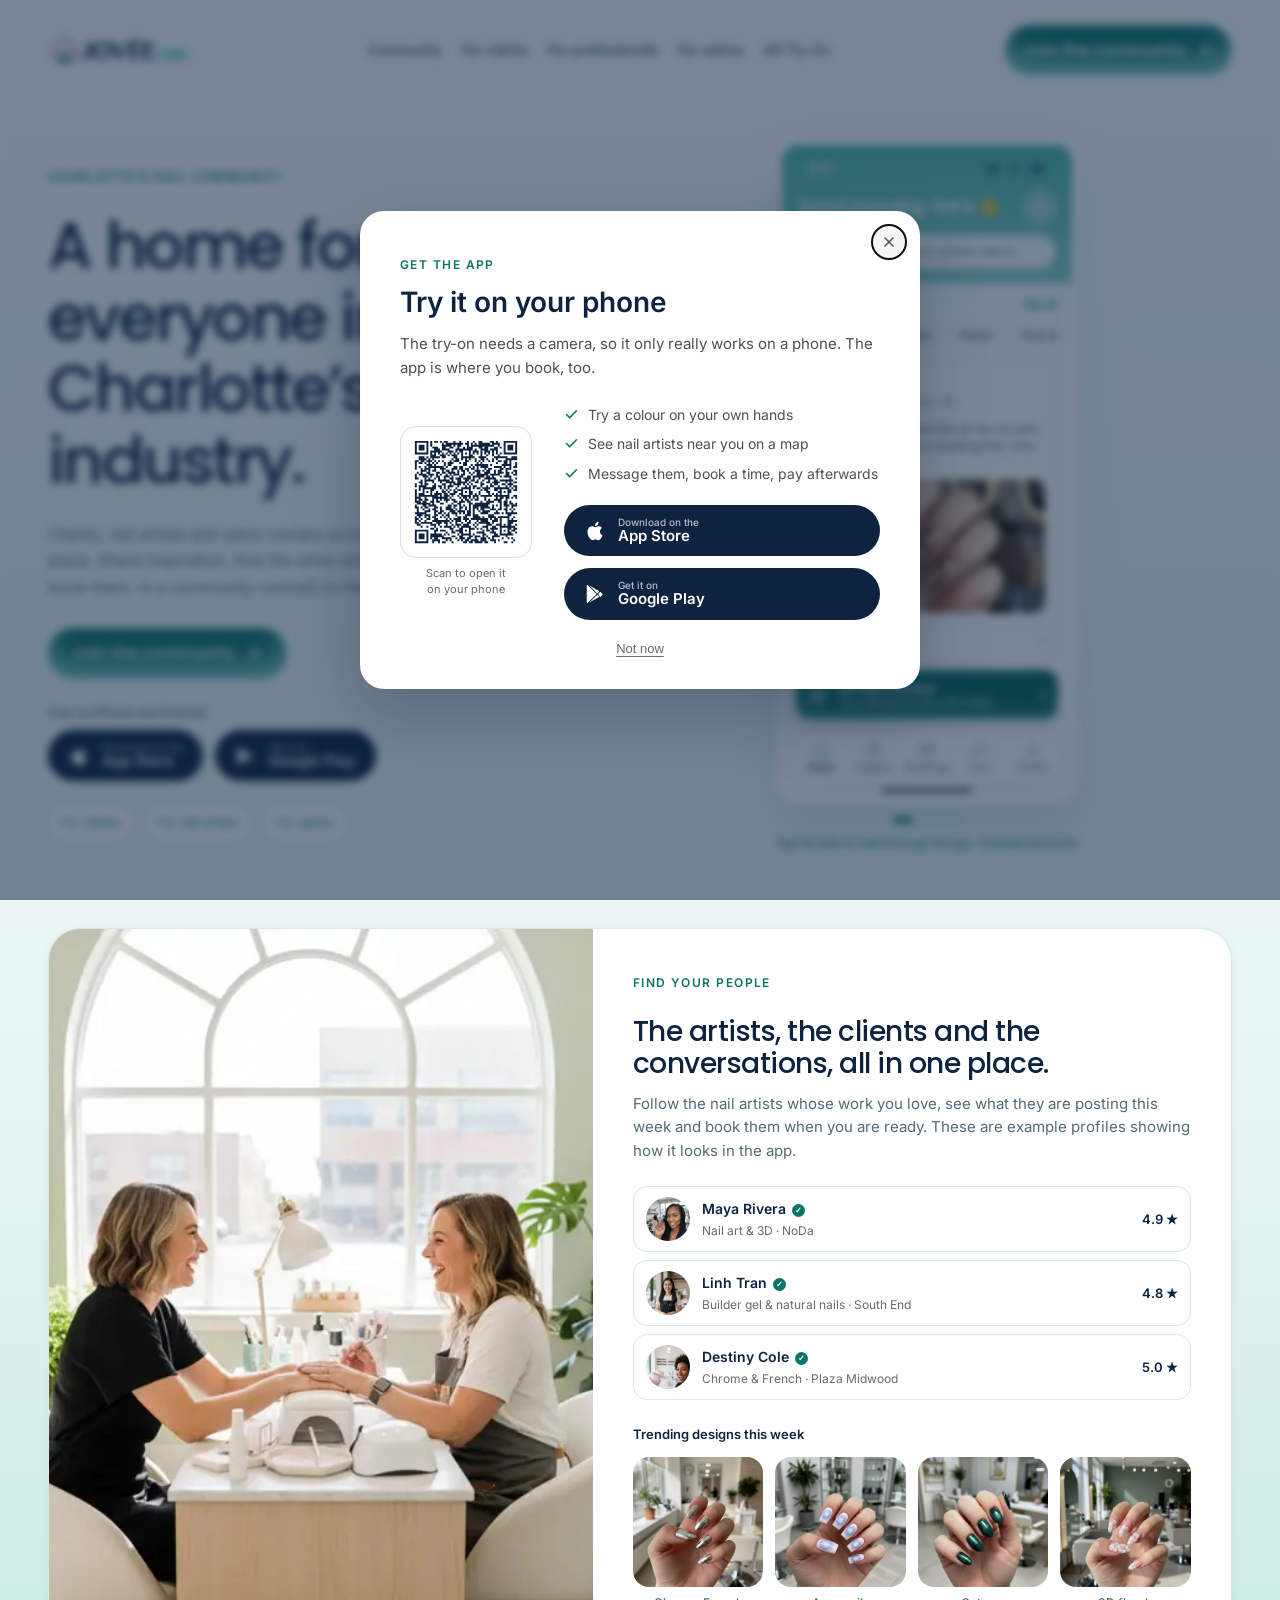
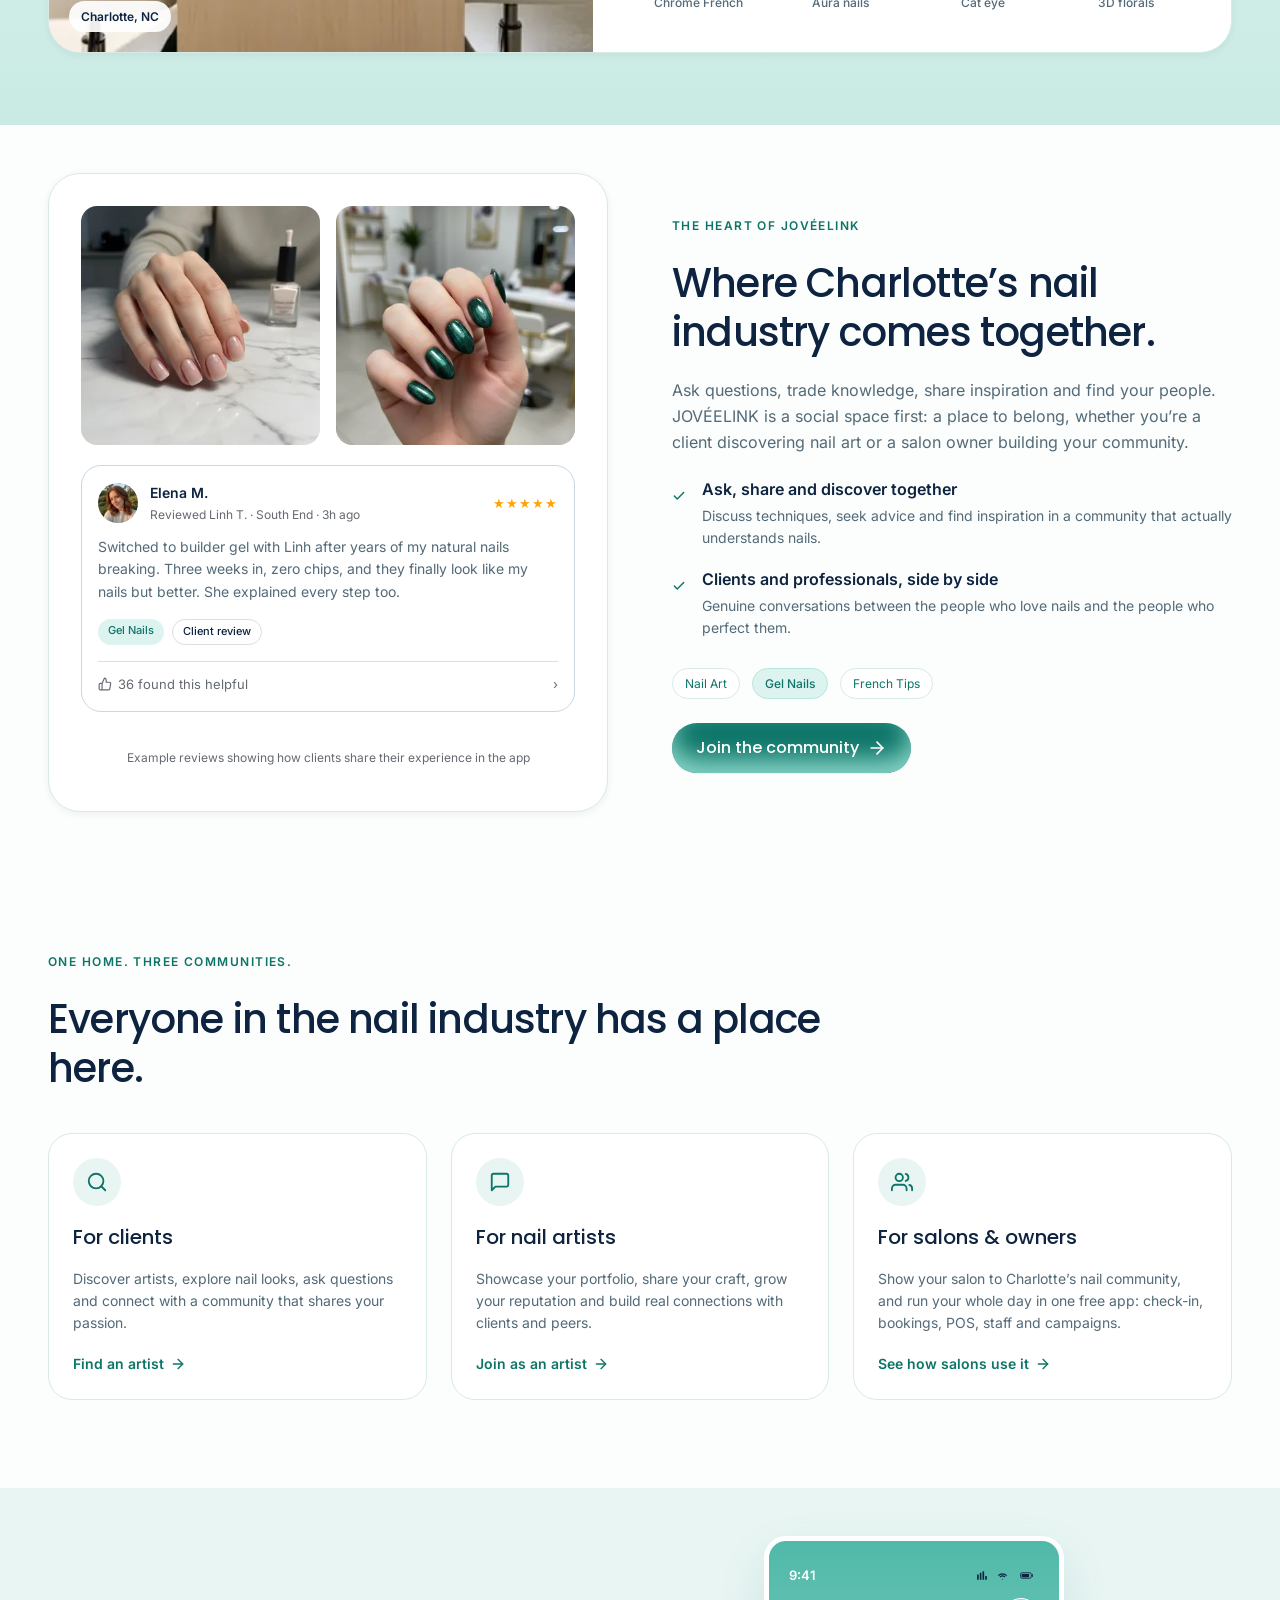
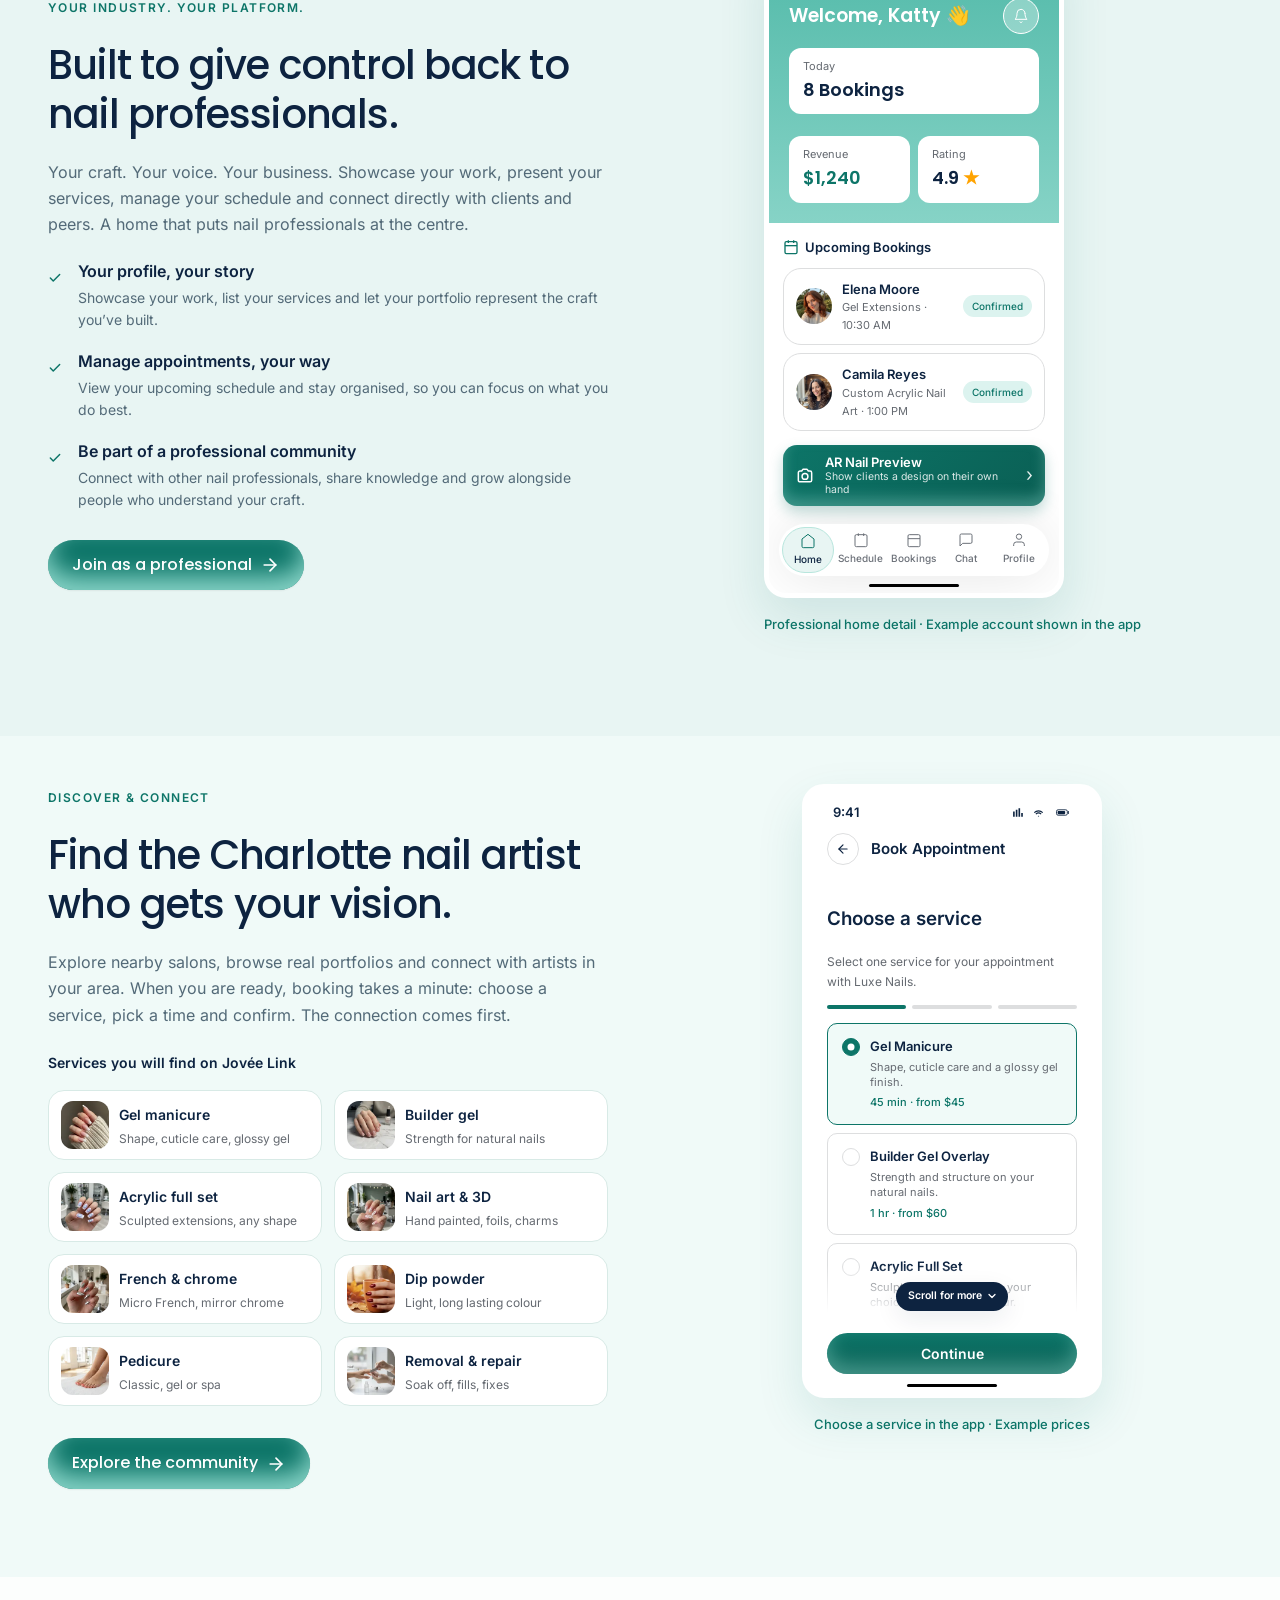
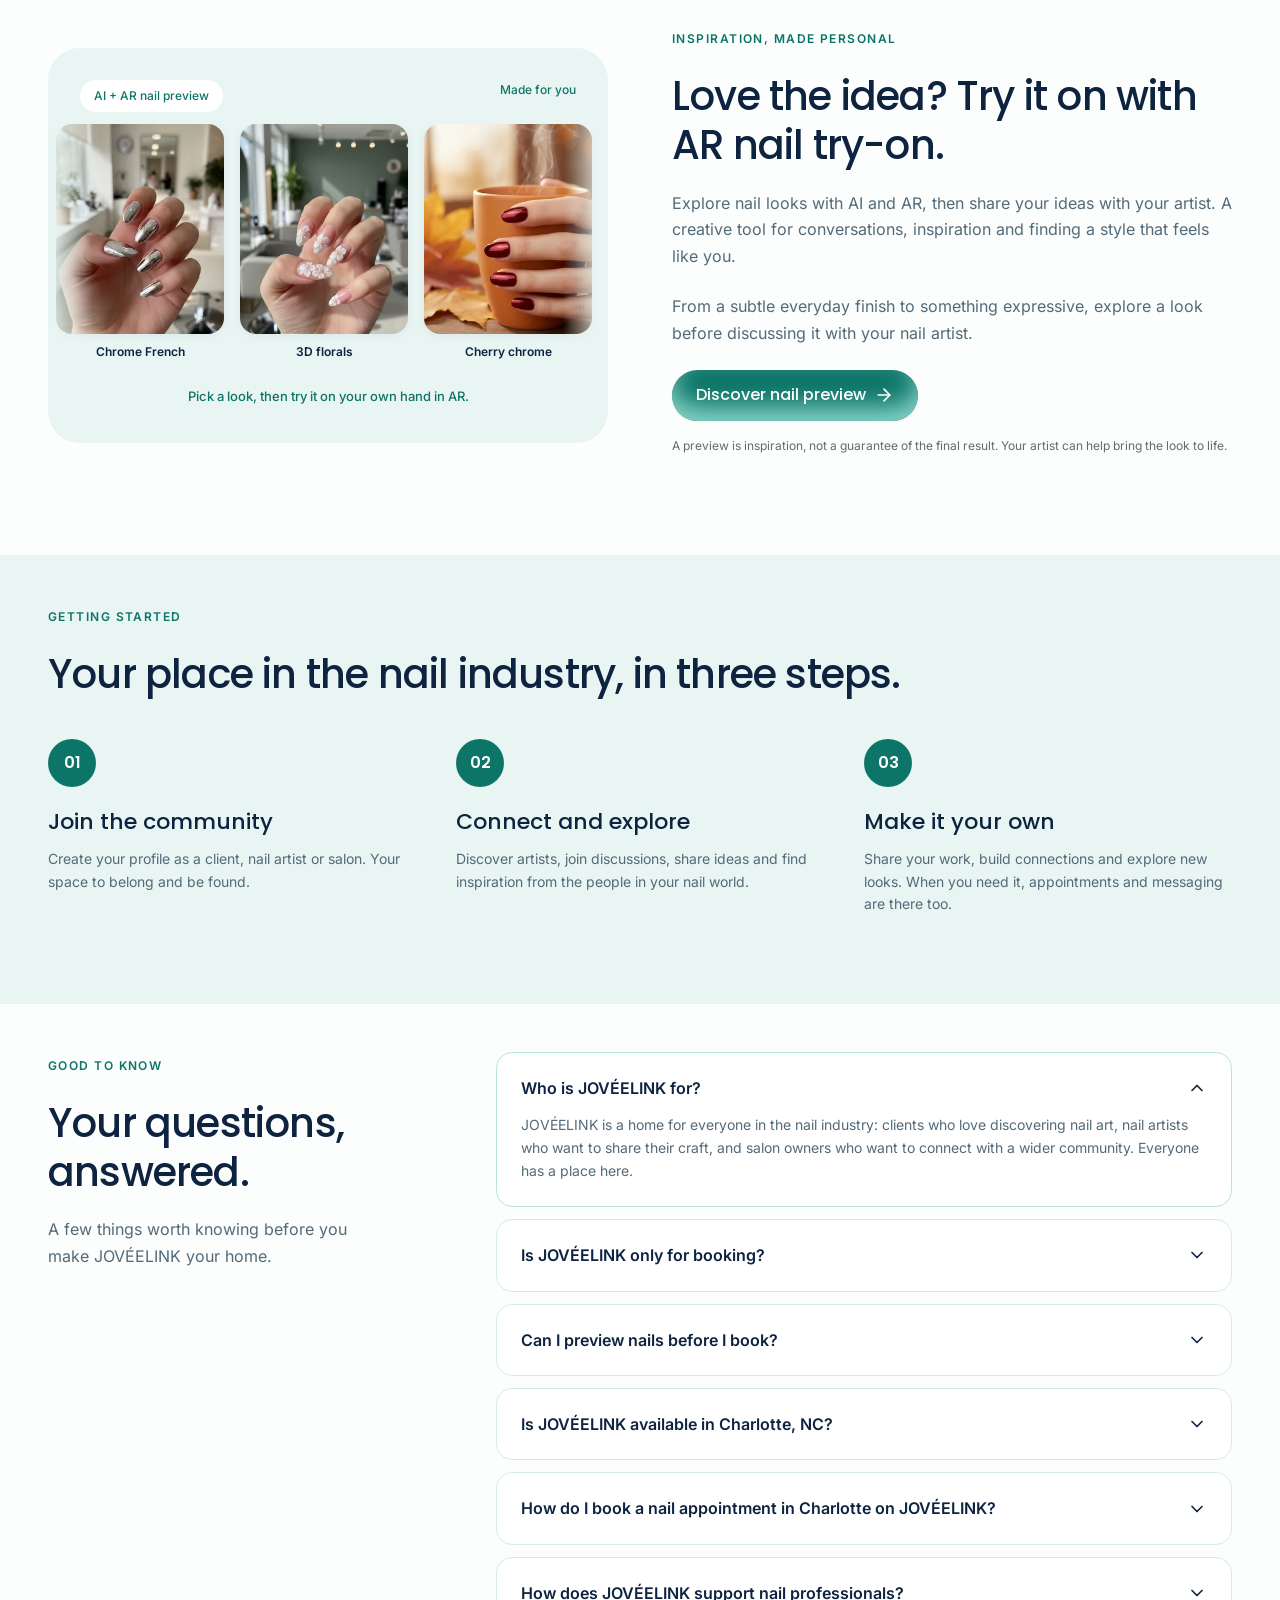
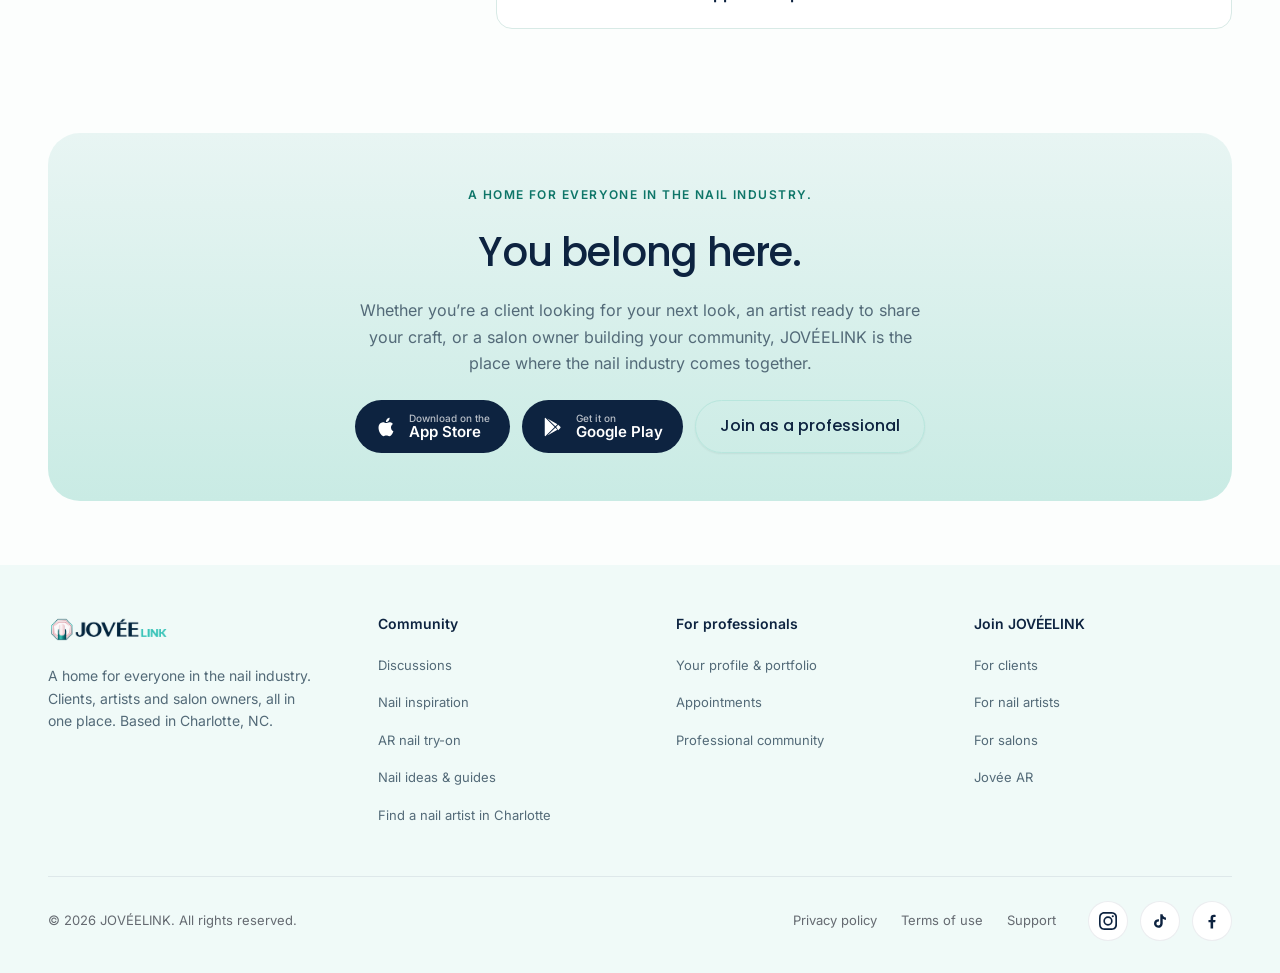
<file: index.html>
<!DOCTYPE html>
<html lang="en-US">
<head>
    <meta charset="UTF-8">
    <meta name="viewport" content="width=device-width, initial-scale=1.0, viewport-fit=cover">
    <!-- Google tag (gtag.js) -->
    <script async src="https://www.googletagmanager.com/gtag/js?id=G-ERKQ239G6V"></script>
    <script>
      window.dataLayer = window.dataLayer || [];
      function gtag(){dataLayer.push(arguments);}
      gtag('js', new Date());
      if (/(^|\.)joveelink\.com$/.test(location.hostname)) {
        gtag('config', 'G-ERKQ239G6V', { linker: { domains: ['joveelink.com', 'joveear.ai'] } });
        gtag('config', 'AW-18434585912');
      }
    </script>
    <title>Jovée Link: Charlotte's Nail Community | Find & Book Nail Artists</title>
    <meta name="description" content="Charlotte's nail community. Find nail artists near you, see their real work and prices, book your nail appointment and try designs on your own hand with AR. Free app.">
    <link rel="canonical" href="https://www.joveelink.com/">
    <meta property="og:type" content="website">
    <meta property="og:site_name" content="Jovée Link">
    <meta property="og:url" content="https://www.joveelink.com/">
    <meta property="og:title" content="Jovée Link: Charlotte&#x27;s Nail Community | Find &amp; Book Nail Artists">
    <meta property="og:description" content="Charlotte's nail community. Find nail artists near you, see their real work and prices, book your nail appointment and try designs on your own hand with AR. Free app.">
    <meta property="og:locale" content="en_US">
    <meta property="og:image" content="https://www.joveelink.com/assets/og-home.jpg">
    <meta property="og:image:width" content="1200">
    <meta property="og:image:height" content="630">
    <meta property="og:image:alt" content="A nail artist and her client at the manicure table in a bright Charlotte salon">
    <meta name="twitter:image" content="https://www.joveelink.com/assets/og-home.jpg">
    <meta name="twitter:card" content="summary_large_image">
    <meta name="twitter:title" content="Jovée Link: Charlotte&#x27;s Nail Community | Find &amp; Book Nail Artists">
    <meta name="twitter:description" content="Charlotte's nail community. Find nail artists near you, see their real work and prices, book your nail appointment and try designs on your own hand with AR. Free app.">
    <link rel="icon" type="image/png" sizes="32x32" href="/assets/favicon-32.png">
    <link rel="icon" type="image/png" sizes="192x192" href="/assets/favicon-192.png">
    <link rel="apple-touch-icon" sizes="180x180" href="/assets/apple-touch-icon.png">
    <meta name="theme-color" content="#0d7568">
    <link rel="preload" href="/assets/fonts/poppins-latin-500-normal.woff2" as="font" type="font/woff2" crossorigin>
    <link rel="preload" href="/assets/fonts/inter-latin-400-normal.woff2" as="font" type="font/woff2" crossorigin>
    <style>
@font-face { font-family: 'Poppins'; font-style: normal; font-weight: 400; font-display: swap; src: url(/assets/fonts/poppins-latin-400-normal.woff2) format('woff2'); unicode-range: U+0000-00FF, U+0131, U+0152-0153, U+02BB-02BC, U+02C6, U+02DA, U+02DC, U+0304, U+0308, U+0329, U+2000-206F, U+20AC, U+2122, U+2191, U+2193, U+2212, U+2215, U+FEFF, U+FFFD; }
@font-face { font-family: 'Poppins'; font-style: normal; font-weight: 500; font-display: swap; src: url(/assets/fonts/poppins-latin-500-normal.woff2) format('woff2'); unicode-range: U+0000-00FF, U+0131, U+0152-0153, U+02BB-02BC, U+02C6, U+02DA, U+02DC, U+0304, U+0308, U+0329, U+2000-206F, U+20AC, U+2122, U+2191, U+2193, U+2212, U+2215, U+FEFF, U+FFFD; }
@font-face { font-family: 'Poppins'; font-style: normal; font-weight: 600; font-display: swap; src: url(/assets/fonts/poppins-latin-600-normal.woff2) format('woff2'); unicode-range: U+0000-00FF, U+0131, U+0152-0153, U+02BB-02BC, U+02C6, U+02DA, U+02DC, U+0304, U+0308, U+0329, U+2000-206F, U+20AC, U+2122, U+2191, U+2193, U+2212, U+2215, U+FEFF, U+FFFD; }
@font-face { font-family: 'Inter'; font-style: normal; font-weight: 400; font-display: swap; src: url(/assets/fonts/inter-latin-400-normal.woff2) format('woff2'); unicode-range: U+0000-00FF, U+0131, U+0152-0153, U+02BB-02BC, U+02C6, U+02DA, U+02DC, U+0304, U+0308, U+0329, U+2000-206F, U+20AC, U+2122, U+2191, U+2193, U+2212, U+2215, U+FEFF, U+FFFD; }
@font-face { font-family: 'Inter'; font-style: normal; font-weight: 500; font-display: swap; src: url(/assets/fonts/inter-latin-500-normal.woff2) format('woff2'); unicode-range: U+0000-00FF, U+0131, U+0152-0153, U+02BB-02BC, U+02C6, U+02DA, U+02DC, U+0304, U+0308, U+0329, U+2000-206F, U+20AC, U+2122, U+2191, U+2193, U+2212, U+2215, U+FEFF, U+FFFD; }
@font-face { font-family: 'Inter'; font-style: normal; font-weight: 600; font-display: swap; src: url(/assets/fonts/inter-latin-600-normal.woff2) format('woff2'); unicode-range: U+0000-00FF, U+0131, U+0152-0153, U+02BB-02BC, U+02C6, U+02DA, U+02DC, U+0304, U+0308, U+0329, U+2000-206F, U+20AC, U+2122, U+2191, U+2193, U+2212, U+2215, U+FEFF, U+FFFD; }
        /* ==========================================
           DESIGN TOKENS (from Figma v2)
           ========================================== */
        :root {
            /* Brand */
            --brand-navy: #0d2340;
            --brand-teal: #0d7568;
            --brand-mint: #e8f5f3;

            /* Teal scale */
            --teal-50: #f0faf8;
            --teal-100: #dcf3ef;
            --teal-200: #b8e6dd;
            --teal-300: #86d3c6;
            --teal-950: #062a25;

            /* Dark blue scale */
            --navy-200: #c9d8e2;
            --navy-800: #1f3a4f;
            --navy-900: #0d2340;

            /* Neutral */
            --white: #ffffff;
            --gray-50: #f5f5f5;
            --gray-100: #dddedf;
            --gray-400: #6b7078;
            --gray-500: #656a71;
            --gray-700: #4d5157;
            --gray-800: #383b40;
            --gray-900: #212326;
            --black: #101828;

            /* Accent */
            --orange: #ffa300;

            /* Semantic */
            --text-strong: var(--navy-900);
            --text-body: var(--gray-700);
            --text-muted: var(--gray-500);
            --text-eyebrow: var(--brand-teal);

            /* Spacing */
            --sp-1: 4px;
            --sp-2: 8px;
            --sp-3: 12px;
            --sp-4: 16px;
            --sp-5: 20px;
            --sp-6: 24px;
            --sp-8: 32px;
            --sp-10: 40px;
            --sp-12: 48px;
            --sp-16: 64px;
            --sp-20: 80px;
            --sp-24: 96px;

            /* Radius */
            --r-sm: 8px;
            --r-md: 16px;
            --r-lg: 24px;
            --r-xl: 32px;
            --r-pill: 999px;

            /* Shadow */
            --shadow-xs: 0 1px 2px rgba(13, 13, 18, 0.06);
            --shadow-sm: 0 2px 8px rgba(13, 35, 64, 0.06);
            --shadow-md: 0 8px 24px rgba(13, 35, 64, 0.08);
            --shadow-lg: 0 16px 40px rgba(13, 35, 64, 0.10);

            /* Teal button w/ inner-shadow glow (per Figma Button Inner shadow) */
            --shadow-btn: 0 1px 2px rgba(13, 13, 18, 0.06), inset 0 -14px 24px rgba(134, 211, 198, 0.5);

            /* Easing */
            --ease: cubic-bezier(0.16, 1, 0.3, 1);

            /* Fonts */
            --font-head: 'Poppins', -apple-system, BlinkMacSystemFont, 'Segoe UI', sans-serif;
            --font-body: 'Inter', -apple-system, BlinkMacSystemFont, 'Segoe UI', sans-serif;

            /* Layout */
            --container: 1200px;
            --gutter: 24px;
        }

        * { box-sizing: border-box; }

        html { scroll-behavior: smooth; }

        body {
            margin: 0;
            font-family: var(--font-body);
            font-size: 16px;
            line-height: 1.6;
            color: var(--text-body);
            background: var(--white);
            -webkit-font-smoothing: antialiased;
            -moz-osx-font-smoothing: grayscale;
        }

        img { max-width: 100%; height: auto; display: block; }

        a { color: inherit; text-decoration: none; }

        .container {
            max-width: var(--container);
            margin: 0 auto;
            padding: 0 var(--gutter);
        }

        /* ==========================================
           TYPOGRAPHY
           ========================================== */
        .eyebrow {
            display: inline-block;
            font-family: var(--font-body);
            font-size: 12px;
            font-weight: 600;
            letter-spacing: 1.6px;
            text-transform: uppercase;
            color: var(--text-eyebrow);
            margin: 0 0 var(--sp-5);
        }

        .h1 {
            font-family: var(--font-head);
            font-weight: 600;
            font-size: clamp(40px, 5.6vw, 72px);
            line-height: 1.08;
            letter-spacing: -1.5px;
            color: var(--text-strong);
            margin: 0 0 var(--sp-6);
        }

        .h2 {
            font-family: var(--font-head);
            font-weight: 600;
            font-size: clamp(30px, 3.8vw, 48px);
            line-height: 1.1;
            letter-spacing: -1px;
            color: var(--text-strong);
            margin: 0 0 var(--sp-5);
        }

        .lede {
            font-size: 17px;
            line-height: 1.6;
            color: var(--text-body);
            margin: 0 0 var(--sp-8);
            max-width: 60ch;
        }

        .lede--tight { margin-bottom: var(--sp-6); max-width: 56ch; }

        strong { font-weight: 600; color: var(--text-strong); }

        /* ==========================================
           BUTTONS
           ========================================== */
        .btn {
            display: inline-flex;
            align-items: center;
            gap: var(--sp-3);
            padding: 14px 24px;
            border-radius: var(--r-pill);
            font-family: var(--font-body);
            font-weight: 600;
            font-size: 15px;
            text-decoration: none;
            cursor: pointer;
            border: none;
            transition: transform 0.3s var(--ease), box-shadow 0.3s var(--ease), background 0.3s var(--ease);
            white-space: nowrap;
        }
        .btn-primary {
            background: var(--brand-teal);
            color: var(--white);
            box-shadow: var(--shadow-btn);
        }
        .btn-primary:hover {
            transform: translateY(-1px);
            background: #0a5f54;
        }
        .btn-primary svg { width: 18px; height: 18px; stroke: currentColor; }

        .btn-outline {
            background: transparent;
            color: var(--text-strong);
            border: 1.5px solid var(--gray-100);
        }
        .btn-outline:hover {
            border-color: var(--text-strong);
            background: var(--white);
        }

        .btn-sm { padding: 10px 18px; font-size: 14px; }

        /* App-store buttons */
        .btn-store {
            display: inline-flex;
            align-items: center;
            gap: 12px;
            background: var(--navy-900);
            color: var(--white);
            padding: 14px 22px;
            border-radius: var(--r-md);
            text-decoration: none;
            transition: transform 0.3s var(--ease), box-shadow 0.3s var(--ease);
        }
        .btn-store:hover { transform: translateY(-1px); box-shadow: var(--shadow-md); }
        .btn-store svg { width: 22px; height: 22px; flex-shrink: 0; fill: currentColor; }
        .btn-store-text { display: flex; flex-direction: column; line-height: 1.1; text-align: left; }
        .btn-store-text small { font-size: 10px; font-weight: 500; opacity: 0.7; }
        .btn-store-text strong { font-size: 15px; font-weight: 700; color: var(--white); }

        /* ==========================================
           PILL CHIPS (outlined tags)
           ========================================== */
        .chip {
            display: inline-flex;
            align-items: center;
            padding: 8px 16px;
            border-radius: var(--r-pill);
            border: 1.5px solid var(--teal-200);
            background: var(--white);
            font-size: 13px;
            font-weight: 500;
            color: var(--text-strong);
        }
        .chip-mint {
            background: var(--teal-100);
            border-color: var(--teal-200);
            color: var(--brand-teal);
        }

        /* ==========================================
           NAV
           ========================================== */
        .nav {
            position: sticky;
            top: 0;
            z-index: 100;
            background: rgba(255, 255, 255, 0.85);
            backdrop-filter: blur(16px) saturate(1.6);
            -webkit-backdrop-filter: blur(16px) saturate(1.6);
            border-bottom: 1px solid rgba(13, 35, 64, 0.04);
        }
        .nav-inner {
            display: flex;
            align-items: center;
            justify-content: space-between;
            gap: var(--sp-6);
            padding: 16px 0;
        }
        .nav-logo { display: flex; align-items: center; }
        .nav-logo img { height: 34px; width: auto; }
        .nav-links {
            display: flex;
            align-items: center;
            gap: var(--sp-8);
            list-style: none;
            margin: 0;
            padding: 0;
        }
        .nav-links a {
            font-size: 15px;
            font-weight: 500;
            color: var(--text-strong);
            transition: color 0.3s var(--ease);
        }
        .nav-links a:hover { color: var(--brand-teal); }

        .nav-cta { display: flex; align-items: center; gap: var(--sp-3); }

        .hamburger {
            display: none;
            background: none;
            border: none;
            padding: 8px;
            cursor: pointer;
        }
        .hamburger span {
            display: block;
            width: 24px;
            height: 2px;
            background: var(--text-strong);
            margin: 5px 0;
            transition: all 0.3s var(--ease);
        }

        .mobile-menu {
            display: none;
            position: fixed;
            inset: 64px 0 0;
            background: var(--white);
            z-index: 99;
            padding: var(--sp-8) var(--gutter);
            flex-direction: column;
            gap: var(--sp-6);
        }
        .mobile-menu.open { display: flex; }
        .mobile-menu a {
            font-size: 20px;
            font-weight: 500;
            color: var(--text-strong);
            padding: var(--sp-3) 0;
            border-bottom: 1px solid var(--gray-100);
        }
        .mobile-menu .btn-primary { margin-top: var(--sp-4); align-self: flex-start; }
        .hamburger[aria-expanded="true"] span:nth-child(1) { transform: translateY(7px) rotate(45deg); }
        .hamburger[aria-expanded="true"] span:nth-child(2) { opacity: 0; }
        .hamburger[aria-expanded="true"] span:nth-child(3) { transform: translateY(-7px) rotate(-45deg); }
        .mobile-menu { overflow-y: auto; -webkit-overflow-scrolling: touch; }
        .mobile-menu a.btn-primary { color: var(--white); border-bottom: 0; justify-content: center; align-self: stretch; font-size: 16px; }
        .mobile-menu .mobile-menu-ext { display: inline-flex; align-items: center; gap: 6px; }
        .mobile-menu .mobile-menu-ext svg { width: 16px; height: 16px; opacity: .7; }

        /* ==========================================
           SECTIONS – shared
           ========================================== */
        section { padding: var(--sp-24) 0; }

        /* Keep in step with assets/v2/site.css — this page inlines its own
           copy of the design system instead of linking it. 96px bottom against
           96px top is 192px between any two blocks, a quarter of a 768px
           viewport; the page still opens and closes on a full 96px and only
           the joint halves. The footer is --brand-mint and so are several of
           the sections running into it, so that joint has no visual boundary
           at all and is trimmed from both sides. */
        section + section,
        section + .footer { padding-top: var(--sp-12); }
        section:has(+ .footer) { padding-bottom: var(--sp-16); }

        .section-mint { background: var(--brand-mint); }

        .section-head { margin-bottom: var(--sp-12); max-width: 820px; }
        .section-head .lede { max-width: 60ch; }

        .checklist { list-style: none; padding: 0; margin: 0 0 var(--sp-8); display: flex; flex-direction: column; gap: var(--sp-6); }
        .checklist li { display: flex; gap: var(--sp-4); align-items: flex-start; }
        .checklist .check {
            flex-shrink: 0;
            width: 22px;
            height: 22px;
            margin-top: 2px;
            color: var(--brand-teal);
        }
        .checklist .check svg { width: 100%; height: 100%; }
        .checklist h3 {
            font-family: var(--font-body);
            font-size: 16px;
            font-weight: 600;
            color: var(--text-strong);
            margin: 0 0 4px;
            line-height: 1.4;
        }
        .checklist p {
            font-size: 15px;
            color: var(--text-body);
            margin: 0;
            line-height: 1.55;
        }

        .two-col {
            display: grid;
            grid-template-columns: 1fr 1fr;
            gap: var(--sp-16);
            align-items: center;
        }

        /* ==========================================
           1 · HERO (Welcome)
           ========================================== */
        .hero {
            padding: var(--sp-20) 0 var(--sp-24);
            background: linear-gradient(180deg, var(--brand-mint) 0%, #f3faf8 100%);
            overflow: hidden;
        }
        .hero-grid {
            display: grid;
            grid-template-columns: 1.1fr 0.9fr 0.75fr;
            gap: var(--sp-8);
            align-items: start;
        }
        .hero-copy { padding-top: var(--sp-8); }
        .hero-copy .ctas { display: flex; gap: var(--sp-3); flex-wrap: wrap; margin-bottom: var(--sp-6); }
        .hero-chips { display: flex; gap: var(--sp-3); flex-wrap: wrap; }
        .hero-chips .chip { text-decoration: none; transition: border-color 0.2s var(--ease), color 0.2s var(--ease); }
        .hero-chips .chip:hover { border-color: var(--brand-teal); color: var(--brand-teal); }
        .hero-stores { display: flex; flex-direction: column; gap: var(--sp-2); margin-bottom: var(--sp-6); }
        .hero-stores-label { font-size: 13px; font-weight: 600; color: var(--text-muted, #5b6b78); }
        .hero-stores-row { display: flex; gap: var(--sp-3); flex-wrap: wrap; }

        .hero-phone-col {
            display: flex;
            justify-content: center;
            align-items: start;
        }

        .hero-side {
            display: flex;
            flex-direction: column;
            gap: var(--sp-6);
            margin-top: var(--sp-12);
        }
        .hero-side-img {
            border-radius: var(--r-lg);
            overflow: hidden;
            aspect-ratio: 4/5;
            background: var(--teal-100);
        }
        .hero-side-img img { width: 100%; height: 100%; object-fit: cover; }
        .hero-side-title {
            font-family: var(--font-head);
            font-weight: 600;
            font-size: 28px;
            line-height: 1.15;
            color: var(--text-strong);
            margin: var(--sp-2) 0 var(--sp-2);
        }
        .hero-side-sub {
            font-size: 15px;
            color: var(--text-body);
            margin: 0;
            line-height: 1.5;
        }

        .hero-caption {
            text-align: right;
            margin-top: var(--sp-10);
            font-size: 13px;
            color: var(--brand-teal);
            font-weight: 500;
        }

        /* ==========================================
           PHONE FRAME (shared)
           ========================================== */
        .phone {
            width: 320px;
            background: var(--white);
            border-radius: 42px;
            border: 10px solid var(--navy-900);
            box-shadow: 0 24px 48px rgba(13, 35, 64, 0.18), 0 4px 12px rgba(13, 35, 64, 0.08);
            overflow: hidden;
            position: relative;
            font-family: var(--font-body);
            color: var(--navy-900);
            flex-shrink: 0;
        }
        .phone-notch {
            position: absolute;
            top: 8px;
            left: 50%;
            transform: translateX(-50%);
            width: 92px;
            height: 24px;
            background: var(--navy-900);
            border-radius: 999px;
            z-index: 2;
        }
        .phone-status {
            display: flex;
            justify-content: space-between;
            align-items: center;
            padding: 10px 24px 2px;
            font-size: 13px;
            font-weight: 600;
            color: var(--navy-900);
        }
        .phone-status-icons {
            display: flex;
            gap: 4px;
            align-items: center;
            font-size: 11px;
        }

        /* Community/Home phone */
        .phone-home-head {
            background: linear-gradient(180deg, #a9ddd2 0%, #86d3c6 100%);
            padding: 44px 20px 20px;
            margin-top: -20px;
            position: relative;
        }
        .phone-home-head .status-bar {
            display: flex;
            justify-content: space-between;
            font-size: 13px;
            font-weight: 600;
            color: var(--navy-900);
            margin-bottom: 12px;
        }
        .phone-greet {
            font-family: var(--font-head);
            font-size: 20px;
            font-weight: 600;
            color: var(--navy-900);
        }
        .phone-bell {
            position: absolute;
            top: 54px;
            right: 20px;
            width: 36px;
            height: 36px;
            border-radius: 50%;
            background: rgba(255, 255, 255, 0.9);
            display: flex;
            align-items: center;
            justify-content: center;
            color: var(--navy-900);
        }
        .phone-bell svg { width: 16px; height: 16px; }

        .phone-body { padding: 16px 14px 0; }
        .phone-row-head { display: flex; align-items: center; gap: 8px; margin-bottom: 6px; }
        .phone-row-head .avatar {
            width: 24px; height: 24px; border-radius: 50%;
            background: var(--teal-100);
            display: flex; align-items: center; justify-content: center;
            color: var(--brand-teal);
        }
        .phone-row-head .avatar svg { width: 14px; height: 14px; }
        .phone-row-head .label { font-size: 14px; font-weight: 600; color: var(--navy-900); }
        .phone-sub {
            font-size: 12px;
            color: var(--gray-500);
            margin: 0 0 10px;
            line-height: 1.4;
        }
        .phone-ask-btn {
            background: linear-gradient(180deg, #0d7568 0%, #0a5f54 100%);
            color: #fff;
            border: none;
            border-radius: 999px;
            padding: 10px 14px;
            font-size: 12px;
            font-weight: 500;
            width: 100%;
            text-align: center;
            margin-bottom: 10px;
            box-shadow: inset 0 -8px 14px rgba(134, 211, 198, 0.5);
            font-family: var(--font-body);
        }
        .phone-photos {
            display: grid;
            grid-template-columns: 1fr 1fr;
            gap: 6px;
            margin-bottom: 10px;
        }
        .phone-photos img {
            width: 100%;
            aspect-ratio: 1/1;
            object-fit: cover;
            border-radius: 10px;
        }
        .phone-post {
            background: var(--white);
            border: 1px solid var(--gray-100);
            border-radius: 14px;
            padding: 12px;
            margin-bottom: 10px;
        }
        .phone-post-head { display: flex; gap: 8px; align-items: center; margin-bottom: 8px; }
        .phone-post-avatar {
            width: 28px; height: 28px; border-radius: 50%;
            background: linear-gradient(135deg, #d8c3b8, #a88877);
            flex-shrink: 0;
        }
        .phone-post-name { font-size: 13px; font-weight: 600; color: var(--navy-900); }
        .phone-post-meta { font-size: 11px; color: var(--gray-500); }
        .phone-post-text { font-size: 12px; color: var(--gray-700); line-height: 1.45; margin: 0 0 10px; }
        .phone-post-tags { display: flex; gap: 6px; margin-bottom: 10px; }
        .phone-tag {
            padding: 3px 10px;
            border-radius: 999px;
            font-size: 11px;
            font-weight: 500;
            background: var(--teal-100);
            color: var(--brand-teal);
        }
        .phone-tag--outline {
            background: var(--white);
            border: 1px solid var(--gray-100);
            color: var(--navy-900);
        }
        .phone-post-foot {
            display: flex;
            justify-content: space-between;
            align-items: center;
            font-size: 11px;
            color: var(--gray-500);
            border-top: 1px solid var(--gray-100);
            padding-top: 8px;
        }
        .phone-ar-pill {
            display: inline-flex;
            align-items: center;
            gap: 6px;
            background: linear-gradient(135deg, #e4c3d5, #b891a9);
            color: var(--white);
            padding: 7px 16px;
            border-radius: 999px;
            font-size: 12px;
            font-weight: 500;
            margin: 0 auto 12px;
            box-shadow: inset 0 -4px 8px rgba(255, 255, 255, 0.25);
        }
        .phone-ar-wrap { display: flex; justify-content: center; }

        .phone-tabs {
            display: grid;
            grid-template-columns: repeat(5, 1fr);
            padding: 6px 8px 14px;
            border-top: 1px solid var(--gray-100);
        }
        .phone-tab {
            display: flex;
            flex-direction: column;
            align-items: center;
            gap: 2px;
            font-size: 10px;
            font-weight: 500;
            color: var(--gray-500);
        }
        .phone-tab svg { width: 18px; height: 18px; stroke-width: 1.5; }
        .phone-tab.active { color: var(--brand-teal); }
        .phone-tab.active .tab-icon {
            background: var(--teal-100);
            color: var(--brand-teal);
            border-radius: 50%;
            padding: 5px;
        }
        .tab-icon { padding: 5px; display: flex; align-items: center; justify-content: center; }

        .phone-home-indicator {
            width: 110px;
            height: 4px;
            background: var(--navy-900);
            border-radius: 999px;
            margin: 0 auto 6px;
        }

        /* Pro-dashboard phone (section 5) */
        .phone-pro-head {
            background: linear-gradient(180deg, #a9ddd2 0%, #86d3c6 100%);
            padding: 44px 20px 20px;
            margin-top: -20px;
            position: relative;
        }
        .phone-pro-head .greet {
            font-family: var(--font-head);
            font-size: 19px;
            font-weight: 600;
            color: var(--navy-900);
        }
        .phone-stat-card {
            background: var(--white);
            border-radius: 12px;
            padding: 10px 14px;
            margin: 14px 0 0;
        }
        .phone-stat-card .lbl { font-size: 11px; color: var(--gray-500); }
        .phone-stat-card .val {
            font-family: var(--font-head);
            font-size: 18px;
            font-weight: 600;
            color: var(--navy-900);
        }
        .phone-stat-row { display: grid; grid-template-columns: 1fr 1fr; gap: 8px; margin: 8px 0 0; }
        .phone-stat-row .val-tr { color: var(--brand-teal); }

        .phone-section-h {
            display: flex;
            align-items: center;
            gap: 6px;
            font-size: 13px;
            font-weight: 600;
            color: var(--navy-900);
            padding: 14px 14px 10px;
        }
        .phone-section-h svg { width: 16px; height: 16px; color: var(--brand-teal); }

        .phone-booking {
            display: flex;
            align-items: center;
            gap: 10px;
            background: var(--white);
            border: 1px solid var(--gray-100);
            border-radius: 14px;
            padding: 10px 12px;
            margin: 0 14px 8px;
        }
        .phone-booking-avatar {
            width: 36px; height: 36px; border-radius: 50%;
            background: linear-gradient(135deg, #d8c3b8, #a88877);
            flex-shrink: 0;
        }
        .phone-booking-main { flex: 1; min-width: 0; }
        .phone-booking-name { font-size: 13px; font-weight: 600; color: var(--navy-900); }
        .phone-booking-svc { font-size: 11px; color: var(--gray-500); }
        .phone-booking-tag {
            background: var(--teal-100);
            color: var(--brand-teal);
            padding: 3px 9px;
            border-radius: 999px;
            font-size: 10px;
            font-weight: 500;
        }

        /* Booking-flow phone (section 6) */
        .phone-book-head {
            padding: 44px 20px 10px;
            margin-top: -20px;
            display: flex;
            align-items: center;
            gap: 12px;
        }
        .phone-back {
            width: 32px; height: 32px; border-radius: 50%;
            border: 1px solid var(--gray-100);
            display: flex; align-items: center; justify-content: center;
            color: var(--navy-900);
        }
        .phone-back svg { width: 14px; height: 14px; }
        .phone-book-title { font-size: 15px; font-weight: 600; color: var(--navy-900); }
        .phone-book-body { padding: 10px 20px 0; }
        .phone-book-body h4 {
            font-family: var(--font-head);
            font-size: 20px;
            font-weight: 600;
            color: var(--navy-900);
            margin: 0 0 4px;
        }
        .phone-book-body .intro { font-size: 12px; color: var(--gray-500); margin: 0 0 14px; }
        .phone-progress { display: flex; gap: 6px; margin: 0 0 20px; }
        .phone-progress span {
            flex: 1;
            height: 4px;
            border-radius: 999px;
            background: var(--gray-100);
        }
        .phone-progress span.active { background: var(--brand-teal); }
        .phone-svc {
            display: flex;
            align-items: flex-start;
            gap: 10px;
            padding: 12px 14px;
            border: 1.5px solid var(--gray-100);
            border-radius: 14px;
            margin-bottom: 10px;
        }
        .phone-svc.selected {
            border-color: var(--brand-teal);
            background: var(--teal-50);
        }
        .phone-svc-radio {
            width: 18px; height: 18px; border-radius: 50%;
            border: 1.5px solid var(--gray-100);
            flex-shrink: 0;
            margin-top: 2px;
            background: var(--white);
            position: relative;
        }
        .phone-svc.selected .phone-svc-radio {
            border-color: var(--brand-teal);
            background: var(--brand-teal);
        }
        .phone-svc.selected .phone-svc-radio::after {
            content: '';
            position: absolute;
            top: 50%; left: 50%;
            transform: translate(-50%, -50%);
            width: 7px; height: 7px;
            background: var(--white);
            border-radius: 50%;
        }
        .phone-svc-main { flex: 1; }
        .phone-svc-name { font-size: 13px; font-weight: 600; color: var(--navy-900); margin-bottom: 3px; }
        .phone-svc-desc { font-size: 11px; color: var(--gray-500); line-height: 1.4; margin-bottom: 4px; }
        .phone-svc-dur { font-size: 11px; color: var(--brand-teal); font-weight: 500; }

        .phone-continue {
            margin: 24px 20px 10px;
            background: linear-gradient(180deg, #0d7568 0%, #0a5f54 100%);
            color: #fff;
            border: none;
            border-radius: 999px;
            padding: 12px;
            width: calc(100% - 40px);
            font-size: 14px;
            font-weight: 600;
            box-shadow: inset 0 -10px 18px rgba(134, 211, 198, 0.45);
            font-family: var(--font-body);
        }

        /* Salon card (section 6) */
        .salon-card {
            width: 300px;
            background: var(--white);
            border-radius: 20px;
            box-shadow: var(--shadow-md);
            overflow: hidden;
            margin-right: 20px;
            align-self: flex-start;
        }
        .salon-card-img {
            width: 100%;
            aspect-ratio: 4/3;
            position: relative;
            background: var(--teal-100);
        }
        .salon-card-img img { width: 100%; height: 100%; object-fit: cover; }
        .salon-card-badge {
            position: absolute;
            top: 10px;
            right: 10px;
            background: rgba(255, 255, 255, 0.95);
            padding: 4px 10px;
            border-radius: 999px;
            font-size: 11px;
            font-weight: 500;
            color: var(--navy-900);
            display: inline-flex;
            align-items: center;
            gap: 4px;
        }
        .salon-card-body { padding: 14px; }
        .salon-card-name { font-size: 15px; font-weight: 600; color: var(--navy-900); display: inline-flex; align-items: center; gap: 6px; }
        .salon-card-tag {
            background: var(--teal-100);
            color: var(--brand-teal);
            padding: 3px 10px;
            border-radius: 999px;
            font-size: 11px;
            font-weight: 500;
            margin-left: 6px;
        }
        .salon-card-desc {
            font-size: 12px;
            color: var(--gray-500);
            margin: 6px 0 12px;
            line-height: 1.45;
        }
        .salon-card-foot {
            display: flex;
            align-items: center;
            justify-content: space-between;
            gap: 10px;
        }
        .salon-card-distance {
            display: inline-flex;
            align-items: center;
            gap: 4px;
            font-size: 12px;
            color: var(--brand-teal);
            font-weight: 500;
        }
        .salon-card-distance svg { width: 14px; height: 14px; }
        .salon-card-book {
            background: linear-gradient(180deg, #0d7568 0%, #0a5f54 100%);
            color: #fff;
            border: none;
            padding: 7px 14px;
            border-radius: 999px;
            font-size: 12px;
            font-weight: 500;
            box-shadow: inset 0 -5px 8px rgba(134, 211, 198, 0.45);
            font-family: var(--font-body);
        }

        /* ==========================================
           2 · COMMUNITY ("Where the nail industry comes together")
           ========================================== */
        .community-left {
            display: grid;
            grid-template-rows: auto auto;
            gap: var(--sp-5);
            padding: var(--sp-6);
            background: var(--white);
            border-radius: var(--r-xl);
            box-shadow: var(--shadow-sm);
            border: 1px solid var(--teal-100);
            position: relative;
        }
        .community-photos { display: grid; grid-template-columns: 1fr 1fr; gap: var(--sp-4); }
        .community-photos img { aspect-ratio: 1/1; object-fit: cover; border-radius: var(--r-md); width: 100%; height: auto; }
        .community-post {
            background: var(--white);
            border: 1px solid var(--teal-100);
            border-radius: var(--r-md);
            padding: var(--sp-5);
        }
        .community-post-head { display: flex; align-items: center; gap: var(--sp-3); margin-bottom: var(--sp-3); }
        .community-post-avatar {
            width: 36px; height: 36px; border-radius: 50%;
            background: var(--teal-100); color: var(--brand-teal);
            display: flex; align-items: center; justify-content: center;
            font-size: 13px; font-weight: 700; letter-spacing: 0.02em; flex-shrink: 0;
        }
        .community-post-avatar[data-tone="blush"] { background: #f7e1e7; color: #a3445f; }
        .community-post-avatar[data-tone="sand"] { background: #f1e6dc; color: #8a5a3c; }
        .community-left .community-photos img, .community-left .community-post { transition: opacity 0.25s var(--ease); }
        .community-left.is-swapping .community-photos img, .community-left.is-swapping .community-post { opacity: 0; }
        @media (prefers-reduced-motion: reduce) { .community-left .community-photos img, .community-left .community-post { transition: none; } }
        .community-post-name { font-size: 14px; font-weight: 600; color: var(--text-strong); }
        .community-post-meta { font-size: 12px; color: var(--text-muted); }
        .community-post-body { font-size: 14px; color: var(--text-body); margin: 0 0 var(--sp-4); line-height: 1.55; }
        .community-post-tags { display: flex; gap: var(--sp-2); margin-bottom: var(--sp-4); }
        .community-post-foot {
            display: flex;
            justify-content: space-between;
            align-items: center;
            padding-top: var(--sp-3);
            border-top: 1px solid var(--gray-100);
            font-size: 13px;
            color: var(--text-muted);
        }
        .community-post-foot svg { width: 14px; height: 14px; }
        .community-caption { text-align: center; margin-top: var(--sp-4); font-size: 12px; color: var(--text-muted); }

        .benefit-card--link { display: flex; flex-direction: column; text-decoration: none; color: inherit; transition: border-color 0.2s var(--ease), box-shadow 0.2s var(--ease), transform 0.2s var(--ease); }
        .benefit-card--link:hover { border-color: var(--teal-200); box-shadow: var(--shadow-md); transform: translateY(-2px); }
        .benefit-card--link:focus-visible { outline: 2px solid var(--brand-teal); outline-offset: 3px; }
        .benefit-more { margin-top: auto; padding-top: var(--sp-4); display: inline-flex; align-items: center; gap: 6px; font-size: 14px; font-weight: 600; color: var(--brand-teal); }
        .benefit-more svg { width: 16px; height: 16px; transition: transform 0.2s var(--ease); }
        .benefit-card--link:hover .benefit-more svg { transform: translateX(3px); }
        .community-chips { display: flex; gap: var(--sp-3); flex-wrap: wrap; margin-bottom: var(--sp-6); }
        .community-chips button.chip { cursor: pointer; font-family: inherit; transition: background 0.2s var(--ease), border-color 0.2s var(--ease), color 0.2s var(--ease); }
        .community-chips button.chip:hover { border-color: var(--brand-teal); }
        .community-chips button.chip[aria-selected="true"] { background: var(--teal-100); border-color: var(--teal-200); color: var(--brand-teal); font-weight: 600; }
        .community-chips button.chip:focus-visible { outline: 2px solid var(--brand-teal); outline-offset: 2px; }

        /* ==========================================
           3 · BENEFITS (Three audience cards)
           ========================================== */
        .benefits-head { margin-bottom: var(--sp-10); max-width: 820px; }
        .benefit-grid { display: grid; grid-template-columns: repeat(3, 1fr); gap: var(--sp-5); }
        .benefit-card {
            background: var(--white);
            border: 1px solid var(--gray-100);
            border-radius: var(--r-lg);
            padding: var(--sp-8);
            transition: transform 0.3s var(--ease), box-shadow 0.3s var(--ease);
        }
        .benefit-card:hover {
            transform: translateY(-4px);
            box-shadow: var(--shadow-md);
        }
        .benefit-icon {
            width: 48px;
            height: 48px;
            border-radius: 50%;
            background: var(--brand-mint);
            color: var(--brand-teal);
            display: flex;
            align-items: center;
            justify-content: center;
            margin-bottom: var(--sp-6);
        }
        .benefit-icon svg { width: 22px; height: 22px; }
        .benefit-card h3 {
            font-family: var(--font-head);
            font-size: 20px;
            font-weight: 600;
            color: var(--text-strong);
            margin: 0 0 var(--sp-3);
        }
        .benefit-card p {
            font-size: 15px;
            color: var(--text-body);
            margin: 0;
            line-height: 1.6;
        }

        /* ==========================================
           5 · PROS (Pro dashboard) & 6 · DISCOVERY  share two-col mint
           ========================================== */
        .pros-visual, .discovery-visual {
            display: flex;
            justify-content: center;
            align-items: start;
        }
        .pros-caption, .discovery-caption {
            text-align: center;
            font-size: 13px;
            color: var(--brand-teal);
            font-weight: 500;
            margin-top: var(--sp-4);
        }
        .discovery-visual { gap: var(--sp-6); align-items: flex-start; }
        .discovery-cards { display: flex; gap: var(--sp-6); align-items: flex-start; }

        /* ==========================================
           7 · AR (Love the idea)
           ========================================== */
        .ar-visual {
            background: var(--brand-mint);
            border-radius: var(--r-xl);
            padding: var(--sp-10);
            position: relative;
            overflow: hidden;
            text-align: center;
        }
        .ar-badge {
            position: absolute;
            top: var(--sp-6);
            left: var(--sp-6);
            background: var(--white);
            padding: 6px 14px;
            border-radius: var(--r-pill);
            font-size: 12px;
            font-weight: 500;
            color: var(--brand-teal);
        }
        .ar-made-for-you {
            position: absolute;
            top: var(--sp-6);
            right: var(--sp-6);
            font-size: 12px;
            color: var(--brand-teal);
            font-weight: 500;
        }
        .ar-hand {
            max-width: 320px;
            margin: var(--sp-8) auto 0;
            border-radius: var(--r-md);
            overflow: hidden;
        }
        .ar-hand img { width: 100%; display: block; }
        .ar-caption {
            margin-top: var(--sp-6);
            font-size: 13px;
            color: var(--brand-teal);
            font-weight: 500;
        }
        .ar-finepr {
            font-size: 12px;
            color: var(--text-muted);
            margin-top: var(--sp-4);
            line-height: 1.5;
        }

        /* ==========================================
           8 · HOW IT WORKS (3 steps)
           ========================================== */
        .how-head { margin-bottom: var(--sp-10); max-width: 920px; }
        .how-grid { display: grid; grid-template-columns: repeat(3, 1fr); gap: var(--sp-10); }
        .how-step { }
        .how-num {
            display: inline-flex;
            align-items: center;
            justify-content: center;
            width: 48px;
            height: 48px;
            border-radius: 50%;
            background: linear-gradient(135deg, #a9ddd2 0%, #86d3c6 100%);
            color: var(--navy-900);
            font-family: var(--font-head);
            font-weight: 600;
            font-size: 14px;
            margin-bottom: var(--sp-5);
        }
        .how-step h3 {
            font-family: var(--font-head);
            font-size: 22px;
            font-weight: 600;
            color: var(--text-strong);
            margin: 0 0 var(--sp-3);
        }
        .how-step p {
            font-size: 15px;
            color: var(--text-body);
            line-height: 1.55;
            margin: 0;
        }

        /* ==========================================
           9 · FAQ
           ========================================== */
        .faq-two {
            display: grid;
            grid-template-columns: 0.75fr 1.5fr;
            gap: var(--sp-16);
        }
        .faq-head .lede { max-width: 32ch; }
        .faq-list { display: flex; flex-direction: column; gap: var(--sp-3); }
        .faq-item {
            background: var(--white);
            border: 1px solid var(--gray-100);
            border-radius: var(--r-lg);
            padding: var(--sp-6) var(--sp-8);
            transition: border-color 0.3s var(--ease);
        }
        .faq-item[open] { border-color: var(--teal-200); }
        .faq-item summary {
            list-style: none;
            cursor: pointer;
            display: flex;
            justify-content: space-between;
            align-items: center;
            gap: var(--sp-4);
            font-family: var(--font-body);
            font-weight: 600;
            font-size: 17px;
            color: var(--text-strong);
            line-height: 1.4;
        }
        .faq-item summary::-webkit-details-marker { display: none; }
        .faq-chev {
            flex-shrink: 0;
            width: 20px;
            height: 20px;
            transition: transform 0.3s var(--ease);
            color: var(--text-strong);
            transform: rotate(180deg); /* the drawn arrow points up: turned, it points down on a closed question */
        }
        .faq-item[open] .faq-chev { transform: none; }
        .faq-item p {
            margin: var(--sp-4) 0 0;
            font-size: 15px;
            color: var(--text-body);
            line-height: 1.65;
        }

        /* ==========================================
           10 · YOU BELONG HERE + FOOTER
           ========================================== */
        .belong-wrap { padding: var(--sp-20) 0 var(--sp-12); }
        .belong-card {
            background: linear-gradient(180deg, #d5ebe6 0%, var(--brand-mint) 100%);
            border-radius: var(--r-xl);
            padding: var(--sp-16) var(--sp-16);
            display: grid;
            grid-template-columns: 1.5fr 1fr;
            gap: var(--sp-10);
            align-items: center;
        }
        .belong-card .ctas { display: flex; gap: var(--sp-3); flex-wrap: wrap; margin-top: var(--sp-4); }
        .belong-imgs { display: grid; grid-template-columns: 1fr 1.1fr; gap: var(--sp-4); }
        .belong-imgs img {
            width: 100%;
            height: 100%;
            aspect-ratio: 3/4;
            object-fit: cover;
            border-radius: var(--r-md);
        }

        .footer {
            background: var(--brand-mint);
            padding: var(--sp-16) 0 var(--sp-10);
            margin-top: 0;
        }
        .footer-grid {
            display: grid;
            grid-template-columns: 1.5fr 1fr 1fr 1fr;
            gap: var(--sp-10);
            margin-bottom: var(--sp-12);
        }
        .footer-brand img { height: 32px; width: auto; margin-bottom: var(--sp-5); }
        .footer-tag {
            font-size: 15px;
            color: var(--text-body);
            line-height: 1.6;
            margin: 0;
            max-width: 30ch;
        }
        .footer-col h3 {
            font-family: var(--font-body);
            font-size: 15px;
            font-weight: 600;
            color: var(--text-strong);
            margin: 0 0 var(--sp-5);
        }
        .footer-col ul { list-style: none; padding: 0; margin: 0; display: flex; flex-direction: column; gap: var(--sp-3); }
        .footer-col a {
            font-size: 15px;
            color: var(--text-body);
            transition: color 0.3s var(--ease);
        }
        .footer-col a:hover { color: var(--brand-teal); }
        .footer-bottom {
            display: flex;
            justify-content: space-between;
            align-items: center;
            padding-top: var(--sp-6);
            border-top: 1px solid rgba(13, 35, 64, 0.08);
            font-size: 14px;
            color: var(--text-muted);
            flex-wrap: wrap;
            gap: var(--sp-4);
        }
        .footer-legal { display: flex; gap: var(--sp-8); }
        .footer-legal a:hover { color: var(--brand-teal); }

        /* ==========================================
           APP WALKTHROUGH PHONE (hero)
           ========================================== */
        .phone { width: 320px; max-width: 100%; }
        .phone-topbar {
            display: flex; justify-content: space-between; align-items: center;
            padding: 12px 22px 0 26px; font-size: 13px; font-weight: 600; color: var(--navy-900);
            position: relative; z-index: 3; height: 34px;
        }
        .phone-topbar-icons { display: inline-flex; align-items: center; gap: 5px; color: var(--navy-900); }
        .phone-topbar-icons svg { width: 15px; height: 13px; }
        .phone-topbar-icons svg:last-child { width: 24px; }
        .phone--tour { display: flex; flex-direction: column; }
        .phone--tour .phone-topbar { position: absolute; top: 0; left: 0; right: 0; }
        .phone-screens { position: relative; height: 584px; overflow: hidden; background: #f7fcff; }
        .ps {
            position: absolute; inset: 0; display: flex; flex-direction: column;
            opacity: 0; transform: translateX(12px); pointer-events: none;
            transition: opacity 0.35s var(--ease), transform 0.45s var(--ease);
        }
        .ps.is-active { opacity: 1; transform: none; pointer-events: auto; }
        @media (prefers-reduced-motion: reduce) { .ps { transition: none; transform: none; } }
        .ps-head { background: linear-gradient(180deg, #a9ddd2 0%, #86d3c6 100%); padding: 46px 16px 14px; }
        .ps-head--plain { background: var(--white); border-bottom: 1px solid var(--gray-100); }
        .ps-head-row { display: flex; justify-content: space-between; align-items: center; gap: 10px; }
        .ps-head-row .phone-greet { font-size: 17px; }
        .ps-head-row .phone-bell { position: static; width: 32px; height: 32px; flex-shrink: 0; }
        .ps-search {
            margin-top: 12px; background: rgba(255,255,255,0.92); border-radius: 999px;
            padding: 8px 12px; display: flex; align-items: center; gap: 8px;
            font-size: 11px; color: var(--gray-500);
        }
        .ps-search svg { width: 14px; height: 14px; color: var(--gray-500); flex-shrink: 0; }
        .ps-body { padding: 12px 14px 10px; flex: 1; min-height: 0; }
        .ps-row-title { display: flex; justify-content: space-between; align-items: center; font-size: 13px; font-weight: 600; color: var(--navy-900); margin-bottom: 8px; }
        .ps-link { font-size: 11px; font-weight: 500; color: var(--brand-teal); }
        .ps-filters { display: flex; gap: 6px; overflow: hidden; margin-bottom: 10px; }
        .ps-filter { flex-shrink: 0; padding: 4px 10px; border-radius: 999px; border: 1px solid var(--gray-100); font-size: 10.5px; font-weight: 500; color: var(--navy-900); background: var(--white); }
        .ps-filter.is-on { background: var(--brand-teal); border-color: var(--brand-teal); color: var(--white); }
        .phone-post-avatar { object-fit: cover; }
        .ps-verified { display: inline-flex; align-items: center; justify-content: center; width: 13px; height: 13px; border-radius: 50%; background: var(--brand-teal); color: #fff; font-size: 8px; margin-left: 2px; vertical-align: middle; }
        .ps-post-img { border-radius: 10px; overflow: hidden; margin-bottom: 10px; }
        .ps-post-img img { width: 100%; aspect-ratio: 16/9; object-fit: cover; }
        .ps-home .ps-body { display: flex; flex-direction: column; }
        .ps-home .phone-post { margin-bottom: 10px; flex: 1; min-height: 0; overflow: hidden; }
        .ps-home .ps-ar-btn { margin-top: auto; flex-shrink: 0; }
        .ps-home .phone-post-text { margin-bottom: 8px; }
        .ps-ar-btn {
            display: flex; align-items: center; gap: 10px;
            background: linear-gradient(135deg, #0d7568 0%, #0a5f54 100%); color: #fff;
            border-radius: 14px; padding: 10px 12px; text-decoration: none;
            box-shadow: inset 0 -8px 14px rgba(134, 211, 198, 0.4), 0 6px 14px rgba(13, 117, 104, 0.25);
            transition: transform 0.2s var(--ease), box-shadow 0.2s var(--ease);
        }
        .ps-ar-btn:hover { transform: translateY(-1px); box-shadow: inset 0 -8px 14px rgba(134, 211, 198, 0.4), 0 10px 18px rgba(13, 117, 104, 0.3); }
        .ps-ar-btn:focus-visible { outline: 2px solid var(--white); outline-offset: 2px; }
        .ps-ar-ico { display: inline-flex; width: 20px; height: 20px; }
        .ps-ar-ico svg { width: 20px; height: 20px; }
        .ps-ar-txt { display: flex; flex-direction: column; line-height: 1.2; flex: 1; }
        .ps-ar-txt strong { color: #fff; font-size: 13px; font-weight: 600; }
        .ps-ar-txt small { font-size: 10.5px; opacity: 0.85; }
        .ps-ar-go { font-size: 18px; opacity: 0.9; }

        /* Explore */
        .ps-map { position: relative; flex: 1; min-height: 0; background: #e9f1ee; overflow: hidden; }
        .ps-map-roads {
            position: absolute; inset: 0;
            background:
                linear-gradient(90deg, transparent 48%, #fff 48%, #fff 52%, transparent 52%),
                linear-gradient(0deg, transparent 58%, #fff 58%, #fff 62%, transparent 62%),
                linear-gradient(30deg, transparent 49%, #fff 49%, #fff 51%, transparent 51%),
                linear-gradient(90deg, rgba(255,255,255,0.7) 1px, transparent 1px) 0 0 / 34px 34px,
                linear-gradient(0deg, rgba(255,255,255,0.7) 1px, transparent 1px) 0 0 / 34px 34px,
                radial-gradient(circle at 78% 18%, #cfe9e2 0 42px, transparent 43px),
                radial-gradient(circle at 18% 80%, #cfe9e2 0 36px, transparent 37px);
        }
        .ps-map-label { position: absolute; font-size: 9.5px; font-weight: 600; color: #6b7d88; letter-spacing: 0.3px; }
        .ps-pin {
            position: absolute; width: 22px; height: 22px; transform: translate(-50%, -100%);
            background: var(--navy-900); border-radius: 50% 50% 50% 0; rotate: -45deg;
            border: 3px solid #fff; box-shadow: 0 3px 6px rgba(13,35,64,0.25);
        }
        .ps-pin--on { background: var(--brand-teal); width: 26px; height: 26px; }
        .ps-pin--me { background: #3b82f6; border-radius: 50%; rotate: 0deg; width: 16px; height: 16px; transform: translate(-50%, -50%); box-shadow: 0 0 0 8px rgba(59,130,246,0.18); }
        .ps-map-search {
            position: absolute; left: 14px; right: 14px; top: 42px; background: #fff; border-radius: 999px;
            padding: 9px 12px; display: flex; align-items: center; gap: 8px; font-size: 11px; color: var(--navy-900);
            font-weight: 500; box-shadow: var(--shadow-sm);
        }
        .ps-map-search svg { width: 14px; height: 14px; color: var(--gray-500); }
        .ps-sheet { background: #fff; border-radius: 20px 20px 0 0; padding: 8px 14px 10px; box-shadow: 0 -8px 20px rgba(13,35,64,0.08); }
        .ps-sheet-handle { width: 36px; height: 4px; border-radius: 999px; background: var(--gray-100); margin: 0 auto 10px; }
        .ps-salon { display: flex; gap: 10px; align-items: center; padding: 8px; border: 1px solid var(--gray-100); border-radius: 14px; margin-bottom: 8px; }
        .ps-salon img { width: 56px; height: 56px; border-radius: 10px; object-fit: cover; flex-shrink: 0; }
        .ps-salon-main { min-width: 0; }
        .ps-salon-name { font-size: 13px; font-weight: 600; color: var(--navy-900); display: flex; justify-content: space-between; gap: 6px; }
        .ps-rate { color: #ffa300; font-size: 11px; font-weight: 600; }
        .ps-salon-meta { font-size: 10.5px; color: var(--gray-500); margin: 1px 0 5px; }
        .ps-salon-tags { display: flex; gap: 4px; }
        .ps-salon-tags span { background: var(--teal-100); color: var(--brand-teal); font-size: 9.5px; font-weight: 500; padding: 2px 7px; border-radius: 999px; }

        /* Bookings */
        .ps-title { font-family: var(--font-head); font-size: 20px; font-weight: 600; color: var(--navy-900); }
        .ps-title--sm { font-size: 14px; }
        .ps-seg { display: flex; background: var(--gray-50); border-radius: 999px; padding: 3px; margin-top: 10px; }
        .ps-seg span { flex: 1; text-align: center; font-size: 11px; font-weight: 600; color: var(--gray-500); padding: 6px; border-radius: 999px; }
        .ps-seg span.is-on { background: #fff; color: var(--navy-900); box-shadow: var(--shadow-xs); }
        .ps-date { font-size: 11px; font-weight: 600; color: var(--gray-500); text-transform: uppercase; letter-spacing: 0.6px; margin: 4px 0 6px; }
        .ps-bookings .phone-booking { margin: 0 0 10px; }
        .phone-booking-avatar { object-fit: cover; }
        .phone-booking-tag--pending { background: #fff4df; color: #b26a00; }
        .ps-book-new { margin-top: 6px; text-align: center; font-size: 12px; font-weight: 600; color: var(--brand-teal); border: 1.5px dashed var(--teal-200); border-radius: 12px; padding: 10px; }

        /* Chat */
        .ps-chat-head { display: flex; align-items: center; gap: 10px; }
        .ps-chat-head img { width: 36px; height: 36px; border-radius: 50%; object-fit: cover; }
        .ps-online { font-size: 10.5px; color: #16a34a; font-weight: 500; }
        .ps-thread { display: flex; flex-direction: column; gap: 8px; background: #f7fcff; }
        .ps-bubble { max-width: 82%; font-size: 12px; line-height: 1.4; padding: 9px 12px; border-radius: 16px; }
        .ps-bubble--them { align-self: flex-start; background: #fff; border: 1px solid var(--gray-100); color: var(--navy-900); border-bottom-left-radius: 4px; }
        .ps-bubble--me { align-self: flex-end; background: var(--brand-teal); color: #fff; border-bottom-right-radius: 4px; }
        .ps-bubble--img { padding: 6px; }
        .ps-bubble--img img { width: 150px; aspect-ratio: 4/3; object-fit: cover; border-radius: 10px; display: block; margin-bottom: 4px; }
        .ps-bubble--img span { display: block; padding: 0 4px 2px; }
        .ps-chat-input { margin-top: auto; display: flex; align-items: center; justify-content: space-between; border: 1px solid var(--gray-100); background: #fff; border-radius: 999px; padding: 8px 8px 8px 14px; font-size: 11px; color: var(--gray-500); }
        .ps-send { width: 26px; height: 26px; border-radius: 50%; background: var(--brand-teal); color: #fff; display: inline-flex; align-items: center; justify-content: center; font-size: 11px; }

        /* Profile */
        .ps-cover { height: 112px; background: linear-gradient(135deg, #a9ddd2 0%, #86d3c6 55%, #e4c3d5 100%); flex-shrink: 0; }
        .ps-profile-body { padding-top: 0; }
        .ps-profile-avatar { width: 68px; height: 68px; border-radius: 50%; object-fit: cover; border: 3px solid #fff; margin-top: -34px; box-shadow: var(--shadow-sm); }
        .ps-profile-name { font-family: var(--font-head); font-size: 16px; font-weight: 600; color: var(--navy-900); margin-top: 6px; }
        .ps-profile-meta { font-size: 11px; color: var(--gray-500); margin-bottom: 10px; }
        .ps-stats { display: grid; grid-template-columns: repeat(3, 1fr); gap: 6px; margin-bottom: 10px; }
        .ps-stats div { background: #fff; border: 1px solid var(--gray-100); border-radius: 10px; padding: 7px 4px; text-align: center; display: flex; flex-direction: column; }
        .ps-stats strong { font-size: 13px; color: var(--navy-900); font-weight: 600; }
        .ps-stats span { font-size: 9.5px; color: var(--gray-500); }
        .ps-profile-actions { display: flex; gap: 8px; margin-bottom: 12px; }
        .ps-btn-fill, .ps-btn-line { flex: 1; text-align: center; font-size: 12px; font-weight: 600; padding: 8px; border-radius: 999px; }
        .ps-btn-fill { background: var(--brand-teal); color: #fff; box-shadow: inset 0 -6px 10px rgba(134, 211, 198, 0.45); }
        .ps-btn-line { border: 1.5px solid var(--gray-100); color: var(--navy-900); background: #fff; }
        .ps-portfolio { display: grid; grid-template-columns: repeat(4, 1fr); gap: 5px; }
        .ps-portfolio img { width: 100%; aspect-ratio: 1; object-fit: cover; border-radius: 8px; }

        .phone-tabs button.phone-tab { background: none; border: 0; cursor: pointer; font-family: inherit; padding: 4px 0 0; }
        .phone-tabs button.phone-tab:focus-visible { outline: 2px solid var(--brand-teal); outline-offset: -2px; border-radius: 8px; }
        .tour-steps { display: flex; justify-content: center; gap: 6px; margin-top: 14px; }
        .tour-step { width: 6px; height: 6px; border-radius: 999px; background: var(--teal-200); transition: width 0.3s var(--ease), background 0.3s var(--ease); }
        .tour-step.is-active { width: 20px; background: var(--brand-teal); }
        .hero-phone-col { flex-direction: column; align-items: center; min-width: 0; }
        .hero-grid > *, .two-col > *, .people > * { min-width: 0; }
        .hero-phone-col .hero-caption { text-align: center; margin-top: var(--sp-3); }
        .hero-grid { grid-template-columns: 1.15fr 0.85fr; gap: var(--sp-12); align-items: start; }

        /* ==========================================
           FIND YOUR PEOPLE (under the hero)
           ========================================== */
        .people {
            margin-top: var(--sp-16);
            display: grid; grid-template-columns: 1fr 1.1fr; gap: var(--sp-10); align-items: stretch;
            background: var(--white); border-radius: var(--r-xl); box-shadow: var(--shadow-sm); border: 1px solid var(--teal-100); overflow: hidden;
        }
        .people-img { position: relative; min-height: 320px; background: var(--teal-100); }
        .people-img img { position: absolute; inset: 0; width: 100%; height: 100%; object-fit: cover; }
        .people-img-tag { position: absolute; left: var(--sp-5); bottom: var(--sp-5); background: rgba(255,255,255,0.92); color: var(--navy-900); font-size: 12px; font-weight: 600; padding: 6px 12px; border-radius: 999px; }
        .people-copy { padding: var(--sp-10) var(--sp-10) var(--sp-10) 0; }
        .people-title { font-family: var(--font-head); font-weight: 600; font-size: clamp(24px, 2.6vw, 32px); line-height: 1.15; letter-spacing: -0.5px; color: var(--text-strong); margin: 0 0 var(--sp-3); }
        .people-sub { font-size: 15px; color: var(--text-body); margin: 0 0 var(--sp-6); line-height: 1.55; }
        .people-artists { display: flex; flex-direction: column; gap: var(--sp-2); margin-bottom: var(--sp-6); }
        .people-artist { display: flex; align-items: center; gap: var(--sp-3); padding: 10px 12px; border: 1px solid var(--gray-100); border-radius: 14px; background: var(--white); }
        .people-artist img { width: 44px; height: 44px; border-radius: 50%; object-fit: cover; flex-shrink: 0; }
        .people-artist-main { flex: 1; min-width: 0; }
        .people-artist-name { font-size: 14px; font-weight: 600; color: var(--text-strong); }
        .people-artist-meta { font-size: 12px; color: var(--text-muted); }
        .people-artist-rate { font-size: 13px; font-weight: 600; color: var(--text-strong); white-space: nowrap; }
        .people-artist-rate, .ps-rate { color: var(--text-strong); }
        .people-trend-head { font-size: 13px; font-weight: 600; color: var(--text-strong); margin-bottom: var(--sp-3); }
        .people-trends { display: grid; grid-template-columns: repeat(4, 1fr); gap: var(--sp-3); }
        .people-trend { display: block; text-decoration: none; color: var(--text-body); font-size: 12px; font-weight: 500; text-align: center; }
        .people-trend img { width: 100%; aspect-ratio: 1; object-fit: cover; border-radius: var(--r-md); margin-bottom: 6px; transition: transform 0.3s var(--ease); }
        .people-trend:hover img { transform: translateY(-2px); }

        /* Community review card */
        .community-post-avatar { object-fit: cover; }
        img.community-post-avatar { width: 40px; height: 40px; }
        .community-post-head { position: relative; }
        .community-stars { margin-left: auto; color: #ffa300; font-size: 13px; letter-spacing: 1px; white-space: nowrap; }

        /* ==========================================
           SERVICES GRID + SCROLLABLE BOOKING PHONE
           ========================================== */
        .svc-head { font-size: 14px; font-weight: 600; color: var(--text-strong); margin: 0 0 var(--sp-4); }
        .svc-grid { list-style: none; padding: 0; margin: 0 0 var(--sp-8); display: grid; grid-template-columns: repeat(2, 1fr); gap: var(--sp-3); }
        .svc-grid li { background: var(--white); border: 1px solid var(--gray-100); border-radius: var(--r-md); padding: 10px 12px; display: grid; grid-template-columns: 48px 1fr; grid-template-rows: auto auto; column-gap: 10px; align-items: center; }
        .svc-ico { grid-row: 1 / span 2; width: 48px; height: 48px; border-radius: 12px; overflow: hidden; background: var(--teal-100); }
        .svc-ico img { width: 100%; height: 100%; object-fit: cover; display: block; }
        .svc-grid strong { font-size: 14px; color: var(--text-strong); font-weight: 600; }
        .svc-grid small { font-size: 12px; color: var(--text-muted); line-height: 1.3; }
        .two-col--discovery { align-items: start; }
        .phone--book .phone-book-head { padding-top: 10px; margin-top: 0; }
        .phone--book .phone-book-body { padding-bottom: 0; }
        .phone--book .phone-progress { margin-bottom: 12px; }
        .phone-svc-scroll { position: relative; }
        .phone-svc-list { height: 300px; overflow-y: auto; padding: 2px 20px 40px; scrollbar-width: none; overscroll-behavior: contain; }
        .phone-svc-list::-webkit-scrollbar { display: none; }
        .phone-svc-list .phone-svc { margin-bottom: 8px; }
        .phone-svc-fade { position: absolute; left: 0; right: 0; bottom: 0; height: 56px; background: linear-gradient(180deg, rgba(255,255,255,0) 0%, #fff 85%); pointer-events: none; }
        .phone-scroll-hint {
            position: absolute; left: 50%; bottom: 10px; transform: translateX(-50%);
            display: inline-flex; align-items: center; gap: 4px; background: var(--navy-900); color: #fff;
            font-size: 10.5px; font-weight: 600; padding: 6px 10px 6px 12px; border-radius: 999px; box-shadow: var(--shadow-md);
            animation: hintBob 1.6s ease-in-out infinite; transition: opacity 0.3s var(--ease);
        }
        .phone-scroll-hint svg { width: 12px; height: 12px; }
        .phone-scroll-hint.is-hidden { opacity: 0; }
        @keyframes hintBob { 0%, 100% { transform: translate(-50%, 0); } 50% { transform: translate(-50%, 4px); } }
        @media (prefers-reduced-motion: reduce) { .phone-scroll-hint { animation: none; } }
        .phone--book .phone-continue { margin-top: 12px; }

        /* ==========================================
           AUTO-SCROLLING DESIGN CAROUSEL
           ========================================== */
        .ar-visual { padding: var(--sp-16) 0 var(--sp-8); }
        .ar-marquee { overflow: hidden; margin-top: var(--sp-4); -webkit-mask-image: linear-gradient(90deg, transparent, #000 8%, #000 92%, transparent); mask-image: linear-gradient(90deg, transparent, #000 8%, #000 92%, transparent); }
        .ar-track { display: flex; gap: var(--sp-4); width: max-content; animation: arScroll 48s linear infinite; padding: 0 var(--sp-2); }
        .ar-marquee:hover .ar-track { animation-play-state: paused; }
        .ar-item { margin: 0; width: 168px; flex-shrink: 0; }
        .ar-item img { width: 168px; height: 210px; object-fit: cover; border-radius: var(--r-md); box-shadow: var(--shadow-sm); }
        .ar-item figcaption { font-size: 12px; font-weight: 600; color: var(--text-strong); margin-top: 8px; text-align: center; }
        @keyframes arScroll { from { transform: translateX(0); } to { transform: translateX(-50%); } }
        @media (prefers-reduced-motion: reduce) { .ar-track { animation: none; } .ar-marquee { overflow-x: auto; } }
        .ar-visual .ar-caption { padding: 0 var(--sp-6); }

        /* Belong without images */
        .belong-card { grid-template-columns: 1fr; text-align: center; justify-items: center; }
        .belong-card .lede { margin-left: auto; margin-right: auto; }
        .belong-card .ctas { justify-content: center; }

        /* Footer social icons */
        .footer-social { display: flex; align-items: center; gap: var(--sp-3); }
        .footer-social a {
            width: 40px; height: 40px; border-radius: 50%; background: var(--white); color: var(--navy-900);
            display: inline-flex; align-items: center; justify-content: center; border: 1px solid rgba(13,35,64,0.08);
            transition: background 0.2s var(--ease), color 0.2s var(--ease), transform 0.2s var(--ease);
        }
        .footer-social a:hover { background: var(--brand-teal); color: var(--white); transform: translateY(-2px); }
        .footer-social svg { width: 18px; height: 18px; fill: currentColor; }
        .footer-bottom-right { display: flex; align-items: center; gap: var(--sp-8); flex-wrap: wrap; }

        /* ==========================================
           RESPONSIVE
           ========================================== */
        @media (max-width: 1100px) {
            .hero-grid { gap: var(--sp-8); }
            .people { grid-template-columns: 1fr 1.2fr; gap: var(--sp-8); }
            .people-copy { padding: var(--sp-8) var(--sp-8) var(--sp-8) 0; }
            .svc-grid { grid-template-columns: 1fr 1fr; }
        }

        @media (max-width: 900px) {
            .nav-links, .nav-cta .btn { display: none; }
            .hamburger { display: block; }
            .nav-cta { gap: var(--sp-2); }

            .two-col { grid-template-columns: 1fr; gap: var(--sp-12); }
            .hero-grid { grid-template-columns: 1fr; gap: var(--sp-10); }
            .hero-copy { text-align: left; }
            .hero-phone-col { justify-content: center; }

            .people { grid-template-columns: 1fr; gap: 0; margin-top: var(--sp-12); }
            .people-img { min-height: 0; aspect-ratio: 16/10; }
            .people-img img { position: absolute; }
            .people-copy { padding: var(--sp-8); }

            .benefit-grid { grid-template-columns: 1fr; gap: var(--sp-4); }
            .how-grid { grid-template-columns: 1fr; gap: var(--sp-8); }
            .faq-two { grid-template-columns: 1fr; gap: var(--sp-8); }

            .discovery-visual { order: 2; }
            .belong-card { padding: var(--sp-10); gap: var(--sp-8); }

            .footer-grid { grid-template-columns: 1fr 1fr; gap: var(--sp-8); }
            .footer-brand { grid-column: 1 / -1; }

            section { padding: var(--sp-16) 0; }
            .hero { padding: var(--sp-12) 0 var(--sp-16); }
            .ar-visual { padding: var(--sp-10) 0 var(--sp-6); }
        }

        @media (max-width: 640px) {
            .people-trends { grid-template-columns: repeat(2, 1fr); }
            .people-copy { padding: var(--sp-6); }
            .svc-grid { grid-template-columns: 1fr; }
            .ar-item { width: 136px; }
            .ar-item img { width: 136px; height: 170px; }
            .community-stars { margin-left: 0; width: 100%; padding-left: 52px; }
            .community-post-head { flex-wrap: wrap; }
        }

        @media (max-width: 540px) {
            .footer-grid { grid-template-columns: 1fr; }
            .footer-bottom { flex-direction: column; text-align: center; }
            .footer-bottom-right { justify-content: center; }
            .ar-visual { padding: var(--sp-8) 0 var(--sp-4); }
            .community-left { padding: var(--sp-4); }
            .faq-item { padding: var(--sp-5); }
            .faq-item summary { font-size: 16px; }
            .belong-card { padding: var(--sp-8) var(--sp-5); }
            .hero-stores-row .btn-store { padding: 12px 16px; }
            .h1 { font-size: clamp(34px, 10vw, 44px); letter-spacing: -1px; }
            .phone { border-width: 8px; border-radius: 36px; }
            .phone-screens { height: 560px; }
        }

        @media (max-width: 360px) {
            .phone-topbar { padding: 12px 16px 0 20px; }
            .phone-screens { height: 540px; }
            .ps-body { padding: 10px 10px 8px; }
        }

        /* ==========================================
           ANIMATIONS
           ========================================== */
        .reveal {
            opacity: 0;
            transform: translateY(16px);
            transition: opacity 0.7s var(--ease), transform 0.7s var(--ease);
        }
        .reveal.in {
            opacity: 1;
            transform: translateY(0);
        }
        /* ==========================================
           FIGMA PASS · tokens and layout per breakpoint
           (Desktop 1440 / Tablet 834 / Mobile 390)
           ========================================== */
        :root {
            --page-bg: #fcfefd;
            --text-body: #536a78;
            --line: #d8eae6;
            --line-teal: #b8e6dd;
            --surface-2: #f0faf8;
            --container: 1440px;
            --gutter: 96px;
            --sec-y: 88px;
        }
        body { background: var(--page-bg); color: var(--text-body); }
        .container { max-width: var(--container); padding: 0 var(--gutter); }
        section { padding: var(--sec-y) 0; }
        .section-mint { background: var(--brand-mint); }
        .discovery.section-mint { background: var(--surface-2); }

        /* Type */
        .eyebrow { font-size: 12px; font-weight: 600; letter-spacing: 0.12em; margin-bottom: 24px; }
        .h1 { font-weight: 500; font-size: 64px; line-height: 1.12; letter-spacing: -0.04em; margin-bottom: 24px; }
        .h2 { font-weight: 500; font-size: 40px; line-height: 1.22; letter-spacing: -0.02em; margin-bottom: 20px; }
        .lede { font-size: 16px; line-height: 1.65; color: var(--text-body); margin-bottom: 28px; }
        .lede--tight { margin-bottom: 24px; }
        .checklist { gap: 20px; margin-bottom: 28px; }
        .checklist .check { width: 14px; height: 14px; margin-top: 5px; }
        .checklist h3 { font-size: 16px; font-weight: 600; margin-bottom: 6px; line-height: 1.2; }
        .checklist p { font-size: 14px; line-height: 1.6; }
        .hero-copy .ctas { margin-bottom: 24px; }
        .hero-chips .chip, .chip { padding: 7px 12px; font-size: 12px; font-weight: 400; color: var(--brand-teal); border-color: var(--line); }
        .community-chips button.chip[aria-selected="true"] { font-weight: 500; }

        /* Buttons */
        .btn { font-family: var(--font-head); font-weight: 500; font-size: 16px; line-height: 1.55; padding: 13px 24px; gap: 8px; }
        .btn-primary { box-shadow: 0 1px 2px rgba(13, 13, 18, 0.06), inset 0 -14px 24px #86d3c6; }
        .btn-primary svg { width: 20px; height: 20px; }
        .btn-outline { border: 1px solid var(--line-teal); box-shadow: 0 1px 2px rgba(13, 13, 18, 0.06); background: transparent; }
        .btn-outline:hover { border-color: var(--brand-teal); background: var(--white); }
        .btn-sm { padding: 13px 24px; font-size: 16px; }
        .btn-store { padding: 12px 20px; border-radius: 100px; }

        /* Nav + welcome gradient */
        .nav { position: sticky; background: rgba(252, 254, 253, 0.82); border-bottom: 0; }
        .nav-inner { padding: 24px var(--gutter); min-height: 100px; }
        .nav-logo img { height: 38px; }
        .nav-links { gap: 28px; }
        .nav-links a { font-size: 14px; font-weight: 400; }
        .hero { background: linear-gradient(180deg, #fcfefd 0%, #e8f5f3 60%, #c9ebe4 100%); padding: 40px 0 72px; }
        .hero-grid { grid-template-columns: minmax(0, 1fr) 610px; gap: 50px; align-items: center; }
        .hero-copy { padding-top: 0; }
        .hero-stores-label { font-size: 12px; color: var(--text-body); }
        .hero-caption { font-size: 11px; }

        /* Phone frame, Figma style: white bezel, teal shadow, floating pill nav */
        .phone {
            border: 5px solid var(--white);
            border-radius: 22px;
            box-shadow: 0 20px 48px rgba(13, 117, 104, 0.12);
            background: var(--white);
            width: 300px;
        }
        .phone-screens { background: linear-gradient(180deg, #e8f5f3 0%, #fff 40%); }
        .ps-head { background: linear-gradient(180deg, #4db7a6 0%, #86d3c6 100%); }
        .ps-head .phone-greet { color: var(--white); }
        .ps-head .phone-bell { background: rgba(255, 255, 255, 0.3); border: 1px solid #fff; color: var(--white); }
        .phone-topbar, .phone-topbar-icons { color: var(--navy-900); }
        .phone--tour[data-screen="home"] .phone-topbar { color: var(--white); }
        .phone-tabs {
            margin: 6px 10px 8px; padding: 3px; border-top: 0; border-radius: 100px;
            background: var(--white); box-shadow: 0 1px 54px rgba(10, 14, 18, 0.1);
        }
        .phone-tab { padding: 5px 4px; border-radius: 100px; font-size: 10px; color: var(--gray-400); }
        .phone-tab.active { background: var(--brand-mint); border: 1px solid var(--line-teal); color: var(--navy-900); }
        .phone-tab.active .tab-icon { background: transparent; color: var(--brand-teal); padding: 0; }
        .tab-icon { padding: 0; }
        .phone-tab svg { width: 16px; height: 16px; }
        .phone-tabs button.phone-tab { padding: 5px 4px; }
        .phone-home-indicator { width: 90px; height: 3px; background: #000; margin-bottom: 6px; }
        .phone-pro-head { background: linear-gradient(180deg, #4db7a6 0%, #86d3c6 100%); }
        .phone-pro-head .greet, .phone-pro-head .status-bar { color: var(--white); }
        .phone-pro-head .phone-bell { background: rgba(255, 255, 255, 0.3); border: 1px solid #fff; color: var(--white); }
        .phone-booking { border-color: #dddedf; border-radius: 18px; }
        .phone-svc { border-radius: 10px; }
        .phone-svc.selected { border-color: var(--brand-teal); background: var(--surface-2); }

        /* Find your people band */
        .people { border-color: var(--line); border-radius: 32px; }
        .people-title { font-weight: 500; font-size: 28px; }
        .people-artist { border-color: var(--line); }

        /* Community showcase */
        .community-left { padding: 32px; border-radius: 32px; border-color: var(--line); gap: 20px; }
        .community-post { border-color: #c9d8e2; border-radius: 20px; padding: 16px; }
        .community-post-body { font-size: 14px; line-height: 1.6; }

        /* Benefits */
        .benefits-head { margin-bottom: 40px; }
        .benefit-grid { gap: 24px; }
        .benefit-card { padding: 24px; border-radius: 24px; border-color: var(--line); gap: 18px; }
        .benefit-icon { margin-bottom: 0; }
        .benefit-card h3 { font-weight: 500; font-size: 20px; line-height: 1.3; margin-bottom: 0; }
        .benefit-card p { font-size: 14px; line-height: 1.6; }
        .benefit-more { padding-top: 0; }

        /* Services grid */
        .svc-grid li { border-color: var(--line); }

        /* AR preview visual */
        .ar-visual { background: var(--brand-mint); border-radius: 32px; padding: 32px 0 24px; }
        .ar-badge, .ar-made-for-you { top: 32px; }
        .ar-badge { left: 32px; } .ar-made-for-you { right: 32px; }
        .ar-marquee { margin-top: 44px; }
        .ar-finepr { font-size: 12px; }

        /* How it works */
        .how-head { margin-bottom: 40px; }
        .how-num { background: var(--brand-teal); color: var(--white); font-size: 16px; margin-bottom: 20px; }
        .how-step h3 { font-weight: 500; font-size: 22px; line-height: 1.35; margin-bottom: 12px; }
        .how-step p { font-size: 14px; line-height: 1.6; }

        /* FAQ */
        .faq-two { grid-template-columns: 360px minmax(0, 1fr); gap: 88px; }
        .faq-list { gap: 12px; }
        .faq-item { border-radius: 16px; border-color: var(--line); padding: 24px; }
        .faq-item summary { font-size: 16px; line-height: 1.4; }
        .faq-item p { font-size: 14px; line-height: 1.65; margin-top: 14px; }

        /* Invitation + footer */
        .belong-wrap { padding: 16px 0 80px; }
        .belong-card { border-radius: 32px; padding: 48px; background: linear-gradient(180deg, #e8f5f3 0%, #c9ebe4 100%); }
        .footer { background: var(--surface-2); padding: 56px 0 32px; }
        .footer-grid { grid-template-columns: 290px repeat(3, 1fr); gap: 48px 40px; margin-bottom: 48px; }
        .footer-tag { font-size: 14px; }
        .footer-col h3 { font-size: 14px; margin-bottom: 16px; }
        .footer-col ul { gap: 12px; }
        .footer-col a { font-size: 13px; }
        .footer-bottom { padding-top: 24px; font-size: 13px; }
        .footer-legal { gap: 24px; }

        /* Reveal: never leave blank space. Reveal early, and fall back to visible. */
        .reveal { opacity: 1; transform: none; }
        .js-reveal .reveal { opacity: 0; transform: translateY(14px); }
        .js-reveal .reveal.in { opacity: 1; transform: none; }

        /* Desktop nav between the tablet break and 1280: tighter gutters so five links and the button fit */
        @media (min-width: 1101px) and (max-width: 1280px) {
            :root { --gutter: 48px; }
            .nav-links { gap: 20px; }
            .nav-cta .btn { padding-left: 18px; padding-right: 18px; }
        }
        .nav-links .nav-ext { display: inline-flex; align-items: center; gap: 3px; }
        .nav-links .nav-ext svg { width: 12px; height: 12px; opacity: .7; }
        /* ---------- Touch: bigger tap targets, readable captions ---------- */
        @media (pointer: coarse), (max-width: 1100px) {
            .nav-links a { display: inline-block; padding: 10px 2px; }
            .footer-col ul { gap: 2px; }
            .footer-col a, .footer-legal a { display: inline-block; padding: 7px 0; }
            .footer-legal { gap: 16px; }
            .hero-caption, .pros-caption, .discovery-caption, .ar-caption { font-size: 12px; }
            .community-chips .chip, .hero-chips .chip { padding: 10px 14px; }
            .faq-item summary { padding: 4px 0; }
        }
        /* ---------- Tablet (Figma 834) ---------- */
        @media (max-width: 1100px) {
            :root { --gutter: 40px; }
            .nav-inner { flex-wrap: wrap; row-gap: 8px; padding: 24px var(--gutter) 8px; min-height: 0; }
            .nav-logo { order: 1; }
            .nav-cta { order: 2; }
            .nav-links { order: 3; width: 100%; display: flex; gap: 20px; padding-bottom: 0; }
            .nav-cta .btn { display: inline-flex; }
            .hamburger { display: none; }
            .hero { padding: 40px 0 72px; }
            .hero-grid { grid-template-columns: minmax(0, 1fr); gap: 40px; }
            .hero-phone-col { justify-content: center; }
            .h1 { font-size: 52px; }
            .two-col { grid-template-columns: minmax(0, 1fr); gap: 40px; }
            .two-col > .reveal:first-child { order: 0; }
            .pros-visual, .discovery-visual, .ar-visual { order: 1; }
            .benefit-grid { grid-template-columns: 1fr; gap: 16px; }
            .how-grid { grid-template-columns: 1fr; gap: 32px; }
            .faq-two { grid-template-columns: 1fr; gap: 32px; }
            .belong-card { padding: 40px; }
            .footer-grid { grid-template-columns: 1fr 1fr; gap: 40px; }
            .footer-brand { grid-column: 1 / -1; }
            .people { grid-template-columns: 1fr; gap: 0; }
            .people-copy { padding: 40px; }
            .svc-grid { grid-template-columns: 1fr 1fr; }
        }

        /* ---------- Landscape tablets and small laptops (901 to 1100): keep two columns ---------- */
        @media (min-width: 901px) and (max-width: 1100px) {
            .hero-grid { grid-template-columns: minmax(0, 1fr) 320px; gap: 40px; align-items: center; }
            .h1 { font-size: 46px; }
            .people { grid-template-columns: 1fr 1.15fr; gap: 0; }
            .people-img { min-height: 100%; aspect-ratio: auto; }
            .people-copy { padding: 32px 32px 32px 0; }
            .people-trends { grid-template-columns: repeat(4, 1fr); }
            .two-col { grid-template-columns: 1fr 1fr; gap: 40px; align-items: center; }
            .two-col--discovery { align-items: start; }
            .pros-visual, .discovery-visual, .ar-visual { order: 0; }
            .benefit-grid { grid-template-columns: repeat(3, 1fr); gap: 16px; }
            .benefit-card { padding: 20px; }
            .how-grid { grid-template-columns: repeat(3, 1fr); gap: 24px; }
            .faq-two { grid-template-columns: 280px minmax(0, 1fr); gap: 40px; }
            .footer-grid { grid-template-columns: 1.3fr 1fr 1fr 1fr; gap: 32px 24px; }
            .footer-brand { grid-column: auto; }
            .svc-grid { grid-template-columns: 1fr 1fr; }
            .ar-item { width: 150px; }
            .ar-item img { width: 150px; height: 188px; }
        }

        /* ---------- Mobile (Figma 390) ---------- */
        @media (max-width: 640px) {
            :root { --gutter: 24px; --sec-y: 56px; }
            .nav-inner { flex-wrap: nowrap; padding: 20px var(--gutter); }
            .nav-links { display: none; }
            .nav-cta .btn { display: none; }
            .hamburger { display: block; }
            .mobile-menu { inset: 78px 0 0; }
            .hero { padding: 32px 0 40px; }
            .hero-grid { gap: 40px; }
            .h1 { font-size: 40px; }
            .h2 { font-size: 32px; }
            .hero-copy .ctas, .hero-copy .ctas .btn { width: 100%; }
            .hero-copy .ctas .btn { justify-content: center; }
            .hero-stores-row { flex-direction: column; }
            .hero-stores-row .btn-store { width: 100%; justify-content: center; }
            .belong-card { padding: 32px 20px; }
            .belong-card .ctas .btn, .belong-card .ctas .btn-store { width: 100%; justify-content: center; }
            .people-copy { padding: 24px; }
            .people-title { font-size: 22px; }
            .community-left { padding: 20px; border-radius: 24px; }
            .ar-visual { border-radius: 24px; padding: 24px 0 16px; }
            .ar-badge { left: 20px; top: 20px; } .ar-made-for-you { right: 20px; top: 24px; }
            .footer-grid { grid-template-columns: 1fr; gap: 32px; }
            .faq-item { padding: 20px; }
            .btn-store { width: auto; }
            .svc-grid { grid-template-columns: 1fr; }
        }

        /* The header's own phone button. Hidden above 640px. */
        .nav-app { display: none; }

        /* ==========================================
           PHONE PASS (640 and under)
           Less box, more content: tighter type and spacing, cards
           become plain rows with a hairline between them, store
           buttons sit side by side, the footer folds to two columns.
           The header is a floating bar that folds away while you
           scroll down, and the menu drops from it.
           ========================================== */
        @media (max-width: 640px) {
            :root { --gutter: 20px; }

            /* ---------- Header: a floating bar ---------- */
            /* At the top of the page it is part of the page and scrolls away with it, so nothing sits on what
               you are reading. Scroll back up and it returns as a floating bar. */
            .nav { position: relative; top: auto; z-index: 100; padding: 8px 10px 0; background: none; border: 0; -webkit-backdrop-filter: none; backdrop-filter: none; pointer-events: none; transition: transform 0.32s var(--ease); }
            .nav.is-stuck { position: sticky; top: 0; }
            .nav-inner { pointer-events: auto; flex-wrap: nowrap; gap: 8px; max-width: none; min-height: 0; height: 52px; margin: 0; padding: 0 10px; border-radius: 26px; background-color: rgba(255, 255, 255, 0); box-shadow: 0 0 0 1px rgba(13, 35, 64, 0), 0 8px 24px rgba(13, 35, 64, 0); transition: background-color 0.25s var(--ease), box-shadow 0.25s var(--ease), padding 0.3s var(--ease); }
            .nav-logo { flex: 0 0 auto; order: 0; height: 44px; margin-left: -3px; -webkit-tap-highlight-color: transparent; }
            .nav-logo img { height: 32px; width: auto; }
            .nav-links, .nav-cta .btn { display: none; }
            .nav-cta { order: 0; gap: 6px; }
            .nav-app { position: relative; display: inline-flex; align-items: center; justify-content: center; box-sizing: border-box; height: 36px; padding: 0 15px; border-radius: 18px; background: var(--brand-teal); color: #fff; font-family: var(--font-body); font-size: 13.5px; font-weight: 600; line-height: 1; white-space: nowrap; transition: transform 0.15s var(--ease); -webkit-tap-highlight-color: transparent; }
            .nav-app::after { content: ""; position: absolute; inset: -6px -3px; } /* a 48px target for the thumb */
            .nav-app:active { transform: scale(0.96); }
            .hamburger { display: block; position: relative; flex: 0 0 auto; width: 44px; height: 44px; padding: 0; border: 0; border-radius: 50%; background-color: rgba(13, 35, 64, 0.06); cursor: pointer; transition: background-color 0.25s var(--ease); -webkit-tap-highlight-color: transparent; }
            .hamburger span { position: absolute; left: 13px; top: 21px; width: 18px; height: 2px; margin: 0; border-radius: 2px; background: var(--navy-900); transition: transform 0.3s var(--ease), opacity 0.2s var(--ease); }
            .hamburger span:nth-child(1) { transform: translateY(-6px); }
            .hamburger span:nth-child(3) { transform: translateY(6px); }
            .hamburger[aria-expanded="true"] span:nth-child(1) { transform: rotate(45deg); }
            .hamburger[aria-expanded="true"] span:nth-child(2) { opacity: 0; }
            .hamburger[aria-expanded="true"] span:nth-child(3) { transform: rotate(-45deg); }
            /* scrolled back up, or the menu is open: the bar lifts off the page */
            .nav.is-float .nav-inner, .nav.is-menu .nav-inner { padding: 0 4px 0 14px; background-color: #fff; box-shadow: 0 0 0 1px rgba(13, 35, 64, 0.06), 0 8px 24px rgba(13, 35, 64, 0.12); }
            .nav.is-float { animation: nav-in 0.34s var(--ease); }
            /* scrolling down again: out of the way, shadow and all */
            .nav.is-hide { transform: translateY(calc(-100% - 36px)); }
            .nav.is-hide .nav-inner { pointer-events: none; }

            /* ---------- Menu: a card that drops from the bar ---------- */
            .mobile-menu, .mobile-menu.open { display: flex; }
            .mobile-menu { position: fixed; inset: 68px 10px auto 10px; z-index: 99; flex-direction: column; gap: 2px; box-sizing: border-box; max-height: calc(100vh - 84px); max-height: calc(100dvh - 84px); padding: 8px; overflow-y: auto; overscroll-behavior: contain; border-radius: 24px; background: #fff; box-shadow: 0 0 0 1px rgba(13, 35, 64, 0.06), 0 24px 60px rgba(13, 35, 64, 0.28); transform-origin: calc(100% - 26px) 0; transform: translateY(-8px) scale(0.96); opacity: 0; visibility: hidden; pointer-events: none; transition: transform 0.26s cubic-bezier(0.2, 0.8, 0.2, 1), opacity 0.18s var(--ease), visibility 0s linear 0.26s; }
            .mobile-menu.open { transform: none; opacity: 1; visibility: visible; pointer-events: auto; transition: transform 0.26s cubic-bezier(0.2, 0.8, 0.2, 1), opacity 0.18s var(--ease); }
            .mobile-menu > a { display: grid; grid-template-columns: 40px minmax(0, 1fr) 18px; column-gap: 12px; align-items: center; padding: 9px 10px; border: 0; border-radius: 16px; font-size: 16px; color: var(--text-strong); -webkit-tap-highlight-color: transparent; }
            .mobile-menu > a:active, .mobile-menu > a[aria-current="page"] { background: var(--brand-mint); }
            .mm-ico { display: grid; place-items: center; width: 40px; height: 40px; border-radius: 50%; background: var(--brand-mint); color: var(--brand-teal); }
            .mobile-menu > a[aria-current="page"] .mm-ico { background: #fff; }
            .mm-ico svg, .mm-go { fill: none; stroke: currentColor; stroke-width: 2; stroke-linecap: round; stroke-linejoin: round; }
            .mm-ico svg { width: 19px; height: 19px; }
            .mm-txt strong { display: block; font-family: var(--font-head); font-size: 16px; font-weight: 600; line-height: 1.25; color: var(--text-strong); }
            .mm-txt small { display: block; margin-top: 1px; font-size: 13px; font-weight: 400; line-height: 1.35; color: var(--text-body); }
            .mm-go { width: 18px; height: 18px; color: #9aa6b2; }
            .mm-foot { margin-top: 6px; padding: 14px 10px 8px; border-top: 1px solid rgba(13, 35, 64, 0.08); }
            .mm-foot p { margin: 0 0 10px; font-size: 13px; font-weight: 500; line-height: 1.3; color: var(--text-body); }
            .mm-stores { display: flex; gap: 10px; }
            .mm-stores .btn-store { flex: 1 1 0; min-width: 0; width: auto; justify-content: center; padding: 10px 8px; gap: 8px; border: 0; border-radius: 12px; color: #fff; }
            .mobile-menu.open > * { animation: mm-in 0.36s cubic-bezier(0.2, 0.8, 0.2, 1) both; }
            .mobile-menu.open > :nth-child(2) { animation-delay: 0.03s; }
            .mobile-menu.open > :nth-child(3) { animation-delay: 0.06s; }
            .mobile-menu.open > :nth-child(4) { animation-delay: 0.09s; }
            .mobile-menu.open > :nth-child(5) { animation-delay: 0.12s; }
            .mobile-menu.open > :nth-child(6) { animation-delay: 0.15s; }
            .nav-scrim { position: fixed; inset: 0; z-index: 98; background: rgba(13, 35, 64, 0.4); opacity: 0; visibility: hidden; transition: opacity 0.25s var(--ease), visibility 0s linear 0.25s; -webkit-tap-highlight-color: transparent; }
            .nav-scrim.show { opacity: 1; visibility: visible; transition: opacity 0.25s var(--ease); }

            /* ---------- Touch: things answer the finger ---------- */
            a, button, summary { -webkit-tap-highlight-color: rgba(13, 117, 104, 0.1); }
            .btn, .btn-store { transition: transform 0.15s var(--ease), box-shadow 0.2s var(--ease), background-color 0.2s var(--ease); }
            .btn:active, .btn-store:active, .btn-store:hover:active { transform: scale(0.97); }

            /* ---------- Type and spacing ---------- */
            h1, h2, h3, .h1, .h2 { text-wrap: balance; }
            p, li { text-wrap: pretty; }
            section { padding: 44px 0; }
            .h1 { font-size: clamp(30px, 8.4vw, 36px); line-height: 1.12; letter-spacing: -0.02em; }
            .h2 { font-size: clamp(24px, 6.6vw, 28px); line-height: 1.18; }
            .lede { font-size: 16px; line-height: 1.55; }
            .page-hero { margin-top: -60px; padding: 84px 0 36px; }
            .page-hero .h1 { margin-bottom: 14px; }
            .section-head { margin-bottom: 20px; }
            /* store buttons: two across, never stacked */
            .ctas { flex-wrap: wrap; gap: 10px; }
            .ctas > .btn { flex: 1 0 100%; justify-content: center; }
            .ctas .btn-store { flex: 1 1 0; min-width: 0; justify-content: center; padding: 10px 8px; gap: 8px; border-radius: 12px; }
            .ctas .btn-store svg { width: 20px; height: 20px; }
            .btn-store-text small { font-size: 9px; white-space: nowrap; }
            .btn-store-text strong { font-size: 14px; white-space: nowrap; }
            /* feature tiles: rows, not boxes */
            .feature-grid { gap: 0; }
            .feature-tile, .feature-tile:hover { display: grid; grid-template-columns: 40px minmax(0, 1fr); column-gap: 14px; align-items: start; background: none; border: 0; border-radius: 0; box-shadow: none; transform: none; padding: 16px 0; border-bottom: 1px solid rgba(13, 35, 64, 0.09); }
            .feature-tile:last-child { border-bottom: 0; padding-bottom: 0; }
            .feature-tile:first-child { padding-top: 0; }
            .feature-icon { width: 40px; height: 40px; margin: 0; grid-row: 1 / span 2; }
            .feature-icon svg { width: 19px; height: 19px; }
            .feature-tile h3 { font-size: 16.5px; margin: 0 0 3px; }
            .feature-tile p { font-size: 14.5px; line-height: 1.5; }
            /* "two ways" cards: two plain entries with a hairline between them */
            div.ways-grid { gap: 0; } /* the page's own rule sets a gap; this one has to outrank it */
            .ways-grid .way-card, .ways-grid .way-card:hover { padding: 18px 0; background: none; border: 0; border-bottom: 1px solid rgba(13, 35, 64, 0.1); border-radius: 0; box-shadow: none; transform: none; }
            .ways-grid .way-card:first-child { padding-top: 0; }
            .ways-grid .way-card:last-child { border-bottom: 0; padding-bottom: 0; }
            .ways-grid .way-tag { background: #fff; margin-bottom: 0; }
            .ways-grid .way-card h3 { font-size: 18px; margin: 10px 0 5px; }
            .ways-grid .way-card p { font-size: 14.5px; line-height: 1.55; }
            /* steps */
            .steps-grid { gap: 18px; }
            .step-card { display: grid; grid-template-columns: 40px minmax(0, 1fr); column-gap: 14px; }
            .step-card .step-num { grid-row: 1 / span 2; width: 40px; height: 40px; margin: 0; font-size: 14px; }
            .step-card h3 { font-size: 17px; margin: 0 0 3px; }
            .step-card p { font-size: 14.5px; line-height: 1.5; margin: 0; }
            /* the try-on page keeps its own step styles: on phones they follow the same plain rows */
            .steps-grid .step-card, .steps-grid .step-card:hover { padding: 0; background: none; border: 0; border-radius: 0; box-shadow: none; transform: none; }
            .steps-grid .step-card .step-num { width: 40px; height: 40px; margin: 0; }
            /* questions: a plain list with hairlines */
            .faq-list { gap: 0; }
            .faq-item, .faq-item[open] { background: none; border: 0; border-bottom: 1px solid rgba(13, 35, 64, 0.1); border-radius: 0; padding: 0; }
            .faq-item summary { font-size: 15.5px; padding: 15px 0; margin: 0; }
            .faq-item p { margin: -4px 0 16px; font-size: 14.5px; line-height: 1.6; }
            /* closing band */
            .cta-band { padding: 40px 0; }
            .cta-band .h2 { margin-bottom: 10px; }
            .cta-band .lede { margin-bottom: 22px; font-size: 15px; }
            /* footer: two columns of links */
            .footer { padding: 36px 0 24px; }
            .footer-grid { grid-template-columns: 1fr 1fr; gap: 22px 16px; }
            .footer-brand { grid-column: 1 / -1; }
            .footer-tag { font-size: 14px; margin-top: 10px; }
            .footer-col h3 { margin-bottom: 6px; font-size: 13px; }
            .footer-col a { font-size: 14px; padding: 6px 0; }
            .footer-bottom { margin-top: 22px; padding-top: 18px; gap: 12px; }
            .prose-page { padding: 28px 0 44px; }
        }
        /* the narrowest phones: the logo and the button give a little so the bar still fits */
        @media (max-width: 350px) {
            .nav-logo img { height: 28px; }
            .nav-app { padding: 0 12px; font-size: 13px; }
        }
        @keyframes mm-in { from { opacity: 0; transform: translateY(-6px); } }
        /* Phones: going from one page to the next cross-fades instead of flashing white. The switch for it
           (@view-transition) sits in each page's <head>, because the browser reads it before this file has
           loaded; this only sets the pace. Browsers that do not know it ignore it. */
        @media (max-width: 640px) {
            ::view-transition-old(root), ::view-transition-new(root) { animation-duration: 0.22s; }
        }
        @keyframes nav-in { from { transform: translateY(calc(-100% - 36px)); } }
        @media (max-width: 640px) and (prefers-reduced-motion: reduce) {
            .nav, .nav-inner, .nav-app, .hamburger, .hamburger span, .mobile-menu, .mobile-menu.open, .nav-scrim, .nav-scrim.show { transition: none; }
            .mobile-menu.open > *, .nav.is-float { animation: none; }
        }

        /* PHONE PASS, homepage pieces */
        @media (max-width: 640px) {
            :root { --sec-y: 44px; }
            .hero { padding: 12px 0 32px; }
            .hero-grid { gap: 28px; }
            .hero-copy .lede { margin-bottom: 20px; }
            .hero-copy .ctas { display: none; }
            .hero-stores { margin-top: 0; margin-bottom: 16px; }
            .hero-stores-row { flex-direction: row; gap: 10px; }
            .hero-stores-row .btn-store { flex: 1 1 0; min-width: 0; width: auto; justify-content: center; padding: 10px 8px; gap: 8px; border-radius: 12px; }
            .hero-chips { gap: 8px; margin-top: 16px; flex-wrap: nowrap; overflow-x: auto; scrollbar-width: none; margin-right: calc(var(--gutter) * -1); padding-right: var(--gutter); }
            .hero-chips::-webkit-scrollbar { display: none; }
            .hero-chips .chip { flex-shrink: 0; }
            /* the people band: photo shorter, designs in one swipeable row */
            .people-img { aspect-ratio: 16 / 9; }
            .people-copy { padding: 20px; }
            .people-title { font-size: 20px; }
            /* the three artists: plain rows, like the rest of the page */
            .people-artists { gap: 0; margin-bottom: 18px; }
            .people-artist { padding: 11px 0; border: 0; border-bottom: 1px solid rgba(13, 35, 64, 0.09); border-radius: 0; background: none; }
            .people-artist:last-child { border-bottom: 0; }
            .people-trends { display: flex; grid-template-columns: none; gap: 10px; overflow-x: auto; scroll-snap-type: x mandatory; scroll-padding: 0 20px; overscroll-behavior-x: contain; scrollbar-width: none; margin: 0 -20px; padding: 0 20px 2px; }
            .people-trends::-webkit-scrollbar { display: none; }
            .people-trend { flex: 0 0 31%; scroll-snap-align: start; }
            /* three audiences: rows, not boxes */
            .benefits-head { margin-bottom: 18px; }
            .benefit-grid { gap: 0; }
            .benefit-card, .benefit-card:hover { display: grid; grid-template-columns: 40px minmax(0, 1fr) 18px; column-gap: 14px; row-gap: 2px; align-items: center; background: none; border: 0; border-radius: 0; box-shadow: none; transform: none; padding: 16px 0; border-bottom: 1px solid rgba(13, 35, 64, 0.09); }
            .benefit-card:last-child { border-bottom: 0; }
            .benefit-icon { grid-row: 1 / span 2; width: 40px; height: 40px; margin: 0; align-self: start; }
            .benefit-icon svg { width: 19px; height: 19px; }
            .benefit-card h3 { grid-column: 2; font-size: 17px; margin: 0; }
            .benefit-card p { grid-column: 2; font-size: 14.5px; line-height: 1.5; margin: 0; }
            .benefit-more { grid-column: 3; grid-row: 1 / span 2; padding: 0; margin: 0; font-size: 0; gap: 0; }
            .benefit-more svg { width: 18px; height: 18px; }
            /* services: small tiles, two across */
            .svc-grid { grid-template-columns: 1fr 1fr; gap: 8px; margin-bottom: 22px; }
            .svc-grid li { grid-template-columns: 36px minmax(0, 1fr); grid-template-rows: auto; align-items: center; padding: 7px 9px; column-gap: 9px; border-radius: 12px; }
            .svc-ico { grid-row: auto; width: 36px; height: 36px; border-radius: 9px; }
            .svc-grid li strong { font-size: 13.5px; line-height: 1.25; }
            .svc-grid li small { display: none; }
            /* three steps: number beside the text */
            .how-head { margin-bottom: 20px; }
            .faq-two { gap: 10px; }
            .faq-head .lede { margin-bottom: 0; }
            .how-grid { gap: 18px; }
            .how-step { display: grid; grid-template-columns: 40px minmax(0, 1fr); column-gap: 14px; }
            .how-num { grid-row: 1 / span 2; width: 40px; height: 40px; margin: 0; font-size: 14px; }
            .how-step h3 { font-size: 17px; margin: 0 0 3px; }
            .how-step p { font-size: 14.5px; line-height: 1.5; margin: 0; }
            .checklist { gap: 14px; }
            .checklist li { gap: 12px; }
            .community-left { padding: 14px; border-radius: 20px; }
            .belong-card { padding: 28px 18px; border-radius: 22px; }
            .belong-card .ctas { flex-wrap: wrap; }
            .belong-card .ctas .btn-store { flex: 1 1 0; width: auto; min-width: 0; padding: 10px 8px; }
            .belong-card .ctas .btn { flex: 1 0 100%; }
            .phone-screens { height: 520px; }
            /* the services list inside the booking phone: when it reaches its end, the next swipe moves the page
               (it used to hold the swipe, which left a thumb stuck inside the phone) */
            .phone-svc-list { overscroll-behavior: auto; }
        }
    </style>
    <script type="application/ld+json">
{
  "@context": "https://schema.org",
  "@graph": [
    {
      "@type": "Organization",
      "@id": "https://www.joveelink.com/#organization",
      "name": "Jovée Link",
      "alternateName": [
        "JOVÉELINK",
        "Jovee Link"
      ],
      "url": "https://www.joveelink.com/",
      "logo": {
        "@type": "ImageObject",
        "url": "https://www.joveelink.com/assets/logo-icon.png",
        "width": 512,
        "height": 512
      },
      "description": "Charlotte's nail community. Clients, nail artists and salon owners share inspiration, find each other, book nail appointments and try designs with AR.",
      "email": "support@joveear.ai",
      "areaServed": {
        "@type": "City",
        "name": "Charlotte",
        "containedInPlace": {
          "@type": "State",
          "name": "North Carolina"
        }
      },
      "sameAs": [
        "https://www.joveear.ai/",
        "https://www.instagram.com/joveear/",
        "https://www.tiktok.com/@jovee.ar",
        "https://www.facebook.com/profile.php?id=61593995901920",
        "https://apps.apple.com/us/app/jovee-link/id6755535426",
        "https://play.google.com/store/apps/details?id=com.joveelink.app"
      ]
    },
    {
      "@type": "WebSite",
      "@id": "https://www.joveelink.com/#website",
      "url": "https://www.joveelink.com/",
      "name": "Jovée Link",
      "publisher": {
        "@id": "https://www.joveelink.com/#organization"
      },
      "inLanguage": "en-US"
    },
    {
      "@type": "WebPage",
      "@id": "https://www.joveelink.com/#webpage",
      "url": "https://www.joveelink.com/",
      "name": "Jovée Link: Charlotte's Nail Community | Find & Book Nail Artists",
      "description": "Charlotte's nail community. Find nail artists near you, see their real work and prices, book your nail appointment and try designs on your own hand with AR. Free app.",
      "isPartOf": {
        "@id": "https://www.joveelink.com/#website"
      },
      "about": {
        "@id": "https://www.joveelink.com/#organization"
      },
      "primaryImageOfPage": {
        "@type": "ImageObject",
        "url": "https://www.joveelink.com/assets/og-home.jpg",
        "width": 1200,
        "height": 630
      },
      "inLanguage": "en-US"
    },
    {
      "@type": [
        "SoftwareApplication",
        "MobileApplication"
      ],
      "@id": "https://www.joveelink.com/#app",
      "name": "Jovée Link: Nail Community",
      "operatingSystem": "iOS, Android",
      "applicationCategory": "LifestyleApplication",
      "description": "Charlotte's nail community app. Follow nail artists, share and find nail ideas, book nail appointments near you and try designs on your own hand with AR nail try-on.",
      "offers": {
        "@type": "Offer",
        "price": "0",
        "priceCurrency": "USD"
      },
      "installUrl": "https://apps.apple.com/us/app/jovee-link/id6755535426",
      "downloadUrl": "https://play.google.com/store/apps/details?id=com.joveelink.app",
      "author": {
        "@id": "https://www.joveelink.com/#organization"
      },
      "publisher": {
        "@id": "https://www.joveelink.com/#organization"
      },
      "featureList": [
        "Nail community and discussions",
        "Find nail artists and salons near you",
        "Book nail appointments",
        "AR nail try-on",
        "Message your artist"
      ],
      "areaServed": {
        "@type": "City",
        "name": "Charlotte"
      }
    },
    {
      "@type": "FAQPage",
      "@id": "https://www.joveelink.com/#faq",
      "mainEntity": [
        {
          "@type": "Question",
          "name": "Who is JOVÉELINK for?",
          "acceptedAnswer": {
            "@type": "Answer",
            "text": "JOVÉELINK is a home for everyone in the nail industry: clients who love discovering nail art, nail artists who want to share their craft, and salon owners who want to connect with a wider community. Everyone has a place here."
          }
        },
        {
          "@type": "Question",
          "name": "Is JOVÉELINK only for booking?",
          "acceptedAnswer": {
            "@type": "Answer",
            "text": "Not at all. Booking is one part of JOVÉELINK. The community, with its discussions, inspiration and connections between artists and clients, is the heart of what we’re building. Nail professionals and clients come here to belong, not just to transact."
          }
        },
        {
          "@type": "Question",
          "name": "Can I preview nails before I book?",
          "acceptedAnswer": {
            "@type": "Answer",
            "text": "Yes. The AI and AR nail preview feature lets you explore a look before discussing it with your artist. Think of it as inspiration made personal, something to bring to your consultation."
          }
        },
        {
          "@type": "Question",
          "name": "Is JOVÉELINK available in Charlotte, NC?",
          "acceptedAnswer": {
            "@type": "Answer",
            "text": "Yes. JOVÉELINK is built for Charlotte first. The community, the artists and the salons on the map are local, from Uptown and South End to NoDa and Plaza Midwood, and the app is free on iPhone and Android."
          }
        },
        {
          "@type": "Question",
          "name": "How do I book a nail appointment in Charlotte on JOVÉELINK?",
          "acceptedAnswer": {
            "@type": "Answer",
            "text": "Open Explore to see nail salons and artists near you, look through their portfolio and reviews, pick a service and a time, and confirm. You can message the artist first if you want to talk through a design."
          }
        },
        {
          "@type": "Question",
          "name": "How does JOVÉELINK support nail professionals?",
          "acceptedAnswer": {
            "@type": "Answer",
            "text": "Professionals can build and showcase their portfolio, present their services, manage their schedule and stay connected with clients and peers, all in one place designed for the nail industry."
          }
        }
      ]
    }
  ]
}
    </script>
    <style>@media (max-width: 640px) and (prefers-reduced-motion: no-preference) { @view-transition { navigation: auto; } }</style>
</head>
<body>

    <!-- =================================== -->
    <!-- NAV                                  -->
    <!-- =================================== -->
    <header class="nav">
        <div class="container nav-inner">
            <a href="/" class="nav-logo" aria-label="Jovée Link home">
                <img src="assets/logo-dark.png" alt="Jovée Link" width="600" height="158">
            </a>
            <nav class="nav-links" aria-label="Primary">
                <a href="#community">Community</a>
                <a href="/for-clients">For clients</a>
                <a href="/for-artists">For professionals</a>
                <a href="/for-salons">For salons</a>
                <a href="/try-on" data-tt-track="nav_ar_tryon">AR Try On</a>
            </nav>
            <div class="nav-cta">
                <a href="#belong" class="btn btn-primary btn-sm" data-tt-track="nav_join">
                    Join the community
                    <svg viewBox="0 0 24 24" fill="none" stroke="currentColor" stroke-width="2" stroke-linecap="round" stroke-linejoin="round"><line x1="5" y1="12" x2="19" y2="12"/><polyline points="12 5 19 12 12 19"/></svg>
                </a>
                <a href="#belong" class="nav-app" data-store-link data-tt-track="nav_get_app">Get the app</a>
                <button class="hamburger" id="hamburger" aria-label="Open menu" aria-expanded="false">
                    <span></span><span></span><span></span>
                </button>
            </div>
        </div>
    </header>

    <nav class="mobile-menu" id="mobileMenu" aria-label="Mobile">
        <a href="#community"><span class="mm-ico"><svg viewBox="0 0 24 24" aria-hidden="true"><path d="M7.9 20A9 9 0 1 0 4 16.1L2 22Z"/></svg></span><span class="mm-txt"><strong>Community</strong><small>Discussions, inspiration and your people</small></span><svg class="mm-go" viewBox="0 0 24 24" aria-hidden="true"><path d="m9 18 6-6-6-6"/></svg></a>
        <a href="/for-clients"><span class="mm-ico"><svg viewBox="0 0 24 24" aria-hidden="true"><circle cx="11" cy="11" r="8"/><path d="m21 21-4.3-4.3"/></svg></span><span class="mm-txt"><strong>For clients</strong><small>Find a nail artist and book</small></span><svg class="mm-go" viewBox="0 0 24 24" aria-hidden="true"><path d="m9 18 6-6-6-6"/></svg></a>
        <a href="/for-artists"><span class="mm-ico"><svg viewBox="0 0 24 24" aria-hidden="true"><path d="m9.06 11.9 8.07-8.06a2.85 2.85 0 1 1 4.03 4.03l-8.06 8.08"/><path d="M7.07 14.94c-1.66 0-3 1.35-3 3.02 0 1.33-2.5 1.52-2 2.02 1.08 1.1 2.49 2.02 4 2.02 2.2 0 4-1.8 4-4.04a3.01 3.01 0 0 0-3-3.02z"/></svg></span><span class="mm-txt"><strong>For professionals</strong><small>Your portfolio, clients and bookings</small></span><svg class="mm-go" viewBox="0 0 24 24" aria-hidden="true"><path d="m9 18 6-6-6-6"/></svg></a>
        <a href="/for-salons"><span class="mm-ico"><svg viewBox="0 0 24 24" aria-hidden="true"><path d="m2 7 4.41-4.41A2 2 0 0 1 7.83 2h8.34a2 2 0 0 1 1.42.59L22 7"/><path d="M4 12v8a2 2 0 0 0 2 2h12a2 2 0 0 0 2-2v-8"/><path d="M15 22v-4a2 2 0 0 0-2-2h-2a2 2 0 0 0-2 2v4"/><path d="M2 7h20"/><path d="M22 7v3a2 2 0 0 1-2 2a2.7 2.7 0 0 1-1.59-.63.7.7 0 0 0-.82 0A2.7 2.7 0 0 1 16 12a2.7 2.7 0 0 1-1.59-.63.7.7 0 0 0-.82 0A2.7 2.7 0 0 1 12 12a2.7 2.7 0 0 1-1.59-.63.7.7 0 0 0-.82 0A2.7 2.7 0 0 1 8 12a2.7 2.7 0 0 1-1.59-.63.7.7 0 0 0-.82 0A2.7 2.7 0 0 1 4 12a2 2 0 0 1-2-2V7"/></svg></span><span class="mm-txt"><strong>For salons</strong><small>Run your salon in one free app</small></span><svg class="mm-go" viewBox="0 0 24 24" aria-hidden="true"><path d="m9 18 6-6-6-6"/></svg></a>
        <a href="/try-on" data-tt-track="nav_ar_tryon"><span class="mm-ico"><svg viewBox="0 0 24 24" aria-hidden="true"><path d="M9.937 15.5A2 2 0 0 0 8.5 14.063l-6.135-1.582a.5.5 0 0 1 0-.962L8.5 9.936A2 2 0 0 0 9.937 8.5l1.582-6.135a.5.5 0 0 1 .963 0L14.063 8.5A2 2 0 0 0 15.5 9.937l6.135 1.581a.5.5 0 0 1 0 .964L15.5 14.063a2 2 0 0 0-1.437 1.437l-1.582 6.135a.5.5 0 0 1-.963 0z"/><path d="M20 3v4"/><path d="M22 5h-4"/><path d="M4 17v2"/><path d="M5 18H3"/></svg></span><span class="mm-txt"><strong>AR Try On</strong><small>See a look on your own hands</small></span><svg class="mm-go" viewBox="0 0 24 24" aria-hidden="true"><path d="m9 18 6-6-6-6"/></svg></a>
        <div class="mm-foot">
            <p>Join the community. Free on iPhone and Android.</p>
            <div class="mm-stores">
                <a href="https://apps.apple.com/us/app/jovee-link/id6755535426" target="_blank" rel="noopener noreferrer" class="btn-store" data-tt-track="menu_appstore" aria-label="Download on the App Store">
                    <svg viewBox="0 0 24 24"><path d="M18.71 19.5c-.83 1.24-1.71 2.45-3.05 2.47-1.34.03-1.77-.79-3.29-.79-1.53 0-2 .77-3.27.82-1.31.05-2.3-1.32-3.14-2.53C4.25 17 2.94 12.45 4.7 9.39c.87-1.52 2.43-2.48 4.12-2.51 1.28-.02 2.5.87 3.29.87.78 0 2.26-1.07 3.8-.91.65.03 2.47.26 3.64 1.98-.09.06-2.17 1.28-2.15 3.81.03 3.02 2.65 4.03 2.68 4.04-.03.07-.42 1.44-1.38 2.83M13 3.5c.73-.83 1.94-1.46 2.94-1.5.13 1.17-.34 2.35-1.04 3.19-.69.85-1.83 1.51-2.95 1.42-.15-1.15.41-2.35 1.05-3.11z"/></svg>
                    <span class="btn-store-text"><small>Download on the</small> <strong>App Store</strong></span>
                </a>
                <a href="https://play.google.com/store/apps/details?id=com.joveelink.app" target="_blank" rel="noopener noreferrer" class="btn-store" data-tt-track="menu_playstore" aria-label="Get it on Google Play">
                    <svg viewBox="0 0 24 24"><path d="M3.609 1.814 13.792 12 3.61 22.186a.996.996 0 0 1-.61-.92V2.734a1 1 0 0 1 .609-.92zm10.89 10.893 2.302 2.302-10.937 6.333 8.635-8.635zm3.199-3.199 2.302 2.302a1 1 0 0 1 0 1.38l-2.302 2.302L15.395 12l2.303-2.492zM5.864 2.658l10.937 6.333-2.302 2.302L5.864 2.658z"/></svg>
                    <span class="btn-store-text"><small>Get it on</small> <strong>Google Play</strong></span>
                </a>
            </div>
        </div>
    </nav>

    <!-- =================================== -->
    <!-- 1 · HERO                             -->
    <!-- =================================== -->
    <section class="hero">
        <div class="container">
            <div class="hero-grid">
                <div class="hero-copy">
                    <span class="eyebrow">Charlotte&rsquo;s nail community</span>
                    <h1 class="h1">A home for everyone in Charlotte&rsquo;s nail industry.</h1>
                    <p class="lede">Clients, nail artists and salon owners across Charlotte, all in one place. Share inspiration, find the artist whose work you love and book them, in a community centred on the people behind the craft.</p>
                    <div class="ctas">
                        <a href="#belong" class="btn btn-primary" data-tt-track="hero_join">
                            Join the community
                            <svg viewBox="0 0 24 24" fill="none" stroke="currentColor" stroke-width="2" stroke-linecap="round" stroke-linejoin="round"><line x1="5" y1="12" x2="19" y2="12"/><polyline points="12 5 19 12 12 19"/></svg>
                        </a>
                    </div>
                    <div class="hero-stores">
                        <span class="hero-stores-label">Free on iPhone and Android</span>
                        <div class="hero-stores-row">
                            <a href="https://apps.apple.com/us/app/jovee-link/id6755535426" target="_blank" rel="noopener noreferrer" class="btn-store" data-tt-track="hero_appstore" aria-label="Download on the App Store">
                                <svg viewBox="0 0 24 24" fill="currentColor"><path d="M18.71 19.5c-.83 1.24-1.71 2.45-3.05 2.47-1.34.03-1.77-.79-3.29-.79-1.53 0-2 .77-3.27.82-1.31.05-2.3-1.32-3.14-2.53C4.25 17 2.94 12.45 4.7 9.39c.87-1.52 2.43-2.48 4.12-2.51 1.28-.02 2.5.87 3.29.87.78 0 2.26-1.07 3.8-.91.65.03 2.47.26 3.64 1.98-.09.06-2.17 1.28-2.15 3.81.03 3.02 2.65 4.03 2.68 4.04-.03.07-.42 1.44-1.38 2.83M13 3.5c.73-.83 1.94-1.46 2.94-1.5.13 1.17-.34 2.35-1.04 3.19-.69.85-1.83 1.51-2.95 1.42-.15-1.15.41-2.35 1.05-3.11z"/></svg>
                                <span class="btn-store-text"><small>Download on the</small> <strong>App Store</strong></span>
                            </a>
                            <a href="https://play.google.com/store/apps/details?id=com.joveelink.app" target="_blank" rel="noopener noreferrer" class="btn-store" data-tt-track="hero_playstore" aria-label="Get it on Google Play">
                                <svg viewBox="0 0 24 24" fill="currentColor"><path d="M3.609 1.814 13.792 12 3.61 22.186a.996.996 0 0 1-.61-.92V2.734a1 1 0 0 1 .609-.92zm10.89 10.893 2.302 2.302-10.937 6.333 8.635-8.635zm3.199-3.199 2.302 2.302a1 1 0 0 1 0 1.38l-2.302 2.302L15.395 12l2.303-2.492zM5.864 2.658l10.937 6.333-2.302 2.302L5.864 2.658z"/></svg>
                                <span class="btn-store-text"><small>Get it on</small> <strong>Google Play</strong></span>
                            </a>
                        </div>
                    </div>
                    <div class="hero-chips">
                        <a href="/for-clients" class="chip">For clients</a>
                        <a href="/for-artists" class="chip">For nail artists</a>
                        <a href="/for-salons" class="chip">For salons</a>
                    </div>
                </div>

                <div class="hero-phone-col">
                    <div class="phone phone--tour" id="app-tour" data-screen="home">
                        <div class="phone-topbar" aria-hidden="true">
                            <span>9:41</span>
                            <span class="phone-topbar-icons">
                                <svg viewBox="0 0 24 24" fill="currentColor"><path d="M2 20h3V10H2zM7 20h3V7H7zM12 20h3V4h-3zM17 20h3V13h-3z"/></svg>
                                <svg viewBox="0 0 24 24" fill="currentColor"><path d="M12 20l-1.4-1.4a2 2 0 0 1 2.8 0zM7.8 15.8l-1.4-1.4a8 8 0 0 1 11.2 0l-1.4 1.4a6 6 0 0 0-8.4 0zM4.9 12.9l-1.4-1.4a12 12 0 0 1 17 0l-1.4 1.4a10 10 0 0 0-14.2 0z"/></svg>
                                <svg viewBox="0 0 28 24" fill="none" stroke="currentColor" stroke-width="1.6"><rect x="2" y="7" width="20" height="10" rx="3"/><rect x="4" y="9" width="14" height="6" rx="1.5" fill="currentColor" stroke="none"/><path d="M24 10v4" stroke-linecap="round"/></svg>
                            </span>
                        </div>

                        <div class="phone-screens">
                            <!-- HOME -->
                            <div class="ps ps-home is-active" data-screen="home">
                                <div class="ps-head">
                                    <div class="ps-head-row">
                                        <div class="phone-greet">Good morning, Sara <span>&#128075;</span></div>
                                        <div class="phone-bell">
                                            <svg viewBox="0 0 24 24" fill="none" stroke="currentColor" stroke-width="1.5" stroke-linecap="round" stroke-linejoin="round"><path d="M18 8A6 6 0 0 0 6 8c0 7-3 9-3 9h18s-3-2-3-9"/><path d="M13.73 21a2 2 0 0 1-3.46 0"/></svg>
                                        </div>
                                    </div>
                                    <div class="ps-search">
                                        <svg viewBox="0 0 24 24" fill="none" stroke="currentColor" stroke-width="2" stroke-linecap="round"><circle cx="11" cy="11" r="7"/><line x1="20" y1="20" x2="16.5" y2="16.5"/></svg>
                                        <span>Search discussions, artists, salons</span>
                                    </div>
                                </div>
                                <div class="ps-body">
                                    <div class="ps-row-title">
                                        <span>Discussions</span>
                                        <span class="ps-link">See all</span>
                                    </div>
                                    <div class="ps-filters">
                                        <span class="ps-filter is-on">All</span><span class="ps-filter">Nail Art</span><span class="ps-filter">Gel</span><span class="ps-filter">French</span><span class="ps-filter">Pros only</span>
                                    </div>
                                    <div class="phone-post">
                                        <div class="phone-post-head">
                                            <img class="phone-post-avatar" src="assets/v2/img/avatar-artist-braids.webp" alt="" width="240" height="240">
                                            <div>
                                                <div class="phone-post-name">Maya R. <span class="ps-verified" title="Verified nail professional">&#10003;</span></div>
                                                <div class="phone-post-meta">Nail artist &middot; NoDa &middot; 2h</div>
                                            </div>
                                        </div>
                                        <p class="phone-post-text">Tortoiseshell with gold foil on two accent nails. Autumn sets are booking fast, who else is seeing it?</p>
                                        <div class="ps-post-img"><img src="assets/v2/img/nails-tortoiseshell.webp" alt="" width="640" height="640" fetchpriority="high"></div>
                                        <div class="phone-post-foot">
                                            <span>&#10084;&#65039; 128 &nbsp; &#128172; 41 replies</span>
                                            <span>&rsaquo;</span>
                                        </div>
                                    </div>
                                    <a class="ps-ar-btn" href="https://www.joveear.ai/try-on" target="_blank" rel="noopener noreferrer" data-tt-track="tour_ar_preview">
                                        <span class="ps-ar-ico"><svg viewBox="0 0 24 24" fill="none" stroke="currentColor" stroke-width="1.8" stroke-linecap="round" stroke-linejoin="round" aria-hidden="true"><path d="M4 8a2 2 0 0 1 2-2h2l1.5-2h5L16 6h2a2 2 0 0 1 2 2v9a2 2 0 0 1-2 2H6a2 2 0 0 1-2-2z"/><circle cx="12" cy="12.5" r="3.5"/></svg></span>
                                        <span class="ps-ar-txt"><strong>AR Nail Preview</strong><small>Try a design on your own hand</small></span>
                                        <span class="ps-ar-go">&rsaquo;</span>
                                    </a>
                                </div>
                            </div>

                            <!-- EXPLORE -->
                            <div class="ps ps-explore" data-screen="explore">
                                <div class="ps-map" aria-hidden="true">
                                    <div class="ps-map-roads"></div>
                                    <span class="ps-map-label" style="left:14%;top:22%">Uptown</span>
                                    <span class="ps-map-label" style="left:60%;top:16%">NoDa</span>
                                    <span class="ps-map-label" style="left:22%;top:66%">South End</span>
                                    <span class="ps-map-label" style="left:64%;top:58%">Plaza Midwood</span>
                                    <span class="ps-pin" style="left:30%;top:36%"></span>
                                    <span class="ps-pin" style="left:68%;top:30%"></span>
                                    <span class="ps-pin ps-pin--on" style="left:40%;top:60%"></span>
                                    <span class="ps-pin" style="left:76%;top:72%"></span>
                                    <span class="ps-pin ps-pin--me" style="left:48%;top:48%"></span>
                                    <div class="ps-map-search">
                                        <svg viewBox="0 0 24 24" fill="none" stroke="currentColor" stroke-width="2" stroke-linecap="round"><circle cx="11" cy="11" r="7"/><line x1="20" y1="20" x2="16.5" y2="16.5"/></svg>
                                        <span>Nail salons near me</span>
                                    </div>
                                </div>
                                <div class="ps-sheet">
                                    <div class="ps-sheet-handle"></div>
                                    <div class="ps-row-title"><span>Nearby</span><span class="ps-link">12 salons</span></div>
                                    <div class="ps-salon">
                                        <img src="assets/v2/img/salon-service-sm.webp" alt="" width="240" height="181" loading="lazy">
                                        <div class="ps-salon-main">
                                            <div class="ps-salon-name">Luxe Nails <span class="ps-rate">&#9733; 4.9</span></div>
                                            <div class="ps-salon-meta">South End &middot; 1.2 mi &middot; Open until 7pm</div>
                                            <div class="ps-salon-tags"><span>Gel</span><span>Builder gel</span><span>Nail art</span></div>
                                        </div>
                                    </div>
                                    <div class="ps-salon">
                                        <img src="assets/v2/img/salon-together-sm.webp" alt="" width="240" height="175" loading="lazy">
                                        <div class="ps-salon-main">
                                            <div class="ps-salon-name">Studio Linh <span class="ps-rate">&#9733; 4.8</span></div>
                                            <div class="ps-salon-meta">NoDa &middot; 2.4 mi &middot; Open until 6pm</div>
                                            <div class="ps-salon-tags"><span>French</span><span>Chrome</span><span>Pedicure</span></div>
                                        </div>
                                    </div>
                                </div>
                            </div>

                            <!-- BOOKINGS -->
                            <div class="ps ps-bookings" data-screen="bookings">
                                <div class="ps-head ps-head--plain">
                                    <div class="ps-title">Bookings</div>
                                    <div class="ps-seg"><span class="is-on">Upcoming</span><span>Past</span></div>
                                </div>
                                <div class="ps-body">
                                    <div class="ps-date">Tomorrow</div>
                                    <div class="phone-booking">
                                        <img class="phone-booking-avatar" src="assets/v2/img/avatar-artist-braids.webp" alt="" width="240" height="240" loading="lazy">
                                        <div class="phone-booking-main">
                                            <div class="phone-booking-name">Maya R. &middot; NoDa</div>
                                            <div class="phone-booking-svc">Nail art full set &middot; 10:30 AM</div>
                                        </div>
                                        <span class="phone-booking-tag">Confirmed</span>
                                    </div>
                                    <div class="ps-date">Sat 8 Nov</div>
                                    <div class="phone-booking">
                                        <img class="phone-booking-avatar" src="assets/v2/img/avatar-artist-vn.webp" alt="" width="240" height="240" loading="lazy">
                                        <div class="phone-booking-main">
                                            <div class="phone-booking-name">Linh T. &middot; South End</div>
                                            <div class="phone-booking-svc">Builder gel refill &middot; 2:00 PM</div>
                                        </div>
                                        <span class="phone-booking-tag phone-booking-tag--pending">Pending</span>
                                    </div>
                                    <div class="ps-date">Fri 21 Nov</div>
                                    <div class="phone-booking">
                                        <img class="phone-booking-avatar" src="assets/v2/img/avatar-artist-curly.webp" alt="" width="240" height="240" loading="lazy">
                                        <div class="phone-booking-main">
                                            <div class="phone-booking-name">Destiny C. &middot; Plaza Midwood</div>
                                            <div class="phone-booking-svc">Chrome French &middot; 5:30 PM</div>
                                        </div>
                                        <span class="phone-booking-tag">Confirmed</span>
                                    </div>
                                    <div class="ps-book-new">+ Book a new appointment</div>
                                </div>
                            </div>

                            <!-- CHAT -->
                            <div class="ps ps-chat" data-screen="chat">
                                <div class="ps-head ps-head--plain ps-chat-head">
                                    <img src="assets/v2/img/avatar-artist-braids.webp" alt="" width="240" height="240" loading="lazy">
                                    <div>
                                        <div class="ps-title ps-title--sm">Maya R.</div>
                                        <div class="ps-online">Online now</div>
                                    </div>
                                </div>
                                <div class="ps-body ps-thread">
                                    <div class="ps-bubble ps-bubble--them">Hey Sara! Saw your post about the tortoiseshell set. Want it with gold foil or kept plain?</div>
                                    <div class="ps-bubble ps-bubble--me">Gold foil please, just on two nails like your photo &#128525;</div>
                                    <div class="ps-bubble ps-bubble--them ps-bubble--img"><img src="assets/v2/img/nails-tortoiseshell-360.webp" alt="" width="360" height="360" loading="lazy"><span>Like this?</span></div>
                                    <div class="ps-bubble ps-bubble--me">Exactly that. Tomorrow at 10:30 still good?</div>
                                    <div class="ps-bubble ps-bubble--them">Perfect, it&rsquo;s confirmed in your bookings. See you then!</div>
                                    <div class="ps-chat-input"><span>Message Maya&hellip;</span><span class="ps-send">&#10148;</span></div>
                                </div>
                            </div>

                            <!-- PROFILE -->
                            <div class="ps ps-profile" data-screen="profile">
                                <div class="ps-cover"></div>
                                <div class="ps-body ps-profile-body">
                                    <img class="ps-profile-avatar" src="assets/v2/img/avatar-artist-braids.webp" alt="" width="240" height="240" loading="lazy">
                                    <div class="ps-profile-name">Maya Rivera <span class="ps-verified" title="Verified nail professional">&#10003;</span></div>
                                    <div class="ps-profile-meta">Nail artist &middot; NoDa, Charlotte</div>
                                    <div class="ps-stats">
                                        <div><strong>4.9 &#9733;</strong><span>Rating</span></div>
                                        <div><strong>128</strong><span>Reviews</span></div>
                                        <div><strong>312</strong><span>Bookings</span></div>
                                    </div>
                                    <div class="ps-profile-actions"><span class="ps-btn-fill">Book</span><span class="ps-btn-line">Message</span></div>
                                    <div class="ps-row-title"><span>Portfolio</span><span class="ps-link">See all</span></div>
                                    <div class="ps-portfolio">
                                        <img src="assets/v2/img/nails-tortoiseshell-360.webp" alt="" width="360" height="360" loading="lazy">
                                        <img src="assets/v2/img/nails-3d-floral-360.webp" alt="" width="360" height="360" loading="lazy">
                                        <img src="assets/v2/img/nails-aura-360.webp" alt="" width="360" height="360" loading="lazy">
                                        <img src="assets/v2/img/nails-cherry-chrome-360.webp" alt="" width="360" height="360" loading="lazy">
                                    </div>
                                </div>
                            </div>
                        </div>

                        <div class="phone-tabs" role="tablist" aria-label="App walkthrough">
                            <button type="button" class="phone-tab active" role="tab" aria-selected="true" data-tour="home">
                                <span class="tab-icon"><svg viewBox="0 0 24 24" fill="none" stroke="currentColor" stroke-width="2"><path d="M3 9l9-7 9 7v11a2 2 0 0 1-2 2H5a2 2 0 0 1-2-2z"/></svg></span>
                                <span>Home</span>
                            </button>
                            <button type="button" class="phone-tab" role="tab" aria-selected="false" data-tour="explore">
                                <span class="tab-icon"><svg viewBox="0 0 24 24" fill="none" stroke="currentColor" stroke-width="2"><path d="M21 10c0 7-9 13-9 13s-9-6-9-13a9 9 0 0 1 18 0z"/><circle cx="12" cy="10" r="3"/></svg></span>
                                <span>Explore</span>
                            </button>
                            <button type="button" class="phone-tab" role="tab" aria-selected="false" data-tour="bookings">
                                <span class="tab-icon"><svg viewBox="0 0 24 24" fill="none" stroke="currentColor" stroke-width="2"><rect x="3" y="4" width="18" height="18" rx="2"/><line x1="16" y1="2" x2="16" y2="6"/><line x1="8" y1="2" x2="8" y2="6"/><line x1="3" y1="10" x2="21" y2="10"/></svg></span>
                                <span>Bookings</span>
                            </button>
                            <button type="button" class="phone-tab" role="tab" aria-selected="false" data-tour="chat">
                                <span class="tab-icon"><svg viewBox="0 0 24 24" fill="none" stroke="currentColor" stroke-width="2"><path d="M21 15a2 2 0 0 1-2 2H7l-4 4V5a2 2 0 0 1 2-2h14a2 2 0 0 1 2 2z"/></svg></span>
                                <span>Chat</span>
                            </button>
                            <button type="button" class="phone-tab" role="tab" aria-selected="false" data-tour="profile">
                                <span class="tab-icon"><svg viewBox="0 0 24 24" fill="none" stroke="currentColor" stroke-width="2"><path d="M20 21v-2a4 4 0 0 0-4-4H8a4 4 0 0 0-4 4v2"/><circle cx="12" cy="7" r="4"/></svg></span>
                                <span>Profile</span>
                            </button>
                        </div>
                        <div class="phone-home-indicator"></div>
                    </div>
                    <div class="tour-steps" aria-hidden="true">
                        <span class="tour-step is-active" data-tour-dot="home"></span><span class="tour-step" data-tour-dot="explore"></span><span class="tour-step" data-tour-dot="bookings"></span><span class="tour-step" data-tour-dot="chat"></span><span class="tour-step" data-tour-dot="profile"></span>
                    </div>
                    <p class="hero-caption">Tap the tabs to walk through the app &middot; Example accounts</p>
                </div>
            </div>

            <!-- Find your people -->
            <div class="people reveal">
                <div class="people-img">
                    <img src="assets/v2/img/salon-together.webp" srcset="assets/v2/img/salon-together-800.webp 800w, assets/v2/img/salon-together.webp 1200w" sizes="(max-width: 900px) calc(100vw - 48px), 50vw" alt="Nail artist and client laughing together at a manicure table in a Charlotte salon" width="1200" height="876" loading="lazy">
                    <span class="people-img-tag">Charlotte, NC</span>
                </div>
                <div class="people-copy">
                    <span class="eyebrow">Find your people</span>
                    <h2 class="people-title">The artists, the clients and the conversations, all in one place.</h2>
                    <p class="people-sub">Follow the nail artists whose work you love, see what they are posting this week and book them when you are ready. These are example profiles showing how it looks in the app.</p>
                    <div class="people-artists">
                        <div class="people-artist">
                            <img src="assets/v2/img/avatar-artist-braids.webp" alt="" width="240" height="240">
                            <div class="people-artist-main">
                                <div class="people-artist-name">Maya Rivera <span class="ps-verified">&#10003;</span></div>
                                <div class="people-artist-meta">Nail art &amp; 3D &middot; NoDa</div>
                            </div>
                            <span class="people-artist-rate">4.9 &#9733;</span>
                        </div>
                        <div class="people-artist">
                            <img src="assets/v2/img/avatar-artist-vn.webp" alt="" width="240" height="240">
                            <div class="people-artist-main">
                                <div class="people-artist-name">Linh Tran <span class="ps-verified">&#10003;</span></div>
                                <div class="people-artist-meta">Builder gel &amp; natural nails &middot; South End</div>
                            </div>
                            <span class="people-artist-rate">4.8 &#9733;</span>
                        </div>
                        <div class="people-artist">
                            <img src="assets/v2/img/avatar-artist-curly.webp" alt="" width="240" height="240">
                            <div class="people-artist-main">
                                <div class="people-artist-name">Destiny Cole <span class="ps-verified">&#10003;</span></div>
                                <div class="people-artist-meta">Chrome &amp; French &middot; Plaza Midwood</div>
                            </div>
                            <span class="people-artist-rate">5.0 &#9733;</span>
                        </div>
                    </div>
                    <div class="people-trend-head">Trending designs this week</div>
                    <div class="people-trends">
                        <a href="https://www.joveear.ai/try-on" target="_blank" rel="noopener noreferrer" class="people-trend"><img src="assets/v2/img/nails-chrome-french.webp" srcset="assets/v2/img/nails-chrome-french-360.webp 360w, assets/v2/img/nails-chrome-french.webp 640w" sizes="(max-width: 640px) 42vw, (max-width: 1100px) 20vw, 140px" alt="" width="640" height="640" loading="lazy"><span>Chrome French</span></a>
                        <a href="https://www.joveear.ai/try-on" target="_blank" rel="noopener noreferrer" class="people-trend"><img src="assets/v2/img/nails-aura.webp" srcset="assets/v2/img/nails-aura-360.webp 360w, assets/v2/img/nails-aura.webp 640w" sizes="(max-width: 640px) 42vw, (max-width: 1100px) 20vw, 140px" alt="" width="640" height="640" loading="lazy"><span>Aura nails</span></a>
                        <a href="https://www.joveear.ai/try-on" target="_blank" rel="noopener noreferrer" class="people-trend"><img src="assets/v2/img/nails-cat-eye.webp" srcset="assets/v2/img/nails-cat-eye-360.webp 360w, assets/v2/img/nails-cat-eye.webp 640w" sizes="(max-width: 640px) 42vw, (max-width: 1100px) 20vw, 140px" alt="" width="640" height="640" loading="lazy"><span>Cat eye</span></a>
                        <a href="https://www.joveear.ai/try-on" target="_blank" rel="noopener noreferrer" class="people-trend"><img src="assets/v2/img/nails-3d-floral.webp" srcset="assets/v2/img/nails-3d-floral-360.webp 360w, assets/v2/img/nails-3d-floral.webp 640w" sizes="(max-width: 640px) 42vw, (max-width: 1100px) 20vw, 140px" alt="" width="640" height="640" loading="lazy"><span>3D florals</span></a>
                    </div>
                </div>
            </div>
        </div>
    </section>

    <!-- =================================== -->
    <!-- 2 · COMMUNITY                        -->
    <!-- =================================== -->
    <section id="community">
        <div class="container">
            <div class="two-col">
                <div class="community-left reveal" id="community-preview" role="tabpanel" aria-live="polite">
                    <div class="community-photos">
                        <img src="assets/v2/img/nails-builder-gel.webp" srcset="assets/v2/img/nails-builder-gel-360.webp 360w, assets/v2/img/nails-builder-gel.webp 640w" sizes="(max-width: 900px) 44vw, 262px" alt="Sheer milky builder gel manicure" data-cp="img1" width="640" height="640" loading="lazy">
                        <img src="assets/v2/img/nails-cat-eye.webp" srcset="assets/v2/img/nails-cat-eye-360.webp 360w, assets/v2/img/nails-cat-eye.webp 640w" sizes="(max-width: 900px) 44vw, 262px" alt="Emerald green cat eye gel nails" data-cp="img2" width="640" height="640" loading="lazy">
                    </div>
                    <div class="community-post">
                        <div class="community-post-head">
                            <img class="community-post-avatar" data-cp="avatar" src="assets/v2/img/avatar-client-auburn.webp" alt="" width="240" height="240" loading="lazy">
                            <div>
                                <div class="community-post-name"><span data-cp="name">Elena M.</span></div>
                                <div class="community-post-meta" data-cp="meta">Reviewed Linh T. &middot; South End &middot; 3h ago</div>
                            </div>
                            <span class="community-stars" data-cp="stars" aria-label="5 out of 5 stars">&#9733;&#9733;&#9733;&#9733;&#9733;</span>
                        </div>
                        <p class="community-post-body" data-cp="body">Switched to builder gel with Linh after years of my natural nails breaking. Three weeks in, zero chips, and they finally look like my nails but better. She explained every step too.</p>
                        <div class="community-post-tags">
                            <span class="phone-tag" data-cp="tag">Gel Nails</span>
                            <span class="phone-tag phone-tag--outline" data-cp="kind">Client review</span>
                        </div>
                        <div class="community-post-foot">
                            <span style="display:inline-flex;align-items:center;gap:6px">
                                <svg viewBox="0 0 24 24" fill="none" stroke="currentColor" stroke-width="2" stroke-linecap="round" stroke-linejoin="round"><path d="M14 9V5a3 3 0 0 0-3-3l-4 9v11h11.28a2 2 0 0 0 2-1.7l1.38-9a2 2 0 0 0-2-2.3zM7 22H4a2 2 0 0 1-2-2v-7a2 2 0 0 1 2-2h3"/></svg>
                                <span data-cp="replies">36 found this helpful</span>
                            </span>
                            <span>&rsaquo;</span>
                        </div>
                    </div>
                    <p class="community-caption">Example reviews showing how clients share their experience in the app</p>
                </div>

                <div class="reveal">
                    <span class="eyebrow">The heart of Jovéelink</span>
                    <h2 class="h2">Where Charlotte&rsquo;s nail industry comes together.</h2>
                    <p class="lede lede--tight">Ask questions, trade knowledge, share inspiration and find your people. JOVÉELINK is a social space first: a place to belong, whether you&rsquo;re a client discovering nail art or a salon owner building your community.</p>
                    <ul class="checklist">
                        <li>
                            <span class="check">
                                <svg viewBox="0 0 24 24" fill="none" stroke="currentColor" stroke-width="2.5" stroke-linecap="round" stroke-linejoin="round"><polyline points="20 6 9 17 4 12"/></svg>
                            </span>
                            <div>
                                <h3>Ask, share and discover together</h3>
                                <p>Discuss techniques, seek advice and find inspiration in a community that actually understands nails.</p>
                            </div>
                        </li>
                        <li>
                            <span class="check">
                                <svg viewBox="0 0 24 24" fill="none" stroke="currentColor" stroke-width="2.5" stroke-linecap="round" stroke-linejoin="round"><polyline points="20 6 9 17 4 12"/></svg>
                            </span>
                            <div>
                                <h3>Clients and professionals, side by side</h3>
                                <p>Genuine conversations between the people who love nails and the people who perfect them.</p>
                            </div>
                        </li>
                    </ul>
                    <div class="community-chips" role="tablist" aria-label="Browse example reviews by topic">
                        <button type="button" class="chip" role="tab" aria-selected="false" aria-controls="community-preview" data-topic="art">Nail Art</button>
                        <button type="button" class="chip" role="tab" aria-selected="true" aria-controls="community-preview" data-topic="gel">Gel Nails</button>
                        <button type="button" class="chip" role="tab" aria-selected="false" aria-controls="community-preview" data-topic="french">French Tips</button>
                    </div>
                    <a href="#belong" class="btn btn-primary" data-tt-track="community_join">
                        Join the community
                        <svg viewBox="0 0 24 24" fill="none" stroke="currentColor" stroke-width="2" stroke-linecap="round" stroke-linejoin="round"><line x1="5" y1="12" x2="19" y2="12"/><polyline points="12 5 19 12 12 19"/></svg>
                    </a>
                </div>
            </div>
        </div>
    </section>

    <!-- =================================== -->
    <!-- 3 · BENEFITS (three cards)           -->
    <!-- =================================== -->
    <section>
        <div class="container">
            <div class="benefits-head reveal">
                <span class="eyebrow">One home. Three communities.</span>
                <h2 class="h2">Everyone in the nail industry has a place here.</h2>
            </div>
            <div class="benefit-grid">
                <a href="/for-clients" class="benefit-card benefit-card--link reveal" data-tt-track="benefit_client">
                    <div class="benefit-icon">
                        <svg viewBox="0 0 24 24" fill="none" stroke="currentColor" stroke-width="2" stroke-linecap="round" stroke-linejoin="round"><circle cx="11" cy="11" r="8"/><line x1="21" y1="21" x2="16.65" y2="16.65"/></svg>
                    </div>
                    <h3>For clients</h3>
                    <p>Discover artists, explore nail looks, ask questions and connect with a community that shares your passion.</p>
                    <span class="benefit-more">Find an artist <svg viewBox="0 0 24 24" fill="none" stroke="currentColor" stroke-width="2" stroke-linecap="round" stroke-linejoin="round" aria-hidden="true"><line x1="5" y1="12" x2="19" y2="12"/><polyline points="12 5 19 12 12 19"/></svg></span>
                </a>
                <a href="/for-artists" class="benefit-card benefit-card--link reveal" data-tt-track="benefit_artist">
                    <div class="benefit-icon">
                        <svg viewBox="0 0 24 24" fill="none" stroke="currentColor" stroke-width="2" stroke-linecap="round" stroke-linejoin="round"><path d="M21 15a2 2 0 0 1-2 2H7l-4 4V5a2 2 0 0 1 2-2h14a2 2 0 0 1 2 2z"/></svg>
                    </div>
                    <h3>For nail artists</h3>
                    <p>Showcase your portfolio, share your craft, grow your reputation and build real connections with clients and peers.</p>
                    <span class="benefit-more">Join as an artist <svg viewBox="0 0 24 24" fill="none" stroke="currentColor" stroke-width="2" stroke-linecap="round" stroke-linejoin="round" aria-hidden="true"><line x1="5" y1="12" x2="19" y2="12"/><polyline points="12 5 19 12 12 19"/></svg></span>
                </a>
                <a href="/for-salons" class="benefit-card benefit-card--link reveal" data-tt-track="benefit_salon">
                    <div class="benefit-icon">
                        <svg viewBox="0 0 24 24" fill="none" stroke="currentColor" stroke-width="2" stroke-linecap="round" stroke-linejoin="round"><path d="M17 21v-2a4 4 0 0 0-4-4H5a4 4 0 0 0-4 4v2"/><circle cx="9" cy="7" r="4"/><path d="M23 21v-2a4 4 0 0 0-3-3.87"/><path d="M16 3.13a4 4 0 0 1 0 7.75"/></svg>
                    </div>
                    <h3>For salons &amp; owners</h3>
                    <p>Show your salon to Charlotte&rsquo;s nail community, and run your whole day in one free app: check-in, bookings, POS, staff and campaigns.</p>
                    <span class="benefit-more">See how salons use it <svg viewBox="0 0 24 24" fill="none" stroke="currentColor" stroke-width="2" stroke-linecap="round" stroke-linejoin="round" aria-hidden="true"><line x1="5" y1="12" x2="19" y2="12"/><polyline points="12 5 19 12 12 19"/></svg></span>
                </a>
            </div>
        </div>
    </section>

    <!-- =================================== -->
    <!-- 5 · PROS (Built to give control)     -->
    <!-- =================================== -->
    <section class="section-mint">
        <div class="container">
            <div class="two-col">
                <div class="reveal">
                    <span class="eyebrow">Your industry. Your platform.</span>
                    <h2 class="h2">Built to give control back to nail professionals.</h2>
                    <p class="lede lede--tight">Your craft. Your voice. Your business. Showcase your work, present your services, manage your schedule and connect directly with clients and peers. A home that puts nail professionals at the centre.</p>
                    <ul class="checklist">
                        <li>
                            <span class="check"><svg viewBox="0 0 24 24" fill="none" stroke="currentColor" stroke-width="2.5" stroke-linecap="round" stroke-linejoin="round"><polyline points="20 6 9 17 4 12"/></svg></span>
                            <div>
                                <h3>Your profile, your story</h3>
                                <p>Showcase your work, list your services and let your portfolio represent the craft you&rsquo;ve built.</p>
                            </div>
                        </li>
                        <li>
                            <span class="check"><svg viewBox="0 0 24 24" fill="none" stroke="currentColor" stroke-width="2.5" stroke-linecap="round" stroke-linejoin="round"><polyline points="20 6 9 17 4 12"/></svg></span>
                            <div>
                                <h3>Manage appointments, your way</h3>
                                <p>View your upcoming schedule and stay organised, so you can focus on what you do best.</p>
                            </div>
                        </li>
                        <li>
                            <span class="check"><svg viewBox="0 0 24 24" fill="none" stroke="currentColor" stroke-width="2.5" stroke-linecap="round" stroke-linejoin="round"><polyline points="20 6 9 17 4 12"/></svg></span>
                            <div>
                                <h3>Be part of a professional community</h3>
                                <p>Connect with other nail professionals, share knowledge and grow alongside people who understand your craft.</p>
                            </div>
                        </li>
                    </ul>
                    <a href="/for-artists" class="btn btn-primary" data-tt-track="pros_join">
                        Join as a professional
                        <svg viewBox="0 0 24 24" fill="none" stroke="currentColor" stroke-width="2" stroke-linecap="round" stroke-linejoin="round"><line x1="5" y1="12" x2="19" y2="12"/><polyline points="12 5 19 12 12 19"/></svg>
                    </a>
                </div>

                <div class="pros-visual reveal">
                    <div>
                        <div class="phone">
                            <div class="phone-pro-head" aria-hidden="true">
                                <div class="status-bar" style="display:flex;justify-content:space-between;align-items:center;font-size:13px;font-weight:600;margin-bottom:12px">
                                    <span>9:41</span>
                                    <span class="phone-topbar-icons">
                                        <svg viewBox="0 0 24 24" fill="currentColor"><path d="M2 20h3V10H2zM7 20h3V7H7zM12 20h3V4h-3zM17 20h3V13h-3z"/></svg>
                                        <svg viewBox="0 0 24 24" fill="currentColor"><path d="M12 20l-1.4-1.4a2 2 0 0 1 2.8 0zM7.8 15.8l-1.4-1.4a8 8 0 0 1 11.2 0l-1.4 1.4a6 6 0 0 0-8.4 0zM4.9 12.9l-1.4-1.4a12 12 0 0 1 17 0l-1.4 1.4a10 10 0 0 0-14.2 0z"/></svg>
                                        <svg viewBox="0 0 28 24" fill="none" stroke="currentColor" stroke-width="1.6"><rect x="2" y="7" width="20" height="10" rx="3"/><rect x="4" y="9" width="14" height="6" rx="1.5" fill="currentColor" stroke="none"/><path d="M24 10v4" stroke-linecap="round"/></svg>
                                    </span>
                                </div>
                                <div style="display:flex;justify-content:space-between;align-items:center">
                                    <div class="greet">Welcome, Katty <span>&#128075;</span></div>
                                    <div class="phone-bell" style="position:static;top:auto;right:auto">
                                        <svg viewBox="0 0 24 24" fill="none" stroke="currentColor" stroke-width="1.5" stroke-linecap="round" stroke-linejoin="round"><path d="M18 8A6 6 0 0 0 6 8c0 7-3 9-3 9h18s-3-2-3-9"/><path d="M13.73 21a2 2 0 0 1-3.46 0"/></svg>
                                    </div>
                                </div>
                                <div class="phone-stat-card">
                                    <div class="lbl">Today</div>
                                    <div class="val">8 Bookings</div>
                                </div>
                                <div class="phone-stat-row">
                                    <div class="phone-stat-card">
                                        <div class="lbl">Revenue</div>
                                        <div class="val val-tr">$1,240</div>
                                    </div>
                                    <div class="phone-stat-card">
                                        <div class="lbl">Rating</div>
                                        <div class="val">4.9 <span style="color:#ffa300">&#9733;</span></div>
                                    </div>
                                </div>
                            </div>
                            <div class="phone-section-h">
                                <svg viewBox="0 0 24 24" fill="none" stroke="currentColor" stroke-width="2"><rect x="3" y="4" width="18" height="18" rx="2"/><line x1="16" y1="2" x2="16" y2="6"/><line x1="8" y1="2" x2="8" y2="6"/><line x1="3" y1="10" x2="21" y2="10"/></svg>
                                Upcoming Bookings
                            </div>
                            <div class="phone-booking">
                                <img class="phone-booking-avatar" src="assets/v2/img/avatar-client-auburn.webp" alt="" width="240" height="240">
                                <div class="phone-booking-main">
                                    <div class="phone-booking-name">Elena Moore</div>
                                    <div class="phone-booking-svc">Gel Extensions &middot; 10:30 AM</div>
                                </div>
                                <span class="phone-booking-tag">Confirmed</span>
                            </div>
                            <div class="phone-booking">
                                <img class="phone-booking-avatar" src="assets/v2/img/avatar-client-latina.webp" alt="" width="240" height="240">
                                <div class="phone-booking-main">
                                    <div class="phone-booking-name">Camila Reyes</div>
                                    <div class="phone-booking-svc">Custom Acrylic Nail Art &middot; 1:00 PM</div>
                                </div>
                                <span class="phone-booking-tag">Confirmed</span>
                            </div>
                            <div style="padding:6px 14px 12px">
                                <a class="ps-ar-btn" href="https://www.joveear.ai/try-on" target="_blank" rel="noopener noreferrer" data-tt-track="pros_ar_preview">
                                    <span class="ps-ar-ico"><svg viewBox="0 0 24 24" fill="none" stroke="currentColor" stroke-width="1.8" stroke-linecap="round" stroke-linejoin="round" aria-hidden="true"><path d="M4 8a2 2 0 0 1 2-2h2l1.5-2h5L16 6h2a2 2 0 0 1 2 2v9a2 2 0 0 1-2 2H6a2 2 0 0 1-2-2z"/><circle cx="12" cy="12.5" r="3.5"/></svg></span>
                                    <span class="ps-ar-txt"><strong>AR Nail Preview</strong><small>Show clients a design on their own hand</small></span>
                                    <span class="ps-ar-go">&rsaquo;</span>
                                </a>
                            </div>
                            <div class="phone-tabs">
                                <div class="phone-tab active">
                                    <span class="tab-icon"><svg viewBox="0 0 24 24" fill="none" stroke="currentColor" stroke-width="2"><path d="M3 9l9-7 9 7v11a2 2 0 0 1-2 2H5a2 2 0 0 1-2-2z"/></svg></span>
                                    <span>Home</span>
                                </div>
                                <div class="phone-tab">
                                    <span class="tab-icon"><svg viewBox="0 0 24 24" fill="none" stroke="currentColor" stroke-width="2"><rect x="3" y="4" width="18" height="18" rx="2"/><line x1="16" y1="2" x2="16" y2="6"/><line x1="8" y1="2" x2="8" y2="6"/></svg></span>
                                    <span>Schedule</span>
                                </div>
                                <div class="phone-tab">
                                    <span class="tab-icon"><svg viewBox="0 0 24 24" fill="none" stroke="currentColor" stroke-width="2"><rect x="3" y="4" width="18" height="18" rx="2"/><line x1="3" y1="10" x2="21" y2="10"/></svg></span>
                                    <span>Bookings</span>
                                </div>
                                <div class="phone-tab">
                                    <span class="tab-icon"><svg viewBox="0 0 24 24" fill="none" stroke="currentColor" stroke-width="2"><path d="M21 15a2 2 0 0 1-2 2H7l-4 4V5a2 2 0 0 1 2-2h14a2 2 0 0 1 2 2z"/></svg></span>
                                    <span>Chat</span>
                                </div>
                                <div class="phone-tab">
                                    <span class="tab-icon"><svg viewBox="0 0 24 24" fill="none" stroke="currentColor" stroke-width="2"><path d="M20 21v-2a4 4 0 0 0-4-4H8a4 4 0 0 0-4 4v2"/><circle cx="12" cy="7" r="4"/></svg></span>
                                    <span>Profile</span>
                                </div>
                            </div>
                            <div class="phone-home-indicator"></div>
                        </div>
                        <p class="pros-caption">Professional home detail &middot; Example account shown in the app</p>
                    </div>
                </div>
            </div>
        </div>
    </section>

    <!-- =================================== -->
    <!-- 6 · DISCOVERY (Find the artist)      -->
    <!-- =================================== -->
    <section class="section-mint discovery">
        <div class="container">
            <div class="two-col two-col--discovery">
                <div class="reveal">
                    <span class="eyebrow">Discover &amp; connect</span>
                    <h2 class="h2">Find the Charlotte nail artist who gets your vision.</h2>
                    <p class="lede lede--tight">Explore nearby salons, browse real portfolios and connect with artists in your area. When you are ready, booking takes a minute: choose a service, pick a time and confirm. The connection comes first.</p>
                    <div class="svc-head">Services you will find on Jov&eacute;e Link</div>
                    <ul class="svc-grid" aria-label="Services offered by artists and salons">
                        <li><span class="svc-ico"><img src="assets/v2/img/nails-baby-boomer-160.webp" alt="Glossy gel manicure" width="160" height="160"></span><strong>Gel manicure</strong><small>Shape, cuticle care, glossy gel</small></li>
                        <li><span class="svc-ico"><img src="assets/v2/img/nails-builder-gel-160.webp" alt="Builder gel overlay" width="160" height="160"></span><strong>Builder gel</strong><small>Strength for natural nails</small></li>
                        <li><span class="svc-ico"><img src="assets/v2/img/nails-aura-160.webp" alt="Long square acrylic set" width="160" height="160"></span><strong>Acrylic full set</strong><small>Sculpted extensions, any shape</small></li>
                        <li><span class="svc-ico"><img src="assets/v2/img/nails-3d-floral-160.webp" alt="3D floral nail art" width="160" height="160"></span><strong>Nail art &amp; 3D</strong><small>Hand painted, foils, charms</small></li>
                        <li><span class="svc-ico"><img src="assets/v2/img/nails-chrome-french-160.webp" alt="Chrome French tips" width="160" height="160"></span><strong>French &amp; chrome</strong><small>Micro French, mirror chrome</small></li>
                        <li><span class="svc-ico"><img src="assets/v2/img/nails-cherry-chrome-160.webp" alt="Deep red dip-style colour" width="160" height="160"></span><strong>Dip powder</strong><small>Light, long lasting colour</small></li>
                        <li><span class="svc-ico"><img src="assets/v2/img/svc-pedicure.webp" alt="Fresh pedicure" width="160" height="160"></span><strong>Pedicure</strong><small>Classic, gel or spa</small></li>
                        <li><span class="svc-ico"><img src="assets/v2/img/svc-repair.webp" alt="Nail tidy and repair" width="160" height="160"></span><strong>Removal &amp; repair</strong><small>Soak off, fills, fixes</small></li>
                    </ul>
                    <a href="#community" class="btn btn-primary" data-tt-track="discovery_explore">
                        Explore the community
                        <svg viewBox="0 0 24 24" fill="none" stroke="currentColor" stroke-width="2" stroke-linecap="round" stroke-linejoin="round"><line x1="5" y1="12" x2="19" y2="12"/><polyline points="12 5 19 12 12 19"/></svg>
                    </a>
                </div>

                <div class="discovery-visual reveal">
                    <div>
                        <div class="phone phone--book" aria-hidden="true">
                            <div class="phone-topbar">
                                <span>9:41</span>
                                <span class="phone-topbar-icons">
                                    <svg viewBox="0 0 24 24" fill="currentColor"><path d="M2 20h3V10H2zM7 20h3V7H7zM12 20h3V4h-3zM17 20h3V13h-3z"/></svg>
                                    <svg viewBox="0 0 24 24" fill="currentColor"><path d="M12 20l-1.4-1.4a2 2 0 0 1 2.8 0zM7.8 15.8l-1.4-1.4a8 8 0 0 1 11.2 0l-1.4 1.4a6 6 0 0 0-8.4 0zM4.9 12.9l-1.4-1.4a12 12 0 0 1 17 0l-1.4 1.4a10 10 0 0 0-14.2 0z"/></svg>
                                    <svg viewBox="0 0 28 24" fill="none" stroke="currentColor" stroke-width="1.6"><rect x="2" y="7" width="20" height="10" rx="3"/><rect x="4" y="9" width="14" height="6" rx="1.5" fill="currentColor" stroke="none"/><path d="M24 10v4" stroke-linecap="round"/></svg>
                                </span>
                            </div>
                            <div class="phone-book-head">
                                <div class="phone-back"><svg viewBox="0 0 24 24" fill="none" stroke="currentColor" stroke-width="2" stroke-linecap="round" stroke-linejoin="round"><line x1="19" y1="12" x2="5" y2="12"/><polyline points="12 19 5 12 12 5"/></svg></div>
                                <span class="phone-book-title">Book Appointment</span>
                            </div>
                            <div class="phone-book-body">
                                <h3 class="footer-h">Choose a service</h3>
                                <p class="intro">Select one service for your appointment with Luxe Nails.</p>
                                <div class="phone-progress">
                                    <span class="active"></span><span></span><span></span>
                                </div>
                            </div>
                            <div class="phone-svc-scroll" id="svcScroll">
                                <div class="phone-svc-list">
                                    <div class="phone-svc selected"><div class="phone-svc-radio"></div><div class="phone-svc-main"><div class="phone-svc-name">Gel Manicure</div><div class="phone-svc-desc">Shape, cuticle care and a glossy gel finish.</div><div class="phone-svc-dur">45 min &middot; from $45</div></div></div>
                                    <div class="phone-svc"><div class="phone-svc-radio"></div><div class="phone-svc-main"><div class="phone-svc-name">Builder Gel Overlay</div><div class="phone-svc-desc">Strength and structure on your natural nails.</div><div class="phone-svc-dur">1 hr &middot; from $60</div></div></div>
                                    <div class="phone-svc"><div class="phone-svc-radio"></div><div class="phone-svc-main"><div class="phone-svc-name">Acrylic Full Set</div><div class="phone-svc-desc">Sculpted extensions with your choice of shape and colour.</div><div class="phone-svc-dur">1 hr 30 min &middot; from $75</div></div></div>
                                    <div class="phone-svc"><div class="phone-svc-radio"></div><div class="phone-svc-main"><div class="phone-svc-name">Nail Art Add-on</div><div class="phone-svc-desc">Hand painted designs, foils, charms and 3D details.</div><div class="phone-svc-dur">30 min &middot; from $15</div></div></div>
                                    <div class="phone-svc"><div class="phone-svc-radio"></div><div class="phone-svc-main"><div class="phone-svc-name">Chrome or French Finish</div><div class="phone-svc-desc">Mirror chrome, micro French or classic tips.</div><div class="phone-svc-dur">20 min &middot; from $12</div></div></div>
                                    <div class="phone-svc"><div class="phone-svc-radio"></div><div class="phone-svc-main"><div class="phone-svc-name">Dipping Powder</div><div class="phone-svc-desc">Long lasting colour with a lightweight natural feel.</div><div class="phone-svc-dur">1 hr &middot; from $55</div></div></div>
                                    <div class="phone-svc"><div class="phone-svc-radio"></div><div class="phone-svc-main"><div class="phone-svc-name">Gel Pedicure</div><div class="phone-svc-desc">Soak, shape, callus care and a gel polish finish.</div><div class="phone-svc-dur">1 hr &middot; from $55</div></div></div>
                                    <div class="phone-svc"><div class="phone-svc-radio"></div><div class="phone-svc-main"><div class="phone-svc-name">Fill / Refill</div><div class="phone-svc-desc">Refresh your current acrylic or gel set.</div><div class="phone-svc-dur">1 hr &middot; from $50</div></div></div>
                                    <div class="phone-svc"><div class="phone-svc-radio"></div><div class="phone-svc-main"><div class="phone-svc-name">Soak-off Removal</div><div class="phone-svc-desc">Gentle removal of gel, dip or acrylic.</div><div class="phone-svc-dur">30 min &middot; from $15</div></div></div>
                                    <div class="phone-svc"><div class="phone-svc-radio"></div><div class="phone-svc-main"><div class="phone-svc-name">Nail Repair</div><div class="phone-svc-desc">Fix a broken or lifted nail between visits.</div><div class="phone-svc-dur">15 min &middot; from $8</div></div></div>
                                </div>
                                <div class="phone-svc-fade"></div>
                                <div class="phone-scroll-hint" id="svcHint"><span>Scroll for more</span><svg viewBox="0 0 24 24" fill="none" stroke="currentColor" stroke-width="2.5" stroke-linecap="round" stroke-linejoin="round"><polyline points="6 9 12 15 18 9"/></svg></div>
                            </div>
                            <button type="button" class="phone-continue" tabindex="-1">Continue</button>
                            <div class="phone-home-indicator"></div>
                        </div>
                        <p class="discovery-caption">Choose a service in the app &middot; Example prices</p>
                    </div>
                </div>
            </div>
        </div>
    </section>

    <!-- =================================== -->
    <!-- 7 · AR (Love the idea)               -->
    <!-- =================================== -->
    <section>
        <div class="container">
            <div class="two-col">
                <div class="ar-visual reveal">
                    <span class="ar-badge">AI + AR nail preview</span>
                    <span class="ar-made-for-you">Made for you</span>
                    <div class="ar-marquee" aria-label="Nail design ideas">
                        <div class="ar-track">
                            <figure class="ar-item"><img src="assets/v2/img/nails-chrome-french.webp" srcset="assets/v2/img/nails-chrome-french-360.webp 360w, assets/v2/img/nails-chrome-french.webp 640w" sizes="(max-width: 640px) 136px, 168px" alt="Chrome French tips" width="640" height="640" loading="lazy"><figcaption>Chrome French</figcaption></figure>
                            <figure class="ar-item"><img src="assets/v2/img/nails-3d-floral.webp" srcset="assets/v2/img/nails-3d-floral-360.webp 360w, assets/v2/img/nails-3d-floral.webp 640w" sizes="(max-width: 640px) 136px, 168px" alt="3D floral nail art" width="640" height="640" loading="lazy"><figcaption>3D florals</figcaption></figure>
                            <figure class="ar-item"><img src="assets/v2/img/nails-cherry-chrome.webp" srcset="assets/v2/img/nails-cherry-chrome-360.webp 360w, assets/v2/img/nails-cherry-chrome.webp 640w" sizes="(max-width: 640px) 136px, 168px" alt="Cherry red chrome nails" width="640" height="640" loading="lazy"><figcaption>Cherry chrome</figcaption></figure>
                            <figure class="ar-item"><img src="assets/v2/img/nails-aura.webp" srcset="assets/v2/img/nails-aura-360.webp 360w, assets/v2/img/nails-aura.webp 640w" sizes="(max-width: 640px) 136px, 168px" alt="Aura nails" width="640" height="640" loading="lazy"><figcaption>Aura nails</figcaption></figure>
                            <figure class="ar-item"><img src="assets/v2/img/nails-tortoiseshell.webp" srcset="assets/v2/img/nails-tortoiseshell-360.webp 360w, assets/v2/img/nails-tortoiseshell.webp 640w" sizes="(max-width: 640px) 136px, 168px" alt="Tortoiseshell nail art" width="640" height="640" loading="lazy"><figcaption>Tortoiseshell</figcaption></figure>
                            <figure class="ar-item"><img src="assets/v2/img/nails-pearl-chrome.webp" srcset="assets/v2/img/nails-pearl-chrome-360.webp 360w, assets/v2/img/nails-pearl-chrome.webp 640w" sizes="(max-width: 640px) 136px, 168px" alt="Pearl chrome nails" width="640" height="640" loading="lazy"><figcaption>Pearl chrome</figcaption></figure>
                            <figure class="ar-item"><img src="assets/v2/img/nails-cat-eye.webp" srcset="assets/v2/img/nails-cat-eye-360.webp 360w, assets/v2/img/nails-cat-eye.webp 640w" sizes="(max-width: 640px) 136px, 168px" alt="Emerald cat eye nails" width="640" height="640" loading="lazy"><figcaption>Cat eye</figcaption></figure>
                            <figure class="ar-item"><img src="assets/v2/img/nails-baby-boomer.webp" srcset="assets/v2/img/nails-baby-boomer-360.webp 360w, assets/v2/img/nails-baby-boomer.webp 640w" sizes="(max-width: 640px) 136px, 168px" alt="Baby boomer ombre nails" width="640" height="640" loading="lazy"><figcaption>Baby boomer</figcaption></figure>
                            <figure class="ar-item"><img src="assets/v2/img/nails-micro-french.webp" srcset="assets/v2/img/nails-micro-french-360.webp 360w, assets/v2/img/nails-micro-french.webp 640w" sizes="(max-width: 640px) 136px, 168px" alt="Micro French manicure" width="640" height="640" loading="lazy"><figcaption>Micro French</figcaption></figure>
                            <figure class="ar-item"><img src="assets/v2/img/nails-builder-gel.webp" srcset="assets/v2/img/nails-builder-gel-360.webp 360w, assets/v2/img/nails-builder-gel.webp 640w" sizes="(max-width: 640px) 136px, 168px" alt="Milky builder gel manicure" width="640" height="640" loading="lazy"><figcaption>Milky builder gel</figcaption></figure>
                            <!-- duplicated for a seamless loop -->
                            <figure class="ar-item" aria-hidden="true"><img src="assets/v2/img/nails-chrome-french.webp" srcset="assets/v2/img/nails-chrome-french-360.webp 360w, assets/v2/img/nails-chrome-french.webp 640w" sizes="(max-width: 640px) 136px, 168px" alt="" width="640" height="640" loading="lazy"><figcaption>Chrome French</figcaption></figure>
                            <figure class="ar-item" aria-hidden="true"><img src="assets/v2/img/nails-3d-floral.webp" srcset="assets/v2/img/nails-3d-floral-360.webp 360w, assets/v2/img/nails-3d-floral.webp 640w" sizes="(max-width: 640px) 136px, 168px" alt="" width="640" height="640" loading="lazy"><figcaption>3D florals</figcaption></figure>
                            <figure class="ar-item" aria-hidden="true"><img src="assets/v2/img/nails-cherry-chrome.webp" srcset="assets/v2/img/nails-cherry-chrome-360.webp 360w, assets/v2/img/nails-cherry-chrome.webp 640w" sizes="(max-width: 640px) 136px, 168px" alt="" width="640" height="640" loading="lazy"><figcaption>Cherry chrome</figcaption></figure>
                            <figure class="ar-item" aria-hidden="true"><img src="assets/v2/img/nails-aura.webp" srcset="assets/v2/img/nails-aura-360.webp 360w, assets/v2/img/nails-aura.webp 640w" sizes="(max-width: 640px) 136px, 168px" alt="" width="640" height="640" loading="lazy"><figcaption>Aura nails</figcaption></figure>
                            <figure class="ar-item" aria-hidden="true"><img src="assets/v2/img/nails-tortoiseshell.webp" srcset="assets/v2/img/nails-tortoiseshell-360.webp 360w, assets/v2/img/nails-tortoiseshell.webp 640w" sizes="(max-width: 640px) 136px, 168px" alt="" width="640" height="640" loading="lazy"><figcaption>Tortoiseshell</figcaption></figure>
                            <figure class="ar-item" aria-hidden="true"><img src="assets/v2/img/nails-pearl-chrome.webp" srcset="assets/v2/img/nails-pearl-chrome-360.webp 360w, assets/v2/img/nails-pearl-chrome.webp 640w" sizes="(max-width: 640px) 136px, 168px" alt="" width="640" height="640" loading="lazy"><figcaption>Pearl chrome</figcaption></figure>
                            <figure class="ar-item" aria-hidden="true"><img src="assets/v2/img/nails-cat-eye.webp" srcset="assets/v2/img/nails-cat-eye-360.webp 360w, assets/v2/img/nails-cat-eye.webp 640w" sizes="(max-width: 640px) 136px, 168px" alt="" width="640" height="640" loading="lazy"><figcaption>Cat eye</figcaption></figure>
                            <figure class="ar-item" aria-hidden="true"><img src="assets/v2/img/nails-baby-boomer.webp" srcset="assets/v2/img/nails-baby-boomer-360.webp 360w, assets/v2/img/nails-baby-boomer.webp 640w" sizes="(max-width: 640px) 136px, 168px" alt="" width="640" height="640" loading="lazy"><figcaption>Baby boomer</figcaption></figure>
                            <figure class="ar-item" aria-hidden="true"><img src="assets/v2/img/nails-micro-french.webp" srcset="assets/v2/img/nails-micro-french-360.webp 360w, assets/v2/img/nails-micro-french.webp 640w" sizes="(max-width: 640px) 136px, 168px" alt="" width="640" height="640" loading="lazy"><figcaption>Micro French</figcaption></figure>
                            <figure class="ar-item" aria-hidden="true"><img src="assets/v2/img/nails-builder-gel.webp" srcset="assets/v2/img/nails-builder-gel-360.webp 360w, assets/v2/img/nails-builder-gel.webp 640w" sizes="(max-width: 640px) 136px, 168px" alt="" width="640" height="640" loading="lazy"><figcaption>Milky builder gel</figcaption></figure>
                        </div>
                    </div>
                    <p class="ar-caption">Pick a look, then try it on your own hand in AR.</p>
                </div>

                <div class="reveal">
                    <span class="eyebrow">Inspiration, made personal</span>
                    <h2 class="h2">Love the idea? Try it on with AR nail try-on.</h2>
                    <p class="lede lede--tight">Explore nail looks with AI and AR, then share your ideas with your artist. A creative tool for conversations, inspiration and finding a style that feels like you.</p>
                    <p class="lede lede--tight">From a subtle everyday finish to something expressive, explore a look before discussing it with your nail artist.</p>
                    <a href="https://www.joveear.ai/try-on" target="_blank" rel="noopener noreferrer" class="btn btn-primary" data-tt-track="ar_discover">
                        Discover nail preview
                        <svg viewBox="0 0 24 24" fill="none" stroke="currentColor" stroke-width="2" stroke-linecap="round" stroke-linejoin="round"><line x1="5" y1="12" x2="19" y2="12"/><polyline points="12 5 19 12 12 19"/></svg>
                    </a>
                    <p class="ar-finepr">A preview is inspiration, not a guarantee of the final result. Your artist can help bring the look to life.</p>
                </div>
            </div>
        </div>
    </section>

    <!-- =================================== -->
    <!-- 8 · HOW IT WORKS                      -->
    <!-- =================================== -->
    <section class="section-mint">
        <div class="container">
            <div class="how-head reveal">
                <span class="eyebrow">Getting started</span>
                <h2 class="h2">Your place in the nail industry, in three steps.</h2>
            </div>
            <div class="how-grid">
                <div class="how-step reveal">
                    <div class="how-num">01</div>
                    <h3>Join the community</h3>
                    <p>Create your profile as a client, nail artist or salon. Your space to belong and be found.</p>
                </div>
                <div class="how-step reveal">
                    <div class="how-num">02</div>
                    <h3>Connect and explore</h3>
                    <p>Discover artists, join discussions, share ideas and find inspiration from the people in your nail world.</p>
                </div>
                <div class="how-step reveal">
                    <div class="how-num">03</div>
                    <h3>Make it your own</h3>
                    <p>Share your work, build connections and explore new looks. When you need it, appointments and messaging are there too.</p>
                </div>
            </div>
        </div>
    </section>

    <!-- =================================== -->
    <!-- 9 · FAQ                              -->
    <!-- =================================== -->
    <section>
        <div class="container">
            <div class="faq-two">
                <div class="faq-head reveal">
                    <span class="eyebrow">Good to know</span>
                    <h2 class="h2">Your questions, answered.</h2>
                    <p class="lede">A few things worth knowing before you make JOVÉELINK your home.</p>
                </div>
                <div class="faq-list reveal">
                    <details class="faq-item" open>
                        <summary>Who is JOVÉELINK for?
                            <svg class="faq-chev" viewBox="0 0 24 24" fill="none" stroke="currentColor" stroke-width="2" stroke-linecap="round" stroke-linejoin="round"><polyline points="18 15 12 9 6 15"/></svg>
                        </summary>
                        <p>JOVÉELINK is a home for everyone in the nail industry: clients who love discovering nail art, nail artists who want to share their craft, and salon owners who want to connect with a wider community. Everyone has a place here.</p>
                    </details>
                    <details class="faq-item">
                        <summary>Is JOVÉELINK only for booking?
                            <svg class="faq-chev" viewBox="0 0 24 24" fill="none" stroke="currentColor" stroke-width="2" stroke-linecap="round" stroke-linejoin="round"><polyline points="18 15 12 9 6 15"/></svg>
                        </summary>
                        <p>Not at all. Booking is one part of JOVÉELINK. The community, with its discussions, inspiration and connections between artists and clients, is the heart of what we&rsquo;re building. Nail professionals and clients come here to belong, not just to transact.</p>
                    </details>
                    <details class="faq-item">
                        <summary>Can I preview nails before I book?
                            <svg class="faq-chev" viewBox="0 0 24 24" fill="none" stroke="currentColor" stroke-width="2" stroke-linecap="round" stroke-linejoin="round"><polyline points="18 15 12 9 6 15"/></svg>
                        </summary>
                        <p>Yes. The AI and AR nail preview feature lets you explore a look before discussing it with your artist. Think of it as inspiration made personal, something to bring to your consultation.</p>
                    </details>
                    <details class="faq-item">
                        <summary>Is JOVÉELINK available in Charlotte, NC?
                            <svg class="faq-chev" viewBox="0 0 24 24" fill="none" stroke="currentColor" stroke-width="2" stroke-linecap="round" stroke-linejoin="round"><polyline points="18 15 12 9 6 15"/></svg>
                        </summary>
                        <p>Yes. JOVÉELINK is built for Charlotte first. The community, the artists and the salons on the map are local, from Uptown and South End to NoDa and Plaza Midwood, and the app is free on iPhone and Android.</p>
                    </details>
                    <details class="faq-item">
                        <summary>How do I book a nail appointment in Charlotte on JOVÉELINK?
                            <svg class="faq-chev" viewBox="0 0 24 24" fill="none" stroke="currentColor" stroke-width="2" stroke-linecap="round" stroke-linejoin="round"><polyline points="18 15 12 9 6 15"/></svg>
                        </summary>
                        <p>Open Explore to see nail salons and artists near you, look through their portfolio and reviews, pick a service and a time, and confirm. You can message the artist first if you want to talk through a design.</p>
                    </details>
                    <details class="faq-item">
                        <summary>How does JOVÉELINK support nail professionals?
                            <svg class="faq-chev" viewBox="0 0 24 24" fill="none" stroke="currentColor" stroke-width="2" stroke-linecap="round" stroke-linejoin="round"><polyline points="18 15 12 9 6 15"/></svg>
                        </summary>
                        <p>Professionals can build and showcase their portfolio, present their services, manage their schedule and stay connected with clients and peers, all in one place designed for the nail industry.</p>
                    </details>
                </div>
            </div>
        </div>
    </section>

    <!-- =================================== -->
    <!-- 10 · YOU BELONG HERE                 -->
    <!-- =================================== -->
    <section class="belong-wrap" id="belong">
        <div class="container">
            <div class="belong-card reveal">
                <div>
                    <span class="eyebrow">A home for everyone in the nail industry.</span>
                    <h2 class="h2">You belong here.</h2>
                    <p class="lede lede--tight">Whether you&rsquo;re a client looking for your next look, an artist ready to share your craft, or a salon owner building your community, JOVÉELINK is the place where the nail industry comes together.</p>
                    <div class="ctas" id="download">
                        <a href="https://apps.apple.com/us/app/jovee-link/id6755535426" target="_blank" rel="noopener noreferrer" class="btn-store" data-tt-track="belong_appstore" aria-label="Download on the App Store">
                            <svg viewBox="0 0 24 24" fill="currentColor"><path d="M18.71 19.5c-.83 1.24-1.71 2.45-3.05 2.47-1.34.03-1.77-.79-3.29-.79-1.53 0-2 .77-3.27.82-1.31.05-2.3-1.32-3.14-2.53C4.25 17 2.94 12.45 4.7 9.39c.87-1.52 2.43-2.48 4.12-2.51 1.28-.02 2.5.87 3.29.87.78 0 2.26-1.07 3.8-.91.65.03 2.47.26 3.64 1.98-.09.06-2.17 1.28-2.15 3.81.03 3.02 2.65 4.03 2.68 4.04-.03.07-.42 1.44-1.38 2.83M13 3.5c.73-.83 1.94-1.46 2.94-1.5.13 1.17-.34 2.35-1.04 3.19-.69.85-1.83 1.51-2.95 1.42-.15-1.15.41-2.35 1.05-3.11z"/></svg>
                            <span class="btn-store-text"><small>Download on the</small> <strong>App Store</strong></span>
                        </a>
                        <a href="https://play.google.com/store/apps/details?id=com.joveelink.app" target="_blank" rel="noopener noreferrer" class="btn-store" data-tt-track="belong_playstore" aria-label="Get it on Google Play">
                            <svg viewBox="0 0 24 24" fill="currentColor"><path d="M3.609 1.814 13.792 12 3.61 22.186a.996.996 0 0 1-.61-.92V2.734a1 1 0 0 1 .609-.92zm10.89 10.893 2.302 2.302-10.937 6.333 8.635-8.635zm3.199-3.199 2.302 2.302a1 1 0 0 1 0 1.38l-2.302 2.302L15.395 12l2.303-2.492zM5.864 2.658l10.937 6.333-2.302 2.302L5.864 2.658z"/></svg>
                            <span class="btn-store-text"><small>Get it on</small> <strong>Google Play</strong></span>
                        </a>
                        <a href="/for-artists" class="btn btn-outline" data-tt-track="belong_pro">Join as a professional</a>
                    </div>
                </div>
            </div>
        </div>
    </section>

    <!-- =================================== -->
    <!-- FOOTER                               -->
    <!-- =================================== -->
    <footer class="footer">
        <div class="container">
            <div class="footer-grid">
                <div class="footer-brand">
                    <img src="assets/logo-dark.png" alt="Jovée Link" width="600" height="158">
                    <p class="footer-tag">A home for everyone in the nail industry. Clients, artists and salon owners, all in one place. Based in Charlotte, NC.</p>
                </div>
                <div class="footer-col">
                    <h3 class="footer-h">Community</h3>
                    <ul>
                        <li><a href="#community">Discussions</a></li>
                        <li><a href="#community">Nail inspiration</a></li>
                        <li><a href="/try-on">AR nail try-on</a></li>
                        <li><a href="https://www.joveear.ai/blog" target="_blank" rel="noopener noreferrer">Nail ideas &amp; guides</a></li>
                        <li><a href="/for-clients">Find a nail artist in Charlotte</a></li>
                    </ul>
                </div>
                <div class="footer-col">
                    <h3 class="footer-h">For professionals</h3>
                    <ul>
                        <li><a href="/for-artists">Your profile &amp; portfolio</a></li>
                        <li><a href="/for-artists">Appointments</a></li>
                        <li><a href="/for-artists">Professional community</a></li>
                    </ul>
                </div>
                <div class="footer-col">
                    <h3 class="footer-h">Join JOVÉELINK</h3>
                    <ul>
                        <li><a href="/for-clients">For clients</a></li>
                        <li><a href="/for-artists">For nail artists</a></li>
                        <li><a href="/for-salons">For salons</a></li>
                        <li><a href="https://www.joveear.ai/" target="_blank" rel="noopener noreferrer">Jov&eacute;e AR</a></li>
                    </ul>
                </div>
            </div>
            <div class="footer-bottom">
                <span>&copy; 2026 JOVÉELINK. All rights reserved.</span>
                <div class="footer-bottom-right">
                    <div class="footer-legal">
                        <a href="/privacy">Privacy policy</a>
                        <a href="/terms">Terms of use</a>
                        <a href="/support">Support</a>
                    </div>
                    <div class="footer-social" aria-label="Follow Jovée on social media">
                        <a href="https://www.instagram.com/joveear/" target="_blank" rel="noopener noreferrer" aria-label="Instagram" data-tt-track="footer_instagram">
                            <svg viewBox="0 0 24 24" aria-hidden="true"><path d="M12 2.2c3.2 0 3.6 0 4.8.1 1.2.1 1.8.2 2.2.4.6.2 1 .5 1.4.9.4.4.7.8.9 1.4.2.4.4 1.1.4 2.2.1 1.3.1 1.6.1 4.8s0 3.6-.1 4.8c-.1 1.2-.2 1.8-.4 2.2-.2.6-.5 1-.9 1.4-.4.4-.8.7-1.4.9-.4.2-1.1.4-2.2.4-1.3.1-1.6.1-4.8.1s-3.6 0-4.8-.1c-1.2-.1-1.8-.2-2.2-.4-.6-.2-1-.5-1.4-.9-.4-.4-.7-.8-.9-1.4-.2-.4-.4-1.1-.4-2.2C2.2 15.6 2.2 15.2 2.2 12s0-3.6.1-4.8c.1-1.2.2-1.8.4-2.2.2-.6.5-1 .9-1.4.4-.4.8-.7 1.4-.9.4-.2 1.1-.4 2.2-.4C8.4 2.2 8.8 2.2 12 2.2M12 0C8.7 0 8.3 0 7.1.1 5.8.1 4.9.3 4.1.6c-.8.3-1.5.7-2.1 1.4C1.3 2.6.9 3.3.6 4.1.3 4.9.1 5.8.1 7.1 0 8.3 0 8.7 0 12s0 3.7.1 4.9c.1 1.3.3 2.2.6 3 .3.8.7 1.5 1.4 2.1.6.7 1.3 1.1 2.1 1.4.8.3 1.7.5 3 .6 1.2.1 1.6.1 4.9.1s3.7 0 4.9-.1c1.3-.1 2.2-.3 3-.6.8-.3 1.5-.7 2.1-1.4.7-.6 1.1-1.3 1.4-2.1.3-.8.5-1.7.6-3 .1-1.2.1-1.6.1-4.9s0-3.7-.1-4.9c-.1-1.3-.3-2.2-.6-3-.3-.8-.7-1.5-1.4-2.1-.6-.7-1.3-1.1-2.1-1.4-.8-.3-1.7-.5-3-.6C15.7 0 15.3 0 12 0zm0 5.8a6.2 6.2 0 1 0 0 12.4 6.2 6.2 0 0 0 0-12.4zM12 16a4 4 0 1 1 0-8 4 4 0 0 1 0 8zm6.4-11.8a1.4 1.4 0 1 0 0 2.9 1.4 1.4 0 0 0 0-2.9z"/></svg>
                        </a>
                        <a href="https://www.tiktok.com/@jovee.ar" target="_blank" rel="noopener noreferrer" aria-label="TikTok" data-tt-track="footer_tiktok">
                            <svg viewBox="0 0 24 24" aria-hidden="true"><path d="M16.6 5.8A4.3 4.3 0 0 1 15.5 3h-3.1v12.4a2.6 2.6 0 1 1-2.6-2.7c.3 0 .5 0 .8.1V9.6a5.8 5.8 0 1 0 5 5.8V9.1a7.3 7.3 0 0 0 4.3 1.4V7.4a4.3 4.3 0 0 1-3.3-1.6z"/></svg>
                        </a>
                        <a href="https://www.facebook.com/profile.php?id=61593995901920" target="_blank" rel="noopener noreferrer" aria-label="Facebook" data-tt-track="footer_facebook">
                            <svg viewBox="0 0 24 24" aria-hidden="true"><path d="M13.5 22v-8.2h2.8l.4-3.3h-3.2V8.4c0-.9.3-1.6 1.6-1.6h1.7V3.9c-.3 0-1.3-.1-2.5-.1-2.5 0-4.2 1.5-4.2 4.3v2.4H7.3v3.3h2.8V22h3.4z"/></svg>
                        </a>
                    </div>
                </div>
            </div>
        </div>
    </footer>

    <!-- =================================== -->
    <!-- SCRIPTS                              -->
    <!-- =================================== -->
    <script>
    (function() {
        'use strict';

        // Section links (/#community, #belong, ...): land on the section when
        // arriving from a link, then clear the #hash from the address bar so a
        // refresh starts at the top of the page instead of jumping back down.
        if ('scrollRestoration' in history) history.scrollRestoration = 'manual';
        function clearHash() {
            if (location.hash && history.replaceState) history.replaceState(null, '', location.pathname + location.search);
        }
        function scrollToHash() {
            if (!location.hash) return;
            var t = document.getElementById(location.hash.slice(1));
            if (t) t.scrollIntoView({ behavior: 'auto', block: 'start' });
        }
        if (location.hash) {
            var landedHash = location.hash;
            var settle = function () { if (location.hash === landedHash) scrollToHash(); };
            settle();
            if (document.readyState === 'complete') {
                setTimeout(settle, 50);
            } else {
                window.addEventListener('load', function () { setTimeout(settle, 50); }, { once: true });
            }
            setTimeout(function () { settle(); clearHash(); }, 400);
        } else {
            window.scrollTo(0, 0);
        }
        // Same-page section links scroll smoothly without leaving #hash behind
        document.addEventListener('click', function (e) {
            var a = e.target.closest && e.target.closest('a[href^="#"], a[href^="/#"]');
            if (!a || e.defaultPrevented || e.metaKey || e.ctrlKey || e.shiftKey || e.button !== 0) return;
            var href = a.getAttribute('href');
            var id = href.slice(href.indexOf('#') + 1);
            if (href.charAt(0) === '/' && location.pathname !== '/' && location.pathname !== '/index.html') return;
            var t = id && document.getElementById(id);
            if (!t) return;
            e.preventDefault();
            t.scrollIntoView({ behavior: 'smooth', block: 'start' });
            clearHash();
        });

        // The header and the mobile menu live in nav.js

        // Booking phone: hide the scroll hint once the services list has been scrolled
        var svcList = document.querySelector('.phone-svc-list');
        var svcHint = document.getElementById('svcHint');
        if (svcList && svcHint) {
            svcList.addEventListener('scroll', function () {
                var atEnd = svcList.scrollTop + svcList.clientHeight >= svcList.scrollHeight - 8;
                svcHint.classList.toggle('is-hidden', svcList.scrollTop > 24 || atEnd);
            }, { passive: true });
        }

        // FAQ accordion: close others when one opens (optional, but nicer UX)
        document.querySelectorAll('.faq-item').forEach(function(item) {
            item.addEventListener('toggle', function() {
                if (item.open) {
                    document.querySelectorAll('.faq-item').forEach(function(other) {
                        if (other !== item && other.open) other.open = false;
                    });
                }
            });
        });

        // Reveal-on-scroll: only when IntersectionObserver exists, reveal early
        // (20% before entering) and never leave sections blank for long.
        var revealed = document.querySelectorAll('.reveal');
        if ('IntersectionObserver' in window && !(window.matchMedia && window.matchMedia('(prefers-reduced-motion: reduce)').matches)) {
            document.documentElement.classList.add('js-reveal');
            var io = new IntersectionObserver(function(entries) {
                entries.forEach(function(e) {
                    if (e.isIntersecting) { e.target.classList.add('in'); io.unobserve(e.target); }
                });
            }, { rootMargin: '0px 0px 20% 0px', threshold: 0 });
            revealed.forEach(function(el) { io.observe(el); });
            setTimeout(function () { revealed.forEach(function (el) { el.classList.add('in'); }); }, 1200);
        }

        // TikTok ClickButton tracking (parallels existing /api/tiktok-track relay)
        function ttGenId() {
            return 'evt_' + Date.now().toString(36) + '_' + Math.random().toString(36).slice(2, 10);
        }
        function ttReadCookie(name) {
            var m = document.cookie.match(new RegExp('(?:^|;\\s*)' + name.replace(/[.*+?^${}()|[\]\\]/g, '\\$&') + '=([^;]*)'));
            return m ? decodeURIComponent(m[1]) : null;
        }
        document.addEventListener('click', function(e) {
            var el = e.target.closest('[data-tt-track]');
            if (!el) return;
            var name = el.getAttribute('data-tt-track');
            var eventId = ttGenId();
            var props = { content_name: name, content_type: 'button', url: location.href };
            if (window.ttq && typeof window.ttq.track === 'function') {
                try { window.ttq.track('ClickButton', props, { event_id: eventId }); } catch (_) {}
            }
            try {
                fetch('/api/tiktok-track', {
                    method: 'POST',
                    headers: { 'Content-Type': 'application/json' },
                    body: JSON.stringify({
                        event: 'ClickButton',
                        event_id: eventId,
                        properties: props,
                        url: location.href,
                        referrer: document.referrer || '',
                        ttp: ttReadCookie('_ttp'),
                        ttclid: new URLSearchParams(location.search).get('ttclid') || ttReadCookie('ttclid')
                    }),
                    keepalive: true
                }).catch(function() {});
            } catch (_) {}
        });
    })();
    </script>

    <!-- Community topic tabs: swap the example review and photos -->
    <script>
    (function () {
        var panel = document.getElementById('community-preview');
        var tabs = document.querySelectorAll('.community-chips [data-topic]');
        if (!panel || !tabs.length) return;
        var posts = {
            art: { img1: ['assets/v2/img/nails-tortoiseshell.webp', 'Tortoiseshell nail art with gold foil accents'], img2: ['assets/v2/img/nails-3d-floral.webp', '3D white floral nail art with pearls'],
                   avatar: 'assets/v2/img/avatar-client-southasian.webp', name: 'Priya S.', meta: 'Reviewed Maya R. · NoDa · 2h ago',
                   body: 'Showed Maya a tortoiseshell photo from the community and she made it better than the picture. The gold foil is hand placed and people keep stopping me to ask where I went.',
                   tag: 'Nail Art', kind: 'Client review', replies: '52 found this helpful' },
            gel: { img1: ['assets/v2/img/nails-builder-gel.webp', 'Sheer milky builder gel manicure'], img2: ['assets/v2/img/nails-cat-eye.webp', 'Emerald green cat eye gel nails'],
                   avatar: 'assets/v2/img/avatar-client-auburn.webp', name: 'Elena M.', meta: 'Reviewed Linh T. · South End · 3h ago',
                   body: 'Switched to builder gel with Linh after years of my natural nails breaking. Three weeks in, zero chips, and they finally look like my nails but better. She explained every step too.',
                   tag: 'Gel Nails', kind: 'Client review', replies: '36 found this helpful' },
            french: { img1: ['assets/v2/img/nails-chrome-french.webp', 'Mirror chrome French tips on almond nails'], img2: ['assets/v2/img/nails-micro-french.webp', 'Micro French manicure with a thin gold line'],
                   avatar: 'assets/v2/img/avatar-client-latina.webp', name: 'Camila R.', meta: 'Reviewed Destiny C. · Plaza Midwood · 5h ago',
                   body: 'Booked Destiny for a chrome French before my sister’s wedding. Clean lines, no smudges at the cuticle, and the chrome still looks like glass two weeks later. Already rebooked.',
                   tag: 'French Tips', kind: 'Client review', replies: '29 found this helpful' }
        };
        var q = function (k) { return panel.querySelector('[data-cp="' + k + '"]'); };
        var reduce = window.matchMedia && window.matchMedia('(prefers-reduced-motion: reduce)').matches;
        function render(p) {
            [['img1', p.img1], ['img2', p.img2]].forEach(function (pair) {
                var el = q(pair[0]), src = pair[1][0];
                el.srcset = src.replace('.webp', '-360.webp') + ' 360w, ' + src + ' 640w';
                el.src = src; el.alt = pair[1][1];
            });
            q('avatar').src = p.avatar;
            q('name').textContent = p.name;
            q('meta').textContent = p.meta; q('body').textContent = p.body;
            q('tag').textContent = p.tag; q('kind').textContent = p.kind; q('replies').textContent = p.replies;
        }
        function select(tab) {
            var p = posts[tab.getAttribute('data-topic')]; if (!p) return;
            tabs.forEach(function (t) { t.setAttribute('aria-selected', t === tab ? 'true' : 'false'); });
            if (reduce) { render(p); return; }
            panel.classList.add('is-swapping');
            setTimeout(function () { render(p); panel.classList.remove('is-swapping'); }, 220);
            if (typeof window.ttq !== 'undefined' && window.ttq.track) { try { window.ttq.track('ClickButton', { content_name: 'community_topic_' + tab.getAttribute('data-topic') }); } catch (_) {} }
        }
        tabs.forEach(function (t) { t.addEventListener('click', function () { select(t); }); });
    })();
    </script>

    <!-- Hero phone walkthrough -->
    <script>
    (function () {
        var phone = document.getElementById('app-tour');
        if (!phone) return;
        var tabs = Array.prototype.slice.call(phone.querySelectorAll('[data-tour]'));
        var screens = phone.querySelectorAll('.ps');
        var dots = document.querySelectorAll('[data-tour-dot]');
        var order = ['home', 'explore', 'bookings', 'chat', 'profile'];
        var reduce = window.matchMedia && window.matchMedia('(prefers-reduced-motion: reduce)').matches;
        var idx = 0, timer = null, paused = false;
        function show(name) {
            idx = order.indexOf(name); if (idx < 0) idx = 0;
            screens.forEach(function (s) { s.classList.toggle('is-active', s.getAttribute('data-screen') === name); });
            phone.setAttribute('data-screen', name);
            tabs.forEach(function (t) { var on = t.getAttribute('data-tour') === name; t.classList.toggle('active', on); t.setAttribute('aria-selected', on ? 'true' : 'false'); });
            dots.forEach(function (d) { d.classList.toggle('is-active', d.getAttribute('data-tour-dot') === name); });
        }
        function next() { show(order[(idx + 1) % order.length]); }
        function start() { if (reduce || timer) return; timer = setInterval(function () { if (!paused) next(); }, 3800); }
        function stop() { if (timer) { clearInterval(timer); timer = null; } }
        tabs.forEach(function (t) {
            t.addEventListener('click', function () {
                show(t.getAttribute('data-tour'));
                stop(); setTimeout(start, 12000);
            });
        });
        phone.addEventListener('mouseenter', function () { paused = true; });
        phone.addEventListener('mouseleave', function () { paused = false; });
        phone.addEventListener('focusin', function () { paused = true; });
        phone.addEventListener('focusout', function () { paused = false; });
        if ('IntersectionObserver' in window) {
            var io = new IntersectionObserver(function (entries) {
                entries.forEach(function (e) { if (e.isIntersecting) start(); else stop(); });
            }, { threshold: 0.4 });
            io.observe(phone);
        } else { start(); }
    })();
    </script>

    <!-- TikTok Pixel Code Start -->
    <script>
    !function (w, d, t) {
      w.TiktokAnalyticsObject=t;var ttq=w[t]=w[t]||[];ttq.methods=["page","track","identify","instances","debug","on","off","once","ready","alias","group","enableCookie","disableCookie","holdConsent","revokeConsent","grantConsent"],ttq.setAndDefer=function(t,e){t[e]=function(){t.push([e].concat(Array.prototype.slice.call(arguments,0)))}};for(var i=0;i<ttq.methods.length;i++)ttq.setAndDefer(ttq,ttq.methods[i]);ttq.instance=function(t){for(
    var e=ttq._i[t]||[],n=0;n<ttq.methods.length;n++)ttq.setAndDefer(e,ttq.methods[n]);return e},ttq.load=function(e,n){var r="https://analytics.tiktok.com/i18n/pixel/events.js",o=n&&n.partner;ttq._i=ttq._i||{},ttq._i[e]=[],ttq._i[e]._u=r,ttq._t=ttq._t||{},ttq._t[e]=+new Date,ttq._o=ttq._o||{},ttq._o[e]=n||{};n=document.createElement("script")
    ;n.type="text/javascript",n.async=!0,n.src=r+"?sdkid="+e+"&lib="+t;e=document.getElementsByTagName("script")[0];e.parentNode.insertBefore(n,e)};


      if (/(^|\.)joveelink\.com$/.test(location.hostname)) {
        ttq.load('DA0FUTJC77UDKVSV2FQG');
        ttq.page();
      }
    }(window, document, 'ttq');
    </script>
    <!-- TikTok Pixel Code End -->
    <script src="assets/v2/nav.js?v=20261122" defer></script>
    <script src="assets/v2/app-prompt.js" defer></script>
  <script src="/assets/v2/track.js?v=20261127" defer></script>
</body>
</html>
</file>
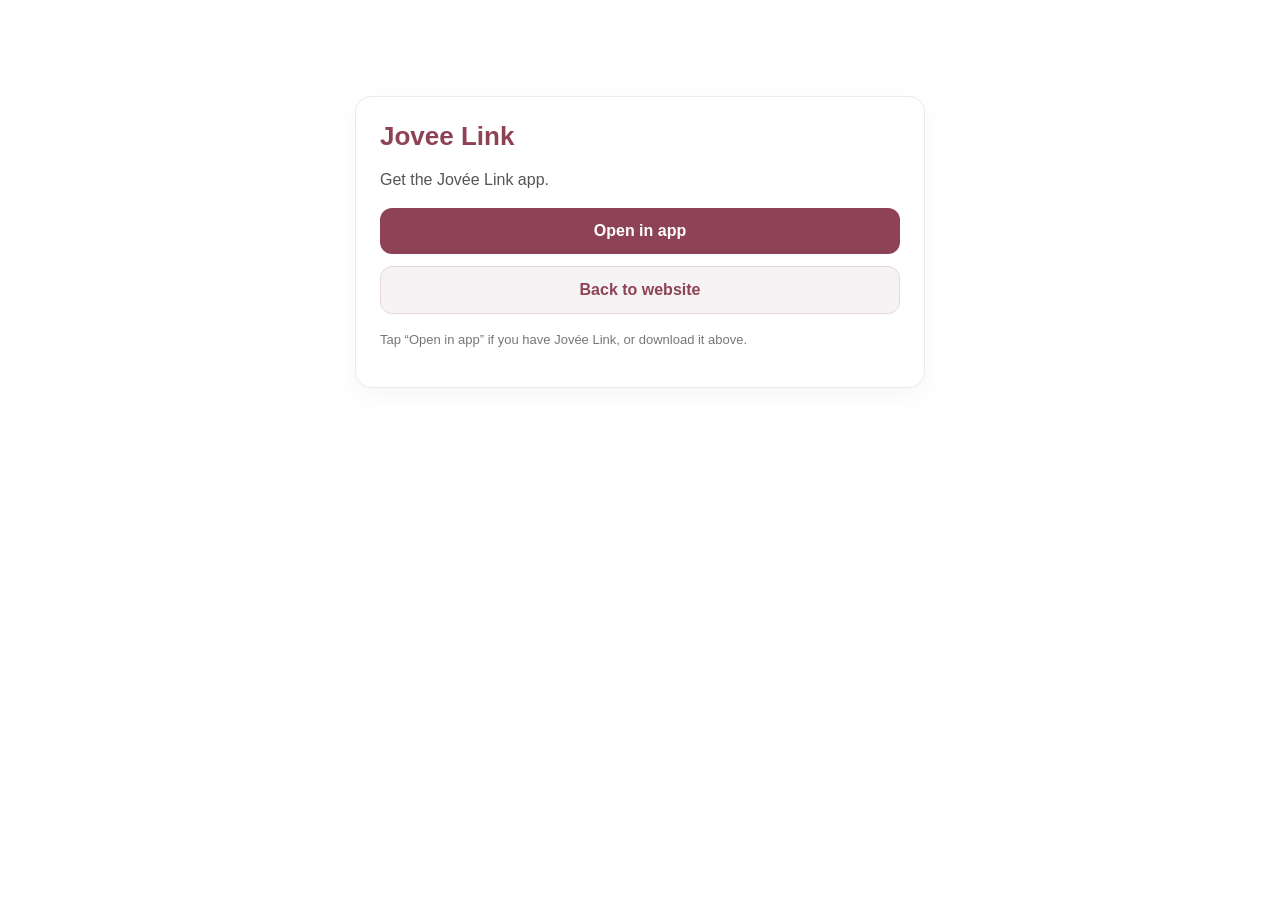
<file: artist.html>
<!DOCTYPE html>
<html lang="en">
  <head>
    <!-- Google tag (gtag.js) -->
    <script async src="https://www.googletagmanager.com/gtag/js?id=G-ERKQ239G6V"></script>
    <script>
      window.dataLayer = window.dataLayer || [];
      function gtag(){dataLayer.push(arguments);}
      gtag('js', new Date());
      if (/(^|\.)joveelink\.com$/.test(location.hostname)) {
        gtag('config', 'G-ERKQ239G6V', { linker: { domains: ['joveelink.com', 'joveear.ai'] } });
        gtag('config', 'AW-18434585912');
      }
    </script>
    <meta charset="utf-8" />
    <meta name="viewport" content="width=device-width, initial-scale=1" />
    <meta name="robots" content="noindex">
    <meta name="apple-itunes-app" content="app-id=6755535426" />
    <title>Open in Jovee Link</title>
    <style>
      body {
        margin: 0;
        padding: 24px;
        background: #ffffff;
        color: #1f1f1f;
        font-family: -apple-system, BlinkMacSystemFont, "Segoe UI", Roboto, sans-serif;
      }
      .card {
        max-width: 520px;
        margin: 8vh auto 0;
        border: 1px solid #ece8eb;
        border-radius: 16px;
        padding: 24px;
        box-shadow: 0 8px 24px rgba(0, 0, 0, 0.04);
      }
      h1 {
        margin: 0 0 8px;
        font-size: 26px;
        color: #8e4256;
      }
      p {
        line-height: 1.5;
        color: #555;
      }
      .btn {
        display: block;
        text-decoration: none;
        text-align: center;
        border-radius: 12px;
        padding: 14px 16px;
        font-weight: 600;
        margin-top: 12px;
      }
      .primary {
        background: #8e4256;
        color: #fff;
      }
      .secondary {
        background: #f6f3f4;
        color: #8e4256;
        border: 1px solid #e6d8dd;
      }
      .muted {
        margin-top: 16px;
        font-size: 13px;
        color: #777;
      }
    </style>

    <!-- TikTok Pixel Code Start -->
    <script>
    !function (w, d, t) {
      w.TiktokAnalyticsObject=t;var ttq=w[t]=w[t]||[];ttq.methods=["page","track","identify","instances","debug","on","off","once","ready","alias","group","enableCookie","disableCookie","holdConsent","revokeConsent","grantConsent"],ttq.setAndDefer=function(t,e){t[e]=function(){t.push([e].concat(Array.prototype.slice.call(arguments,0)))}};for(var i=0;i<ttq.methods.length;i++)ttq.setAndDefer(ttq,ttq.methods[i]);ttq.instance=function(t){for(
    var e=ttq._i[t]||[],n=0;n<ttq.methods.length;n++)ttq.setAndDefer(e,ttq.methods[n]);return e},ttq.load=function(e,n){var r="https://analytics.tiktok.com/i18n/pixel/events.js",o=n&&n.partner;ttq._i=ttq._i||{},ttq._i[e]=[],ttq._i[e]._u=r,ttq._t=ttq._t||{},ttq._t[e]=+new Date,ttq._o=ttq._o||{},ttq._o[e]=n||{};n=document.createElement("script")
    ;n.type="text/javascript",n.async=!0,n.src=r+"?sdkid="+e+"&lib="+t;e=document.getElementsByTagName("script")[0];e.parentNode.insertBefore(n,e)};


      if (/(^|\.)joveelink\.com$/.test(location.hostname)) {
        ttq.load('DA0FUTJC77UDKVSV2FQG');
        ttq.page();
      }
    }(window, document, 'ttq');
    </script>
    <!-- TikTok Pixel Code End -->
  </head>
  <body>
    <div class="card">
      <h1>Jovee Link</h1>
      <p id="desc">See this artist in the Jovée Link app.</p>
      <a id="openAppBtn" class="btn primary" href="#">Open in app</a>
      <a id="iosBtn" class="btn secondary" href="https://apps.apple.com/us/app/jovee-link/id6755535426">Download on App Store</a>
      <a id="androidBtn" class="btn secondary" href="https://play.google.com/store/apps/details?id=com.joveelink.app">Get it on Google Play</a>
      <a class="btn secondary" href="https://www.joveelink.com/">Back to website</a>
      <p class="muted">Tap “Open in app” if you have Jovée Link, or download it above.</p>
    </div>

    <script>
      (function () {
        var parts = window.location.pathname.split("/").filter(Boolean);
        var pathArtistId = parts[0] === "artist" ? parts[1] : null;
        var queryArtistId = new URLSearchParams(window.location.search).get("artistId");
        var artistId = queryArtistId || pathArtistId;

        var deepLink = artistId
          ? "joveelinkmobile://artist/" + encodeURIComponent(artistId)
          : "joveelinkmobile://";

        var desc = document.getElementById("desc");
        var openBtn = document.getElementById("openAppBtn");
        openBtn.href = deepLink;
        desc.textContent = artistId ? "See this artist's work and book in the Jovée Link app." : "Get the Jovée Link app.";

        var ua = navigator.userAgent || "";
        var isIOS = /iPhone|iPad|iPod/i.test(ua);
        var isAndroid = /Android/i.test(ua);

        if (!isIOS) document.getElementById("iosBtn").style.display = "none";
        if (!isAndroid) document.getElementById("androidBtn").style.display = "none";

        // No automatic jumps: the old timer sent people who HAVE the app to the
        // store when they came back to the browser. Android's intent link opens
        // the app when it's installed and Google Play when it isn't; iPhones get
        // Safari's Smart App Banner plus these buttons.
        if (isAndroid) {
          openBtn.href = "intent://" + deepLink.replace("joveelinkmobile://", "") +
            "#Intent;scheme=joveelinkmobile;package=com.joveelink.app;S.browser_fallback_url=" +
            encodeURIComponent("https://play.google.com/store/apps/details?id=com.joveelink.app") + ";end";
        }
      })();
    </script>
    <script src="/assets/v2/track.js?v=20261127" defer></script>
  </body>
</html>
</file>
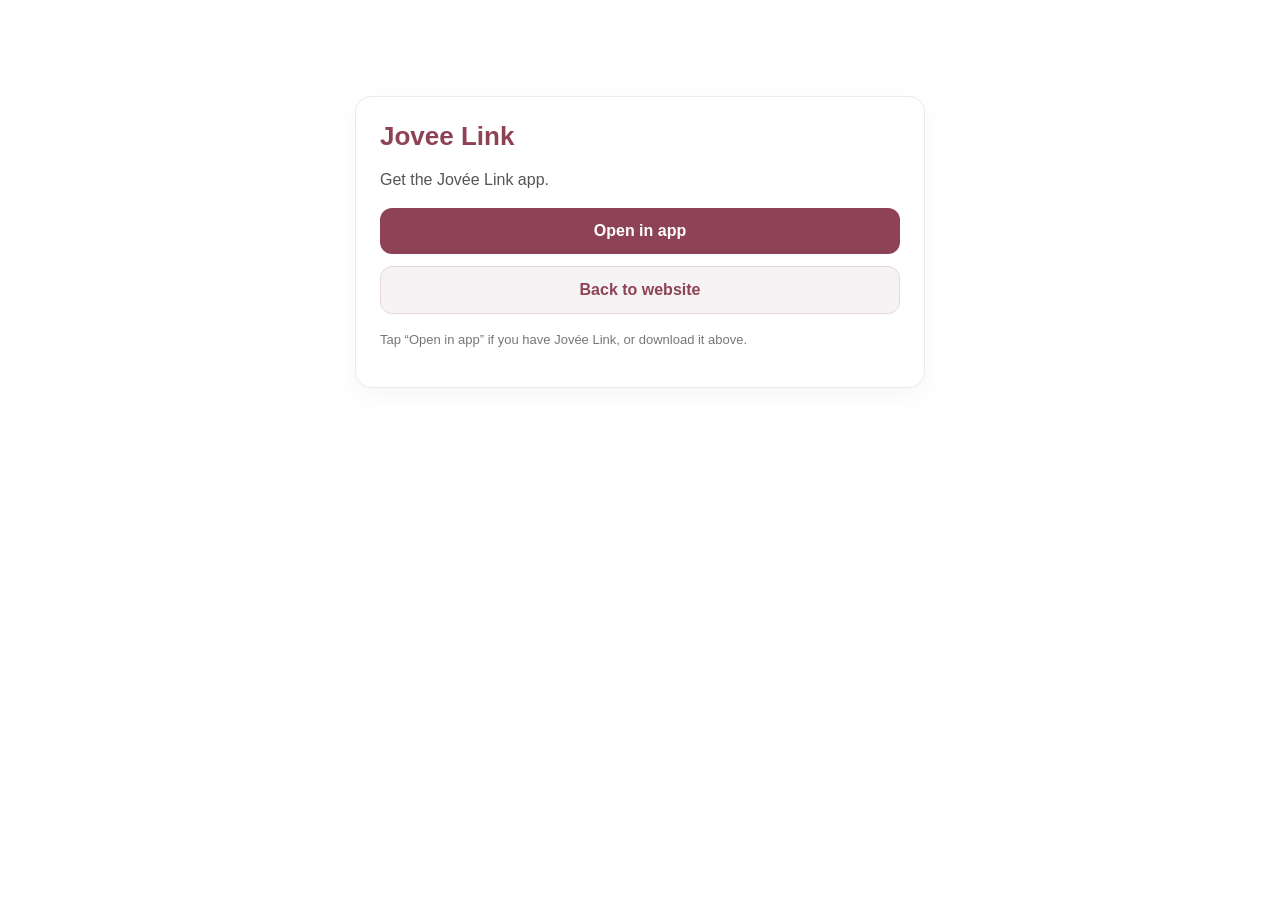
<file: community.html>
<!DOCTYPE html>
<html lang="en">
  <head>
    <!-- Google tag (gtag.js) -->
    <script async src="https://www.googletagmanager.com/gtag/js?id=G-ERKQ239G6V"></script>
    <script>
      window.dataLayer = window.dataLayer || [];
      function gtag(){dataLayer.push(arguments);}
      gtag('js', new Date());
      if (/(^|\.)joveelink\.com$/.test(location.hostname)) {
        gtag('config', 'G-ERKQ239G6V', { linker: { domains: ['joveelink.com', 'joveear.ai'] } });
        gtag('config', 'AW-18434585912');
      }
    </script>
    <meta charset="utf-8" />
    <meta name="viewport" content="width=device-width, initial-scale=1" />
    <meta name="robots" content="noindex">
    <meta name="apple-itunes-app" content="app-id=6755535426" />
    <title>Open in Jovee Link</title>
    <style>
      body {
        margin: 0;
        padding: 24px;
        background: #ffffff;
        color: #1f1f1f;
        font-family: -apple-system, BlinkMacSystemFont, "Segoe UI", Roboto, sans-serif;
      }
      .card {
        max-width: 520px;
        margin: 8vh auto 0;
        border: 1px solid #ece8eb;
        border-radius: 16px;
        padding: 24px;
        box-shadow: 0 8px 24px rgba(0, 0, 0, 0.04);
      }
      h1 {
        margin: 0 0 8px;
        font-size: 26px;
        color: #8e4256;
      }
      p {
        line-height: 1.5;
        color: #555;
      }
      .btn {
        display: block;
        text-decoration: none;
        text-align: center;
        border-radius: 12px;
        padding: 14px 16px;
        font-weight: 600;
        margin-top: 12px;
      }
      .primary {
        background: #8e4256;
        color: #fff;
      }
      .secondary {
        background: #f6f3f4;
        color: #8e4256;
        border: 1px solid #e6d8dd;
      }
      .muted {
        margin-top: 16px;
        font-size: 13px;
        color: #777;
      }
    </style>

    <!-- TikTok Pixel Code Start -->
    <script>
    !function (w, d, t) {
      w.TiktokAnalyticsObject=t;var ttq=w[t]=w[t]||[];ttq.methods=["page","track","identify","instances","debug","on","off","once","ready","alias","group","enableCookie","disableCookie","holdConsent","revokeConsent","grantConsent"],ttq.setAndDefer=function(t,e){t[e]=function(){t.push([e].concat(Array.prototype.slice.call(arguments,0)))}};for(var i=0;i<ttq.methods.length;i++)ttq.setAndDefer(ttq,ttq.methods[i]);ttq.instance=function(t){for(
    var e=ttq._i[t]||[],n=0;n<ttq.methods.length;n++)ttq.setAndDefer(e,ttq.methods[n]);return e},ttq.load=function(e,n){var r="https://analytics.tiktok.com/i18n/pixel/events.js",o=n&&n.partner;ttq._i=ttq._i||{},ttq._i[e]=[],ttq._i[e]._u=r,ttq._t=ttq._t||{},ttq._t[e]=+new Date,ttq._o=ttq._o||{},ttq._o[e]=n||{};n=document.createElement("script")
    ;n.type="text/javascript",n.async=!0,n.src=r+"?sdkid="+e+"&lib="+t;e=document.getElementsByTagName("script")[0];e.parentNode.insertBefore(n,e)};


      if (/(^|\.)joveelink\.com$/.test(location.hostname)) {
        ttq.load('DA0FUTJC77UDKVSV2FQG');
        ttq.page();
      }
    }(window, document, 'ttq');
    </script>
    <!-- TikTok Pixel Code End -->
  </head>
  <body>
    <div class="card">
      <h1>Jovee Link</h1>
      <p id="desc">Join this discussion in the Jovée Link app.</p>
      <a id="openAppBtn" class="btn primary" href="#">Open in app</a>
      <a id="iosBtn" class="btn secondary" href="https://apps.apple.com/us/app/jovee-link/id6755535426">Download on App Store</a>
      <a id="androidBtn" class="btn secondary" href="https://play.google.com/store/apps/details?id=com.joveelink.app">Get it on Google Play</a>
      <a class="btn secondary" href="https://www.joveelink.com/">Back to website</a>
      <p class="muted">Tap “Open in app” if you have Jovée Link, or download it above.</p>
    </div>

    <script>
      (function () {
        var parts = window.location.pathname.split("/").filter(Boolean);
        // /community/post/<id>  ->  parts = ["community","post","<id>"]
        var pathPostId = parts[0] === "community" && parts[1] === "post" ? parts[2] : null;
        var queryPostId = new URLSearchParams(window.location.search).get("postId");
        var postId = queryPostId || pathPostId;

        var deepLink = postId
          ? "joveelinkmobile://community/post/" + encodeURIComponent(postId)
          : "joveelinkmobile://";

        var desc = document.getElementById("desc");
        var openBtn = document.getElementById("openAppBtn");
        openBtn.href = deepLink;
        desc.textContent = postId ? "Join this discussion in the Jovée Link app." : "Get the Jovée Link app.";

        var ua = navigator.userAgent || "";
        var isIOS = /iPhone|iPad|iPod/i.test(ua);
        var isAndroid = /Android/i.test(ua);

        if (!isIOS) document.getElementById("iosBtn").style.display = "none";
        if (!isAndroid) document.getElementById("androidBtn").style.display = "none";

        // No automatic jumps: the old timer sent people who HAVE the app to the
        // store when they came back to the browser. Android's intent link opens
        // the app when it's installed and Google Play when it isn't; iPhones get
        // Safari's Smart App Banner plus these buttons.
        if (isAndroid) {
          openBtn.href = "intent://" + deepLink.replace("joveelinkmobile://", "") +
            "#Intent;scheme=joveelinkmobile;package=com.joveelink.app;S.browser_fallback_url=" +
            encodeURIComponent("https://play.google.com/store/apps/details?id=com.joveelink.app") + ";end";
        }
      })();
    </script>
    <script src="/assets/v2/track.js?v=20261127" defer></script>
  </body>
</html>
</file>
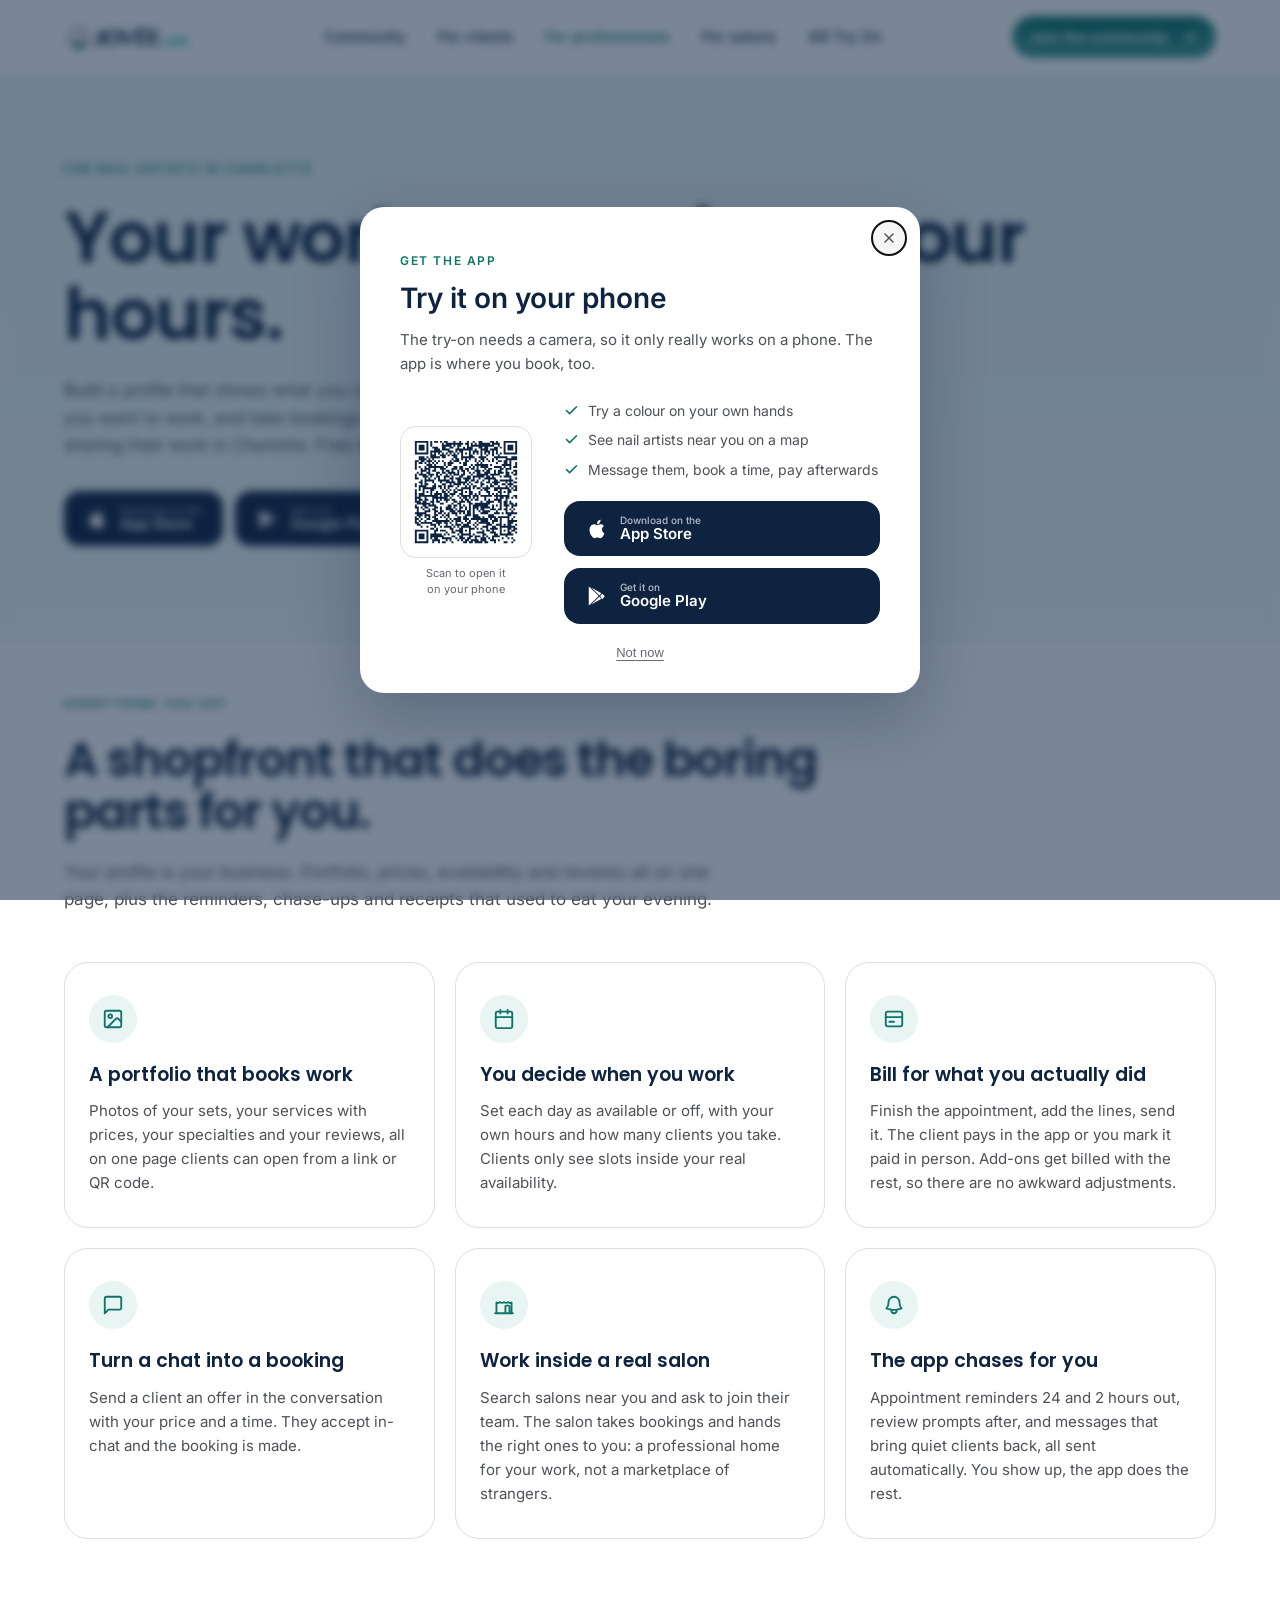
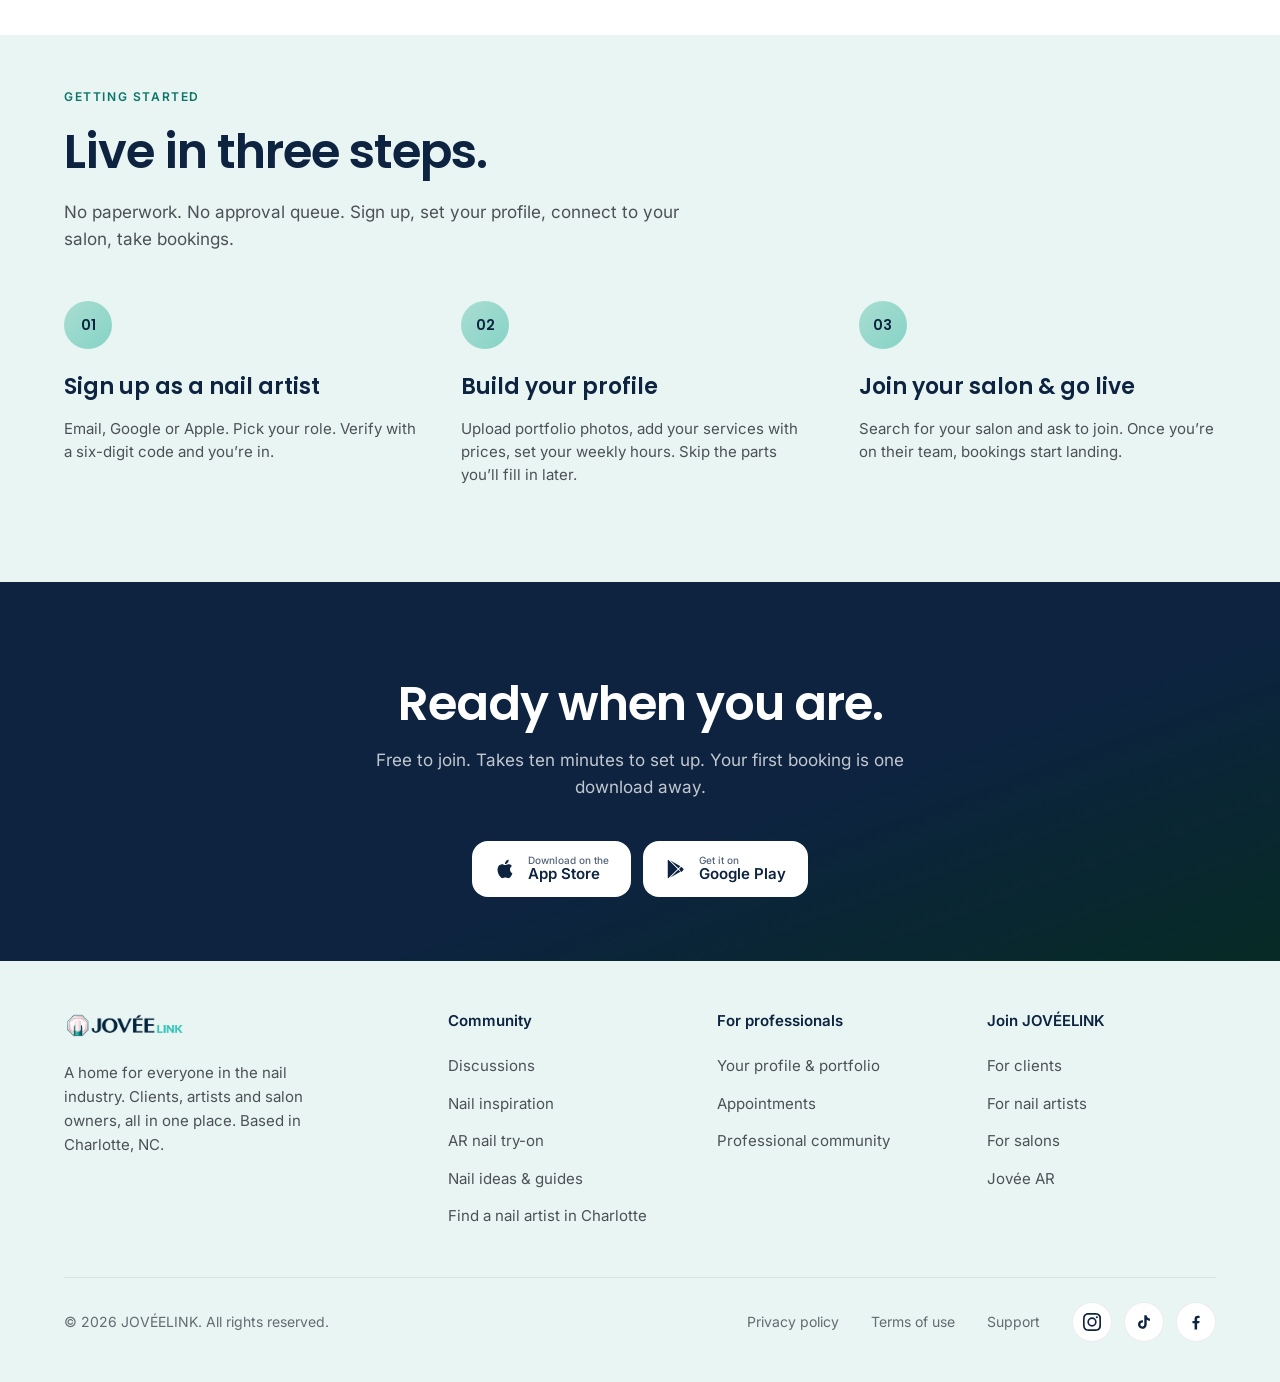
<file: for-artists.html>
<!DOCTYPE html>
<html lang="en">
<head>
    <meta charset="UTF-8">
    <meta name="viewport" content="width=device-width, initial-scale=1.0, viewport-fit=cover">
    <!-- Google tag (gtag.js) -->
    <script async src="https://www.googletagmanager.com/gtag/js?id=G-ERKQ239G6V"></script>
    <script>
      window.dataLayer = window.dataLayer || [];
      function gtag(){dataLayer.push(arguments);}
      gtag('js', new Date());
      if (/(^|\.)joveelink\.com$/.test(location.hostname)) {
        gtag('config', 'G-ERKQ239G6V', { linker: { domains: ['joveelink.com', 'joveear.ai'] } });
        gtag('config', 'AW-18434585912');
      }
    </script>
    <title>For Nail Artists in Charlotte | Jovée Link</title>
    <meta name="description" content="Charlotte nail artists: show your real work, set your prices and hours, and take bookings without a phone call. Join Charlotte's nail community on Jovée Link.">
    <link rel="canonical" href="https://www.joveelink.com/for-artists">
    <meta property="og:type" content="website">
    <meta property="og:site_name" content="Jovée Link">
    <meta property="og:url" content="https://www.joveelink.com/for-artists">
    <meta property="og:title" content="For Nail Artists in Charlotte | Jovée Link">
    <meta property="og:description" content="Charlotte nail artists: show your real work, set your prices and hours, and take bookings without a phone call. Join Charlotte's nail community on Jovée Link.">
    <meta name="twitter:card" content="summary">
    <meta name="twitter:title" content="For Nail Artists in Charlotte | Jovée Link">
    <meta name="twitter:description" content="Charlotte nail artists: show your real work, set your prices and hours, and take bookings without a phone call. Join Charlotte's nail community on Jovée Link.">
    <link rel="icon" type="image/png" sizes="32x32" href="/assets/favicon-32.png">
    <link rel="icon" type="image/png" sizes="192x192" href="/assets/favicon-192.png">
    <link rel="apple-touch-icon" sizes="180x180" href="/assets/apple-touch-icon.png">
    <meta name="theme-color" content="#0d7568">
    <link rel="preload" href="/assets/fonts/poppins-latin-500-normal.woff2" as="font" type="font/woff2" crossorigin>
    <link rel="preload" href="/assets/fonts/inter-latin-400-normal.woff2" as="font" type="font/woff2" crossorigin>
    <link rel="stylesheet" href="assets/v2/site.css?v=20261122">
    <style>@media (max-width: 640px) and (prefers-reduced-motion: no-preference) { @view-transition { navigation: auto; } }</style>
</head>
<body>

    <!-- NAV -->
    <header class="nav">
        <div class="container nav-inner">
            <a href="/" class="nav-logo" aria-label="Jovée Link home">
                <img src="assets/logo-dark.png" alt="Jovée Link" width="600" height="158">
            </a>
            <nav class="nav-links" aria-label="Primary">
                <a href="/#community">Community</a>
                <a href="/for-clients">For clients</a>
                <a href="/for-artists" aria-current="page">For professionals</a>
                <a href="/for-salons">For salons</a>
                <a href="/try-on" data-tt-track="nav_ar_tryon">AR Try On</a>
            </nav>
            <div class="nav-cta">
                <a href="/#belong" class="btn btn-primary btn-sm" data-tt-track="nav_join">
                    Join the community
                    <svg viewBox="0 0 24 24" fill="none" stroke="currentColor" stroke-width="2" stroke-linecap="round" stroke-linejoin="round"><line x1="5" y1="12" x2="19" y2="12"/><polyline points="12 5 19 12 12 19"/></svg>
                </a>
                <a href="/#belong" class="nav-app" data-store-link data-tt-track="nav_get_app">Get the app</a>
                <button class="hamburger" id="hamburger" aria-label="Open menu" aria-expanded="false">
                    <span></span><span></span><span></span>
                </button>
            </div>
        </div>
    </header>

    <nav class="mobile-menu" id="mobileMenu" aria-label="Mobile">
        <a href="/#community"><span class="mm-ico"><svg viewBox="0 0 24 24" aria-hidden="true"><path d="M7.9 20A9 9 0 1 0 4 16.1L2 22Z"/></svg></span><span class="mm-txt"><strong>Community</strong><small>Discussions, inspiration and your people</small></span><svg class="mm-go" viewBox="0 0 24 24" aria-hidden="true"><path d="m9 18 6-6-6-6"/></svg></a>
        <a href="/for-clients"><span class="mm-ico"><svg viewBox="0 0 24 24" aria-hidden="true"><circle cx="11" cy="11" r="8"/><path d="m21 21-4.3-4.3"/></svg></span><span class="mm-txt"><strong>For clients</strong><small>Find a nail artist and book</small></span><svg class="mm-go" viewBox="0 0 24 24" aria-hidden="true"><path d="m9 18 6-6-6-6"/></svg></a>
        <a href="/for-artists" aria-current="page"><span class="mm-ico"><svg viewBox="0 0 24 24" aria-hidden="true"><path d="m9.06 11.9 8.07-8.06a2.85 2.85 0 1 1 4.03 4.03l-8.06 8.08"/><path d="M7.07 14.94c-1.66 0-3 1.35-3 3.02 0 1.33-2.5 1.52-2 2.02 1.08 1.1 2.49 2.02 4 2.02 2.2 0 4-1.8 4-4.04a3.01 3.01 0 0 0-3-3.02z"/></svg></span><span class="mm-txt"><strong>For professionals</strong><small>Your portfolio, clients and bookings</small></span><svg class="mm-go" viewBox="0 0 24 24" aria-hidden="true"><path d="m9 18 6-6-6-6"/></svg></a>
        <a href="/for-salons"><span class="mm-ico"><svg viewBox="0 0 24 24" aria-hidden="true"><path d="m2 7 4.41-4.41A2 2 0 0 1 7.83 2h8.34a2 2 0 0 1 1.42.59L22 7"/><path d="M4 12v8a2 2 0 0 0 2 2h12a2 2 0 0 0 2-2v-8"/><path d="M15 22v-4a2 2 0 0 0-2-2h-2a2 2 0 0 0-2 2v4"/><path d="M2 7h20"/><path d="M22 7v3a2 2 0 0 1-2 2a2.7 2.7 0 0 1-1.59-.63.7.7 0 0 0-.82 0A2.7 2.7 0 0 1 16 12a2.7 2.7 0 0 1-1.59-.63.7.7 0 0 0-.82 0A2.7 2.7 0 0 1 12 12a2.7 2.7 0 0 1-1.59-.63.7.7 0 0 0-.82 0A2.7 2.7 0 0 1 8 12a2.7 2.7 0 0 1-1.59-.63.7.7 0 0 0-.82 0A2.7 2.7 0 0 1 4 12a2 2 0 0 1-2-2V7"/></svg></span><span class="mm-txt"><strong>For salons</strong><small>Run your salon in one free app</small></span><svg class="mm-go" viewBox="0 0 24 24" aria-hidden="true"><path d="m9 18 6-6-6-6"/></svg></a>
        <a href="/try-on" data-tt-track="nav_ar_tryon"><span class="mm-ico"><svg viewBox="0 0 24 24" aria-hidden="true"><path d="M9.937 15.5A2 2 0 0 0 8.5 14.063l-6.135-1.582a.5.5 0 0 1 0-.962L8.5 9.936A2 2 0 0 0 9.937 8.5l1.582-6.135a.5.5 0 0 1 .963 0L14.063 8.5A2 2 0 0 0 15.5 9.937l6.135 1.581a.5.5 0 0 1 0 .964L15.5 14.063a2 2 0 0 0-1.437 1.437l-1.582 6.135a.5.5 0 0 1-.963 0z"/><path d="M20 3v4"/><path d="M22 5h-4"/><path d="M4 17v2"/><path d="M5 18H3"/></svg></span><span class="mm-txt"><strong>AR Try On</strong><small>See a look on your own hands</small></span><svg class="mm-go" viewBox="0 0 24 24" aria-hidden="true"><path d="m9 18 6-6-6-6"/></svg></a>
        <div class="mm-foot">
            <p>Join the community. Free on iPhone and Android.</p>
            <div class="mm-stores">
                <a href="https://apps.apple.com/us/app/jovee-link/id6755535426" target="_blank" rel="noopener noreferrer" class="btn-store" data-tt-track="menu_appstore" aria-label="Download on the App Store">
                    <svg viewBox="0 0 24 24"><path d="M18.71 19.5c-.83 1.24-1.71 2.45-3.05 2.47-1.34.03-1.77-.79-3.29-.79-1.53 0-2 .77-3.27.82-1.31.05-2.3-1.32-3.14-2.53C4.25 17 2.94 12.45 4.7 9.39c.87-1.52 2.43-2.48 4.12-2.51 1.28-.02 2.5.87 3.29.87.78 0 2.26-1.07 3.8-.91.65.03 2.47.26 3.64 1.98-.09.06-2.17 1.28-2.15 3.81.03 3.02 2.65 4.03 2.68 4.04-.03.07-.42 1.44-1.38 2.83M13 3.5c.73-.83 1.94-1.46 2.94-1.5.13 1.17-.34 2.35-1.04 3.19-.69.85-1.83 1.51-2.95 1.42-.15-1.15.41-2.35 1.05-3.11z"/></svg>
                    <span class="btn-store-text"><small>Download on the</small> <strong>App Store</strong></span>
                </a>
                <a href="https://play.google.com/store/apps/details?id=com.joveelink.app" target="_blank" rel="noopener noreferrer" class="btn-store" data-tt-track="menu_playstore" aria-label="Get it on Google Play">
                    <svg viewBox="0 0 24 24"><path d="M3.609 1.814 13.792 12 3.61 22.186a.996.996 0 0 1-.61-.92V2.734a1 1 0 0 1 .609-.92zm10.89 10.893 2.302 2.302-10.937 6.333 8.635-8.635zm3.199-3.199 2.302 2.302a1 1 0 0 1 0 1.38l-2.302 2.302L15.395 12l2.303-2.492zM5.864 2.658l10.937 6.333-2.302 2.302L5.864 2.658z"/></svg>
                    <span class="btn-store-text"><small>Get it on</small> <strong>Google Play</strong></span>
                </a>
            </div>
        </div>
    </nav>

    <!-- HERO -->
    <section class="page-hero">
        <div class="container">
            <span class="eyebrow">For nail artists in Charlotte</span>
            <h1 class="h1">Your work, your prices, your hours.</h1>
            <p class="lede">Build a profile that shows what you can actually do, set the services and hours you want to work, and take bookings without a phone call. Join the artists already sharing their work in Charlotte. Free to join.</p>
            <div class="ctas">
                <a href="https://apps.apple.com/us/app/jovee-link/id6755535426" target="_blank" rel="noopener noreferrer" class="btn-store" data-tt-track="artist_hero_appstore" aria-label="Download on the App Store">
                    <svg viewBox="0 0 24 24"><path d="M18.71 19.5c-.83 1.24-1.71 2.45-3.05 2.47-1.34.03-1.77-.79-3.29-.79-1.53 0-2 .77-3.27.82-1.31.05-2.3-1.32-3.14-2.53C4.25 17 2.94 12.45 4.7 9.39c.87-1.52 2.43-2.48 4.12-2.51 1.28-.02 2.5.87 3.29.87.78 0 2.26-1.07 3.8-.91.65.03 2.47.26 3.64 1.98-.09.06-2.17 1.28-2.15 3.81.03 3.02 2.65 4.03 2.68 4.04-.03.07-.42 1.44-1.38 2.83M13 3.5c.73-.83 1.94-1.46 2.94-1.5.13 1.17-.34 2.35-1.04 3.19-.69.85-1.83 1.51-2.95 1.42-.15-1.15.41-2.35 1.05-3.11z"/></svg>
                    <span class="btn-store-text"><small>Download on the</small> <strong>App Store</strong></span>
                </a>
                <a href="https://play.google.com/store/apps/details?id=com.joveelink.app" target="_blank" rel="noopener noreferrer" class="btn-store" data-tt-track="artist_hero_playstore" aria-label="Get it on Google Play">
                    <svg viewBox="0 0 24 24"><path d="M3.609 1.814 13.792 12 3.61 22.186a.996.996 0 0 1-.61-.92V2.734a1 1 0 0 1 .609-.92zm10.89 10.893 2.302 2.302-10.937 6.333 8.635-8.635zm3.199-3.199 2.302 2.302a1 1 0 0 1 0 1.38l-2.302 2.302L15.395 12l2.303-2.492zM5.864 2.658l10.937 6.333-2.302 2.302L5.864 2.658z"/></svg>
                    <span class="btn-store-text"><small>Get it on</small> <strong>Google Play</strong></span>
                </a>
            </div>
        </div>
    </section>

    <!-- FEATURES -->
    <section>
        <div class="container">
            <div class="section-head reveal">
                <span class="eyebrow">Everything you get</span>
                <h2 class="h2">A shopfront that does the boring parts for you.</h2>
                <p class="lede">Your profile is your business. Portfolio, prices, availability and reviews all on one page, plus the reminders, chase-ups and receipts that used to eat your evening.</p>
            </div>
            <div class="feature-grid">
                <div class="feature-tile reveal">
                    <div class="feature-icon">
                        <svg viewBox="0 0 24 24" fill="none" stroke="currentColor" stroke-width="2" stroke-linecap="round" stroke-linejoin="round"><rect x="3" y="3" width="18" height="18" rx="2"/><circle cx="9" cy="9" r="2"/><path d="m21 15-3.086-3.086a2 2 0 0 0-2.828 0L6 21"/></svg>
                    </div>
                    <h3>A portfolio that books work</h3>
                    <p>Photos of your sets, your services with prices, your specialties and your reviews, all on one page clients can open from a link or QR code.</p>
                </div>
                <div class="feature-tile reveal">
                    <div class="feature-icon">
                        <svg viewBox="0 0 24 24" fill="none" stroke="currentColor" stroke-width="2" stroke-linecap="round" stroke-linejoin="round"><rect x="3" y="4" width="18" height="18" rx="2"/><line x1="16" y1="2" x2="16" y2="6"/><line x1="8" y1="2" x2="8" y2="6"/><line x1="3" y1="10" x2="21" y2="10"/></svg>
                    </div>
                    <h3>You decide when you work</h3>
                    <p>Set each day as available or off, with your own hours and how many clients you take. Clients only see slots inside your real availability.</p>
                </div>
                <div class="feature-tile reveal">
                    <div class="feature-icon">
                        <svg viewBox="0 0 24 24" fill="none" stroke="currentColor" stroke-width="2" stroke-linecap="round" stroke-linejoin="round"><rect x="3" y="4" width="18" height="16" rx="2"/><line x1="3" y1="10" x2="21" y2="10"/><line x1="7" y1="15" x2="12" y2="15"/></svg>
                    </div>
                    <h3>Bill for what you actually did</h3>
                    <p>Finish the appointment, add the lines, send it. The client pays in the app or you mark it paid in person. Add-ons get billed with the rest, so there are no awkward adjustments.</p>
                </div>
                <div class="feature-tile reveal">
                    <div class="feature-icon">
                        <svg viewBox="0 0 24 24" fill="none" stroke="currentColor" stroke-width="2" stroke-linecap="round" stroke-linejoin="round"><path d="M21 15a2 2 0 0 1-2 2H7l-4 4V5a2 2 0 0 1 2-2h14a2 2 0 0 1 2 2z"/></svg>
                    </div>
                    <h3>Turn a chat into a booking</h3>
                    <p>Send a client an offer in the conversation with your price and a time. They accept in-chat and the booking is made.</p>
                </div>
                <div class="feature-tile reveal">
                    <div class="feature-icon">
                        <svg viewBox="0 0 24 24" fill="none" stroke="currentColor" stroke-width="2" stroke-linecap="round" stroke-linejoin="round"><path d="M13.5 21v-7.5a.75.75 0 0 1 .75-.75h3a.75.75 0 0 1 .75.75V21m-4.5 0H2.36m11.14 0H18m0 0h3.64m-1.39 0V9.349m-16.5 11.65V9.35m0 0a3.001 3.001 0 0 0 3.75-.615A2.993 2.993 0 0 0 9.75 9.75c.896 0 1.7-.393 2.25-1.016a2.993 2.993 0 0 0 2.25 1.016c.896 0 1.7-.393 2.25-1.015a3.001 3.001 0 0 0 3.75.614"/></svg>
                    </div>
                    <h3>Work inside a real salon</h3>
                    <p>Search salons near you and ask to join their team. The salon takes bookings and hands the right ones to you: a professional home for your work, not a marketplace of strangers.</p>
                </div>
                <div class="feature-tile reveal">
                    <div class="feature-icon">
                        <svg viewBox="0 0 24 24" fill="none" stroke="currentColor" stroke-width="2" stroke-linecap="round" stroke-linejoin="round"><path d="M14.857 17.082a23.848 23.848 0 0 0 5.454-1.31A8.967 8.967 0 0 1 18 9.75V9A6 6 0 0 0 6 9v.75a8.967 8.967 0 0 1-2.312 6.022c1.733.64 3.56 1.085 5.455 1.31m5.714 0a24.255 24.255 0 0 1-5.714 0m5.714 0a3 3 0 1 1-5.714 0"/></svg>
                    </div>
                    <h3>The app chases for you</h3>
                    <p>Appointment reminders 24 and 2 hours out, review prompts after, and messages that bring quiet clients back, all sent automatically. You show up, the app does the rest.</p>
                </div>
            </div>
        </div>
    </section>

    <!-- GET STARTED -->
    <section class="section-mint">
        <div class="container">
            <div class="section-head reveal">
                <span class="eyebrow">Getting started</span>
                <h2 class="h2">Live in three steps.</h2>
                <p class="lede">No paperwork. No approval queue. Sign up, set your profile, connect to your salon, take bookings.</p>
            </div>
            <div class="steps-grid">
                <div class="step-card reveal">
                    <div class="step-num">01</div>
                    <h3>Sign up as a nail artist</h3>
                    <p>Email, Google or Apple. Pick your role. Verify with a six-digit code and you&rsquo;re in.</p>
                </div>
                <div class="step-card reveal">
                    <div class="step-num">02</div>
                    <h3>Build your profile</h3>
                    <p>Upload portfolio photos, add your services with prices, set your weekly hours. Skip the parts you&rsquo;ll fill in later.</p>
                </div>
                <div class="step-card reveal">
                    <div class="step-num">03</div>
                    <h3>Join your salon &amp; go live</h3>
                    <p>Search for your salon and ask to join. Once you&rsquo;re on their team, bookings start landing.</p>
                </div>
            </div>
        </div>
    </section>

    <!-- CTA -->
    <section class="cta-band">
        <div class="container">
            <h2 class="h2">Ready when you are.</h2>
            <p class="lede">Free to join. Takes ten minutes to set up. Your first booking is one download away.</p>
            <div class="ctas">
                <a href="https://apps.apple.com/us/app/jovee-link/id6755535426" target="_blank" rel="noopener noreferrer" class="btn-store" data-tt-track="artist_cta_appstore" aria-label="Download on the App Store">
                    <svg viewBox="0 0 24 24"><path d="M18.71 19.5c-.83 1.24-1.71 2.45-3.05 2.47-1.34.03-1.77-.79-3.29-.79-1.53 0-2 .77-3.27.82-1.31.05-2.3-1.32-3.14-2.53C4.25 17 2.94 12.45 4.7 9.39c.87-1.52 2.43-2.48 4.12-2.51 1.28-.02 2.5.87 3.29.87.78 0 2.26-1.07 3.8-.91.65.03 2.47.26 3.64 1.98-.09.06-2.17 1.28-2.15 3.81.03 3.02 2.65 4.03 2.68 4.04-.03.07-.42 1.44-1.38 2.83M13 3.5c.73-.83 1.94-1.46 2.94-1.5.13 1.17-.34 2.35-1.04 3.19-.69.85-1.83 1.51-2.95 1.42-.15-1.15.41-2.35 1.05-3.11z"/></svg>
                    <span class="btn-store-text"><small>Download on the</small> <strong>App Store</strong></span>
                </a>
                <a href="https://play.google.com/store/apps/details?id=com.joveelink.app" target="_blank" rel="noopener noreferrer" class="btn-store" data-tt-track="artist_cta_playstore" aria-label="Get it on Google Play">
                    <svg viewBox="0 0 24 24"><path d="M3.609 1.814 13.792 12 3.61 22.186a.996.996 0 0 1-.61-.92V2.734a1 1 0 0 1 .609-.92zm10.89 10.893 2.302 2.302-10.937 6.333 8.635-8.635zm3.199-3.199 2.302 2.302a1 1 0 0 1 0 1.38l-2.302 2.302L15.395 12l2.303-2.492zM5.864 2.658l10.937 6.333-2.302 2.302L5.864 2.658z"/></svg>
                    <span class="btn-store-text"><small>Get it on</small> <strong>Google Play</strong></span>
                </a>
            </div>
        </div>
    </section>

    <!-- FOOTER -->
    <footer class="footer">
        <div class="container">
            <div class="footer-grid">
                <div class="footer-brand">
                    <img src="assets/logo-dark.png" alt="Jovée Link" width="600" height="158">
                    <p class="footer-tag">A home for everyone in the nail industry. Clients, artists and salon owners, all in one place. Based in Charlotte, NC.</p>
                </div>
                <div class="footer-col">
                    <h3 class="footer-h">Community</h3>
                    <ul>
                        <li><a href="/#community">Discussions</a></li>
                        <li><a href="/#community">Nail inspiration</a></li>
                        <li><a href="/try-on">AR nail try-on</a></li>
                        <li><a href="https://www.joveear.ai/blog" target="_blank" rel="noopener noreferrer">Nail ideas &amp; guides</a></li>
                        <li><a href="/for-clients">Find a nail artist in Charlotte</a></li>
                    </ul>
                </div>
                <div class="footer-col">
                    <h3 class="footer-h">For professionals</h3>
                    <ul>
                        <li><a href="/for-artists">Your profile &amp; portfolio</a></li>
                        <li><a href="/for-artists">Appointments</a></li>
                        <li><a href="/for-artists">Professional community</a></li>
                    </ul>
                </div>
                <div class="footer-col">
                    <h3 class="footer-h">Join JOVÉELINK</h3>
                    <ul>
                        <li><a href="/for-clients">For clients</a></li>
                        <li><a href="/for-artists">For nail artists</a></li>
                        <li><a href="/for-salons">For salons</a></li>
                        <li><a href="https://www.joveear.ai/" target="_blank" rel="noopener noreferrer">Jov&eacute;e AR</a></li>
                    </ul>
                </div>
            </div>
            <div class="footer-bottom">
                <span>&copy; 2026 JOVÉELINK. All rights reserved.</span>
                <div class="footer-bottom-right">
                    <div class="footer-legal">
                        <a href="/privacy">Privacy policy</a>
                        <a href="/terms">Terms of use</a>
                        <a href="/support">Support</a>
                    </div>
                    <div class="footer-social" aria-label="Follow Jovée on social media">
                        <a href="https://www.instagram.com/joveear/" target="_blank" rel="noopener noreferrer" aria-label="Instagram" data-tt-track="footer_instagram">
                            <svg viewBox="0 0 24 24" aria-hidden="true"><path d="M12 2.2c3.2 0 3.6 0 4.8.1 1.2.1 1.8.2 2.2.4.6.2 1 .5 1.4.9.4.4.7.8.9 1.4.2.4.4 1.1.4 2.2.1 1.3.1 1.6.1 4.8s0 3.6-.1 4.8c-.1 1.2-.2 1.8-.4 2.2-.2.6-.5 1-.9 1.4-.4.4-.8.7-1.4.9-.4.2-1.1.4-2.2.4-1.3.1-1.6.1-4.8.1s-3.6 0-4.8-.1c-1.2-.1-1.8-.2-2.2-.4-.6-.2-1-.5-1.4-.9-.4-.4-.7-.8-.9-1.4-.2-.4-.4-1.1-.4-2.2C2.2 15.6 2.2 15.2 2.2 12s0-3.6.1-4.8c.1-1.2.2-1.8.4-2.2.2-.6.5-1 .9-1.4.4-.4.8-.7 1.4-.9.4-.2 1.1-.4 2.2-.4C8.4 2.2 8.8 2.2 12 2.2M12 0C8.7 0 8.3 0 7.1.1 5.8.1 4.9.3 4.1.6c-.8.3-1.5.7-2.1 1.4C1.3 2.6.9 3.3.6 4.1.3 4.9.1 5.8.1 7.1 0 8.3 0 8.7 0 12s0 3.7.1 4.9c.1 1.3.3 2.2.6 3 .3.8.7 1.5 1.4 2.1.6.7 1.3 1.1 2.1 1.4.8.3 1.7.5 3 .6 1.2.1 1.6.1 4.9.1s3.7 0 4.9-.1c1.3-.1 2.2-.3 3-.6.8-.3 1.5-.7 2.1-1.4.7-.6 1.1-1.3 1.4-2.1.3-.8.5-1.7.6-3 .1-1.2.1-1.6.1-4.9s0-3.7-.1-4.9c-.1-1.3-.3-2.2-.6-3-.3-.8-.7-1.5-1.4-2.1-.6-.7-1.3-1.1-2.1-1.4-.8-.3-1.7-.5-3-.6C15.7 0 15.3 0 12 0zm0 5.8a6.2 6.2 0 1 0 0 12.4 6.2 6.2 0 0 0 0-12.4zM12 16a4 4 0 1 1 0-8 4 4 0 0 1 0 8zm6.4-11.8a1.4 1.4 0 1 0 0 2.9 1.4 1.4 0 0 0 0-2.9z"/></svg>
                        </a>
                        <a href="https://www.tiktok.com/@jovee.ar" target="_blank" rel="noopener noreferrer" aria-label="TikTok" data-tt-track="footer_tiktok">
                            <svg viewBox="0 0 24 24" aria-hidden="true"><path d="M16.6 5.8A4.3 4.3 0 0 1 15.5 3h-3.1v12.4a2.6 2.6 0 1 1-2.6-2.7c.3 0 .5 0 .8.1V9.6a5.8 5.8 0 1 0 5 5.8V9.1a7.3 7.3 0 0 0 4.3 1.4V7.4a4.3 4.3 0 0 1-3.3-1.6z"/></svg>
                        </a>
                        <a href="https://www.facebook.com/profile.php?id=61593995901920" target="_blank" rel="noopener noreferrer" aria-label="Facebook" data-tt-track="footer_facebook">
                            <svg viewBox="0 0 24 24" aria-hidden="true"><path d="M13.5 22v-8.2h2.8l.4-3.3h-3.2V8.4c0-.9.3-1.6 1.6-1.6h1.7V3.9c-.3 0-1.3-.1-2.5-.1-2.5 0-4.2 1.5-4.2 4.3v2.4H7.3v3.3h2.8V22h3.4z"/></svg>
                        </a>
                    </div>
                </div>
            </div>
        </div>
    </footer>

    <script src="assets/v2/site.js?v=20261122"></script>
    <script src="assets/v2/nav.js?v=20261122" defer></script>

    <!-- TikTok Pixel Code Start -->
    <script>
    !function (w, d, t) {
      w.TiktokAnalyticsObject=t;var ttq=w[t]=w[t]||[];ttq.methods=["page","track","identify","instances","debug","on","off","once","ready","alias","group","enableCookie","disableCookie","holdConsent","revokeConsent","grantConsent"],ttq.setAndDefer=function(t,e){t[e]=function(){t.push([e].concat(Array.prototype.slice.call(arguments,0)))}};for(var i=0;i<ttq.methods.length;i++)ttq.setAndDefer(ttq,ttq.methods[i]);ttq.instance=function(t){for(
    var e=ttq._i[t]||[],n=0;n<ttq.methods.length;n++)ttq.setAndDefer(e,ttq.methods[n]);return e},ttq.load=function(e,n){var r="https://analytics.tiktok.com/i18n/pixel/events.js",o=n&&n.partner;ttq._i=ttq._i||{},ttq._i[e]=[],ttq._i[e]._u=r,ttq._t=ttq._t||{},ttq._t[e]=+new Date,ttq._o=ttq._o||{},ttq._o[e]=n||{};n=document.createElement("script")
    ;n.type="text/javascript",n.async=!0,n.src=r+"?sdkid="+e+"&lib="+t;e=document.getElementsByTagName("script")[0];e.parentNode.insertBefore(n,e)};


      if (/(^|\.)joveelink\.com$/.test(location.hostname)) {
        ttq.load('DA0FUTJC77UDKVSV2FQG');
        ttq.page();
      }
    }(window, document, 'ttq');
    </script>
    <!-- TikTok Pixel Code End -->
    <script src="assets/v2/app-prompt.js" defer></script>
  <script src="/assets/v2/track.js?v=20261127" defer></script>
</body>
</html>
</file>
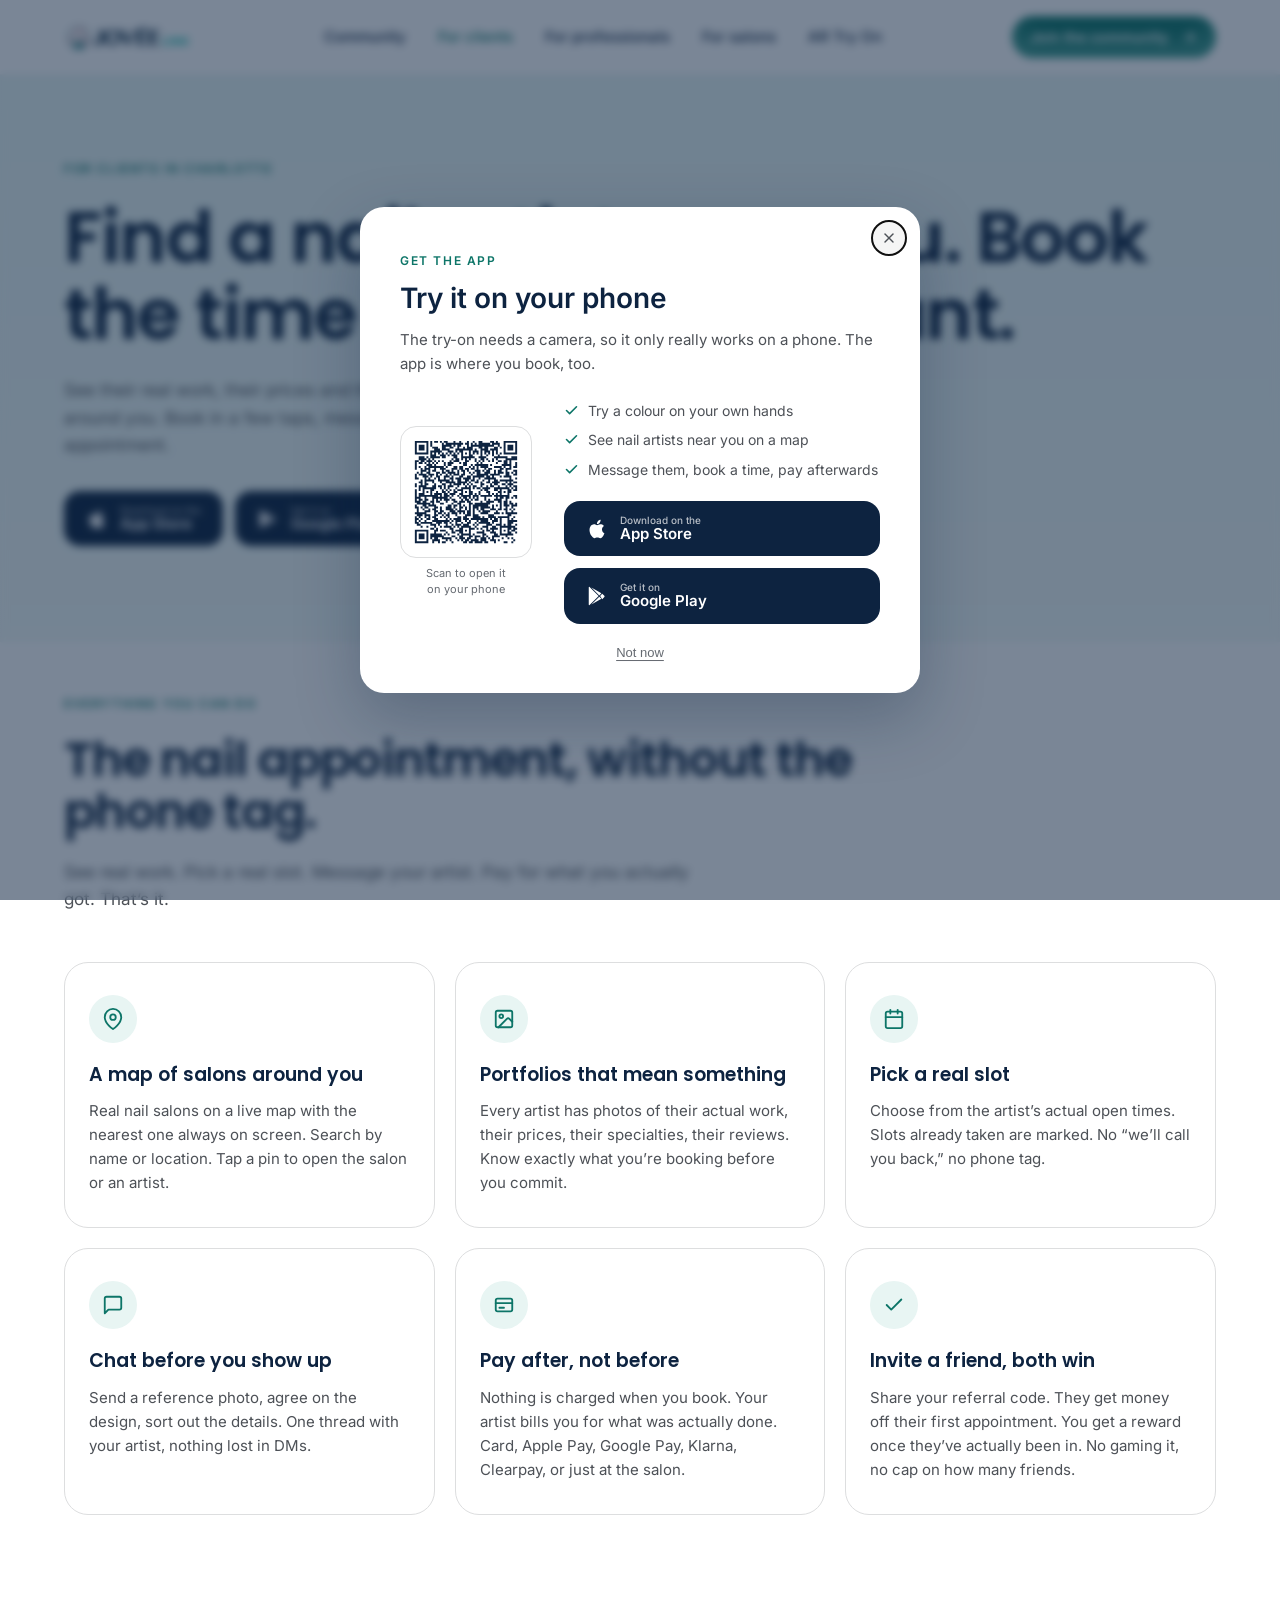
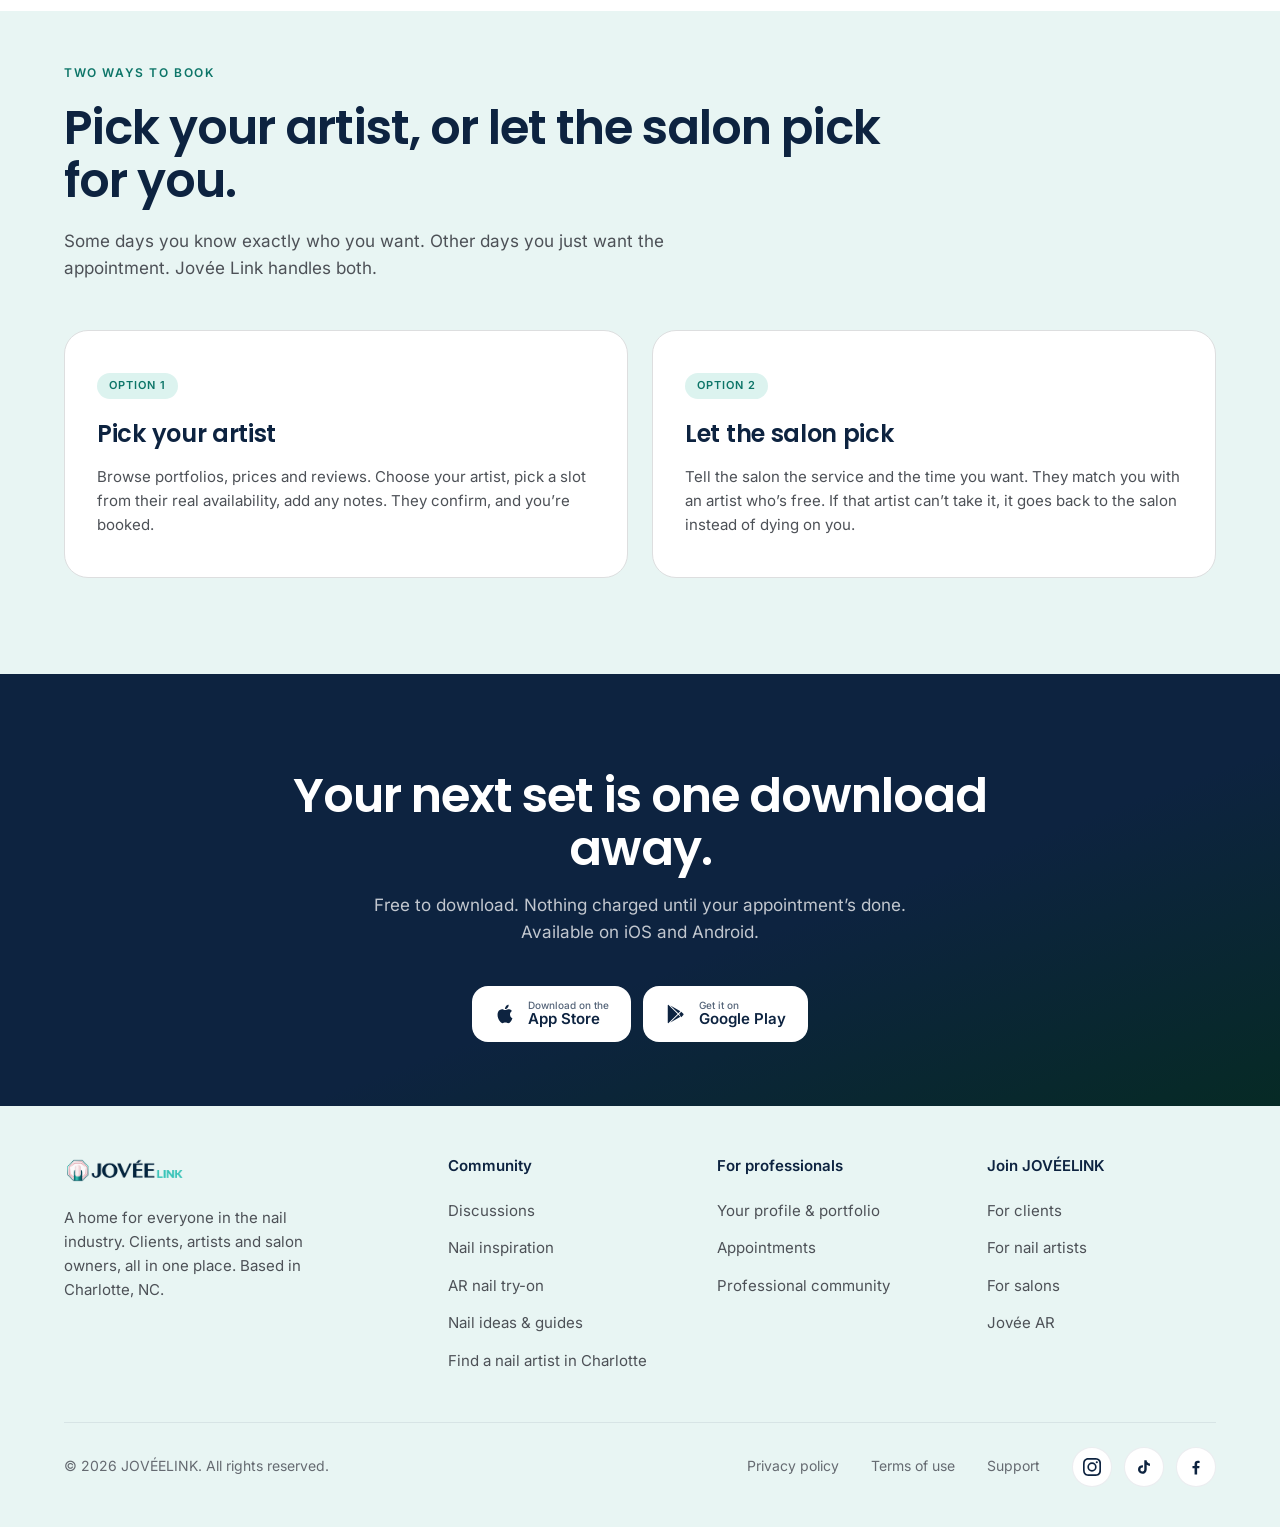
<file: for-clients.html>
<!DOCTYPE html>
<html lang="en">
<head>
    <meta charset="UTF-8">
    <meta name="viewport" content="width=device-width, initial-scale=1.0, viewport-fit=cover">
    <script async src="https://www.googletagmanager.com/gtag/js?id=G-ERKQ239G6V"></script>
    <script>
      window.dataLayer = window.dataLayer || [];
      function gtag(){dataLayer.push(arguments);}
      gtag('js', new Date());
      if (/(^|\.)joveelink\.com$/.test(location.hostname)) {
        gtag('config', 'G-ERKQ239G6V', { linker: { domains: ['joveelink.com', 'joveear.ai'] } });
        gtag('config', 'AW-18434585912');
      }
    </script>
    <title>Find a Nail Artist in Charlotte | Jovée Link</title>
    <meta name="description" content="Find a nail artist near you in Charlotte. See their real work and prices, message them directly, book the time you want and pay after your appointment.">
    <link rel="canonical" href="https://www.joveelink.com/for-clients">
    <meta property="og:type" content="website">
    <meta property="og:site_name" content="Jovée Link">
    <meta property="og:url" content="https://www.joveelink.com/for-clients">
    <meta property="og:title" content="Find a Nail Artist in Charlotte | Jovée Link">
    <meta property="og:description" content="Find a nail artist near you in Charlotte. See their real work and prices, message them directly, book the time you want and pay after your appointment.">
    <meta name="twitter:card" content="summary">
    <meta name="twitter:title" content="Find a Nail Artist in Charlotte | Jovée Link">
    <meta name="twitter:description" content="Find a nail artist near you in Charlotte. See their real work and prices, message them directly, book the time you want and pay after your appointment.">
    <link rel="icon" type="image/png" sizes="32x32" href="/assets/favicon-32.png">
    <link rel="icon" type="image/png" sizes="192x192" href="/assets/favicon-192.png">
    <link rel="apple-touch-icon" sizes="180x180" href="/assets/apple-touch-icon.png">
    <meta name="theme-color" content="#0d7568">
    <link rel="preload" href="/assets/fonts/poppins-latin-500-normal.woff2" as="font" type="font/woff2" crossorigin>
    <link rel="preload" href="/assets/fonts/inter-latin-400-normal.woff2" as="font" type="font/woff2" crossorigin>
    <link rel="stylesheet" href="assets/v2/site.css?v=20261122">
    <style>
        /* Page-specific */
        .ways-grid {
            display: grid;
            grid-template-columns: 1fr 1fr;
            gap: var(--sp-6);
            margin-top: var(--sp-10);
        }
        .way-card {
            background: var(--white);
            border: 1px solid var(--gray-100);
            border-radius: var(--r-lg);
            padding: var(--sp-10) var(--sp-8);
            transition: transform 0.3s var(--ease), box-shadow 0.3s var(--ease);
        }
        .way-card:hover { transform: translateY(-3px); box-shadow: var(--shadow-md); }
        .way-tag {
            display: inline-block;
            font-size: 11px;
            font-weight: 600;
            color: var(--brand-teal);
            background: var(--teal-100);
            padding: 4px 12px;
            border-radius: var(--r-pill);
            letter-spacing: 1px;
            text-transform: uppercase;
            margin-bottom: var(--sp-4);
        }
        .way-card h3 {
            font-family: var(--font-head);
            font-size: 24px;
            font-weight: 600;
            color: var(--text-strong);
            margin: 0 0 var(--sp-3);
            letter-spacing: -0.3px;
        }
        .way-card p { font-size: 15px; color: var(--text-body); line-height: 1.6; margin: 0; }
        @media (max-width: 640px) {
            .ways-grid { grid-template-columns: 1fr; }
        }
    </style>
    <style>@media (max-width: 640px) and (prefers-reduced-motion: no-preference) { @view-transition { navigation: auto; } }</style>
</head>
<body>

    <!-- NAV -->
    <header class="nav">
        <div class="container nav-inner">
            <a href="/" class="nav-logo" aria-label="Jovée Link home">
                <img src="assets/logo-dark.png" alt="Jovée Link" width="600" height="158">
            </a>
            <nav class="nav-links" aria-label="Primary">
                <a href="/#community">Community</a>
                <a href="/for-clients" aria-current="page">For clients</a>
                <a href="/for-artists">For professionals</a>
                <a href="/for-salons">For salons</a>
                <a href="/try-on" data-tt-track="nav_ar_tryon">AR Try On</a>
            </nav>
            <div class="nav-cta">
                <a href="/#belong" class="btn btn-primary btn-sm" data-tt-track="nav_join">
                    Join the community
                    <svg viewBox="0 0 24 24" fill="none" stroke="currentColor" stroke-width="2" stroke-linecap="round" stroke-linejoin="round"><line x1="5" y1="12" x2="19" y2="12"/><polyline points="12 5 19 12 12 19"/></svg>
                </a>
                <a href="/#belong" class="nav-app" data-store-link data-tt-track="nav_get_app">Get the app</a>
                <button class="hamburger" id="hamburger" aria-label="Open menu" aria-expanded="false">
                    <span></span><span></span><span></span>
                </button>
            </div>
        </div>
    </header>

    <nav class="mobile-menu" id="mobileMenu" aria-label="Mobile">
        <a href="/#community"><span class="mm-ico"><svg viewBox="0 0 24 24" aria-hidden="true"><path d="M7.9 20A9 9 0 1 0 4 16.1L2 22Z"/></svg></span><span class="mm-txt"><strong>Community</strong><small>Discussions, inspiration and your people</small></span><svg class="mm-go" viewBox="0 0 24 24" aria-hidden="true"><path d="m9 18 6-6-6-6"/></svg></a>
        <a href="/for-clients" aria-current="page"><span class="mm-ico"><svg viewBox="0 0 24 24" aria-hidden="true"><circle cx="11" cy="11" r="8"/><path d="m21 21-4.3-4.3"/></svg></span><span class="mm-txt"><strong>For clients</strong><small>Find a nail artist and book</small></span><svg class="mm-go" viewBox="0 0 24 24" aria-hidden="true"><path d="m9 18 6-6-6-6"/></svg></a>
        <a href="/for-artists"><span class="mm-ico"><svg viewBox="0 0 24 24" aria-hidden="true"><path d="m9.06 11.9 8.07-8.06a2.85 2.85 0 1 1 4.03 4.03l-8.06 8.08"/><path d="M7.07 14.94c-1.66 0-3 1.35-3 3.02 0 1.33-2.5 1.52-2 2.02 1.08 1.1 2.49 2.02 4 2.02 2.2 0 4-1.8 4-4.04a3.01 3.01 0 0 0-3-3.02z"/></svg></span><span class="mm-txt"><strong>For professionals</strong><small>Your portfolio, clients and bookings</small></span><svg class="mm-go" viewBox="0 0 24 24" aria-hidden="true"><path d="m9 18 6-6-6-6"/></svg></a>
        <a href="/for-salons"><span class="mm-ico"><svg viewBox="0 0 24 24" aria-hidden="true"><path d="m2 7 4.41-4.41A2 2 0 0 1 7.83 2h8.34a2 2 0 0 1 1.42.59L22 7"/><path d="M4 12v8a2 2 0 0 0 2 2h12a2 2 0 0 0 2-2v-8"/><path d="M15 22v-4a2 2 0 0 0-2-2h-2a2 2 0 0 0-2 2v4"/><path d="M2 7h20"/><path d="M22 7v3a2 2 0 0 1-2 2a2.7 2.7 0 0 1-1.59-.63.7.7 0 0 0-.82 0A2.7 2.7 0 0 1 16 12a2.7 2.7 0 0 1-1.59-.63.7.7 0 0 0-.82 0A2.7 2.7 0 0 1 12 12a2.7 2.7 0 0 1-1.59-.63.7.7 0 0 0-.82 0A2.7 2.7 0 0 1 8 12a2.7 2.7 0 0 1-1.59-.63.7.7 0 0 0-.82 0A2.7 2.7 0 0 1 4 12a2 2 0 0 1-2-2V7"/></svg></span><span class="mm-txt"><strong>For salons</strong><small>Run your salon in one free app</small></span><svg class="mm-go" viewBox="0 0 24 24" aria-hidden="true"><path d="m9 18 6-6-6-6"/></svg></a>
        <a href="/try-on" data-tt-track="nav_ar_tryon"><span class="mm-ico"><svg viewBox="0 0 24 24" aria-hidden="true"><path d="M9.937 15.5A2 2 0 0 0 8.5 14.063l-6.135-1.582a.5.5 0 0 1 0-.962L8.5 9.936A2 2 0 0 0 9.937 8.5l1.582-6.135a.5.5 0 0 1 .963 0L14.063 8.5A2 2 0 0 0 15.5 9.937l6.135 1.581a.5.5 0 0 1 0 .964L15.5 14.063a2 2 0 0 0-1.437 1.437l-1.582 6.135a.5.5 0 0 1-.963 0z"/><path d="M20 3v4"/><path d="M22 5h-4"/><path d="M4 17v2"/><path d="M5 18H3"/></svg></span><span class="mm-txt"><strong>AR Try On</strong><small>See a look on your own hands</small></span><svg class="mm-go" viewBox="0 0 24 24" aria-hidden="true"><path d="m9 18 6-6-6-6"/></svg></a>
        <div class="mm-foot">
            <p>Join the community. Free on iPhone and Android.</p>
            <div class="mm-stores">
                <a href="https://apps.apple.com/us/app/jovee-link/id6755535426" target="_blank" rel="noopener noreferrer" class="btn-store" data-tt-track="menu_appstore" aria-label="Download on the App Store">
                    <svg viewBox="0 0 24 24"><path d="M18.71 19.5c-.83 1.24-1.71 2.45-3.05 2.47-1.34.03-1.77-.79-3.29-.79-1.53 0-2 .77-3.27.82-1.31.05-2.3-1.32-3.14-2.53C4.25 17 2.94 12.45 4.7 9.39c.87-1.52 2.43-2.48 4.12-2.51 1.28-.02 2.5.87 3.29.87.78 0 2.26-1.07 3.8-.91.65.03 2.47.26 3.64 1.98-.09.06-2.17 1.28-2.15 3.81.03 3.02 2.65 4.03 2.68 4.04-.03.07-.42 1.44-1.38 2.83M13 3.5c.73-.83 1.94-1.46 2.94-1.5.13 1.17-.34 2.35-1.04 3.19-.69.85-1.83 1.51-2.95 1.42-.15-1.15.41-2.35 1.05-3.11z"/></svg>
                    <span class="btn-store-text"><small>Download on the</small> <strong>App Store</strong></span>
                </a>
                <a href="https://play.google.com/store/apps/details?id=com.joveelink.app" target="_blank" rel="noopener noreferrer" class="btn-store" data-tt-track="menu_playstore" aria-label="Get it on Google Play">
                    <svg viewBox="0 0 24 24"><path d="M3.609 1.814 13.792 12 3.61 22.186a.996.996 0 0 1-.61-.92V2.734a1 1 0 0 1 .609-.92zm10.89 10.893 2.302 2.302-10.937 6.333 8.635-8.635zm3.199-3.199 2.302 2.302a1 1 0 0 1 0 1.38l-2.302 2.302L15.395 12l2.303-2.492zM5.864 2.658l10.937 6.333-2.302 2.302L5.864 2.658z"/></svg>
                    <span class="btn-store-text"><small>Get it on</small> <strong>Google Play</strong></span>
                </a>
            </div>
        </div>
    </nav>

    <!-- HERO -->
    <section class="page-hero">
        <div class="container">
            <span class="eyebrow">For clients in Charlotte</span>
            <h1 class="h1">Find a nail artist near you. Book the time you actually want.</h1>
            <p class="lede">See their real work, their prices and their open slots on a map of Charlotte salons around you. Book in a few taps, message them directly, and pay after your appointment.</p>
            <div class="ctas">
                <a href="https://apps.apple.com/us/app/jovee-link/id6755535426" target="_blank" rel="noopener noreferrer" class="btn-store" data-tt-track="client_hero_appstore" aria-label="Download on the App Store">
                    <svg viewBox="0 0 24 24"><path d="M18.71 19.5c-.83 1.24-1.71 2.45-3.05 2.47-1.34.03-1.77-.79-3.29-.79-1.53 0-2 .77-3.27.82-1.31.05-2.3-1.32-3.14-2.53C4.25 17 2.94 12.45 4.7 9.39c.87-1.52 2.43-2.48 4.12-2.51 1.28-.02 2.5.87 3.29.87.78 0 2.26-1.07 3.8-.91.65.03 2.47.26 3.64 1.98-.09.06-2.17 1.28-2.15 3.81.03 3.02 2.65 4.03 2.68 4.04-.03.07-.42 1.44-1.38 2.83M13 3.5c.73-.83 1.94-1.46 2.94-1.5.13 1.17-.34 2.35-1.04 3.19-.69.85-1.83 1.51-2.95 1.42-.15-1.15.41-2.35 1.05-3.11z"/></svg>
                    <span class="btn-store-text"><small>Download on the</small> <strong>App Store</strong></span>
                </a>
                <a href="https://play.google.com/store/apps/details?id=com.joveelink.app" target="_blank" rel="noopener noreferrer" class="btn-store" data-tt-track="client_hero_playstore" aria-label="Get it on Google Play">
                    <svg viewBox="0 0 24 24"><path d="M3.609 1.814 13.792 12 3.61 22.186a.996.996 0 0 1-.61-.92V2.734a1 1 0 0 1 .609-.92zm10.89 10.893 2.302 2.302-10.937 6.333 8.635-8.635zm3.199-3.199 2.302 2.302a1 1 0 0 1 0 1.38l-2.302 2.302L15.395 12l2.303-2.492zM5.864 2.658l10.937 6.333-2.302 2.302L5.864 2.658z"/></svg>
                    <span class="btn-store-text"><small>Get it on</small> <strong>Google Play</strong></span>
                </a>
            </div>
        </div>
    </section>

    <!-- FEATURES -->
    <section>
        <div class="container">
            <div class="section-head reveal">
                <span class="eyebrow">Everything you can do</span>
                <h2 class="h2">The nail appointment, without the phone tag.</h2>
                <p class="lede">See real work. Pick a real slot. Message your artist. Pay for what you actually got. That&rsquo;s it.</p>
            </div>
            <div class="feature-grid">
                <div class="feature-tile reveal">
                    <div class="feature-icon">
                        <svg viewBox="0 0 24 24" fill="none" stroke="currentColor" stroke-width="2" stroke-linecap="round" stroke-linejoin="round"><path d="M21 10c0 7-9 13-9 13s-9-6-9-13a9 9 0 0 1 18 0z"/><circle cx="12" cy="10" r="3"/></svg>
                    </div>
                    <h3>A map of salons around you</h3>
                    <p>Real nail salons on a live map with the nearest one always on screen. Search by name or location. Tap a pin to open the salon or an artist.</p>
                </div>
                <div class="feature-tile reveal">
                    <div class="feature-icon">
                        <svg viewBox="0 0 24 24" fill="none" stroke="currentColor" stroke-width="2" stroke-linecap="round" stroke-linejoin="round"><rect x="3" y="3" width="18" height="18" rx="2"/><circle cx="9" cy="9" r="2"/><path d="m21 15-3.086-3.086a2 2 0 0 0-2.828 0L6 21"/></svg>
                    </div>
                    <h3>Portfolios that mean something</h3>
                    <p>Every artist has photos of their actual work, their prices, their specialties, their reviews. Know exactly what you&rsquo;re booking before you commit.</p>
                </div>
                <div class="feature-tile reveal">
                    <div class="feature-icon">
                        <svg viewBox="0 0 24 24" fill="none" stroke="currentColor" stroke-width="2" stroke-linecap="round" stroke-linejoin="round"><rect x="3" y="4" width="18" height="18" rx="2"/><line x1="16" y1="2" x2="16" y2="6"/><line x1="8" y1="2" x2="8" y2="6"/><line x1="3" y1="10" x2="21" y2="10"/></svg>
                    </div>
                    <h3>Pick a real slot</h3>
                    <p>Choose from the artist&rsquo;s actual open times. Slots already taken are marked. No &ldquo;we&rsquo;ll call you back,&rdquo; no phone tag.</p>
                </div>
                <div class="feature-tile reveal">
                    <div class="feature-icon">
                        <svg viewBox="0 0 24 24" fill="none" stroke="currentColor" stroke-width="2" stroke-linecap="round" stroke-linejoin="round"><path d="M21 15a2 2 0 0 1-2 2H7l-4 4V5a2 2 0 0 1 2-2h14a2 2 0 0 1 2 2z"/></svg>
                    </div>
                    <h3>Chat before you show up</h3>
                    <p>Send a reference photo, agree on the design, sort out the details. One thread with your artist, nothing lost in DMs.</p>
                </div>
                <div class="feature-tile reveal">
                    <div class="feature-icon">
                        <svg viewBox="0 0 24 24" fill="none" stroke="currentColor" stroke-width="2" stroke-linecap="round" stroke-linejoin="round"><rect x="3" y="5" width="18" height="14" rx="2"/><line x1="3" y1="10" x2="21" y2="10"/><line x1="7" y1="15" x2="12" y2="15"/></svg>
                    </div>
                    <h3>Pay after, not before</h3>
                    <p>Nothing is charged when you book. Your artist bills you for what was actually done. Card, Apple Pay, Google Pay, Klarna, Clearpay, or just at the salon.</p>
                </div>
                <div class="feature-tile reveal">
                    <div class="feature-icon">
                        <svg viewBox="0 0 24 24" fill="none" stroke="currentColor" stroke-width="2" stroke-linecap="round" stroke-linejoin="round"><polyline points="20 6 9 17 4 12"/></svg>
                    </div>
                    <h3>Invite a friend, both win</h3>
                    <p>Share your referral code. They get money off their first appointment. You get a reward once they&rsquo;ve actually been in. No gaming it, no cap on how many friends.</p>
                </div>
            </div>
        </div>
    </section>

    <!-- TWO WAYS TO BOOK -->
    <section class="section-mint">
        <div class="container">
            <div class="section-head reveal">
                <span class="eyebrow">Two ways to book</span>
                <h2 class="h2">Pick your artist, or let the salon pick for you.</h2>
                <p class="lede">Some days you know exactly who you want. Other days you just want the appointment. Jovée Link handles both.</p>
            </div>
            <div class="ways-grid">
                <div class="way-card reveal">
                    <span class="way-tag">Option 1</span>
                    <h3>Pick your artist</h3>
                    <p>Browse portfolios, prices and reviews. Choose your artist, pick a slot from their real availability, add any notes. They confirm, and you&rsquo;re booked.</p>
                </div>
                <div class="way-card reveal">
                    <span class="way-tag">Option 2</span>
                    <h3>Let the salon pick</h3>
                    <p>Tell the salon the service and the time you want. They match you with an artist who&rsquo;s free. If that artist can&rsquo;t take it, it goes back to the salon instead of dying on you.</p>
                </div>
            </div>
        </div>
    </section>

    <!-- CTA -->
    <section class="cta-band">
        <div class="container">
            <h2 class="h2">Your next set is one download away.</h2>
            <p class="lede">Free to download. Nothing charged until your appointment&rsquo;s done. Available on iOS and Android.</p>
            <div class="ctas">
                <a href="https://apps.apple.com/us/app/jovee-link/id6755535426" target="_blank" rel="noopener noreferrer" class="btn-store" data-tt-track="client_cta_appstore" aria-label="Download on the App Store">
                    <svg viewBox="0 0 24 24"><path d="M18.71 19.5c-.83 1.24-1.71 2.45-3.05 2.47-1.34.03-1.77-.79-3.29-.79-1.53 0-2 .77-3.27.82-1.31.05-2.3-1.32-3.14-2.53C4.25 17 2.94 12.45 4.7 9.39c.87-1.52 2.43-2.48 4.12-2.51 1.28-.02 2.5.87 3.29.87.78 0 2.26-1.07 3.8-.91.65.03 2.47.26 3.64 1.98-.09.06-2.17 1.28-2.15 3.81.03 3.02 2.65 4.03 2.68 4.04-.03.07-.42 1.44-1.38 2.83M13 3.5c.73-.83 1.94-1.46 2.94-1.5.13 1.17-.34 2.35-1.04 3.19-.69.85-1.83 1.51-2.95 1.42-.15-1.15.41-2.35 1.05-3.11z"/></svg>
                    <span class="btn-store-text"><small>Download on the</small> <strong>App Store</strong></span>
                </a>
                <a href="https://play.google.com/store/apps/details?id=com.joveelink.app" target="_blank" rel="noopener noreferrer" class="btn-store" data-tt-track="client_cta_playstore" aria-label="Get it on Google Play">
                    <svg viewBox="0 0 24 24"><path d="M3.609 1.814 13.792 12 3.61 22.186a.996.996 0 0 1-.61-.92V2.734a1 1 0 0 1 .609-.92zm10.89 10.893 2.302 2.302-10.937 6.333 8.635-8.635zm3.199-3.199 2.302 2.302a1 1 0 0 1 0 1.38l-2.302 2.302L15.395 12l2.303-2.492zM5.864 2.658l10.937 6.333-2.302 2.302L5.864 2.658z"/></svg>
                    <span class="btn-store-text"><small>Get it on</small> <strong>Google Play</strong></span>
                </a>
            </div>
        </div>
    </section>

    <!-- FOOTER -->
    <footer class="footer">
        <div class="container">
            <div class="footer-grid">
                <div class="footer-brand">
                    <img src="assets/logo-dark.png" alt="Jovée Link" width="600" height="158">
                    <p class="footer-tag">A home for everyone in the nail industry. Clients, artists and salon owners, all in one place. Based in Charlotte, NC.</p>
                </div>
                <div class="footer-col">
                    <h3 class="footer-h">Community</h3>
                    <ul>
                        <li><a href="/#community">Discussions</a></li>
                        <li><a href="/#community">Nail inspiration</a></li>
                        <li><a href="/try-on">AR nail try-on</a></li>
                        <li><a href="https://www.joveear.ai/blog" target="_blank" rel="noopener noreferrer">Nail ideas &amp; guides</a></li>
                        <li><a href="/for-clients">Find a nail artist in Charlotte</a></li>
                    </ul>
                </div>
                <div class="footer-col">
                    <h3 class="footer-h">For professionals</h3>
                    <ul>
                        <li><a href="/for-artists">Your profile &amp; portfolio</a></li>
                        <li><a href="/for-artists">Appointments</a></li>
                        <li><a href="/for-artists">Professional community</a></li>
                    </ul>
                </div>
                <div class="footer-col">
                    <h3 class="footer-h">Join JOVÉELINK</h3>
                    <ul>
                        <li><a href="/for-clients">For clients</a></li>
                        <li><a href="/for-artists">For nail artists</a></li>
                        <li><a href="/for-salons">For salons</a></li>
                        <li><a href="https://www.joveear.ai/" target="_blank" rel="noopener noreferrer">Jov&eacute;e AR</a></li>
                    </ul>
                </div>
            </div>
            <div class="footer-bottom">
                <span>&copy; 2026 JOVÉELINK. All rights reserved.</span>
                <div class="footer-bottom-right">
                    <div class="footer-legal">
                        <a href="/privacy">Privacy policy</a>
                        <a href="/terms">Terms of use</a>
                        <a href="/support">Support</a>
                    </div>
                    <div class="footer-social" aria-label="Follow Jovée on social media">
                        <a href="https://www.instagram.com/joveear/" target="_blank" rel="noopener noreferrer" aria-label="Instagram" data-tt-track="footer_instagram">
                            <svg viewBox="0 0 24 24" aria-hidden="true"><path d="M12 2.2c3.2 0 3.6 0 4.8.1 1.2.1 1.8.2 2.2.4.6.2 1 .5 1.4.9.4.4.7.8.9 1.4.2.4.4 1.1.4 2.2.1 1.3.1 1.6.1 4.8s0 3.6-.1 4.8c-.1 1.2-.2 1.8-.4 2.2-.2.6-.5 1-.9 1.4-.4.4-.8.7-1.4.9-.4.2-1.1.4-2.2.4-1.3.1-1.6.1-4.8.1s-3.6 0-4.8-.1c-1.2-.1-1.8-.2-2.2-.4-.6-.2-1-.5-1.4-.9-.4-.4-.7-.8-.9-1.4-.2-.4-.4-1.1-.4-2.2C2.2 15.6 2.2 15.2 2.2 12s0-3.6.1-4.8c.1-1.2.2-1.8.4-2.2.2-.6.5-1 .9-1.4.4-.4.8-.7 1.4-.9.4-.2 1.1-.4 2.2-.4C8.4 2.2 8.8 2.2 12 2.2M12 0C8.7 0 8.3 0 7.1.1 5.8.1 4.9.3 4.1.6c-.8.3-1.5.7-2.1 1.4C1.3 2.6.9 3.3.6 4.1.3 4.9.1 5.8.1 7.1 0 8.3 0 8.7 0 12s0 3.7.1 4.9c.1 1.3.3 2.2.6 3 .3.8.7 1.5 1.4 2.1.6.7 1.3 1.1 2.1 1.4.8.3 1.7.5 3 .6 1.2.1 1.6.1 4.9.1s3.7 0 4.9-.1c1.3-.1 2.2-.3 3-.6.8-.3 1.5-.7 2.1-1.4.7-.6 1.1-1.3 1.4-2.1.3-.8.5-1.7.6-3 .1-1.2.1-1.6.1-4.9s0-3.7-.1-4.9c-.1-1.3-.3-2.2-.6-3-.3-.8-.7-1.5-1.4-2.1-.6-.7-1.3-1.1-2.1-1.4-.8-.3-1.7-.5-3-.6C15.7 0 15.3 0 12 0zm0 5.8a6.2 6.2 0 1 0 0 12.4 6.2 6.2 0 0 0 0-12.4zM12 16a4 4 0 1 1 0-8 4 4 0 0 1 0 8zm6.4-11.8a1.4 1.4 0 1 0 0 2.9 1.4 1.4 0 0 0 0-2.9z"/></svg>
                        </a>
                        <a href="https://www.tiktok.com/@jovee.ar" target="_blank" rel="noopener noreferrer" aria-label="TikTok" data-tt-track="footer_tiktok">
                            <svg viewBox="0 0 24 24" aria-hidden="true"><path d="M16.6 5.8A4.3 4.3 0 0 1 15.5 3h-3.1v12.4a2.6 2.6 0 1 1-2.6-2.7c.3 0 .5 0 .8.1V9.6a5.8 5.8 0 1 0 5 5.8V9.1a7.3 7.3 0 0 0 4.3 1.4V7.4a4.3 4.3 0 0 1-3.3-1.6z"/></svg>
                        </a>
                        <a href="https://www.facebook.com/profile.php?id=61593995901920" target="_blank" rel="noopener noreferrer" aria-label="Facebook" data-tt-track="footer_facebook">
                            <svg viewBox="0 0 24 24" aria-hidden="true"><path d="M13.5 22v-8.2h2.8l.4-3.3h-3.2V8.4c0-.9.3-1.6 1.6-1.6h1.7V3.9c-.3 0-1.3-.1-2.5-.1-2.5 0-4.2 1.5-4.2 4.3v2.4H7.3v3.3h2.8V22h3.4z"/></svg>
                        </a>
                    </div>
                </div>
            </div>
        </div>
    </footer>

    <script src="assets/v2/site.js?v=20261122"></script>
    <script src="assets/v2/nav.js?v=20261122" defer></script>

    <!-- TikTok Pixel -->
    <script>
    !function (w, d, t) {
      w.TiktokAnalyticsObject=t;var ttq=w[t]=w[t]||[];ttq.methods=["page","track","identify","instances","debug","on","off","once","ready","alias","group","enableCookie","disableCookie","holdConsent","revokeConsent","grantConsent"],ttq.setAndDefer=function(t,e){t[e]=function(){t.push([e].concat(Array.prototype.slice.call(arguments,0)))}};for(var i=0;i<ttq.methods.length;i++)ttq.setAndDefer(ttq,ttq.methods[i]);ttq.instance=function(t){for(
    var e=ttq._i[t]||[],n=0;n<ttq.methods.length;n++)ttq.setAndDefer(e,ttq.methods[n]);return e},ttq.load=function(e,n){var r="https://analytics.tiktok.com/i18n/pixel/events.js",o=n&&n.partner;ttq._i=ttq._i||{},ttq._i[e]=[],ttq._i[e]._u=r,ttq._t=ttq._t||{},ttq._t[e]=+new Date,ttq._o=ttq._o||{},ttq._o[e]=n||{};n=document.createElement("script")
    ;n.type="text/javascript",n.async=!0,n.src=r+"?sdkid="+e+"&lib="+t;e=document.getElementsByTagName("script")[0];e.parentNode.insertBefore(n,e)};


      if (/(^|\.)joveelink\.com$/.test(location.hostname)) {
        ttq.load('DA0FUTJC77UDKVSV2FQG');
        ttq.page();
      }
    }(window, document, 'ttq');
    </script>
    <script src="assets/v2/app-prompt.js" defer></script>
  <script src="/assets/v2/track.js?v=20261127" defer></script>
</body>
</html>
</file>
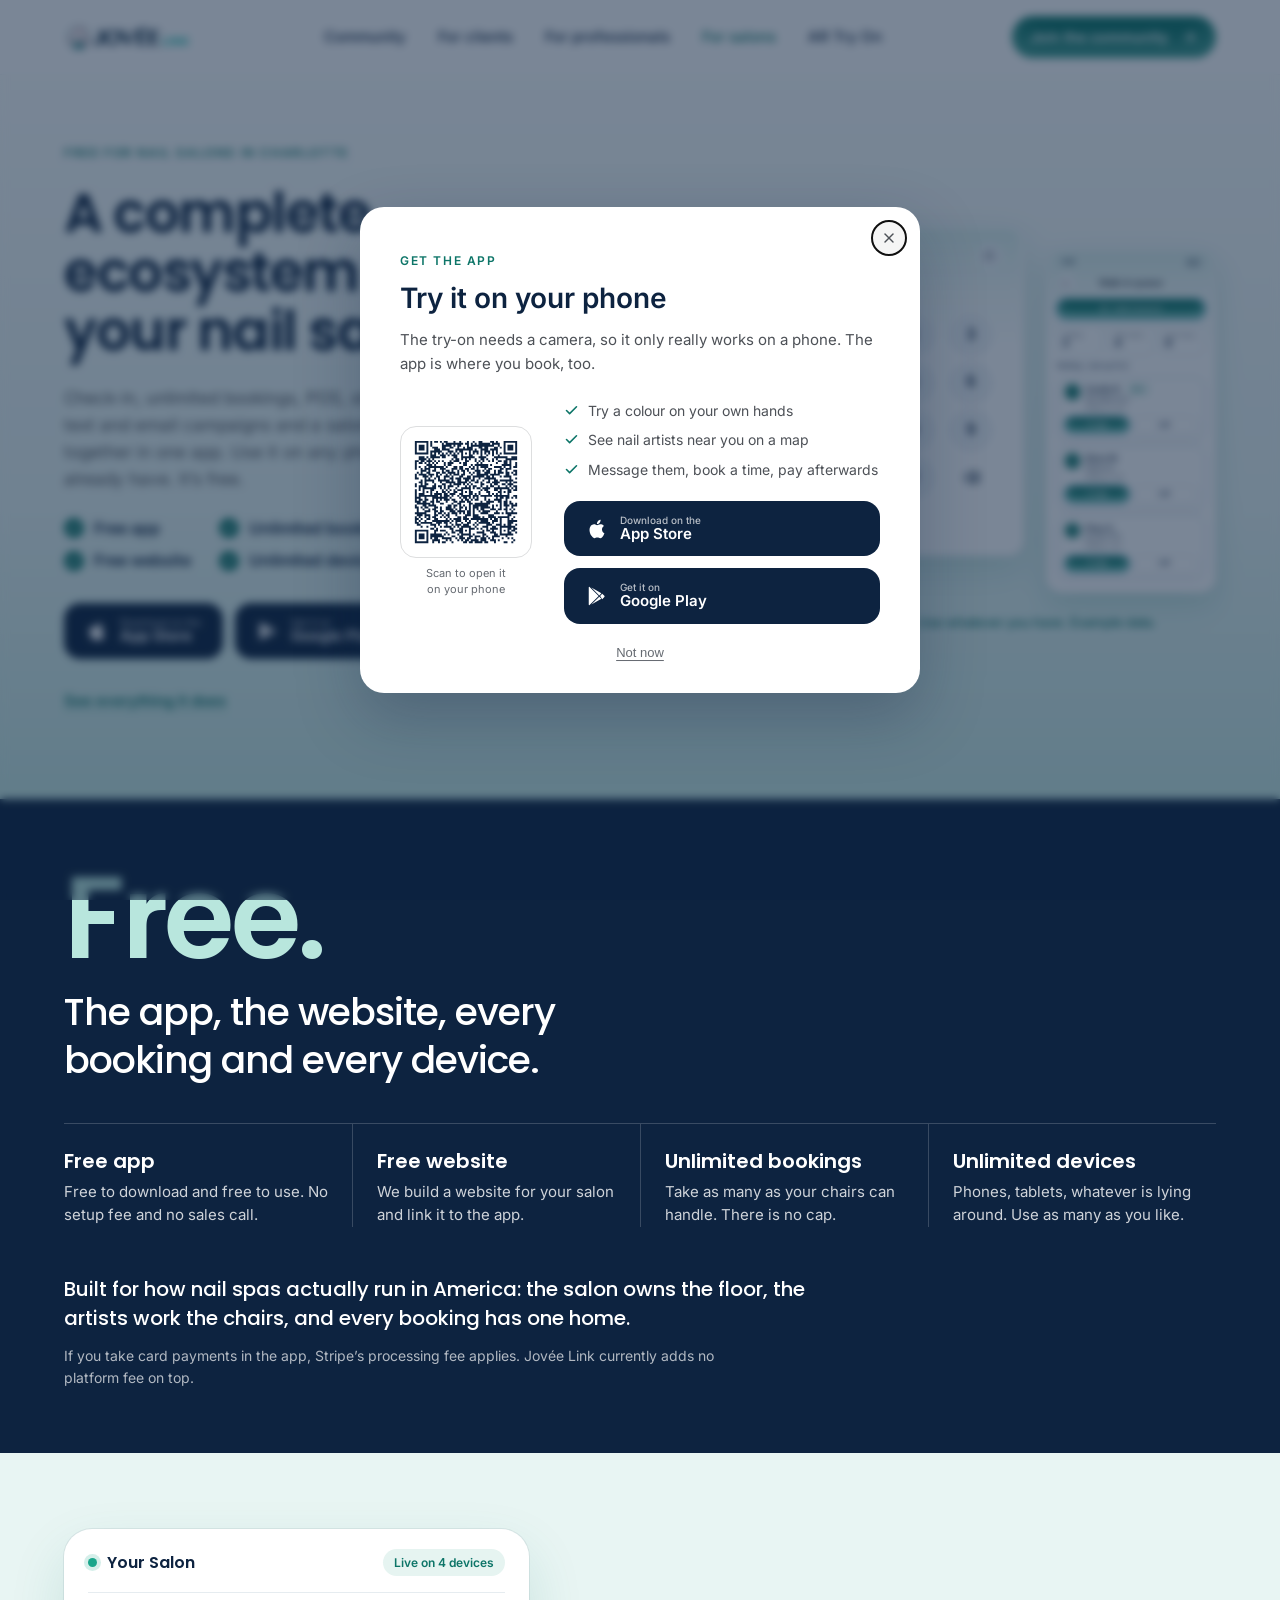
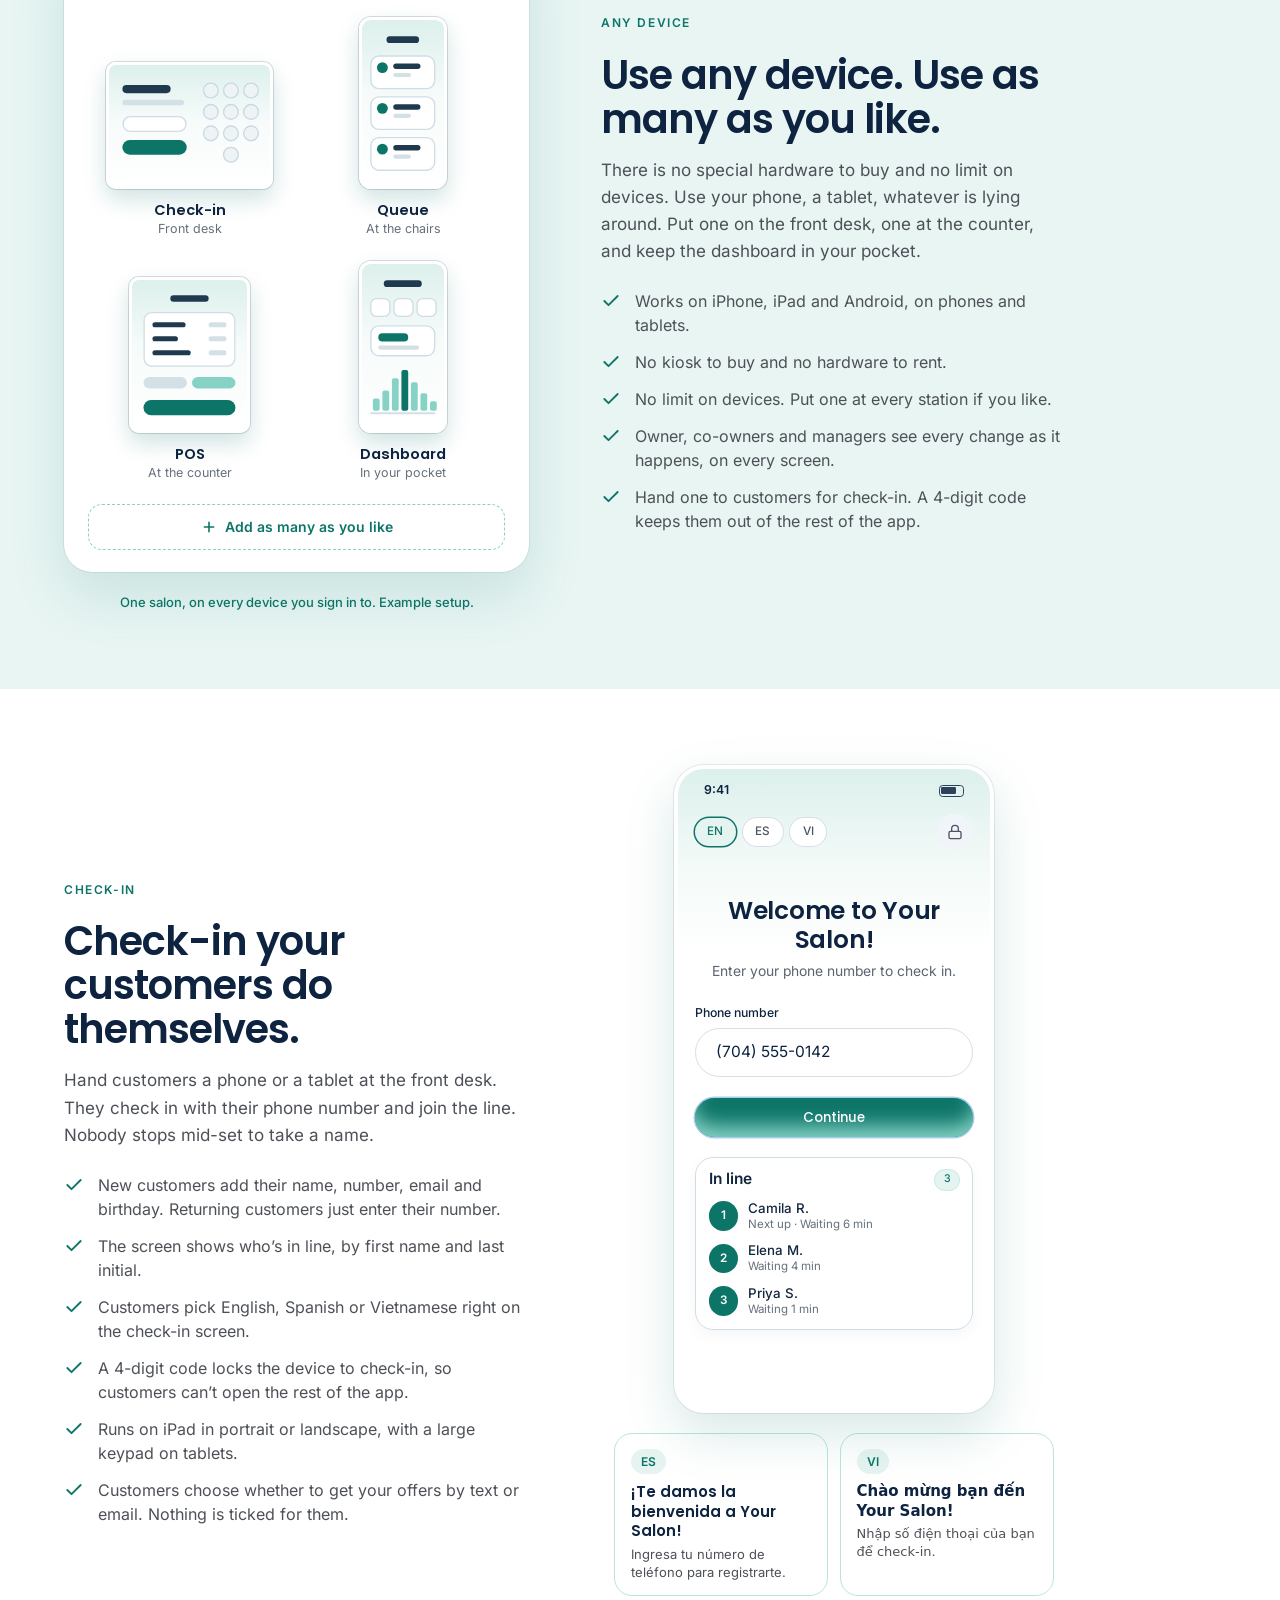
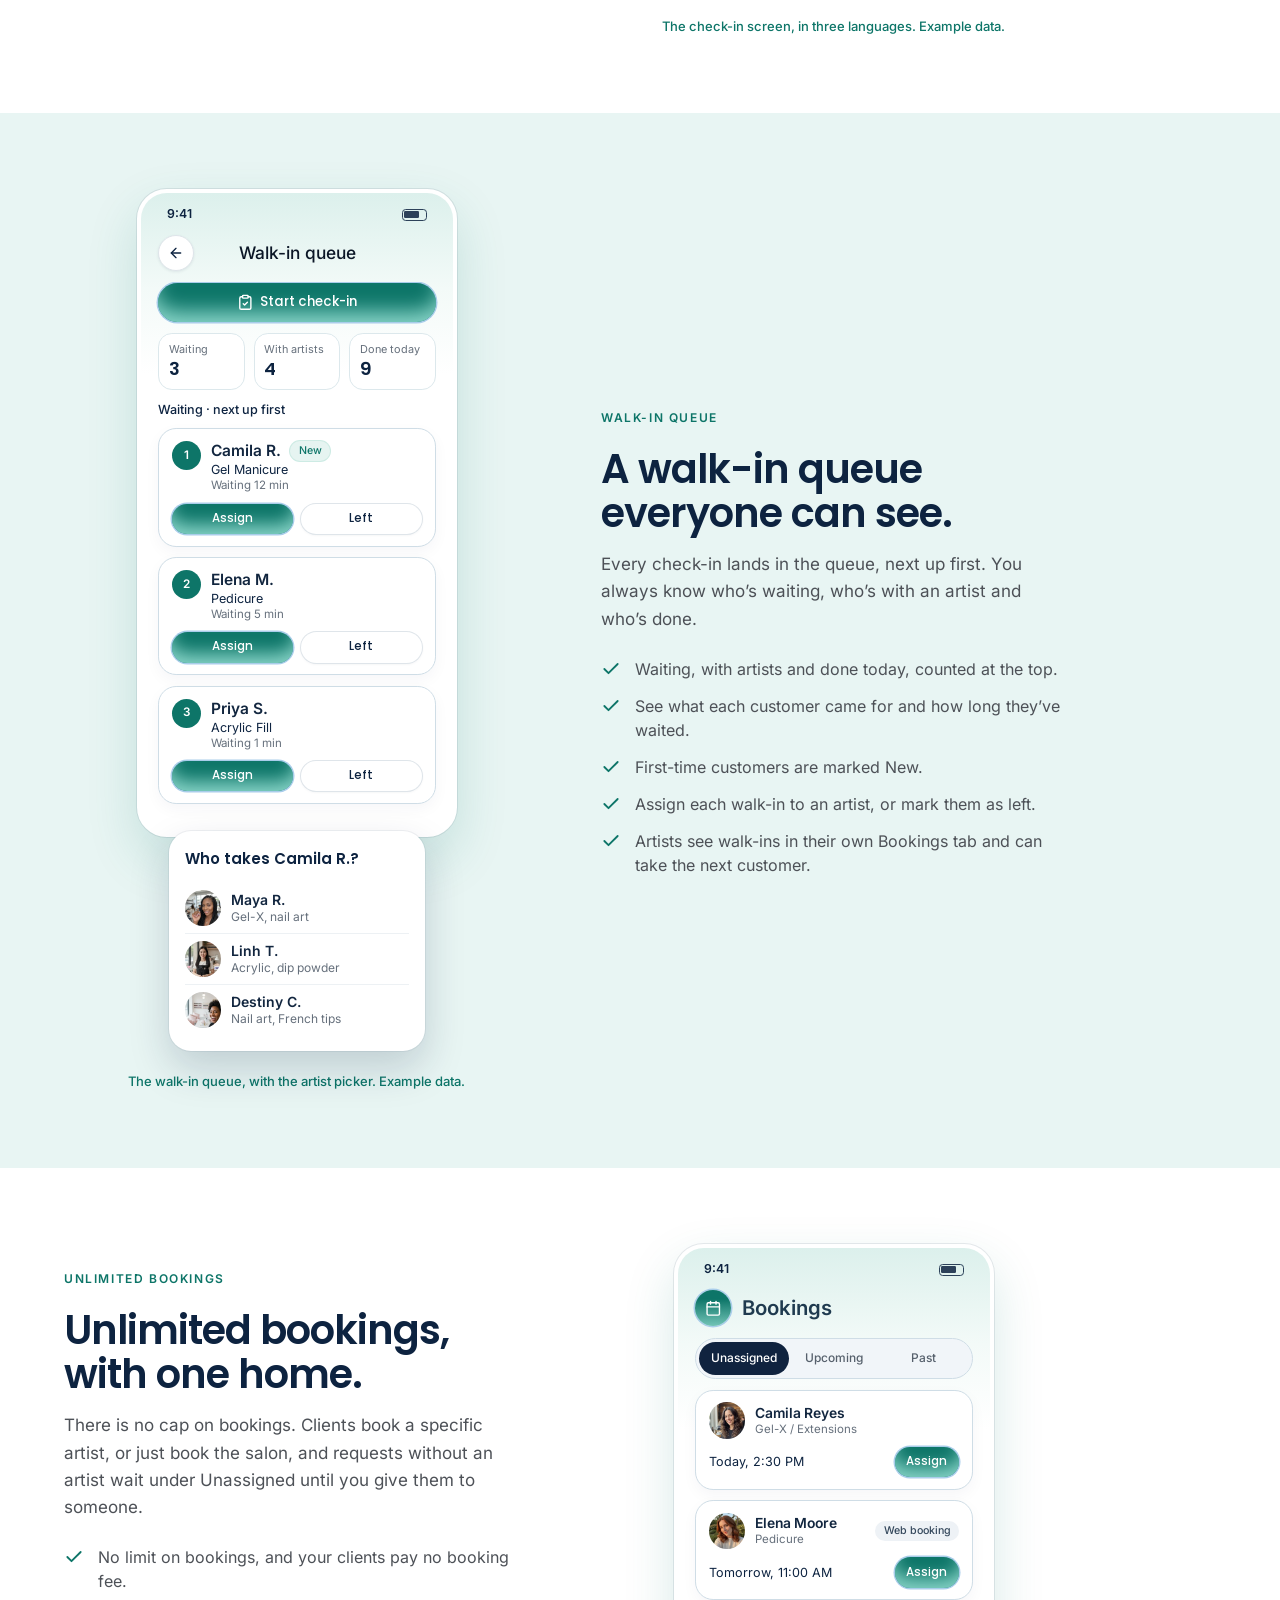
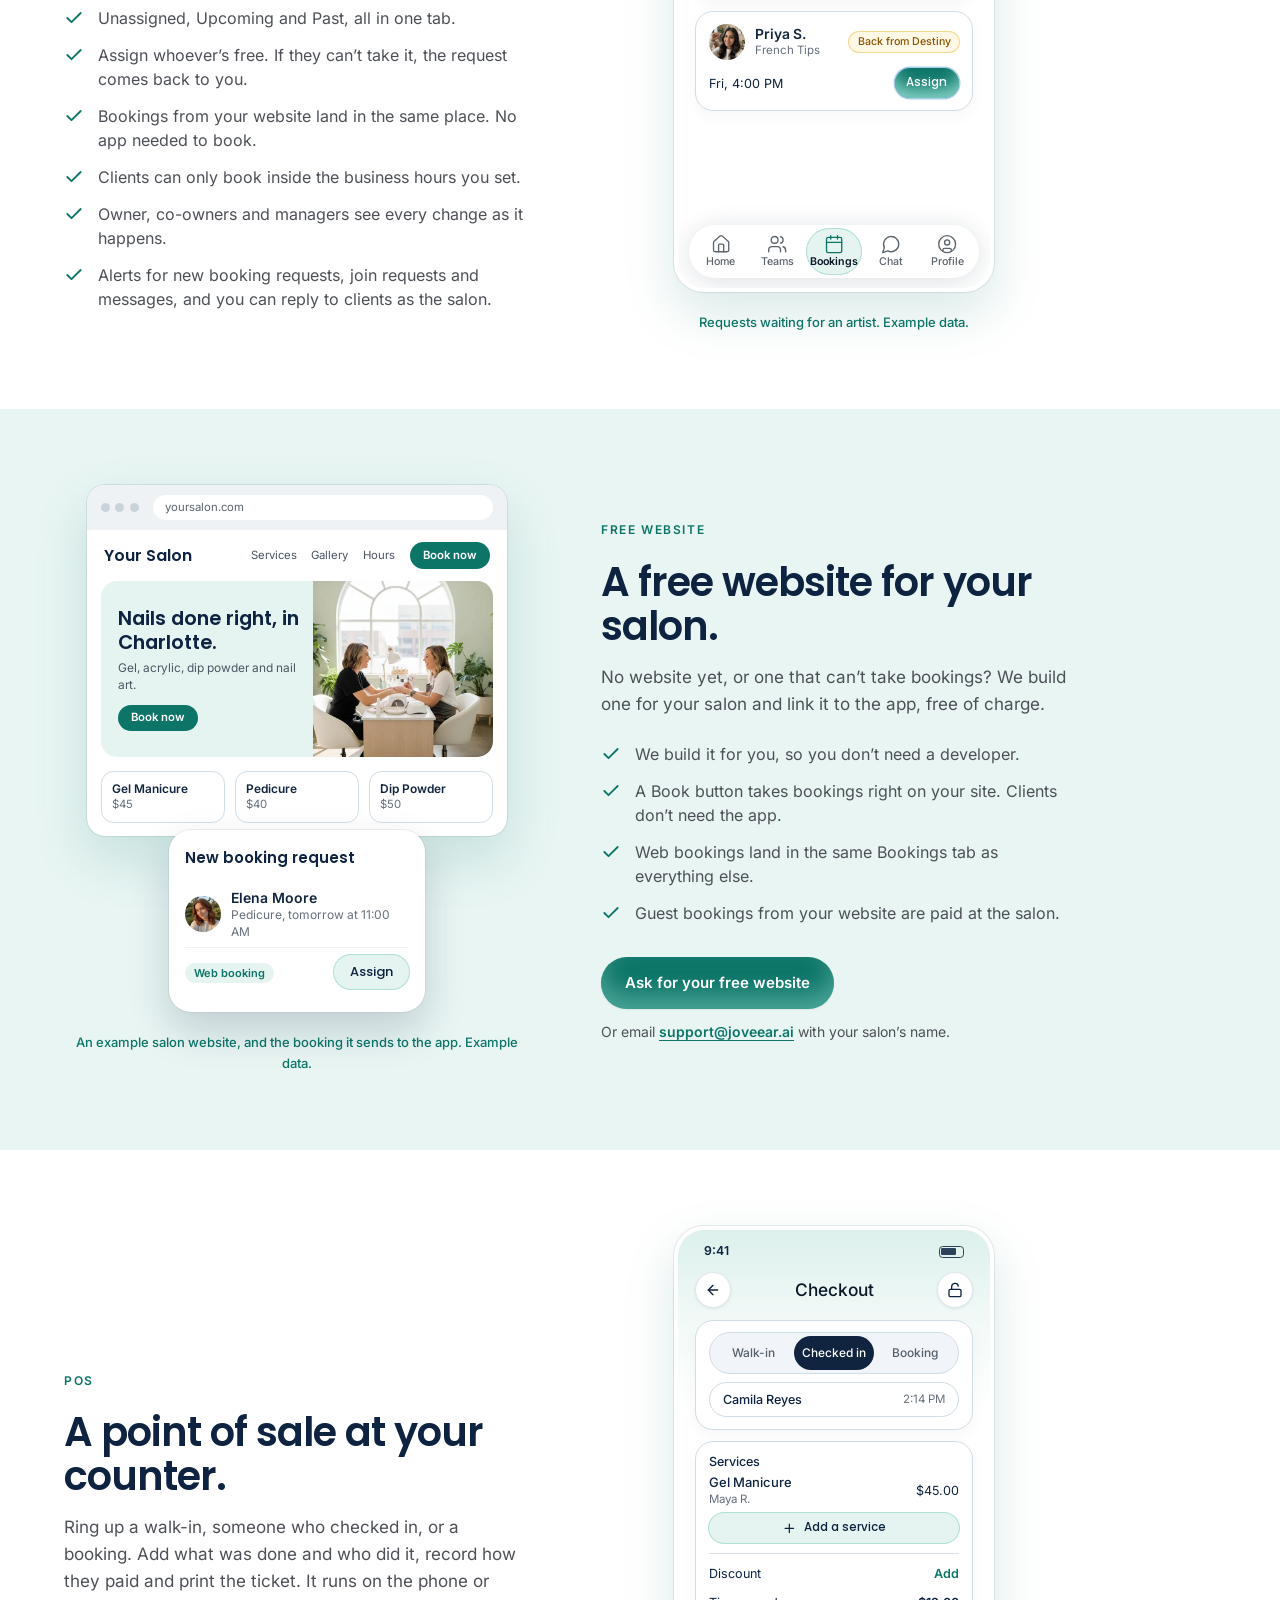
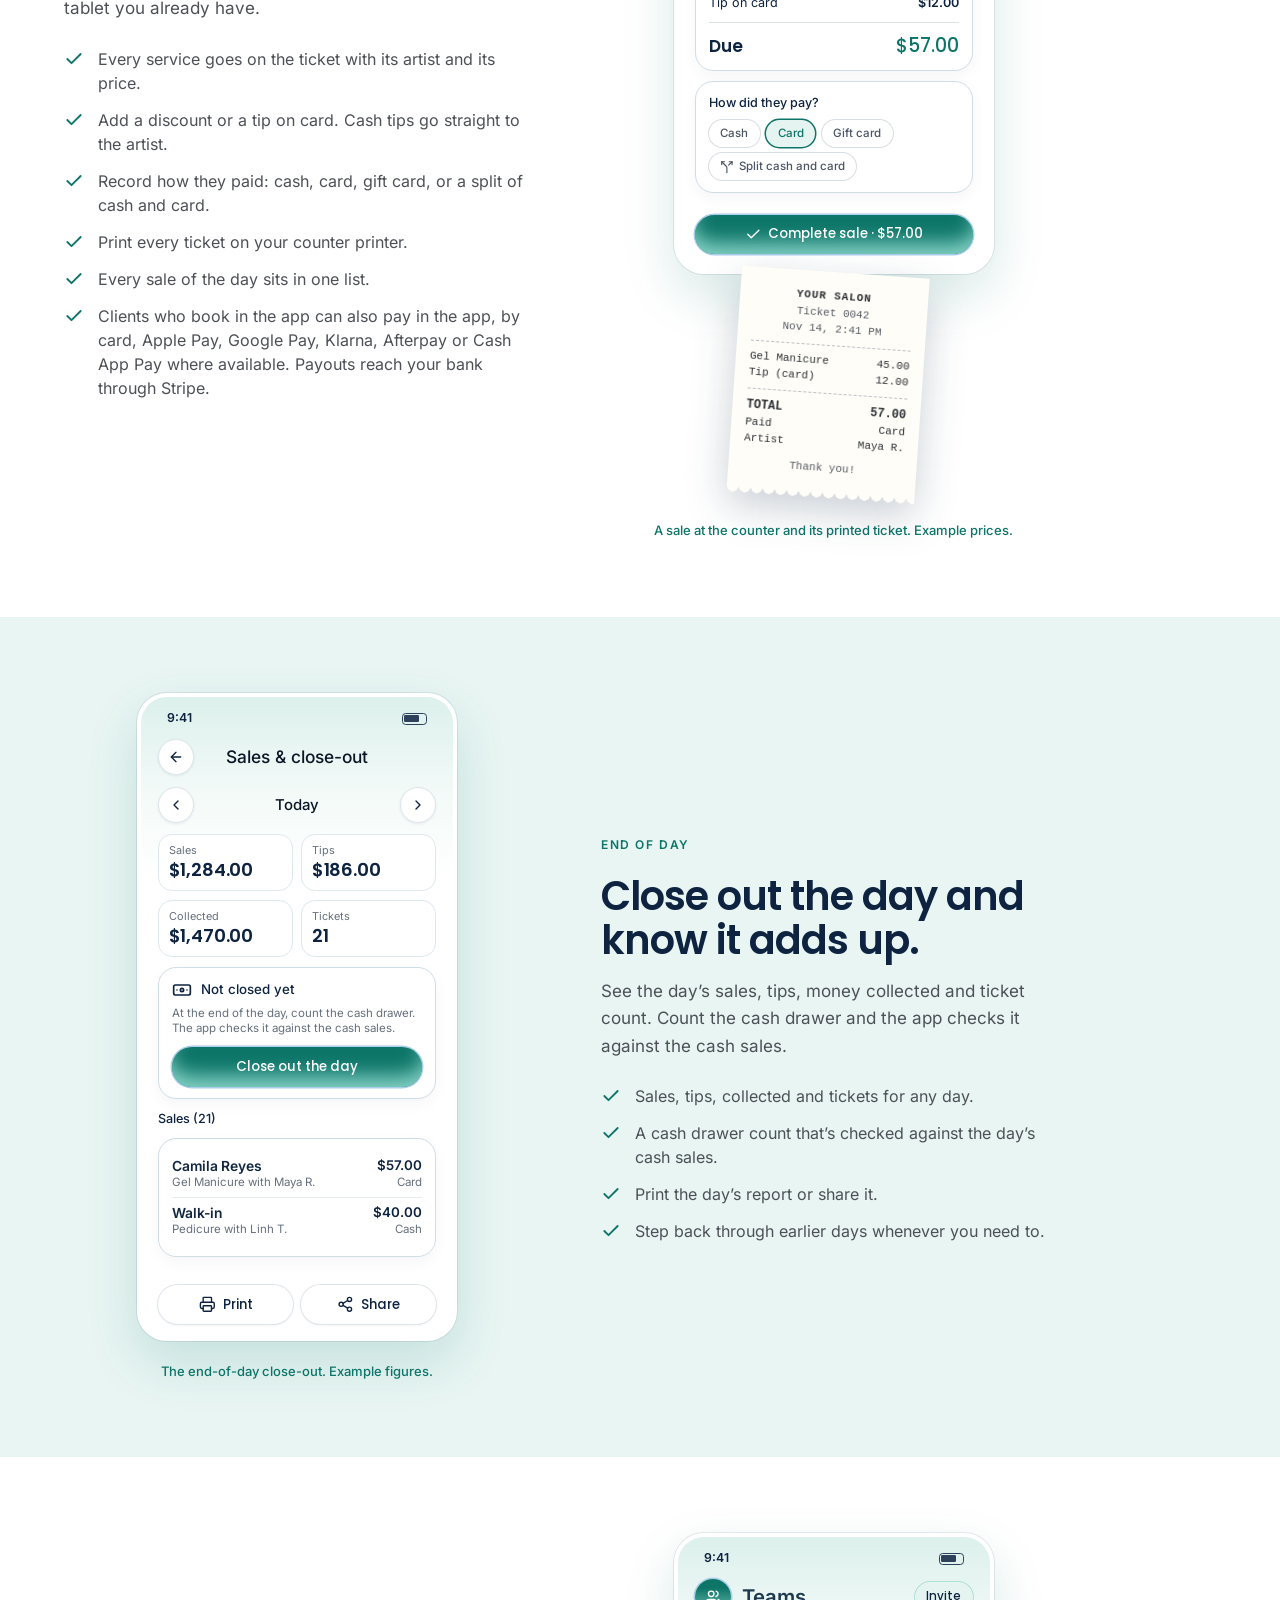
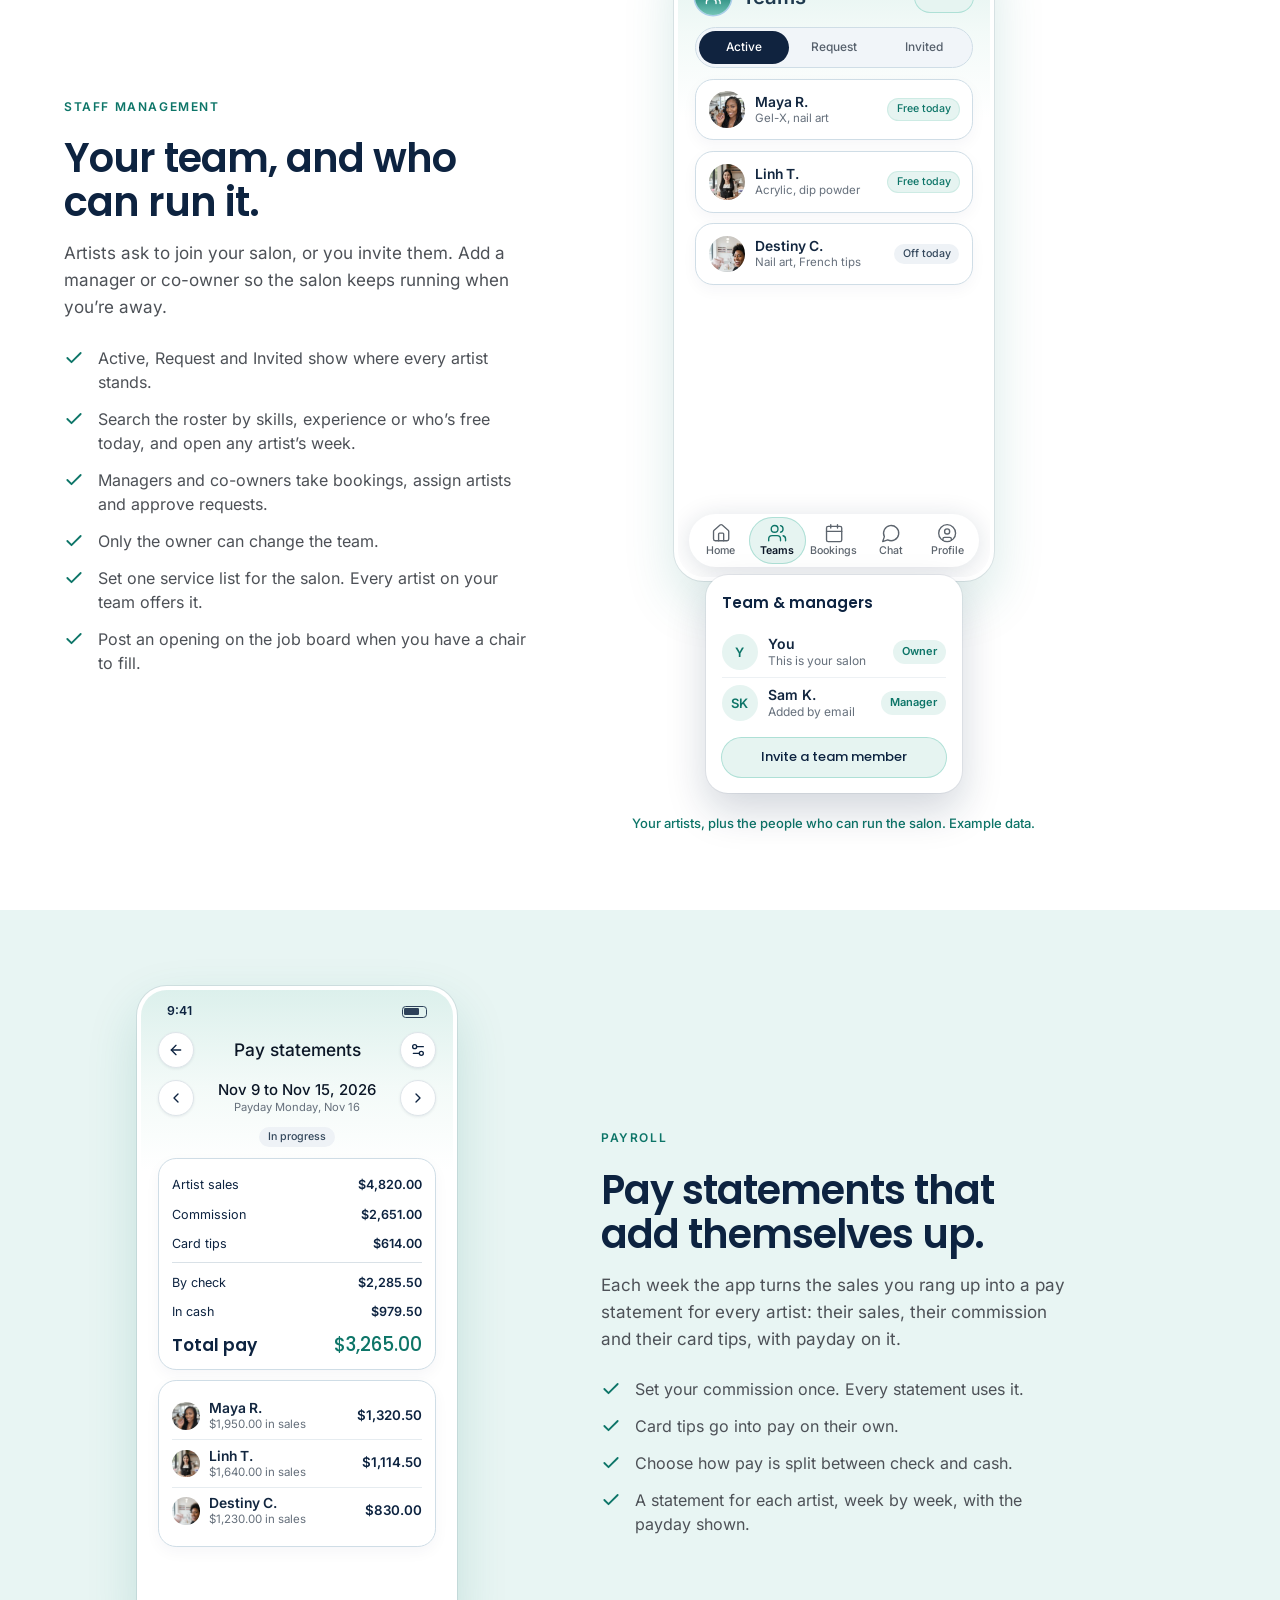
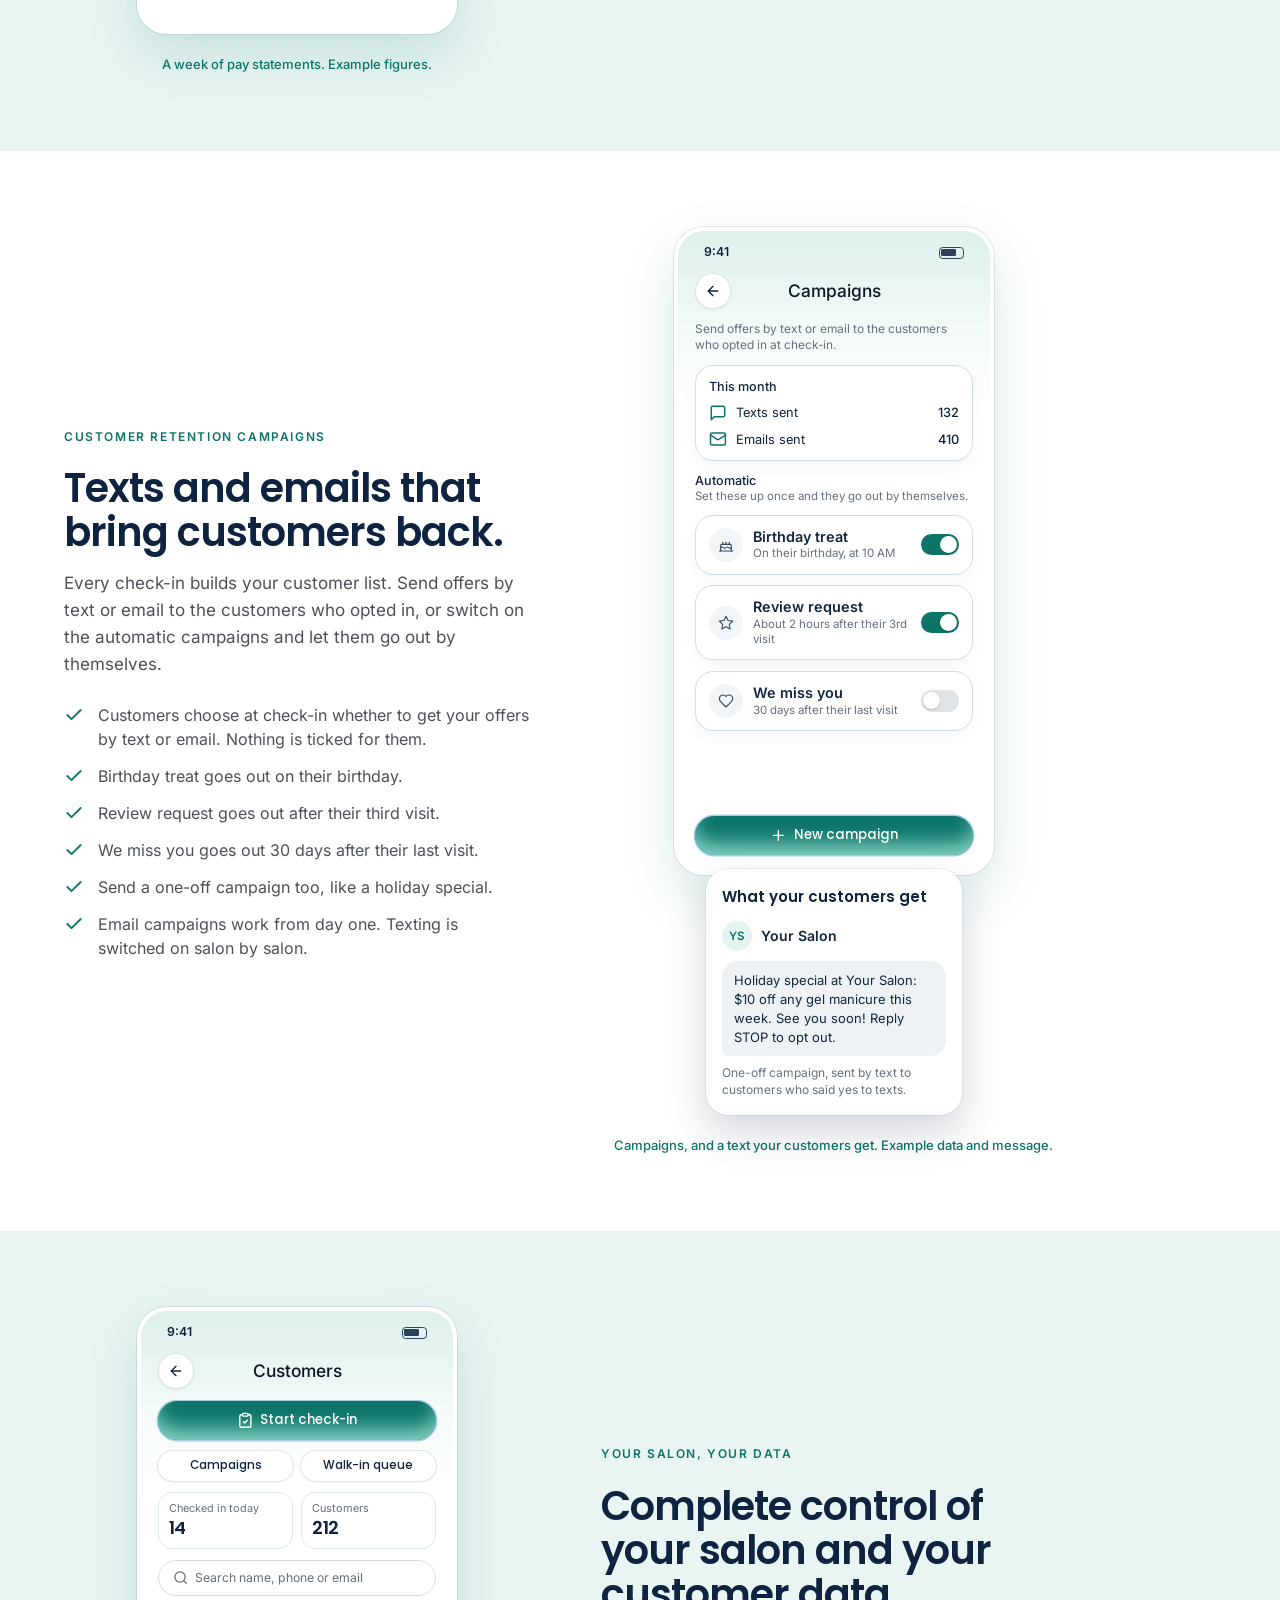
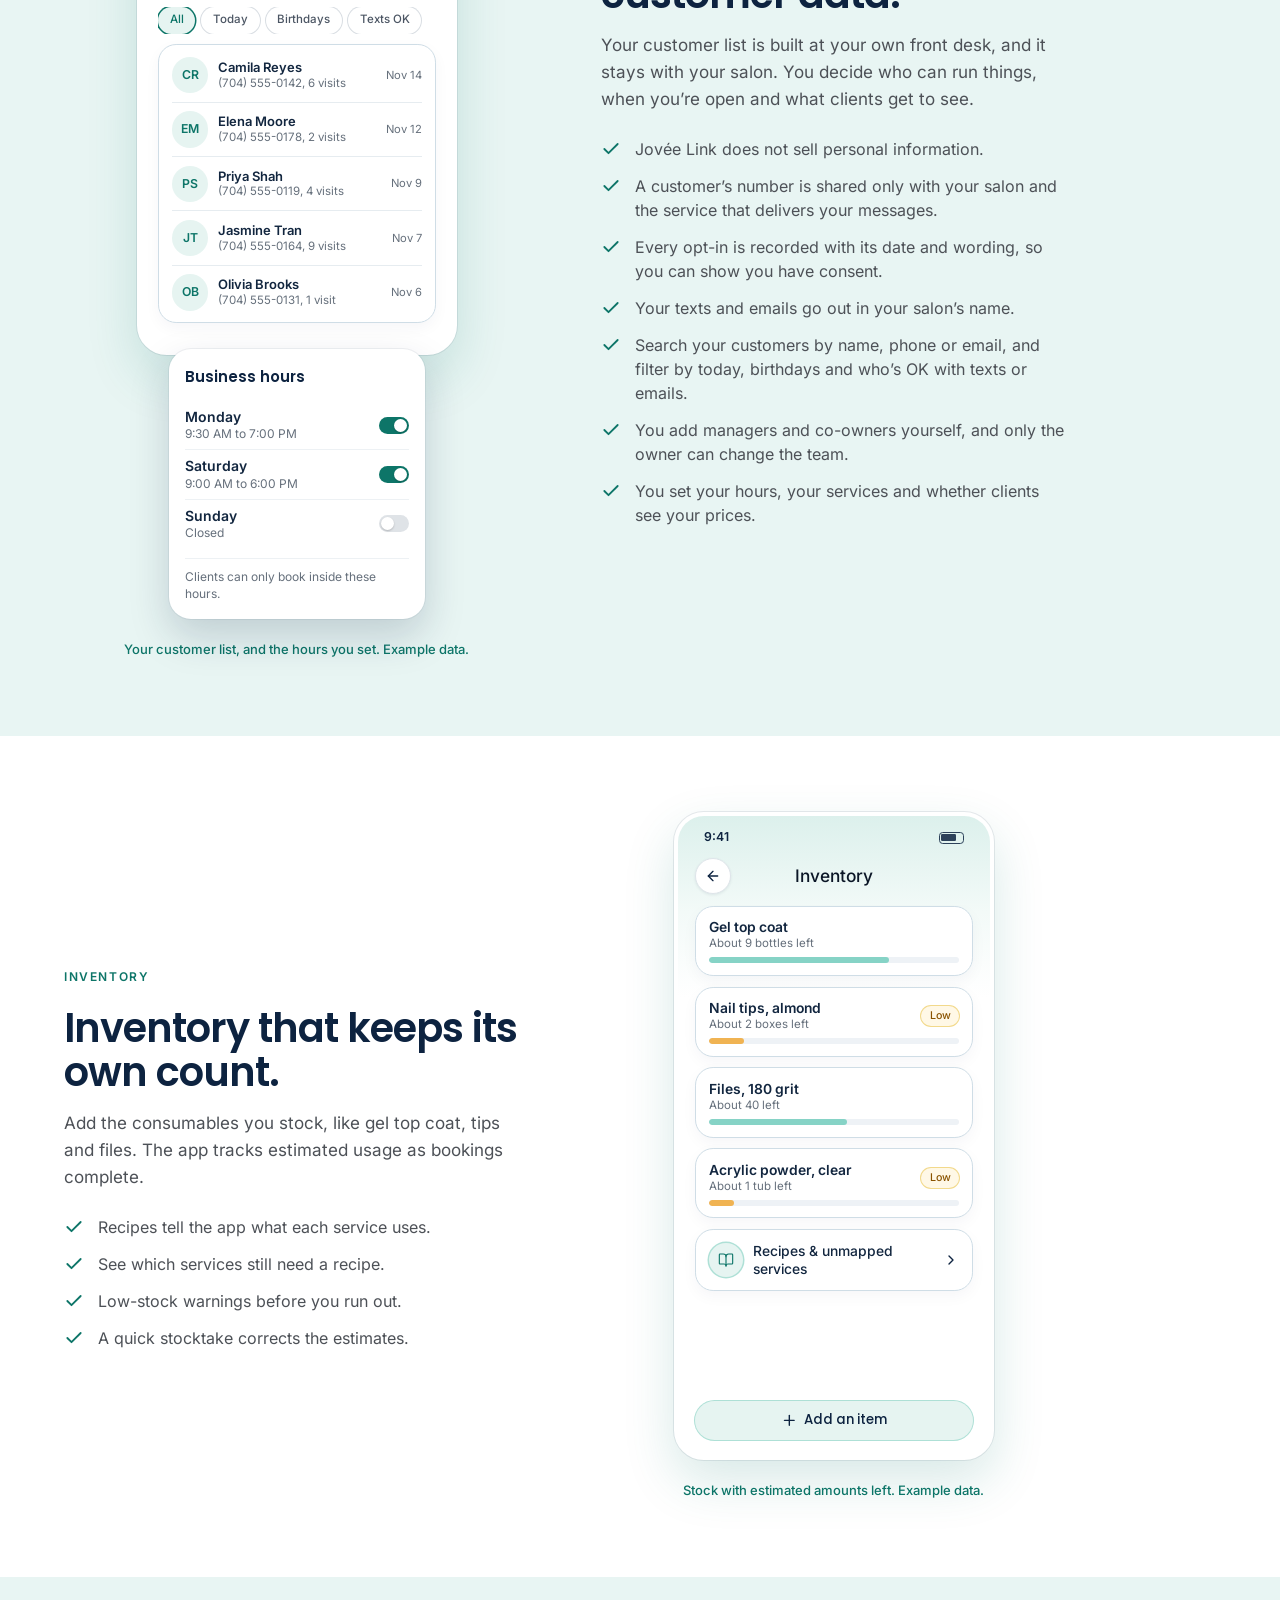
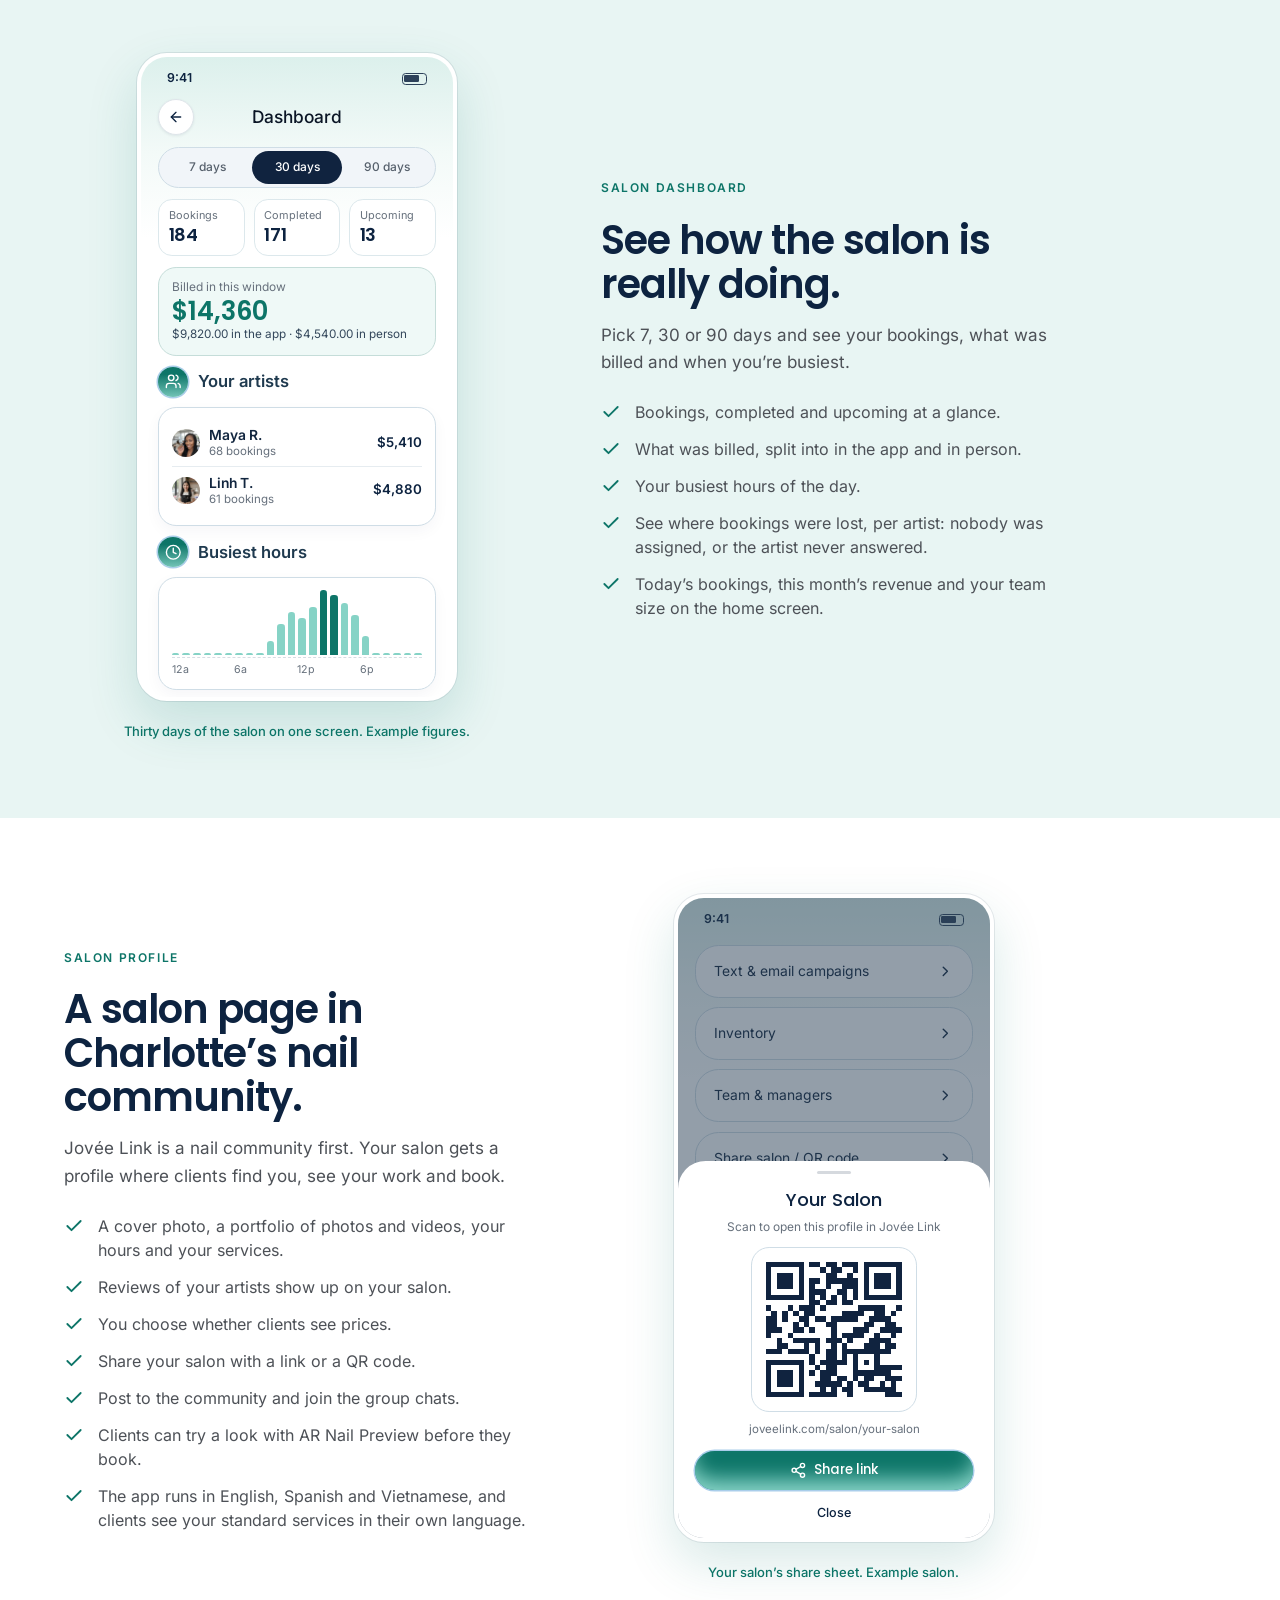
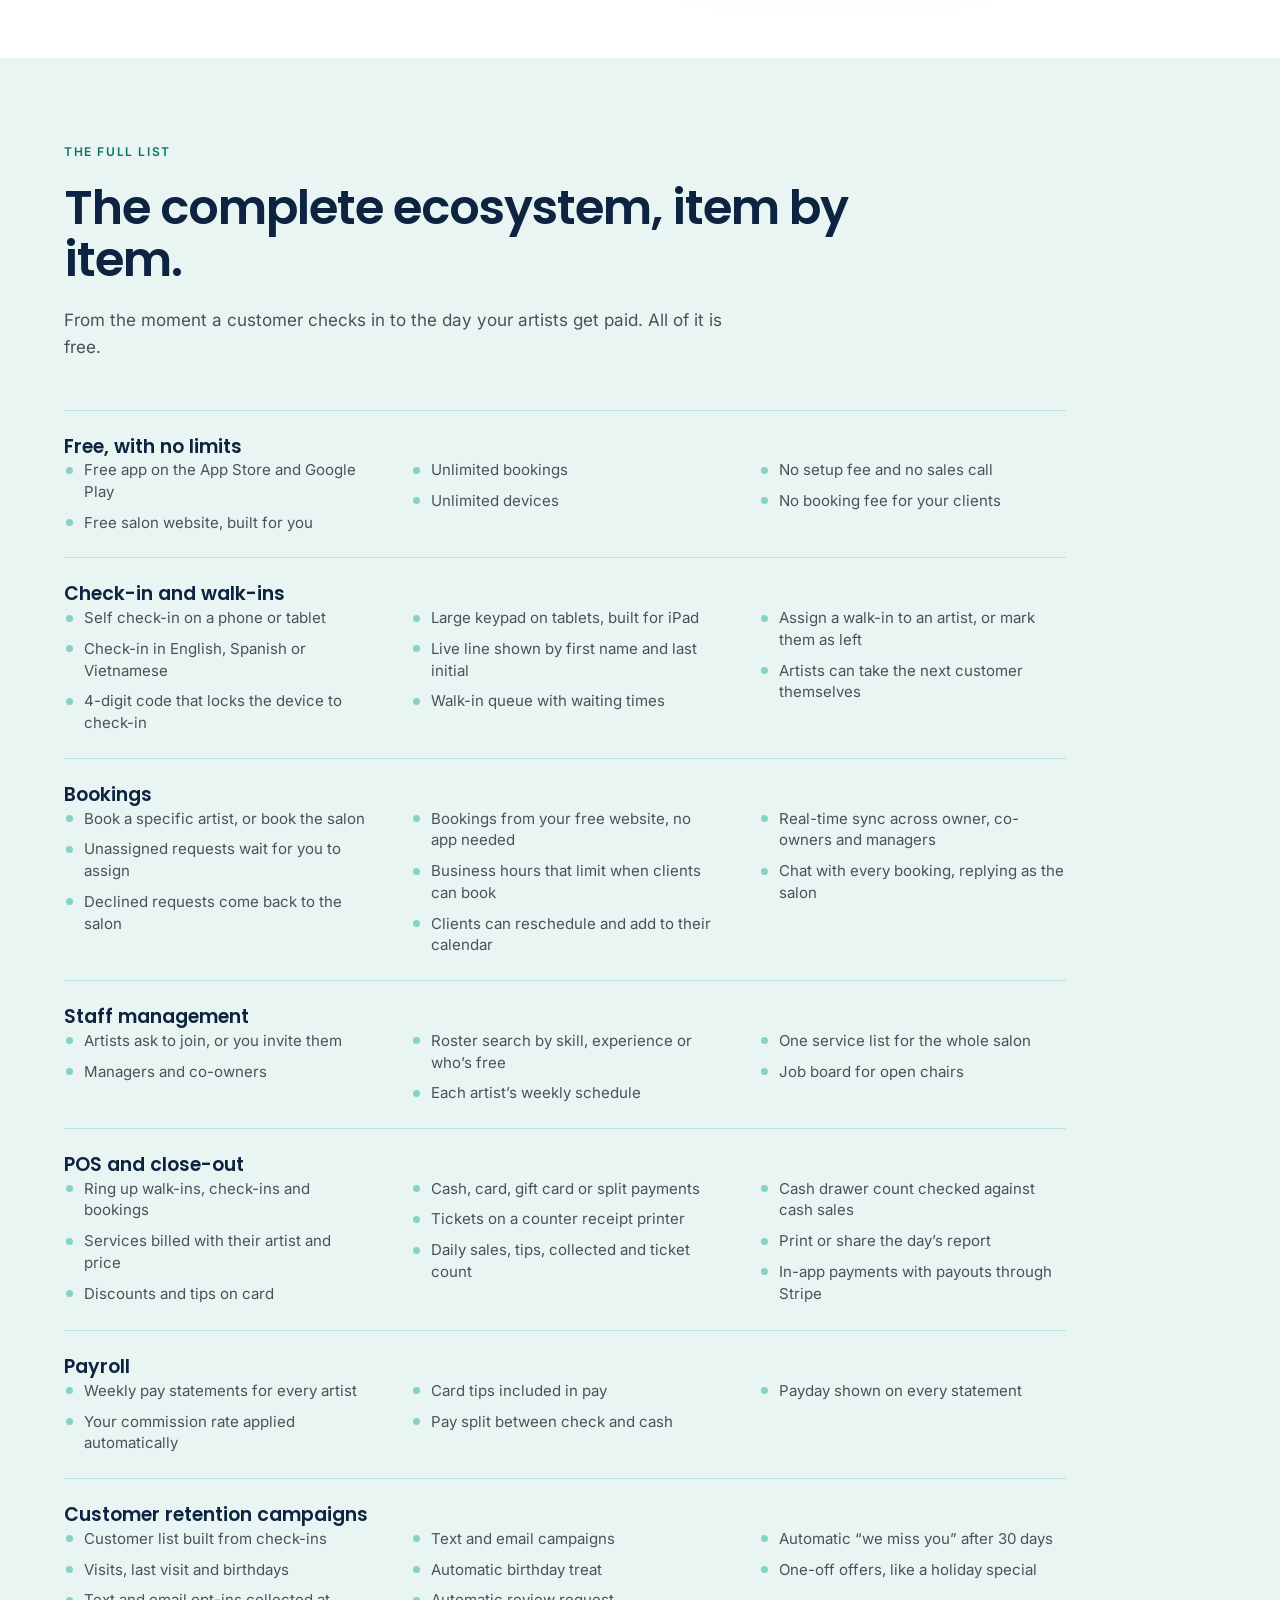
<file: for-salons.html>
<!DOCTYPE html>
<html lang="en-US">
<head>
    <meta charset="UTF-8">
    <meta name="viewport" content="width=device-width, initial-scale=1.0, viewport-fit=cover">
    <script async src="https://www.googletagmanager.com/gtag/js?id=G-ERKQ239G6V"></script>
    <script>
      window.dataLayer = window.dataLayer || [];
      function gtag(){dataLayer.push(arguments);}
      gtag('js', new Date());
      if (/(^|\.)joveelink\.com$/.test(location.hostname)) {
        gtag('config', 'G-ERKQ239G6V', { linker: { domains: ['joveelink.com', 'joveear.ai'] } });
        gtag('config', 'AW-18434585912');
      }
    </script>
    <title>Free Nail Salon App in Charlotte: Check-In, POS | Jovée Link</title>
    <meta name="description" content="A complete ecosystem for your nail salon, free: check-in, unlimited bookings, POS, staff management, text and email campaigns, a dashboard and a free website.">
    <link rel="canonical" href="https://www.joveelink.com/for-salons">
    <meta property="og:type" content="website">
    <meta property="og:site_name" content="Jovée Link">
    <meta property="og:url" content="https://www.joveelink.com/for-salons">
    <meta property="og:title" content="Free Nail Salon App in Charlotte: Check-In, POS | Jovée Link">
    <meta property="og:description" content="A complete ecosystem for your nail salon, free: check-in, unlimited bookings, POS, staff management, text and email campaigns, a dashboard and a free website.">
    <meta name="twitter:card" content="summary">
    <meta name="twitter:title" content="Free Nail Salon App in Charlotte: Check-In, POS | Jovée Link">
    <meta name="twitter:description" content="A complete ecosystem for your nail salon, free: check-in, unlimited bookings, POS, staff management, text and email campaigns, a dashboard and a free website.">
    <link rel="icon" type="image/png" sizes="32x32" href="/assets/favicon-32.png">
    <link rel="icon" type="image/png" sizes="192x192" href="/assets/favicon-192.png">
    <link rel="apple-touch-icon" sizes="180x180" href="/assets/apple-touch-icon.png">
    <meta name="theme-color" content="#0d7568">
    <link rel="preload" href="/assets/fonts/poppins-latin-500-normal.woff2" as="font" type="font/woff2" crossorigin>
    <link rel="preload" href="/assets/fonts/inter-latin-400-normal.woff2" as="font" type="font/woff2" crossorigin>
    <link rel="stylesheet" href="assets/v2/site.css?v=20261122">
    <style>
        /* ==========================================================
           FOR SALONS: the salon day, check-in to payroll.
           Page layout + the app-screen kit. Screens are drawn in
           HTML from the real salon screens; every size inside a
           device is in em, so a screen scales with its frame.
           ========================================================== */
        :root { --line: #cfdde6; --mint: #e6f4f1; --mint-line: #aee0d6; --ink: #12263f; --mute: #66707c; --amber-bg: #fff8e6; --amber-line: #f2d98b; --amber: #8a5300; }

        /* ---------- Hero ---------- */
        .sal-hero { padding: var(--sp-16) 0 var(--sp-20); background: linear-gradient(180deg, #fcfefd 0%, var(--brand-mint) 60%, #c9ebe4 100%); overflow: hidden; }
        .sal-hero-grid { display: grid; grid-template-columns: minmax(0, 0.86fr) minmax(0, 1.14fr); gap: 48px; align-items: center; }
        .sal-hero-grid > * { min-width: 0; }
        .sal-hero .h1 { font-size: clamp(36px, 4.3vw, 56px); }
        .sal-hero .lede { max-width: 48ch; margin-bottom: var(--sp-6); }
        /* what is free and what has no limit, said once before the buttons */
        .sal-free { list-style: none; margin: 0 0 var(--sp-8); padding: 0; display: grid; grid-template-columns: repeat(2, max-content); gap: 12px 28px; }
        .sal-free li { display: flex; align-items: center; gap: 10px; font-size: 16px; font-weight: 600; line-height: 1.3; color: var(--text-strong); }
        .sal-free svg { width: 20px; height: 20px; padding: 4px; box-sizing: border-box; border-radius: 50%; background: var(--brand-teal); color: #fff; fill: none; stroke: currentColor; stroke-width: 3.2; stroke-linecap: round; stroke-linejoin: round; flex-shrink: 0; }
        .sal-hero-more { display: inline-block; margin-top: var(--sp-6); padding: 6px 0; font-size: 15px; font-weight: 600; color: var(--brand-teal); text-decoration: underline; text-decoration-color: rgba(13, 117, 104, 0.35); text-underline-offset: 4px; }
        .sal-hero-more:hover { text-decoration-color: var(--brand-teal); }
        /* two devices on the same salon: the front-desk tablet and a phone beside it */
        .hero-devices { width: 100%; max-width: 700px; margin: 0 auto; display: flex; align-items: flex-end; gap: 3.5%; }
        .hero-tab { flex: 1 1 0; min-width: 0; }
        .hero-phone { flex: 0 0 27%; min-width: 0; }
        .dev-stand { width: 30%; margin: 0 auto; }
        .dev-stand::before { content: ""; display: block; width: 24%; height: 26px; margin: 0 auto; background: linear-gradient(180deg, #cfe0dc, #eef6f4); }
        .dev-stand::after { content: ""; display: block; height: 11px; border-radius: 12px 12px 5px 5px; background: #fff; box-shadow: 0 10px 22px rgba(13, 117, 104, 0.18), 0 0 0 1px rgba(13, 35, 64, 0.07); }
        .shot-caption { font-size: 13px; font-weight: 500; color: var(--brand-teal); text-align: center; margin: var(--sp-5) 0 0; }

        /* ---------- Page index: section names down the right edge, middle of the screen ---------- */
        /* Like the letters down the side of a phone's contact list. The section you are in grows
           big, the ones beside it a little, the rest stay small. Tap or drag down it on a phone. */
        :root { --idx-w: 150px; }
        .idx { position: fixed; z-index: 120; top: calc(50% + var(--nav-h, 67px) / 2); right: max(8px, calc((100vw - var(--container)) / 2 - var(--idx-w) - 8px)); transform: translate(10px, -50%); opacity: 0; visibility: hidden; transition: opacity 0.25s var(--ease), transform 0.25s var(--ease), visibility 0s linear 0.25s; }
        .idx.is-shown { opacity: 1; visibility: visible; transform: translate(0, -50%); transition: opacity 0.25s var(--ease), transform 0.25s var(--ease); }
        .idx-list { list-style: none; margin: 0; padding: 0; display: flex; flex-direction: column; align-items: flex-end; touch-action: none; }
        .idx-list li { display: flex; justify-content: flex-end; }
        .idx-list a { display: block; padding: 4px 10px 4px 12px; border-right: 2px solid rgba(13, 35, 64, 0.1); font-family: var(--font-head); font-size: 13px; font-weight: 500; line-height: 1.25; text-align: right; white-space: nowrap; color: #5f6b78; transition: font-size 0.28s var(--ease), color 0.28s var(--ease), border-color 0.28s var(--ease), padding 0.28s var(--ease); -webkit-tap-highlight-color: transparent; }
        .idx-list a:hover { color: var(--text-strong); }
        .idx-list a.is-near { font-size: 15px; color: #364250; }
        .idx-list a.is-on { font-size: 21px; font-weight: 600; color: var(--brand-teal); border-right-color: var(--brand-teal); padding-top: 6px; padding-bottom: 6px; }
        .idx-list a:focus-visible, .sal-hero-more:focus-visible, .feat-cta:focus-visible, .feat-cta-note a:focus-visible { outline: 2px solid var(--brand-teal); outline-offset: 2px; }
        /* where the screen has no margin beside the page, the features move over to make room */
        @media (max-width: 1599px) { .sal-body .container { padding-right: calc(var(--gutter) + var(--idx-w)); } }
        @media (max-width: 900px) {
            :root { --idx-w: 106px; }
            .idx-list a { padding: 3px 8px 3px 6px; font-size: 11px; }
            .idx-list a.is-near { font-size: 12px; }
            .idx-list a.is-on { font-size: 14.5px; padding-top: 5px; padding-bottom: 5px; }
            .sal-body .container { padding-right: calc(var(--idx-w) + 14px); }
        }
        @media (max-width: 380px) {
            :root { --idx-w: 88px; }
            .idx-list a { font-size: 10.5px; padding-left: 4px; padding-right: 6px; }
            .idx-list a.is-near { font-size: 11px; }
            .idx-list a.is-on { font-size: 12.5px; }
        }
        @media (max-height: 560px) { .idx-list a { padding-top: 1px; padding-bottom: 1px; } }
        @media (prefers-reduced-motion: reduce) { .idx, .idx-list a { transition: none !important; } }

        /* ---------- Promise strip ---------- */
        .promise { background: var(--navy-900); color: var(--white); padding: var(--sp-16) 0; }
        .promise .h2 { color: var(--white); margin: 0 0 var(--sp-10); font-size: clamp(26px, 3vw, 38px); font-weight: 500; line-height: 1.25; max-width: 24ch; }
        .promise .h2 span { display: block; font-size: clamp(64px, 9vw, 116px); font-weight: 600; line-height: 0.95; letter-spacing: -0.03em; color: var(--teal-200); margin-bottom: var(--sp-4); }
        .promise-grid { list-style: none; margin: 0; padding: 0; display: grid; grid-template-columns: repeat(4, minmax(0, 1fr)); border-top: 1px solid rgba(255, 255, 255, 0.18); }
        .promise-grid li { padding: var(--sp-6) var(--sp-6) 0 0; }
        .promise-grid li + li { padding-left: var(--sp-6); border-left: 1px solid rgba(255, 255, 255, 0.18); }
        .promise-grid h3 { font-family: var(--font-head); font-size: 20px; font-weight: 600; line-height: 1.3; color: var(--white); margin: 0 0 6px; }
        .promise-grid p { margin: 0; font-size: 15px; line-height: 1.55; color: rgba(255, 255, 255, 0.8); }
        .promise-built { margin: var(--sp-12) 0 0; font-family: var(--font-head); font-size: clamp(17px, 1.7vw, 20px); font-weight: 500; line-height: 1.45; color: var(--white); max-width: 60ch; }
        .promise-note { margin: var(--sp-3) 0 0; font-size: 14px; line-height: 1.6; color: rgba(255, 255, 255, 0.68); max-width: 74ch; }

        /* ---------- Feature sections ---------- */
        .feat { padding: 76px 0; scroll-margin-top: var(--nav-h, 67px); overflow: hidden; }
        .feat--tint { background: var(--brand-mint); }
        .feat-grid { display: grid; grid-template-columns: minmax(0, 1fr) minmax(0, 1fr); gap: 72px; align-items: center; }
        .feat-grid > * { min-width: 0; }
        .feat--flip .feat-visual { order: -1; }
        .feat-copy { max-width: 540px; }
        .feat-copy .h2 { font-size: clamp(28px, 3.2vw, 40px); margin-bottom: var(--sp-4); }
        .feat-copy .lede { margin-bottom: var(--sp-6); max-width: 52ch; }
        .feat-list { list-style: none; margin: 0; padding: 0; display: grid; gap: 13px; }
        .feat-list li { display: grid; grid-template-columns: 22px minmax(0, 1fr); gap: 12px; font-size: 16px; line-height: 1.5; color: var(--text-body); }
        .feat-list svg { width: 20px; height: 20px; margin-top: 2px; color: var(--brand-teal); fill: none; stroke: currentColor; stroke-width: 2.2; stroke-linecap: round; stroke-linejoin: round; }
        .feat-cta { margin-top: var(--sp-8); }
        .feat-cta-note { margin: var(--sp-3) 0 0; font-size: 14px; line-height: 1.5; color: var(--text-body); }
        .feat-cta-note a { color: var(--brand-teal); font-weight: 600; text-decoration: underline; text-underline-offset: 3px; }
        .feat-visual { display: flex; flex-direction: column; align-items: center; container-type: inline-size; container-name: vis; }
        .stack { position: relative; width: 100%; max-width: 320px; margin: 0 auto; }
        /* a phone with a companion card (or printed ticket) beside it */
        .stack--side { max-width: 540px; display: flex; align-items: center; justify-content: center; }
        .stack--side .dev--phone { flex: 0 1 320px; min-width: 0; }

        /* ---------- Device frames ---------- */
        .dev { container-type: inline-size; container-name: dev; width: 100%; }
        .dev--phone { max-width: 320px; }
        .dev--tablet { max-width: 640px; }
        .dev-frame {
            position: relative; overflow: hidden; background: var(--white);
            border: 0.45em solid var(--white); border-radius: 2.8em;
            box-shadow: 0 2em 4.8em rgba(13, 117, 104, 0.16), 0 0 0 1px rgba(13, 35, 64, 0.09);
            font-family: var(--font-body); color: var(--navy-900); line-height: 1.35;
            font-size: 10px;
            font-size: calc(100cqi / 30);
        }
        .dev--tablet .dev-frame { font-size: 10px; font-size: calc(100cqi / 62); border-radius: 2.2em; }
        .dev svg { fill: none; stroke: currentColor; stroke-width: 2; stroke-linecap: round; stroke-linejoin: round; flex-shrink: 0; }

        /* ---------- App kit: the pieces every screen is made of ---------- */
        .scr { height: 60em; display: flex; flex-direction: column; position: relative; overflow: hidden; background: linear-gradient(180deg, #dcf0ec 0, #f3faf8 9em, #fff 17em); }
        .app-status { display: flex; justify-content: space-between; align-items: center; padding: 1.1em 2.1em 0; font-size: 1.15em; font-weight: 700; flex-shrink: 0; }
        .app-status i { display: block; width: 2.1em; height: 1em; border: 1.5px solid currentColor; border-radius: 0.3em; position: relative; opacity: 0.85; }
        .app-status i::after { content: ""; position: absolute; inset: 1.5px 30% 1.5px 1.5px; background: currentColor; border-radius: 0.1em; }
        .app-hd { display: grid; grid-template-columns: 3.4em minmax(0, 1fr) 3.4em; align-items: center; gap: 0.6em; padding: 1.1em 1.6em 1em; flex-shrink: 0; position: relative; }
        .app-hd-t { text-align: center; font-size: 1.62em; font-weight: 500; color: #0b1626; white-space: nowrap; }
        .app-hd-r { position: absolute; right: 1.6em; top: 1.1em; display: flex; gap: 0.6em; }
        .app-circ { width: 3.4em; height: 3.4em; border-radius: 50%; background: #fff; border: 1px solid #dfe5ea; box-shadow: 0 1px 3px rgba(13, 35, 64, 0.08); display: inline-flex; align-items: center; justify-content: center; color: var(--navy-900); }
        .app-circ svg { width: 1.5em; height: 1.5em; }
        .app-circ--flat { background: #f1f5f9; border-color: transparent; box-shadow: none; color: #4b5563; }
        .app-hd--root { display: flex; align-items: center; gap: 1em; }
        .app-hd--root b { font-size: 1.9em; font-weight: 600; color: #1f3a4f; flex: 1; }
        .app-badge { width: 3.4em; height: 3.4em; border-radius: 50%; background: linear-gradient(180deg, #0d7568 25%, #86d3c6 115%); box-shadow: 0 0 0 1.5px #a9cdea; color: #fff; display: inline-flex; align-items: center; justify-content: center; flex-shrink: 0; }
        .app-badge svg { width: 1.55em; height: 1.55em; }
        .app-badge--sm { width: 2.8em; height: 2.8em; }
        .app-body { flex: 1; min-height: 0; padding: 0.1em 1.6em 0; display: flex; flex-direction: column; gap: 1em; overflow: hidden; }
        .app-card { background: #fff; border: 1px solid var(--line); border-radius: 1.7em; padding: 1.1em 1.2em; box-shadow: 0 0.5em 1.4em rgba(13, 35, 64, 0.04); }
        .app-card--soft { background: #f3f6f9; border-color: transparent; box-shadow: none; }
        .app-card--mint { background: #eff9f7; border-color: #c5ddd9; box-shadow: none; }
        .app-tiles { display: grid; gap: 0.8em; grid-template-columns: repeat(var(--n, 3), minmax(0, 1fr)); flex-shrink: 0; }
        .app-tile { background: #fff; border: 1px solid #dce8ec; border-radius: 1.3em; padding: 0.8em 0.9em; min-width: 0; }
        .app-tile span { display: block; font-size: 1.02em; color: var(--mute); white-space: nowrap; }
        .app-tile strong { display: block; font-family: var(--font-head); font-size: 1.7em; font-weight: 600; color: var(--navy-900); line-height: 1.3; letter-spacing: -0.01em; }
        .app-seg { display: flex; padding: 0.28em; background: #f1f5f9; border: 1px solid var(--line); border-radius: 99em; flex-shrink: 0; }
        .app-seg span { flex: 1; text-align: center; font-size: 1.12em; font-weight: 500; color: #56606c; padding: 0.72em 0.3em; border-radius: 99em; white-space: nowrap; }
        .app-seg .on { background: #10233f; color: #fff; }
        .app-btn { display: flex; align-items: center; justify-content: center; gap: 0.55em; font-family: var(--font-head); font-size: 1.25em; font-weight: 500; padding: 0.8em 1em; border-radius: 99em; background: var(--brand-teal); color: #fff; box-shadow: inset 0 -1.15em 1.5em -0.35em #86d3c6, 0 0 0 1.5px #a9cdea; white-space: nowrap; flex-shrink: 0; }
        .app-btn svg { width: 1.25em; height: 1.25em; }
        .app-btn--ghost { background: #fff; color: var(--navy-900); box-shadow: 0 0 0 1px #dfe5ea, 0 1px 3px rgba(13, 35, 64, 0.08); }
        .app-btn--mint { background: var(--mint); color: var(--navy-900); box-shadow: 0 0 0 1px var(--mint-line); }
        .app-btn--sm { font-size: 1.1em; padding: 0.62em 1em; }
        .app-btns { display: flex; gap: 0.7em; }
        .app-btns > * { flex: 1; }
        .app-row { display: flex; align-items: center; gap: 0.9em; min-width: 0; }
        .app-main { flex: 1; min-width: 0; }
        .app-name { font-size: 1.3em; font-weight: 600; color: var(--ink); line-height: 1.3; }
        .app-meta { font-size: 1.08em; color: var(--mute); line-height: 1.35; }
        .app-text { font-size: 1.18em; color: var(--navy-900); line-height: 1.35; }
        .app-sub { font-size: 1.12em; color: var(--mute); line-height: 1.4; }
        .app-label { font-size: 1.18em; font-weight: 500; color: var(--navy-900); }
        .app-num { width: 2.5em; height: 2.5em; border-radius: 50%; background: var(--brand-teal); color: #fff; display: inline-flex; align-items: center; justify-content: center; font-size: 1.1em; font-weight: 600; flex-shrink: 0; }
        .app-pill { display: inline-flex; align-items: center; font-size: 1em; font-weight: 500; padding: 0.28em 0.8em; border-radius: 99em; background: var(--mint); color: var(--brand-teal); box-shadow: 0 0 0 1px #cdebe4; white-space: nowrap; flex-shrink: 0; }
        .app-pill--amber { background: var(--amber-bg); color: var(--amber); box-shadow: 0 0 0 1px var(--amber-line); }
        .app-pill--slate { background: #eef2f6; color: #33475b; box-shadow: none; }
        .app-av { width: 3.4em; height: 3.4em; border-radius: 50%; object-fit: cover; flex-shrink: 0; background: var(--mint); }
        .app-av--sm { width: 2.6em; height: 2.6em; }
        .app-av--txt { display: inline-flex; align-items: center; justify-content: center; font-size: 1.15em; font-weight: 600; color: var(--brand-teal); width: 2.96em; height: 2.96em; }
        .app-chips { display: flex; flex-wrap: wrap; gap: 0.6em; }
        .app-chips--row { flex-wrap: nowrap; overflow: hidden; }
        .app-chip { font-size: 1.08em; font-weight: 500; padding: 0.5em 1em; border-radius: 99em; background: #fff; color: #4b5563; box-shadow: 0 0 0 1px #d9dee3; white-space: nowrap; display: inline-flex; align-items: center; gap: 0.4em; }
        .app-chip svg { width: 1.2em; height: 1.2em; }
        .app-chip.on { background: var(--mint); color: var(--brand-teal); box-shadow: 0 0 0 1.5px var(--brand-teal); }
        .app-tabs { margin: auto 1em 0.9em; flex-shrink: 0; display: grid; grid-template-columns: repeat(5, 1fr); padding: 0.35em; background: #fff; border-radius: 99em; box-shadow: 0 0.3em 2.4em rgba(13, 35, 64, 0.14); position: relative; z-index: 2; }
        .app-tabs span { display: flex; flex-direction: column; align-items: center; gap: 0.15em; padding: 0.5em 0 0.45em; border-radius: 99em; font-size: 1em; color: #5c646d; font-weight: 500; }
        .app-tabs svg { width: 1.9em; height: 1.9em; stroke-width: 1.6; }
        .app-tabs .on { background: var(--mint); box-shadow: inset 0 0 0 1px var(--mint-line); color: #0b1626; font-weight: 600; }
        .app-tabs .on svg { color: var(--brand-teal); }
        .app-toggle { width: 3.6em; height: 2em; border-radius: 99em; background: #dfe3e7; position: relative; flex-shrink: 0; }
        .app-toggle::after { content: ""; position: absolute; top: 0.2em; left: 0.2em; width: 1.6em; height: 1.6em; border-radius: 50%; background: #fff; box-shadow: 0 1px 2px rgba(0, 0, 0, 0.2); }
        .app-toggle.on { background: var(--brand-teal); }
        .app-toggle.on::after { left: auto; right: 0.2em; }
        .app-ico { width: 3.2em; height: 3.2em; border-radius: 50%; background: #f1f5f9; display: inline-flex; align-items: center; justify-content: center; color: #33475b; flex-shrink: 0; }
        .app-ico svg { width: 1.5em; height: 1.5em; stroke-width: 1.7; }
        .app-ico--mint { background: var(--mint); box-shadow: 0 0 0 1.5px var(--mint-line); color: var(--brand-teal); }
        .app-sec { display: flex; align-items: center; gap: 0.9em; flex-shrink: 0; }
        .app-sec b { font-size: 1.55em; font-weight: 600; color: #1f3a4f; flex: 1; }
        .app-kv { display: flex; justify-content: space-between; align-items: baseline; gap: 1em; font-size: 1.18em; color: var(--navy-900); padding: 0.48em 0; }
        .app-kv b { font-weight: 600; }
        .app-kv--teal b, .app-kv--teal a { color: var(--brand-teal); }
        .app-rule { height: 1px; background: #d9e1e7; margin: 0.45em 0; }
        .app-bar { height: 0.55em; border-radius: 99em; background: #eef2f6; position: relative; overflow: hidden; }
        .app-bar::after { content: ""; position: absolute; inset: 0; width: var(--w); border-radius: 99em; background: var(--teal-300); }
        .app-bar--low::after { background: #f0b352; }
        .app-chev { width: 1.5em; height: 1.5em; color: var(--navy-900); }
        .app-note { display: flex; gap: 0.8em; align-items: flex-start; background: var(--amber-bg); border: 1px solid var(--amber-line); border-radius: 1.5em; padding: 0.9em 1.1em; font-size: 1.12em; line-height: 1.4; color: var(--ink); }
        .app-note svg { width: 1.5em; height: 1.5em; color: #8a6d1a; margin-top: 0.05em; }
        .app-total { display: flex; justify-content: space-between; align-items: baseline; gap: 1em; padding-top: 0.5em; }
        .app-total span { font-family: var(--font-head); font-size: 1.6em; font-weight: 600; color: var(--navy-900); }
        .app-total strong { font-family: var(--font-head); font-size: 1.75em; font-weight: 500; color: var(--brand-teal); }

        /* ---------- Check-in (tablet in the hero, phone in section 1) ---------- */
        .ci-top { display: flex; align-items: center; justify-content: space-between; }
        .ci-langs { display: flex; gap: 0.7em; }
        .ci-langs span { font-size: 1.1em; font-weight: 500; padding: 0.55em 1.05em; border-radius: 99em; background: #fff; color: #4b5563; box-shadow: 0 0 0 1px #d9dee3; }
        .ci-langs .on { background: var(--mint); color: var(--brand-teal); box-shadow: 0 0 0 1.5px var(--brand-teal); }
        .ci-hello { font-family: var(--font-head); font-size: 2.3em; font-weight: 600; line-height: 1.2; text-align: center; color: var(--navy-900); letter-spacing: -0.01em; }
        .ci-ask { font-size: 1.3em; color: #5b6470; text-align: center; margin-top: 0.5em; }
        .ci-field-l { font-size: 1.15em; font-weight: 500; color: var(--navy-900); margin-bottom: 0.5em; }
        .ci-field { display: flex; align-items: center; background: #fff; border: 1px solid #d9dee3; border-radius: 99em; padding: 0.85em 1.3em; font-size: 1.45em; color: var(--navy-900); }
        .ci-caret { width: 1.5px; height: 1.15em; background: var(--brand-teal); margin-left: 0.1em; animation: ci-blink 1.1s steps(1) infinite; }
        .ci-inline b { font-size: 1.45em; font-weight: 600; color: var(--ink); flex: 1; }
        .ci-inline .app-row + .app-row { margin-top: 0.9em; }
        .ci-inline .app-name { font-size: 1.25em; font-weight: 500; }
        @keyframes ci-blink { 50% { opacity: 0; } }

        .ci--phone .app-body { padding-top: 0.6em; gap: 0; }
        .ci--phone .ci-top { padding: 1.4em 1.6em 0; }
        .ci--phone .ci-hello { margin-top: 1.6em; }
        .ci--phone .ci-field-l { margin-top: 2em; }
        .ci--phone .app-btn { margin-top: 1.6em; }
        .ci--phone .ci-inline { margin-top: 1.8em; }

        .ci--tab { height: 46em; background: linear-gradient(180deg, #dcf0ec 0, #f3faf8 9em, #fff 17em); display: grid; grid-template-columns: minmax(0, 1fr) minmax(0, 0.92fr); grid-template-rows: auto auto auto 1fr; grid-template-areas: "top top" "intro pad" "go pad" "line pad"; column-gap: 3em; padding: 2.2em 2.8em 2.4em; }
        .ci--tab .ci-top { grid-area: top; margin-bottom: 1.4em; }
        .ci--tab .ci-intro { grid-area: intro; }
        .ci--tab .ci-hello { text-align: left; font-size: 2.7em; }
        .ci--tab .ci-ask { text-align: left; font-size: 1.4em; }
        .ci--tab .ci-field-l { margin-top: 1.5em; }
        .ci--tab .ci-go { grid-area: go; margin-top: 1.2em; }
        .ci--tab .ci-inline { grid-area: line; margin-top: 1.4em; align-self: start; }
        .ci-pad { grid-area: pad; display: grid; grid-template-columns: repeat(3, 1fr); gap: 1.1em 1.6em; align-content: center; justify-items: center; padding: 0 1em; }
        .ci-pad span { width: 2.55em; height: 2.55em; border-radius: 50%; background: #f1f5f9; border: 1px solid #c9d9e3; display: flex; align-items: center; justify-content: center; font-family: var(--font-head); font-size: 2.2em; font-weight: 500; color: var(--navy-900); }
        .ci-pad .ci-pad-x { background: transparent; border-color: transparent; }
        .ci-pad .ci-pad-x svg { width: 1.1em; height: 1.1em; }
        /* On a phone-sized page: the same tablet, turned to portrait */
        @media (max-width: 520px) {
            .dev--tablet .dev-frame { font-size: calc(100cqi / 40); }
            .ci--tab { height: auto; grid-template-columns: minmax(0, 1fr); grid-template-rows: none; grid-template-areas: "top" "intro" "pad" "go" "line"; padding: 2em 2.2em 2.2em; }
            .ci--tab .ci-hello, .ci--tab .ci-ask { text-align: center; }
            .ci--tab .ci-hello { font-size: 2.4em; }
            .ci-pad { margin-top: 1.6em; gap: 0.9em 1.6em; padding: 0 3em; }
            .ci-pad span { font-size: 1.9em; }
        }

        /* ---------- Home (phone in the hero) ---------- */
        .hm { background: linear-gradient(180deg, #3d9f91 0, #7fcdbf 13em, #e3f4f0 24em, #fff 34em); }
        .hm .app-status { color: #fff; }
        .hm-hello { display: flex; align-items: center; justify-content: space-between; gap: 1em; padding: 1.5em 1.6em 1.4em; }
        .hm-hello b { font-family: var(--font-head); font-size: 1.85em; font-weight: 700; color: #fff; letter-spacing: -0.02em; line-height: 1.2; }
        .hm-bell { width: 3.4em; height: 3.4em; border-radius: 50%; border: 1px solid rgba(255, 255, 255, 0.75); background: rgba(255, 255, 255, 0.22); display: inline-flex; align-items: center; justify-content: center; color: #fff; flex-shrink: 0; }
        .hm-bell svg { width: 1.5em; height: 1.5em; }
        .hm-today span { display: block; font-size: 1.1em; color: var(--mute); }
        .hm-today strong { font-family: var(--font-head); font-size: 2em; font-weight: 600; color: var(--navy-900); }
        .hm .app-tile strong.teal { color: var(--brand-teal); }
        .hm-link .app-name { font-weight: 500; }

        /* ---------- Language cards under the check-in phone ---------- */
        .lang-cards { display: grid; grid-template-columns: 1fr 1fr; gap: 12px; width: 100%; max-width: 440px; margin: 20px auto 0; }
        .lang-card { background: var(--white); border: 1px solid var(--teal-200); border-radius: 18px; padding: 14px 16px; }
        .lang-card span { display: inline-block; font-size: 12px; font-weight: 600; color: var(--brand-teal); background: var(--mint); border-radius: 99px; padding: 3px 10px; margin-bottom: 8px; }
        .lang-card strong { display: block; font-family: var(--font-head); font-size: 15px; font-weight: 600; line-height: 1.3; color: var(--text-strong); }
        .lang-card small { display: block; margin-top: 4px; font-size: 13px; line-height: 1.4; color: var(--text-body); }
        .lang-card--vi strong, .lang-card--vi small { font-family: system-ui, -apple-system, "Segoe UI", Roboto, "Helvetica Neue", Arial, sans-serif; }

        /* ---------- Companion cards beside a phone ---------- */
        .side-card { position: relative; z-index: 3; flex: 0 0 auto; width: 226px; margin-left: -22px; background: #fff; border-radius: 22px; padding: 16px; box-shadow: 0 18px 40px rgba(13, 35, 64, 0.18), 0 0 0 1px rgba(13, 35, 64, 0.06); font-family: var(--font-body); }
        .side-card-t { font-family: var(--font-head); font-size: 15px; font-weight: 600; color: var(--navy-900); margin-bottom: 12px; }
        .float-row { display: flex; align-items: center; gap: 10px; padding: 7px 0; }
        .float-row + .float-row { border-top: 1px solid #edf1f4; }
        .float-row img, .float-ini { width: 36px; height: 36px; border-radius: 50%; object-fit: cover; flex-shrink: 0; }
        .float-ini { background: var(--mint); color: var(--brand-teal); font-size: 13px; font-weight: 600; display: inline-flex; align-items: center; justify-content: center; }
        .float-row div { flex: 1; min-width: 0; }
        .float-row b { display: block; font-size: 14px; font-weight: 600; color: var(--ink); line-height: 1.3; }
        .float-row small { display: block; font-size: 12px; color: var(--mute); line-height: 1.35; }
        .float-tag { font-size: 11px; font-weight: 600; color: var(--brand-teal); background: var(--mint); border-radius: 99px; padding: 3px 9px; white-space: nowrap; }
        .float-btn { display: block; text-align: center; margin-top: 10px; background: var(--mint); color: var(--navy-900); font-family: var(--font-head); font-size: 13px; font-weight: 500; padding: 9px 12px; border-radius: 99px; box-shadow: 0 0 0 1px var(--mint-line); }
        .float-chips { display: flex; flex-wrap: wrap; gap: 6px; margin-bottom: 8px; }
        .float-chips span { font-size: 11.5px; font-weight: 500; color: #4b5563; padding: 4px 10px; border-radius: 99px; box-shadow: 0 0 0 1px #d9dee3; }
        .float-chips .on { background: var(--mint); color: var(--brand-teal); box-shadow: 0 0 0 1.5px var(--brand-teal); }
        .float-btn--in { display: inline-block; margin-top: 0; padding: 7px 16px; flex-shrink: 0; }
        .float-tog { width: 30px; height: 17px; border-radius: 99px; background: #dfe3e7; position: relative; flex-shrink: 0; }
        .float-tog::after { content: ""; position: absolute; top: 2px; left: 2px; width: 13px; height: 13px; border-radius: 50%; background: #fff; box-shadow: 0 1px 2px rgba(0, 0, 0, 0.2); }
        .float-tog.on { background: var(--brand-teal); }
        .float-tog.on::after { left: auto; right: 2px; }
        .float-note { display: block; margin-top: 10px; padding-top: 10px; border-top: 1px solid #edf1f4; font-size: 12px; line-height: 1.4; color: var(--mute); }
        /* the text a customer receives */
        .sms-from { display: flex; align-items: center; gap: 9px; margin-bottom: 10px; font-size: 14px; font-weight: 600; color: var(--ink); }
        .sms-from .float-ini { width: 30px; height: 30px; font-size: 11.5px; }
        .sms { background: #eef2f5; border-radius: 16px 16px 16px 5px; padding: 10px 12px; font-size: 13px; line-height: 1.45; color: var(--ink); }
        .sms-meta { margin-top: 9px; font-size: 12px; line-height: 1.4; color: var(--mute); }

        /* ---------- Any device: one salon, live on four screens ---------- */
        .lineup { container-type: inline-size; container-name: lineup; width: 100%; max-width: 540px; margin: 0 auto; background: #fff; border-radius: 28px; padding: 20px 24px 22px; box-shadow: 0 24px 56px rgba(13, 117, 104, 0.14), 0 0 0 1px rgba(13, 35, 64, 0.07); font-family: var(--font-body); }
        .lineup-bar { display: flex; align-items: center; gap: 10px; padding-bottom: 16px; border-bottom: 1px solid #e6ecf0; font-family: var(--font-head); font-size: 16px; font-weight: 600; color: var(--navy-900); }
        .lineup-bar i { width: 9px; height: 9px; border-radius: 50%; background: #1aa68b; box-shadow: 0 0 0 4px rgba(26, 166, 139, 0.18); }
        .lineup-bar span { margin-left: auto; font-family: var(--font-body); font-size: 12px; font-weight: 600; color: var(--brand-teal); background: var(--mint); border-radius: 99px; padding: 4px 11px; white-space: nowrap; }
        .lineup-row { display: flex; align-items: flex-end; justify-content: space-between; padding: 30px 0 24px; }
        .ld { display: flex; flex-direction: column; align-items: center; text-align: center; min-width: 0; }
        .ld-scr { box-sizing: border-box; border: 3px solid #fff; border-radius: 10px; overflow: hidden; background: linear-gradient(180deg, #dcf0ec 0, #f6fbfa 45%, #fff 100%); box-shadow: 0 0 0 1px rgba(13, 35, 64, 0.16), 0 10px 22px rgba(13, 117, 104, 0.2); margin-bottom: 12px; }
        .ld-scr svg { display: block; width: 100%; height: auto; }
        .ld--tab .ld-scr { width: 28cqi; }
        .ld--ph .ld-scr { width: 15cqi; border-radius: 12px; }
        .ld--tabp .ld-scr { width: 20cqi; }
        .u-ink { fill: #1f3a4f; }
        .u-soft { fill: #d3e0e5; }
        .u-teal { fill: var(--brand-teal); }
        .u-mint { fill: var(--teal-300); }
        .u-card { fill: #fff; stroke: #cfdde6; stroke-width: 1; }
        .u-key circle { fill: #eef3f6; stroke: #c9d9e3; stroke-width: 1; }
        .ld b { font-family: var(--font-head); font-size: 14.5px; font-weight: 600; line-height: 1.3; color: var(--navy-900); white-space: nowrap; }
        .ld > span { font-size: 12.5px; line-height: 1.4; color: var(--mute); white-space: nowrap; }
        .lineup-more { display: flex; align-items: center; justify-content: center; gap: 8px; border: 1.5px dashed var(--teal-300); border-radius: 14px; padding: 11px 12px; font-size: 14px; font-weight: 600; color: var(--brand-teal); }
        .lineup-more svg { width: 16px; height: 16px; fill: none; stroke: currentColor; stroke-width: 2.4; stroke-linecap: round; stroke-linejoin: round; }
        @container lineup (max-width: 429px) {
            .lineup-row { display: grid; grid-template-columns: repeat(2, minmax(0, 1fr)); align-items: end; justify-items: center; gap: 24px 10px; padding: 24px 0 22px; }
            .ld--tab .ld-scr { width: 40cqi; }
            .ld--ph .ld-scr { width: 21cqi; }
            .ld--tabp .ld-scr { width: 29cqi; }
        }

        /* ---------- Free website: a salon site in a browser window ---------- */
        .site { flex: 0 1 380px; min-width: 0; container-type: inline-size; container-name: site; }
        .site-frame { font-size: 9px; font-size: calc(100cqi / 37); background: #fff; border-radius: 1.6em; overflow: hidden; box-shadow: 0 2em 4.8em rgba(13, 117, 104, 0.16), 0 0 0 1px rgba(13, 35, 64, 0.09); font-family: var(--font-body); color: var(--navy-900); line-height: 1.35; }
        .site-bar { display: flex; align-items: center; gap: 0.5em; padding: 0.9em 1.2em; background: #eef2f5; }
        .site-bar i { width: 0.8em; height: 0.8em; border-radius: 50%; background: #cbd3da; }
        .site-bar span { flex: 1; margin-left: 0.7em; background: #fff; border-radius: 99em; padding: 0.4em 1.1em; font-size: 1em; color: #5b6470; }
        .site-nav { display: flex; align-items: center; gap: 1.3em; padding: 1.1em 1.5em; font-size: 1em; color: #4b5563; }
        .site-nav b { margin-right: auto; font-family: var(--font-head); font-size: 1.4em; font-weight: 600; color: var(--navy-900); white-space: nowrap; }
        .site-nav em, .site-hero em { font-style: normal; font-weight: 600; background: var(--brand-teal); color: #fff; border-radius: 99em; padding: 0.5em 1.15em; white-space: nowrap; }
        .site-hero { display: grid; grid-template-columns: minmax(0, 1.08fr) minmax(0, 0.92fr); margin: 0 1.2em; border-radius: 1.4em; overflow: hidden; background: var(--mint); }
        .site-hero img { display: block; width: 100%; height: 100%; min-height: 15.5em; object-fit: cover; object-position: 58% 30%; }
        .site-hero div { order: -1; display: flex; flex-direction: column; justify-content: center; align-items: flex-start; gap: 0.55em; padding: 1.5em 1.2em 1.5em 1.5em; }
        .site-hero strong { font-family: var(--font-head); font-size: 1.72em; font-weight: 600; line-height: 1.2; color: var(--navy-900); }
        .site-hero small { font-size: 1.05em; line-height: 1.4; color: #4b5563; margin-bottom: 0.4em; }
        .site-svcs { display: grid; grid-template-columns: repeat(3, minmax(0, 1fr)); gap: 0.8em; padding: 1.2em; }
        .site-svcs div { border: 1px solid var(--line); border-radius: 1.1em; padding: 0.8em 0.9em; }
        .site-svcs b { display: block; font-size: 1.05em; font-weight: 600; color: var(--ink); white-space: nowrap; }
        .site-svcs span { font-size: 1em; color: var(--mute); }

        /* narrow column: the companion drops under the phone and only laps over its bottom edge, so nothing on the screen is hidden */
        @container vis (max-width: 523px) {
            .stack--side { flex-direction: column; }
            .stack--side .dev--phone { flex: 0 0 auto; width: 100%; }
            .site { flex: 0 0 auto; width: 100%; max-width: 420px; }
            .side-card { margin: -6px 0 0; width: min(256px, 92%); }
            .ticket { margin: -2px 0 0 64px; }
        }

        /* ---------- Screen specifics ---------- */
        .q-card .app-btns { margin-top: 0.9em; }
        .q-card .app-name { font-size: 1.45em; }
        .bk-card { display: grid; gap: 0.75em; }
        .bk-foot { display: flex; align-items: center; justify-content: space-between; gap: 0.8em; }
        .co-svc { display: flex; justify-content: space-between; align-items: center; gap: 1em; padding: 0.35em 0 0.55em; }
        .co-svc b { font-size: 1.22em; font-weight: 500; color: var(--navy-900); }
        .co-pick { display: flex; justify-content: space-between; align-items: center; gap: 1em; background: #fff; border: 1px solid var(--line); border-radius: 99em; padding: 0.75em 1.2em; margin-top: 0.8em; }
        .ticket { position: relative; z-index: 3; flex: 0 0 auto; width: 188px; margin-left: -12px; transform: rotate(4deg); filter: drop-shadow(0 14px 20px rgba(13, 35, 64, 0.22)); }
        .ticket-paper {
            background: #fffdf8; color: #2b2f33; padding: 16px 14px 24px;
            font-family: ui-monospace, "SF Mono", "Cascadia Mono", Menlo, Consolas, monospace; font-size: 11px; line-height: 1.5;
            -webkit-mask: linear-gradient(#000 0 0) top / 100% calc(100% - 8px) no-repeat, radial-gradient(circle at 6px 0, #000 5.5px, transparent 6px) bottom left / 12px 8px repeat-x;
            mask: linear-gradient(#000 0 0) top / 100% calc(100% - 8px) no-repeat, radial-gradient(circle at 6px 0, #000 5.5px, transparent 6px) bottom left / 12px 8px repeat-x;
        }
        .ticket-head { text-align: center; font-weight: 700; letter-spacing: 0.08em; }
        .ticket-sub { text-align: center; color: #555b62; }
        .ticket-rule { border-top: 1px dashed #b9bdc2; margin: 7px 0; }
        .ticket-row { display: flex; justify-content: space-between; gap: 8px; }
        .ticket-row--total { font-weight: 700; font-size: 12px; }
        .ticket-foot { text-align: center; color: #555b62; margin-top: 8px; }
        .cl-date { display: grid; grid-template-columns: 3.4em 1fr 3.4em; align-items: center; flex-shrink: 0; }
        .cl-date b { text-align: center; font-size: 1.4em; font-weight: 500; color: #0b1626; }
        .cl-date small { display: block; text-align: center; font-size: 1.05em; color: var(--mute); }
        .cl-card-h { display: flex; align-items: center; gap: 0.7em; font-size: 1.25em; font-weight: 500; color: var(--navy-900); }
        .cl-card-h svg { width: 1.5em; height: 1.5em; }
        .cl-sale { display: flex; align-items: center; justify-content: space-between; gap: 1em; padding: 0.6em 0; }
        .cl-sale + .cl-sale { border-top: 1px solid #e6ecf0; }
        .pay-total { display: flex; justify-content: space-between; align-items: baseline; padding-top: 0.5em; }
        .pay-total span { font-family: var(--font-head); font-size: 1.6em; font-weight: 600; color: var(--navy-900); }
        .pay-total strong { font-family: var(--font-head); font-size: 1.75em; font-weight: 500; color: var(--brand-teal); }
        .pay-amt { font-size: 1.25em; font-weight: 600; color: var(--navy-900); white-space: nowrap; }
        .cm-line { display: flex; align-items: center; gap: 0.7em; font-size: 1.2em; color: var(--navy-900); margin-top: 0.7em; }
        .cm-line svg { width: 1.4em; height: 1.4em; color: var(--brand-teal); }
        .cm-line b { margin-left: auto; font-weight: 500; }
        .cm-auto .app-name { font-size: 1.35em; }
        .cu-search { display: flex; align-items: center; gap: 0.6em; background: #fff; border: 1px solid #d9dee3; border-radius: 99em; padding: 0.72em 1.1em; font-size: 1.15em; color: var(--mute); flex-shrink: 0; white-space: nowrap; overflow: hidden; }
        .cu-search svg { width: 1.25em; height: 1.25em; }
        .cu-row + .cu-row { margin-top: 0.8em; padding-top: 0.8em; border-top: 1px solid #e6ecf0; }
        .cu-row .app-name { font-size: 1.22em; }
        .cu-last { font-size: 1.05em; color: var(--mute); white-space: nowrap; flex-shrink: 0; }
        .inv-item { display: grid; gap: 0.5em; }
        .db-billed span { display: block; font-size: 1.12em; color: var(--mute); }
        .db-billed strong { display: block; font-family: var(--font-head); font-size: 2.4em; font-weight: 600; color: var(--brand-teal); line-height: 1.25; }
        .db-billed small { display: block; font-size: 1.1em; color: #33475b; }
        .db-hours { display: flex; align-items: flex-end; gap: 0.28em; height: 6.4em; padding-bottom: 0.2em; border-bottom: 1px dashed #d6dde3; }
        .db-hours i { flex: 1; height: var(--h); min-height: 2px; border-radius: 0.3em 0.3em 0 0; background: var(--teal-300); }
        .db-hours i.pk { background: var(--brand-teal); }
        .db-axis { display: grid; grid-template-columns: repeat(4, 1fr); font-size: 1em; color: var(--mute); margin-top: 0.4em; }
        .pf-dim { position: absolute; inset: 0; background: rgba(40, 62, 84, 0.5); }
        .pf-list { padding: 0 1.6em; display: grid; gap: 0.9em; }
        .pf-list div { display: flex; justify-content: space-between; align-items: center; border: 1px solid var(--line); border-radius: 1.7em; padding: 1.15em 1.3em; font-size: 1.3em; color: var(--ink); background: #fff; }
        .pf-list svg { width: 1.2em; height: 1.2em; }
        .pf-sheet { position: absolute; left: 0; right: 0; bottom: 0; background: #fff; border-radius: 2.6em 2.6em 0 0; padding: 0.9em 1.6em 1.6em; text-align: center; }
        .pf-grab { width: 3.2em; height: 0.35em; border-radius: 99em; background: #d5d9de; margin: 0 auto 1.3em; }
        .pf-sheet-t { font-family: var(--font-head); font-size: 1.7em; font-weight: 500; color: var(--navy-900); }
        .pf-qr { width: 15.5em; margin: 1.1em auto 0.9em; padding: 1.3em; border: 1px solid var(--line); border-radius: 1.7em; color: #10233f; background: #fff; }
        .pf-qr svg { display: block; width: 100%; height: auto; fill: currentColor; stroke: none; }
        .pf-sheet .app-btn { margin-top: 1em; }

        /* ---------- The full list ---------- */
        .spec { padding: var(--sp-20) 0; scroll-margin-top: var(--nav-h, 67px); }
        .spec-rows { border-bottom: 1px solid var(--teal-200); }
        .spec-row { display: grid; grid-template-columns: 250px minmax(0, 1fr); gap: 40px; padding: 24px 0; border-top: 1px solid var(--teal-200); }
        .spec-row summary { list-style: none; display: flex; align-items: flex-start; justify-content: space-between; gap: 16px; pointer-events: none; }
        .spec-row summary::-webkit-details-marker { display: none; }
        .spec-row h3 { font-family: var(--font-head); font-size: 19px; font-weight: 600; line-height: 1.3; color: var(--text-strong); margin: 0; }
        .spec-chev { display: none; width: 22px; height: 22px; flex-shrink: 0; fill: none; stroke: var(--text-strong); stroke-width: 2; stroke-linecap: round; stroke-linejoin: round; transition: transform 0.3s var(--ease); }
        .spec-row[open] .spec-chev { transform: rotate(180deg); }
        .spec-row ul { list-style: none; margin: 0; padding: 0; columns: 3; column-gap: 40px; }
        .spec-row li { position: relative; padding-left: 20px; margin-bottom: 9px; font-size: 15px; line-height: 1.45; color: var(--text-body); break-inside: avoid; }
        .spec-row li::before { content: ""; position: absolute; left: 2px; top: 0.5em; width: 7px; height: 7px; border-radius: 50%; background: var(--teal-300); }

        /* ---------- Devices and languages ---------- */
        .kit { display: grid; grid-template-columns: repeat(3, minmax(0, 1fr)); margin-top: var(--sp-16); border: 1px solid var(--teal-200); border-radius: var(--r-lg); background: var(--white); overflow: hidden; }
        .kit div { padding: var(--sp-8); }
        .kit div + div { border-left: 1px solid var(--teal-200); }
        .kit h3 { font-family: var(--font-head); font-size: 20px; font-weight: 600; color: var(--text-strong); margin: 0 0 6px; }
        .kit p { margin: 0; font-size: 15px; line-height: 1.55; color: var(--text-body); }

        /* ---------- Steps + FAQ ---------- */
        .sal-steps { padding: 76px 0; overflow: hidden; }
        .sal-steps-list { list-style: none; margin: var(--sp-8) 0 0; padding: 0; display: grid; gap: 26px; }
        .sal-step { display: grid; grid-template-columns: 48px minmax(0, 1fr); gap: 20px; align-items: start; }
        .sal-step .step-num { margin: 0; }
        .sal-step h3 { font-family: var(--font-head); font-size: 20px; font-weight: 600; color: var(--text-strong); margin: 2px 0 6px; line-height: 1.3; }
        .sal-step p { margin: 0; font-size: 15.5px; line-height: 1.55; color: var(--text-body); }
        .sal-faq { padding: var(--sp-20) 0; }
        .sal-faq-grid { display: grid; grid-template-columns: 320px minmax(0, 1fr); gap: 64px; align-items: start; }
        .sal-faq-grid .h2 { font-size: clamp(28px, 3.2vw, 40px); }
        .sal-faq-grid .lede { margin-bottom: 0; }
        .sal-faq-grid .lede a { color: var(--brand-teal); text-decoration: underline; text-underline-offset: 3px; }
        .sal-faq .faq-item summary { padding: 12px 0; margin: -12px 0; }

        /* ---------- Responsive ---------- */
        @media (max-width: 1100px) {
            .sal-hero-grid { gap: 40px; }
            .feat-grid { grid-template-columns: minmax(0, 1fr) 300px; gap: 40px; }
            .feat--flip .feat-grid { grid-template-columns: 300px minmax(0, 1fr); }
            .spec-row { grid-template-columns: 200px minmax(0, 1fr); gap: 28px; }
            .spec-row ul { columns: 2; }
            .sal-faq-grid { grid-template-columns: 260px minmax(0, 1fr); gap: 40px; }
        }
        @media (max-width: 900px) {
            .sal-hero { padding: var(--sp-10) 0 var(--sp-16); }
            .sal-hero-grid { grid-template-columns: minmax(0, 1fr); gap: var(--sp-10); }
            .feat, .spec, .sal-steps, .sal-faq { padding: 60px 0; }
            .feat-grid { gap: 32px; }
            .sal-faq-grid { grid-template-columns: minmax(0, 1fr); gap: var(--sp-8); }
            .promise-grid { grid-template-columns: repeat(2, minmax(0, 1fr)); row-gap: var(--sp-6); }
            .promise-grid li:nth-child(odd) { padding-left: 0; border-left: 0; }
            .promise-grid li:nth-child(n + 3) { border-top: 1px solid rgba(255, 255, 255, 0.18); }
        }
        @media (max-width: 640px) {
            .promise { padding: var(--sp-12) 0; }
            .promise .h2 { margin-bottom: var(--sp-8); }
            .promise-grid { grid-template-columns: minmax(0, 1fr); row-gap: 0; }
            .promise-grid li, .promise-grid li + li { padding: var(--sp-5) 0; border-left: 0; }
            .promise-grid li + li { border-top: 1px solid rgba(255, 255, 255, 0.18); }
            .promise-built { margin-top: var(--sp-6); }
            .hero-phone, .cap-pair { display: none; }
            .sal-free { gap: 10px 20px; }
            .sal-free li { font-size: 15px; }
            .lineup { padding: 18px 18px 20px; border-radius: 24px; }
            .feat, .spec, .sal-steps, .sal-faq { padding: 48px 0; }
            .feat-grid, .feat--flip .feat-grid { grid-template-columns: minmax(0, 1fr); gap: var(--sp-8); }
            .feat--flip .feat-visual { order: 0; }
            .spec-row { display: block; padding: 0; }
            .spec-row summary { pointer-events: auto; cursor: pointer; padding: 18px 0; align-items: center; }
            .spec-row summary:focus-visible { outline: 2px solid var(--brand-teal); outline-offset: 2px; }
            .spec-chev { display: block; }
            .spec-row ul { columns: 1; padding-bottom: 14px; }
            .dev--phone { max-width: 280px; }
            .stack { max-width: 280px; }
            .stack--side { max-width: 100%; }
            .lang-cards { margin-top: 14px; }
            .kit { grid-template-columns: minmax(0, 1fr); margin-top: var(--sp-12); }
            .kit div + div { border-left: 0; border-top: 1px solid var(--teal-200); }
            .kit div { padding: var(--sp-6); }
            .sal-hero .ctas .btn-store { flex: 1 1 150px; justify-content: center; }
        }
        @media (max-width: 343px) {
            .sal-free { grid-template-columns: minmax(0, 1fr); }
        }
        @media (prefers-reduced-motion: reduce) {
            .ci-caret { animation: none; }
        }

        /* ---------- Phone pass (640 and under) ---------- */
        /* Each feature reads: heading, one line, the screen, then the top three points with the
           rest behind "Show all". Screens are smaller, and the section names show only while
           the page is moving, so the text keeps the full width. */
        @media (max-width: 640px) {
            .sal-hero { padding: 24px 0 36px; }
            .sal-hero .lede { margin-bottom: 16px; }
            .sal-free { margin-bottom: 20px; gap: 8px 18px; }
            .sal-free li { font-size: 14.5px; gap: 8px; }
            .sal-hero-more { margin-top: 14px; }
            .sal-hero-grid { gap: 26px; }
            .hero-devices { max-width: 330px; }
            .dev-stand { display: none; }
            .promise { padding: 36px 0; }
            .promise .h2 { font-size: 20px; margin-bottom: 18px; max-width: none; }
            .promise .h2 span { font-size: 54px; margin-bottom: 6px; }
            .promise-grid { grid-template-columns: 1fr 1fr; column-gap: 18px; row-gap: 0; }
            .promise-grid li, .promise-grid li + li { padding: 14px 0; border-left: 0; border-top: 1px solid rgba(255, 255, 255, 0.18); }
            .promise-grid h3 { font-size: 15.5px; margin-bottom: 3px; }
            .promise-grid p { font-size: 13px; line-height: 1.45; }
            .promise-built { margin-top: 18px; font-size: 15.5px; }
            .promise-note { font-size: 12.5px; }
            .feat, .spec, .sal-steps, .sal-faq { padding: 40px 0; }
            .feat, .spec { scroll-margin-top: 0; }
            /* a section chosen from the map or the index settles in */
            .feat.is-arrive > .container, .spec.is-arrive > .container { animation: sec-arrive 0.42s var(--ease) both; }
            .sal-body .container { padding-right: var(--gutter); }
            .feat-grid, .feat--flip .feat-grid { gap: 0; }
            .feat-copy { display: contents; }
            .feat-copy > * { order: 1; }
            .feat-copy .h2 { font-size: clamp(23px, 6.4vw, 27px); margin-bottom: 8px; }
            .feat-copy .lede { margin-bottom: 0; font-size: 15.5px; }
            .feat-grid .feat-visual, .feat--flip .feat-grid .feat-visual { order: 2; margin: 22px 0 6px; }
            .feat-copy .feat-list { order: 3; margin-top: 16px; gap: 10px; }
            .feat-copy .feat-more { order: 4; }
            .feat-copy .feat-cta, .feat-copy .feat-cta-note { order: 5; }
            .feat-list li { font-size: 15px; grid-template-columns: 20px minmax(0, 1fr); gap: 10px; }
            .feat-list svg { width: 18px; height: 18px; }
            .feat-list.is-clipped li:nth-child(n + 4) { display: none; }
            .feat-more { display: inline-flex; align-items: center; gap: 6px; align-self: start; justify-self: start; margin-top: 12px; padding: 9px 14px 9px 12px; border: 1px solid var(--teal-200); border-radius: var(--r-pill); background: #fff; color: var(--brand-teal); font: 600 14px/1 var(--font-body, Inter, system-ui, sans-serif); cursor: pointer; }
            .feat-more svg { width: 16px; height: 16px; fill: none; stroke: currentColor; stroke-width: 2.4; stroke-linecap: round; stroke-linejoin: round; transition: transform 0.2s var(--ease); }
            .feat-more[aria-expanded="true"] svg { transform: rotate(180deg); }
            .dev--phone, .stack { max-width: 236px; }
            .stack--side { max-width: 300px; }
            .stack--side .dev--phone { flex-basis: 236px; }
            .shot-caption { margin-top: 12px; font-size: 12.5px; }
            /* Section index on phones: small marks in the right margin, like the letters down the side
               of a phone's contact list. They never sit on the text. Tap them and the names open out
               beside your thumb; pick one, or press and slide and the page follows. A swipe that
               starts on the marks still scrolls the page (touch-action: pan-y). */
            .idx, .idx.is-shown { top: 0; right: 0; bottom: 0; left: auto; width: 0; z-index: 90; transform: none; }
            .idx-rail { display: flex; flex-direction: column; align-items: flex-end; position: absolute; right: 0; top: 50%; padding: 14px 4px 14px 12px; transform: translateY(-50%); touch-action: pan-y; -webkit-user-select: none; user-select: none; -webkit-tap-highlight-color: transparent; -webkit-touch-callout: none; transition: opacity 0.15s var(--ease); }
            .idx-rail i { position: relative; display: block; width: 14px; height: 11px; }
            .idx-rail i::after, .idx-list a::after { content: ""; position: absolute; right: 0; top: 50%; width: 5px; height: 2px; margin-top: -1px; border-radius: 2px; background: rgba(13, 35, 64, 0.28); transition: width 0.18s var(--ease), background-color 0.18s var(--ease); }
            .idx-rail i.is-near::after, .idx-list a.is-near::after { width: 9px; background: rgba(13, 35, 64, 0.42); }
            .idx-rail i.is-on::after, .idx-list a.is-on::after { width: 14px; height: 3px; margin-top: -1.5px; background: var(--brand-teal); }
            .idx.is-open .idx-rail { opacity: 0; }
            /* the first time the marks appear, a ripple runs down them once: they are there to be touched */
            .idx-rail.is-wave i::after { animation: idx-wave 0.5s var(--ease) both; animation-delay: calc(var(--k, 0) * 32ms); transform-origin: right center; }
            .idx-list { display: block; position: absolute; right: 0; top: 0; width: max-content; padding: 10px 34px 10px 20px; border-radius: 22px 0 0 22px; background: #fff; box-shadow: 0 0 0 1px rgba(13, 35, 64, 0.06), 0 14px 44px rgba(13, 35, 64, 0.22); opacity: 0; transform: translateX(14px); pointer-events: none; -webkit-user-select: none; user-select: none; -webkit-touch-callout: none; transition: opacity 0.16s var(--ease), transform 0.22s cubic-bezier(0.2, 0.8, 0.2, 1); }
            .idx.is-open .idx-list { opacity: 1; transform: none; pointer-events: auto; }
            .idx-list li { align-items: center; height: var(--idx-row, 30px); }
            .idx-list a, .idx-list a.is-near, .idx-list a.is-on { position: relative; padding: 0; border: 0; line-height: 1; -webkit-tap-highlight-color: transparent; }
            .idx-list a { font-size: 13px; color: #5f6b78; transition: font-size 0.14s var(--ease), color 0.14s var(--ease); }
            .idx-list a.is-near { font-size: 15px; color: #364250; }
            .idx-list a.is-on { font-size: 20px; color: var(--brand-teal); }
            .idx-list a.is-touch { color: var(--text-strong); }
            .idx-list a.is-touch::after { background: var(--navy-900); width: 9px; }
            .idx-list a::after { right: -30px; }
            /* everything in one app: the page at a glance */
            .eco { display: block; padding: 36px 0 30px; background: #fff; }
            .eco .eyebrow { margin-bottom: 8px; }
            .eco .h2 { font-size: clamp(23px, 6.4vw, 27px); margin: 0 0 4px; }
            .eco-sub { margin: 0 0 20px; font-size: 14.5px; line-height: 1.5; color: var(--text-body); }
            .eco-grid { list-style: none; margin: 0 -6px; padding: 0; display: flex; flex-wrap: wrap; justify-content: center; row-gap: 16px; }
            .eco-grid li { flex: 0 0 25%; min-width: 0; }
            .eco-grid a { display: flex; flex-direction: column; align-items: center; gap: 7px; padding: 2px; font-size: 12px; font-weight: 500; line-height: 1.25; text-align: center; color: var(--text-strong); -webkit-tap-highlight-color: transparent; }
            .eco-ico { display: grid; place-items: center; width: 54px; height: 54px; border-radius: 17px; background: var(--brand-mint); color: var(--brand-teal); transition: transform 0.15s var(--ease), background-color 0.15s var(--ease); }
            .eco-ico svg { width: 24px; height: 24px; fill: none; stroke: currentColor; stroke-width: 1.9; stroke-linecap: round; stroke-linejoin: round; }
            .eco-grid a:active .eco-ico { transform: scale(0.92); background: var(--teal-100); }
            .eco-grid a:focus-visible { outline: 2px solid var(--brand-teal); outline-offset: 2px; border-radius: 12px; }
            .sal-steps .feat-copy { display: block; }
            .sal-step h3 { font-size: 17px; }
            .sal-step p { font-size: 14.5px; }
            .spec-row summary { padding: 14px 0; }
            .sal-faq-grid { gap: 14px; }
            .sal-faq .faq-item summary { padding: 15px 0; margin: 0; }
            .kit { margin-top: 22px; border: 0; border-radius: 0; background: none; }
            .kit > div, .kit > div + div { padding: 12px 0; border: 0; border-top: 1px solid rgba(13, 35, 64, 0.1); }
            .kit h3 { font-size: 15.5px; margin-bottom: 2px; }
            .kit p { font-size: 14px; line-height: 1.5; }
        }
        @media (min-width: 641px) { .feat-more, .eco, .idx-rail { display: none; } }
        @keyframes idx-wave { 40% { transform: scaleX(2.4); background-color: var(--brand-teal); } }
        @keyframes sec-arrive { from { opacity: 0.2; transform: translateY(12px); } }
        @media (prefers-reduced-motion: reduce) { .idx-rail.is-wave i::after, .feat.is-arrive > .container, .spec.is-arrive > .container { animation: none; } .idx-list, .idx-rail { transition: none !important; } }
    </style>
    <style>@media (max-width: 640px) and (prefers-reduced-motion: no-preference) { @view-transition { navigation: auto; } }</style>
    <script type="application/ld+json">
{
  "@context": "https://schema.org",
  "@graph": [
    {
      "@type": "WebPage",
      "@id": "https://www.joveelink.com/for-salons#webpage",
      "url": "https://www.joveelink.com/for-salons",
      "name": "Free Nail Salon App in Charlotte: Check-In, POS | Jovée Link",
      "description": "A complete ecosystem for your nail salon, free: check-in, unlimited bookings, POS, staff management, text and email campaigns, a dashboard and a free website.",
      "inLanguage": "en-US",
      "isPartOf": {
        "@id": "https://www.joveelink.com/#website"
      },
      "about": {
        "@id": "https://www.joveelink.com/#app"
      },
      "breadcrumb": {
        "@id": "https://www.joveelink.com/for-salons#breadcrumb"
      }
    },
    {
      "@type": "BreadcrumbList",
      "@id": "https://www.joveelink.com/for-salons#breadcrumb",
      "itemListElement": [
        {
          "@type": "ListItem",
          "position": 1,
          "name": "Jovée Link",
          "item": "https://www.joveelink.com/"
        },
        {
          "@type": "ListItem",
          "position": 2,
          "name": "For salons",
          "item": "https://www.joveelink.com/for-salons"
        }
      ]
    },
    {
      "@type": "FAQPage",
      "@id": "https://www.joveelink.com/for-salons#faq",
      "mainEntity": [
        {
          "@type": "Question",
          "name": "What does Jovée Link do for a nail salon?",
          "acceptedAnswer": {
            "@type": "Answer",
            "text": "It is a complete ecosystem for your salon in one app: walk-in check-in, a walk-in queue, unlimited bookings, a point of sale at the counter, end-of-day close-out, weekly pay statements, staff management, text and email campaigns, inventory and a dashboard. Your salon also gets a free website and a profile in Charlotte’s nail community, where clients find artists, try a look with AR Nail Preview and book."
          }
        },
        {
          "@type": "Question",
          "name": "How much does it cost?",
          "acceptedAnswer": {
            "@type": "Answer",
            "text": "It’s free. The app is free to download and free to use, with no setup fee and no sales call. There is no cap on bookings and no limit on devices, and we build your salon a website at no charge. If you take card payments in the app, Stripe’s processing fee applies, and Jovée Link currently charges no platform fee on top."
          }
        },
        {
          "@type": "Question",
          "name": "What devices can I use, and how many?",
          "acceptedAnswer": {
            "@type": "Answer",
            "text": "Any iPhone, iPad or Android phone or tablet, and as many as you like. There is no special hardware to buy. Keep a tablet at the front desk for check-in, another at the counter for checkout, and the dashboard on your own phone. Owner, co-owners and managers see every change as it happens."
          }
        },
        {
          "@type": "Question",
          "name": "How do I get the free website?",
          "acceptedAnswer": {
            "@type": "Answer",
            "text": "Email support@joveear.ai with your salon’s name. We build the website and link it to your salon in the app, so clients can book from it without downloading anything. Bookings from your website land in the same Bookings tab as everything else."
          }
        },
        {
          "@type": "Question",
          "name": "Do my customers need the app?",
          "acceptedAnswer": {
            "@type": "Answer",
            "text": "No. Walk-ins check in on your phone or tablet with their phone number, and clients can book on the web without downloading anything. Clients who do use the app can also follow your artists, chat with you and pay in the app."
          }
        },
        {
          "@type": "Question",
          "name": "What do I need for walk-in check-in?",
          "acceptedAnswer": {
            "@type": "Answer",
            "text": "A phone or a tablet at the front desk. You choose a 4-digit code, hand the device over, and customers check themselves in. The code keeps them out of the rest of the app. On iPad, check-in runs in portrait or landscape with a large keypad."
          }
        },
        {
          "@type": "Question",
          "name": "How do pay statements work?",
          "acceptedAnswer": {
            "@type": "Answer",
            "text": "Each week the app builds a pay statement for every artist from the sales you rang up: their sales, their commission and their card tips. You set the commission rate and how pay is split between check and cash, and each statement shows the payday."
          }
        },
        {
          "@type": "Question",
          "name": "How do in-app payments and payouts work?",
          "acceptedAnswer": {
            "@type": "Answer",
            "text": "You set up payouts through Stripe inside the app and give your business and bank details to Stripe directly. After an appointment you send an itemized bill, the client pays in the app, and the money reaches your bank on your Stripe payout schedule. You can also take payment at the counter and ring it up in Checkout."
          }
        },
        {
          "@type": "Question",
          "name": "Can I send texts and emails to my customers?",
          "acceptedAnswer": {
            "@type": "Answer",
            "text": "Yes. Customers choose at check-in whether to get your offers by text or email. You can send one-off campaigns, or switch on automatic ones for birthdays, review requests and customers who haven’t visited in 30 days. Email campaigns work from day one, and texting is switched on salon by salon."
          }
        },
        {
          "@type": "Question",
          "name": "Who controls my customer list?",
          "acceptedAnswer": {
            "@type": "Answer",
            "text": "You do. Your customer list is built from your own check-ins and stays with your salon. A customer’s number is shared only with your salon and the service that delivers your messages. Jovée Link does not sell personal information, and every opt-in is recorded with its date and wording."
          }
        },
        {
          "@type": "Question",
          "name": "Which languages does it support?",
          "acceptedAnswer": {
            "@type": "Answer",
            "text": "English, Spanish and Vietnamese. Customers pick their language on the check-in screen, and clients see your standard services in their own app language."
          }
        },
        {
          "@type": "Question",
          "name": "Is Jovée Link only in Charlotte?",
          "acceptedAnswer": {
            "@type": "Answer",
            "text": "Jovée Link is live in Charlotte, NC and is growing city by city."
          }
        }
      ]
    }
  ]
}
    </script>
</head>
<body>

    <!-- NAV -->
    <header class="nav">
        <div class="container nav-inner">
            <a href="/" class="nav-logo" aria-label="Jovée Link home">
                <img src="assets/logo-dark.png" alt="Jovée Link" width="600" height="158">
            </a>
            <nav class="nav-links" aria-label="Primary">
                <a href="/#community">Community</a>
                <a href="/for-clients">For clients</a>
                <a href="/for-artists">For professionals</a>
                <a href="/for-salons" aria-current="page">For salons</a>
                <a href="/try-on" data-tt-track="nav_ar_tryon">AR Try On</a>
            </nav>
            <div class="nav-cta">
                <a href="/#belong" class="btn btn-primary btn-sm" data-tt-track="nav_join">
                    Join the community
                    <svg viewBox="0 0 24 24" fill="none" stroke="currentColor" stroke-width="2" stroke-linecap="round" stroke-linejoin="round"><line x1="5" y1="12" x2="19" y2="12"/><polyline points="12 5 19 12 12 19"/></svg>
                </a>
                <a href="/#belong" class="nav-app" data-store-link data-tt-track="nav_get_app">Get the app</a>
                <button class="hamburger" id="hamburger" aria-label="Open menu" aria-expanded="false">
                    <span></span><span></span><span></span>
                </button>
            </div>
        </div>
    </header>

    <nav class="mobile-menu" id="mobileMenu" aria-label="Mobile">
        <a href="/#community"><span class="mm-ico"><svg viewBox="0 0 24 24" aria-hidden="true"><path d="M7.9 20A9 9 0 1 0 4 16.1L2 22Z"/></svg></span><span class="mm-txt"><strong>Community</strong><small>Discussions, inspiration and your people</small></span><svg class="mm-go" viewBox="0 0 24 24" aria-hidden="true"><path d="m9 18 6-6-6-6"/></svg></a>
        <a href="/for-clients"><span class="mm-ico"><svg viewBox="0 0 24 24" aria-hidden="true"><circle cx="11" cy="11" r="8"/><path d="m21 21-4.3-4.3"/></svg></span><span class="mm-txt"><strong>For clients</strong><small>Find a nail artist and book</small></span><svg class="mm-go" viewBox="0 0 24 24" aria-hidden="true"><path d="m9 18 6-6-6-6"/></svg></a>
        <a href="/for-artists"><span class="mm-ico"><svg viewBox="0 0 24 24" aria-hidden="true"><path d="m9.06 11.9 8.07-8.06a2.85 2.85 0 1 1 4.03 4.03l-8.06 8.08"/><path d="M7.07 14.94c-1.66 0-3 1.35-3 3.02 0 1.33-2.5 1.52-2 2.02 1.08 1.1 2.49 2.02 4 2.02 2.2 0 4-1.8 4-4.04a3.01 3.01 0 0 0-3-3.02z"/></svg></span><span class="mm-txt"><strong>For professionals</strong><small>Your portfolio, clients and bookings</small></span><svg class="mm-go" viewBox="0 0 24 24" aria-hidden="true"><path d="m9 18 6-6-6-6"/></svg></a>
        <a href="/for-salons" aria-current="page"><span class="mm-ico"><svg viewBox="0 0 24 24" aria-hidden="true"><path d="m2 7 4.41-4.41A2 2 0 0 1 7.83 2h8.34a2 2 0 0 1 1.42.59L22 7"/><path d="M4 12v8a2 2 0 0 0 2 2h12a2 2 0 0 0 2-2v-8"/><path d="M15 22v-4a2 2 0 0 0-2-2h-2a2 2 0 0 0-2 2v4"/><path d="M2 7h20"/><path d="M22 7v3a2 2 0 0 1-2 2a2.7 2.7 0 0 1-1.59-.63.7.7 0 0 0-.82 0A2.7 2.7 0 0 1 16 12a2.7 2.7 0 0 1-1.59-.63.7.7 0 0 0-.82 0A2.7 2.7 0 0 1 12 12a2.7 2.7 0 0 1-1.59-.63.7.7 0 0 0-.82 0A2.7 2.7 0 0 1 8 12a2.7 2.7 0 0 1-1.59-.63.7.7 0 0 0-.82 0A2.7 2.7 0 0 1 4 12a2 2 0 0 1-2-2V7"/></svg></span><span class="mm-txt"><strong>For salons</strong><small>Run your salon in one free app</small></span><svg class="mm-go" viewBox="0 0 24 24" aria-hidden="true"><path d="m9 18 6-6-6-6"/></svg></a>
        <a href="/try-on" data-tt-track="nav_ar_tryon"><span class="mm-ico"><svg viewBox="0 0 24 24" aria-hidden="true"><path d="M9.937 15.5A2 2 0 0 0 8.5 14.063l-6.135-1.582a.5.5 0 0 1 0-.962L8.5 9.936A2 2 0 0 0 9.937 8.5l1.582-6.135a.5.5 0 0 1 .963 0L14.063 8.5A2 2 0 0 0 15.5 9.937l6.135 1.581a.5.5 0 0 1 0 .964L15.5 14.063a2 2 0 0 0-1.437 1.437l-1.582 6.135a.5.5 0 0 1-.963 0z"/><path d="M20 3v4"/><path d="M22 5h-4"/><path d="M4 17v2"/><path d="M5 18H3"/></svg></span><span class="mm-txt"><strong>AR Try On</strong><small>See a look on your own hands</small></span><svg class="mm-go" viewBox="0 0 24 24" aria-hidden="true"><path d="m9 18 6-6-6-6"/></svg></a>
        <div class="mm-foot">
            <p>Join the community. Free on iPhone and Android.</p>
            <div class="mm-stores">
                <a href="https://apps.apple.com/us/app/jovee-link/id6755535426" target="_blank" rel="noopener noreferrer" class="btn-store" data-tt-track="menu_appstore" aria-label="Download on the App Store">
                    <svg viewBox="0 0 24 24"><path d="M18.71 19.5c-.83 1.24-1.71 2.45-3.05 2.47-1.34.03-1.77-.79-3.29-.79-1.53 0-2 .77-3.27.82-1.31.05-2.3-1.32-3.14-2.53C4.25 17 2.94 12.45 4.7 9.39c.87-1.52 2.43-2.48 4.12-2.51 1.28-.02 2.5.87 3.29.87.78 0 2.26-1.07 3.8-.91.65.03 2.47.26 3.64 1.98-.09.06-2.17 1.28-2.15 3.81.03 3.02 2.65 4.03 2.68 4.04-.03.07-.42 1.44-1.38 2.83M13 3.5c.73-.83 1.94-1.46 2.94-1.5.13 1.17-.34 2.35-1.04 3.19-.69.85-1.83 1.51-2.95 1.42-.15-1.15.41-2.35 1.05-3.11z"/></svg>
                    <span class="btn-store-text"><small>Download on the</small> <strong>App Store</strong></span>
                </a>
                <a href="https://play.google.com/store/apps/details?id=com.joveelink.app" target="_blank" rel="noopener noreferrer" class="btn-store" data-tt-track="menu_playstore" aria-label="Get it on Google Play">
                    <svg viewBox="0 0 24 24"><path d="M3.609 1.814 13.792 12 3.61 22.186a.996.996 0 0 1-.61-.92V2.734a1 1 0 0 1 .609-.92zm10.89 10.893 2.302 2.302-10.937 6.333 8.635-8.635zm3.199-3.199 2.302 2.302a1 1 0 0 1 0 1.38l-2.302 2.302L15.395 12l2.303-2.492zM5.864 2.658l10.937 6.333-2.302 2.302L5.864 2.658z"/></svg>
                    <span class="btn-store-text"><small>Get it on</small> <strong>Google Play</strong></span>
                </a>
            </div>
        </div>
    </nav>

    <!-- Icons used inside the app screens (Lucide, ISC licence) -->
    <svg width="0" height="0" style="position:absolute" aria-hidden="true" focusable="false">
        <defs>
            <symbol id="i-back" viewBox="0 0 24 24"><path d="m12 19-7-7 7-7"/><path d="M19 12H5"/></symbol>
            <symbol id="i-chev-l" viewBox="0 0 24 24"><path d="m15 18-6-6 6-6"/></symbol>
            <symbol id="i-chev-r" viewBox="0 0 24 24"><path d="m9 18 6-6-6-6"/></symbol>
            <symbol id="i-lock" viewBox="0 0 24 24"><rect width="18" height="11" x="3" y="11" rx="2"/><path d="M7 11V7a5 5 0 0 1 10 0v4"/></symbol>
            <symbol id="i-unlock" viewBox="0 0 24 24"><rect width="18" height="11" x="3" y="11" rx="2"/><path d="M7 11V7a5 5 0 0 1 9.9-1"/></symbol>
            <symbol id="i-bell" viewBox="0 0 24 24"><path d="M6 8a6 6 0 0 1 12 0c0 7 3 9 3 9H3s3-2 3-9"/><path d="M10.3 21a1.94 1.94 0 0 0 3.4 0"/></symbol>
            <symbol id="i-home" viewBox="0 0 24 24"><path d="M15 21v-8a1 1 0 0 0-1-1h-4a1 1 0 0 0-1 1v8"/><path d="M3 10a2 2 0 0 1 .709-1.528l7-5.999a2 2 0 0 1 2.582 0l7 5.999A2 2 0 0 1 21 10v9a2 2 0 0 1-2 2H5a2 2 0 0 1-2-2z"/></symbol>
            <symbol id="i-users" viewBox="0 0 24 24"><path d="M16 21v-2a4 4 0 0 0-4-4H6a4 4 0 0 0-4 4v2"/><circle cx="9" cy="7" r="4"/><path d="M22 21v-2a4 4 0 0 0-3-3.87"/><path d="M16 3.13a4 4 0 0 1 0 7.75"/></symbol>
            <symbol id="i-cal" viewBox="0 0 24 24"><path d="M8 2v4"/><path d="M16 2v4"/><rect width="18" height="18" x="3" y="4" rx="2"/><path d="M3 10h18"/></symbol>
            <symbol id="i-chat" viewBox="0 0 24 24"><path d="M7.9 20A9 9 0 1 0 4 16.1L2 22Z"/></symbol>
            <symbol id="i-user" viewBox="0 0 24 24"><circle cx="12" cy="12" r="10"/><circle cx="12" cy="10" r="3"/><path d="M7 20.662V19a2 2 0 0 1 2-2h6a2 2 0 0 1 2 2v1.662"/></symbol>
            <symbol id="i-clip" viewBox="0 0 24 24"><rect width="8" height="4" x="8" y="2" rx="1"/><path d="M16 4h2a2 2 0 0 1 2 2v14a2 2 0 0 1-2 2H6a2 2 0 0 1-2-2V6a2 2 0 0 1 2-2h2"/><path d="m9 14 2 2 4-4"/></symbol>
            <symbol id="i-printer" viewBox="0 0 24 24"><path d="M6 18H4a2 2 0 0 1-2-2v-5a2 2 0 0 1 2-2h16a2 2 0 0 1 2 2v5a2 2 0 0 1-2 2h-2"/><path d="M6 9V3a1 1 0 0 1 1-1h10a1 1 0 0 1 1 1v6"/><rect x="6" y="14" width="12" height="8" rx="1"/></symbol>
            <symbol id="i-share" viewBox="0 0 24 24"><circle cx="18" cy="5" r="3"/><circle cx="6" cy="12" r="3"/><circle cx="18" cy="19" r="3"/><path d="m8.59 13.51 6.83 3.98"/><path d="m15.41 6.51-6.82 3.98"/></symbol>
            <symbol id="i-receipt" viewBox="0 0 24 24"><path d="M4 2v20l2-1 2 1 2-1 2 1 2-1 2 1 2-1 2 1V2l-2 1-2-1-2 1-2-1-2 1-2-1-2 1Z"/><path d="M16 8h-6a2 2 0 1 0 0 4h4a2 2 0 1 1 0 4H8"/><path d="M12 17.5v-11"/></symbol>
            <symbol id="i-plus" viewBox="0 0 24 24"><path d="M5 12h14"/><path d="M12 5v14"/></symbol>
            <symbol id="i-cake" viewBox="0 0 24 24"><path d="M20 21v-8a2 2 0 0 0-2-2H6a2 2 0 0 0-2 2v8"/><path d="M4 16s.5-1 2-1 2.5 2 4 2 2.5-2 4-2 2.5 2 4 2 2-1 2-1"/><path d="M2 21h20"/><path d="M7 8v3"/><path d="M12 8v3"/><path d="M17 8v3"/></symbol>
            <symbol id="i-star" viewBox="0 0 24 24"><path d="M12 2l3.09 6.26L22 9.27l-5 4.87 1.18 6.88L12 17.77l-6.18 3.25L7 14.14 2 9.27l6.91-1.01L12 2z"/></symbol>
            <symbol id="i-heart" viewBox="0 0 24 24"><path d="M19 14c1.49-1.46 3-3.21 3-5.5A5.5 5.5 0 0 0 16.5 3c-1.76 0-3 .5-4.5 2-1.5-1.5-2.74-2-4.5-2A5.5 5.5 0 0 0 2 8.5c0 2.3 1.5 4.05 3 5.5l7 7Z"/></symbol>
            <symbol id="i-msg" viewBox="0 0 24 24"><path d="M21 15a2 2 0 0 1-2 2H7l-4 4V5a2 2 0 0 1 2-2h14a2 2 0 0 1 2 2z"/></symbol>
            <symbol id="i-mail" viewBox="0 0 24 24"><rect width="20" height="16" x="2" y="4" rx="2"/><path d="m22 7-8.97 5.7a1.94 1.94 0 0 1-2.06 0L2 7"/></symbol>
            <symbol id="i-book" viewBox="0 0 24 24"><path d="M12 7v14"/><path d="M3 18a1 1 0 0 1-1-1V4a1 1 0 0 1 1-1h5a4 4 0 0 1 4 4 4 4 0 0 1 4-4h5a1 1 0 0 1 1 1v13a1 1 0 0 1-1 1h-6a3 3 0 0 0-3 3 3 3 0 0 0-3-3z"/></symbol>
            <symbol id="i-clock" viewBox="0 0 24 24"><circle cx="12" cy="12" r="10"/><path d="M12 6v6l4 2"/></symbol>
            <symbol id="i-del" viewBox="0 0 24 24"><path d="M10 5a2 2 0 0 0-1.344.519l-6.328 5.74a1 1 0 0 0 0 1.481l6.328 5.741A2 2 0 0 0 10 19h10a2 2 0 0 0 2-2V7a2 2 0 0 0-2-2z"/><path d="m12 9 6 6"/><path d="m18 9-6 6"/></symbol>
            <symbol id="i-x" viewBox="0 0 24 24"><path d="M18 6 6 18"/><path d="m6 6 12 12"/></symbol>
            <symbol id="i-sliders" viewBox="0 0 24 24"><path d="M20 7h-9"/><path d="M14 17H5"/><circle cx="17" cy="17" r="3"/><circle cx="7" cy="7" r="3"/></symbol>
            <symbol id="i-check" viewBox="0 0 24 24"><path d="M20 6 9 17l-5-5"/></symbol>
            <symbol id="i-cash" viewBox="0 0 24 24"><rect width="20" height="12" x="2" y="6" rx="2"/><circle cx="12" cy="12" r="2"/><path d="M6 12h.01M18 12h.01"/></symbol>
            <symbol id="i-split" viewBox="0 0 24 24"><path d="M16 3h5v5"/><path d="M8 3H3v5"/><path d="M12 22v-8.3a4 4 0 0 0-1.172-2.872L3 3"/><path d="m15 9 6-6"/></symbol>
            <symbol id="i-chart" viewBox="0 0 24 24"><path d="M3 3v18h18"/><path d="M18 17V9"/><path d="M13 17V5"/><path d="M8 17v-3"/></symbol>
            <symbol id="i-search" viewBox="0 0 24 24"><circle cx="11" cy="11" r="8"/><path d="m21 21-4.3-4.3"/></symbol>
        </defs>
        <!-- the "everything in one app" map on phones (Lucide) -->
        <symbol id="e-devices" viewBox="0 0 24 24"><rect width="10" height="14" x="3" y="8" rx="2"/><path d="M5 4a2 2 0 0 1 2-2h12a2 2 0 0 1 2 2v16a2 2 0 0 1-2 2h-2.4"/><path d="M8 18h.01"/></symbol>
        <symbol id="e-check-in" viewBox="0 0 24 24"><rect width="8" height="4" x="8" y="2" rx="1" ry="1"/><path d="M16 4h2a2 2 0 0 1 2 2v14a2 2 0 0 1-2 2H6a2 2 0 0 1-2-2V6a2 2 0 0 1 2-2h2"/><path d="m9 14 2 2 4-4"/></symbol>
        <symbol id="e-queue" viewBox="0 0 24 24"><path d="M10 12h11"/><path d="M10 18h11"/><path d="M10 6h11"/><path d="M4 10h2"/><path d="M4 6h1v4"/><path d="M6 18H4c0-1 2-2 2-3s-1-1.5-2-1"/></symbol>
        <symbol id="e-bookings" viewBox="0 0 24 24"><path d="M8 2v4"/><path d="M16 2v4"/><rect width="18" height="18" x="3" y="4" rx="2"/><path d="M3 10h18"/><path d="m9 16 2 2 4-4"/></symbol>
        <symbol id="e-website" viewBox="0 0 24 24"><circle cx="12" cy="12" r="10"/><path d="M12 2a14.5 14.5 0 0 0 0 20 14.5 14.5 0 0 0 0-20"/><path d="M2 12h20"/></symbol>
        <symbol id="e-pos" viewBox="0 0 24 24"><path d="M4 2v20l2-1 2 1 2-1 2 1 2-1 2 1 2-1 2 1V2l-2 1-2-1-2 1-2-1-2 1-2-1-2 1Z"/><path d="M16 8h-6a2 2 0 1 0 0 4h4a2 2 0 1 1 0 4H8"/><path d="M12 17.5v-11"/></symbol>
        <symbol id="e-close-out" viewBox="0 0 24 24"><rect width="16" height="20" x="4" y="2" rx="2"/><line x1="8" x2="16" y1="6" y2="6"/><line x1="16" x2="16" y1="14" y2="18"/><path d="M16 10h.01"/><path d="M12 10h.01"/><path d="M8 10h.01"/><path d="M12 14h.01"/><path d="M8 14h.01"/><path d="M12 18h.01"/><path d="M8 18h.01"/></symbol>
        <symbol id="e-team" viewBox="0 0 24 24"><path d="M16 21v-2a4 4 0 0 0-4-4H6a4 4 0 0 0-4 4v2"/><circle cx="9" cy="7" r="4"/><path d="M22 21v-2a4 4 0 0 0-3-3.87"/><path d="M16 3.13a4 4 0 0 1 0 7.75"/></symbol>
        <symbol id="e-payroll" viewBox="0 0 24 24"><path d="M19 7V4a1 1 0 0 0-1-1H5a2 2 0 0 0 0 4h15a1 1 0 0 1 1 1v4h-3a2 2 0 0 0 0 4h3a1 1 0 0 0 1-1v-2a1 1 0 0 0-1-1"/><path d="M3 5v14a2 2 0 0 0 2 2h15a1 1 0 0 0 1-1v-4"/></symbol>
        <symbol id="e-customers" viewBox="0 0 24 24"><path d="m3 11 18-5v12L3 14v-3z"/><path d="M11.6 16.8a3 3 0 1 1-5.8-1.6"/></symbol>
        <symbol id="e-your-data" viewBox="0 0 24 24"><path d="M20 13c0 5-3.5 7.5-7.66 8.95a1 1 0 0 1-.67-.01C7.5 20.5 4 18 4 13V6a1 1 0 0 1 1-1c2 0 4.5-1.2 6.24-2.72a1.17 1.17 0 0 1 1.52 0C14.51 3.81 17 5 19 5a1 1 0 0 1 1 1z"/><path d="m9 12 2 2 4-4"/></symbol>
        <symbol id="e-inventory" viewBox="0 0 24 24"><path d="M11 21.73a2 2 0 0 0 2 0l7-4A2 2 0 0 0 21 16V8a2 2 0 0 0-1-1.73l-7-4a2 2 0 0 0-2 0l-7 4A2 2 0 0 0 3 8v8a2 2 0 0 0 1 1.73z"/><path d="M12 22V12"/><path d="m3.3 7 7.703 4.734a2 2 0 0 0 1.994 0L20.7 7"/><path d="m7.5 4.27 9 5.15"/></symbol>
        <symbol id="e-dashboard" viewBox="0 0 24 24"><path d="M3 3v16a2 2 0 0 0 2 2h16"/><path d="M18 17V9"/><path d="M13 17V5"/><path d="M8 17v-3"/></symbol>
        <symbol id="e-profile" viewBox="0 0 24 24"><path d="m2 7 4.41-4.41A2 2 0 0 1 7.83 2h8.34a2 2 0 0 1 1.42.59L22 7"/><path d="M4 12v8a2 2 0 0 0 2 2h12a2 2 0 0 0 2-2v-8"/><path d="M15 22v-4a2 2 0 0 0-2-2h-2a2 2 0 0 0-2 2v4"/><path d="M2 7h20"/><path d="M22 7v3a2 2 0 0 1-2 2a2.7 2.7 0 0 1-1.59-.63.7.7 0 0 0-.82 0A2.7 2.7 0 0 1 16 12a2.7 2.7 0 0 1-1.59-.63.7.7 0 0 0-.82 0A2.7 2.7 0 0 1 12 12a2.7 2.7 0 0 1-1.59-.63.7.7 0 0 0-.82 0A2.7 2.7 0 0 1 8 12a2.7 2.7 0 0 1-1.59-.63.7.7 0 0 0-.82 0A2.7 2.7 0 0 1 4 12a2 2 0 0 1-2-2V7"/></symbol>
        <symbol id="e-everything" viewBox="0 0 24 24"><rect width="7" height="7" x="3" y="3" rx="1"/><rect width="7" height="7" x="3" y="14" rx="1"/><path d="M14 4h7"/><path d="M14 9h7"/><path d="M14 15h7"/><path d="M14 20h7"/></symbol>
    </svg>

    <!-- HERO -->
    <section class="sal-hero">
        <div class="container sal-hero-grid">
            <div>
                <span class="eyebrow">Free for nail salons in Charlotte</span>
                <h1 class="h1">A complete ecosystem for your nail salon.</h1>
                <p class="lede">Check-in, unlimited bookings, POS, staff management, text and email campaigns and a salon dashboard, working together in one app. Use it on any phone or tablet you already have. It&rsquo;s free.</p>
                <ul class="sal-free">
                    <li><svg aria-hidden="true"><use href="#i-check"/></svg>Free app</li>
                    <li><svg aria-hidden="true"><use href="#i-check"/></svg>Unlimited bookings</li>
                    <li><svg aria-hidden="true"><use href="#i-check"/></svg>Free website</li>
                    <li><svg aria-hidden="true"><use href="#i-check"/></svg>Unlimited devices</li>
                </ul>
                <div class="ctas">
                    <a href="https://apps.apple.com/us/app/jovee-link/id6755535426" target="_blank" rel="noopener noreferrer" class="btn-store" data-tt-track="salon_hero_appstore" aria-label="Download on the App Store">
                        <svg viewBox="0 0 24 24"><path d="M18.71 19.5c-.83 1.24-1.71 2.45-3.05 2.47-1.34.03-1.77-.79-3.29-.79-1.53 0-2 .77-3.27.82-1.31.05-2.3-1.32-3.14-2.53C4.25 17 2.94 12.45 4.7 9.39c.87-1.52 2.43-2.48 4.12-2.51 1.28-.02 2.5.87 3.29.87.78 0 2.26-1.07 3.8-.91.65.03 2.47.26 3.64 1.98-.09.06-2.17 1.28-2.15 3.81.03 3.02 2.65 4.03 2.68 4.04-.03.07-.42 1.44-1.38 2.83M13 3.5c.73-.83 1.94-1.46 2.94-1.5.13 1.17-.34 2.35-1.04 3.19-.69.85-1.83 1.51-2.95 1.42-.15-1.15.41-2.35 1.05-3.11z"/></svg>
                        <span class="btn-store-text"><small>Download on the</small> <strong>App Store</strong></span>
                    </a>
                    <a href="https://play.google.com/store/apps/details?id=com.joveelink.app" target="_blank" rel="noopener noreferrer" class="btn-store" data-tt-track="salon_hero_playstore" aria-label="Get it on Google Play">
                        <svg viewBox="0 0 24 24"><path d="M3.609 1.814 13.792 12 3.61 22.186a.996.996 0 0 1-.61-.92V2.734a1 1 0 0 1 .609-.92zm10.89 10.893 2.302 2.302-10.937 6.333 8.635-8.635zm3.199-3.199 2.302 2.302a1 1 0 0 1 0 1.38l-2.302 2.302L15.395 12l2.303-2.492zM5.864 2.658l10.937 6.333-2.302 2.302L5.864 2.658z"/></svg>
                        <span class="btn-store-text"><small>Get it on</small> <strong>Google Play</strong></span>
                    </a>
                </div>
                <a class="sal-hero-more" href="#devices">See everything it does</a>
            </div>
            <div class="sal-hero-visual">
                <div class="hero-devices">
                    <div class="hero-tab" role="img" aria-label="Walk-in check-in on a tablet at the front desk: a customer enters their phone number on a large keypad, and the screen shows who is in line">
                        <div class="dev dev--tablet">
                            <div class="dev-frame">
                                <div class="ci--tab" aria-hidden="true">
                                    <div class="ci-top">
                                        <div class="ci-langs"><span class="on">EN</span><span>ES</span><span>VI</span></div>
                                        <span class="app-circ app-circ--flat"><svg><use href="#i-lock"/></svg></span>
                                    </div>
                                    <div class="ci-intro">
                                        <div class="ci-hello">Welcome to Your Salon!</div>
                                        <div class="ci-ask">Enter your phone number to check in.</div>
                                        <div class="ci-field-l">Phone number</div>
                                        <div class="ci-field">(704) 555-01<i class="ci-caret"></i></div>
                                    </div>
                                    <div class="ci-go"><div class="app-btn">Continue</div></div>
                                    <div class="app-card ci-inline">
                                        <div class="app-row"><b>In line</b><span class="app-pill">2</span></div>
                                        <div class="app-row"><span class="app-num">1</span><div class="app-main"><div class="app-name">Camila R.</div><div class="app-meta">Next up &middot; Waiting 6 min</div></div></div>
                                        <div class="app-row"><span class="app-num">2</span><div class="app-main"><div class="app-name">Elena M.</div><div class="app-meta">Waiting 2 min</div></div></div>
                                    </div>
                                    <div class="ci-pad"><span>1</span><span>2</span><span>3</span><span>4</span><span>5</span><span>6</span><span>7</span><span>8</span><span>9</span><span class="ci-pad-x"></span><span>0</span><span class="ci-pad-x"><svg><use href="#i-del"/></svg></span></div>
                                </div>
                            </div>
                        </div>
                        <div class="dev-stand"></div>
                    </div>
                    <div class="hero-phone" role="img" aria-label="The same salon on a phone at the same time: the walk-in queue, with who is waiting and for how long">
                        <div class="dev dev--phone">
                            <div class="dev-frame">
                                <div class="scr" aria-hidden="true">
                                    <div class="app-status"><b>9:41</b><i></i></div>
                                    <div class="app-hd"><span class="app-circ"><svg><use href="#i-back"/></svg></span><span class="app-hd-t">Walk-in queue</span><span></span></div>
                                    <div class="app-body">
                                        <div class="app-btn"><svg><use href="#i-clip"/></svg>Start check-in</div>
                                        <div class="app-tiles">
                                            <div class="app-tile"><span>Waiting</span><strong>3</strong></div>
                                            <div class="app-tile"><span>With artists</span><strong>4</strong></div>
                                            <div class="app-tile"><span>Done today</span><strong>9</strong></div>
                                        </div>
                                        <div class="app-label">Waiting &middot; next up first</div>
                                        <div class="app-card q-card">
                                            <div class="app-row" style="align-items:flex-start"><span class="app-num">1</span><div class="app-main"><div class="app-row"><span class="app-name">Camila R.</span><span class="app-pill">New</span></div><div class="app-text">Gel Manicure</div><div class="app-meta">Waiting 12 min</div></div></div>
                                            <div class="app-btns"><div class="app-btn app-btn--sm">Assign</div><div class="app-btn app-btn--ghost app-btn--sm">Left</div></div>
                                        </div>
                                        <div class="app-card q-card">
                                            <div class="app-row" style="align-items:flex-start"><span class="app-num">2</span><div class="app-main"><div class="app-name">Elena M.</div><div class="app-text">Pedicure</div><div class="app-meta">Waiting 5 min</div></div></div>
                                            <div class="app-btns"><div class="app-btn app-btn--sm">Assign</div><div class="app-btn app-btn--ghost app-btn--sm">Left</div></div>
                                        </div>
                                        <div class="app-card q-card">
                                            <div class="app-row" style="align-items:flex-start"><span class="app-num">3</span><div class="app-main"><div class="app-name">Priya S.</div><div class="app-text">Acrylic Fill</div><div class="app-meta">Waiting 1 min</div></div></div>
                                            <div class="app-btns"><div class="app-btn app-btn--sm">Assign</div><div class="app-btn app-btn--ghost app-btn--sm">Left</div></div>
                                        </div>
                                    </div>
                                </div>
                            </div>
                        </div>
                    </div>
                </div>
                <p class="shot-caption">Check-in on a tablet<span class="cap-pair">, the queue on a phone</span>. Use whatever you have. Example data.</p>
            </div>
        </div>
    </section>

    <!-- PROMISE STRIP -->
    <section class="promise">
        <div class="container">
            <h2 class="h2"><span>Free.</span> The app, the website, every booking and every device.</h2>
            <ul class="promise-grid">
                <li><h3>Free app</h3><p>Free to download and free to use. No setup fee and no sales call.</p></li>
                <li><h3>Free website</h3><p>We build a website for your salon and link it to the app.</p></li>
                <li><h3>Unlimited bookings</h3><p>Take as many as your chairs can handle. There is no cap.</p></li>
                <li><h3>Unlimited devices</h3><p>Phones, tablets, whatever is lying around. Use as many as you like.</p></li>
            </ul>
            <p class="promise-built">Built for how nail spas actually run in America: the salon owns the floor, the artists work the chairs, and every booking has one home.</p>
            <p class="promise-note">If you take card payments in the app, Stripe&rsquo;s processing fee applies. Jov&eacute;e Link currently adds no platform fee on top.</p>
        </div>
    </section>

    <!-- EVERYTHING IN ONE APP: the page at a glance, phones only -->
    <section class="eco" id="one-app" aria-labelledby="eco-title">
        <div class="container">
            <span class="eyebrow">One app</span>
            <h2 class="h2" id="eco-title">Everything your salon runs on.</h2>
            <p class="eco-sub">Tap one to see it.</p>
            <ul class="eco-grid">
                <li><a href="#devices"><span class="eco-ico"><svg aria-hidden="true"><use href="#e-devices"/></svg></span><span>Any device</span></a></li>
                <li><a href="#check-in"><span class="eco-ico"><svg aria-hidden="true"><use href="#e-check-in"/></svg></span><span>Check-in</span></a></li>
                <li><a href="#queue"><span class="eco-ico"><svg aria-hidden="true"><use href="#e-queue"/></svg></span><span>Walk-ins</span></a></li>
                <li><a href="#bookings"><span class="eco-ico"><svg aria-hidden="true"><use href="#e-bookings"/></svg></span><span>Bookings</span></a></li>
                <li><a href="#website"><span class="eco-ico"><svg aria-hidden="true"><use href="#e-website"/></svg></span><span>Free website</span></a></li>
                <li><a href="#pos"><span class="eco-ico"><svg aria-hidden="true"><use href="#e-pos"/></svg></span><span>POS</span></a></li>
                <li><a href="#close-out"><span class="eco-ico"><svg aria-hidden="true"><use href="#e-close-out"/></svg></span><span>End of day</span></a></li>
                <li><a href="#team"><span class="eco-ico"><svg aria-hidden="true"><use href="#e-team"/></svg></span><span>Staff</span></a></li>
                <li><a href="#payroll"><span class="eco-ico"><svg aria-hidden="true"><use href="#e-payroll"/></svg></span><span>Payroll</span></a></li>
                <li><a href="#customers"><span class="eco-ico"><svg aria-hidden="true"><use href="#e-customers"/></svg></span><span>Campaigns</span></a></li>
                <li><a href="#your-data"><span class="eco-ico"><svg aria-hidden="true"><use href="#e-your-data"/></svg></span><span>Your data</span></a></li>
                <li><a href="#inventory"><span class="eco-ico"><svg aria-hidden="true"><use href="#e-inventory"/></svg></span><span>Inventory</span></a></li>
                <li><a href="#dashboard"><span class="eco-ico"><svg aria-hidden="true"><use href="#e-dashboard"/></svg></span><span>Dashboard</span></a></li>
                <li><a href="#profile"><span class="eco-ico"><svg aria-hidden="true"><use href="#e-profile"/></svg></span><span>Salon profile</span></a></li>
                <li><a href="#everything"><span class="eco-ico"><svg aria-hidden="true"><use href="#e-everything"/></svg></span><span>Full list</span></a></li>
            </ul>
        </div>
    </section>

    <!-- FEATURES, WITH THE PAGE INDEX BESIDE THEM -->
    <div class="sal-body">
        <!-- page index: the section names down the right edge. On phones: marks in the margin, like the letters down the side of a phone's contact list -->
        <nav class="idx" id="page-index" aria-label="On this page">
            <ol class="idx-list">
                <li><a href="#devices">Any device</a></li>
                <li><a href="#check-in">Check-in</a></li>
                <li><a href="#queue">Walk-ins</a></li>
                <li><a href="#bookings">Bookings</a></li>
                <li><a href="#website">Free website</a></li>
                <li><a href="#pos">POS</a></li>
                <li><a href="#close-out">End of day</a></li>
                <li><a href="#team">Staff</a></li>
                <li><a href="#payroll">Payroll</a></li>
                <li><a href="#customers">Campaigns</a></li>
                <li><a href="#your-data">Your data</a></li>
                <li><a href="#inventory">Inventory</a></li>
                <li><a href="#dashboard">Dashboard</a></li>
                <li><a href="#profile">Salon profile</a></li>
                <li><a href="#everything">Full list</a></li>
            </ol>
            <div class="idx-rail" aria-hidden="true"><i></i><i></i><i></i><i></i><i></i><i></i><i></i><i></i><i></i><i></i><i></i><i></i><i></i><i></i><i></i></div>
        </nav>

    <!-- 1. ANY DEVICE -->
    <section class="feat feat--tint feat--flip" id="devices">
        <div class="container feat-grid">
            <div class="feat-copy">
                <span class="eyebrow">Any device</span>
                <h2 class="h2">Use any device. Use as many as you like.</h2>
                <p class="lede">There is no special hardware to buy and no limit on devices. Use your phone, a tablet, whatever is lying around. Put one on the front desk, one at the counter, and keep the dashboard in your pocket.</p>
                <ul class="feat-list">
                    <li><svg aria-hidden="true"><use href="#i-check"/></svg><span>Works on iPhone, iPad and Android, on phones and tablets.</span></li>
                    <li><svg aria-hidden="true"><use href="#i-check"/></svg><span>No kiosk to buy and no hardware to rent.</span></li>
                    <li><svg aria-hidden="true"><use href="#i-check"/></svg><span>No limit on devices. Put one at every station if you like.</span></li>
                    <li><svg aria-hidden="true"><use href="#i-check"/></svg><span>Owner, co-owners and managers see every change as it happens, on every screen.</span></li>
                    <li><svg aria-hidden="true"><use href="#i-check"/></svg><span>Hand one to customers for check-in. A 4-digit code keeps them out of the rest of the app.</span></li>
                </ul>
            </div>
            <div class="feat-visual">
                <div class="lineup" role="img" aria-label="Four devices running the same salon at once: a tablet at the front desk for check-in, a phone at the chairs for the walk-in queue, a tablet at the counter for POS, and the owner&rsquo;s phone for the dashboard">
                    <div class="lineup-bar" aria-hidden="true"><i></i>Your Salon<span>Live on 4 devices</span></div>
                    <div class="lineup-row" aria-hidden="true">
                        <div class="ld ld--tab"><div class="ld-scr"><svg viewBox="0 0 120 90"><rect class="u-ink" x="10" y="15" width="36" height="6" rx="3"/><rect class="u-soft" x="10" y="26" width="46" height="4" rx="2"/><rect class="u-card" x="10.5" y="38.5" width="47" height="11" rx="5.5"/><rect class="u-teal" x="10" y="56" width="48" height="11" rx="5.5"/><g class="u-key"><circle cx="76" cy="19" r="5.5"/><circle cx="91" cy="19" r="5.5"/><circle cx="106" cy="19" r="5.5"/><circle cx="76" cy="35" r="5.5"/><circle cx="91" cy="35" r="5.5"/><circle cx="106" cy="35" r="5.5"/><circle cx="76" cy="51" r="5.5"/><circle cx="91" cy="51" r="5.5"/><circle cx="106" cy="51" r="5.5"/><circle cx="91" cy="67" r="5.5"/></g></svg></div><b>Check-in</b><span>Front desk</span></div>
                        <div class="ld ld--ph"><div class="ld-scr"><svg viewBox="0 0 60 122"><rect class="u-ink" x="18" y="12" width="24" height="5" rx="2.5"/><rect class="u-card" x="6.5" y="26.5" width="47" height="24" rx="6"/><circle class="u-teal" cx="15" cy="35" r="4"/><rect class="u-ink" x="23" y="32" width="20" height="4" rx="2"/><rect class="u-soft" x="23" y="39" width="13" height="3" rx="1.5"/><rect class="u-card" x="6.5" y="56.5" width="47" height="24" rx="6"/><circle class="u-teal" cx="15" cy="65" r="4"/><rect class="u-ink" x="23" y="62" width="20" height="4" rx="2"/><rect class="u-soft" x="23" y="69" width="13" height="3" rx="1.5"/><rect class="u-card" x="6.5" y="86.5" width="47" height="24" rx="6"/><circle class="u-teal" cx="15" cy="95" r="4"/><rect class="u-ink" x="23" y="92" width="20" height="4" rx="2"/><rect class="u-soft" x="23" y="99" width="13" height="3" rx="1.5"/></svg></div><b>Queue</b><span>At the chairs</span></div>
                        <div class="ld ld--tabp"><div class="ld-scr"><svg viewBox="0 0 90 118"><rect class="u-ink" x="30" y="12" width="30" height="5" rx="2.5"/><rect class="u-card" x="9.5" y="25.5" width="71" height="42" rx="6"/><rect class="u-ink" x="16" y="33" width="26" height="4" rx="2"/><rect class="u-soft" x="60" y="33" width="14" height="4" rx="2"/><rect class="u-ink" x="16" y="44" width="20" height="4" rx="2"/><rect class="u-soft" x="60" y="44" width="14" height="4" rx="2"/><rect class="u-ink" x="16" y="55" width="30" height="4" rx="2"/><rect class="u-soft" x="60" y="55" width="14" height="4" rx="2"/><rect class="u-soft" x="9" y="76" width="34" height="9" rx="4.5"/><rect class="u-mint" x="47" y="76" width="34" height="9" rx="4.5"/><rect class="u-teal" x="9" y="94" width="72" height="12" rx="6"/></svg></div><b>POS</b><span>At the counter</span></div>
                        <div class="ld ld--ph"><div class="ld-scr"><svg viewBox="0 0 60 122"><rect class="u-ink" x="16" y="12" width="28" height="5" rx="2.5"/><rect class="u-card" x="6.5" y="25.5" width="14" height="13" rx="4"/><rect class="u-card" x="23.5" y="25.5" width="14" height="13" rx="4"/><rect class="u-card" x="40.5" y="25.5" width="14" height="13" rx="4"/><rect class="u-card" x="6.5" y="45.5" width="47" height="22" rx="6"/><rect class="u-teal" x="12" y="51" width="22" height="6" rx="3"/><rect class="u-soft" x="12" y="60" width="30" height="3" rx="1.5"/><rect class="u-mint" x="8" y="99" width="5" height="9" rx="1.5"/><rect class="u-mint" x="15" y="93" width="5" height="15" rx="1.5"/><rect class="u-mint" x="22" y="84" width="5" height="24" rx="1.5"/><rect class="u-teal" x="29" y="78" width="5" height="30" rx="1.5"/><rect class="u-mint" x="36" y="87" width="5" height="21" rx="1.5"/><rect class="u-mint" x="43" y="95" width="5" height="13" rx="1.5"/><rect class="u-mint" x="50" y="101" width="5" height="7" rx="1.5"/><rect class="u-soft" x="6" y="109" width="48" height="1.5" rx="0.75"/></svg></div><b>Dashboard</b><span>In your pocket</span></div>
                    </div>
                    <div class="lineup-more" aria-hidden="true"><svg viewBox="0 0 24 24"><path d="M12 5v14M5 12h14"/></svg>Add as many as you like</div>
                </div>
                <p class="shot-caption">One salon, on every device you sign in to. Example setup.</p>
            </div>
        </div>
    </section>

    <!-- 2. CHECK-IN -->
    <section class="feat" id="check-in">
        <div class="container feat-grid">
            <div class="feat-copy">
                <span class="eyebrow">Check-in</span>
                <h2 class="h2">Check-in your customers do themselves.</h2>
                <p class="lede">Hand customers a phone or a tablet at the front desk. They check in with their phone number and join the line. Nobody stops mid-set to take a name.</p>
                <ul class="feat-list">
                    <li><svg aria-hidden="true"><use href="#i-check"/></svg><span>New customers add their name, number, email and birthday. Returning customers just enter their number.</span></li>
                    <li><svg aria-hidden="true"><use href="#i-check"/></svg><span>The screen shows who&rsquo;s in line, by first name and last initial.</span></li>
                    <li><svg aria-hidden="true"><use href="#i-check"/></svg><span>Customers pick English, Spanish or Vietnamese right on the check-in screen.</span></li>
                    <li><svg aria-hidden="true"><use href="#i-check"/></svg><span>A 4-digit code locks the device to check-in, so customers can&rsquo;t open the rest of the app.</span></li>
                    <li><svg aria-hidden="true"><use href="#i-check"/></svg><span>Runs on iPad in portrait or landscape, with a large keypad on tablets.</span></li>
                    <li><svg aria-hidden="true"><use href="#i-check"/></svg><span>Customers choose whether to get your offers by text or email. Nothing is ticked for them.</span></li>
                </ul>
            </div>
            <div class="feat-visual">
                <div class="stack">
                    <div class="dev dev--phone" role="img" aria-label="The check-in screen a customer sees: language choice, a phone number field and the list of people in line">
                        <div class="dev-frame">
                            <div class="scr ci--phone" aria-hidden="true">
                                <div class="app-status"><b>9:41</b><i></i></div>
                                <div class="ci-top">
                                    <div class="ci-langs"><span class="on">EN</span><span>ES</span><span>VI</span></div>
                                    <span class="app-circ app-circ--flat"><svg><use href="#i-lock"/></svg></span>
                                </div>
                                <div class="app-body">
                                    <div class="ci-hello">Welcome to Your Salon!</div>
                                    <div class="ci-ask">Enter your phone number to check in.</div>
                                    <div class="ci-field-l">Phone number</div>
                                    <div class="ci-field">(704) 555-0142</div>
                                    <div class="app-btn">Continue</div>
                                    <div class="app-card ci-inline">
                                        <div class="app-row"><b>In line</b><span class="app-pill">3</span></div>
                                        <div class="app-row"><span class="app-num">1</span><div class="app-main"><div class="app-name">Camila R.</div><div class="app-meta">Next up &middot; Waiting 6 min</div></div></div>
                                        <div class="app-row"><span class="app-num">2</span><div class="app-main"><div class="app-name">Elena M.</div><div class="app-meta">Waiting 4 min</div></div></div>
                                        <div class="app-row"><span class="app-num">3</span><div class="app-main"><div class="app-name">Priya S.</div><div class="app-meta">Waiting 1 min</div></div></div>
                                    </div>
                                </div>
                            </div>
                        </div>
                    </div>
                </div>
                <div class="lang-cards">
                    <div class="lang-card" lang="es"><span>ES</span><strong>&iexcl;Te damos la bienvenida a Your Salon!</strong><small>Ingresa tu n&uacute;mero de tel&eacute;fono para registrarte.</small></div>
                    <div class="lang-card lang-card--vi" lang="vi"><span>VI</span><strong>Chào mừng bạn đến Your Salon!</strong><small>Nhập số điện thoại của bạn để check-in.</small></div>
                </div>
                <p class="shot-caption">The check-in screen, in three languages. Example data.</p>
            </div>
        </div>
    </section>

    <!-- 3. WALK-IN QUEUE -->
    <section class="feat feat--tint feat--flip" id="queue">
        <div class="container feat-grid">
            <div class="feat-copy">
                <span class="eyebrow">Walk-in queue</span>
                <h2 class="h2">A walk-in queue everyone can see.</h2>
                <p class="lede">Every check-in lands in the queue, next up first. You always know who&rsquo;s waiting, who&rsquo;s with an artist and who&rsquo;s done.</p>
                <ul class="feat-list">
                    <li><svg aria-hidden="true"><use href="#i-check"/></svg><span>Waiting, with artists and done today, counted at the top.</span></li>
                    <li><svg aria-hidden="true"><use href="#i-check"/></svg><span>See what each customer came for and how long they&rsquo;ve waited.</span></li>
                    <li><svg aria-hidden="true"><use href="#i-check"/></svg><span>First-time customers are marked New.</span></li>
                    <li><svg aria-hidden="true"><use href="#i-check"/></svg><span>Assign each walk-in to an artist, or mark them as left.</span></li>
                    <li><svg aria-hidden="true"><use href="#i-check"/></svg><span>Artists see walk-ins in their own Bookings tab and can take the next customer.</span></li>
                </ul>
            </div>
            <div class="feat-visual">
                <div class="stack stack--side">
                    <div class="dev dev--phone" role="img" aria-label="The walk-in queue: three customers waiting, each with Assign and Left buttons">
                        <div class="dev-frame">
                            <div class="scr" aria-hidden="true">
                                <div class="app-status"><b>9:41</b><i></i></div>
                                <div class="app-hd"><span class="app-circ"><svg><use href="#i-back"/></svg></span><span class="app-hd-t">Walk-in queue</span><span></span></div>
                                <div class="app-body">
                                    <div class="app-btn"><svg><use href="#i-clip"/></svg>Start check-in</div>
                                    <div class="app-tiles">
                                        <div class="app-tile"><span>Waiting</span><strong>3</strong></div>
                                        <div class="app-tile"><span>With artists</span><strong>4</strong></div>
                                        <div class="app-tile"><span>Done today</span><strong>9</strong></div>
                                    </div>
                                    <div class="app-label">Waiting &middot; next up first</div>
                                    <div class="app-card q-card">
                                        <div class="app-row" style="align-items:flex-start"><span class="app-num">1</span><div class="app-main"><div class="app-row"><span class="app-name">Camila R.</span><span class="app-pill">New</span></div><div class="app-text">Gel Manicure</div><div class="app-meta">Waiting 12 min</div></div></div>
                                        <div class="app-btns"><div class="app-btn app-btn--sm">Assign</div><div class="app-btn app-btn--ghost app-btn--sm">Left</div></div>
                                    </div>
                                    <div class="app-card q-card">
                                        <div class="app-row" style="align-items:flex-start"><span class="app-num">2</span><div class="app-main"><div class="app-name">Elena M.</div><div class="app-text">Pedicure</div><div class="app-meta">Waiting 5 min</div></div></div>
                                        <div class="app-btns"><div class="app-btn app-btn--sm">Assign</div><div class="app-btn app-btn--ghost app-btn--sm">Left</div></div>
                                    </div>
                                    <div class="app-card q-card">
                                        <div class="app-row" style="align-items:flex-start"><span class="app-num">3</span><div class="app-main"><div class="app-name">Priya S.</div><div class="app-text">Acrylic Fill</div><div class="app-meta">Waiting 1 min</div></div></div>
                                        <div class="app-btns"><div class="app-btn app-btn--sm">Assign</div><div class="app-btn app-btn--ghost app-btn--sm">Left</div></div>
                                    </div>
                                </div>
                            </div>
                        </div>
                    </div>
                    <div class="side-card" aria-hidden="true">
                        <div class="side-card-t">Who takes Camila R.?</div>
                        <div class="float-row"><img src="assets/v2/img/avatar-artist-braids.webp" alt="" width="240" height="240" loading="lazy" decoding="async"><div><b>Maya R.</b><small>Gel-X, nail art</small></div></div>
                        <div class="float-row"><img src="assets/v2/img/avatar-artist-vn.webp" alt="" width="240" height="240" loading="lazy" decoding="async"><div><b>Linh T.</b><small>Acrylic, dip powder</small></div></div>
                        <div class="float-row"><img src="assets/v2/img/avatar-artist-curly.webp" alt="" width="240" height="240" loading="lazy" decoding="async"><div><b>Destiny C.</b><small>Nail art, French tips</small></div></div>
                    </div>
                </div>
                <p class="shot-caption">The walk-in queue, with the artist picker. Example data.</p>
            </div>
        </div>
    </section>

    <!-- 4. BOOKINGS -->
    <section class="feat" id="bookings">
        <div class="container feat-grid">
            <div class="feat-copy">
                <span class="eyebrow">Unlimited bookings</span>
                <h2 class="h2">Unlimited bookings, with one home.</h2>
                <p class="lede">There is no cap on bookings. Clients book a specific artist, or just book the salon, and requests without an artist wait under Unassigned until you give them to someone.</p>
                <ul class="feat-list">
                    <li><svg aria-hidden="true"><use href="#i-check"/></svg><span>No limit on bookings, and your clients pay no booking fee.</span></li>
                    <li><svg aria-hidden="true"><use href="#i-check"/></svg><span>Unassigned, Upcoming and Past, all in one tab.</span></li>
                    <li><svg aria-hidden="true"><use href="#i-check"/></svg><span>Assign whoever&rsquo;s free. If they can&rsquo;t take it, the request comes back to you.</span></li>
                    <li><svg aria-hidden="true"><use href="#i-check"/></svg><span>Bookings from your website land in the same place. No app needed to book.</span></li>
                    <li><svg aria-hidden="true"><use href="#i-check"/></svg><span>Clients can only book inside the business hours you set.</span></li>
                    <li><svg aria-hidden="true"><use href="#i-check"/></svg><span>Owner, co-owners and managers see every change as it happens.</span></li>
                    <li><svg aria-hidden="true"><use href="#i-check"/></svg><span>Alerts for new booking requests, join requests and messages, and you can reply to clients as the salon.</span></li>
                </ul>
            </div>
            <div class="feat-visual">
                <div class="stack">
                    <div class="dev dev--phone" role="img" aria-label="The Bookings tab: unassigned requests waiting for the salon to assign an artist">
                        <div class="dev-frame">
                            <div class="scr" aria-hidden="true">
                                <div class="app-status"><b>9:41</b><i></i></div>
                                <div class="app-hd app-hd--root"><span class="app-badge"><svg><use href="#i-cal"/></svg></span><b>Bookings</b></div>
                                <div class="app-body">
                                    <div class="app-seg"><span class="on">Unassigned</span><span>Upcoming</span><span>Past</span></div>
                                    <div class="app-card bk-card">
                                        <div class="app-row"><img class="app-av" src="assets/v2/img/avatar-client-latina.webp" alt="" width="240" height="240" loading="lazy" decoding="async"><div class="app-main"><div class="app-name">Camila Reyes</div><div class="app-meta">Gel-X / Extensions</div></div></div>
                                        <div class="bk-foot"><span class="app-text">Today, 2:30 PM</span><div class="app-btn app-btn--sm">Assign</div></div>
                                    </div>
                                    <div class="app-card bk-card">
                                        <div class="app-row"><img class="app-av" src="assets/v2/img/avatar-client-auburn.webp" alt="" width="240" height="240" loading="lazy" decoding="async"><div class="app-main"><div class="app-name">Elena Moore</div><div class="app-meta">Pedicure</div></div><span class="app-pill app-pill--slate">Web booking</span></div>
                                        <div class="bk-foot"><span class="app-text">Tomorrow, 11:00 AM</span><div class="app-btn app-btn--sm">Assign</div></div>
                                    </div>
                                    <div class="app-card bk-card">
                                        <div class="app-row"><img class="app-av" src="assets/v2/img/avatar-client-southasian.webp" alt="" width="240" height="240" loading="lazy" decoding="async"><div class="app-main"><div class="app-name">Priya S.</div><div class="app-meta">French Tips</div></div><span class="app-pill app-pill--amber">Back from Destiny</span></div>
                                        <div class="bk-foot"><span class="app-text">Fri, 4:00 PM</span><div class="app-btn app-btn--sm">Assign</div></div>
                                    </div>
                                </div>
                                <div class="app-tabs"><span><svg><use href="#i-home"/></svg>Home</span><span><svg><use href="#i-users"/></svg>Teams</span><span class="on"><svg><use href="#i-cal"/></svg>Bookings</span><span><svg><use href="#i-chat"/></svg>Chat</span><span><svg><use href="#i-user"/></svg>Profile</span></div>
                            </div>
                        </div>
                    </div>
                </div>
                <p class="shot-caption">Requests waiting for an artist. Example data.</p>
            </div>
        </div>
    </section>

    <!-- 5. FREE WEBSITE -->
    <section class="feat feat--tint feat--flip" id="website">
        <div class="container feat-grid">
            <div class="feat-copy">
                <span class="eyebrow">Free website</span>
                <h2 class="h2">A free website for your salon.</h2>
                <p class="lede">No website yet, or one that can&rsquo;t take bookings? We build one for your salon and link it to the app, free of charge.</p>
                <ul class="feat-list">
                    <li><svg aria-hidden="true"><use href="#i-check"/></svg><span>We build it for you, so you don&rsquo;t need a developer.</span></li>
                    <li><svg aria-hidden="true"><use href="#i-check"/></svg><span>A Book button takes bookings right on your site. Clients don&rsquo;t need the app.</span></li>
                    <li><svg aria-hidden="true"><use href="#i-check"/></svg><span>Web bookings land in the same Bookings tab as everything else.</span></li>
                    <li><svg aria-hidden="true"><use href="#i-check"/></svg><span>Guest bookings from your website are paid at the salon.</span></li>
                </ul>
                <a class="btn btn-primary feat-cta" href="mailto:support@joveear.ai?subject=Free%20website%20for%20my%20salon">Ask for your free website</a>
                <p class="feat-cta-note">Or email <a href="mailto:support@joveear.ai?subject=Free%20website%20for%20my%20salon">support@joveear.ai</a> with your salon&rsquo;s name.</p>
            </div>
            <div class="feat-visual">
                <div class="stack stack--side">
                    <div class="site" role="img" aria-label="An example salon website with a Book now button. A booking made on it arrives in the salon&rsquo;s Bookings tab, marked as a web booking">
                        <div class="site-frame" aria-hidden="true">
                            <div class="site-bar"><i></i><i></i><i></i><span>yoursalon.com</span></div>
                            <div class="site-nav"><b>Your Salon</b><span>Services</span><span>Gallery</span><span>Hours</span><em>Book now</em></div>
                            <div class="site-hero">
                                <img src="assets/v2/img/salon-together-800.webp" alt="" width="800" height="584" loading="lazy" decoding="async">
                                <div><strong>Nails done right, in Charlotte.</strong><small>Gel, acrylic, dip powder and nail art.</small><em>Book now</em></div>
                            </div>
                            <div class="site-svcs"><div><b>Gel Manicure</b><span>$45</span></div><div><b>Pedicure</b><span>$40</span></div><div><b>Dip Powder</b><span>$50</span></div></div>
                        </div>
                    </div>
                    <div class="side-card" aria-hidden="true">
                        <div class="side-card-t">New booking request</div>
                        <div class="float-row"><img src="assets/v2/img/avatar-client-auburn.webp" alt="" width="240" height="240" loading="lazy" decoding="async"><div><b>Elena Moore</b><small>Pedicure, tomorrow at 11:00 AM</small></div></div>
                        <div class="float-row"><div><span class="float-tag">Web booking</span></div><span class="float-btn float-btn--in">Assign</span></div>
                    </div>
                </div>
                <p class="shot-caption">An example salon website, and the booking it sends to the app. Example data.</p>
            </div>
        </div>
    </section>

    <!-- 6. POS -->
    <section class="feat" id="pos">
        <div class="container feat-grid">
            <div class="feat-copy">
                <span class="eyebrow">POS</span>
                <h2 class="h2">A point of sale at your counter.</h2>
                <p class="lede">Ring up a walk-in, someone who checked in, or a booking. Add what was done and who did it, record how they paid and print the ticket. It runs on the phone or tablet you already have.</p>
                <ul class="feat-list">
                    <li><svg aria-hidden="true"><use href="#i-check"/></svg><span>Every service goes on the ticket with its artist and its price.</span></li>
                    <li><svg aria-hidden="true"><use href="#i-check"/></svg><span>Add a discount or a tip on card. Cash tips go straight to the artist.</span></li>
                    <li><svg aria-hidden="true"><use href="#i-check"/></svg><span>Record how they paid: cash, card, gift card, or a split of cash and card.</span></li>
                    <li><svg aria-hidden="true"><use href="#i-check"/></svg><span>Print every ticket on your counter printer.</span></li>
                    <li><svg aria-hidden="true"><use href="#i-check"/></svg><span>Every sale of the day sits in one list.</span></li>
                    <li><svg aria-hidden="true"><use href="#i-check"/></svg><span>Clients who book in the app can also pay in the app, by card, Apple Pay, Google Pay, Klarna, Afterpay or Cash App Pay where available. Payouts reach your bank through Stripe.</span></li>
                </ul>
            </div>
            <div class="feat-visual">
                <div class="stack stack--side">
                    <div class="dev dev--phone" role="img" aria-label="The checkout screen: services with their artist and price, a tip on card, the amount due and how the customer paid">
                        <div class="dev-frame">
                            <div class="scr" aria-hidden="true">
                                <div class="app-status"><b>9:41</b><i></i></div>
                                <div class="app-hd"><span class="app-circ"><svg><use href="#i-back"/></svg></span><span class="app-hd-t">Checkout</span><span></span><div class="app-hd-r"><span class="app-circ"><svg><use href="#i-unlock"/></svg></span></div></div>
                                <div class="app-body">
                                    <div class="app-card">
                                        <div class="app-seg"><span>Walk-in</span><span class="on">Checked in</span><span>Booking</span></div>
                                        <div class="co-pick"><span class="app-label">Camila Reyes</span><span class="app-meta">2:14 PM</span></div>
                                    </div>
                                    <div class="app-card">
                                        <div class="app-label">Services</div>
                                        <div class="co-svc"><div><b>Gel Manicure</b><div class="app-meta">Maya R.</div></div><span class="app-text">$45.00</span></div>
                                        <div class="app-btn app-btn--mint app-btn--sm"><svg><use href="#i-plus"/></svg>Add a service</div>
                                        <div class="app-rule" style="margin-top:0.9em"></div>
                                        <div class="app-kv app-kv--teal"><span>Discount</span><b>Add</b></div>
                                        <div class="app-kv"><span>Tip on card</span><b>$12.00</b></div>
                                        <div class="app-rule"></div>
                                        <div class="app-total"><span>Due</span><strong>$57.00</strong></div>
                                    </div>
                                    <div class="app-card">
                                        <div class="app-label" style="margin-bottom:0.7em">How did they pay?</div>
                                        <div class="app-chips"><span class="app-chip">Cash</span><span class="app-chip on">Card</span><span class="app-chip">Gift card</span><span class="app-chip"><svg><use href="#i-split"/></svg>Split cash and card</span></div>
                                    </div>
                                    <div class="app-btn" style="margin-top:auto;margin-bottom:1.2em"><svg><use href="#i-check"/></svg>Complete sale &middot; $57.00</div>
                                </div>
                            </div>
                        </div>
                    </div>
                    <div class="ticket" aria-hidden="true"><div class="ticket-paper">
                        <div class="ticket-head">YOUR SALON</div>
                        <div class="ticket-sub">Ticket 0042</div>
                        <div class="ticket-sub">Nov 14, 2:41 PM</div>
                        <div class="ticket-rule"></div>
                        <div class="ticket-row"><span>Gel Manicure</span><span>45.00</span></div>
                        <div class="ticket-row"><span>Tip (card)</span><span>12.00</span></div>
                        <div class="ticket-rule"></div>
                        <div class="ticket-row ticket-row--total"><span>TOTAL</span><span>57.00</span></div>
                        <div class="ticket-row"><span>Paid</span><span>Card</span></div>
                        <div class="ticket-row"><span>Artist</span><span>Maya R.</span></div>
                        <div class="ticket-foot">Thank you!</div>
                    </div></div>
                </div>
                <p class="shot-caption">A sale at the counter and its printed ticket. Example prices.</p>
            </div>
        </div>
    </section>

    <!-- 7. CLOSE-OUT -->
    <section class="feat feat--tint feat--flip" id="close-out">
        <div class="container feat-grid">
            <div class="feat-copy">
                <span class="eyebrow">End of day</span>
                <h2 class="h2">Close out the day and know it adds up.</h2>
                <p class="lede">See the day&rsquo;s sales, tips, money collected and ticket count. Count the cash drawer and the app checks it against the cash sales.</p>
                <ul class="feat-list">
                    <li><svg aria-hidden="true"><use href="#i-check"/></svg><span>Sales, tips, collected and tickets for any day.</span></li>
                    <li><svg aria-hidden="true"><use href="#i-check"/></svg><span>A cash drawer count that&rsquo;s checked against the day&rsquo;s cash sales.</span></li>
                    <li><svg aria-hidden="true"><use href="#i-check"/></svg><span>Print the day&rsquo;s report or share it.</span></li>
                    <li><svg aria-hidden="true"><use href="#i-check"/></svg><span>Step back through earlier days whenever you need to.</span></li>
                </ul>
            </div>
            <div class="feat-visual">
                <div class="stack">
                    <div class="dev dev--phone" role="img" aria-label="Sales and close-out: the day's sales, tips, collected total and ticket count, with a button to close out the day">
                        <div class="dev-frame">
                            <div class="scr" aria-hidden="true">
                                <div class="app-status"><b>9:41</b><i></i></div>
                                <div class="app-hd"><span class="app-circ"><svg><use href="#i-back"/></svg></span><span class="app-hd-t">Sales &amp; close-out</span><span></span></div>
                                <div class="app-body">
                                    <div class="cl-date"><span class="app-circ"><svg><use href="#i-chev-l"/></svg></span><b>Today</b><span class="app-circ"><svg><use href="#i-chev-r"/></svg></span></div>
                                    <div class="app-tiles" style="--n:2">
                                        <div class="app-tile"><span>Sales</span><strong>$1,284.00</strong></div>
                                        <div class="app-tile"><span>Tips</span><strong>$186.00</strong></div>
                                        <div class="app-tile"><span>Collected</span><strong>$1,470.00</strong></div>
                                        <div class="app-tile"><span>Tickets</span><strong>21</strong></div>
                                    </div>
                                    <div class="app-card">
                                        <div class="cl-card-h"><svg><use href="#i-cash"/></svg>Not closed yet</div>
                                        <div class="app-meta" style="margin:0.5em 0 0.9em">At the end of the day, count the cash drawer. The app checks it against the cash sales.</div>
                                        <div class="app-btn">Close out the day</div>
                                    </div>
                                    <div class="app-label">Sales (21)</div>
                                    <div class="app-card">
                                        <div class="cl-sale"><div><div class="app-name">Camila Reyes</div><div class="app-meta">Gel Manicure with Maya R.</div></div><div style="text-align:right"><div class="pay-amt">$57.00</div><div class="app-meta">Card</div></div></div>
                                        <div class="cl-sale"><div><div class="app-name">Walk-in</div><div class="app-meta">Pedicure with Linh T.</div></div><div style="text-align:right"><div class="pay-amt">$40.00</div><div class="app-meta">Cash</div></div></div>
                                    </div>
                                    <div class="app-btns" style="margin-top:auto;padding-bottom:1.2em"><div class="app-btn app-btn--ghost"><svg><use href="#i-printer"/></svg>Print</div><div class="app-btn app-btn--ghost"><svg><use href="#i-share"/></svg>Share</div></div>
                                </div>
                            </div>
                        </div>
                    </div>
                </div>
                <p class="shot-caption">The end-of-day close-out. Example figures.</p>
            </div>
        </div>
    </section>

    <!-- 8. STAFF -->
    <section class="feat" id="team">
        <div class="container feat-grid">
            <div class="feat-copy">
                <span class="eyebrow">Staff management</span>
                <h2 class="h2">Your team, and who can run it.</h2>
                <p class="lede">Artists ask to join your salon, or you invite them. Add a manager or co-owner so the salon keeps running when you&rsquo;re away.</p>
                <ul class="feat-list">
                    <li><svg aria-hidden="true"><use href="#i-check"/></svg><span>Active, Request and Invited show where every artist stands.</span></li>
                    <li><svg aria-hidden="true"><use href="#i-check"/></svg><span>Search the roster by skills, experience or who&rsquo;s free today, and open any artist&rsquo;s week.</span></li>
                    <li><svg aria-hidden="true"><use href="#i-check"/></svg><span>Managers and co-owners take bookings, assign artists and approve requests.</span></li>
                    <li><svg aria-hidden="true"><use href="#i-check"/></svg><span>Only the owner can change the team.</span></li>
                    <li><svg aria-hidden="true"><use href="#i-check"/></svg><span>Set one service list for the salon. Every artist on your team offers it.</span></li>
                    <li><svg aria-hidden="true"><use href="#i-check"/></svg><span>Post an opening on the job board when you have a chair to fill.</span></li>
                </ul>
            </div>
            <div class="feat-visual">
                <div class="stack stack--side">
                    <div class="dev dev--phone" role="img" aria-label="The Teams tab: active artists on the salon's team, with tabs for join requests and invitations">
                        <div class="dev-frame">
                            <div class="scr" aria-hidden="true">
                                <div class="app-status"><b>9:41</b><i></i></div>
                                <div class="app-hd app-hd--root"><span class="app-badge"><svg><use href="#i-users"/></svg></span><b>Teams</b><div class="app-btn app-btn--mint app-btn--sm">Invite</div></div>
                                <div class="app-body">
                                    <div class="app-seg"><span class="on">Active</span><span>Request</span><span>Invited</span></div>
                                    <div class="app-card"><div class="app-row"><img class="app-av" src="assets/v2/img/avatar-artist-braids.webp" alt="" width="240" height="240" loading="lazy" decoding="async"><div class="app-main"><div class="app-name">Maya R.</div><div class="app-meta">Gel-X, nail art</div></div><span class="app-pill">Free today</span></div></div>
                                    <div class="app-card"><div class="app-row"><img class="app-av" src="assets/v2/img/avatar-artist-vn.webp" alt="" width="240" height="240" loading="lazy" decoding="async"><div class="app-main"><div class="app-name">Linh T.</div><div class="app-meta">Acrylic, dip powder</div></div><span class="app-pill">Free today</span></div></div>
                                    <div class="app-card"><div class="app-row"><img class="app-av" src="assets/v2/img/avatar-artist-curly.webp" alt="" width="240" height="240" loading="lazy" decoding="async"><div class="app-main"><div class="app-name">Destiny C.</div><div class="app-meta">Nail art, French tips</div></div><span class="app-pill app-pill--slate">Off today</span></div></div>
                                </div>
                                <div class="app-tabs"><span><svg><use href="#i-home"/></svg>Home</span><span class="on"><svg><use href="#i-users"/></svg>Teams</span><span><svg><use href="#i-cal"/></svg>Bookings</span><span><svg><use href="#i-chat"/></svg>Chat</span><span><svg><use href="#i-user"/></svg>Profile</span></div>
                            </div>
                        </div>
                    </div>
                    <div class="side-card" aria-hidden="true">
                        <div class="side-card-t">Team &amp; managers</div>
                        <div class="float-row"><span class="float-ini">Y</span><div><b>You</b><small>This is your salon</small></div><span class="float-tag">Owner</span></div>
                        <div class="float-row"><span class="float-ini">SK</span><div><b>Sam K.</b><small>Added by email</small></div><span class="float-tag">Manager</span></div>
                        <span class="float-btn">Invite a team member</span>
                    </div>
                </div>
                <p class="shot-caption">Your artists, plus the people who can run the salon. Example data.</p>
            </div>
        </div>
    </section>

    <!-- 9. PAYROLL -->
    <section class="feat feat--tint feat--flip" id="payroll">
        <div class="container feat-grid">
            <div class="feat-copy">
                <span class="eyebrow">Payroll</span>
                <h2 class="h2">Pay statements that add themselves up.</h2>
                <p class="lede">Each week the app turns the sales you rang up into a pay statement for every artist: their sales, their commission and their card tips, with payday on it.</p>
                <ul class="feat-list">
                    <li><svg aria-hidden="true"><use href="#i-check"/></svg><span>Set your commission once. Every statement uses it.</span></li>
                    <li><svg aria-hidden="true"><use href="#i-check"/></svg><span>Card tips go into pay on their own.</span></li>
                    <li><svg aria-hidden="true"><use href="#i-check"/></svg><span>Choose how pay is split between check and cash.</span></li>
                    <li><svg aria-hidden="true"><use href="#i-check"/></svg><span>A statement for each artist, week by week, with the payday shown.</span></li>
                </ul>
            </div>
            <div class="feat-visual">
                <div class="stack">
                    <div class="dev dev--phone" role="img" aria-label="Weekly pay statements: artist sales, commission, card tips, how much is paid by check and in cash, and total pay, with each artist listed">
                        <div class="dev-frame">
                            <div class="scr" aria-hidden="true">
                                <div class="app-status"><b>9:41</b><i></i></div>
                                <div class="app-hd"><span class="app-circ"><svg><use href="#i-back"/></svg></span><span class="app-hd-t">Pay statements</span><span class="app-circ"><svg><use href="#i-sliders"/></svg></span></div>
                                <div class="app-body">
                                    <div class="cl-date"><span class="app-circ"><svg><use href="#i-chev-l"/></svg></span><div><b style="display:block">Nov 9 to Nov 15, 2026</b><small>Payday Monday, Nov 16</small></div><span class="app-circ"><svg><use href="#i-chev-r"/></svg></span></div>
                                    <div style="text-align:center"><span class="app-pill app-pill--slate">In progress</span></div>
                                    <div class="app-card">
                                        <div class="app-kv"><span>Artist sales</span><b>$4,820.00</b></div>
                                        <div class="app-kv"><span>Commission</span><b>$2,651.00</b></div>
                                        <div class="app-kv"><span>Card tips</span><b>$614.00</b></div>
                                        <div class="app-rule"></div>
                                        <div class="app-kv"><span>By check</span><b>$2,285.50</b></div>
                                        <div class="app-kv"><span>In cash</span><b>$979.50</b></div>
                                        <div class="pay-total"><span>Total pay</span><strong>$3,265.00</strong></div>
                                    </div>
                                    <div class="app-card">
                                        <div class="cl-sale"><div class="app-row"><img class="app-av app-av--sm" src="assets/v2/img/avatar-artist-braids.webp" alt="" width="240" height="240" loading="lazy" decoding="async"><div><div class="app-name">Maya R.</div><div class="app-meta">$1,950.00 in sales</div></div></div><div class="pay-amt">$1,320.50</div></div>
                                        <div class="cl-sale"><div class="app-row"><img class="app-av app-av--sm" src="assets/v2/img/avatar-artist-vn.webp" alt="" width="240" height="240" loading="lazy" decoding="async"><div><div class="app-name">Linh T.</div><div class="app-meta">$1,640.00 in sales</div></div></div><div class="pay-amt">$1,114.50</div></div>
                                        <div class="cl-sale"><div class="app-row"><img class="app-av app-av--sm" src="assets/v2/img/avatar-artist-curly.webp" alt="" width="240" height="240" loading="lazy" decoding="async"><div><div class="app-name">Destiny C.</div><div class="app-meta">$1,230.00 in sales</div></div></div><div class="pay-amt">$830.00</div></div>
                                    </div>
                                </div>
                            </div>
                        </div>
                    </div>
                </div>
                <p class="shot-caption">A week of pay statements. Example figures.</p>
            </div>
        </div>
    </section>

    <!-- 10. CAMPAIGNS -->
    <section class="feat" id="customers">
        <div class="container feat-grid">
            <div class="feat-copy">
                <span class="eyebrow">Customer retention campaigns</span>
                <h2 class="h2">Texts and emails that bring customers back.</h2>
                <p class="lede">Every check-in builds your customer list. Send offers by text or email to the customers who opted in, or switch on the automatic campaigns and let them go out by themselves.</p>
                <ul class="feat-list">
                    <li><svg aria-hidden="true"><use href="#i-check"/></svg><span>Customers choose at check-in whether to get your offers by text or email. Nothing is ticked for them.</span></li>
                    <li><svg aria-hidden="true"><use href="#i-check"/></svg><span>Birthday treat goes out on their birthday.</span></li>
                    <li><svg aria-hidden="true"><use href="#i-check"/></svg><span>Review request goes out after their third visit.</span></li>
                    <li><svg aria-hidden="true"><use href="#i-check"/></svg><span>We miss you goes out 30 days after their last visit.</span></li>
                    <li><svg aria-hidden="true"><use href="#i-check"/></svg><span>Send a one-off campaign too, like a holiday special.</span></li>
                    <li><svg aria-hidden="true"><use href="#i-check"/></svg><span>Email campaigns work from day one. Texting is switched on salon by salon.</span></li>
                </ul>
            </div>
            <div class="feat-visual">
                <div class="stack stack--side">
                    <div class="dev dev--phone" role="img" aria-label="Campaigns: texts and emails sent this month, and three automatic campaigns for birthdays, review requests and customers who have not visited in 30 days">
                        <div class="dev-frame">
                            <div class="scr" aria-hidden="true">
                                <div class="app-status"><b>9:41</b><i></i></div>
                                <div class="app-hd"><span class="app-circ"><svg><use href="#i-back"/></svg></span><span class="app-hd-t">Campaigns</span><span></span></div>
                                <div class="app-body">
                                    <div class="app-sub">Send offers by text or email to the customers who opted in at check-in.</div>
                                    <div class="app-card">
                                        <div class="app-label">This month</div>
                                        <div class="cm-line"><svg><use href="#i-msg"/></svg>Texts sent<b>132</b></div>
                                        <div class="cm-line"><svg><use href="#i-mail"/></svg>Emails sent<b>410</b></div>
                                    </div>
                                    <div><div class="app-label">Automatic</div><div class="app-meta">Set these up once and they go out by themselves.</div></div>
                                    <div class="app-card cm-auto"><div class="app-row"><span class="app-ico"><svg><use href="#i-cake"/></svg></span><div class="app-main"><div class="app-name">Birthday treat</div><div class="app-meta">On their birthday, at 10 AM</div></div><span class="app-toggle on"></span></div></div>
                                    <div class="app-card cm-auto"><div class="app-row"><span class="app-ico"><svg><use href="#i-star"/></svg></span><div class="app-main"><div class="app-name">Review request</div><div class="app-meta">About 2 hours after their 3rd visit</div></div><span class="app-toggle on"></span></div></div>
                                    <div class="app-card cm-auto"><div class="app-row"><span class="app-ico"><svg><use href="#i-heart"/></svg></span><div class="app-main"><div class="app-name">We miss you</div><div class="app-meta">30 days after their last visit</div></div><span class="app-toggle"></span></div></div>
                                    <div class="app-btn" style="margin-top:auto;margin-bottom:1.2em"><svg><use href="#i-plus"/></svg>New campaign</div>
                                </div>
                            </div>
                        </div>
                    </div>
                    <div class="side-card" aria-hidden="true">
                        <div class="side-card-t">What your customers get</div>
                        <div class="sms-from"><span class="float-ini">YS</span>Your Salon</div>
                        <div class="sms">Holiday special at Your Salon: $10 off any gel manicure this week. See you soon! Reply STOP to opt out.</div>
                        <div class="sms-meta">One-off campaign, sent by text to customers who said yes to texts.</div>
                    </div>
                </div>
                <p class="shot-caption">Campaigns, and a text your customers get. Example data and message.</p>
            </div>
        </div>
    </section>

    <!-- 11. YOUR DATA -->
    <section class="feat feat--tint feat--flip" id="your-data">
        <div class="container feat-grid">
            <div class="feat-copy">
                <span class="eyebrow">Your salon, your data</span>
                <h2 class="h2">Complete control of your salon and your customer data.</h2>
                <p class="lede">Your customer list is built at your own front desk, and it stays with your salon. You decide who can run things, when you&rsquo;re open and what clients get to see.</p>
                <ul class="feat-list">
                    <li><svg aria-hidden="true"><use href="#i-check"/></svg><span>Jov&eacute;e Link does not sell personal information.</span></li>
                    <li><svg aria-hidden="true"><use href="#i-check"/></svg><span>A customer&rsquo;s number is shared only with your salon and the service that delivers your messages.</span></li>
                    <li><svg aria-hidden="true"><use href="#i-check"/></svg><span>Every opt-in is recorded with its date and wording, so you can show you have consent.</span></li>
                    <li><svg aria-hidden="true"><use href="#i-check"/></svg><span>Your texts and emails go out in your salon&rsquo;s name.</span></li>
                    <li><svg aria-hidden="true"><use href="#i-check"/></svg><span>Search your customers by name, phone or email, and filter by today, birthdays and who&rsquo;s OK with texts or emails.</span></li>
                    <li><svg aria-hidden="true"><use href="#i-check"/></svg><span>You add managers and co-owners yourself, and only the owner can change the team.</span></li>
                    <li><svg aria-hidden="true"><use href="#i-check"/></svg><span>You set your hours, your services and whether clients see your prices.</span></li>
                </ul>
            </div>
            <div class="feat-visual">
                <div class="stack stack--side">
                    <div class="dev dev--phone" role="img" aria-label="The Customers screen: customers checked in today, the total customer count, a search box, filters and each customer with their visits and last visit">
                        <div class="dev-frame">
                            <div class="scr" aria-hidden="true">
                                <div class="app-status"><b>9:41</b><i></i></div>
                                <div class="app-hd"><span class="app-circ"><svg><use href="#i-back"/></svg></span><span class="app-hd-t">Customers</span><span></span></div>
                                <div class="app-body">
                                    <div class="app-btn"><svg><use href="#i-clip"/></svg>Start check-in</div>
                                    <div class="app-btns"><div class="app-btn app-btn--ghost app-btn--sm">Campaigns</div><div class="app-btn app-btn--ghost app-btn--sm">Walk-in queue</div></div>
                                    <div class="app-tiles" style="--n:2">
                                        <div class="app-tile"><span>Checked in today</span><strong>14</strong></div>
                                        <div class="app-tile"><span>Customers</span><strong>212</strong></div>
                                    </div>
                                    <div class="cu-search"><svg><use href="#i-search"/></svg>Search name, phone or email</div>
                                    <div class="app-chips app-chips--row"><span class="app-chip on">All</span><span class="app-chip">Today</span><span class="app-chip">Birthdays</span><span class="app-chip">Texts OK</span></div>
                                    <div class="app-card">
                                        <div class="app-row cu-row"><span class="app-av app-av--txt">CR</span><div class="app-main"><div class="app-name">Camila Reyes</div><div class="app-meta">(704) 555-0142, 6 visits</div></div><span class="cu-last">Nov 14</span></div>
                                        <div class="app-row cu-row"><span class="app-av app-av--txt">EM</span><div class="app-main"><div class="app-name">Elena Moore</div><div class="app-meta">(704) 555-0178, 2 visits</div></div><span class="cu-last">Nov 12</span></div>
                                        <div class="app-row cu-row"><span class="app-av app-av--txt">PS</span><div class="app-main"><div class="app-name">Priya Shah</div><div class="app-meta">(704) 555-0119, 4 visits</div></div><span class="cu-last">Nov 9</span></div>
                                        <div class="app-row cu-row"><span class="app-av app-av--txt">JT</span><div class="app-main"><div class="app-name">Jasmine Tran</div><div class="app-meta">(704) 555-0164, 9 visits</div></div><span class="cu-last">Nov 7</span></div>
                                        <div class="app-row cu-row"><span class="app-av app-av--txt">OB</span><div class="app-main"><div class="app-name">Olivia Brooks</div><div class="app-meta">(704) 555-0131, 1 visit</div></div><span class="cu-last">Nov 6</span></div>
                                    </div>
                                </div>
                            </div>
                        </div>
                    </div>
                    <div class="side-card" aria-hidden="true">
                        <div class="side-card-t">Business hours</div>
                        <div class="float-row"><div><b>Monday</b><small>9:30 AM to 7:00 PM</small></div><span class="float-tog on"></span></div>
                        <div class="float-row"><div><b>Saturday</b><small>9:00 AM to 6:00 PM</small></div><span class="float-tog on"></span></div>
                        <div class="float-row"><div><b>Sunday</b><small>Closed</small></div><span class="float-tog"></span></div>
                        <small class="float-note">Clients can only book inside these hours.</small>
                    </div>
                </div>
                <p class="shot-caption">Your customer list, and the hours you set. Example data.</p>
            </div>
        </div>
    </section>

    <!-- 12. INVENTORY -->
    <section class="feat" id="inventory">
        <div class="container feat-grid">
            <div class="feat-copy">
                <span class="eyebrow">Inventory</span>
                <h2 class="h2">Inventory that keeps its own count.</h2>
                <p class="lede">Add the consumables you stock, like gel top coat, tips and files. The app tracks estimated usage as bookings complete.</p>
                <ul class="feat-list">
                    <li><svg aria-hidden="true"><use href="#i-check"/></svg><span>Recipes tell the app what each service uses.</span></li>
                    <li><svg aria-hidden="true"><use href="#i-check"/></svg><span>See which services still need a recipe.</span></li>
                    <li><svg aria-hidden="true"><use href="#i-check"/></svg><span>Low-stock warnings before you run out.</span></li>
                    <li><svg aria-hidden="true"><use href="#i-check"/></svg><span>A quick stocktake corrects the estimates.</span></li>
                </ul>
            </div>
            <div class="feat-visual">
                <div class="stack">
                    <div class="dev dev--phone" role="img" aria-label="Inventory: stocked items with an estimate of how much is left, two marked low, and a link to recipes">
                        <div class="dev-frame">
                            <div class="scr" aria-hidden="true">
                                <div class="app-status"><b>9:41</b><i></i></div>
                                <div class="app-hd"><span class="app-circ"><svg><use href="#i-back"/></svg></span><span class="app-hd-t">Inventory</span><span></span></div>
                                <div class="app-body">
                                    <div class="app-card inv-item"><div class="app-row"><div class="app-main"><div class="app-name">Gel top coat</div><div class="app-meta">About 9 bottles left</div></div></div><div class="app-bar" style="--w:72%"></div></div>
                                    <div class="app-card inv-item"><div class="app-row"><div class="app-main"><div class="app-name">Nail tips, almond</div><div class="app-meta">About 2 boxes left</div></div><span class="app-pill app-pill--amber">Low</span></div><div class="app-bar app-bar--low" style="--w:14%"></div></div>
                                    <div class="app-card inv-item"><div class="app-row"><div class="app-main"><div class="app-name">Files, 180 grit</div><div class="app-meta">About 40 left</div></div></div><div class="app-bar" style="--w:55%"></div></div>
                                    <div class="app-card inv-item"><div class="app-row"><div class="app-main"><div class="app-name">Acrylic powder, clear</div><div class="app-meta">About 1 tub left</div></div><span class="app-pill app-pill--amber">Low</span></div><div class="app-bar app-bar--low" style="--w:10%"></div></div>
                                    <div class="app-card"><div class="app-row"><span class="app-ico app-ico--mint"><svg><use href="#i-book"/></svg></span><div class="app-main"><div class="app-name" style="font-weight:500">Recipes &amp; unmapped services</div></div><svg class="app-chev"><use href="#i-chev-r"/></svg></div></div>
                                    <div class="app-btn app-btn--mint" style="margin-top:auto;margin-bottom:1.2em"><svg><use href="#i-plus"/></svg>Add an item</div>
                                </div>
                            </div>
                        </div>
                    </div>
                </div>
                <p class="shot-caption">Stock with estimated amounts left. Example data.</p>
            </div>
        </div>
    </section>

    <!-- 13. DASHBOARD -->
    <section class="feat feat--tint feat--flip" id="dashboard">
        <div class="container feat-grid">
            <div class="feat-copy">
                <span class="eyebrow">Salon dashboard</span>
                <h2 class="h2">See how the salon is really doing.</h2>
                <p class="lede">Pick 7, 30 or 90 days and see your bookings, what was billed and when you&rsquo;re busiest.</p>
                <ul class="feat-list">
                    <li><svg aria-hidden="true"><use href="#i-check"/></svg><span>Bookings, completed and upcoming at a glance.</span></li>
                    <li><svg aria-hidden="true"><use href="#i-check"/></svg><span>What was billed, split into in the app and in person.</span></li>
                    <li><svg aria-hidden="true"><use href="#i-check"/></svg><span>Your busiest hours of the day.</span></li>
                    <li><svg aria-hidden="true"><use href="#i-check"/></svg><span>See where bookings were lost, per artist: nobody was assigned, or the artist never answered.</span></li>
                    <li><svg aria-hidden="true"><use href="#i-check"/></svg><span>Today&rsquo;s bookings, this month&rsquo;s revenue and your team size on the home screen.</span></li>
                </ul>
            </div>
            <div class="feat-visual">
                <div class="stack">
                    <div class="dev dev--phone" role="img" aria-label="The dashboard for the last 30 days: bookings, completed and upcoming, the amount billed in the app and in person, each artist's numbers and a chart of the busiest hours">
                        <div class="dev-frame">
                            <div class="scr" aria-hidden="true">
                                <div class="app-status"><b>9:41</b><i></i></div>
                                <div class="app-hd"><span class="app-circ"><svg><use href="#i-back"/></svg></span><span class="app-hd-t">Dashboard</span><span></span></div>
                                <div class="app-body">
                                    <div class="app-seg"><span>7 days</span><span class="on">30 days</span><span>90 days</span></div>
                                    <div class="app-tiles">
                                        <div class="app-tile"><span>Bookings</span><strong>184</strong></div>
                                        <div class="app-tile"><span>Completed</span><strong>171</strong></div>
                                        <div class="app-tile"><span>Upcoming</span><strong>13</strong></div>
                                    </div>
                                    <div class="app-card app-card--mint db-billed"><span>Billed in this window</span><strong>$14,360</strong><small>$9,820.00 in the app &middot; $4,540.00 in person</small></div>
                                    <div class="app-sec"><span class="app-badge app-badge--sm"><svg><use href="#i-users"/></svg></span><b>Your artists</b></div>
                                    <div class="app-card">
                                        <div class="cl-sale"><div class="app-row"><img class="app-av app-av--sm" src="assets/v2/img/avatar-artist-braids.webp" alt="" width="240" height="240" loading="lazy" decoding="async"><div><div class="app-name">Maya R.</div><div class="app-meta">68 bookings</div></div></div><div class="pay-amt">$5,410</div></div>
                                        <div class="cl-sale"><div class="app-row"><img class="app-av app-av--sm" src="assets/v2/img/avatar-artist-vn.webp" alt="" width="240" height="240" loading="lazy" decoding="async"><div><div class="app-name">Linh T.</div><div class="app-meta">61 bookings</div></div></div><div class="pay-amt">$4,880</div></div>
                                    </div>
                                    <div class="app-sec"><span class="app-badge app-badge--sm"><svg><use href="#i-clock"/></svg></span><b>Busiest hours</b></div>
                                    <div class="app-card">
                                        <div class="db-hours"><i style="--h:0%"></i><i style="--h:0%"></i><i style="--h:0%"></i><i style="--h:0%"></i><i style="--h:0%"></i><i style="--h:0%"></i><i style="--h:0%"></i><i style="--h:0%"></i><i style="--h:0%"></i><i style="--h:22%"></i><i style="--h:48%"></i><i style="--h:66%"></i><i style="--h:58%"></i><i style="--h:74%"></i><i class="pk" style="--h:100%"></i><i class="pk" style="--h:92%"></i><i style="--h:80%"></i><i style="--h:62%"></i><i style="--h:30%"></i><i style="--h:0%"></i><i style="--h:0%"></i><i style="--h:0%"></i><i style="--h:0%"></i><i style="--h:0%"></i></div>
                                        <div class="db-axis"><span>12a</span><span>6a</span><span>12p</span><span>6p</span></div>
                                    </div>
                                </div>
                            </div>
                        </div>
                    </div>
                </div>
                <p class="shot-caption">Thirty days of the salon on one screen. Example figures.</p>
            </div>
        </div>
    </section>

    <!-- 14. SALON PROFILE -->
    <section class="feat" id="profile">
        <div class="container feat-grid">
            <div class="feat-copy">
                <span class="eyebrow">Salon profile</span>
                <h2 class="h2">A salon page in Charlotte&rsquo;s nail community.</h2>
                <p class="lede">Jov&eacute;e Link is a nail community first. Your salon gets a profile where clients find you, see your work and book.</p>
                <ul class="feat-list">
                    <li><svg aria-hidden="true"><use href="#i-check"/></svg><span>A cover photo, a portfolio of photos and videos, your hours and your services.</span></li>
                    <li><svg aria-hidden="true"><use href="#i-check"/></svg><span>Reviews of your artists show up on your salon.</span></li>
                    <li><svg aria-hidden="true"><use href="#i-check"/></svg><span>You choose whether clients see prices.</span></li>
                    <li><svg aria-hidden="true"><use href="#i-check"/></svg><span>Share your salon with a link or a QR code.</span></li>
                    <li><svg aria-hidden="true"><use href="#i-check"/></svg><span>Post to the community and join the group chats.</span></li>
                    <li><svg aria-hidden="true"><use href="#i-check"/></svg><span>Clients can try a look with AR Nail Preview before they book.</span></li>
                    <li><svg aria-hidden="true"><use href="#i-check"/></svg><span>The app runs in English, Spanish and Vietnamese, and clients see your standard services in their own language.</span></li>
                </ul>
            </div>
            <div class="feat-visual">
                <div class="stack">
                    <div class="dev dev--phone" role="img" aria-label="Share your salon: a QR code and a link that open the salon's profile in Jovée Link">
                        <div class="dev-frame">
                            <div class="scr" aria-hidden="true">
                                <div class="app-status"><b>9:41</b><i></i></div>
                                <div class="pf-list" style="margin-top:1.6em">
                                    <div>Text &amp; email campaigns<svg><use href="#i-chev-r"/></svg></div>
                                    <div>Inventory<svg><use href="#i-chev-r"/></svg></div>
                                    <div>Team &amp; managers<svg><use href="#i-chev-r"/></svg></div>
                                    <div>Share salon / QR code<svg><use href="#i-chev-r"/></svg></div>
                                </div>
                                <div class="pf-dim"></div>
                                <div class="pf-sheet">
                                    <div class="pf-grab"></div>
                                    <div class="pf-sheet-t">Your Salon</div>
                                    <div class="app-sub" style="margin-top:0.5em">Scan to open this profile in Jov&eacute;e Link</div>
                                    <div class="pf-qr"><svg viewBox="0 0 25 25" shape-rendering="crispEdges"><path fill="currentColor" d="M0 0h7v1h-7zM8 0h2v1h-2zM11 0h2v1h-2zM14 0h3v1h-3zM18 0h7v1h-7zM0 1h1v1h-1zM6 1h1v1h-1zM10 1h1v1h-1zM12 1h2v1h-2zM16 1h1v1h-1zM18 1h1v1h-1zM24 1h1v1h-1zM0 2h1v1h-1zM2 2h3v1h-3zM6 2h1v1h-1zM11 2h2v1h-2zM15 2h1v1h-1zM18 2h1v1h-1zM20 2h3v1h-3zM24 2h1v1h-1zM0 3h1v1h-1zM2 3h3v1h-3zM6 3h1v1h-1zM8 3h2v1h-2zM11 3h6v1h-6zM18 3h1v1h-1zM20 3h3v1h-3zM24 3h1v1h-1zM0 4h1v1h-1zM2 4h3v1h-3zM6 4h1v1h-1zM8 4h1v1h-1zM11 4h1v1h-1zM14 4h3v1h-3zM18 4h1v1h-1zM20 4h3v1h-3zM24 4h1v1h-1zM0 5h1v1h-1zM6 5h1v1h-1zM8 5h3v1h-3zM13 5h2v1h-2zM16 5h1v1h-1zM18 5h1v1h-1zM24 5h1v1h-1zM0 6h7v1h-7zM8 6h1v1h-1zM10 6h1v1h-1zM12 6h1v1h-1zM14 6h1v1h-1zM16 6h1v1h-1zM18 6h7v1h-7zM8 7h2v1h-2zM11 7h2v1h-2zM14 7h2v1h-2zM0 8h1v1h-1zM4 8h1v1h-1zM6 8h3v1h-3zM10 8h1v1h-1zM17 8h5v1h-5zM24 8h1v1h-1zM1 9h1v1h-1zM3 9h1v1h-1zM5 9h1v1h-1zM7 9h2v1h-2zM14 9h4v1h-4zM20 9h2v1h-2zM23 9h1v1h-1zM0 10h2v1h-2zM3 10h1v1h-1zM6 10h2v1h-2zM9 10h2v1h-2zM12 10h5v1h-5zM19 10h4v1h-4zM0 11h2v1h-2zM5 11h1v1h-1zM7 11h1v1h-1zM11 11h2v1h-2zM18 11h2v1h-2zM22 11h2v1h-2zM0 12h3v1h-3zM5 12h2v1h-2zM8 12h1v1h-1zM12 12h1v1h-1zM16 12h3v1h-3zM21 12h4v1h-4zM0 13h1v1h-1zM4 13h1v1h-1zM12 13h1v1h-1zM14 13h4v1h-4zM20 13h1v1h-1zM23 13h1v1h-1zM2 14h1v1h-1zM5 14h5v1h-5zM11 14h3v1h-3zM15 14h1v1h-1zM19 14h4v1h-4zM2 15h2v1h-2zM7 15h1v1h-1zM9 15h1v1h-1zM12 15h1v1h-1zM14 15h1v1h-1zM18 15h3v1h-3zM22 15h2v1h-2zM0 16h3v1h-3zM4 16h4v1h-4zM9 16h1v1h-1zM11 16h2v1h-2zM14 16h9v1h-9zM8 17h1v1h-1zM11 17h2v1h-2zM14 17h1v1h-1zM16 17h1v1h-1zM20 17h1v1h-1zM0 18h7v1h-7zM8 18h1v1h-1zM10 18h5v1h-5zM16 18h1v1h-1zM18 18h1v1h-1zM20 18h1v1h-1zM0 19h1v1h-1zM6 19h1v1h-1zM9 19h1v1h-1zM11 19h2v1h-2zM16 19h1v1h-1zM20 19h5v1h-5zM0 20h1v1h-1zM2 20h3v1h-3zM6 20h1v1h-1zM8 20h1v1h-1zM10 20h3v1h-3zM16 20h7v1h-7zM0 21h1v1h-1zM2 21h3v1h-3zM6 21h1v1h-1zM10 21h2v1h-2zM13 21h2v1h-2zM16 21h1v1h-1zM18 21h2v1h-2zM22 21h3v1h-3zM0 22h1v1h-1zM2 22h3v1h-3zM6 22h1v1h-1zM9 22h5v1h-5zM15 22h1v1h-1zM17 22h2v1h-2zM21 22h1v1h-1zM23 22h1v1h-1zM0 23h1v1h-1zM6 23h1v1h-1zM10 23h1v1h-1zM12 23h1v1h-1zM14 23h2v1h-2zM18 23h6v1h-6zM0 24h7v1h-7zM8 24h5v1h-5zM15 24h1v1h-1zM22 24h3v1h-3z"/></svg></div>
                                    <div class="app-meta">joveelink.com/salon/your-salon</div>
                                    <div class="app-btn"><svg><use href="#i-share"/></svg>Share link</div>
                                    <div class="app-label" style="margin-top:1.1em">Close</div>
                                </div>
                            </div>
                        </div>
                    </div>
                </div>
                <p class="shot-caption">Your salon&rsquo;s share sheet. Example salon.</p>
            </div>
        </div>
    </section>

    <!-- THE FULL LIST -->
    <section class="spec section-mint" id="everything">
        <div class="container">
            <div class="section-head">
                <span class="eyebrow">The full list</span>
                <h2 class="h2">The complete ecosystem, item by item.</h2>
                <p class="lede">From the moment a customer checks in to the day your artists get paid. All of it is free.</p>
            </div>
            <div class="spec-rows">
                <details class="spec-row" open>
                    <summary><h3>Free, with no limits</h3><svg class="spec-chev" viewBox="0 0 24 24" aria-hidden="true"><path d="m6 9 6 6 6-6"/></svg></summary>
                    <ul>
                        <li>Free app on the App Store and Google Play</li>
                        <li>Free salon website, built for you</li>
                        <li>Unlimited bookings</li>
                        <li>Unlimited devices</li>
                        <li>No setup fee and no sales call</li>
                        <li>No booking fee for your clients</li>
                    </ul>
                </details>
                <details class="spec-row" open>
                    <summary><h3>Check-in and walk-ins</h3><svg class="spec-chev" viewBox="0 0 24 24" aria-hidden="true"><path d="m6 9 6 6 6-6"/></svg></summary>
                    <ul>
                        <li>Self check-in on a phone or tablet</li>
                        <li>Check-in in English, Spanish or Vietnamese</li>
                        <li>4-digit code that locks the device to check-in</li>
                        <li>Large keypad on tablets, built for iPad</li>
                        <li>Live line shown by first name and last initial</li>
                        <li>Walk-in queue with waiting times</li>
                        <li>Assign a walk-in to an artist, or mark them as left</li>
                        <li>Artists can take the next customer themselves</li>
                    </ul>
                </details>
                <details class="spec-row" open>
                    <summary><h3>Bookings</h3><svg class="spec-chev" viewBox="0 0 24 24" aria-hidden="true"><path d="m6 9 6 6 6-6"/></svg></summary>
                    <ul>
                        <li>Book a specific artist, or book the salon</li>
                        <li>Unassigned requests wait for you to assign</li>
                        <li>Declined requests come back to the salon</li>
                        <li>Bookings from your free website, no app needed</li>
                        <li>Business hours that limit when clients can book</li>
                        <li>Clients can reschedule and add to their calendar</li>
                        <li>Real-time sync across owner, co-owners and managers</li>
                        <li>Chat with every booking, replying as the salon</li>
                    </ul>
                </details>
                <details class="spec-row" open>
                    <summary><h3>Staff management</h3><svg class="spec-chev" viewBox="0 0 24 24" aria-hidden="true"><path d="m6 9 6 6 6-6"/></svg></summary>
                    <ul>
                        <li>Artists ask to join, or you invite them</li>
                        <li>Managers and co-owners</li>
                        <li>Roster search by skill, experience or who&rsquo;s free</li>
                        <li>Each artist&rsquo;s weekly schedule</li>
                        <li>One service list for the whole salon</li>
                        <li>Job board for open chairs</li>
                    </ul>
                </details>
                <details class="spec-row" open>
                    <summary><h3>POS and close-out</h3><svg class="spec-chev" viewBox="0 0 24 24" aria-hidden="true"><path d="m6 9 6 6 6-6"/></svg></summary>
                    <ul>
                        <li>Ring up walk-ins, check-ins and bookings</li>
                        <li>Services billed with their artist and price</li>
                        <li>Discounts and tips on card</li>
                        <li>Cash, card, gift card or split payments</li>
                        <li>Tickets on a counter receipt printer</li>
                        <li>Daily sales, tips, collected and ticket count</li>
                        <li>Cash drawer count checked against cash sales</li>
                        <li>Print or share the day&rsquo;s report</li>
                        <li>In-app payments with payouts through Stripe</li>
                    </ul>
                </details>
                <details class="spec-row" open>
                    <summary><h3>Payroll</h3><svg class="spec-chev" viewBox="0 0 24 24" aria-hidden="true"><path d="m6 9 6 6 6-6"/></svg></summary>
                    <ul>
                        <li>Weekly pay statements for every artist</li>
                        <li>Your commission rate applied automatically</li>
                        <li>Card tips included in pay</li>
                        <li>Pay split between check and cash</li>
                        <li>Payday shown on every statement</li>
                    </ul>
                </details>
                <details class="spec-row" open>
                    <summary><h3>Customer retention campaigns</h3><svg class="spec-chev" viewBox="0 0 24 24" aria-hidden="true"><path d="m6 9 6 6 6-6"/></svg></summary>
                    <ul>
                        <li>Customer list built from check-ins</li>
                        <li>Visits, last visit and birthdays</li>
                        <li>Text and email opt-ins collected at check-in</li>
                        <li>Text and email campaigns</li>
                        <li>Automatic birthday treat</li>
                        <li>Automatic review request</li>
                        <li>Automatic &ldquo;we miss you&rdquo; after 30 days</li>
                        <li>One-off offers, like a holiday special</li>
                    </ul>
                </details>
                <details class="spec-row" open>
                    <summary><h3>Your salon, your data</h3><svg class="spec-chev" viewBox="0 0 24 24" aria-hidden="true"><path d="m6 9 6 6 6-6"/></svg></summary>
                    <ul>
                        <li>Customer list that stays with your salon</li>
                        <li>No selling of personal information</li>
                        <li>Opt-ins recorded with date and wording</li>
                        <li>Texts and emails sent in your salon&rsquo;s name</li>
                        <li>Only the owner changes the team</li>
                        <li>Hours, services and prices set by you</li>
                    </ul>
                </details>
                <details class="spec-row" open>
                    <summary><h3>Inventory and dashboard</h3><svg class="spec-chev" viewBox="0 0 24 24" aria-hidden="true"><path d="m6 9 6 6 6-6"/></svg></summary>
                    <ul>
                        <li>Stock that tracks estimated usage</li>
                        <li>Recipes for each service</li>
                        <li>Low-stock warnings and quick stocktake</li>
                        <li>Bookings, completed and upcoming</li>
                        <li>Billed in the app and in person</li>
                        <li>Busiest hours and per-artist numbers</li>
                    </ul>
                </details>
                <details class="spec-row" open>
                    <summary><h3>Salon profile and community</h3><svg class="spec-chev" viewBox="0 0 24 24" aria-hidden="true"><path d="m6 9 6 6 6-6"/></svg></summary>
                    <ul>
                        <li>Cover photo, portfolio, hours and services</li>
                        <li>Reviews from completed appointments</li>
                        <li>Prices shown or hidden, your choice</li>
                        <li>Share link and QR code</li>
                        <li>Community posts and group chats</li>
                        <li>AR Nail Preview for clients</li>
                    </ul>
                </details>
            </div>
            <div class="kit">
                <div>
                    <h3>Any phone or tablet</h3>
                    <p>iPhone, iPad and Android. Free on the App Store and Google Play, and your whole team uses the same app.</p>
                </div>
                <div>
                    <h3>No device limit</h3>
                    <p>Front desk, counter, every station. On iPad, check-in runs in portrait or landscape with a large keypad.</p>
                </div>
                <div>
                    <h3>Three languages</h3>
                    <p>English, Spanish and Vietnamese, for your customers and your team.</p>
                </div>
            </div>
        </div>
    </section>

    </div>

    <!-- GET STARTED -->
    <section class="sal-steps">
        <div class="container feat-grid">
            <div class="feat-copy">
                <span class="eyebrow">Getting started</span>
                <h2 class="h2">Set up in three steps.</h2>
                <p class="lede">It&rsquo;s free, with no sales call and no setup fee. Add your salon, bring in your team and open the doors.</p>
                <ol class="sal-steps-list">
                    <li class="sal-step">
                        <div class="step-num">01</div>
                        <div><h3>Set up your salon</h3><p>Add your business name, photos, hours and location, then pick the services you actually offer.</p></div>
                    </li>
                    <li class="sal-step">
                        <div class="step-num">02</div>
                        <div><h3>Add your team</h3><p>Approve artists who ask to join and invite the rest. Add a manager or co-owner so it doesn&rsquo;t all sit with you.</p></div>
                    </li>
                    <li class="sal-step">
                        <div class="step-num">03</div>
                        <div><h3>Open the doors</h3><p>Start check-in, take bookings and ring up the first sale. Your home screen fills in from there.</p></div>
                    </li>
                </ol>
            </div>
            <div class="feat-visual">
                <div class="stack">
                <div class="dev dev--phone" role="img" aria-label="The salon home screen: today's bookings, this month's revenue, team size, and shortcuts to walk-ins and checkout">
                    <div class="dev-frame">
                        <div class="scr hm" aria-hidden="true">
                            <div class="app-status"><b>9:41</b><i></i></div>
                            <div class="hm-hello"><b>Welcome, Your Salon</b><span class="hm-bell"><svg><use href="#i-bell"/></svg></span></div>
                            <div class="app-body">
                                <div class="app-card hm-today"><span>Today</span><strong>12 Bookings</strong></div>
                                <div class="app-tiles" style="--n:2">
                                    <div class="app-tile"><span>Revenue &middot; Nov</span><strong class="teal">$9,240</strong></div>
                                    <div class="app-tile"><span>Team</span><strong>06</strong></div>
                                </div>
                                <div class="app-card hm-link"><div class="app-row"><span class="app-ico app-ico--mint"><svg><use href="#i-clip"/></svg></span><div class="app-main"><div class="app-name">Walk-ins &amp; customers</div><div class="app-meta">Check walk-ins in on this phone and send them offers.</div></div><svg class="app-chev"><use href="#i-chev-r"/></svg></div></div>
                                <div class="app-card hm-link"><div class="app-row"><span class="app-ico app-ico--mint"><svg><use href="#i-receipt"/></svg></span><div class="app-main"><div class="app-name">Checkout</div><div class="app-meta">Ring up a sale and print the ticket. Card tips go into pay.</div></div><svg class="app-chev"><use href="#i-chev-r"/></svg></div></div>
                                <div class="app-sec"><span class="app-badge app-badge--sm"><svg><use href="#i-cal"/></svg></span><b>Upcoming Bookings</b><span class="app-pill">See All</span></div>
                                <div class="app-card"><div class="app-row"><img class="app-av" src="assets/v2/img/avatar-client-latina.webp" alt="" width="240" height="240" loading="lazy" decoding="async"><div class="app-main"><div class="app-name">Camila Reyes</div><div class="app-meta">Gel Manicure, 10:30 AM with Maya R.</div></div></div></div>
                            </div>
                            <div class="app-tabs"><span class="on"><svg><use href="#i-home"/></svg>Home</span><span><svg><use href="#i-users"/></svg>Teams</span><span><svg><use href="#i-cal"/></svg>Bookings</span><span><svg><use href="#i-chat"/></svg>Chat</span><span><svg><use href="#i-user"/></svg>Profile</span></div>
                        </div>
                    </div>
                </div>
                </div>
                <p class="shot-caption">Your home screen once the doors are open. Example data.</p>
            </div>
        </div>
    </section>

    <!-- FAQ -->
    <section class="sal-faq section-mint" id="faq">
        <div class="container sal-faq-grid">
            <div>
                <span class="eyebrow">Good to know</span>
                <h2 class="h2">Questions salon owners ask.</h2>
                <p class="lede">Something else on your mind? Email <a href="mailto:support@joveear.ai">support@joveear.ai</a> or see the <a href="/support">support page</a>.</p>
            </div>
            <div class="faq-list">
                <details class="faq-item" open>
                    <summary>What does Jov&eacute;e Link do for a nail salon?
                        <svg class="faq-chev" viewBox="0 0 24 24" fill="none" stroke="currentColor" stroke-width="2" stroke-linecap="round" stroke-linejoin="round"><polyline points="18 15 12 9 6 15"/></svg>
                    </summary>
                    <p>It is a complete ecosystem for your salon in one app: walk-in check-in, a walk-in queue, unlimited bookings, a point of sale at the counter, end-of-day close-out, weekly pay statements, staff management, text and email campaigns, inventory and a dashboard. Your salon also gets a free website and a profile in Charlotte&rsquo;s nail community, where clients find artists, try a look with AR Nail Preview and book.</p>
                </details>
                <details class="faq-item">
                    <summary>How much does it cost?
                        <svg class="faq-chev" viewBox="0 0 24 24" fill="none" stroke="currentColor" stroke-width="2" stroke-linecap="round" stroke-linejoin="round"><polyline points="18 15 12 9 6 15"/></svg>
                    </summary>
                    <p>It&rsquo;s free. The app is free to download and free to use, with no setup fee and no sales call. There is no cap on bookings and no limit on devices, and we build your salon a website at no charge. If you take card payments in the app, Stripe&rsquo;s processing fee applies, and Jov&eacute;e Link currently charges no platform fee on top.</p>
                </details>
                <details class="faq-item">
                    <summary>What devices can I use, and how many?
                        <svg class="faq-chev" viewBox="0 0 24 24" fill="none" stroke="currentColor" stroke-width="2" stroke-linecap="round" stroke-linejoin="round"><polyline points="18 15 12 9 6 15"/></svg>
                    </summary>
                    <p>Any iPhone, iPad or Android phone or tablet, and as many as you like. There is no special hardware to buy. Keep a tablet at the front desk for check-in, another at the counter for checkout, and the dashboard on your own phone. Owner, co-owners and managers see every change as it happens.</p>
                </details>
                <details class="faq-item">
                    <summary>How do I get the free website?
                        <svg class="faq-chev" viewBox="0 0 24 24" fill="none" stroke="currentColor" stroke-width="2" stroke-linecap="round" stroke-linejoin="round"><polyline points="18 15 12 9 6 15"/></svg>
                    </summary>
                    <p>Email support@joveear.ai with your salon&rsquo;s name. We build the website and link it to your salon in the app, so clients can book from it without downloading anything. Bookings from your website land in the same Bookings tab as everything else.</p>
                </details>
                <details class="faq-item">
                    <summary>Do my customers need the app?
                        <svg class="faq-chev" viewBox="0 0 24 24" fill="none" stroke="currentColor" stroke-width="2" stroke-linecap="round" stroke-linejoin="round"><polyline points="18 15 12 9 6 15"/></svg>
                    </summary>
                    <p>No. Walk-ins check in on your phone or tablet with their phone number, and clients can book on the web without downloading anything. Clients who do use the app can also follow your artists, chat with you and pay in the app.</p>
                </details>
                <details class="faq-item">
                    <summary>What do I need for walk-in check-in?
                        <svg class="faq-chev" viewBox="0 0 24 24" fill="none" stroke="currentColor" stroke-width="2" stroke-linecap="round" stroke-linejoin="round"><polyline points="18 15 12 9 6 15"/></svg>
                    </summary>
                    <p>A phone or a tablet at the front desk. You choose a 4-digit code, hand the device over, and customers check themselves in. The code keeps them out of the rest of the app. On iPad, check-in runs in portrait or landscape with a large keypad.</p>
                </details>
                <details class="faq-item">
                    <summary>How do pay statements work?
                        <svg class="faq-chev" viewBox="0 0 24 24" fill="none" stroke="currentColor" stroke-width="2" stroke-linecap="round" stroke-linejoin="round"><polyline points="18 15 12 9 6 15"/></svg>
                    </summary>
                    <p>Each week the app builds a pay statement for every artist from the sales you rang up: their sales, their commission and their card tips. You set the commission rate and how pay is split between check and cash, and each statement shows the payday.</p>
                </details>
                <details class="faq-item">
                    <summary>How do in-app payments and payouts work?
                        <svg class="faq-chev" viewBox="0 0 24 24" fill="none" stroke="currentColor" stroke-width="2" stroke-linecap="round" stroke-linejoin="round"><polyline points="18 15 12 9 6 15"/></svg>
                    </summary>
                    <p>You set up payouts through Stripe inside the app and give your business and bank details to Stripe directly. After an appointment you send an itemized bill, the client pays in the app, and the money reaches your bank on your Stripe payout schedule. You can also take payment at the counter and ring it up in Checkout.</p>
                </details>
                <details class="faq-item">
                    <summary>Can I send texts and emails to my customers?
                        <svg class="faq-chev" viewBox="0 0 24 24" fill="none" stroke="currentColor" stroke-width="2" stroke-linecap="round" stroke-linejoin="round"><polyline points="18 15 12 9 6 15"/></svg>
                    </summary>
                    <p>Yes. Customers choose at check-in whether to get your offers by text or email. You can send one-off campaigns, or switch on automatic ones for birthdays, review requests and customers who haven&rsquo;t visited in 30 days. Email campaigns work from day one, and texting is switched on salon by salon.</p>
                </details>
                <details class="faq-item">
                    <summary>Who controls my customer list?
                        <svg class="faq-chev" viewBox="0 0 24 24" fill="none" stroke="currentColor" stroke-width="2" stroke-linecap="round" stroke-linejoin="round"><polyline points="18 15 12 9 6 15"/></svg>
                    </summary>
                    <p>You do. Your customer list is built from your own check-ins and stays with your salon. A customer&rsquo;s number is shared only with your salon and the service that delivers your messages. Jov&eacute;e Link does not sell personal information, and every opt-in is recorded with its date and wording.</p>
                </details>
                <details class="faq-item">
                    <summary>Which languages does it support?
                        <svg class="faq-chev" viewBox="0 0 24 24" fill="none" stroke="currentColor" stroke-width="2" stroke-linecap="round" stroke-linejoin="round"><polyline points="18 15 12 9 6 15"/></svg>
                    </summary>
                    <p>English, Spanish and Vietnamese. Customers pick their language on the check-in screen, and clients see your standard services in their own app language.</p>
                </details>
                <details class="faq-item">
                    <summary>Is Jov&eacute;e Link only in Charlotte?
                        <svg class="faq-chev" viewBox="0 0 24 24" fill="none" stroke="currentColor" stroke-width="2" stroke-linecap="round" stroke-linejoin="round"><polyline points="18 15 12 9 6 15"/></svg>
                    </summary>
                    <p>Jov&eacute;e Link is live in Charlotte, NC and is growing city by city.</p>
                </details>
            </div>
        </div>
    </section>

    <!-- CTA -->
    <section class="cta-band">
        <div class="container">
            <h2 class="h2">Superpower your business with Jov&eacute;e Link.</h2>
            <p class="lede">Free app, free website, unlimited bookings, and as many devices as you like. Available on iPhone, iPad and Android.</p>
            <div class="ctas">
                <a href="https://apps.apple.com/us/app/jovee-link/id6755535426" target="_blank" rel="noopener noreferrer" class="btn-store" data-tt-track="salon_cta_appstore" aria-label="Download on the App Store">
                    <svg viewBox="0 0 24 24"><path d="M18.71 19.5c-.83 1.24-1.71 2.45-3.05 2.47-1.34.03-1.77-.79-3.29-.79-1.53 0-2 .77-3.27.82-1.31.05-2.3-1.32-3.14-2.53C4.25 17 2.94 12.45 4.7 9.39c.87-1.52 2.43-2.48 4.12-2.51 1.28-.02 2.5.87 3.29.87.78 0 2.26-1.07 3.8-.91.65.03 2.47.26 3.64 1.98-.09.06-2.17 1.28-2.15 3.81.03 3.02 2.65 4.03 2.68 4.04-.03.07-.42 1.44-1.38 2.83M13 3.5c.73-.83 1.94-1.46 2.94-1.5.13 1.17-.34 2.35-1.04 3.19-.69.85-1.83 1.51-2.95 1.42-.15-1.15.41-2.35 1.05-3.11z"/></svg>
                    <span class="btn-store-text"><small>Download on the</small> <strong>App Store</strong></span>
                </a>
                <a href="https://play.google.com/store/apps/details?id=com.joveelink.app" target="_blank" rel="noopener noreferrer" class="btn-store" data-tt-track="salon_cta_playstore" aria-label="Get it on Google Play">
                    <svg viewBox="0 0 24 24"><path d="M3.609 1.814 13.792 12 3.61 22.186a.996.996 0 0 1-.61-.92V2.734a1 1 0 0 1 .609-.92zm10.89 10.893 2.302 2.302-10.937 6.333 8.635-8.635zm3.199-3.199 2.302 2.302a1 1 0 0 1 0 1.38l-2.302 2.302L15.395 12l2.303-2.492zM5.864 2.658l10.937 6.333-2.302 2.302L5.864 2.658z"/></svg>
                    <span class="btn-store-text"><small>Get it on</small> <strong>Google Play</strong></span>
                </a>
            </div>
        </div>
    </section>

    <!-- FOOTER -->
    <footer class="footer">
        <div class="container">
            <div class="footer-grid">
                <div class="footer-brand">
                    <img src="assets/logo-dark.png" alt="Jovée Link" width="600" height="158">
                    <p class="footer-tag">A home for everyone in the nail industry. Clients, artists and salon owners, all in one place. Based in Charlotte, NC.</p>
                </div>
                <div class="footer-col">
                    <h3 class="footer-h">Community</h3>
                    <ul>
                        <li><a href="/#community">Discussions</a></li>
                        <li><a href="/#community">Nail inspiration</a></li>
                        <li><a href="/try-on">AR nail try-on</a></li>
                        <li><a href="https://www.joveear.ai/blog" target="_blank" rel="noopener noreferrer">Nail ideas &amp; guides</a></li>
                        <li><a href="/for-clients">Find a nail artist in Charlotte</a></li>
                    </ul>
                </div>
                <div class="footer-col">
                    <h3 class="footer-h">For professionals</h3>
                    <ul>
                        <li><a href="/for-artists">Your profile &amp; portfolio</a></li>
                        <li><a href="/for-artists">Appointments</a></li>
                        <li><a href="/for-artists">Professional community</a></li>
                    </ul>
                </div>
                <div class="footer-col">
                    <h3 class="footer-h">Join JOVÉELINK</h3>
                    <ul>
                        <li><a href="/for-clients">For clients</a></li>
                        <li><a href="/for-artists">For nail artists</a></li>
                        <li><a href="/for-salons">For salons</a></li>
                        <li><a href="https://www.joveear.ai/" target="_blank" rel="noopener noreferrer">Jov&eacute;e AR</a></li>
                    </ul>
                </div>
            </div>
            <div class="footer-bottom">
                <span>&copy; 2026 JOVÉELINK. All rights reserved.</span>
                <div class="footer-bottom-right">
                    <div class="footer-legal">
                        <a href="/privacy">Privacy policy</a>
                        <a href="/terms">Terms of use</a>
                        <a href="/support">Support</a>
                    </div>
                    <div class="footer-social" aria-label="Follow Jovée on social media">
                        <a href="https://www.instagram.com/joveear/" target="_blank" rel="noopener noreferrer" aria-label="Instagram" data-tt-track="footer_instagram">
                            <svg viewBox="0 0 24 24" aria-hidden="true"><path d="M12 2.2c3.2 0 3.6 0 4.8.1 1.2.1 1.8.2 2.2.4.6.2 1 .5 1.4.9.4.4.7.8.9 1.4.2.4.4 1.1.4 2.2.1 1.3.1 1.6.1 4.8s0 3.6-.1 4.8c-.1 1.2-.2 1.8-.4 2.2-.2.6-.5 1-.9 1.4-.4.4-.8.7-1.4.9-.4.2-1.1.4-2.2.4-1.3.1-1.6.1-4.8.1s-3.6 0-4.8-.1c-1.2-.1-1.8-.2-2.2-.4-.6-.2-1-.5-1.4-.9-.4-.4-.7-.8-.9-1.4-.2-.4-.4-1.1-.4-2.2C2.2 15.6 2.2 15.2 2.2 12s0-3.6.1-4.8c.1-1.2.2-1.8.4-2.2.2-.6.5-1 .9-1.4.4-.4.8-.7 1.4-.9.4-.2 1.1-.4 2.2-.4C8.4 2.2 8.8 2.2 12 2.2M12 0C8.7 0 8.3 0 7.1.1 5.8.1 4.9.3 4.1.6c-.8.3-1.5.7-2.1 1.4C1.3 2.6.9 3.3.6 4.1.3 4.9.1 5.8.1 7.1 0 8.3 0 8.7 0 12s0 3.7.1 4.9c.1 1.3.3 2.2.6 3 .3.8.7 1.5 1.4 2.1.6.7 1.3 1.1 2.1 1.4.8.3 1.7.5 3 .6 1.2.1 1.6.1 4.9.1s3.7 0 4.9-.1c1.3-.1 2.2-.3 3-.6.8-.3 1.5-.7 2.1-1.4.7-.6 1.1-1.3 1.4-2.1.3-.8.5-1.7.6-3 .1-1.2.1-1.6.1-4.9s0-3.7-.1-4.9c-.1-1.3-.3-2.2-.6-3-.3-.8-.7-1.5-1.4-2.1-.6-.7-1.3-1.1-2.1-1.4-.8-.3-1.7-.5-3-.6C15.7 0 15.3 0 12 0zm0 5.8a6.2 6.2 0 1 0 0 12.4 6.2 6.2 0 0 0 0-12.4zM12 16a4 4 0 1 1 0-8 4 4 0 0 1 0 8zm6.4-11.8a1.4 1.4 0 1 0 0 2.9 1.4 1.4 0 0 0 0-2.9z"/></svg>
                        </a>
                        <a href="https://www.tiktok.com/@jovee.ar" target="_blank" rel="noopener noreferrer" aria-label="TikTok" data-tt-track="footer_tiktok">
                            <svg viewBox="0 0 24 24" aria-hidden="true"><path d="M16.6 5.8A4.3 4.3 0 0 1 15.5 3h-3.1v12.4a2.6 2.6 0 1 1-2.6-2.7c.3 0 .5 0 .8.1V9.6a5.8 5.8 0 1 0 5 5.8V9.1a7.3 7.3 0 0 0 4.3 1.4V7.4a4.3 4.3 0 0 1-3.3-1.6z"/></svg>
                        </a>
                        <a href="https://www.facebook.com/profile.php?id=61593995901920" target="_blank" rel="noopener noreferrer" aria-label="Facebook" data-tt-track="footer_facebook">
                            <svg viewBox="0 0 24 24" aria-hidden="true"><path d="M13.5 22v-8.2h2.8l.4-3.3h-3.2V8.4c0-.9.3-1.6 1.6-1.6h1.7V3.9c-.3 0-1.3-.1-2.5-.1-2.5 0-4.2 1.5-4.2 4.3v2.4H7.3v3.3h2.8V22h3.4z"/></svg>
                        </a>
                    </div>
                </div>
            </div>
        </div>
    </footer>

    <script src="assets/v2/site.js?v=20261122"></script>
    <script>
    // Salons page: the section index.
    // Desktop and tablets: the section names down the right edge, the one in view larger.
    // Phones: small marks in the right margin, like the letters down the side of a phone's
    // contact list. Tap them and the names open out beside your thumb; pick one, or press and
    // slide and the page follows. A swipe that starts on the marks still scrolls the page.
    (function () {
        'use strict';
        var root = document.documentElement, nav = document.querySelector('.nav');
        function navH() { return nav ? nav.offsetHeight : 0; }
        function measure() { root.style.setProperty('--nav-h', navH() + 'px'); }
        measure();
        window.addEventListener('resize', measure);
        window.addEventListener('load', measure);
        var body = document.querySelector('.sal-body'), idx = document.getElementById('page-index');
        if (!body || !idx || !('IntersectionObserver' in window)) return;
        var list = idx.querySelector('.idx-list'), rail = idx.querySelector('.idx-rail');
        var links = [].slice.call(list.querySelectorAll('a'));
        var ticks = rail ? [].slice.call(rail.children) : [];
        var sections = links.map(function (a) { return document.getElementById(a.getAttribute('href').slice(1)); });
        var n = links.length, current = -1, scrubbing = false, closeTimer = null, waved = false;
        var phone = window.matchMedia ? window.matchMedia('(max-width: 640px)') : { matches: false };
        function clamp(i) { return Math.max(0, Math.min(n - 1, i)); }
        // where a section's top should sit after a jump: under the bar on big screens. On phones the
        // bar gets out of the way for a jump (nav.js), so the section starts at the top of the screen
        function landing() { return phone.matches ? 0 : navH(); }

        function mark(i) {
            if (i === current) return;
            current = i;
            for (var k = 0; k < n; k++) {
                // the names either side grow a little, like the dock on a Mac
                var on = k === i, near = Math.abs(k - i) === 1;
                links[k].classList.toggle('is-on', on);
                links[k].classList.toggle('is-near', near);
                if (on) links[k].setAttribute('aria-current', 'true'); else links[k].removeAttribute('aria-current');
                if (ticks[k]) { ticks[k].classList.toggle('is-on', on); ticks[k].classList.toggle('is-near', near); }
            }
        }
        // the section in view is the last one whose top has passed a line a third of the way down
        // the screen (under the top bar), so the name changes as the next heading comes into view
        function pick() {
            if (scrubbing) return;
            var h = landing(), line = h + (window.innerHeight - h) * 0.3, at = 0;
            for (var k = 0; k < n; k++) {
                if (sections[k] && sections[k].getBoundingClientRect().top <= line) at = k;
            }
            mark(at);
        }
        var ticking = false;
        window.addEventListener('scroll', function () {
            if (ticking) return;
            ticking = true;
            requestAnimationFrame(function () { ticking = false; pick(); });
        }, { passive: true });
        window.addEventListener('resize', pick);
        window.addEventListener('load', pick);
        pick();
        // the index shows only while the reader is among the features
        new IntersectionObserver(function (entries) {
            entries.forEach(function (e) {
                idx.classList.toggle('is-shown', e.isIntersecting);
                if (!e.isIntersecting) close();
                // once, the first time the marks come into view, a ripple runs down them
                if (e.isIntersecting && rail && !waved) {
                    waved = true;
                    ticks.forEach(function (t, k) { t.style.setProperty('--k', k); });
                    rail.classList.add('is-wave');
                    setTimeout(function () { rail.classList.remove('is-wave'); }, 1400);
                }
            });
        }, { rootMargin: '-35% 0px -35% 0px', threshold: 0 }).observe(body);

        // straight there, no smooth scroll, so the page keeps up with the finger
        function jump(i, arrive) {
            var t = sections[i];
            if (!t) return;
            // the header (nav.js) stays out of the way while the page jumps
            try { document.dispatchEvent(new CustomEvent('jl:jump')); } catch (err) {}
            var was = root.style.scrollBehavior;
            root.style.scrollBehavior = 'auto';
            window.scrollTo(0, Math.round(t.getBoundingClientRect().top + window.pageYOffset - landing()));
            root.style.scrollBehavior = was;
            mark(i);
            // a chosen section settles in, so the change of place reads as one move
            if (arrive && phone.matches) {
                t.classList.remove('is-arrive');
                void t.offsetWidth;
                t.classList.add('is-arrive');
            }
        }
        body.addEventListener('animationend', function (e) {
            if (e.animationName === 'sec-arrive' && e.target.closest) { var s = e.target.closest('.is-arrive'); if (s) s.classList.remove('is-arrive'); }
        });

        // Phones: the names panel. It opens with the touched section's name level with the finger.
        var PAD = 10, panelTop = 0, rowH = 30;
        function openAt(y, i) {
            var box = idx.getBoundingClientRect();
            // rows as tall as the screen allows, up to 30px, and never so tall that the panel
            // cannot be placed with the first or the last name level with its mark
            var pitch = ticks.length ? ticks[0].offsetHeight : 11;
            rowH = Math.max(16, Math.min(30, Math.floor((box.height / 2 + (n - 1) / 2 * pitch - PAD - 6) / (n - 0.5))));
            var h = n * rowH + 2 * PAD;
            var top = Math.max(6, Math.min(y - box.top - PAD - (i + 0.5) * rowH, box.height - h - 6));
            panelTop = box.top + top;
            idx.style.setProperty('--idx-row', rowH + 'px');
            list.style.top = Math.round(top) + 'px';
            idx.classList.add('is-open');
        }
        var touchRow = -1;
        function setTouchRow(i) {
            if (i === touchRow) return;
            if (links[touchRow]) links[touchRow].classList.remove('is-touch');
            touchRow = i;
            if (links[i]) links[i].classList.add('is-touch');
        }
        function close() { clearTimeout(closeTimer); setTouchRow(-1); idx.classList.remove('is-open'); }
        function closeSoon(ms) { clearTimeout(closeTimer); closeTimer = setTimeout(close, ms); }
        function tickAt(y) {
            var r = rail.getBoundingClientRect(), s = getComputedStyle(rail);
            var top = r.top + parseFloat(s.paddingTop), pitch = (r.height - parseFloat(s.paddingTop) - parseFloat(s.paddingBottom)) / n;
            return clamp(Math.floor((y - top) / pitch));
        }
        function rowAt(y) {
            if (phone.matches) return clamp(Math.floor((y - panelTop - PAD) / rowH));
            // tablets: the names are always on screen, so take the nearest one
            var best = 0, dist = Infinity;
            links.forEach(function (a, k) { var r = a.getBoundingClientRect(), d = Math.abs(r.top + r.height / 2 - y); if (d < dist) { dist = d; best = k; } });
            return best;
        }
        function setScrub(on) {
            scrubbing = on;
            idx.classList.toggle('is-scrub', on);
        }

        // One finger on the index.
        //   Tablets: the names are on screen, so a touch on a name goes there and a drag follows.
        //   Phones:  'pending'  finger down on the marks; too early to tell a press from a scroll
        //            'scroll'   it moved straight away: the reader is scrolling, the page has it
        //            'armed'    a press: the names are open, nothing has moved yet
        //            'scrub'    the finger slid to another name: the page follows it
        var mode = null, from = '', y0 = 0, row0 = -1, holdTimer = null, lastTouch = 0;
        // a touch is followed by make-believe mouse events: the mouse rules below ignore those
        function byTouch() { return Date.now() - lastTouch < 1200; }
        function start(e) {
            if (!e.touches || e.touches.length !== 1) return;
            lastTouch = Date.now();
            var y = e.touches[0].clientY;
            clearTimeout(closeTimer);
            clearTimeout(holdTimer);
            if (!phone.matches) {
                e.preventDefault();
                mode = 'scrub';
                setScrub(true);
                jump(rowAt(y));
                return;
            }
            y0 = y;
            if (idx.classList.contains('is-open') && list.contains(e.target)) {
                // the names are open: a finger on one is a choice
                e.preventDefault();
                from = 'list';
                mode = 'armed';
                row0 = rowAt(y);
                setTouchRow(row0);
                return;
            }
            // on the marks: wait a moment, so a swipe that starts here still scrolls the page
            from = 'rail';
            mode = 'pending';
            holdTimer = setTimeout(function () {
                if (mode !== 'pending') return;
                mode = 'armed';
                openAt(y0, tickAt(y0));
                row0 = rowAt(y0);
                setTouchRow(row0);
            }, 110);
        }
        function move(e) {
            if (!mode || !e.touches || !e.touches.length) return;
            var y = e.touches[0].clientY;
            if (mode === 'pending') {
                if (Math.abs(y - y0) > 6) { mode = 'scroll'; clearTimeout(holdTimer); }
                return;
            }
            if (mode === 'scroll') return;
            if (e.cancelable) e.preventDefault();
            var i = rowAt(y);
            if (mode === 'armed') {
                if (i === row0 && Math.abs(y - y0) < 8) return;
                mode = 'scrub';
                setScrub(true);
                setTouchRow(-1);
            }
            if (i !== current) jump(i);
        }
        function end(e) {
            clearTimeout(holdTimer);
            lastTouch = Date.now();
            var was = mode, cancelled = e && e.type === 'touchcancel';
            mode = null;
            if (!was) return;
            if (was === 'scrub') {
                setScrub(false);
                if (phone.matches) closeSoon(700);
            } else if (was === 'pending' && !cancelled) {
                // a tap on the marks: the names open and stay open
                openAt(y0, tickAt(y0));
            } else if (was === 'armed' && from === 'list' && !cancelled) {
                // a tap on a name: go there
                jump(row0, true);
                closeSoon(240);
            }
            if (was !== 'armed' || from === 'list') setTouchRow(-1);
        }
        idx.addEventListener('touchstart', start, { passive: false });
        idx.addEventListener('touchmove', move, { passive: false });
        idx.addEventListener('touchend', end);
        idx.addEventListener('touchcancel', end);
        // a touch anywhere else puts the names away
        document.addEventListener('touchstart', function (e) {
            if (idx.classList.contains('is-open') && !idx.contains(e.target)) close();
        }, { passive: true });
        // a mouse on a narrow window, and the keyboard
        if (rail) rail.addEventListener('mouseenter', function (e) { if (phone.matches && !byTouch()) { clearTimeout(closeTimer); openAt(e.clientY, tickAt(e.clientY)); } });
        list.addEventListener('mouseenter', function () { if (!byTouch()) clearTimeout(closeTimer); });
        idx.addEventListener('mouseleave', function () { if (phone.matches && !byTouch()) closeSoon(250); });
        list.addEventListener('click', function () { if (phone.matches) closeSoon(350); });
        list.addEventListener('focusin', function () {
            if (!phone.matches || idx.classList.contains('is-open')) return;
            var r = idx.getBoundingClientRect();
            openAt(r.top + r.height / 2, Math.max(0, current));
        });
        list.addEventListener('focusout', function () { if (phone.matches) closeSoon(250); });
        function onBreakpoint() { close(); list.style.top = ''; }
        if (phone.addEventListener) phone.addEventListener('change', onBreakpoint);
        else if (phone.addListener) phone.addListener(onBreakpoint);

        // Phones: "See everything it does" in the hero goes to the map; on wider screens, to the first section
        var more = document.querySelector('.sal-hero-more'), map = document.getElementById('one-app');
        function aimMore() { if (more && map) more.setAttribute('href', phone.matches ? '#one-app' : '#devices'); }
        aimMore();
        if (phone.addEventListener) phone.addEventListener('change', aimMore);
        else if (phone.addListener) phone.addListener(aimMore);

        // Phones: the "Everything your salon runs on" map opens a section the way an app opens a screen
        var eco = document.querySelector('.eco-grid');
        if (eco) eco.addEventListener('click', function (e) {
            var a = e.target.closest && e.target.closest('a[href^="#"]');
            if (!a || e.defaultPrevented || e.metaKey || e.ctrlKey || e.shiftKey || e.button) return;
            var id = a.getAttribute('href').slice(1), i = -1;
            sections.forEach(function (s, k) { if (s && s.id === id) i = k; });
            if (i < 0 || !phone.matches) return;
            e.preventDefault();
            jump(i, true);
        });
    })();

    // On phones each feature shows its first three points, with the rest behind a button
    (function () {
        if (!window.matchMedia || !window.matchMedia('(max-width: 640px)').matches) return;
        [].forEach.call(document.querySelectorAll('.feat-copy .feat-list'), function (list, n) {
            var total = list.children.length;
            if (total < 5) return;
            if (!list.id) list.id = 'feat-points-' + n;
            list.classList.add('is-clipped');
            var btn = document.createElement('button');
            btn.type = 'button';
            btn.className = 'feat-more';
            btn.setAttribute('aria-expanded', 'false');
            btn.setAttribute('aria-controls', list.id);
            btn.innerHTML = '<span>Show all ' + total + '</span><svg viewBox="0 0 24 24" aria-hidden="true"><path d="M6 9l6 6 6-6"/></svg>';
            btn.addEventListener('click', function () {
                var open = list.classList.toggle('is-clipped') === false;
                btn.setAttribute('aria-expanded', open ? 'true' : 'false');
                btn.firstChild.textContent = open ? 'Show less' : 'Show all ' + total;
            });
            list.parentNode.insertBefore(btn, list.nextSibling);
        });
    })();
    // On phones the full list starts folded: one tap opens a group
    if (window.matchMedia && window.matchMedia('(max-width: 640px)').matches) {
        [].forEach.call(document.querySelectorAll('details.spec-row'), function (d) { d.open = false; });
    }
    </script>
    <script src="assets/v2/nav.js?v=20261122" defer></script>

    <!-- TikTok Pixel -->
    <script>
    !function (w, d, t) {
      w.TiktokAnalyticsObject=t;var ttq=w[t]=w[t]||[];ttq.methods=["page","track","identify","instances","debug","on","off","once","ready","alias","group","enableCookie","disableCookie","holdConsent","revokeConsent","grantConsent"],ttq.setAndDefer=function(t,e){t[e]=function(){t.push([e].concat(Array.prototype.slice.call(arguments,0)))}};for(var i=0;i<ttq.methods.length;i++)ttq.setAndDefer(ttq,ttq.methods[i]);ttq.instance=function(t){for(
    var e=ttq._i[t]||[],n=0;n<ttq.methods.length;n++)ttq.setAndDefer(e,ttq.methods[n]);return e},ttq.load=function(e,n){var r="https://analytics.tiktok.com/i18n/pixel/events.js",o=n&&n.partner;ttq._i=ttq._i||{},ttq._i[e]=[],ttq._i[e]._u=r,ttq._t=ttq._t||{},ttq._t[e]=+new Date,ttq._o=ttq._o||{},ttq._o[e]=n||{};n=document.createElement("script")
    ;n.type="text/javascript",n.async=!0,n.src=r+"?sdkid="+e+"&lib="+t;e=document.getElementsByTagName("script")[0];e.parentNode.insertBefore(n,e)};


      if (/(^|\.)joveelink\.com$/.test(location.hostname)) {
        ttq.load('DA0FUTJC77UDKVSV2FQG');
        ttq.page();
      }
    }(window, document, 'ttq');
    </script>
    <script src="assets/v2/app-prompt.js" defer></script>
  <script src="/assets/v2/track.js?v=20261127" defer></script>
</body>
</html>
</file>
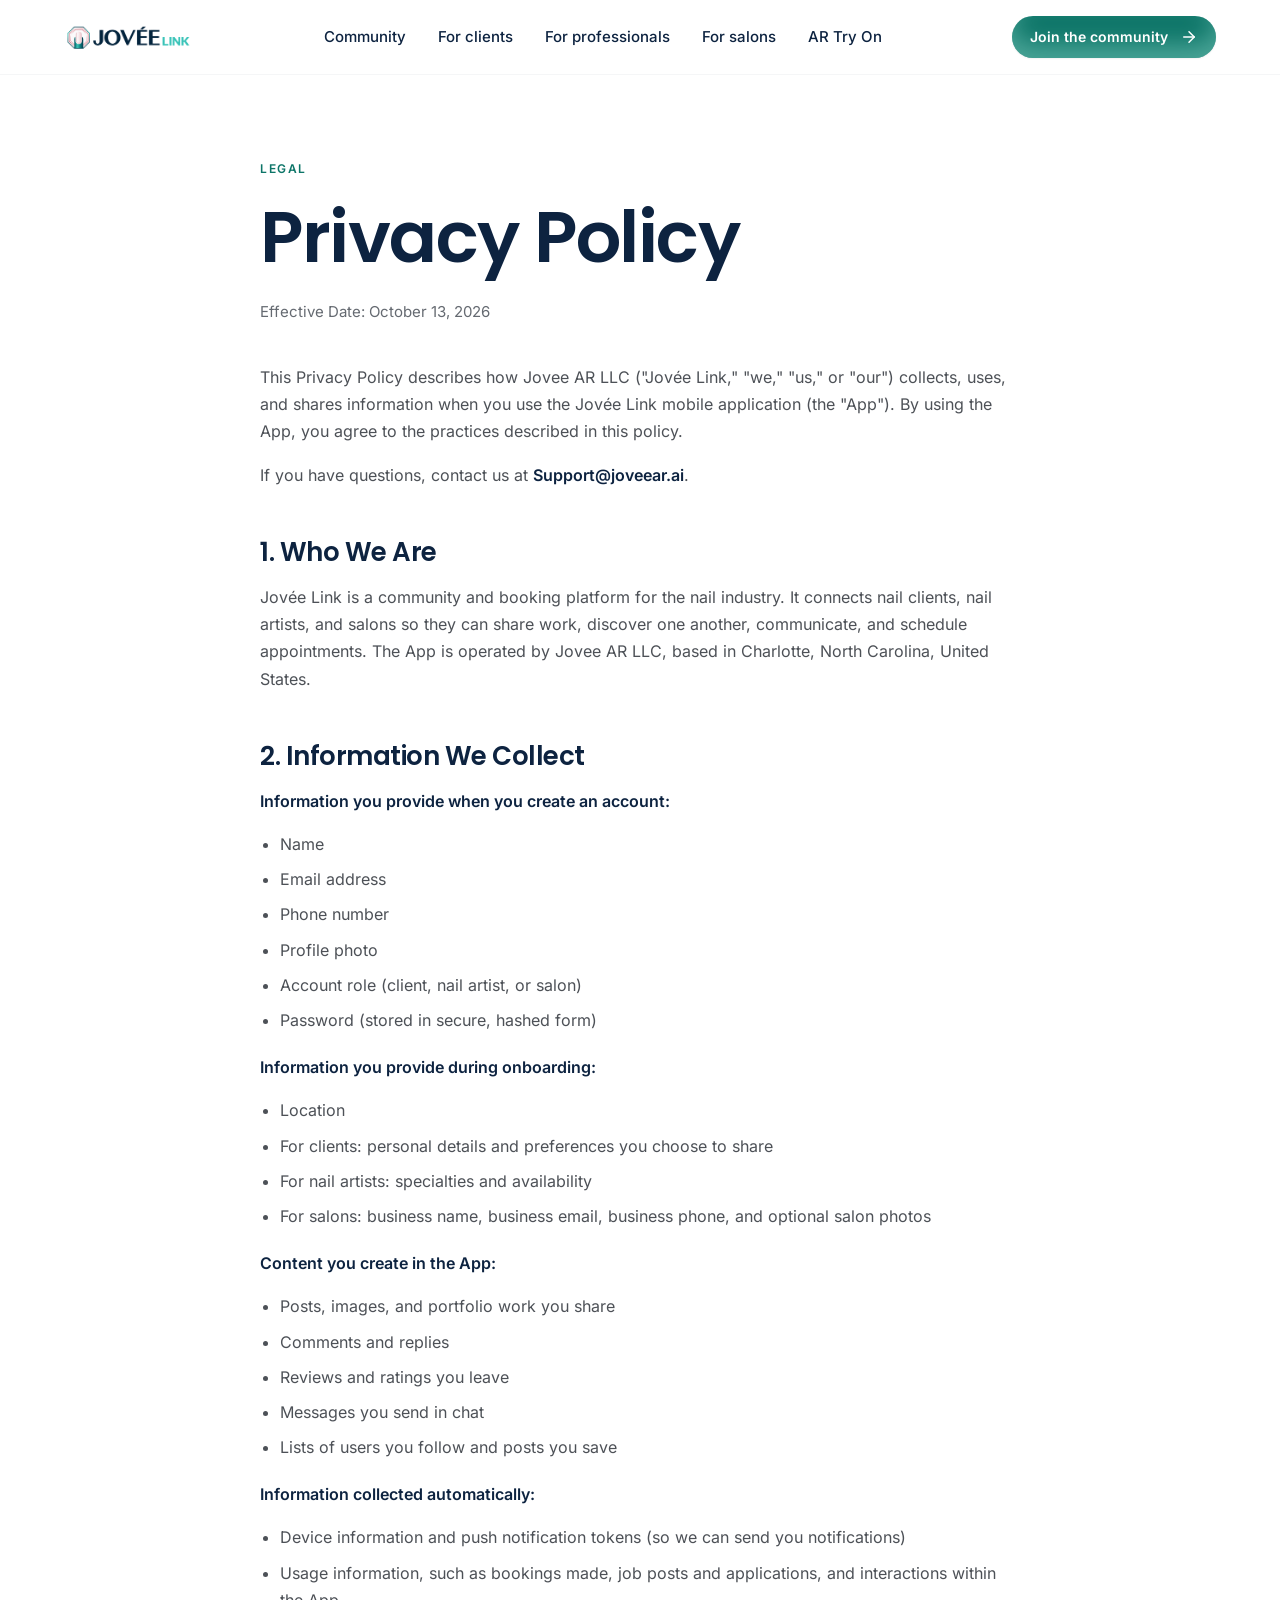
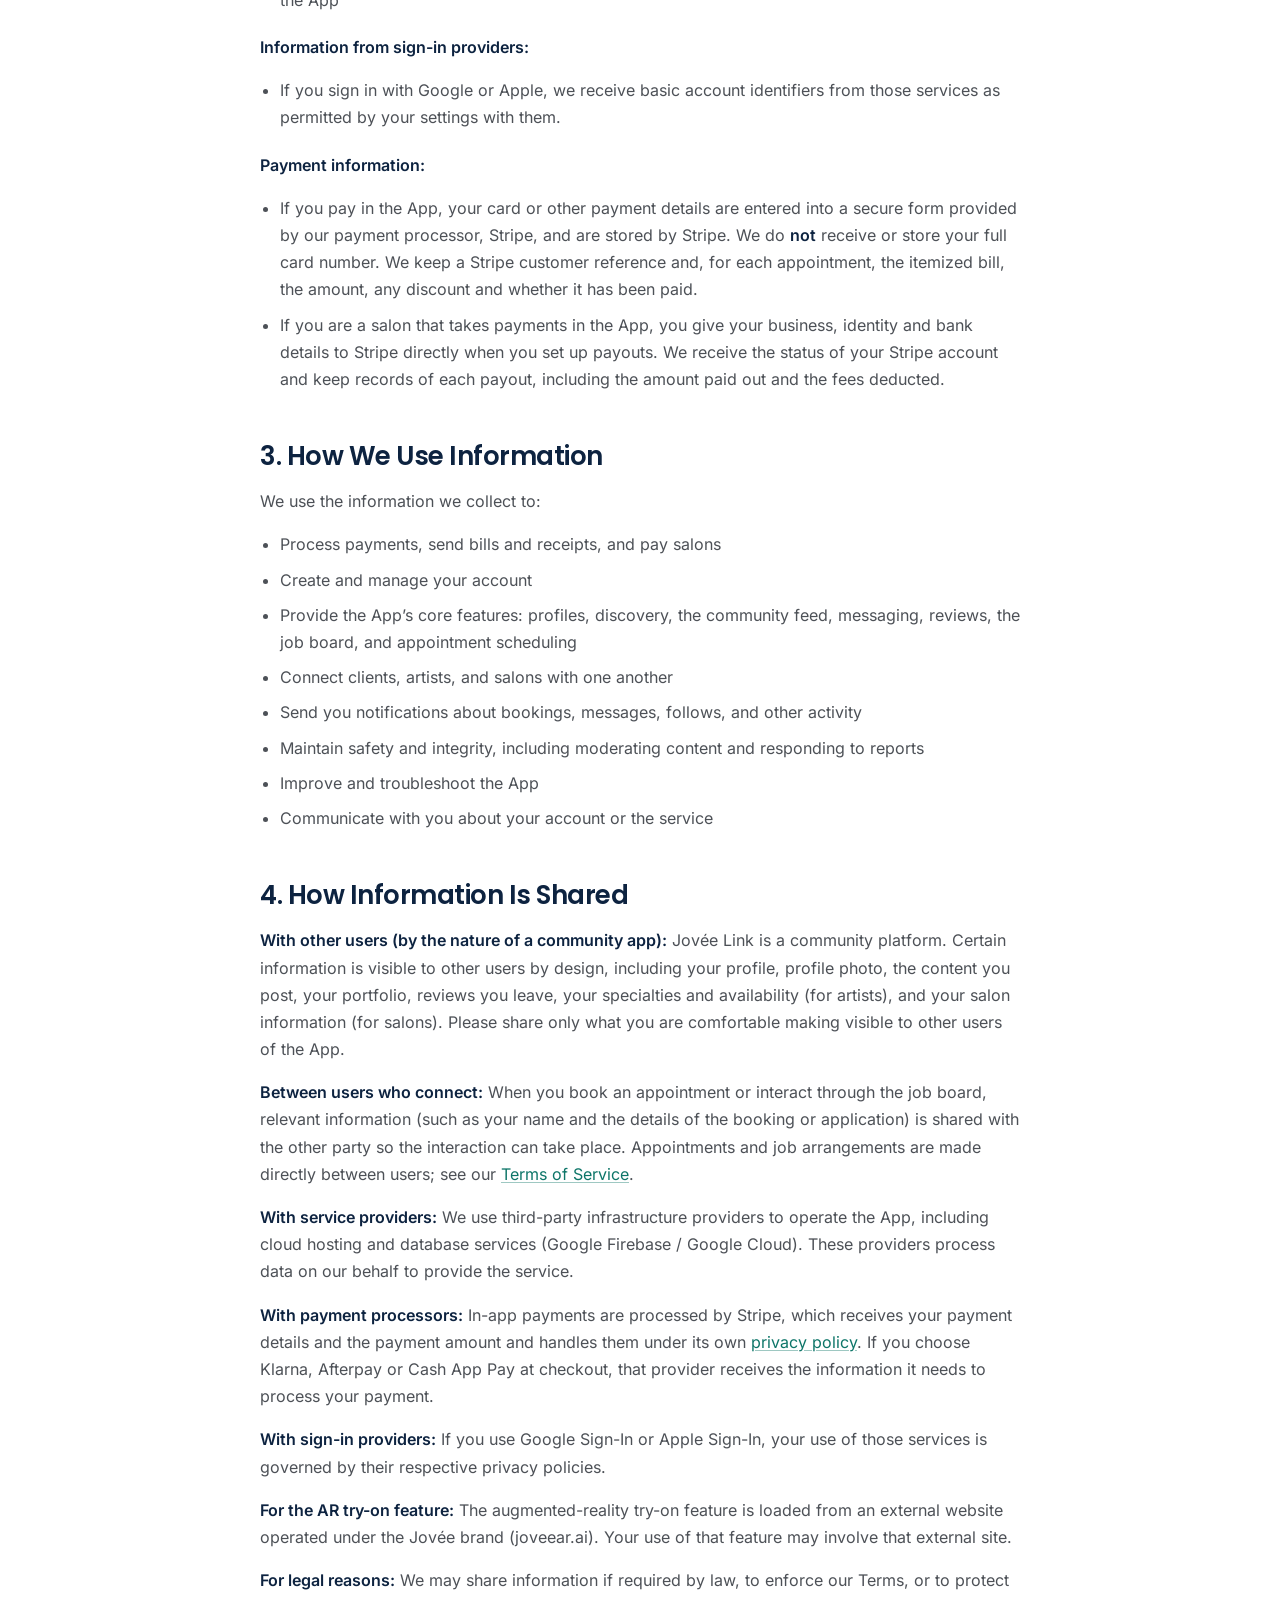
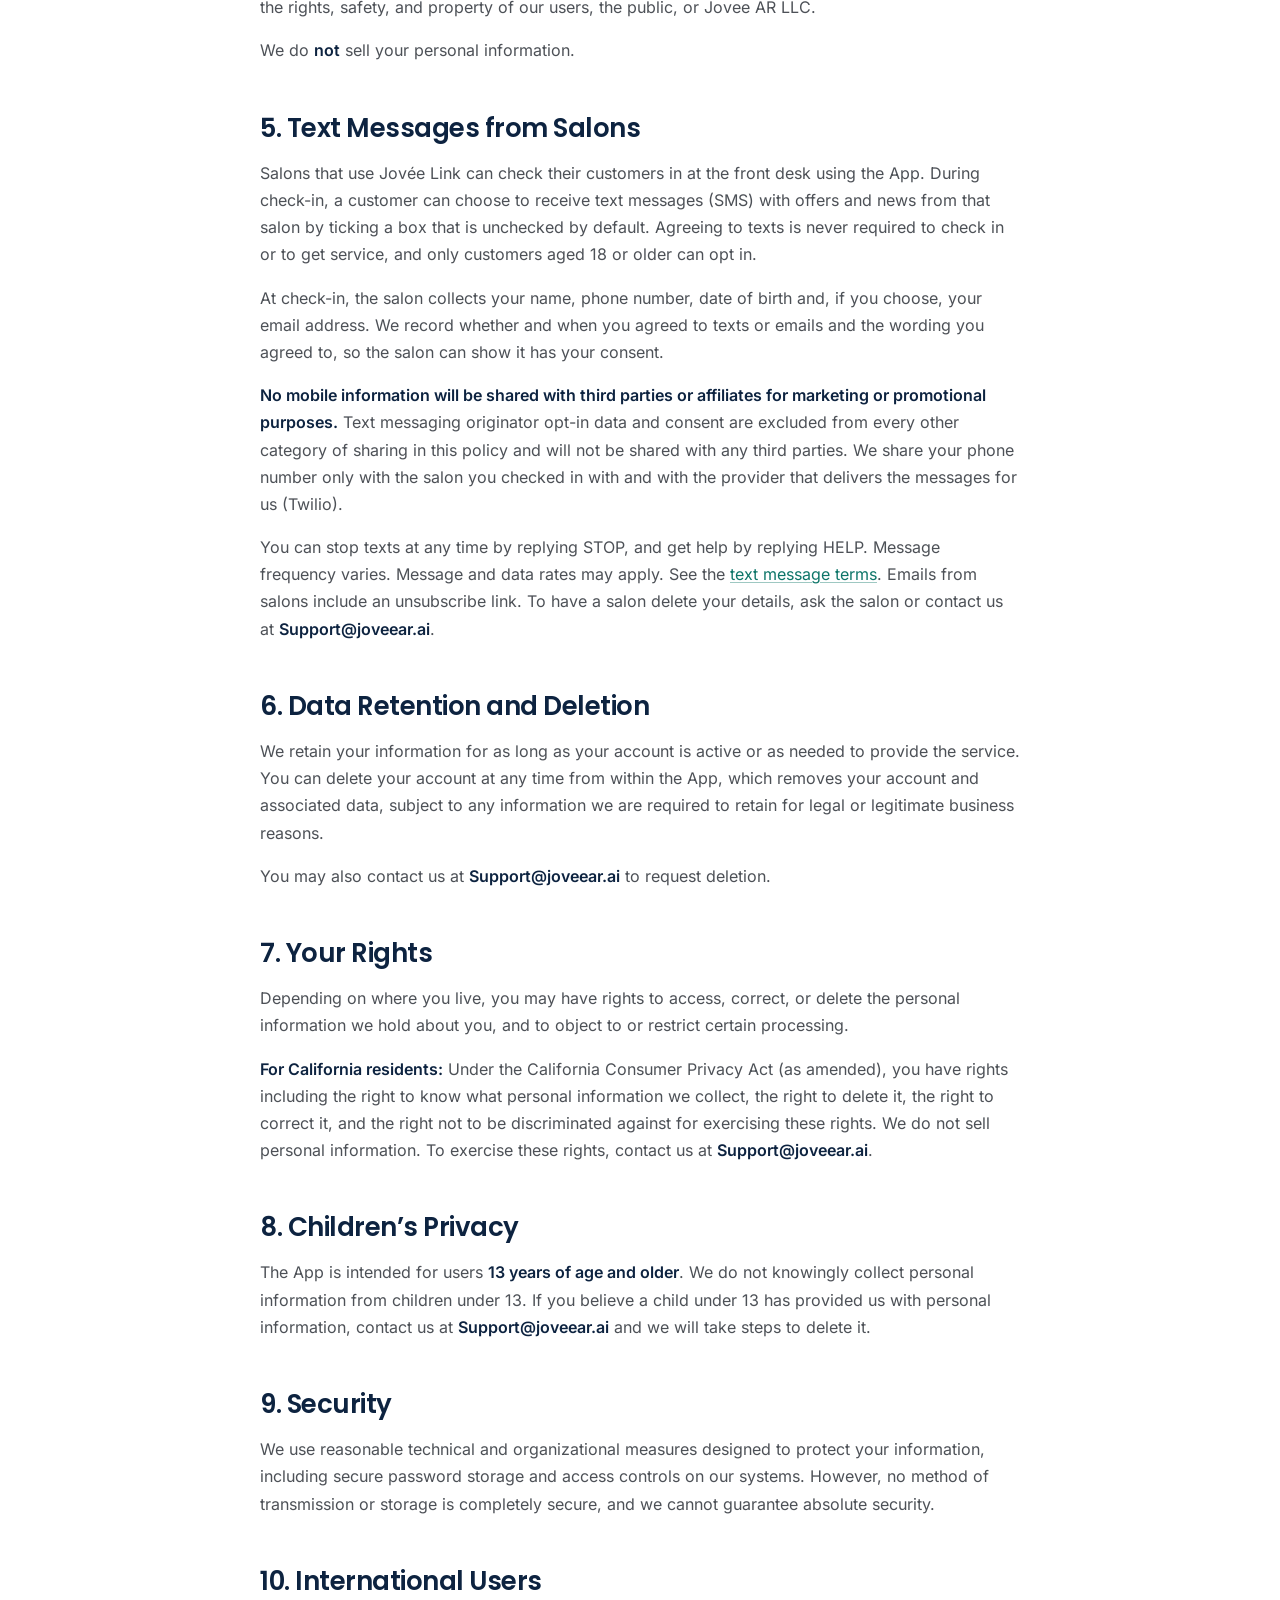
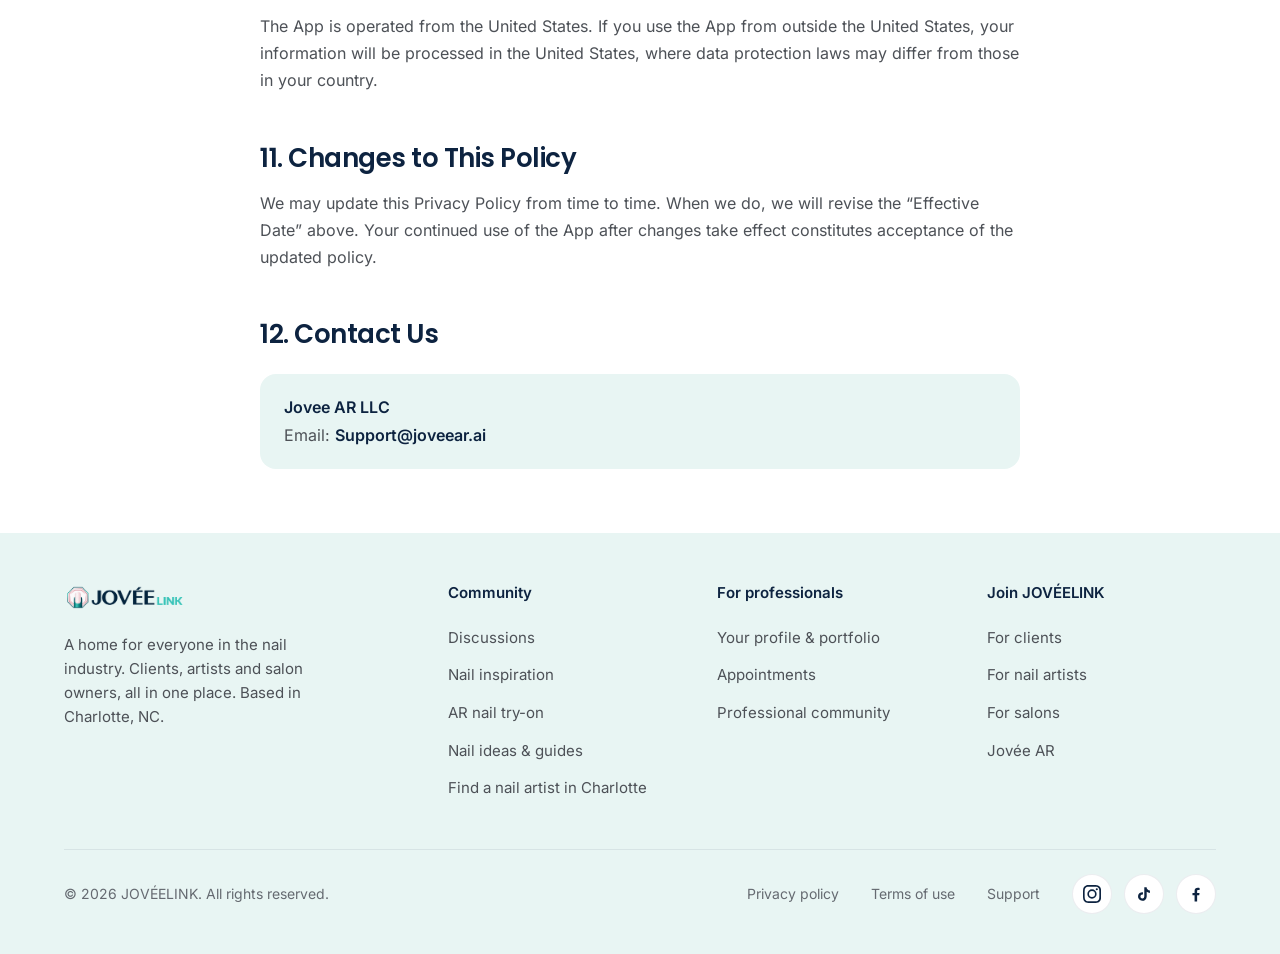
<file: privacy.html>
<!DOCTYPE html>
<html lang="en">
<head>
    <meta charset="UTF-8">
    <meta name="viewport" content="width=device-width, initial-scale=1.0, viewport-fit=cover">
    <script async src="https://www.googletagmanager.com/gtag/js?id=G-ERKQ239G6V"></script>
    <script>
      window.dataLayer = window.dataLayer || [];
      function gtag(){dataLayer.push(arguments);}
      gtag('js', new Date());
      if (/(^|\.)joveelink\.com$/.test(location.hostname)) {
        gtag('config', 'G-ERKQ239G6V', { linker: { domains: ['joveelink.com', 'joveear.ai'] } });
        gtag('config', 'AW-18434585912');
      }
    </script>
    <title>Privacy Policy | Jovée Link</title>
    <meta name="description" content="How Jovée Link collects, uses, and shares information.">
    <link rel="canonical" href="https://www.joveelink.com/privacy">
    <meta property="og:type" content="website">
    <meta property="og:site_name" content="Jovée Link">
    <meta property="og:url" content="https://www.joveelink.com/privacy">
    <meta property="og:title" content="Privacy Policy | Jovée Link">
    <meta property="og:description" content="How Jovée Link collects, uses, and shares information.">
    <meta name="twitter:card" content="summary">
    <meta name="twitter:title" content="Privacy Policy | Jovée Link">
    <meta name="twitter:description" content="How Jovée Link collects, uses, and shares information.">
    <link rel="icon" type="image/png" sizes="32x32" href="/assets/favicon-32.png">
    <link rel="icon" type="image/png" sizes="192x192" href="/assets/favicon-192.png">
    <link rel="apple-touch-icon" sizes="180x180" href="/assets/apple-touch-icon.png">
    <meta name="theme-color" content="#0d7568">
    <link rel="preload" href="/assets/fonts/poppins-latin-500-normal.woff2" as="font" type="font/woff2" crossorigin>
    <link rel="preload" href="/assets/fonts/inter-latin-400-normal.woff2" as="font" type="font/woff2" crossorigin>
    <link rel="stylesheet" href="assets/v2/site.css?v=20261122">
    <style>@media (max-width: 640px) and (prefers-reduced-motion: no-preference) { @view-transition { navigation: auto; } }</style>
</head>
<body>

    <!-- NAV -->
    <header class="nav">
        <div class="container nav-inner">
            <a href="/" class="nav-logo" aria-label="Jovée Link home">
                <img src="assets/logo-dark.png" alt="Jovée Link" width="600" height="158">
            </a>
            <nav class="nav-links" aria-label="Primary">
                <a href="/#community">Community</a>
                <a href="/for-clients">For clients</a>
                <a href="/for-artists">For professionals</a>
                <a href="/for-salons">For salons</a>
                <a href="/try-on" data-tt-track="nav_ar_tryon">AR Try On</a>
            </nav>
            <div class="nav-cta">
                <a href="/#belong" class="btn btn-primary btn-sm" data-tt-track="nav_join">
                    Join the community
                    <svg viewBox="0 0 24 24" fill="none" stroke="currentColor" stroke-width="2" stroke-linecap="round" stroke-linejoin="round"><line x1="5" y1="12" x2="19" y2="12"/><polyline points="12 5 19 12 12 19"/></svg>
                </a>
                <a href="/#belong" class="nav-app" data-store-link data-tt-track="nav_get_app">Get the app</a>
                <button class="hamburger" id="hamburger" aria-label="Open menu" aria-expanded="false">
                    <span></span><span></span><span></span>
                </button>
            </div>
        </div>
    </header>

    <nav class="mobile-menu" id="mobileMenu" aria-label="Mobile">
        <a href="/#community"><span class="mm-ico"><svg viewBox="0 0 24 24" aria-hidden="true"><path d="M7.9 20A9 9 0 1 0 4 16.1L2 22Z"/></svg></span><span class="mm-txt"><strong>Community</strong><small>Discussions, inspiration and your people</small></span><svg class="mm-go" viewBox="0 0 24 24" aria-hidden="true"><path d="m9 18 6-6-6-6"/></svg></a>
        <a href="/for-clients"><span class="mm-ico"><svg viewBox="0 0 24 24" aria-hidden="true"><circle cx="11" cy="11" r="8"/><path d="m21 21-4.3-4.3"/></svg></span><span class="mm-txt"><strong>For clients</strong><small>Find a nail artist and book</small></span><svg class="mm-go" viewBox="0 0 24 24" aria-hidden="true"><path d="m9 18 6-6-6-6"/></svg></a>
        <a href="/for-artists"><span class="mm-ico"><svg viewBox="0 0 24 24" aria-hidden="true"><path d="m9.06 11.9 8.07-8.06a2.85 2.85 0 1 1 4.03 4.03l-8.06 8.08"/><path d="M7.07 14.94c-1.66 0-3 1.35-3 3.02 0 1.33-2.5 1.52-2 2.02 1.08 1.1 2.49 2.02 4 2.02 2.2 0 4-1.8 4-4.04a3.01 3.01 0 0 0-3-3.02z"/></svg></span><span class="mm-txt"><strong>For professionals</strong><small>Your portfolio, clients and bookings</small></span><svg class="mm-go" viewBox="0 0 24 24" aria-hidden="true"><path d="m9 18 6-6-6-6"/></svg></a>
        <a href="/for-salons"><span class="mm-ico"><svg viewBox="0 0 24 24" aria-hidden="true"><path d="m2 7 4.41-4.41A2 2 0 0 1 7.83 2h8.34a2 2 0 0 1 1.42.59L22 7"/><path d="M4 12v8a2 2 0 0 0 2 2h12a2 2 0 0 0 2-2v-8"/><path d="M15 22v-4a2 2 0 0 0-2-2h-2a2 2 0 0 0-2 2v4"/><path d="M2 7h20"/><path d="M22 7v3a2 2 0 0 1-2 2a2.7 2.7 0 0 1-1.59-.63.7.7 0 0 0-.82 0A2.7 2.7 0 0 1 16 12a2.7 2.7 0 0 1-1.59-.63.7.7 0 0 0-.82 0A2.7 2.7 0 0 1 12 12a2.7 2.7 0 0 1-1.59-.63.7.7 0 0 0-.82 0A2.7 2.7 0 0 1 8 12a2.7 2.7 0 0 1-1.59-.63.7.7 0 0 0-.82 0A2.7 2.7 0 0 1 4 12a2 2 0 0 1-2-2V7"/></svg></span><span class="mm-txt"><strong>For salons</strong><small>Run your salon in one free app</small></span><svg class="mm-go" viewBox="0 0 24 24" aria-hidden="true"><path d="m9 18 6-6-6-6"/></svg></a>
        <a href="/try-on" data-tt-track="nav_ar_tryon"><span class="mm-ico"><svg viewBox="0 0 24 24" aria-hidden="true"><path d="M9.937 15.5A2 2 0 0 0 8.5 14.063l-6.135-1.582a.5.5 0 0 1 0-.962L8.5 9.936A2 2 0 0 0 9.937 8.5l1.582-6.135a.5.5 0 0 1 .963 0L14.063 8.5A2 2 0 0 0 15.5 9.937l6.135 1.581a.5.5 0 0 1 0 .964L15.5 14.063a2 2 0 0 0-1.437 1.437l-1.582 6.135a.5.5 0 0 1-.963 0z"/><path d="M20 3v4"/><path d="M22 5h-4"/><path d="M4 17v2"/><path d="M5 18H3"/></svg></span><span class="mm-txt"><strong>AR Try On</strong><small>See a look on your own hands</small></span><svg class="mm-go" viewBox="0 0 24 24" aria-hidden="true"><path d="m9 18 6-6-6-6"/></svg></a>
        <div class="mm-foot">
            <p>Join the community. Free on iPhone and Android.</p>
            <div class="mm-stores">
                <a href="https://apps.apple.com/us/app/jovee-link/id6755535426" target="_blank" rel="noopener noreferrer" class="btn-store" data-tt-track="menu_appstore" aria-label="Download on the App Store">
                    <svg viewBox="0 0 24 24"><path d="M18.71 19.5c-.83 1.24-1.71 2.45-3.05 2.47-1.34.03-1.77-.79-3.29-.79-1.53 0-2 .77-3.27.82-1.31.05-2.3-1.32-3.14-2.53C4.25 17 2.94 12.45 4.7 9.39c.87-1.52 2.43-2.48 4.12-2.51 1.28-.02 2.5.87 3.29.87.78 0 2.26-1.07 3.8-.91.65.03 2.47.26 3.64 1.98-.09.06-2.17 1.28-2.15 3.81.03 3.02 2.65 4.03 2.68 4.04-.03.07-.42 1.44-1.38 2.83M13 3.5c.73-.83 1.94-1.46 2.94-1.5.13 1.17-.34 2.35-1.04 3.19-.69.85-1.83 1.51-2.95 1.42-.15-1.15.41-2.35 1.05-3.11z"/></svg>
                    <span class="btn-store-text"><small>Download on the</small> <strong>App Store</strong></span>
                </a>
                <a href="https://play.google.com/store/apps/details?id=com.joveelink.app" target="_blank" rel="noopener noreferrer" class="btn-store" data-tt-track="menu_playstore" aria-label="Get it on Google Play">
                    <svg viewBox="0 0 24 24"><path d="M3.609 1.814 13.792 12 3.61 22.186a.996.996 0 0 1-.61-.92V2.734a1 1 0 0 1 .609-.92zm10.89 10.893 2.302 2.302-10.937 6.333 8.635-8.635zm3.199-3.199 2.302 2.302a1 1 0 0 1 0 1.38l-2.302 2.302L15.395 12l2.303-2.492zM5.864 2.658l10.937 6.333-2.302 2.302L5.864 2.658z"/></svg>
                    <span class="btn-store-text"><small>Get it on</small> <strong>Google Play</strong></span>
                </a>
            </div>
        </div>
    </nav>

    <!-- PAGE -->
    <section class="prose-page">
        <div class="container">
            <div class="page-head">
                <span class="eyebrow">Legal</span>
                <h1 class="h1">Privacy Policy</h1>
                <p class="effective">Effective Date: October 13, 2026</p>
            </div>

            <article class="prose">
                <p>This Privacy Policy describes how Jovee AR LLC ("Jovée Link," "we," "us," or "our") collects, uses, and shares information when you use the Jovée Link mobile application (the "App"). By using the App, you agree to the practices described in this policy.</p>
                <p>If you have questions, contact us at <strong>Support@joveear.ai</strong>.</p>

                <h2>1. Who We Are</h2>
                <p>Jovée Link is a community and booking platform for the nail industry. It connects nail clients, nail artists, and salons so they can share work, discover one another, communicate, and schedule appointments. The App is operated by Jovee AR LLC, based in Charlotte, North Carolina, United States.</p>

                <h2>2. Information We Collect</h2>
                <p><strong>Information you provide when you create an account:</strong></p>
                <ul>
                    <li>Name</li>
                    <li>Email address</li>
                    <li>Phone number</li>
                    <li>Profile photo</li>
                    <li>Account role (client, nail artist, or salon)</li>
                    <li>Password (stored in secure, hashed form)</li>
                </ul>
                <p><strong>Information you provide during onboarding:</strong></p>
                <ul>
                    <li>Location</li>
                    <li>For clients: personal details and preferences you choose to share</li>
                    <li>For nail artists: specialties and availability</li>
                    <li>For salons: business name, business email, business phone, and optional salon photos</li>
                </ul>
                <p><strong>Content you create in the App:</strong></p>
                <ul>
                    <li>Posts, images, and portfolio work you share</li>
                    <li>Comments and replies</li>
                    <li>Reviews and ratings you leave</li>
                    <li>Messages you send in chat</li>
                    <li>Lists of users you follow and posts you save</li>
                </ul>
                <p><strong>Information collected automatically:</strong></p>
                <ul>
                    <li>Device information and push notification tokens (so we can send you notifications)</li>
                    <li>Usage information, such as bookings made, job posts and applications, and interactions within the App</li>
                </ul>
                <p><strong>Information from sign-in providers:</strong></p>
                <ul>
                    <li>If you sign in with Google or Apple, we receive basic account identifiers from those services as permitted by your settings with them.</li>
                </ul>
                <p><strong>Payment information:</strong></p>
                <ul>
                    <li>If you pay in the App, your card or other payment details are entered into a secure form provided by our payment processor, Stripe, and are stored by Stripe. We do <strong>not</strong> receive or store your full card number. We keep a Stripe customer reference and, for each appointment, the itemized bill, the amount, any discount and whether it has been paid.</li>
                    <li>If you are a salon that takes payments in the App, you give your business, identity and bank details to Stripe directly when you set up payouts. We receive the status of your Stripe account and keep records of each payout, including the amount paid out and the fees deducted.</li>
                </ul>

                <h2>3. How We Use Information</h2>
                <p>We use the information we collect to:</p>
                <ul>
                    <li>Process payments, send bills and receipts, and pay salons</li>
                    <li>Create and manage your account</li>
                    <li>Provide the App&rsquo;s core features: profiles, discovery, the community feed, messaging, reviews, the job board, and appointment scheduling</li>
                    <li>Connect clients, artists, and salons with one another</li>
                    <li>Send you notifications about bookings, messages, follows, and other activity</li>
                    <li>Maintain safety and integrity, including moderating content and responding to reports</li>
                    <li>Improve and troubleshoot the App</li>
                    <li>Communicate with you about your account or the service</li>
                </ul>

                <h2>4. How Information Is Shared</h2>
                <p><strong>With other users (by the nature of a community app):</strong> Jovée Link is a community platform. Certain information is visible to other users by design, including your profile, profile photo, the content you post, your portfolio, reviews you leave, your specialties and availability (for artists), and your salon information (for salons). Please share only what you are comfortable making visible to other users of the App.</p>
                <p><strong>Between users who connect:</strong> When you book an appointment or interact through the job board, relevant information (such as your name and the details of the booking or application) is shared with the other party so the interaction can take place. Appointments and job arrangements are made directly between users; see our <a href="/terms">Terms of Service</a>.</p>
                <p><strong>With service providers:</strong> We use third-party infrastructure providers to operate the App, including cloud hosting and database services (Google Firebase / Google Cloud). These providers process data on our behalf to provide the service.</p>
                <p><strong>With payment processors:</strong> In-app payments are processed by Stripe, which receives your payment details and the payment amount and handles them under its own <a href="https://stripe.com/privacy" target="_blank" rel="noopener noreferrer">privacy policy</a>. If you choose Klarna, Afterpay or Cash App Pay at checkout, that provider receives the information it needs to process your payment.</p>
                <p><strong>With sign-in providers:</strong> If you use Google Sign-In or Apple Sign-In, your use of those services is governed by their respective privacy policies.</p>
                <p><strong>For the AR try-on feature:</strong> The augmented-reality try-on feature is loaded from an external website operated under the Jovée brand (joveear.ai). Your use of that feature may involve that external site.</p>
                <p><strong>For legal reasons:</strong> We may share information if required by law, to enforce our Terms, or to protect the rights, safety, and property of our users, the public, or Jovee AR LLC.</p>
                <p>We do <strong>not</strong> sell your personal information.</p>

                <h2 id="sms">5. Text Messages from Salons</h2>
                <p>Salons that use Jovée Link can check their customers in at the front desk using the App. During check-in, a customer can choose to receive text messages (SMS) with offers and news from that salon by ticking a box that is unchecked by default. Agreeing to texts is never required to check in or to get service, and only customers aged 18 or older can opt in.</p>
                <p>At check-in, the salon collects your name, phone number, date of birth and, if you choose, your email address. We record whether and when you agreed to texts or emails and the wording you agreed to, so the salon can show it has your consent.</p>
                <p><strong>No mobile information will be shared with third parties or affiliates for marketing or promotional purposes.</strong> Text messaging originator opt-in data and consent are excluded from every other category of sharing in this policy and will not be shared with any third parties. We share your phone number only with the salon you checked in with and with the provider that delivers the messages for us (Twilio).</p>
                <p>You can stop texts at any time by replying STOP, and get help by replying HELP. Message frequency varies. Message and data rates may apply. See the <a href="/terms#sms">text message terms</a>. Emails from salons include an unsubscribe link. To have a salon delete your details, ask the salon or contact us at <strong>Support@joveear.ai</strong>.</p>

                <h2>6. Data Retention and Deletion</h2>
                <p>We retain your information for as long as your account is active or as needed to provide the service. You can delete your account at any time from within the App, which removes your account and associated data, subject to any information we are required to retain for legal or legitimate business reasons.</p>
                <p>You may also contact us at <strong>Support@joveear.ai</strong> to request deletion.</p>

                <h2>7. Your Rights</h2>
                <p>Depending on where you live, you may have rights to access, correct, or delete the personal information we hold about you, and to object to or restrict certain processing.</p>
                <p><strong>For California residents:</strong> Under the California Consumer Privacy Act (as amended), you have rights including the right to know what personal information we collect, the right to delete it, the right to correct it, and the right not to be discriminated against for exercising these rights. We do not sell personal information. To exercise these rights, contact us at <strong>Support@joveear.ai</strong>.</p>

                <h2>8. Children&rsquo;s Privacy</h2>
                <p>The App is intended for users <strong>13 years of age and older</strong>. We do not knowingly collect personal information from children under 13. If you believe a child under 13 has provided us with personal information, contact us at <strong>Support@joveear.ai</strong> and we will take steps to delete it.</p>

                <h2>9. Security</h2>
                <p>We use reasonable technical and organizational measures designed to protect your information, including secure password storage and access controls on our systems. However, no method of transmission or storage is completely secure, and we cannot guarantee absolute security.</p>

                <h2>10. International Users</h2>
                <p>The App is operated from the United States. If you use the App from outside the United States, your information will be processed in the United States, where data protection laws may differ from those in your country.</p>

                <h2>11. Changes to This Policy</h2>
                <p>We may update this Privacy Policy from time to time. When we do, we will revise the &ldquo;Effective Date&rdquo; above. Your continued use of the App after changes take effect constitutes acceptance of the updated policy.</p>

                <h2>12. Contact Us</h2>
                <div class="contact-block">
                    <p><strong>Jovee AR LLC</strong><br>
                    Email: <strong>Support@joveear.ai</strong></p>
                </div>
            </article>
        </div>
    </section>

    <!-- FOOTER -->
    <footer class="footer">
        <div class="container">
            <div class="footer-grid">
                <div class="footer-brand">
                    <img src="assets/logo-dark.png" alt="Jovée Link" width="600" height="158">
                    <p class="footer-tag">A home for everyone in the nail industry. Clients, artists and salon owners, all in one place. Based in Charlotte, NC.</p>
                </div>
                <div class="footer-col">
                    <h3 class="footer-h">Community</h3>
                    <ul>
                        <li><a href="/#community">Discussions</a></li>
                        <li><a href="/#community">Nail inspiration</a></li>
                        <li><a href="/try-on">AR nail try-on</a></li>
                        <li><a href="https://www.joveear.ai/blog" target="_blank" rel="noopener noreferrer">Nail ideas &amp; guides</a></li>
                        <li><a href="/for-clients">Find a nail artist in Charlotte</a></li>
                    </ul>
                </div>
                <div class="footer-col">
                    <h3 class="footer-h">For professionals</h3>
                    <ul>
                        <li><a href="/for-artists">Your profile &amp; portfolio</a></li>
                        <li><a href="/for-artists">Appointments</a></li>
                        <li><a href="/for-artists">Professional community</a></li>
                    </ul>
                </div>
                <div class="footer-col">
                    <h3 class="footer-h">Join JOVÉELINK</h3>
                    <ul>
                        <li><a href="/for-clients">For clients</a></li>
                        <li><a href="/for-artists">For nail artists</a></li>
                        <li><a href="/for-salons">For salons</a></li>
                        <li><a href="https://www.joveear.ai/" target="_blank" rel="noopener noreferrer">Jov&eacute;e AR</a></li>
                    </ul>
                </div>
            </div>
            <div class="footer-bottom">
                <span>&copy; 2026 JOVÉELINK. All rights reserved.</span>
                <div class="footer-bottom-right">
                    <div class="footer-legal">
                        <a href="/privacy">Privacy policy</a>
                        <a href="/terms">Terms of use</a>
                        <a href="/support">Support</a>
                    </div>
                    <div class="footer-social" aria-label="Follow Jovée on social media">
                        <a href="https://www.instagram.com/joveear/" target="_blank" rel="noopener noreferrer" aria-label="Instagram" data-tt-track="footer_instagram">
                            <svg viewBox="0 0 24 24" aria-hidden="true"><path d="M12 2.2c3.2 0 3.6 0 4.8.1 1.2.1 1.8.2 2.2.4.6.2 1 .5 1.4.9.4.4.7.8.9 1.4.2.4.4 1.1.4 2.2.1 1.3.1 1.6.1 4.8s0 3.6-.1 4.8c-.1 1.2-.2 1.8-.4 2.2-.2.6-.5 1-.9 1.4-.4.4-.8.7-1.4.9-.4.2-1.1.4-2.2.4-1.3.1-1.6.1-4.8.1s-3.6 0-4.8-.1c-1.2-.1-1.8-.2-2.2-.4-.6-.2-1-.5-1.4-.9-.4-.4-.7-.8-.9-1.4-.2-.4-.4-1.1-.4-2.2C2.2 15.6 2.2 15.2 2.2 12s0-3.6.1-4.8c.1-1.2.2-1.8.4-2.2.2-.6.5-1 .9-1.4.4-.4.8-.7 1.4-.9.4-.2 1.1-.4 2.2-.4C8.4 2.2 8.8 2.2 12 2.2M12 0C8.7 0 8.3 0 7.1.1 5.8.1 4.9.3 4.1.6c-.8.3-1.5.7-2.1 1.4C1.3 2.6.9 3.3.6 4.1.3 4.9.1 5.8.1 7.1 0 8.3 0 8.7 0 12s0 3.7.1 4.9c.1 1.3.3 2.2.6 3 .3.8.7 1.5 1.4 2.1.6.7 1.3 1.1 2.1 1.4.8.3 1.7.5 3 .6 1.2.1 1.6.1 4.9.1s3.7 0 4.9-.1c1.3-.1 2.2-.3 3-.6.8-.3 1.5-.7 2.1-1.4.7-.6 1.1-1.3 1.4-2.1.3-.8.5-1.7.6-3 .1-1.2.1-1.6.1-4.9s0-3.7-.1-4.9c-.1-1.3-.3-2.2-.6-3-.3-.8-.7-1.5-1.4-2.1-.6-.7-1.3-1.1-2.1-1.4-.8-.3-1.7-.5-3-.6C15.7 0 15.3 0 12 0zm0 5.8a6.2 6.2 0 1 0 0 12.4 6.2 6.2 0 0 0 0-12.4zM12 16a4 4 0 1 1 0-8 4 4 0 0 1 0 8zm6.4-11.8a1.4 1.4 0 1 0 0 2.9 1.4 1.4 0 0 0 0-2.9z"/></svg>
                        </a>
                        <a href="https://www.tiktok.com/@jovee.ar" target="_blank" rel="noopener noreferrer" aria-label="TikTok" data-tt-track="footer_tiktok">
                            <svg viewBox="0 0 24 24" aria-hidden="true"><path d="M16.6 5.8A4.3 4.3 0 0 1 15.5 3h-3.1v12.4a2.6 2.6 0 1 1-2.6-2.7c.3 0 .5 0 .8.1V9.6a5.8 5.8 0 1 0 5 5.8V9.1a7.3 7.3 0 0 0 4.3 1.4V7.4a4.3 4.3 0 0 1-3.3-1.6z"/></svg>
                        </a>
                        <a href="https://www.facebook.com/profile.php?id=61593995901920" target="_blank" rel="noopener noreferrer" aria-label="Facebook" data-tt-track="footer_facebook">
                            <svg viewBox="0 0 24 24" aria-hidden="true"><path d="M13.5 22v-8.2h2.8l.4-3.3h-3.2V8.4c0-.9.3-1.6 1.6-1.6h1.7V3.9c-.3 0-1.3-.1-2.5-.1-2.5 0-4.2 1.5-4.2 4.3v2.4H7.3v3.3h2.8V22h3.4z"/></svg>
                        </a>
                    </div>
                </div>
            </div>
        </div>
    </footer>

    <script src="assets/v2/site.js?v=20261122"></script>
    <script src="assets/v2/nav.js?v=20261122" defer></script>

    <!-- TikTok Pixel -->
    <script>
    !function (w, d, t) {
      w.TiktokAnalyticsObject=t;var ttq=w[t]=w[t]||[];ttq.methods=["page","track","identify","instances","debug","on","off","once","ready","alias","group","enableCookie","disableCookie","holdConsent","revokeConsent","grantConsent"],ttq.setAndDefer=function(t,e){t[e]=function(){t.push([e].concat(Array.prototype.slice.call(arguments,0)))}};for(var i=0;i<ttq.methods.length;i++)ttq.setAndDefer(ttq,ttq.methods[i]);ttq.instance=function(t){for(
    var e=ttq._i[t]||[],n=0;n<ttq.methods.length;n++)ttq.setAndDefer(e,ttq.methods[n]);return e},ttq.load=function(e,n){var r="https://analytics.tiktok.com/i18n/pixel/events.js",o=n&&n.partner;ttq._i=ttq._i||{},ttq._i[e]=[],ttq._i[e]._u=r,ttq._t=ttq._t||{},ttq._t[e]=+new Date,ttq._o=ttq._o||{},ttq._o[e]=n||{};n=document.createElement("script")
    ;n.type="text/javascript",n.async=!0,n.src=r+"?sdkid="+e+"&lib="+t;e=document.getElementsByTagName("script")[0];e.parentNode.insertBefore(n,e)};


      if (/(^|\.)joveelink\.com$/.test(location.hostname)) {
        ttq.load('DA0FUTJC77UDKVSV2FQG');
        ttq.page();
      }
    }(window, document, 'ttq');
    </script>
  <script src="/assets/v2/track.js?v=20261127" defer></script>
</body>
</html>
</file>
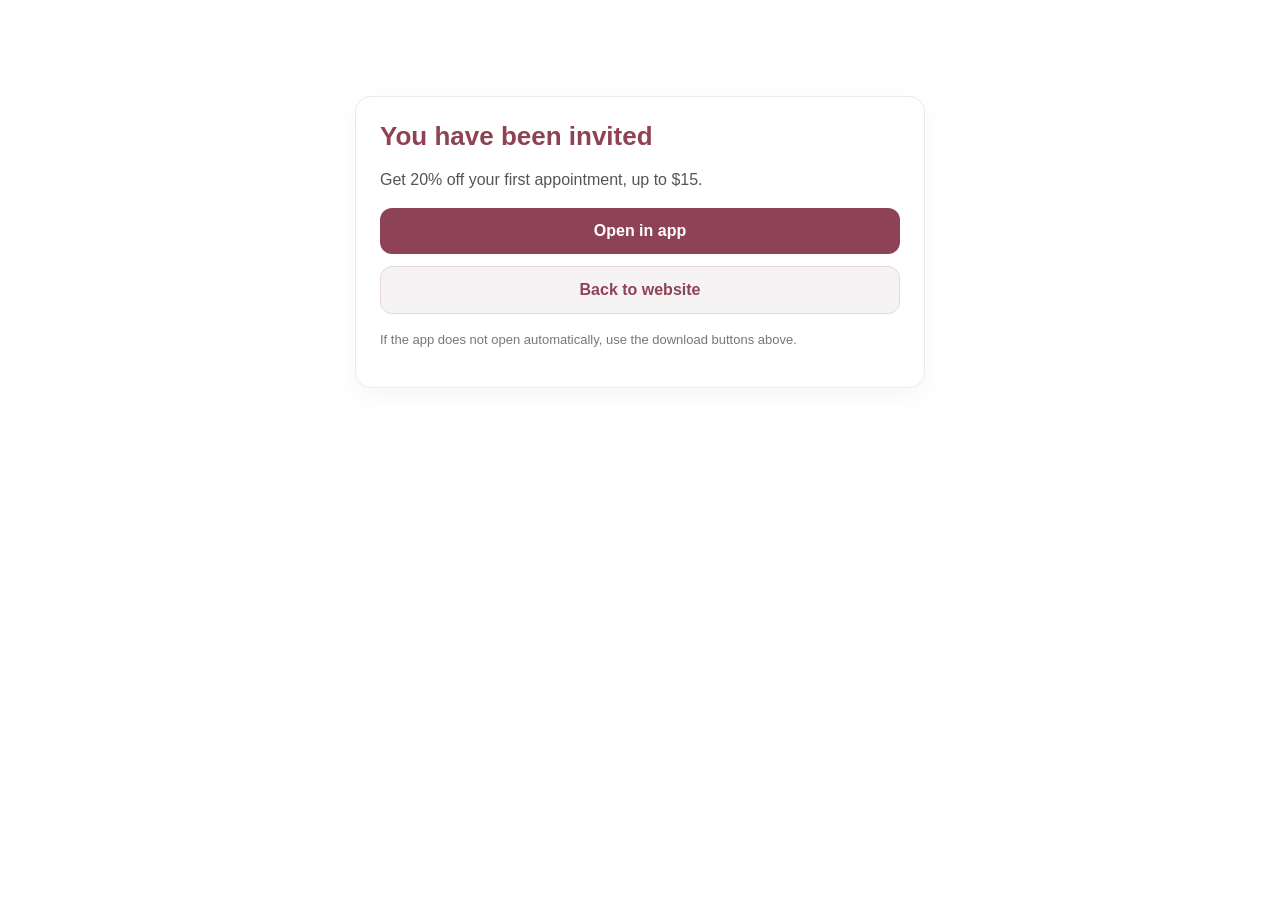
<file: r.html>
<!DOCTYPE html>
<html lang="en">
  <head>
    <!-- Google tag (gtag.js): GA4 + Google Ads -->
    <script async src="https://www.googletagmanager.com/gtag/js?id=G-ERKQ239G6V"></script>
    <script>
      window.dataLayer = window.dataLayer || [];
      function gtag(){dataLayer.push(arguments);}
      gtag('js', new Date());
      if (/(^|\.)joveelink\.com$/.test(location.hostname)) {
        gtag('config', 'G-ERKQ239G6V', { linker: { domains: ['joveelink.com', 'joveear.ai'] } });
        gtag('config', 'AW-18434585912');
      }
    </script>
    <meta charset="utf-8" />
    <meta name="viewport" content="width=device-width, initial-scale=1" />
    <meta name="robots" content="noindex">
    <title>You have been invited to Jovee Link</title>
    <style>
      body {
        margin: 0;
        padding: 24px;
        background: #ffffff;
        color: #1f1f1f;
        font-family: -apple-system, BlinkMacSystemFont, "Segoe UI", Roboto, sans-serif;
      }
      .card {
        max-width: 520px;
        margin: 8vh auto 0;
        border: 1px solid #ece8eb;
        border-radius: 16px;
        padding: 24px;
        box-shadow: 0 8px 24px rgba(0, 0, 0, 0.04);
      }
      h1 {
        margin: 0 0 8px;
        font-size: 26px;
        color: #8e4256;
      }
      p {
        line-height: 1.5;
        color: #555;
      }
      .btn {
        display: block;
        text-decoration: none;
        text-align: center;
        border-radius: 12px;
        padding: 14px 16px;
        font-weight: 600;
        margin-top: 12px;
      }
      .primary {
        background: #8e4256;
        color: #fff;
      }
      .secondary {
        background: #f6f3f4;
        color: #8e4256;
        border: 1px solid #e6d8dd;
      }
      .muted {
        margin-top: 16px;
        font-size: 13px;
        color: #777;
      }
      .code {
        margin: 18px 0 4px;
        font-size: 16px;
        color: #1f1f1f;
      }
      .code strong {
        display: inline-block;
        margin-left: 6px;
        padding: 6px 12px;
        border-radius: 8px;
        background: #f6f3f4;
        border: 1px solid #e6d8dd;
        color: #8e4256;
        letter-spacing: 2px;
        font-size: 18px;
      }
    </style>

    <!-- TikTok Pixel Code Start -->
    <script>
    !function (w, d, t) {
      w.TiktokAnalyticsObject=t;var ttq=w[t]=w[t]||[];ttq.methods=["page","track","identify","instances","debug","on","off","once","ready","alias","group","enableCookie","disableCookie","holdConsent","revokeConsent","grantConsent"],ttq.setAndDefer=function(t,e){t[e]=function(){t.push([e].concat(Array.prototype.slice.call(arguments,0)))}};for(var i=0;i<ttq.methods.length;i++)ttq.setAndDefer(ttq,ttq.methods[i]);ttq.instance=function(t){for(
    var e=ttq._i[t]||[],n=0;n<ttq.methods.length;n++)ttq.setAndDefer(e,ttq.methods[n]);return e},ttq.load=function(e,n){var r="https://analytics.tiktok.com/i18n/pixel/events.js",o=n&&n.partner;ttq._i=ttq._i||{},ttq._i[e]=[],ttq._i[e]._u=r,ttq._t=ttq._t||{},ttq._t[e]=+new Date,ttq._o=ttq._o||{},ttq._o[e]=n||{};n=document.createElement("script")
    ;n.type="text/javascript",n.async=!0,n.src=r+"?sdkid="+e+"&lib="+t;e=document.getElementsByTagName("script")[0];e.parentNode.insertBefore(n,e)};


      if (/(^|\.)joveelink\.com$/.test(location.hostname)) {
        ttq.load('DA0FUTJC77UDKVSV2FQG');
        ttq.page();
      }
    }(window, document, 'ttq');
    </script>
    <!-- TikTok Pixel Code End -->
  </head>
  <body>
    <div class="card">
      <h1>You have been invited</h1>
      <!-- The offer wording must match config/referrals in Firestore
           (valuePercent / maxDiscountCents). Change both together. -->
      <p id="desc">Get 20% off your first appointment, up to $15.</p>
      <p class="code" id="codeBox" style="display:none">
        Your code: <strong id="codeText"></strong>
      </p>
      <p class="muted" id="howTo" style="display:none">
        Enter this code when you book your first appointment.
      </p>
      <a id="openAppBtn" class="btn primary" href="#">Open in app</a>
      <a id="iosBtn" class="btn secondary" href="https://apps.apple.com/us/app/jovee-link/id6755535426">Download on App Store</a>
      <a id="androidBtn" class="btn secondary" href="https://play.google.com/store/apps/details?id=com.joveelink.app">Get it on Google Play</a>
      <a class="btn secondary" href="https://www.joveelink.com/">Back to website</a>
      <p class="muted">If the app does not open automatically, use the download buttons above.</p>
    </div>

    <script>
      (function () {
        var parts = window.location.pathname.split("/").filter(Boolean);
        var pathCode = parts[0] === "r" ? parts[1] : null;
        var queryCode = new URLSearchParams(window.location.search).get("code");
        var code = (queryCode || pathCode || "").toUpperCase();

        // The app cannot yet accept a code from a link, so this page's job is to
        // make the code readable and memorable before handing over to the app.
        var deepLink = "joveelinkmobile://";

        var openBtn = document.getElementById("openAppBtn");
        openBtn.href = deepLink;
        if (code) {
          document.getElementById("codeText").textContent = code;
          document.getElementById("codeBox").style.display = "block";
          document.getElementById("howTo").style.display = "block";
        }

        var ua = navigator.userAgent || "";
        var isIOS = /iPhone|iPad|iPod/i.test(ua);
        var isAndroid = /Android/i.test(ua);

        if (!isIOS) document.getElementById("iosBtn").style.display = "none";
        if (!isAndroid) document.getElementById("androidBtn").style.display = "none";

        // Deliberately no auto-redirect: bouncing to the store would hide the
        // code the visitor needs to type. They choose when to leave.
      })();
    </script>
    <script src="/assets/v2/track.js?v=20261127" defer></script>
  </body>
</html>
</file>
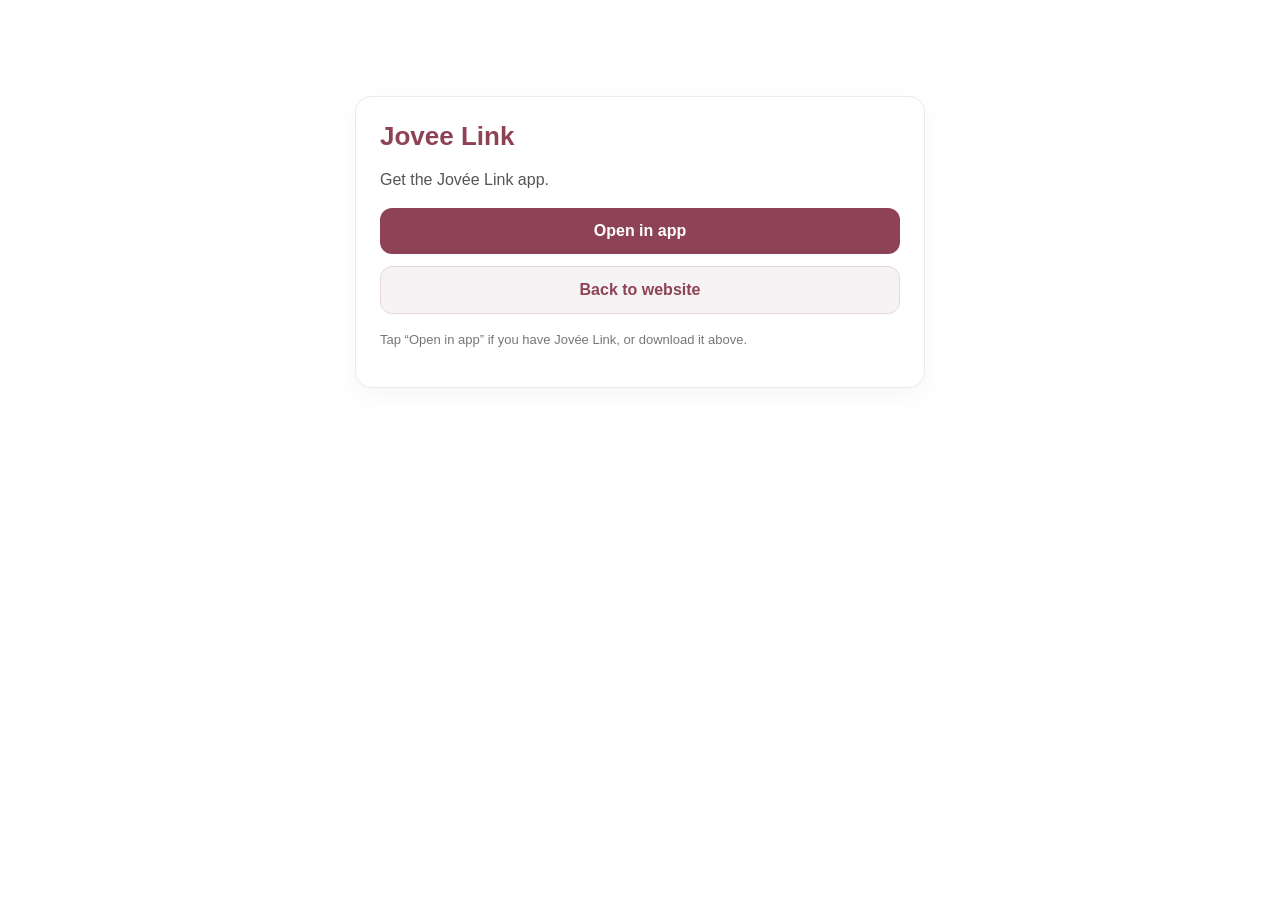
<file: salon.html>
<!DOCTYPE html>
<html lang="en">
  <head>
    <!-- Google tag (gtag.js): GA4 + Google Ads -->
    <script async src="https://www.googletagmanager.com/gtag/js?id=G-ERKQ239G6V"></script>
    <script>
      window.dataLayer = window.dataLayer || [];
      function gtag(){dataLayer.push(arguments);}
      gtag('js', new Date());
      if (/(^|\.)joveelink\.com$/.test(location.hostname)) {
        gtag('config', 'G-ERKQ239G6V', { linker: { domains: ['joveelink.com', 'joveear.ai'] } });
        gtag('config', 'AW-18434585912');
      }
    </script>
    <meta charset="utf-8" />
    <meta name="viewport" content="width=device-width, initial-scale=1" />
    <meta name="robots" content="noindex">
    <meta name="apple-itunes-app" content="app-id=6755535426" />
    <title>Open in Jovee Link</title>
    <style>
      body {
        margin: 0;
        padding: 24px;
        background: #ffffff;
        color: #1f1f1f;
        font-family: -apple-system, BlinkMacSystemFont, "Segoe UI", Roboto, sans-serif;
      }
      .card {
        max-width: 520px;
        margin: 8vh auto 0;
        border: 1px solid #ece8eb;
        border-radius: 16px;
        padding: 24px;
        box-shadow: 0 8px 24px rgba(0, 0, 0, 0.04);
      }
      h1 {
        margin: 0 0 8px;
        font-size: 26px;
        color: #8e4256;
      }
      p {
        line-height: 1.5;
        color: #555;
      }
      .btn {
        display: block;
        text-decoration: none;
        text-align: center;
        border-radius: 12px;
        padding: 14px 16px;
        font-weight: 600;
        margin-top: 12px;
      }
      .primary {
        background: #8e4256;
        color: #fff;
      }
      .secondary {
        background: #f6f3f4;
        color: #8e4256;
        border: 1px solid #e6d8dd;
      }
      .muted {
        margin-top: 16px;
        font-size: 13px;
        color: #777;
      }
    </style>

    <!-- TikTok Pixel Code Start -->
    <script>
    !function (w, d, t) {
      w.TiktokAnalyticsObject=t;var ttq=w[t]=w[t]||[];ttq.methods=["page","track","identify","instances","debug","on","off","once","ready","alias","group","enableCookie","disableCookie","holdConsent","revokeConsent","grantConsent"],ttq.setAndDefer=function(t,e){t[e]=function(){t.push([e].concat(Array.prototype.slice.call(arguments,0)))}};for(var i=0;i<ttq.methods.length;i++)ttq.setAndDefer(ttq,ttq.methods[i]);ttq.instance=function(t){for(
    var e=ttq._i[t]||[],n=0;n<ttq.methods.length;n++)ttq.setAndDefer(e,ttq.methods[n]);return e},ttq.load=function(e,n){var r="https://analytics.tiktok.com/i18n/pixel/events.js",o=n&&n.partner;ttq._i=ttq._i||{},ttq._i[e]=[],ttq._i[e]._u=r,ttq._t=ttq._t||{},ttq._t[e]=+new Date,ttq._o=ttq._o||{},ttq._o[e]=n||{};n=document.createElement("script")
    ;n.type="text/javascript",n.async=!0,n.src=r+"?sdkid="+e+"&lib="+t;e=document.getElementsByTagName("script")[0];e.parentNode.insertBefore(n,e)};


      if (/(^|\.)joveelink\.com$/.test(location.hostname)) {
        ttq.load('DA0FUTJC77UDKVSV2FQG');
        ttq.page();
      }
    }(window, document, 'ttq');
    </script>
    <!-- TikTok Pixel Code End -->
  </head>
  <body>
    <div class="card">
      <h1>Jovee Link</h1>
      <p id="desc">See this salon in the Jovée Link app.</p>
      <a id="openAppBtn" class="btn primary" href="#">Open in app</a>
      <a id="iosBtn" class="btn secondary" href="https://apps.apple.com/us/app/jovee-link/id6755535426">Download on App Store</a>
      <a id="androidBtn" class="btn secondary" href="https://play.google.com/store/apps/details?id=com.joveelink.app">Get it on Google Play</a>
      <a class="btn secondary" href="https://www.joveelink.com/">Back to website</a>
      <p class="muted">Tap “Open in app” if you have Jovée Link, or download it above.</p>
    </div>

    <script>
      (function () {
        var parts = window.location.pathname.split("/").filter(Boolean);
        var pathSalonId = parts[0] === "salon" ? parts[1] : null;
        var querySalonId = new URLSearchParams(window.location.search).get("salonId");
        var salonId = querySalonId || pathSalonId;

        var deepLink = salonId
          ? "joveelinkmobile://salon/" + encodeURIComponent(salonId)
          : "joveelinkmobile://";

        var desc = document.getElementById("desc");
        var openBtn = document.getElementById("openAppBtn");
        openBtn.href = deepLink;
        desc.textContent = salonId ? "See this salon and book in the Jovée Link app." : "Get the Jovée Link app.";

        var ua = navigator.userAgent || "";
        var isIOS = /iPhone|iPad|iPod/i.test(ua);
        var isAndroid = /Android/i.test(ua);

        if (!isIOS) document.getElementById("iosBtn").style.display = "none";
        if (!isAndroid) document.getElementById("androidBtn").style.display = "none";

        // No automatic jumps: the old timer sent people who HAVE the app to the
        // store when they came back to the browser. Android's intent link opens
        // the app when it's installed and Google Play when it isn't; iPhones get
        // Safari's Smart App Banner plus these buttons.
        if (isAndroid) {
          openBtn.href = "intent://" + deepLink.replace("joveelinkmobile://", "") +
            "#Intent;scheme=joveelinkmobile;package=com.joveelink.app;S.browser_fallback_url=" +
            encodeURIComponent("https://play.google.com/store/apps/details?id=com.joveelink.app") + ";end";
        }
      })();
    </script>
    <script src="/assets/v2/track.js?v=20261127" defer></script>
  </body>
</html>
</file>
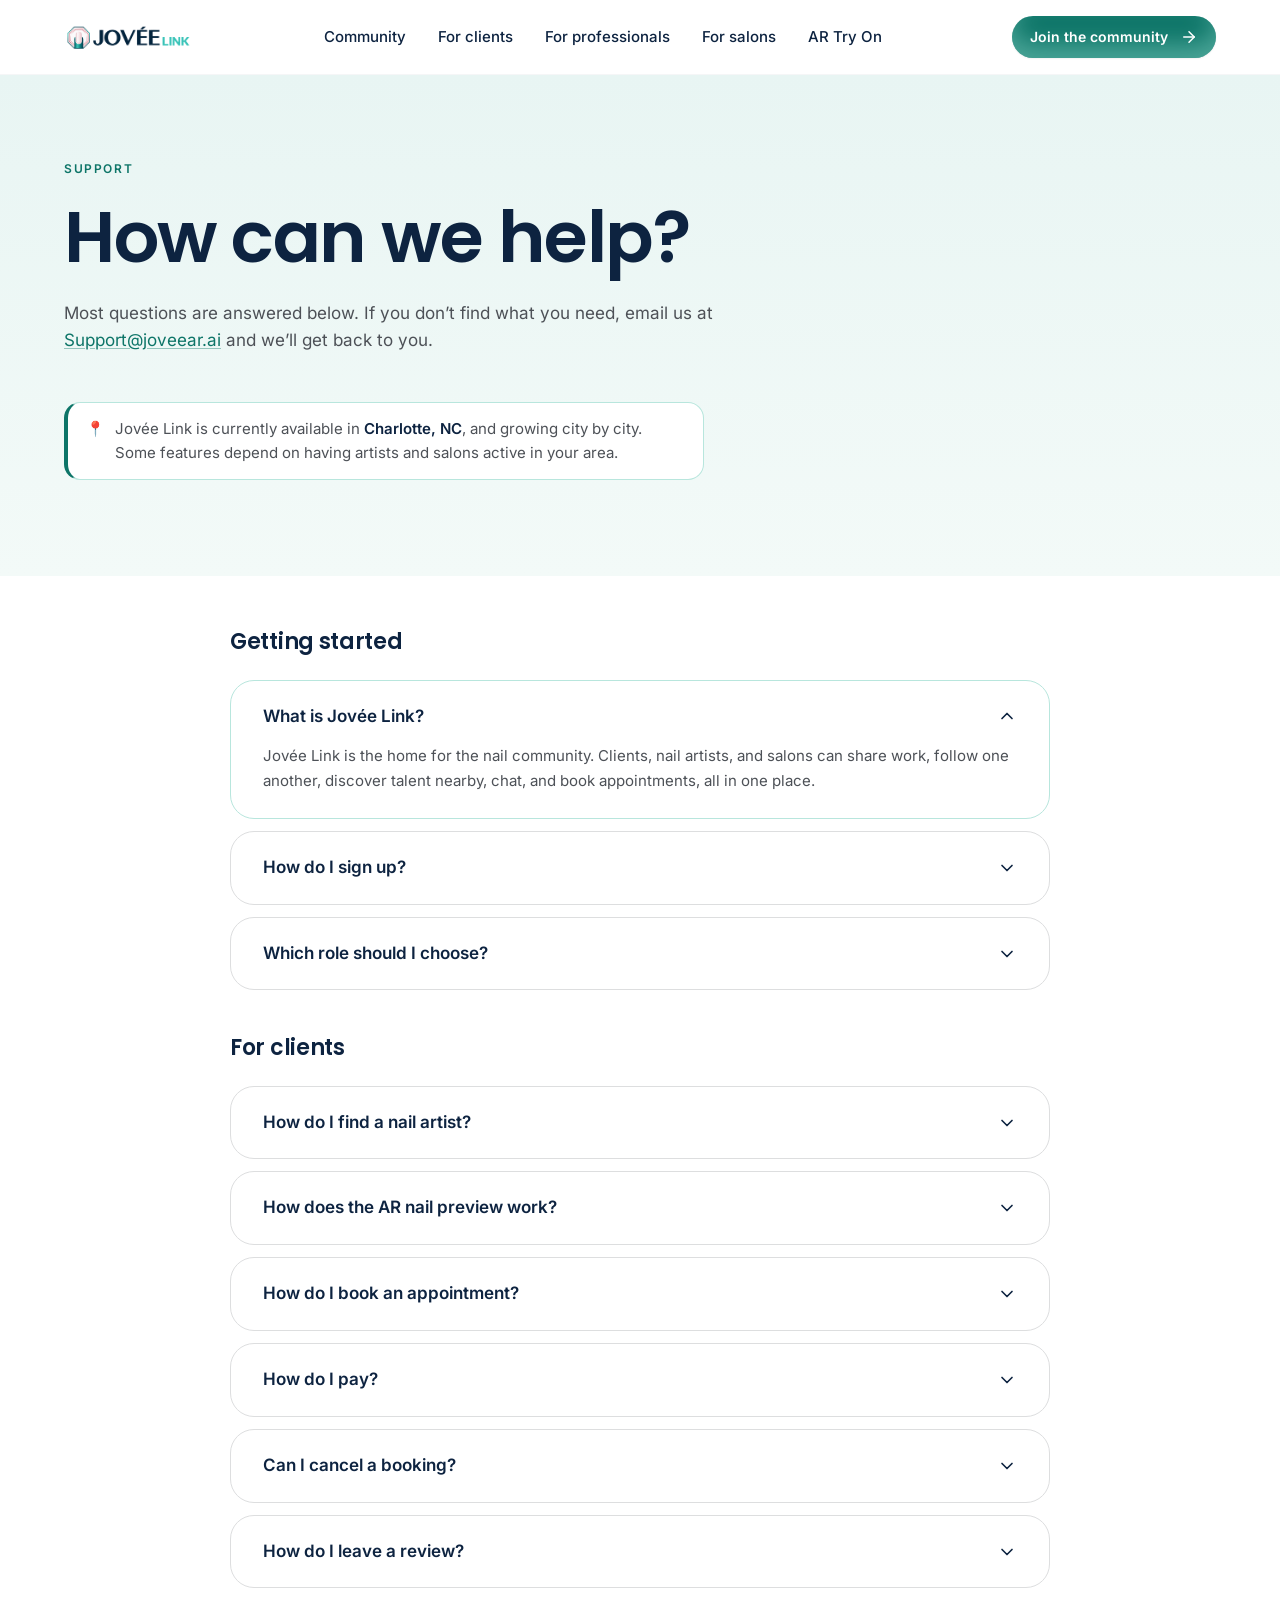
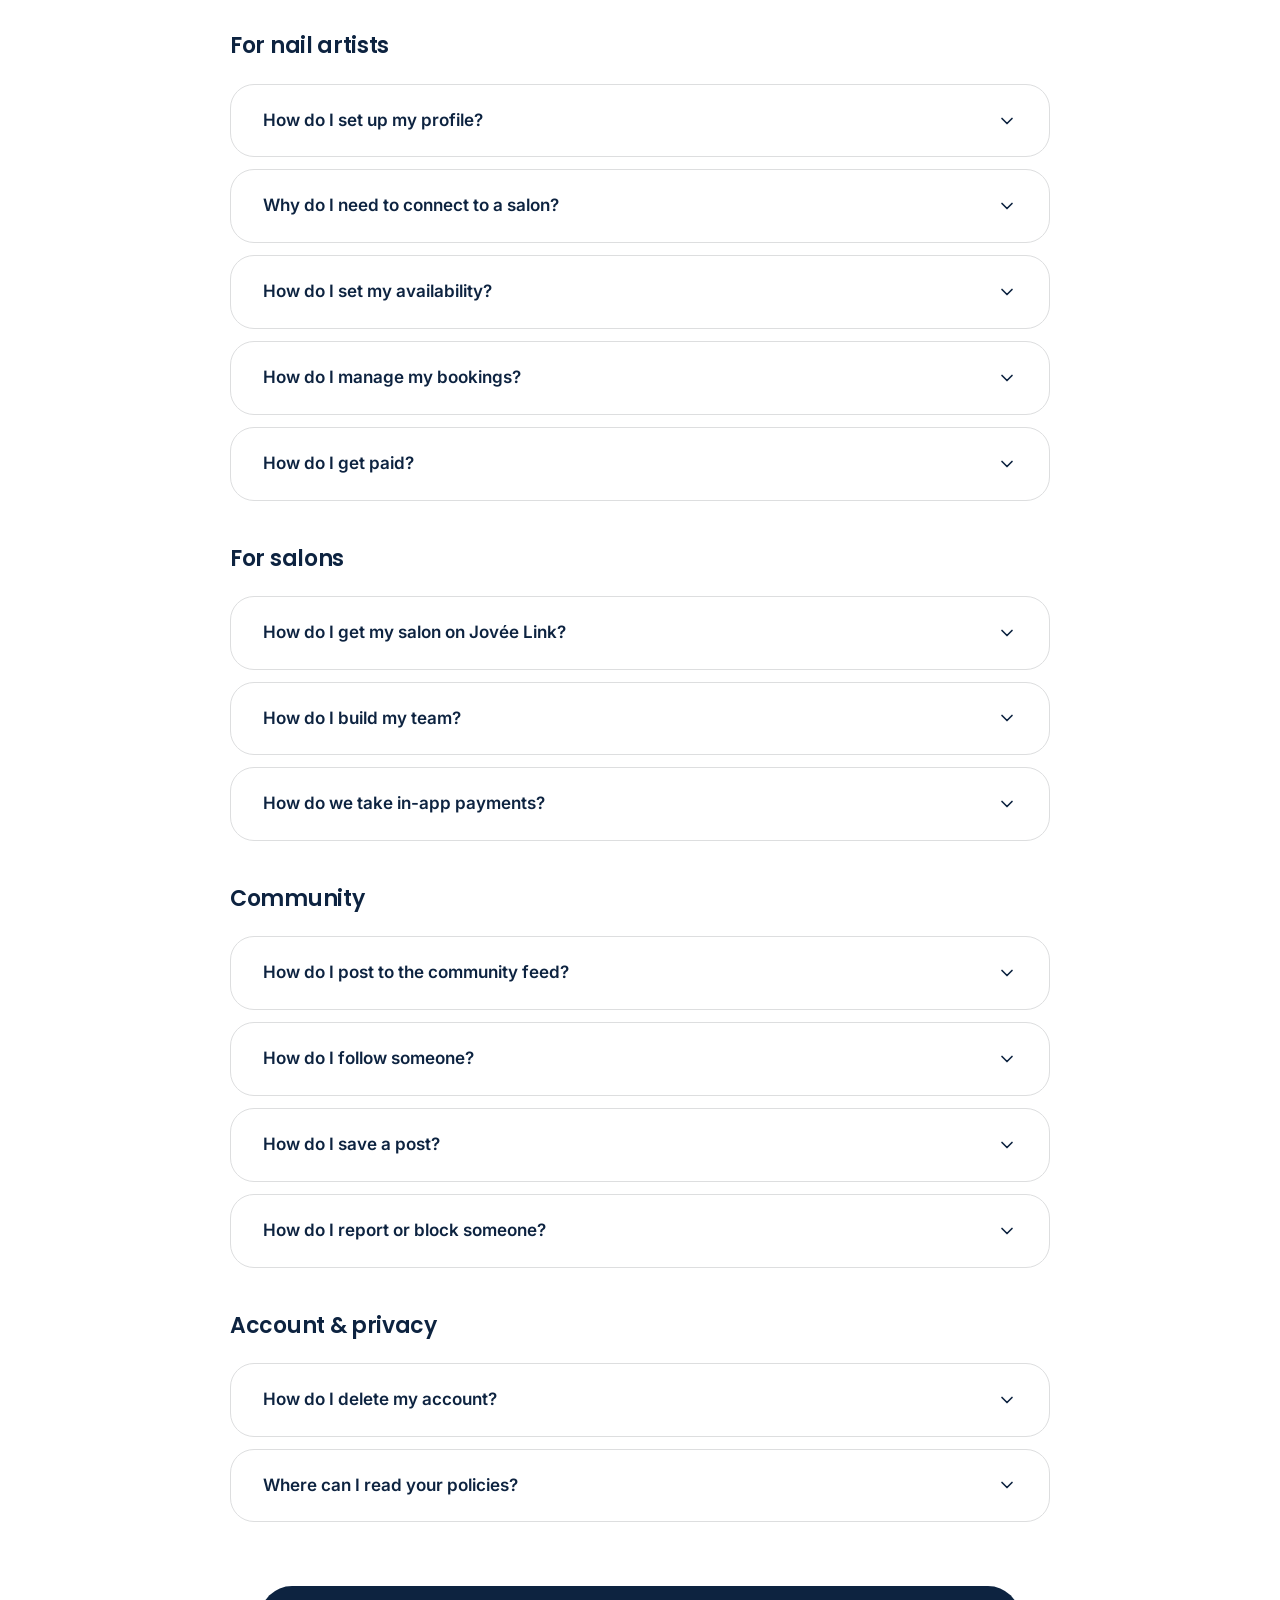
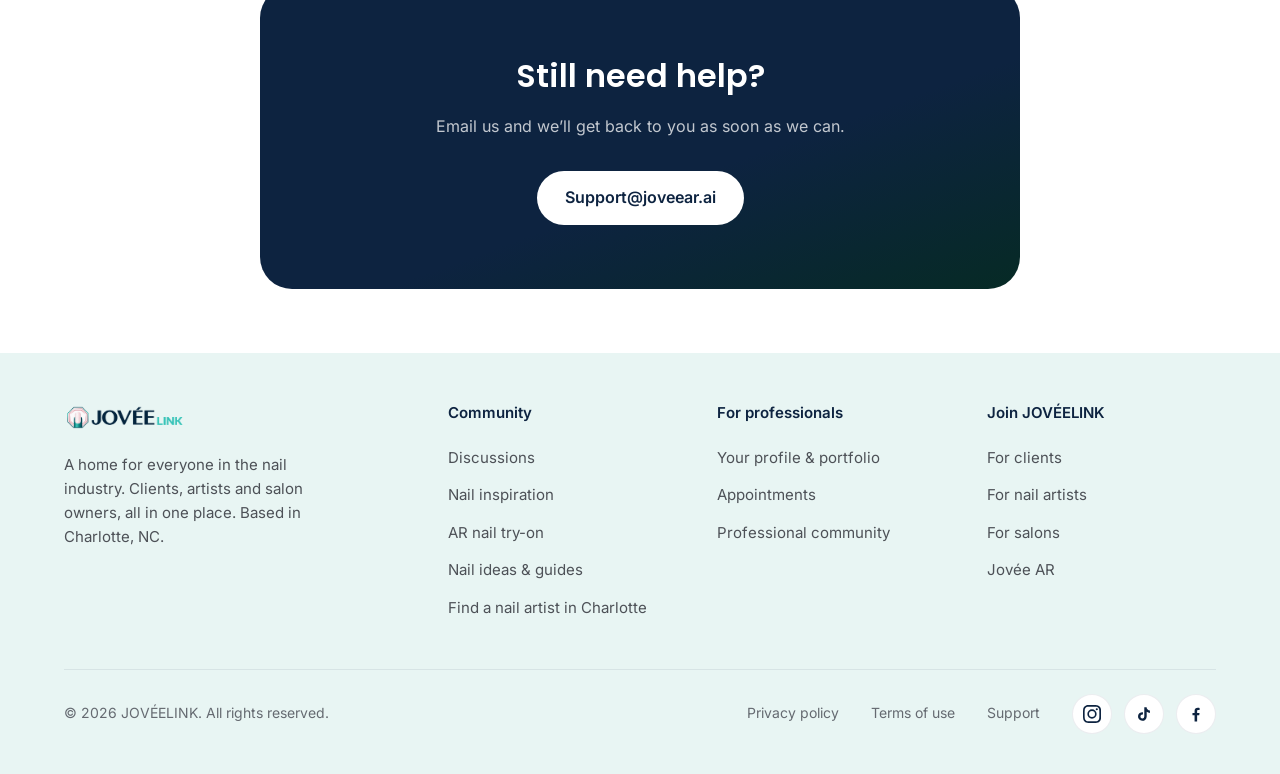
<file: support.html>
<!DOCTYPE html>
<html lang="en">
<head>
    <meta charset="UTF-8">
    <meta name="viewport" content="width=device-width, initial-scale=1.0, viewport-fit=cover">
    <script async src="https://www.googletagmanager.com/gtag/js?id=G-ERKQ239G6V"></script>
    <script>
      window.dataLayer = window.dataLayer || [];
      function gtag(){dataLayer.push(arguments);}
      gtag('js', new Date());
      if (/(^|\.)joveelink\.com$/.test(location.hostname)) {
        gtag('config', 'G-ERKQ239G6V', { linker: { domains: ['joveelink.com', 'joveear.ai'] } });
        gtag('config', 'AW-18434585912');
      }
    </script>
    <title>Support | Jovée Link</title>
    <meta name="description" content="Help and FAQs for the Jovée Link app. Get answers or reach our team at Support@joveear.ai.">
    <link rel="canonical" href="https://www.joveelink.com/support">
    <meta property="og:type" content="website">
    <meta property="og:site_name" content="Jovée Link">
    <meta property="og:url" content="https://www.joveelink.com/support">
    <meta property="og:title" content="Support | Jovée Link">
    <meta property="og:description" content="Help and FAQs for the Jovée Link app. Get answers or reach our team at Support@joveear.ai.">
    <meta name="twitter:card" content="summary">
    <meta name="twitter:title" content="Support | Jovée Link">
    <meta name="twitter:description" content="Help and FAQs for the Jovée Link app. Get answers or reach our team at Support@joveear.ai.">
    <link rel="icon" type="image/png" sizes="32x32" href="/assets/favicon-32.png">
    <link rel="icon" type="image/png" sizes="192x192" href="/assets/favicon-192.png">
    <link rel="apple-touch-icon" sizes="180x180" href="/assets/apple-touch-icon.png">
    <meta name="theme-color" content="#0d7568">
    <link rel="preload" href="/assets/fonts/poppins-latin-500-normal.woff2" as="font" type="font/woff2" crossorigin>
    <link rel="preload" href="/assets/fonts/inter-latin-400-normal.woff2" as="font" type="font/woff2" crossorigin>
    <link rel="stylesheet" href="assets/v2/site.css?v=20261122">
    <style>
        .availability-note {
            display: inline-flex;
            gap: 10px;
            align-items: flex-start;
            background: var(--white);
            border: 1px solid var(--teal-200);
            border-left: 4px solid var(--brand-teal);
            border-radius: var(--r-md);
            padding: 14px 18px;
            color: var(--text-body);
            font-size: 15px;
            max-width: 640px;
            margin-top: var(--sp-4);
        }
        .availability-note strong { color: var(--text-strong); }
        .help-cta {
            background: linear-gradient(160deg, var(--brand-navy) 0%, var(--navy-900) 60%, var(--teal-950) 100%);
            color: var(--white);
            border-radius: var(--r-xl);
            padding: var(--sp-16) var(--sp-10);
            text-align: center;
            margin: var(--sp-16) auto 0;
            max-width: 760px;
        }
        .help-cta h2 {
            font-family: var(--font-head);
            font-size: 32px;
            font-weight: 600;
            color: var(--white);
            margin: 0 0 var(--sp-3);
        }
        .help-cta p {
            color: rgba(255, 255, 255, 0.75);
            margin: 0 0 var(--sp-8);
            font-size: 16px;
        }
        .help-cta .email-btn {
            display: inline-block;
            background: var(--white);
            color: var(--navy-900);
            font-weight: 600;
            padding: 14px 28px;
            border-radius: var(--r-pill);
            transition: transform 0.3s var(--ease);
        }
        .help-cta .email-btn:hover { transform: translateY(-1px); box-shadow: var(--shadow-md); }
        .support-wrap { max-width: 820px; margin: 0 auto; }
    </style>
    <style>@media (max-width: 640px) and (prefers-reduced-motion: no-preference) { @view-transition { navigation: auto; } }</style>
</head>
<body>

    <!-- NAV -->
    <header class="nav">
        <div class="container nav-inner">
            <a href="/" class="nav-logo" aria-label="Jovée Link home">
                <img src="assets/logo-dark.png" alt="Jovée Link" width="600" height="158">
            </a>
            <nav class="nav-links" aria-label="Primary">
                <a href="/#community">Community</a>
                <a href="/for-clients">For clients</a>
                <a href="/for-artists">For professionals</a>
                <a href="/for-salons">For salons</a>
                <a href="/try-on" data-tt-track="nav_ar_tryon">AR Try On</a>
            </nav>
            <div class="nav-cta">
                <a href="/#belong" class="btn btn-primary btn-sm" data-tt-track="nav_join">
                    Join the community
                    <svg viewBox="0 0 24 24" fill="none" stroke="currentColor" stroke-width="2" stroke-linecap="round" stroke-linejoin="round"><line x1="5" y1="12" x2="19" y2="12"/><polyline points="12 5 19 12 12 19"/></svg>
                </a>
                <a href="/#belong" class="nav-app" data-store-link data-tt-track="nav_get_app">Get the app</a>
                <button class="hamburger" id="hamburger" aria-label="Open menu" aria-expanded="false">
                    <span></span><span></span><span></span>
                </button>
            </div>
        </div>
    </header>

    <nav class="mobile-menu" id="mobileMenu" aria-label="Mobile">
        <a href="/#community"><span class="mm-ico"><svg viewBox="0 0 24 24" aria-hidden="true"><path d="M7.9 20A9 9 0 1 0 4 16.1L2 22Z"/></svg></span><span class="mm-txt"><strong>Community</strong><small>Discussions, inspiration and your people</small></span><svg class="mm-go" viewBox="0 0 24 24" aria-hidden="true"><path d="m9 18 6-6-6-6"/></svg></a>
        <a href="/for-clients"><span class="mm-ico"><svg viewBox="0 0 24 24" aria-hidden="true"><circle cx="11" cy="11" r="8"/><path d="m21 21-4.3-4.3"/></svg></span><span class="mm-txt"><strong>For clients</strong><small>Find a nail artist and book</small></span><svg class="mm-go" viewBox="0 0 24 24" aria-hidden="true"><path d="m9 18 6-6-6-6"/></svg></a>
        <a href="/for-artists"><span class="mm-ico"><svg viewBox="0 0 24 24" aria-hidden="true"><path d="m9.06 11.9 8.07-8.06a2.85 2.85 0 1 1 4.03 4.03l-8.06 8.08"/><path d="M7.07 14.94c-1.66 0-3 1.35-3 3.02 0 1.33-2.5 1.52-2 2.02 1.08 1.1 2.49 2.02 4 2.02 2.2 0 4-1.8 4-4.04a3.01 3.01 0 0 0-3-3.02z"/></svg></span><span class="mm-txt"><strong>For professionals</strong><small>Your portfolio, clients and bookings</small></span><svg class="mm-go" viewBox="0 0 24 24" aria-hidden="true"><path d="m9 18 6-6-6-6"/></svg></a>
        <a href="/for-salons"><span class="mm-ico"><svg viewBox="0 0 24 24" aria-hidden="true"><path d="m2 7 4.41-4.41A2 2 0 0 1 7.83 2h8.34a2 2 0 0 1 1.42.59L22 7"/><path d="M4 12v8a2 2 0 0 0 2 2h12a2 2 0 0 0 2-2v-8"/><path d="M15 22v-4a2 2 0 0 0-2-2h-2a2 2 0 0 0-2 2v4"/><path d="M2 7h20"/><path d="M22 7v3a2 2 0 0 1-2 2a2.7 2.7 0 0 1-1.59-.63.7.7 0 0 0-.82 0A2.7 2.7 0 0 1 16 12a2.7 2.7 0 0 1-1.59-.63.7.7 0 0 0-.82 0A2.7 2.7 0 0 1 12 12a2.7 2.7 0 0 1-1.59-.63.7.7 0 0 0-.82 0A2.7 2.7 0 0 1 8 12a2.7 2.7 0 0 1-1.59-.63.7.7 0 0 0-.82 0A2.7 2.7 0 0 1 4 12a2 2 0 0 1-2-2V7"/></svg></span><span class="mm-txt"><strong>For salons</strong><small>Run your salon in one free app</small></span><svg class="mm-go" viewBox="0 0 24 24" aria-hidden="true"><path d="m9 18 6-6-6-6"/></svg></a>
        <a href="/try-on" data-tt-track="nav_ar_tryon"><span class="mm-ico"><svg viewBox="0 0 24 24" aria-hidden="true"><path d="M9.937 15.5A2 2 0 0 0 8.5 14.063l-6.135-1.582a.5.5 0 0 1 0-.962L8.5 9.936A2 2 0 0 0 9.937 8.5l1.582-6.135a.5.5 0 0 1 .963 0L14.063 8.5A2 2 0 0 0 15.5 9.937l6.135 1.581a.5.5 0 0 1 0 .964L15.5 14.063a2 2 0 0 0-1.437 1.437l-1.582 6.135a.5.5 0 0 1-.963 0z"/><path d="M20 3v4"/><path d="M22 5h-4"/><path d="M4 17v2"/><path d="M5 18H3"/></svg></span><span class="mm-txt"><strong>AR Try On</strong><small>See a look on your own hands</small></span><svg class="mm-go" viewBox="0 0 24 24" aria-hidden="true"><path d="m9 18 6-6-6-6"/></svg></a>
        <div class="mm-foot">
            <p>Join the community. Free on iPhone and Android.</p>
            <div class="mm-stores">
                <a href="https://apps.apple.com/us/app/jovee-link/id6755535426" target="_blank" rel="noopener noreferrer" class="btn-store" data-tt-track="menu_appstore" aria-label="Download on the App Store">
                    <svg viewBox="0 0 24 24"><path d="M18.71 19.5c-.83 1.24-1.71 2.45-3.05 2.47-1.34.03-1.77-.79-3.29-.79-1.53 0-2 .77-3.27.82-1.31.05-2.3-1.32-3.14-2.53C4.25 17 2.94 12.45 4.7 9.39c.87-1.52 2.43-2.48 4.12-2.51 1.28-.02 2.5.87 3.29.87.78 0 2.26-1.07 3.8-.91.65.03 2.47.26 3.64 1.98-.09.06-2.17 1.28-2.15 3.81.03 3.02 2.65 4.03 2.68 4.04-.03.07-.42 1.44-1.38 2.83M13 3.5c.73-.83 1.94-1.46 2.94-1.5.13 1.17-.34 2.35-1.04 3.19-.69.85-1.83 1.51-2.95 1.42-.15-1.15.41-2.35 1.05-3.11z"/></svg>
                    <span class="btn-store-text"><small>Download on the</small> <strong>App Store</strong></span>
                </a>
                <a href="https://play.google.com/store/apps/details?id=com.joveelink.app" target="_blank" rel="noopener noreferrer" class="btn-store" data-tt-track="menu_playstore" aria-label="Get it on Google Play">
                    <svg viewBox="0 0 24 24"><path d="M3.609 1.814 13.792 12 3.61 22.186a.996.996 0 0 1-.61-.92V2.734a1 1 0 0 1 .609-.92zm10.89 10.893 2.302 2.302-10.937 6.333 8.635-8.635zm3.199-3.199 2.302 2.302a1 1 0 0 1 0 1.38l-2.302 2.302L15.395 12l2.303-2.492zM5.864 2.658l10.937 6.333-2.302 2.302L5.864 2.658z"/></svg>
                    <span class="btn-store-text"><small>Get it on</small> <strong>Google Play</strong></span>
                </a>
            </div>
        </div>
    </nav>

    <!-- HERO -->
    <section class="page-hero">
        <div class="container">
            <span class="eyebrow">Support</span>
            <h1 class="h1">How can we help?</h1>
            <p class="lede">Most questions are answered below. If you don&rsquo;t find what you need, email us at <a href="mailto:Support@joveear.ai" style="color:var(--brand-teal);text-decoration:underline;text-decoration-color:rgba(13,117,104,0.4);text-underline-offset:2px">Support@joveear.ai</a> and we&rsquo;ll get back to you.</p>
            <div class="availability-note">
                <span>📍</span>
                <span>Jovée Link is currently available in <strong>Charlotte, NC</strong>, and growing city by city. Some features depend on having artists and salons active in your area.</span>
            </div>
        </div>
    </section>

    <!-- FAQ -->
    <section>
        <div class="container">
            <div class="support-wrap">

                <div class="faq-group">
                    <h3>Getting started</h3>
                    <div class="faq-list">
                        <details class="faq-item" open>
                            <summary>What is Jovée Link?
                                <svg class="faq-chev" viewBox="0 0 24 24" fill="none" stroke="currentColor" stroke-width="2" stroke-linecap="round" stroke-linejoin="round"><polyline points="18 15 12 9 6 15"/></svg>
                            </summary>
                            <p>Jovée Link is the home for the nail community. Clients, nail artists, and salons can share work, follow one another, discover talent nearby, chat, and book appointments, all in one place.</p>
                        </details>
                        <details class="faq-item">
                            <summary>How do I sign up?
                                <svg class="faq-chev" viewBox="0 0 24 24" fill="none" stroke="currentColor" stroke-width="2" stroke-linecap="round" stroke-linejoin="round"><polyline points="18 15 12 9 6 15"/></svg>
                            </summary>
                            <p>Download the App, then sign up with your email, Google, or Apple account. You&rsquo;ll verify your email, choose your role (client, nail artist, or salon), and complete a short setup.</p>
                        </details>
                        <details class="faq-item">
                            <summary>Which role should I choose?
                                <svg class="faq-chev" viewBox="0 0 24 24" fill="none" stroke="currentColor" stroke-width="2" stroke-linecap="round" stroke-linejoin="round"><polyline points="18 15 12 9 6 15"/></svg>
                            </summary>
                            <p><strong>Client</strong>: if you get your nails done and want to discover and book artists.<br>
                            <strong>Nail Artist</strong>: if you do nails and want to showcase your work and get booked.<br>
                            <strong>Salon</strong>: if you run a salon and want to build your team and presence.</p>
                        </details>
                    </div>
                </div>

                <div class="faq-group">
                    <h3>For clients</h3>
                    <div class="faq-list">
                        <details class="faq-item">
                            <summary>How do I find a nail artist?
                                <svg class="faq-chev" viewBox="0 0 24 24" fill="none" stroke="currentColor" stroke-width="2" stroke-linecap="round" stroke-linejoin="round"><polyline points="18 15 12 9 6 15"/></svg>
                            </summary>
                            <p>Use the Explore section to discover artists near you on a map, browse their portfolios, and see their prices and availability.</p>
                        </details>
                        <details class="faq-item">
                            <summary>How does the AR nail preview work?
                                <svg class="faq-chev" viewBox="0 0 24 24" fill="none" stroke="currentColor" stroke-width="2" stroke-linecap="round" stroke-linejoin="round"><polyline points="18 15 12 9 6 15"/></svg>
                            </summary>
                            <p>Tap &ldquo;AR Nail Preview&rdquo; from the home screen or an artist&rsquo;s profile to preview colours and designs on your own hands before you book. The preview is powered by <a href="https://www.joveear.ai/try-on" target="_blank" rel="noopener noreferrer">joveear.ai</a> and runs in-app (internet connection required).</p>
                        </details>
                        <details class="faq-item">
                            <summary>How do I book an appointment?
                                <svg class="faq-chev" viewBox="0 0 24 24" fill="none" stroke="currentColor" stroke-width="2" stroke-linecap="round" stroke-linejoin="round"><polyline points="18 15 12 9 6 15"/></svg>
                            </summary>
                            <p>Open an artist&rsquo;s profile, tap Book, choose a service, pick an available date and time, add any notes, and confirm. You&rsquo;ll get a notification when the artist confirms. You can also book the salon directly and let them assign an artist.</p>
                        </details>
                        <details class="faq-item">
                            <summary>How do I pay?
                                <svg class="faq-chev" viewBox="0 0 24 24" fill="none" stroke="currentColor" stroke-width="2" stroke-linecap="round" stroke-linejoin="round"><polyline points="18 15 12 9 6 15"/></svg>
                            </summary>
                            <p>Nothing is charged when you book. After your appointment the artist or salon sends you an itemised bill in the app. You review it and pay in-app with a card, Apple Pay, Google Pay, Klarna, Afterpay or Cash App Pay where available, or you can settle at the salon. See the <a href="/terms#payments">payments terms</a> for details.</p>
                        </details>
                        <details class="faq-item">
                            <summary>Can I cancel a booking?
                                <svg class="faq-chev" viewBox="0 0 24 24" fill="none" stroke="currentColor" stroke-width="2" stroke-linecap="round" stroke-linejoin="round"><polyline points="18 15 12 9 6 15"/></svg>
                            </summary>
                            <p>Yes. Clients can cancel up to one hour before the appointment start time. After that window, please contact the artist directly.</p>
                        </details>
                        <details class="faq-item">
                            <summary>How do I leave a review?
                                <svg class="faq-chev" viewBox="0 0 24 24" fill="none" stroke="currentColor" stroke-width="2" stroke-linecap="round" stroke-linejoin="round"><polyline points="18 15 12 9 6 15"/></svg>
                            </summary>
                            <p>After an appointment is completed, you can leave a star rating and a written review on the artist&rsquo;s profile.</p>
                        </details>
                    </div>
                </div>

                <div class="faq-group">
                    <h3>For nail artists</h3>
                    <div class="faq-list">
                        <details class="faq-item">
                            <summary>How do I set up my profile?
                                <svg class="faq-chev" viewBox="0 0 24 24" fill="none" stroke="currentColor" stroke-width="2" stroke-linecap="round" stroke-linejoin="round"><polyline points="18 15 12 9 6 15"/></svg>
                            </summary>
                            <p>During onboarding you&rsquo;ll add your name, photo, location, specialties, and availability. After that, build your portfolio by adding photos of your work.</p>
                        </details>
                        <details class="faq-item">
                            <summary>Why do I need to connect to a salon?
                                <svg class="faq-chev" viewBox="0 0 24 24" fill="none" stroke="currentColor" stroke-width="2" stroke-linecap="round" stroke-linejoin="round"><polyline points="18 15 12 9 6 15"/></svg>
                            </summary>
                            <p>Artists connect to a salon before going live in the App. This keeps the community high-quality and helps clients find you in the right place. If your salon isn&rsquo;t on Jovée Link yet, invite them, or reach out to us at <a href="mailto:Support@joveear.ai">Support@joveear.ai</a>.</p>
                        </details>
                        <details class="faq-item">
                            <summary>How do I set my availability?
                                <svg class="faq-chev" viewBox="0 0 24 24" fill="none" stroke="currentColor" stroke-width="2" stroke-linecap="round" stroke-linejoin="round"><polyline points="18 15 12 9 6 15"/></svg>
                            </summary>
                            <p>In your profile settings, set the days and times you&rsquo;re available. Keeping this current is what lets clients book you.</p>
                        </details>
                        <details class="faq-item">
                            <summary>How do I manage my bookings?
                                <svg class="faq-chev" viewBox="0 0 24 24" fill="none" stroke="currentColor" stroke-width="2" stroke-linecap="round" stroke-linejoin="round"><polyline points="18 15 12 9 6 15"/></svg>
                            </summary>
                            <p>You&rsquo;ll get a notification for each new booking request. Open it to confirm or decline. A chat with the client opens automatically so you can coordinate.</p>
                        </details>
                        <details class="faq-item">
                            <summary>How do I get paid?
                                <svg class="faq-chev" viewBox="0 0 24 24" fill="none" stroke="currentColor" stroke-width="2" stroke-linecap="round" stroke-linejoin="round"><polyline points="18 15 12 9 6 15"/></svg>
                            </summary>
                            <p>Finish the appointment, add the lines of what was actually done, and send the bill in the app. Your client pays in-app (via Stripe, with card, wallets, or BNPL) or you mark it paid in person. Payouts run through the salon&rsquo;s Stripe account to the salon&rsquo;s bank. See the <a href="/terms#payments">payments terms</a>.</p>
                        </details>
                    </div>
                </div>

                <div class="faq-group">
                    <h3>For salons</h3>
                    <div class="faq-list">
                        <details class="faq-item">
                            <summary>How do I get my salon on Jovée Link?
                                <svg class="faq-chev" viewBox="0 0 24 24" fill="none" stroke="currentColor" stroke-width="2" stroke-linecap="round" stroke-linejoin="round"><polyline points="18 15 12 9 6 15"/></svg>
                            </summary>
                            <p>Sign up and choose the Salon role. Add your business details and photos during setup.</p>
                        </details>
                        <details class="faq-item">
                            <summary>How do I build my team?
                                <svg class="faq-chev" viewBox="0 0 24 24" fill="none" stroke="currentColor" stroke-width="2" stroke-linecap="round" stroke-linejoin="round"><polyline points="18 15 12 9 6 15"/></svg>
                            </summary>
                            <p>Salons can connect with nail artists looking to join, and artists can request to join your salon, all within the App. Add managers and co-owners by email so the floor doesn&rsquo;t all sit with you.</p>
                        </details>
                        <details class="faq-item">
                            <summary>How do we take in-app payments?
                                <svg class="faq-chev" viewBox="0 0 24 24" fill="none" stroke="currentColor" stroke-width="2" stroke-linecap="round" stroke-linejoin="round"><polyline points="18 15 12 9 6 15"/></svg>
                            </summary>
                            <p>Set up payouts through Stripe inside the app. You give your business and bank details to Stripe directly. Once set up, clients can pay in-app after their appointment and payouts land in your bank on your Stripe schedule. See the <a href="/terms#payments">payments terms</a>.</p>
                        </details>
                    </div>
                </div>

                <div class="faq-group">
                    <h3>Community</h3>
                    <div class="faq-list">
                        <details class="faq-item">
                            <summary>How do I post to the community feed?
                                <svg class="faq-chev" viewBox="0 0 24 24" fill="none" stroke="currentColor" stroke-width="2" stroke-linecap="round" stroke-linejoin="round"><polyline points="18 15 12 9 6 15"/></svg>
                            </summary>
                            <p>Tap to create a post, add your photos and a caption, and share it with the community. Others can like, comment, and reply.</p>
                        </details>
                        <details class="faq-item">
                            <summary>How do I follow someone?
                                <svg class="faq-chev" viewBox="0 0 24 24" fill="none" stroke="currentColor" stroke-width="2" stroke-linecap="round" stroke-linejoin="round"><polyline points="18 15 12 9 6 15"/></svg>
                            </summary>
                            <p>Tap Follow on any user&rsquo;s profile to see their posts and never miss their latest work.</p>
                        </details>
                        <details class="faq-item">
                            <summary>How do I save a post?
                                <svg class="faq-chev" viewBox="0 0 24 24" fill="none" stroke="currentColor" stroke-width="2" stroke-linecap="round" stroke-linejoin="round"><polyline points="18 15 12 9 6 15"/></svg>
                            </summary>
                            <p>Tap Save on any post to bookmark it for later. Find saved posts in your saved section.</p>
                        </details>
                        <details class="faq-item">
                            <summary>How do I report or block someone?
                                <svg class="faq-chev" viewBox="0 0 24 24" fill="none" stroke="currentColor" stroke-width="2" stroke-linecap="round" stroke-linejoin="round"><polyline points="18 15 12 9 6 15"/></svg>
                            </summary>
                            <p>Every post and profile has options to report content or block a user. We review reports and take action to keep the community safe.</p>
                        </details>
                    </div>
                </div>

                <div class="faq-group">
                    <h3>Account &amp; privacy</h3>
                    <div class="faq-list">
                        <details class="faq-item">
                            <summary>How do I delete my account?
                                <svg class="faq-chev" viewBox="0 0 24 24" fill="none" stroke="currentColor" stroke-width="2" stroke-linecap="round" stroke-linejoin="round"><polyline points="18 15 12 9 6 15"/></svg>
                            </summary>
                            <p>You can delete your account at any time from within the App. This removes your account and associated data. You can also email <a href="mailto:Support@joveear.ai">Support@joveear.ai</a>.</p>
                        </details>
                        <details class="faq-item">
                            <summary>Where can I read your policies?
                                <svg class="faq-chev" viewBox="0 0 24 24" fill="none" stroke="currentColor" stroke-width="2" stroke-linecap="round" stroke-linejoin="round"><polyline points="18 15 12 9 6 15"/></svg>
                            </summary>
                            <p>See our <a href="/privacy">Privacy Policy</a> and <a href="/terms">Terms of Service</a>.</p>
                        </details>
                    </div>
                </div>

                <!-- Still need help -->
                <div class="help-cta">
                    <h2>Still need help?</h2>
                    <p>Email us and we&rsquo;ll get back to you as soon as we can.</p>
                    <a href="mailto:Support@joveear.ai" class="email-btn" data-tt-track="support_email">Support@joveear.ai</a>
                </div>

            </div>
        </div>
    </section>

    <!-- FOOTER -->
    <footer class="footer">
        <div class="container">
            <div class="footer-grid">
                <div class="footer-brand">
                    <img src="assets/logo-dark.png" alt="Jovée Link" width="600" height="158">
                    <p class="footer-tag">A home for everyone in the nail industry. Clients, artists and salon owners, all in one place. Based in Charlotte, NC.</p>
                </div>
                <div class="footer-col">
                    <h3 class="footer-h">Community</h3>
                    <ul>
                        <li><a href="/#community">Discussions</a></li>
                        <li><a href="/#community">Nail inspiration</a></li>
                        <li><a href="/try-on">AR nail try-on</a></li>
                        <li><a href="https://www.joveear.ai/blog" target="_blank" rel="noopener noreferrer">Nail ideas &amp; guides</a></li>
                        <li><a href="/for-clients">Find a nail artist in Charlotte</a></li>
                    </ul>
                </div>
                <div class="footer-col">
                    <h3 class="footer-h">For professionals</h3>
                    <ul>
                        <li><a href="/for-artists">Your profile &amp; portfolio</a></li>
                        <li><a href="/for-artists">Appointments</a></li>
                        <li><a href="/for-artists">Professional community</a></li>
                    </ul>
                </div>
                <div class="footer-col">
                    <h3 class="footer-h">Join JOVÉELINK</h3>
                    <ul>
                        <li><a href="/for-clients">For clients</a></li>
                        <li><a href="/for-artists">For nail artists</a></li>
                        <li><a href="/for-salons">For salons</a></li>
                        <li><a href="https://www.joveear.ai/" target="_blank" rel="noopener noreferrer">Jov&eacute;e AR</a></li>
                    </ul>
                </div>
            </div>
            <div class="footer-bottom">
                <span>&copy; 2026 JOVÉELINK. All rights reserved.</span>
                <div class="footer-bottom-right">
                    <div class="footer-legal">
                        <a href="/privacy">Privacy policy</a>
                        <a href="/terms">Terms of use</a>
                        <a href="/support">Support</a>
                    </div>
                    <div class="footer-social" aria-label="Follow Jovée on social media">
                        <a href="https://www.instagram.com/joveear/" target="_blank" rel="noopener noreferrer" aria-label="Instagram" data-tt-track="footer_instagram">
                            <svg viewBox="0 0 24 24" aria-hidden="true"><path d="M12 2.2c3.2 0 3.6 0 4.8.1 1.2.1 1.8.2 2.2.4.6.2 1 .5 1.4.9.4.4.7.8.9 1.4.2.4.4 1.1.4 2.2.1 1.3.1 1.6.1 4.8s0 3.6-.1 4.8c-.1 1.2-.2 1.8-.4 2.2-.2.6-.5 1-.9 1.4-.4.4-.8.7-1.4.9-.4.2-1.1.4-2.2.4-1.3.1-1.6.1-4.8.1s-3.6 0-4.8-.1c-1.2-.1-1.8-.2-2.2-.4-.6-.2-1-.5-1.4-.9-.4-.4-.7-.8-.9-1.4-.2-.4-.4-1.1-.4-2.2C2.2 15.6 2.2 15.2 2.2 12s0-3.6.1-4.8c.1-1.2.2-1.8.4-2.2.2-.6.5-1 .9-1.4.4-.4.8-.7 1.4-.9.4-.2 1.1-.4 2.2-.4C8.4 2.2 8.8 2.2 12 2.2M12 0C8.7 0 8.3 0 7.1.1 5.8.1 4.9.3 4.1.6c-.8.3-1.5.7-2.1 1.4C1.3 2.6.9 3.3.6 4.1.3 4.9.1 5.8.1 7.1 0 8.3 0 8.7 0 12s0 3.7.1 4.9c.1 1.3.3 2.2.6 3 .3.8.7 1.5 1.4 2.1.6.7 1.3 1.1 2.1 1.4.8.3 1.7.5 3 .6 1.2.1 1.6.1 4.9.1s3.7 0 4.9-.1c1.3-.1 2.2-.3 3-.6.8-.3 1.5-.7 2.1-1.4.7-.6 1.1-1.3 1.4-2.1.3-.8.5-1.7.6-3 .1-1.2.1-1.6.1-4.9s0-3.7-.1-4.9c-.1-1.3-.3-2.2-.6-3-.3-.8-.7-1.5-1.4-2.1-.6-.7-1.3-1.1-2.1-1.4-.8-.3-1.7-.5-3-.6C15.7 0 15.3 0 12 0zm0 5.8a6.2 6.2 0 1 0 0 12.4 6.2 6.2 0 0 0 0-12.4zM12 16a4 4 0 1 1 0-8 4 4 0 0 1 0 8zm6.4-11.8a1.4 1.4 0 1 0 0 2.9 1.4 1.4 0 0 0 0-2.9z"/></svg>
                        </a>
                        <a href="https://www.tiktok.com/@jovee.ar" target="_blank" rel="noopener noreferrer" aria-label="TikTok" data-tt-track="footer_tiktok">
                            <svg viewBox="0 0 24 24" aria-hidden="true"><path d="M16.6 5.8A4.3 4.3 0 0 1 15.5 3h-3.1v12.4a2.6 2.6 0 1 1-2.6-2.7c.3 0 .5 0 .8.1V9.6a5.8 5.8 0 1 0 5 5.8V9.1a7.3 7.3 0 0 0 4.3 1.4V7.4a4.3 4.3 0 0 1-3.3-1.6z"/></svg>
                        </a>
                        <a href="https://www.facebook.com/profile.php?id=61593995901920" target="_blank" rel="noopener noreferrer" aria-label="Facebook" data-tt-track="footer_facebook">
                            <svg viewBox="0 0 24 24" aria-hidden="true"><path d="M13.5 22v-8.2h2.8l.4-3.3h-3.2V8.4c0-.9.3-1.6 1.6-1.6h1.7V3.9c-.3 0-1.3-.1-2.5-.1-2.5 0-4.2 1.5-4.2 4.3v2.4H7.3v3.3h2.8V22h3.4z"/></svg>
                        </a>
                    </div>
                </div>
            </div>
        </div>
    </footer>

    <script src="assets/v2/site.js?v=20261122"></script>
    <script src="assets/v2/nav.js?v=20261122" defer></script>

    <!-- TikTok Pixel -->
    <script>
    !function (w, d, t) {
      w.TiktokAnalyticsObject=t;var ttq=w[t]=w[t]||[];ttq.methods=["page","track","identify","instances","debug","on","off","once","ready","alias","group","enableCookie","disableCookie","holdConsent","revokeConsent","grantConsent"],ttq.setAndDefer=function(t,e){t[e]=function(){t.push([e].concat(Array.prototype.slice.call(arguments,0)))}};for(var i=0;i<ttq.methods.length;i++)ttq.setAndDefer(ttq,ttq.methods[i]);ttq.instance=function(t){for(
    var e=ttq._i[t]||[],n=0;n<ttq.methods.length;n++)ttq.setAndDefer(e,ttq.methods[n]);return e},ttq.load=function(e,n){var r="https://analytics.tiktok.com/i18n/pixel/events.js",o=n&&n.partner;ttq._i=ttq._i||{},ttq._i[e]=[],ttq._i[e]._u=r,ttq._t=ttq._t||{},ttq._t[e]=+new Date,ttq._o=ttq._o||{},ttq._o[e]=n||{};n=document.createElement("script")
    ;n.type="text/javascript",n.async=!0,n.src=r+"?sdkid="+e+"&lib="+t;e=document.getElementsByTagName("script")[0];e.parentNode.insertBefore(n,e)};


      if (/(^|\.)joveelink\.com$/.test(location.hostname)) {
        ttq.load('DA0FUTJC77UDKVSV2FQG');
        ttq.page();
      }
    }(window, document, 'ttq');
    </script>
  <script src="/assets/v2/track.js?v=20261127" defer></script>
</body>
</html>
</file>
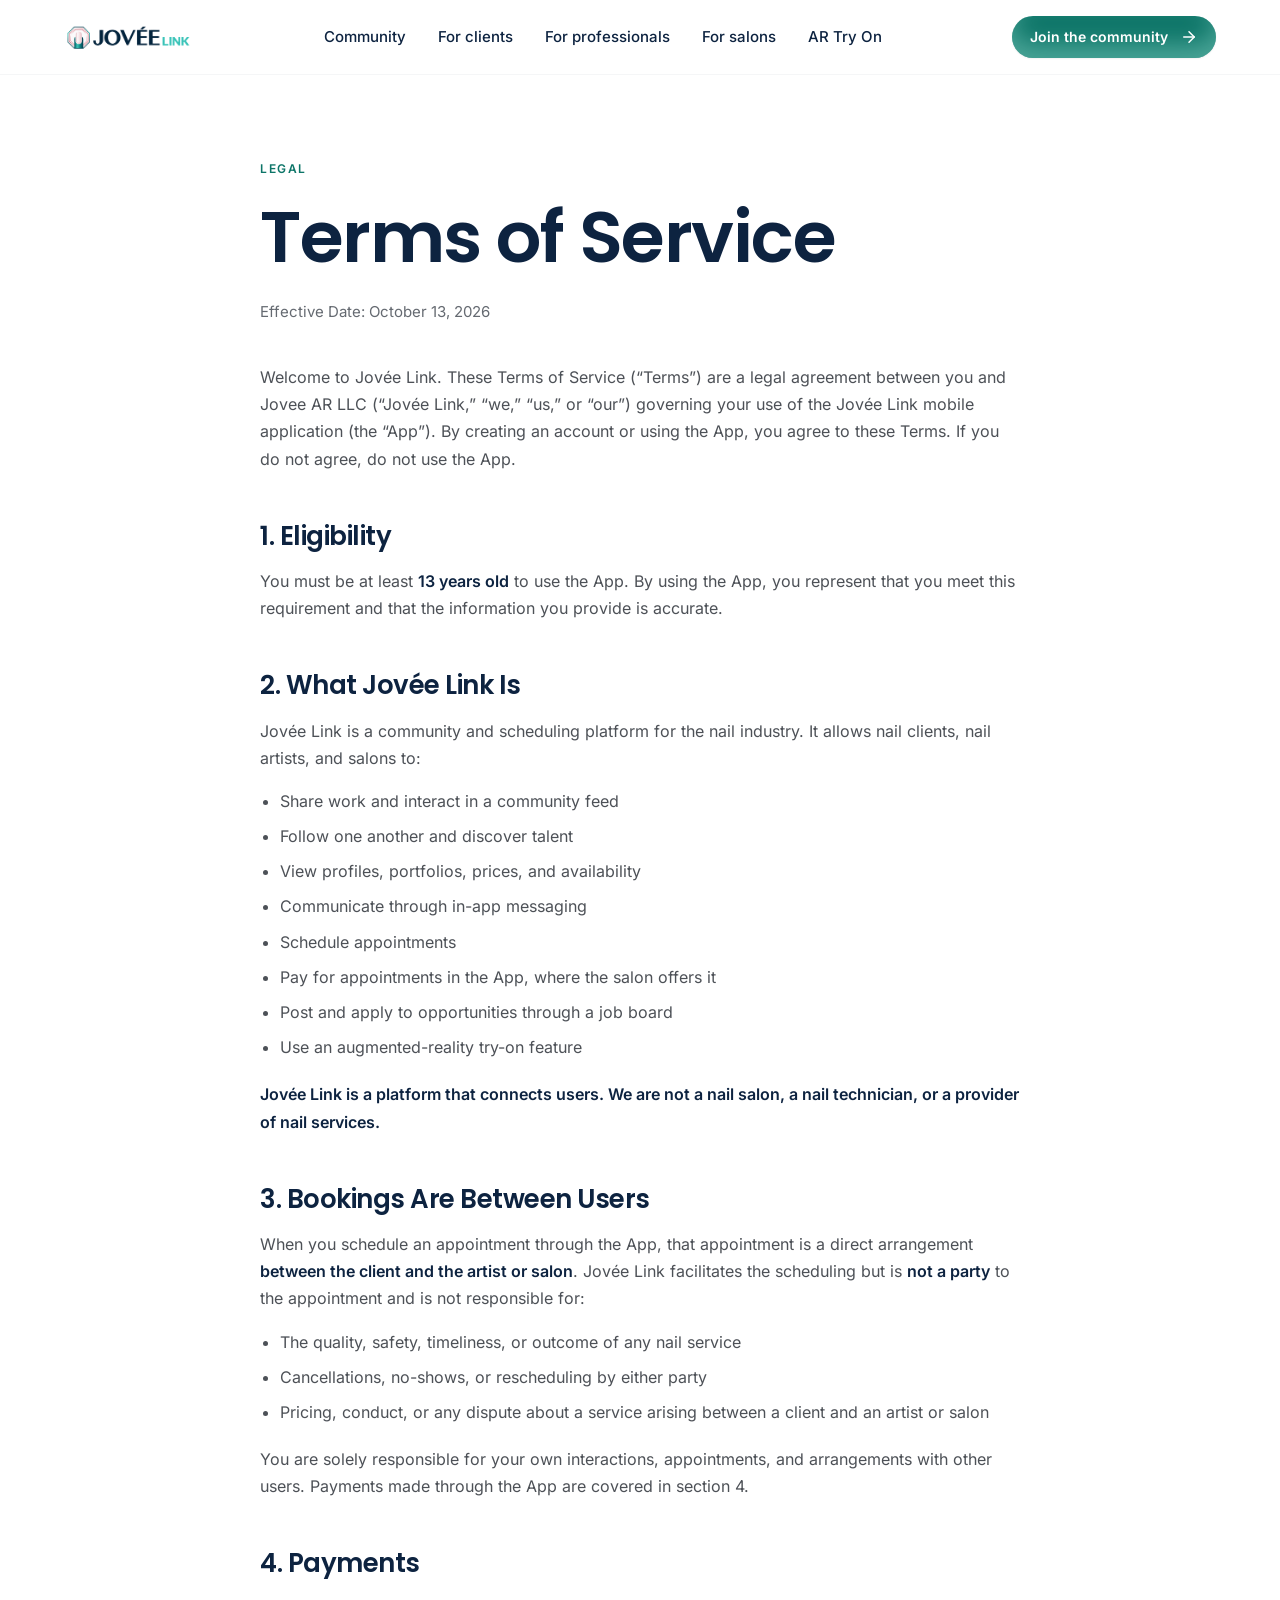
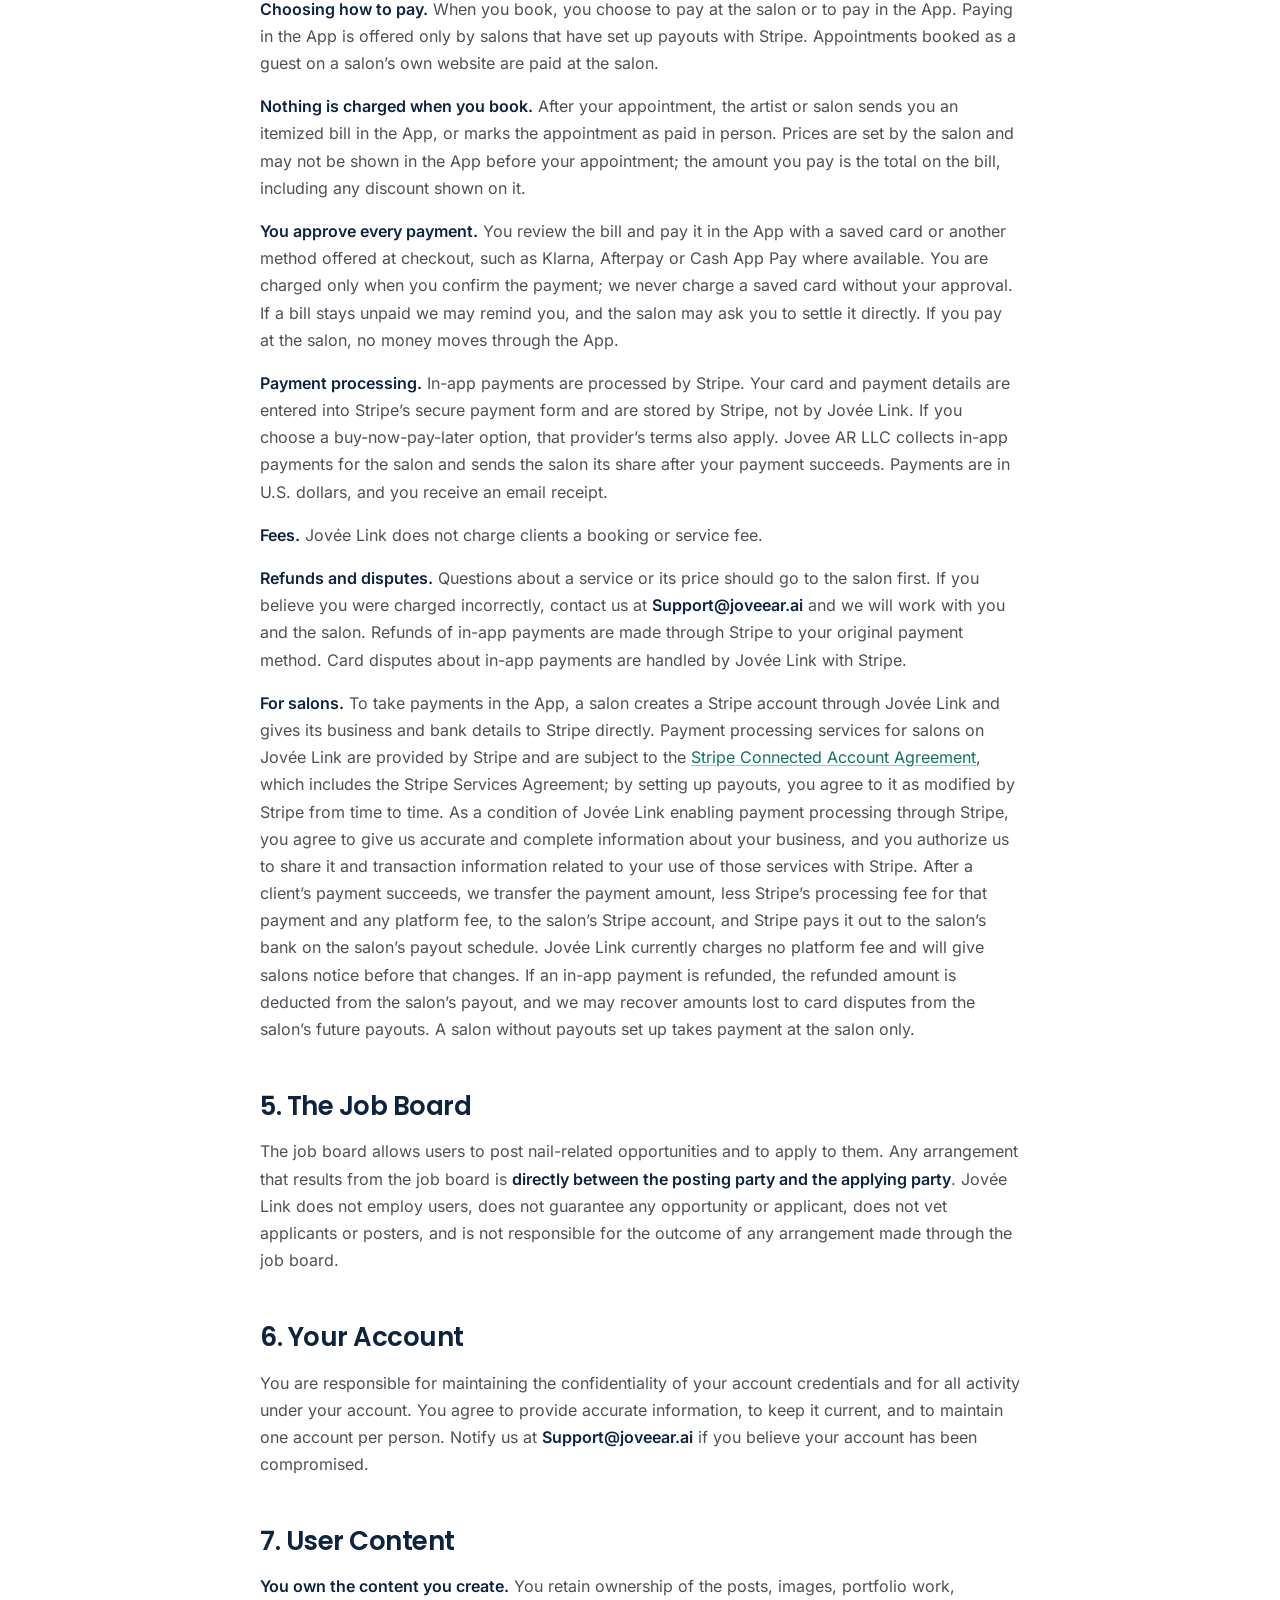
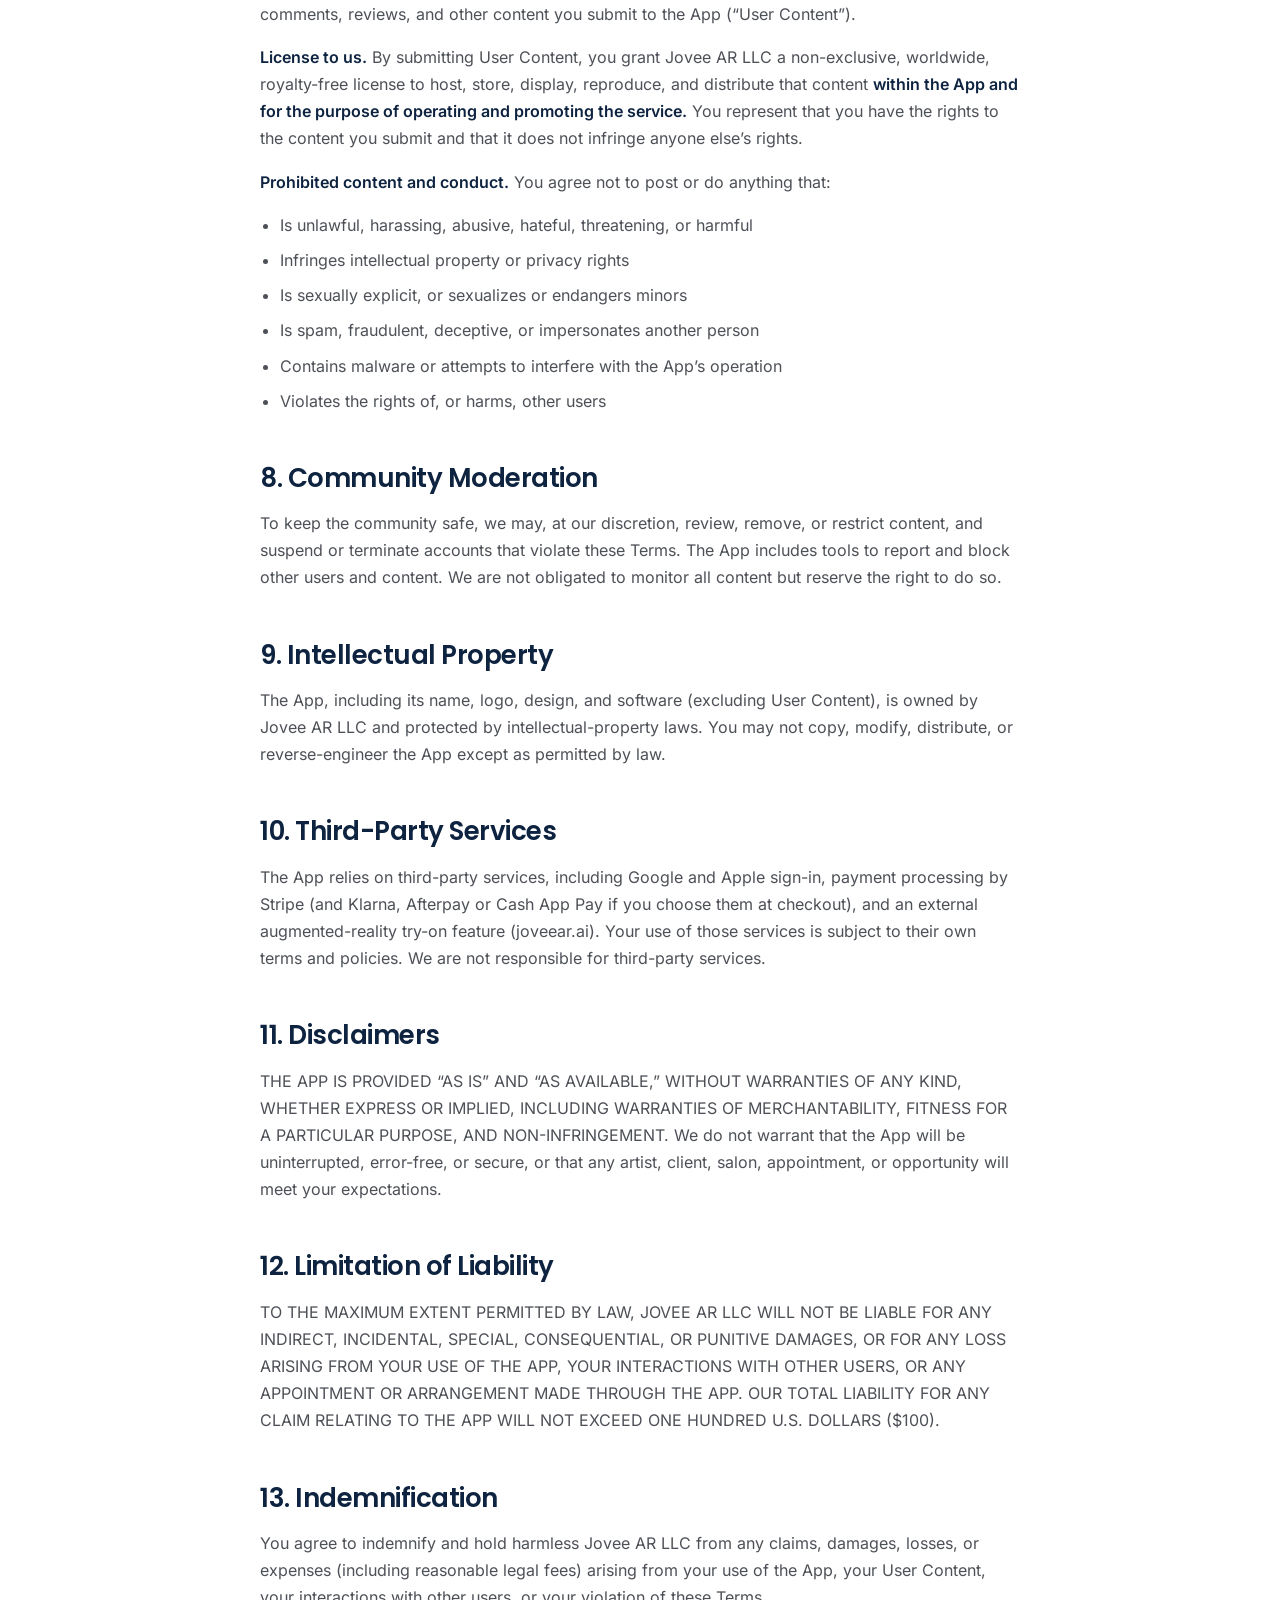
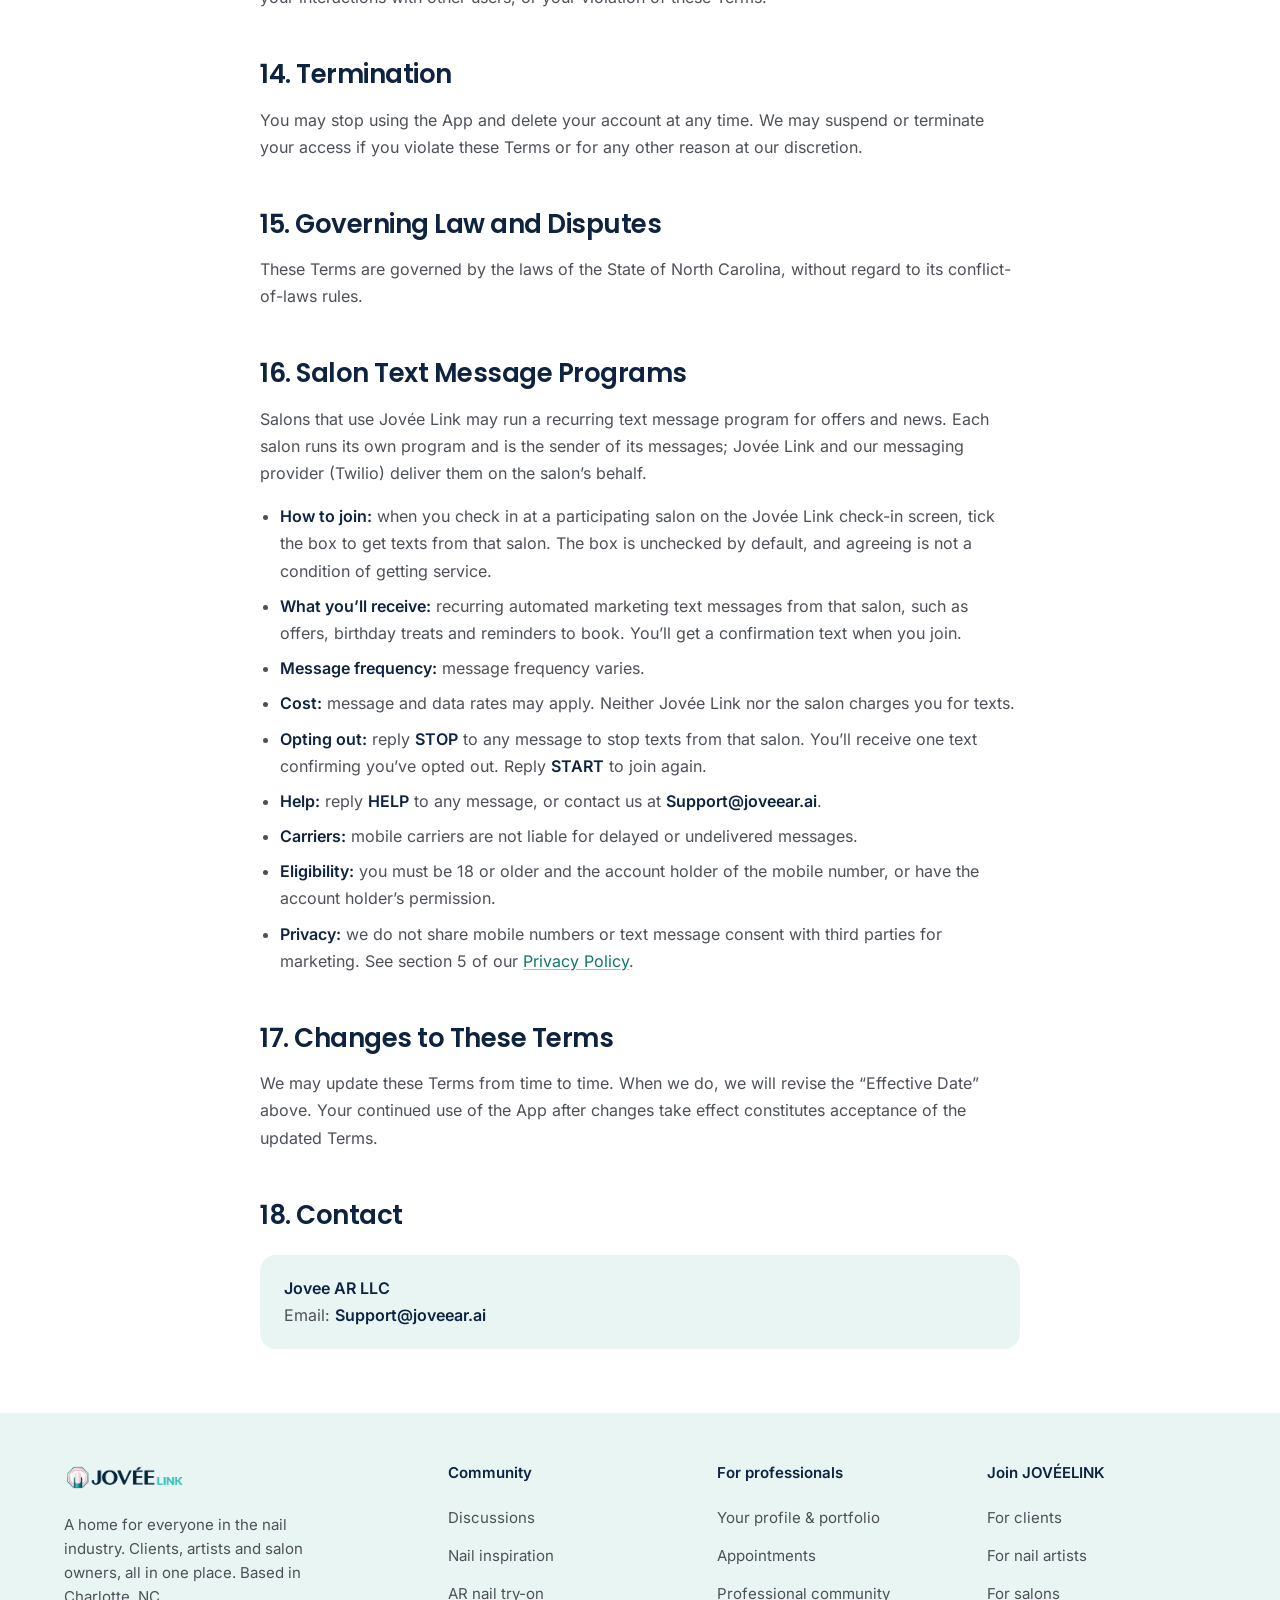
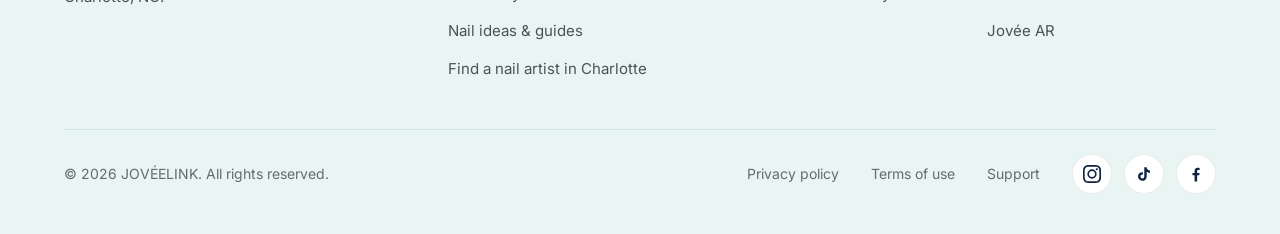
<file: terms.html>
<!DOCTYPE html>
<html lang="en">
<head>
    <meta charset="UTF-8">
    <meta name="viewport" content="width=device-width, initial-scale=1.0, viewport-fit=cover">
    <script async src="https://www.googletagmanager.com/gtag/js?id=G-ERKQ239G6V"></script>
    <script>
      window.dataLayer = window.dataLayer || [];
      function gtag(){dataLayer.push(arguments);}
      gtag('js', new Date());
      if (/(^|\.)joveelink\.com$/.test(location.hostname)) {
        gtag('config', 'G-ERKQ239G6V', { linker: { domains: ['joveelink.com', 'joveear.ai'] } });
        gtag('config', 'AW-18434585912');
      }
    </script>
    <title>Terms of Service | Jovée Link</title>
    <meta name="description" content="The Terms of Service governing your use of the Jovée Link app.">
    <link rel="canonical" href="https://www.joveelink.com/terms">
    <meta property="og:type" content="website">
    <meta property="og:site_name" content="Jovée Link">
    <meta property="og:url" content="https://www.joveelink.com/terms">
    <meta property="og:title" content="Terms of Service | Jovée Link">
    <meta property="og:description" content="The Terms of Service governing your use of the Jovée Link app.">
    <meta name="twitter:card" content="summary">
    <meta name="twitter:title" content="Terms of Service | Jovée Link">
    <meta name="twitter:description" content="The Terms of Service governing your use of the Jovée Link app.">
    <link rel="icon" type="image/png" sizes="32x32" href="/assets/favicon-32.png">
    <link rel="icon" type="image/png" sizes="192x192" href="/assets/favicon-192.png">
    <link rel="apple-touch-icon" sizes="180x180" href="/assets/apple-touch-icon.png">
    <meta name="theme-color" content="#0d7568">
    <link rel="preload" href="/assets/fonts/poppins-latin-500-normal.woff2" as="font" type="font/woff2" crossorigin>
    <link rel="preload" href="/assets/fonts/inter-latin-400-normal.woff2" as="font" type="font/woff2" crossorigin>
    <link rel="stylesheet" href="assets/v2/site.css?v=20261122">
    <style>@media (max-width: 640px) and (prefers-reduced-motion: no-preference) { @view-transition { navigation: auto; } }</style>
</head>
<body>

    <!-- NAV -->
    <header class="nav">
        <div class="container nav-inner">
            <a href="/" class="nav-logo" aria-label="Jovée Link home">
                <img src="assets/logo-dark.png" alt="Jovée Link" width="600" height="158">
            </a>
            <nav class="nav-links" aria-label="Primary">
                <a href="/#community">Community</a>
                <a href="/for-clients">For clients</a>
                <a href="/for-artists">For professionals</a>
                <a href="/for-salons">For salons</a>
                <a href="/try-on" data-tt-track="nav_ar_tryon">AR Try On</a>
            </nav>
            <div class="nav-cta">
                <a href="/#belong" class="btn btn-primary btn-sm" data-tt-track="nav_join">
                    Join the community
                    <svg viewBox="0 0 24 24" fill="none" stroke="currentColor" stroke-width="2" stroke-linecap="round" stroke-linejoin="round"><line x1="5" y1="12" x2="19" y2="12"/><polyline points="12 5 19 12 12 19"/></svg>
                </a>
                <a href="/#belong" class="nav-app" data-store-link data-tt-track="nav_get_app">Get the app</a>
                <button class="hamburger" id="hamburger" aria-label="Open menu" aria-expanded="false">
                    <span></span><span></span><span></span>
                </button>
            </div>
        </div>
    </header>

    <nav class="mobile-menu" id="mobileMenu" aria-label="Mobile">
        <a href="/#community"><span class="mm-ico"><svg viewBox="0 0 24 24" aria-hidden="true"><path d="M7.9 20A9 9 0 1 0 4 16.1L2 22Z"/></svg></span><span class="mm-txt"><strong>Community</strong><small>Discussions, inspiration and your people</small></span><svg class="mm-go" viewBox="0 0 24 24" aria-hidden="true"><path d="m9 18 6-6-6-6"/></svg></a>
        <a href="/for-clients"><span class="mm-ico"><svg viewBox="0 0 24 24" aria-hidden="true"><circle cx="11" cy="11" r="8"/><path d="m21 21-4.3-4.3"/></svg></span><span class="mm-txt"><strong>For clients</strong><small>Find a nail artist and book</small></span><svg class="mm-go" viewBox="0 0 24 24" aria-hidden="true"><path d="m9 18 6-6-6-6"/></svg></a>
        <a href="/for-artists"><span class="mm-ico"><svg viewBox="0 0 24 24" aria-hidden="true"><path d="m9.06 11.9 8.07-8.06a2.85 2.85 0 1 1 4.03 4.03l-8.06 8.08"/><path d="M7.07 14.94c-1.66 0-3 1.35-3 3.02 0 1.33-2.5 1.52-2 2.02 1.08 1.1 2.49 2.02 4 2.02 2.2 0 4-1.8 4-4.04a3.01 3.01 0 0 0-3-3.02z"/></svg></span><span class="mm-txt"><strong>For professionals</strong><small>Your portfolio, clients and bookings</small></span><svg class="mm-go" viewBox="0 0 24 24" aria-hidden="true"><path d="m9 18 6-6-6-6"/></svg></a>
        <a href="/for-salons"><span class="mm-ico"><svg viewBox="0 0 24 24" aria-hidden="true"><path d="m2 7 4.41-4.41A2 2 0 0 1 7.83 2h8.34a2 2 0 0 1 1.42.59L22 7"/><path d="M4 12v8a2 2 0 0 0 2 2h12a2 2 0 0 0 2-2v-8"/><path d="M15 22v-4a2 2 0 0 0-2-2h-2a2 2 0 0 0-2 2v4"/><path d="M2 7h20"/><path d="M22 7v3a2 2 0 0 1-2 2a2.7 2.7 0 0 1-1.59-.63.7.7 0 0 0-.82 0A2.7 2.7 0 0 1 16 12a2.7 2.7 0 0 1-1.59-.63.7.7 0 0 0-.82 0A2.7 2.7 0 0 1 12 12a2.7 2.7 0 0 1-1.59-.63.7.7 0 0 0-.82 0A2.7 2.7 0 0 1 8 12a2.7 2.7 0 0 1-1.59-.63.7.7 0 0 0-.82 0A2.7 2.7 0 0 1 4 12a2 2 0 0 1-2-2V7"/></svg></span><span class="mm-txt"><strong>For salons</strong><small>Run your salon in one free app</small></span><svg class="mm-go" viewBox="0 0 24 24" aria-hidden="true"><path d="m9 18 6-6-6-6"/></svg></a>
        <a href="/try-on" data-tt-track="nav_ar_tryon"><span class="mm-ico"><svg viewBox="0 0 24 24" aria-hidden="true"><path d="M9.937 15.5A2 2 0 0 0 8.5 14.063l-6.135-1.582a.5.5 0 0 1 0-.962L8.5 9.936A2 2 0 0 0 9.937 8.5l1.582-6.135a.5.5 0 0 1 .963 0L14.063 8.5A2 2 0 0 0 15.5 9.937l6.135 1.581a.5.5 0 0 1 0 .964L15.5 14.063a2 2 0 0 0-1.437 1.437l-1.582 6.135a.5.5 0 0 1-.963 0z"/><path d="M20 3v4"/><path d="M22 5h-4"/><path d="M4 17v2"/><path d="M5 18H3"/></svg></span><span class="mm-txt"><strong>AR Try On</strong><small>See a look on your own hands</small></span><svg class="mm-go" viewBox="0 0 24 24" aria-hidden="true"><path d="m9 18 6-6-6-6"/></svg></a>
        <div class="mm-foot">
            <p>Join the community. Free on iPhone and Android.</p>
            <div class="mm-stores">
                <a href="https://apps.apple.com/us/app/jovee-link/id6755535426" target="_blank" rel="noopener noreferrer" class="btn-store" data-tt-track="menu_appstore" aria-label="Download on the App Store">
                    <svg viewBox="0 0 24 24"><path d="M18.71 19.5c-.83 1.24-1.71 2.45-3.05 2.47-1.34.03-1.77-.79-3.29-.79-1.53 0-2 .77-3.27.82-1.31.05-2.3-1.32-3.14-2.53C4.25 17 2.94 12.45 4.7 9.39c.87-1.52 2.43-2.48 4.12-2.51 1.28-.02 2.5.87 3.29.87.78 0 2.26-1.07 3.8-.91.65.03 2.47.26 3.64 1.98-.09.06-2.17 1.28-2.15 3.81.03 3.02 2.65 4.03 2.68 4.04-.03.07-.42 1.44-1.38 2.83M13 3.5c.73-.83 1.94-1.46 2.94-1.5.13 1.17-.34 2.35-1.04 3.19-.69.85-1.83 1.51-2.95 1.42-.15-1.15.41-2.35 1.05-3.11z"/></svg>
                    <span class="btn-store-text"><small>Download on the</small> <strong>App Store</strong></span>
                </a>
                <a href="https://play.google.com/store/apps/details?id=com.joveelink.app" target="_blank" rel="noopener noreferrer" class="btn-store" data-tt-track="menu_playstore" aria-label="Get it on Google Play">
                    <svg viewBox="0 0 24 24"><path d="M3.609 1.814 13.792 12 3.61 22.186a.996.996 0 0 1-.61-.92V2.734a1 1 0 0 1 .609-.92zm10.89 10.893 2.302 2.302-10.937 6.333 8.635-8.635zm3.199-3.199 2.302 2.302a1 1 0 0 1 0 1.38l-2.302 2.302L15.395 12l2.303-2.492zM5.864 2.658l10.937 6.333-2.302 2.302L5.864 2.658z"/></svg>
                    <span class="btn-store-text"><small>Get it on</small> <strong>Google Play</strong></span>
                </a>
            </div>
        </div>
    </nav>

    <section class="prose-page">
        <div class="container">
            <div class="page-head">
                <span class="eyebrow">Legal</span>
                <h1 class="h1">Terms of Service</h1>
                <p class="effective">Effective Date: October 13, 2026</p>
            </div>

            <article class="prose">
                <p>Welcome to Jovée Link. These Terms of Service (&ldquo;Terms&rdquo;) are a legal agreement between you and Jovee AR LLC (&ldquo;Jovée Link,&rdquo; &ldquo;we,&rdquo; &ldquo;us,&rdquo; or &ldquo;our&rdquo;) governing your use of the Jovée Link mobile application (the &ldquo;App&rdquo;). By creating an account or using the App, you agree to these Terms. If you do not agree, do not use the App.</p>

                <h2>1. Eligibility</h2>
                <p>You must be at least <strong>13 years old</strong> to use the App. By using the App, you represent that you meet this requirement and that the information you provide is accurate.</p>

                <h2>2. What Jovée Link Is</h2>
                <p>Jovée Link is a community and scheduling platform for the nail industry. It allows nail clients, nail artists, and salons to:</p>
                <ul>
                    <li>Share work and interact in a community feed</li>
                    <li>Follow one another and discover talent</li>
                    <li>View profiles, portfolios, prices, and availability</li>
                    <li>Communicate through in-app messaging</li>
                    <li>Schedule appointments</li>
                    <li>Pay for appointments in the App, where the salon offers it</li>
                    <li>Post and apply to opportunities through a job board</li>
                    <li>Use an augmented-reality try-on feature</li>
                </ul>
                <p><strong>Jovée Link is a platform that connects users. We are not a nail salon, a nail technician, or a provider of nail services.</strong></p>

                <h2>3. Bookings Are Between Users</h2>
                <p>When you schedule an appointment through the App, that appointment is a direct arrangement <strong>between the client and the artist or salon</strong>. Jovée Link facilitates the scheduling but is <strong>not a party</strong> to the appointment and is not responsible for:</p>
                <ul>
                    <li>The quality, safety, timeliness, or outcome of any nail service</li>
                    <li>Cancellations, no-shows, or rescheduling by either party</li>
                    <li>Pricing, conduct, or any dispute about a service arising between a client and an artist or salon</li>
                </ul>
                <p>You are solely responsible for your own interactions, appointments, and arrangements with other users. Payments made through the App are covered in section 4.</p>

                <h2 id="payments">4. Payments</h2>
                <p><strong>Choosing how to pay.</strong> When you book, you choose to pay at the salon or to pay in the App. Paying in the App is offered only by salons that have set up payouts with Stripe. Appointments booked as a guest on a salon&rsquo;s own website are paid at the salon.</p>
                <p><strong>Nothing is charged when you book.</strong> After your appointment, the artist or salon sends you an itemized bill in the App, or marks the appointment as paid in person. Prices are set by the salon and may not be shown in the App before your appointment; the amount you pay is the total on the bill, including any discount shown on it.</p>
                <p><strong>You approve every payment.</strong> You review the bill and pay it in the App with a saved card or another method offered at checkout, such as Klarna, Afterpay or Cash App Pay where available. You are charged only when you confirm the payment; we never charge a saved card without your approval. If a bill stays unpaid we may remind you, and the salon may ask you to settle it directly. If you pay at the salon, no money moves through the App.</p>
                <p><strong>Payment processing.</strong> In-app payments are processed by Stripe. Your card and payment details are entered into Stripe&rsquo;s secure payment form and are stored by Stripe, not by Jovée Link. If you choose a buy-now-pay-later option, that provider&rsquo;s terms also apply. Jovee AR LLC collects in-app payments for the salon and sends the salon its share after your payment succeeds. Payments are in U.S. dollars, and you receive an email receipt.</p>
                <p><strong>Fees.</strong> Jovée Link does not charge clients a booking or service fee.</p>
                <p><strong>Refunds and disputes.</strong> Questions about a service or its price should go to the salon first. If you believe you were charged incorrectly, contact us at <strong>Support@joveear.ai</strong> and we will work with you and the salon. Refunds of in-app payments are made through Stripe to your original payment method. Card disputes about in-app payments are handled by Jovée Link with Stripe.</p>
                <p><strong>For salons.</strong> To take payments in the App, a salon creates a Stripe account through Jovée Link and gives its business and bank details to Stripe directly. Payment processing services for salons on Jovée Link are provided by Stripe and are subject to the <a href="https://stripe.com/legal/connect-account" target="_blank" rel="noopener noreferrer">Stripe Connected Account Agreement</a>, which includes the Stripe Services Agreement; by setting up payouts, you agree to it as modified by Stripe from time to time. As a condition of Jovée Link enabling payment processing through Stripe, you agree to give us accurate and complete information about your business, and you authorize us to share it and transaction information related to your use of those services with Stripe. After a client&rsquo;s payment succeeds, we transfer the payment amount, less Stripe&rsquo;s processing fee for that payment and any platform fee, to the salon&rsquo;s Stripe account, and Stripe pays it out to the salon&rsquo;s bank on the salon&rsquo;s payout schedule. Jovée Link currently charges no platform fee and will give salons notice before that changes. If an in-app payment is refunded, the refunded amount is deducted from the salon&rsquo;s payout, and we may recover amounts lost to card disputes from the salon&rsquo;s future payouts. A salon without payouts set up takes payment at the salon only.</p>

                <h2>5. The Job Board</h2>
                <p>The job board allows users to post nail-related opportunities and to apply to them. Any arrangement that results from the job board is <strong>directly between the posting party and the applying party</strong>. Jovée Link does not employ users, does not guarantee any opportunity or applicant, does not vet applicants or posters, and is not responsible for the outcome of any arrangement made through the job board.</p>

                <h2>6. Your Account</h2>
                <p>You are responsible for maintaining the confidentiality of your account credentials and for all activity under your account. You agree to provide accurate information, to keep it current, and to maintain one account per person. Notify us at <strong>Support@joveear.ai</strong> if you believe your account has been compromised.</p>

                <h2>7. User Content</h2>
                <p><strong>You own the content you create.</strong> You retain ownership of the posts, images, portfolio work, comments, reviews, and other content you submit to the App (&ldquo;User Content&rdquo;).</p>
                <p><strong>License to us.</strong> By submitting User Content, you grant Jovee AR LLC a non-exclusive, worldwide, royalty-free license to host, store, display, reproduce, and distribute that content <strong>within the App and for the purpose of operating and promoting the service.</strong> You represent that you have the rights to the content you submit and that it does not infringe anyone else&rsquo;s rights.</p>
                <p><strong>Prohibited content and conduct.</strong> You agree not to post or do anything that:</p>
                <ul>
                    <li>Is unlawful, harassing, abusive, hateful, threatening, or harmful</li>
                    <li>Infringes intellectual property or privacy rights</li>
                    <li>Is sexually explicit, or sexualizes or endangers minors</li>
                    <li>Is spam, fraudulent, deceptive, or impersonates another person</li>
                    <li>Contains malware or attempts to interfere with the App&rsquo;s operation</li>
                    <li>Violates the rights of, or harms, other users</li>
                </ul>

                <h2>8. Community Moderation</h2>
                <p>To keep the community safe, we may, at our discretion, review, remove, or restrict content, and suspend or terminate accounts that violate these Terms. The App includes tools to report and block other users and content. We are not obligated to monitor all content but reserve the right to do so.</p>

                <h2>9. Intellectual Property</h2>
                <p>The App, including its name, logo, design, and software (excluding User Content), is owned by Jovee AR LLC and protected by intellectual-property laws. You may not copy, modify, distribute, or reverse-engineer the App except as permitted by law.</p>

                <h2>10. Third-Party Services</h2>
                <p>The App relies on third-party services, including Google and Apple sign-in, payment processing by Stripe (and Klarna, Afterpay or Cash App Pay if you choose them at checkout), and an external augmented-reality try-on feature (joveear.ai). Your use of those services is subject to their own terms and policies. We are not responsible for third-party services.</p>

                <h2>11. Disclaimers</h2>
                <p>THE APP IS PROVIDED &ldquo;AS IS&rdquo; AND &ldquo;AS AVAILABLE,&rdquo; WITHOUT WARRANTIES OF ANY KIND, WHETHER EXPRESS OR IMPLIED, INCLUDING WARRANTIES OF MERCHANTABILITY, FITNESS FOR A PARTICULAR PURPOSE, AND NON-INFRINGEMENT. We do not warrant that the App will be uninterrupted, error-free, or secure, or that any artist, client, salon, appointment, or opportunity will meet your expectations.</p>

                <h2>12. Limitation of Liability</h2>
                <p>TO THE MAXIMUM EXTENT PERMITTED BY LAW, JOVEE AR LLC WILL NOT BE LIABLE FOR ANY INDIRECT, INCIDENTAL, SPECIAL, CONSEQUENTIAL, OR PUNITIVE DAMAGES, OR FOR ANY LOSS ARISING FROM YOUR USE OF THE APP, YOUR INTERACTIONS WITH OTHER USERS, OR ANY APPOINTMENT OR ARRANGEMENT MADE THROUGH THE APP. OUR TOTAL LIABILITY FOR ANY CLAIM RELATING TO THE APP WILL NOT EXCEED ONE HUNDRED U.S. DOLLARS ($100).</p>

                <h2>13. Indemnification</h2>
                <p>You agree to indemnify and hold harmless Jovee AR LLC from any claims, damages, losses, or expenses (including reasonable legal fees) arising from your use of the App, your User Content, your interactions with other users, or your violation of these Terms.</p>

                <h2>14. Termination</h2>
                <p>You may stop using the App and delete your account at any time. We may suspend or terminate your access if you violate these Terms or for any other reason at our discretion.</p>

                <h2>15. Governing Law and Disputes</h2>
                <p>These Terms are governed by the laws of the State of North Carolina, without regard to its conflict-of-laws rules.</p>

                <h2 id="sms">16. Salon Text Message Programs</h2>
                <p>Salons that use Jovée Link may run a recurring text message program for offers and news. Each salon runs its own program and is the sender of its messages; Jovée Link and our messaging provider (Twilio) deliver them on the salon&rsquo;s behalf.</p>
                <ul>
                    <li><strong>How to join:</strong> when you check in at a participating salon on the Jovée Link check-in screen, tick the box to get texts from that salon. The box is unchecked by default, and agreeing is not a condition of getting service.</li>
                    <li><strong>What you&rsquo;ll receive:</strong> recurring automated marketing text messages from that salon, such as offers, birthday treats and reminders to book. You&rsquo;ll get a confirmation text when you join.</li>
                    <li><strong>Message frequency:</strong> message frequency varies.</li>
                    <li><strong>Cost:</strong> message and data rates may apply. Neither Jovée Link nor the salon charges you for texts.</li>
                    <li><strong>Opting out:</strong> reply <strong>STOP</strong> to any message to stop texts from that salon. You&rsquo;ll receive one text confirming you&rsquo;ve opted out. Reply <strong>START</strong> to join again.</li>
                    <li><strong>Help:</strong> reply <strong>HELP</strong> to any message, or contact us at <strong>Support@joveear.ai</strong>.</li>
                    <li><strong>Carriers:</strong> mobile carriers are not liable for delayed or undelivered messages.</li>
                    <li><strong>Eligibility:</strong> you must be 18 or older and the account holder of the mobile number, or have the account holder&rsquo;s permission.</li>
                    <li><strong>Privacy:</strong> we do not share mobile numbers or text message consent with third parties for marketing. See section 5 of our <a href="/privacy#sms">Privacy Policy</a>.</li>
                </ul>

                <h2>17. Changes to These Terms</h2>
                <p>We may update these Terms from time to time. When we do, we will revise the &ldquo;Effective Date&rdquo; above. Your continued use of the App after changes take effect constitutes acceptance of the updated Terms.</p>

                <h2>18. Contact</h2>
                <div class="contact-block">
                    <p><strong>Jovee AR LLC</strong><br>
                    Email: <strong>Support@joveear.ai</strong></p>
                </div>
            </article>
        </div>
    </section>

    <!-- FOOTER -->
    <footer class="footer">
        <div class="container">
            <div class="footer-grid">
                <div class="footer-brand">
                    <img src="assets/logo-dark.png" alt="Jovée Link" width="600" height="158">
                    <p class="footer-tag">A home for everyone in the nail industry. Clients, artists and salon owners, all in one place. Based in Charlotte, NC.</p>
                </div>
                <div class="footer-col">
                    <h3 class="footer-h">Community</h3>
                    <ul>
                        <li><a href="/#community">Discussions</a></li>
                        <li><a href="/#community">Nail inspiration</a></li>
                        <li><a href="/try-on">AR nail try-on</a></li>
                        <li><a href="https://www.joveear.ai/blog" target="_blank" rel="noopener noreferrer">Nail ideas &amp; guides</a></li>
                        <li><a href="/for-clients">Find a nail artist in Charlotte</a></li>
                    </ul>
                </div>
                <div class="footer-col">
                    <h3 class="footer-h">For professionals</h3>
                    <ul>
                        <li><a href="/for-artists">Your profile &amp; portfolio</a></li>
                        <li><a href="/for-artists">Appointments</a></li>
                        <li><a href="/for-artists">Professional community</a></li>
                    </ul>
                </div>
                <div class="footer-col">
                    <h3 class="footer-h">Join JOVÉELINK</h3>
                    <ul>
                        <li><a href="/for-clients">For clients</a></li>
                        <li><a href="/for-artists">For nail artists</a></li>
                        <li><a href="/for-salons">For salons</a></li>
                        <li><a href="https://www.joveear.ai/" target="_blank" rel="noopener noreferrer">Jov&eacute;e AR</a></li>
                    </ul>
                </div>
            </div>
            <div class="footer-bottom">
                <span>&copy; 2026 JOVÉELINK. All rights reserved.</span>
                <div class="footer-bottom-right">
                    <div class="footer-legal">
                        <a href="/privacy">Privacy policy</a>
                        <a href="/terms">Terms of use</a>
                        <a href="/support">Support</a>
                    </div>
                    <div class="footer-social" aria-label="Follow Jovée on social media">
                        <a href="https://www.instagram.com/joveear/" target="_blank" rel="noopener noreferrer" aria-label="Instagram" data-tt-track="footer_instagram">
                            <svg viewBox="0 0 24 24" aria-hidden="true"><path d="M12 2.2c3.2 0 3.6 0 4.8.1 1.2.1 1.8.2 2.2.4.6.2 1 .5 1.4.9.4.4.7.8.9 1.4.2.4.4 1.1.4 2.2.1 1.3.1 1.6.1 4.8s0 3.6-.1 4.8c-.1 1.2-.2 1.8-.4 2.2-.2.6-.5 1-.9 1.4-.4.4-.8.7-1.4.9-.4.2-1.1.4-2.2.4-1.3.1-1.6.1-4.8.1s-3.6 0-4.8-.1c-1.2-.1-1.8-.2-2.2-.4-.6-.2-1-.5-1.4-.9-.4-.4-.7-.8-.9-1.4-.2-.4-.4-1.1-.4-2.2C2.2 15.6 2.2 15.2 2.2 12s0-3.6.1-4.8c.1-1.2.2-1.8.4-2.2.2-.6.5-1 .9-1.4.4-.4.8-.7 1.4-.9.4-.2 1.1-.4 2.2-.4C8.4 2.2 8.8 2.2 12 2.2M12 0C8.7 0 8.3 0 7.1.1 5.8.1 4.9.3 4.1.6c-.8.3-1.5.7-2.1 1.4C1.3 2.6.9 3.3.6 4.1.3 4.9.1 5.8.1 7.1 0 8.3 0 8.7 0 12s0 3.7.1 4.9c.1 1.3.3 2.2.6 3 .3.8.7 1.5 1.4 2.1.6.7 1.3 1.1 2.1 1.4.8.3 1.7.5 3 .6 1.2.1 1.6.1 4.9.1s3.7 0 4.9-.1c1.3-.1 2.2-.3 3-.6.8-.3 1.5-.7 2.1-1.4.7-.6 1.1-1.3 1.4-2.1.3-.8.5-1.7.6-3 .1-1.2.1-1.6.1-4.9s0-3.7-.1-4.9c-.1-1.3-.3-2.2-.6-3-.3-.8-.7-1.5-1.4-2.1-.6-.7-1.3-1.1-2.1-1.4-.8-.3-1.7-.5-3-.6C15.7 0 15.3 0 12 0zm0 5.8a6.2 6.2 0 1 0 0 12.4 6.2 6.2 0 0 0 0-12.4zM12 16a4 4 0 1 1 0-8 4 4 0 0 1 0 8zm6.4-11.8a1.4 1.4 0 1 0 0 2.9 1.4 1.4 0 0 0 0-2.9z"/></svg>
                        </a>
                        <a href="https://www.tiktok.com/@jovee.ar" target="_blank" rel="noopener noreferrer" aria-label="TikTok" data-tt-track="footer_tiktok">
                            <svg viewBox="0 0 24 24" aria-hidden="true"><path d="M16.6 5.8A4.3 4.3 0 0 1 15.5 3h-3.1v12.4a2.6 2.6 0 1 1-2.6-2.7c.3 0 .5 0 .8.1V9.6a5.8 5.8 0 1 0 5 5.8V9.1a7.3 7.3 0 0 0 4.3 1.4V7.4a4.3 4.3 0 0 1-3.3-1.6z"/></svg>
                        </a>
                        <a href="https://www.facebook.com/profile.php?id=61593995901920" target="_blank" rel="noopener noreferrer" aria-label="Facebook" data-tt-track="footer_facebook">
                            <svg viewBox="0 0 24 24" aria-hidden="true"><path d="M13.5 22v-8.2h2.8l.4-3.3h-3.2V8.4c0-.9.3-1.6 1.6-1.6h1.7V3.9c-.3 0-1.3-.1-2.5-.1-2.5 0-4.2 1.5-4.2 4.3v2.4H7.3v3.3h2.8V22h3.4z"/></svg>
                        </a>
                    </div>
                </div>
            </div>
        </div>
    </footer>

    <script src="assets/v2/site.js?v=20261122"></script>
    <script src="assets/v2/nav.js?v=20261122" defer></script>

    <!-- TikTok Pixel -->
    <script>
    !function (w, d, t) {
      w.TiktokAnalyticsObject=t;var ttq=w[t]=w[t]||[];ttq.methods=["page","track","identify","instances","debug","on","off","once","ready","alias","group","enableCookie","disableCookie","holdConsent","revokeConsent","grantConsent"],ttq.setAndDefer=function(t,e){t[e]=function(){t.push([e].concat(Array.prototype.slice.call(arguments,0)))}};for(var i=0;i<ttq.methods.length;i++)ttq.setAndDefer(ttq,ttq.methods[i]);ttq.instance=function(t){for(
    var e=ttq._i[t]||[],n=0;n<ttq.methods.length;n++)ttq.setAndDefer(e,ttq.methods[n]);return e},ttq.load=function(e,n){var r="https://analytics.tiktok.com/i18n/pixel/events.js",o=n&&n.partner;ttq._i=ttq._i||{},ttq._i[e]=[],ttq._i[e]._u=r,ttq._t=ttq._t||{},ttq._t[e]=+new Date,ttq._o=ttq._o||{},ttq._o[e]=n||{};n=document.createElement("script")
    ;n.type="text/javascript",n.async=!0,n.src=r+"?sdkid="+e+"&lib="+t;e=document.getElementsByTagName("script")[0];e.parentNode.insertBefore(n,e)};


      if (/(^|\.)joveelink\.com$/.test(location.hostname)) {
        ttq.load('DA0FUTJC77UDKVSV2FQG');
        ttq.page();
      }
    }(window, document, 'ttq');
    </script>
  <script src="/assets/v2/track.js?v=20261127" defer></script>
</body>
</html>
</file>
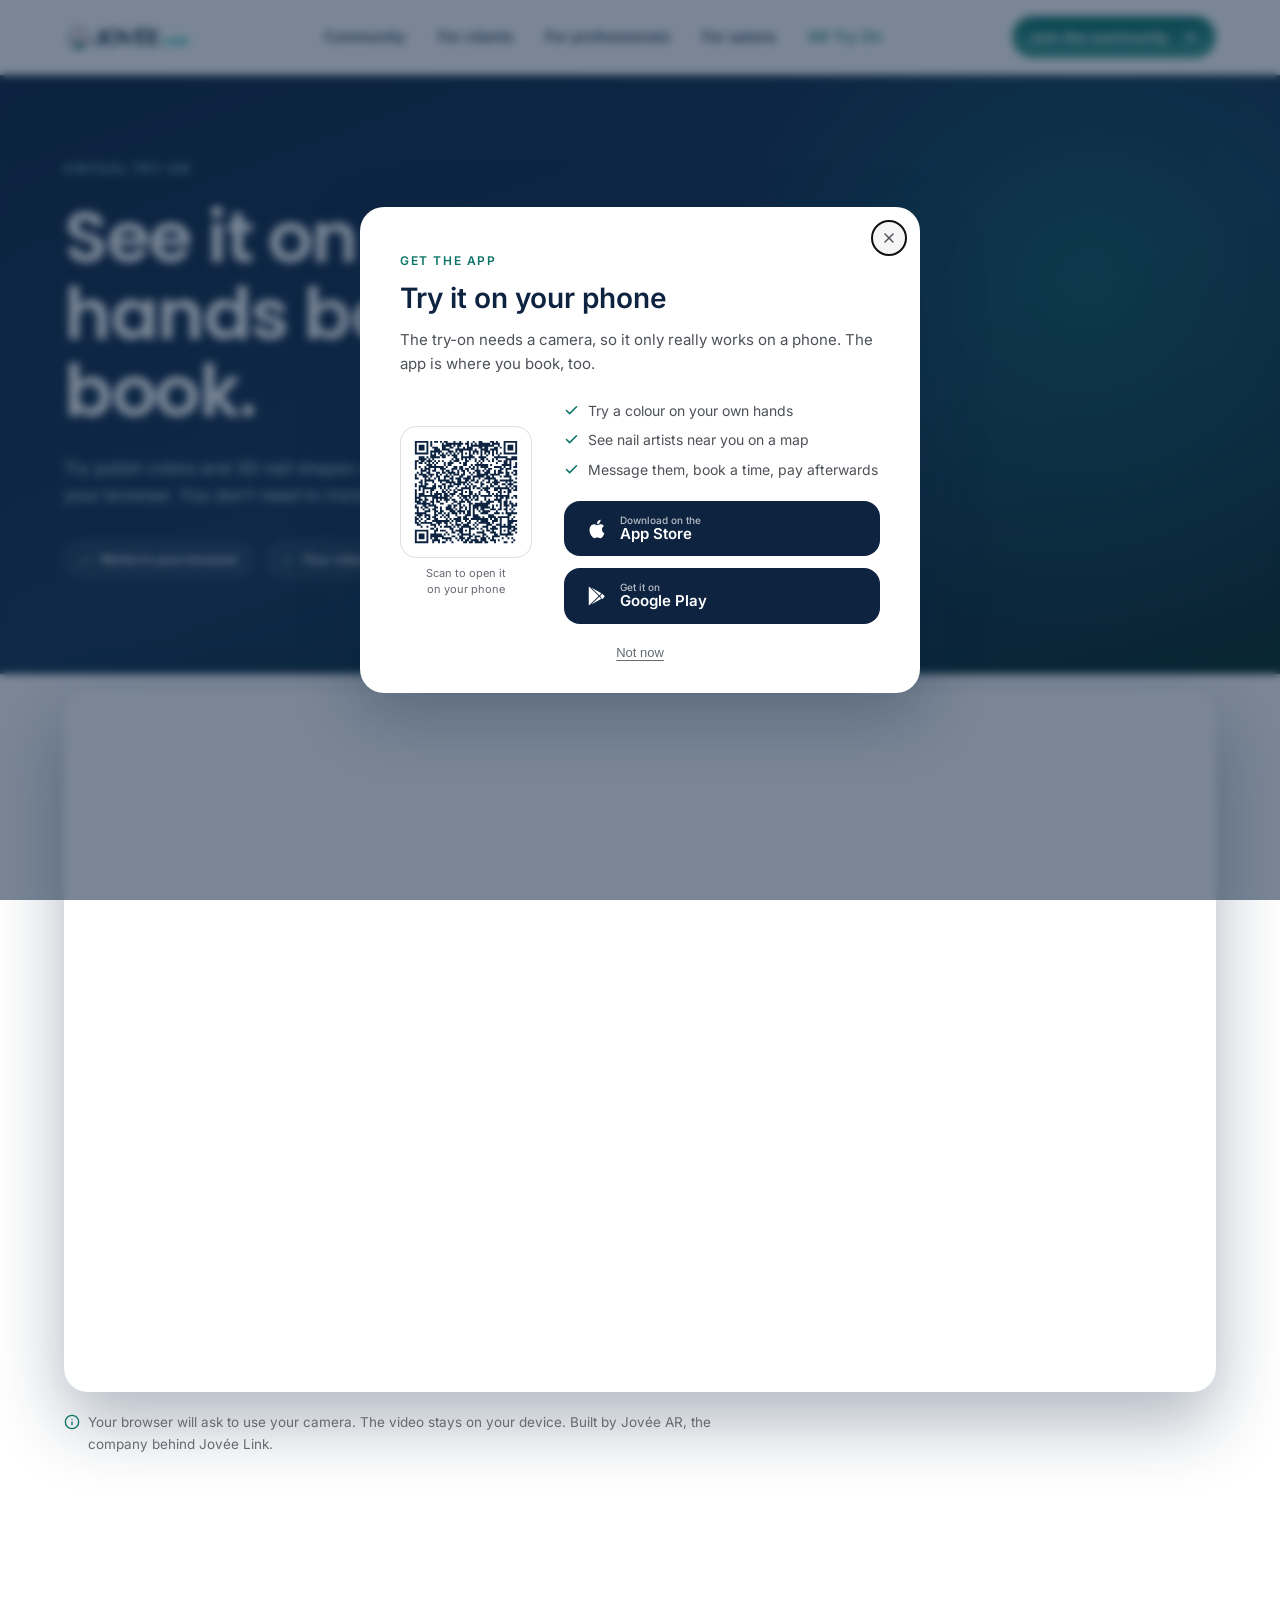
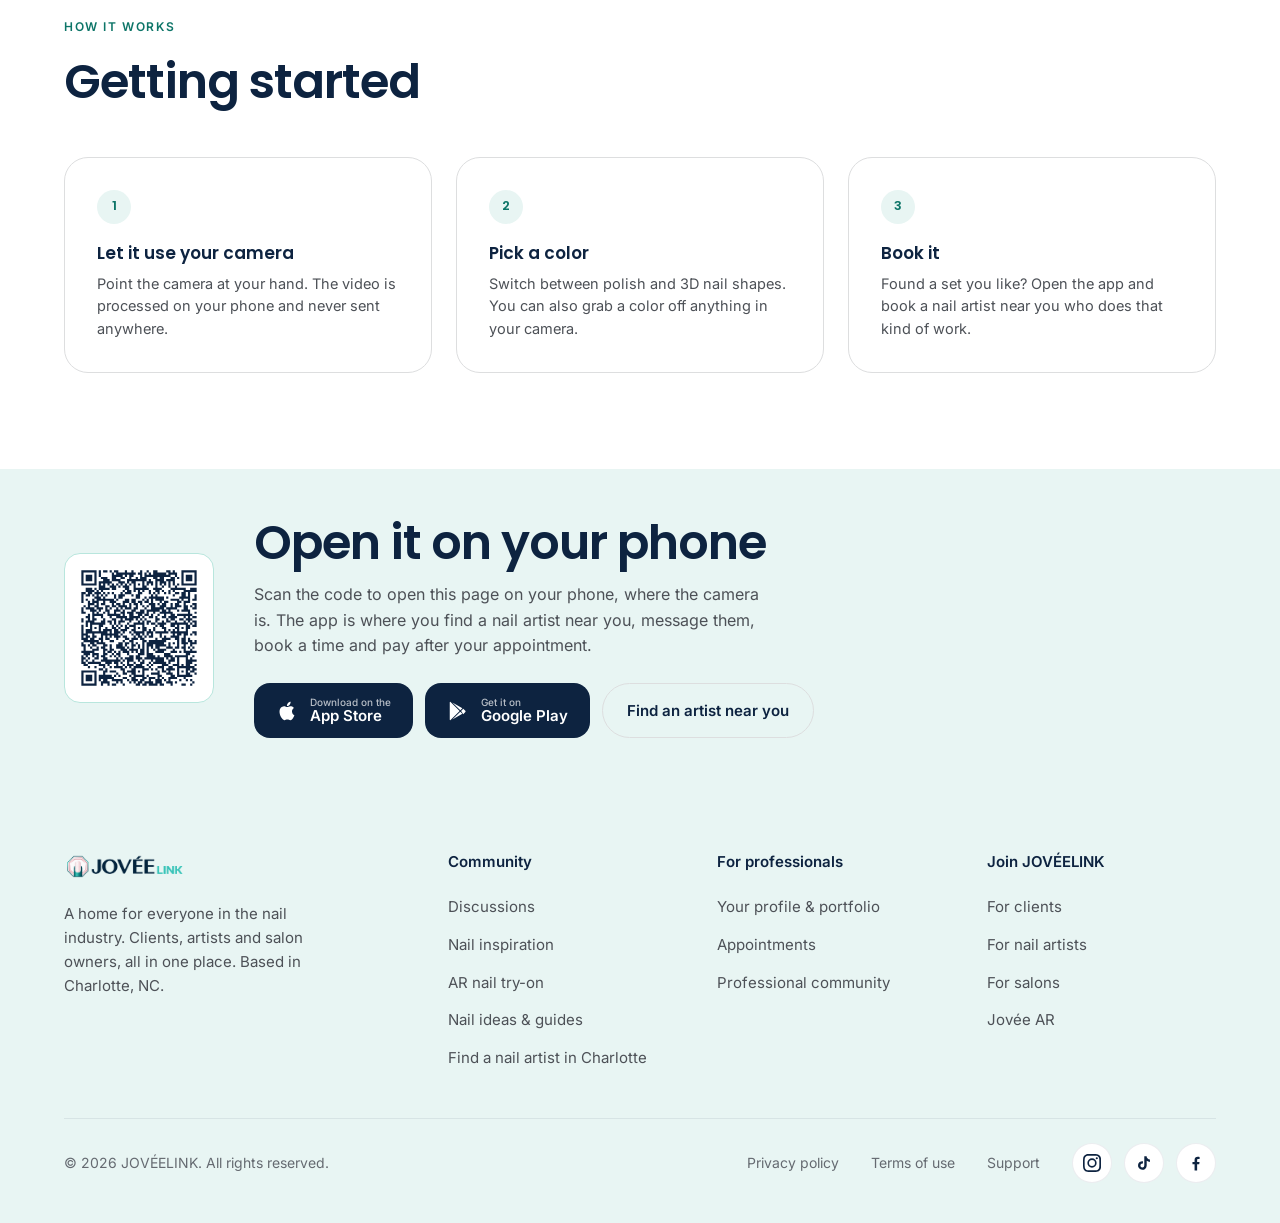
<file: try-on.html>
<!DOCTYPE html>
<html lang="en">
<head>
    <script async src="https://www.googletagmanager.com/gtag/js?id=G-ERKQ239G6V"></script>
    <script>
      window.dataLayer = window.dataLayer || [];
      function gtag(){dataLayer.push(arguments);}
      gtag('js', new Date());
      if (/(^|\.)joveelink\.com$/.test(location.hostname)) {
        gtag('config', 'G-ERKQ239G6V', { linker: { domains: ['joveelink.com', 'joveear.ai'] } });
        gtag('config', 'AW-18434585912');
      }
    </script>
    <meta charset="UTF-8">
    <meta name="viewport" content="width=device-width, initial-scale=1.0, viewport-fit=cover">
    <title>Virtual nail try-on | Jovée Link</title>
    <meta name="description" content="Try nail colors and shapes on your own hands before you book. Works in your browser, no app or account needed.">
    <link rel="canonical" href="https://www.joveelink.com/try-on">
    <link rel="icon" type="image/png" href="assets/logo-icon.png">
    <link rel="preconnect" href="https://www.joveear.ai">
    <link rel="preload" href="/assets/fonts/poppins-latin-500-normal.woff2" as="font" type="font/woff2" crossorigin>
    <link rel="preload" href="/assets/fonts/inter-latin-400-normal.woff2" as="font" type="font/woff2" crossorigin>
    <link rel="stylesheet" href="assets/v2/site.css?v=20261122">
    <style>
        /* Page-specific */
        .tryon-hero {
            background: linear-gradient(160deg, var(--brand-navy) 0%, #11304f 55%, var(--teal-950) 100%);
            color: var(--white);
            padding: var(--sp-20) 0 var(--sp-24);
            position: relative;
            overflow: hidden;
        }
        .tryon-hero::after {
            content: "";
            position: absolute;
            right: -14%;
            top: -28%;
            width: 58%;
            aspect-ratio: 1;
            border-radius: 50%;
            background: radial-gradient(circle, rgba(13,117,104,0.5) 0%, rgba(13,117,104,0) 68%);
            pointer-events: none;
        }
        .tryon-hero .container { position: relative; z-index: 1; }
        .tryon-hero .eyebrow { color: var(--teal-300); }
        .tryon-hero h1 { color: var(--white); max-width: 16ch; }
        .tryon-hero .lede { color: var(--navy-200); max-width: 54ch; }
        .tryon-badges { display: flex; flex-wrap: wrap; gap: var(--sp-3); margin-top: var(--sp-8); }
        .tryon-badge {
            display: inline-flex;
            align-items: center;
            gap: 7px;
            padding: 7px 14px;
            border-radius: 999px;
            border: 1px solid rgba(255,255,255,0.18);
            background: rgba(255,255,255,0.07);
            font-size: 13px;
            font-weight: 500;
            color: var(--white);
        }
        .tryon-badge svg { width: 14px; height: 14px; color: var(--teal-300); }

        /* The stage lifts toward the dark hero rather than sitting under it.
           The negative margin and the padding below are a PAIR and have to be
           read together: the card's top edge lands at
           (hero bottom - 32px + 48px) = 16px under the hero.

           padding-top is set explicitly so the shared `section + section`
           joint rule in site.css cannot apply here. That rule and this
           negative margin solve the same problem — doubled padding where two
           sections meet — and when both applied, they compounded and dragged
           the card 32px up into the dark hero, leaving its white corners
           stranded on the gradient. */
        .tryon-stage-wrap {
            padding-top: var(--sp-12);
            margin-top: calc(var(--sp-8) * -1);
            position: relative;
            z-index: 2;
        }
        .tryon-stage {
            border-radius: var(--r-lg);
            overflow: hidden;
            box-shadow: 0 30px 70px rgba(13,35,64,0.33);
            /* The app renders its own white surface under ?embed=1, so no
               border or fill here — otherwise it reads as a box in a box. */
            background: var(--white);
            height: min(78vh, 840px);
        }
        .tryon-stage iframe { display: block; width: 100%; height: 100%; border: 0; }
        .tryon-note {
            margin-top: var(--sp-5);
            font-size: 13.5px;
            color: var(--gray-500);
            display: flex;
            gap: 8px;
            align-items: flex-start;
            max-width: 72ch;
        }
        .tryon-note svg { flex: none; width: 16px; height: 16px; margin-top: 2px; color: var(--brand-teal); }

        /* Steps */
        .steps-grid { display: grid; grid-template-columns: repeat(3, 1fr); gap: var(--sp-6); margin-top: var(--sp-10); }
        .step-card {
            background: var(--white);
            border: 1px solid var(--gray-100);
            border-radius: var(--r-lg);
            padding: var(--sp-8);
        }
        .step-num {
            display: grid;
            place-items: center;
            width: 34px; height: 34px;
            border-radius: 50%;
            background: var(--brand-mint);
            color: var(--brand-teal);
            font-size: 13px;
            font-weight: 700;
            margin-bottom: var(--sp-4);
        }
        .step-card h3 { font-size: 17px; margin: 0 0 6px; color: var(--brand-navy); }
        .step-card p { font-size: 14.5px; color: var(--gray-700); margin: 0; }

        /* Phone CTA band */
        .phone-band { background: var(--brand-mint); }
        .phone-band-inner { display: flex; gap: var(--sp-10); align-items: center; }
        .phone-band-qr {
            flex: none;
            width: 150px;
            padding: 12px;
            background: var(--white);
            border-radius: var(--r-md);
            border: 1px solid var(--teal-200);
        }
        .phone-band-qr img { display: block; width: 100%; height: auto; }
        .phone-band h2 { margin: 0 0 var(--sp-3); }
        .phone-band p { margin: 0 0 var(--sp-6); color: var(--gray-700); max-width: 52ch; }
        .phone-band .ctas { margin: 0; }
        .phone-band .on-phone { display: none; }

        @media (max-width: 860px) {
            .steps-grid { grid-template-columns: 1fr; }
            .phone-band-inner { flex-direction: column; align-items: flex-start; gap: var(--sp-8); }
        }
        @media (max-width: 720px) {
            .tryon-hero { padding: var(--sp-16) 0 var(--sp-20); }
            /* Same pairing at the mobile padding: -48 + 48 sits the card
               flush with the bottom of the hero. */
            .tryon-stage-wrap { padding-top: var(--sp-12); margin-top: calc(var(--sp-12) * -1); }
            .tryon-stage { height: min(74vh, 660px); border-radius: var(--r-md); }
            .phone-band-qr { display: none; }
            /* the code is hidden here, so the words that point at it are too: a phone gets its own heading */
            .phone-band .on-wide { display: none; }
            .phone-band .on-phone { display: inline; }
        }
    </style>
    <style>@media (max-width: 640px) and (prefers-reduced-motion: no-preference) { @view-transition { navigation: auto; } }</style>
</head>
<body>
    <header class="nav">
        <div class="container nav-inner">
            <a href="/" class="nav-logo" aria-label="Jovée Link home">
                <img src="assets/logo-dark.png" alt="Jovée Link" width="600" height="158">
            </a>
            <nav class="nav-links" aria-label="Primary">
                <a href="/#community">Community</a>
                <a href="/for-clients">For clients</a>
                <a href="/for-artists">For professionals</a>
                <a href="/for-salons">For salons</a>
                <a href="/try-on" aria-current="page" data-tt-track="nav_ar_tryon">AR Try On</a>
            </nav>
            <div class="nav-cta">
                <a href="/#belong" class="btn btn-primary btn-sm" data-tt-track="nav_join">
                    Join the community
                    <svg viewBox="0 0 24 24" fill="none" stroke="currentColor" stroke-width="2" stroke-linecap="round" stroke-linejoin="round"><line x1="5" y1="12" x2="19" y2="12"/><polyline points="12 5 19 12 12 19"/></svg>
                </a>
                <a href="/#belong" class="nav-app" data-store-link data-tt-track="nav_get_app">Get the app</a>
                <button class="hamburger" id="hamburger" aria-label="Open menu" aria-expanded="false">
                    <span></span><span></span><span></span>
                </button>
            </div>
        </div>
    </header>

    <nav class="mobile-menu" id="mobileMenu" aria-label="Mobile">
        <a href="/#community"><span class="mm-ico"><svg viewBox="0 0 24 24" aria-hidden="true"><path d="M7.9 20A9 9 0 1 0 4 16.1L2 22Z"/></svg></span><span class="mm-txt"><strong>Community</strong><small>Discussions, inspiration and your people</small></span><svg class="mm-go" viewBox="0 0 24 24" aria-hidden="true"><path d="m9 18 6-6-6-6"/></svg></a>
        <a href="/for-clients"><span class="mm-ico"><svg viewBox="0 0 24 24" aria-hidden="true"><circle cx="11" cy="11" r="8"/><path d="m21 21-4.3-4.3"/></svg></span><span class="mm-txt"><strong>For clients</strong><small>Find a nail artist and book</small></span><svg class="mm-go" viewBox="0 0 24 24" aria-hidden="true"><path d="m9 18 6-6-6-6"/></svg></a>
        <a href="/for-artists"><span class="mm-ico"><svg viewBox="0 0 24 24" aria-hidden="true"><path d="m9.06 11.9 8.07-8.06a2.85 2.85 0 1 1 4.03 4.03l-8.06 8.08"/><path d="M7.07 14.94c-1.66 0-3 1.35-3 3.02 0 1.33-2.5 1.52-2 2.02 1.08 1.1 2.49 2.02 4 2.02 2.2 0 4-1.8 4-4.04a3.01 3.01 0 0 0-3-3.02z"/></svg></span><span class="mm-txt"><strong>For professionals</strong><small>Your portfolio, clients and bookings</small></span><svg class="mm-go" viewBox="0 0 24 24" aria-hidden="true"><path d="m9 18 6-6-6-6"/></svg></a>
        <a href="/for-salons"><span class="mm-ico"><svg viewBox="0 0 24 24" aria-hidden="true"><path d="m2 7 4.41-4.41A2 2 0 0 1 7.83 2h8.34a2 2 0 0 1 1.42.59L22 7"/><path d="M4 12v8a2 2 0 0 0 2 2h12a2 2 0 0 0 2-2v-8"/><path d="M15 22v-4a2 2 0 0 0-2-2h-2a2 2 0 0 0-2 2v4"/><path d="M2 7h20"/><path d="M22 7v3a2 2 0 0 1-2 2a2.7 2.7 0 0 1-1.59-.63.7.7 0 0 0-.82 0A2.7 2.7 0 0 1 16 12a2.7 2.7 0 0 1-1.59-.63.7.7 0 0 0-.82 0A2.7 2.7 0 0 1 12 12a2.7 2.7 0 0 1-1.59-.63.7.7 0 0 0-.82 0A2.7 2.7 0 0 1 8 12a2.7 2.7 0 0 1-1.59-.63.7.7 0 0 0-.82 0A2.7 2.7 0 0 1 4 12a2 2 0 0 1-2-2V7"/></svg></span><span class="mm-txt"><strong>For salons</strong><small>Run your salon in one free app</small></span><svg class="mm-go" viewBox="0 0 24 24" aria-hidden="true"><path d="m9 18 6-6-6-6"/></svg></a>
        <a href="/try-on" aria-current="page" data-tt-track="nav_ar_tryon"><span class="mm-ico"><svg viewBox="0 0 24 24" aria-hidden="true"><path d="M9.937 15.5A2 2 0 0 0 8.5 14.063l-6.135-1.582a.5.5 0 0 1 0-.962L8.5 9.936A2 2 0 0 0 9.937 8.5l1.582-6.135a.5.5 0 0 1 .963 0L14.063 8.5A2 2 0 0 0 15.5 9.937l6.135 1.581a.5.5 0 0 1 0 .964L15.5 14.063a2 2 0 0 0-1.437 1.437l-1.582 6.135a.5.5 0 0 1-.963 0z"/><path d="M20 3v4"/><path d="M22 5h-4"/><path d="M4 17v2"/><path d="M5 18H3"/></svg></span><span class="mm-txt"><strong>AR Try On</strong><small>See a look on your own hands</small></span><svg class="mm-go" viewBox="0 0 24 24" aria-hidden="true"><path d="m9 18 6-6-6-6"/></svg></a>
        <div class="mm-foot">
            <p>Join the community. Free on iPhone and Android.</p>
            <div class="mm-stores">
                <a href="https://apps.apple.com/us/app/jovee-link/id6755535426" target="_blank" rel="noopener noreferrer" class="btn-store" data-tt-track="menu_appstore" aria-label="Download on the App Store">
                    <svg viewBox="0 0 24 24"><path d="M18.71 19.5c-.83 1.24-1.71 2.45-3.05 2.47-1.34.03-1.77-.79-3.29-.79-1.53 0-2 .77-3.27.82-1.31.05-2.3-1.32-3.14-2.53C4.25 17 2.94 12.45 4.7 9.39c.87-1.52 2.43-2.48 4.12-2.51 1.28-.02 2.5.87 3.29.87.78 0 2.26-1.07 3.8-.91.65.03 2.47.26 3.64 1.98-.09.06-2.17 1.28-2.15 3.81.03 3.02 2.65 4.03 2.68 4.04-.03.07-.42 1.44-1.38 2.83M13 3.5c.73-.83 1.94-1.46 2.94-1.5.13 1.17-.34 2.35-1.04 3.19-.69.85-1.83 1.51-2.95 1.42-.15-1.15.41-2.35 1.05-3.11z"/></svg>
                    <span class="btn-store-text"><small>Download on the</small> <strong>App Store</strong></span>
                </a>
                <a href="https://play.google.com/store/apps/details?id=com.joveelink.app" target="_blank" rel="noopener noreferrer" class="btn-store" data-tt-track="menu_playstore" aria-label="Get it on Google Play">
                    <svg viewBox="0 0 24 24"><path d="M3.609 1.814 13.792 12 3.61 22.186a.996.996 0 0 1-.61-.92V2.734a1 1 0 0 1 .609-.92zm10.89 10.893 2.302 2.302-10.937 6.333 8.635-8.635zm3.199-3.199 2.302 2.302a1 1 0 0 1 0 1.38l-2.302 2.302L15.395 12l2.303-2.492zM5.864 2.658l10.937 6.333-2.302 2.302L5.864 2.658z"/></svg>
                    <span class="btn-store-text"><small>Get it on</small> <strong>Google Play</strong></span>
                </a>
            </div>
        </div>
    </nav>

    <!-- HERO -->
    <section class="tryon-hero">
        <div class="container">
            <span class="eyebrow">Virtual try-on</span>
            <h1 class="h1">See it on your own hands before you book.</h1>
            <p class="lede">Try polish colors and 3D nail shapes on your own hands, right here in your browser. You don’t need to install anything or make an account.</p>
            <div class="tryon-badges">
                <span class="tryon-badge"><svg viewBox="0 0 24 24" fill="none" stroke="currentColor" stroke-width="2.5" stroke-linecap="round" stroke-linejoin="round"><polyline points="20 6 9 17 4 12"/></svg>Works in your browser</span>
                <span class="tryon-badge"><svg viewBox="0 0 24 24" fill="none" stroke="currentColor" stroke-width="2.5" stroke-linecap="round" stroke-linejoin="round"><polyline points="20 6 9 17 4 12"/></svg>Your video stays on your phone</span>
                <span class="tryon-badge"><svg viewBox="0 0 24 24" fill="none" stroke="currentColor" stroke-width="2.5" stroke-linecap="round" stroke-linejoin="round"><polyline points="20 6 9 17 4 12"/></svg>Polish and 3D shapes</span>
            </div>
        </div>
    </section>

    <!-- THE TRY-ON -->
    <section class="tryon-stage-wrap">
        <div class="container">
            <div class="tryon-stage">
                <!-- nail-ar-app.html, not /try-on: the /try-on route renders the full
                     joveear.ai layout, so embedding it nests that site's navbar and
                     footer inside this page. This is the bare AR app. -->
                <iframe
                    src="https://www.joveear.ai/nail-ar-app.html?embed=1"
                    title="Jov&eacute;e AR virtual nail try-on"
                    allow="camera; fullscreen; accelerometer; gyroscope; xr-spatial-tracking"
                    allowfullscreen
                    referrerpolicy="strict-origin-when-cross-origin"></iframe>
            </div>
            <p class="tryon-note">
                <svg viewBox="0 0 24 24" fill="none" stroke="currentColor" stroke-width="2" stroke-linecap="round" stroke-linejoin="round"><circle cx="12" cy="12" r="10"/><line x1="12" y1="16" x2="12" y2="12"/><line x1="12" y1="8" x2="12.01" y2="8"/></svg>
                <span>Your browser will ask to use your camera. The video stays on your device. Built by <a href="https://joveear.ai" target="_blank" rel="noopener noreferrer">Jov&eacute;e AR</a>, the company behind Jov&eacute;e Link.</span>
            </p>
        </div>
    </section>

    <!-- HOW -->
    <section>
        <div class="container">
            <div class="section-head">
                <span class="eyebrow">How it works</span>
                <h2 class="h2">Getting started</h2>
            </div>
            <div class="steps-grid">
                <div class="step-card">
                    <div class="step-num">1</div>
                    <h3>Let it use your camera</h3>
                    <p>Point the camera at your hand. The video is processed on your phone and never sent anywhere.</p>
                </div>
                <div class="step-card">
                    <div class="step-num">2</div>
                    <h3>Pick a color</h3>
                    <p>Switch between polish and 3D nail shapes. You can also grab a color off anything in your camera.</p>
                </div>
                <div class="step-card">
                    <div class="step-num">3</div>
                    <h3>Book it</h3>
                    <p>Found a set you like? Open the app and book a nail artist near you who does that kind of work.</p>
                </div>
            </div>
        </div>
    </section>

    <!-- PHONE / APP BAND -->
    <section class="phone-band">
        <div class="container">
            <div class="phone-band-inner">
                <div class="phone-band-qr">
                    <img src="assets/v2/qr-tryon.svg" alt="QR code linking to this try-on page" width="126" height="126" loading="lazy">
                </div>
                <div>
                    <h2 class="h2"><span class="on-wide">Open it on your phone</span><span class="on-phone">Get the app</span></h2>
                    <p><span class="on-wide">Scan the code to open this page on your phone, where the camera is. </span>The app is where you find a nail artist near you, message them, book a time and pay after your appointment.</p>
                    <div class="ctas">
                        <a href="https://apps.apple.com/us/app/jovee-link/id6755535426" target="_blank" rel="noopener noreferrer" class="btn-store" data-tt-track="tryon_appstore" aria-label="Download on the App Store">
                            <svg viewBox="0 0 24 24" fill="currentColor"><path d="M18.71 19.5c-.83 1.24-1.71 2.45-3.05 2.47-1.34.03-1.77-.79-3.29-.79-1.53 0-2 .77-3.27.82-1.31.05-2.3-1.32-3.14-2.53C4.25 17 2.94 12.45 4.7 9.39c.87-1.52 2.43-2.48 4.12-2.51 1.28-.02 2.5.87 3.29.87.78 0 2.26-1.07 3.8-.91.65.03 2.47.26 3.64 1.98-.09.06-2.17 1.28-2.15 3.81.03 3.02 2.65 4.03 2.68 4.04-.03.07-.42 1.44-1.38 2.83M13 3.5c.73-.83 1.94-1.46 2.94-1.5.13 1.17-.34 2.35-1.04 3.19-.69.85-1.83 1.51-2.95 1.42-.15-1.15.41-2.35 1.05-3.11z"/></svg>
                            <span class="btn-store-text"><small>Download on the</small> <strong>App Store</strong></span>
                        </a>
                        <a href="https://play.google.com/store/apps/details?id=com.joveelink.app" target="_blank" rel="noopener noreferrer" class="btn-store" data-tt-track="tryon_playstore" aria-label="Get it on Google Play">
                            <svg viewBox="0 0 24 24" fill="currentColor"><path d="M3.609 1.814 13.792 12 3.61 22.186a.996.996 0 0 1-.61-.92V2.734a1 1 0 0 1 .609-.92zm10.89 10.893 2.302 2.302-10.937 6.333 8.635-8.635zm3.199-3.199 2.302 2.302a1 1 0 0 1 0 1.38l-2.302 2.302L15.395 12l2.303-2.492zM5.864 2.658l10.937 6.333-2.302 2.302L5.864 2.658z"/></svg>
                            <span class="btn-store-text"><small>Get it on</small> <strong>Google Play</strong></span>
                        </a>
                        <a href="/for-clients" class="btn btn-outline">Find an artist near you</a>
                    </div>
                </div>
            </div>
        </div>
    </section>

    <footer class="footer">
        <div class="container">
            <div class="footer-grid">
                <div class="footer-brand">
                    <img src="assets/logo-dark.png" alt="Jovée Link" width="600" height="158">
                    <p class="footer-tag">A home for everyone in the nail industry. Clients, artists and salon owners, all in one place. Based in Charlotte, NC.</p>
                </div>
                <div class="footer-col">
                    <h3 class="footer-h">Community</h3>
                    <ul>
                        <li><a href="/#community">Discussions</a></li>
                        <li><a href="/#community">Nail inspiration</a></li>
                        <li><a href="/try-on">AR nail try-on</a></li>
                        <li><a href="https://www.joveear.ai/blog" target="_blank" rel="noopener noreferrer">Nail ideas &amp; guides</a></li>
                        <li><a href="/for-clients">Find a nail artist in Charlotte</a></li>
                    </ul>
                </div>
                <div class="footer-col">
                    <h3 class="footer-h">For professionals</h3>
                    <ul>
                        <li><a href="/for-artists">Your profile &amp; portfolio</a></li>
                        <li><a href="/for-artists">Appointments</a></li>
                        <li><a href="/for-artists">Professional community</a></li>
                    </ul>
                </div>
                <div class="footer-col">
                    <h3 class="footer-h">Join JOVÉELINK</h3>
                    <ul>
                        <li><a href="/for-clients">For clients</a></li>
                        <li><a href="/for-artists">For nail artists</a></li>
                        <li><a href="/for-salons">For salons</a></li>
                        <li><a href="https://www.joveear.ai/" target="_blank" rel="noopener noreferrer">Jov&eacute;e AR</a></li>
                    </ul>
                </div>
            </div>
            <div class="footer-bottom">
                <span>&copy; 2026 JOVÉELINK. All rights reserved.</span>
                <div class="footer-bottom-right">
                    <div class="footer-legal">
                        <a href="/privacy">Privacy policy</a>
                        <a href="/terms">Terms of use</a>
                        <a href="/support">Support</a>
                    </div>
                    <div class="footer-social" aria-label="Follow Jovée on social media">
                        <a href="https://www.instagram.com/joveear/" target="_blank" rel="noopener noreferrer" aria-label="Instagram" data-tt-track="footer_instagram">
                            <svg viewBox="0 0 24 24" aria-hidden="true"><path d="M12 2.2c3.2 0 3.6 0 4.8.1 1.2.1 1.8.2 2.2.4.6.2 1 .5 1.4.9.4.4.7.8.9 1.4.2.4.4 1.1.4 2.2.1 1.3.1 1.6.1 4.8s0 3.6-.1 4.8c-.1 1.2-.2 1.8-.4 2.2-.2.6-.5 1-.9 1.4-.4.4-.8.7-1.4.9-.4.2-1.1.4-2.2.4-1.3.1-1.6.1-4.8.1s-3.6 0-4.8-.1c-1.2-.1-1.8-.2-2.2-.4-.6-.2-1-.5-1.4-.9-.4-.4-.7-.8-.9-1.4-.2-.4-.4-1.1-.4-2.2C2.2 15.6 2.2 15.2 2.2 12s0-3.6.1-4.8c.1-1.2.2-1.8.4-2.2.2-.6.5-1 .9-1.4.4-.4.8-.7 1.4-.9.4-.2 1.1-.4 2.2-.4C8.4 2.2 8.8 2.2 12 2.2M12 0C8.7 0 8.3 0 7.1.1 5.8.1 4.9.3 4.1.6c-.8.3-1.5.7-2.1 1.4C1.3 2.6.9 3.3.6 4.1.3 4.9.1 5.8.1 7.1 0 8.3 0 8.7 0 12s0 3.7.1 4.9c.1 1.3.3 2.2.6 3 .3.8.7 1.5 1.4 2.1.6.7 1.3 1.1 2.1 1.4.8.3 1.7.5 3 .6 1.2.1 1.6.1 4.9.1s3.7 0 4.9-.1c1.3-.1 2.2-.3 3-.6.8-.3 1.5-.7 2.1-1.4.7-.6 1.1-1.3 1.4-2.1.3-.8.5-1.7.6-3 .1-1.2.1-1.6.1-4.9s0-3.7-.1-4.9c-.1-1.3-.3-2.2-.6-3-.3-.8-.7-1.5-1.4-2.1-.6-.7-1.3-1.1-2.1-1.4-.8-.3-1.7-.5-3-.6C15.7 0 15.3 0 12 0zm0 5.8a6.2 6.2 0 1 0 0 12.4 6.2 6.2 0 0 0 0-12.4zM12 16a4 4 0 1 1 0-8 4 4 0 0 1 0 8zm6.4-11.8a1.4 1.4 0 1 0 0 2.9 1.4 1.4 0 0 0 0-2.9z"/></svg>
                        </a>
                        <a href="https://www.tiktok.com/@jovee.ar" target="_blank" rel="noopener noreferrer" aria-label="TikTok" data-tt-track="footer_tiktok">
                            <svg viewBox="0 0 24 24" aria-hidden="true"><path d="M16.6 5.8A4.3 4.3 0 0 1 15.5 3h-3.1v12.4a2.6 2.6 0 1 1-2.6-2.7c.3 0 .5 0 .8.1V9.6a5.8 5.8 0 1 0 5 5.8V9.1a7.3 7.3 0 0 0 4.3 1.4V7.4a4.3 4.3 0 0 1-3.3-1.6z"/></svg>
                        </a>
                        <a href="https://www.facebook.com/profile.php?id=61593995901920" target="_blank" rel="noopener noreferrer" aria-label="Facebook" data-tt-track="footer_facebook">
                            <svg viewBox="0 0 24 24" aria-hidden="true"><path d="M13.5 22v-8.2h2.8l.4-3.3h-3.2V8.4c0-.9.3-1.6 1.6-1.6h1.7V3.9c-.3 0-1.3-.1-2.5-.1-2.5 0-4.2 1.5-4.2 4.3v2.4H7.3v3.3h2.8V22h3.4z"/></svg>
                        </a>
                    </div>
                </div>
            </div>
        </div>
    </footer>

    <script src="assets/v2/nav.js?v=20261122" defer></script>
    <script src="assets/v2/app-prompt.js" defer></script>
  <script src="/assets/v2/track.js?v=20261127" defer></script>
</body>
</html>
</file>
<file: assets/v2/site.css>
/* ==========================================
   JOVÉE LINK · v2 shared stylesheet
   Design tokens + nav/footer/typography/buttons
   Pulled from Figma file ijCZ7ld7jJabAgij4J0SFD
   ========================================== */

@font-face { font-family: 'Poppins'; font-style: normal; font-weight: 400; font-display: swap; src: url(/assets/fonts/poppins-latin-400-normal.woff2) format('woff2'); unicode-range: U+0000-00FF, U+0131, U+0152-0153, U+02BB-02BC, U+02C6, U+02DA, U+02DC, U+0304, U+0308, U+0329, U+2000-206F, U+20AC, U+2122, U+2191, U+2193, U+2212, U+2215, U+FEFF, U+FFFD; }
@font-face { font-family: 'Poppins'; font-style: normal; font-weight: 500; font-display: swap; src: url(/assets/fonts/poppins-latin-500-normal.woff2) format('woff2'); unicode-range: U+0000-00FF, U+0131, U+0152-0153, U+02BB-02BC, U+02C6, U+02DA, U+02DC, U+0304, U+0308, U+0329, U+2000-206F, U+20AC, U+2122, U+2191, U+2193, U+2212, U+2215, U+FEFF, U+FFFD; }
@font-face { font-family: 'Poppins'; font-style: normal; font-weight: 600; font-display: swap; src: url(/assets/fonts/poppins-latin-600-normal.woff2) format('woff2'); unicode-range: U+0000-00FF, U+0131, U+0152-0153, U+02BB-02BC, U+02C6, U+02DA, U+02DC, U+0304, U+0308, U+0329, U+2000-206F, U+20AC, U+2122, U+2191, U+2193, U+2212, U+2215, U+FEFF, U+FFFD; }
@font-face { font-family: 'Inter'; font-style: normal; font-weight: 400; font-display: swap; src: url(/assets/fonts/inter-latin-400-normal.woff2) format('woff2'); unicode-range: U+0000-00FF, U+0131, U+0152-0153, U+02BB-02BC, U+02C6, U+02DA, U+02DC, U+0304, U+0308, U+0329, U+2000-206F, U+20AC, U+2122, U+2191, U+2193, U+2212, U+2215, U+FEFF, U+FFFD; }
@font-face { font-family: 'Inter'; font-style: normal; font-weight: 500; font-display: swap; src: url(/assets/fonts/inter-latin-500-normal.woff2) format('woff2'); unicode-range: U+0000-00FF, U+0131, U+0152-0153, U+02BB-02BC, U+02C6, U+02DA, U+02DC, U+0304, U+0308, U+0329, U+2000-206F, U+20AC, U+2122, U+2191, U+2193, U+2212, U+2215, U+FEFF, U+FFFD; }
@font-face { font-family: 'Inter'; font-style: normal; font-weight: 600; font-display: swap; src: url(/assets/fonts/inter-latin-600-normal.woff2) format('woff2'); unicode-range: U+0000-00FF, U+0131, U+0152-0153, U+02BB-02BC, U+02C6, U+02DA, U+02DC, U+0304, U+0308, U+0329, U+2000-206F, U+20AC, U+2122, U+2191, U+2193, U+2212, U+2215, U+FEFF, U+FFFD; }

:root {
    /* Brand */
    --brand-navy: #0d2340;
    --brand-teal: #0d7568;
    --brand-mint: #e8f5f3;

    /* Teal scale */
    --teal-50: #f0faf8;
    --teal-100: #dcf3ef;
    --teal-200: #b8e6dd;
    --teal-300: #86d3c6;
    --teal-950: #062a25;

    /* Dark blue scale */
    --navy-200: #c9d8e2;
    --navy-800: #1f3a4f;
    --navy-900: #0d2340;

    /* Neutral */
    --white: #ffffff;
    --gray-50: #f5f5f5;
    --gray-100: #dddedf;
    --gray-400: #6b7078;
    --gray-500: #656a71;
    --gray-700: #4d5157;
    --gray-800: #383b40;
    --gray-900: #212326;
    --black: #101828;

    /* Accent */
    --orange: #ffa300;

    /* Semantic */
    --text-strong: var(--navy-900);
    --text-body: var(--gray-700);
    --text-muted: var(--gray-500);
    --text-eyebrow: var(--brand-teal);

    /* Spacing */
    --sp-1: 4px; --sp-2: 8px; --sp-3: 12px; --sp-4: 16px;
    --sp-5: 20px; --sp-6: 24px; --sp-8: 32px; --sp-10: 40px;
    --sp-12: 48px; --sp-16: 64px; --sp-20: 80px; --sp-24: 96px;

    /* Radius */
    --r-sm: 8px; --r-md: 16px; --r-lg: 24px; --r-xl: 32px; --r-pill: 999px;

    /* Shadow */
    --shadow-xs: 0 1px 2px rgba(13, 13, 18, 0.06);
    --shadow-sm: 0 2px 8px rgba(13, 35, 64, 0.06);
    --shadow-md: 0 8px 24px rgba(13, 35, 64, 0.08);
    --shadow-lg: 0 16px 40px rgba(13, 35, 64, 0.10);
    --shadow-btn: 0 1px 2px rgba(13, 13, 18, 0.06), inset 0 -14px 24px rgba(134, 211, 198, 0.5);

    /* Easing */
    --ease: cubic-bezier(0.16, 1, 0.3, 1);

    /* Fonts */
    --font-head: 'Poppins', -apple-system, BlinkMacSystemFont, 'Segoe UI', sans-serif;
    --font-body: 'Inter', -apple-system, BlinkMacSystemFont, 'Segoe UI', sans-serif;

    /* Layout */
    --container: 1200px;
    --gutter: 24px;
}

* { box-sizing: border-box; }
html { scroll-behavior: smooth; }
body {
    margin: 0;
    font-family: var(--font-body);
    font-size: 16px;
    line-height: 1.6;
    color: var(--text-body);
    background: var(--white);
    -webkit-font-smoothing: antialiased;
    -moz-osx-font-smoothing: grayscale;
}
img { max-width: 100%; height: auto; display: block; }
a { color: inherit; text-decoration: none; }

.container {
    max-width: var(--container);
    margin: 0 auto;
    padding: 0 var(--gutter);
}

/* ==========================================
   TYPOGRAPHY
   ========================================== */
.eyebrow {
    display: inline-block;
    font-family: var(--font-body);
    font-size: 12px;
    font-weight: 600;
    letter-spacing: 1.6px;
    text-transform: uppercase;
    color: var(--text-eyebrow);
    margin: 0 0 var(--sp-5);
}

.h1 {
    font-family: var(--font-head);
    font-weight: 600;
    font-size: clamp(40px, 5.6vw, 72px);
    line-height: 1.08;
    letter-spacing: -1.5px;
    color: var(--text-strong);
    margin: 0 0 var(--sp-6);
}

.h2 {
    font-family: var(--font-head);
    font-weight: 600;
    font-size: clamp(30px, 3.8vw, 48px);
    line-height: 1.1;
    letter-spacing: -1px;
    color: var(--text-strong);
    margin: 0 0 var(--sp-5);
}

.h3 {
    font-family: var(--font-head);
    font-weight: 600;
    font-size: 22px;
    line-height: 1.3;
    color: var(--text-strong);
    margin: 0 0 var(--sp-3);
}

.lede {
    font-size: 17px;
    line-height: 1.6;
    color: var(--text-body);
    margin: 0 0 var(--sp-8);
    max-width: 60ch;
}
.lede--tight { margin-bottom: var(--sp-6); max-width: 56ch; }

strong { font-weight: 600; color: var(--text-strong); }

/* ==========================================
   BUTTONS
   ========================================== */
.btn {
    display: inline-flex;
    align-items: center;
    gap: var(--sp-3);
    padding: 14px 24px;
    border-radius: var(--r-pill);
    font-family: var(--font-body);
    font-weight: 600;
    font-size: 15px;
    text-decoration: none;
    cursor: pointer;
    border: none;
    transition: transform 0.3s var(--ease), box-shadow 0.3s var(--ease), background 0.3s var(--ease);
    white-space: nowrap;
}
.btn-primary {
    background: var(--brand-teal);
    color: var(--white);
    box-shadow: var(--shadow-btn);
}
.btn-primary:hover { transform: translateY(-1px); background: #0a5f54; }
.btn-primary svg { width: 18px; height: 18px; stroke: currentColor; }
.btn-outline {
    background: transparent;
    color: var(--text-strong);
    border: 1.5px solid var(--gray-100);
}
.btn-outline:hover { border-color: var(--text-strong); background: var(--white); }
.btn-sm { padding: 10px 18px; font-size: 14px; }

/* App-store buttons (dark pill, kept dark-on-light) */
.btn-store {
    display: inline-flex;
    align-items: center;
    gap: 12px;
    background: var(--navy-900);
    color: var(--white);
    padding: 14px 22px;
    border-radius: var(--r-md);
    transition: transform 0.3s var(--ease), box-shadow 0.3s var(--ease);
}
.btn-store:hover { transform: translateY(-1px); box-shadow: var(--shadow-md); }
.btn-store svg { width: 22px; height: 22px; flex-shrink: 0; fill: currentColor; }
.btn-store-text { display: flex; flex-direction: column; line-height: 1.1; text-align: left; }
.btn-store-text small { font-size: 10px; font-weight: 500; opacity: 0.7; }
.btn-store-text strong { font-size: 15px; font-weight: 700; color: var(--white); }

/* ==========================================
   CHIPS
   ========================================== */
.chip {
    display: inline-flex;
    align-items: center;
    padding: 8px 16px;
    border-radius: var(--r-pill);
    border: 1.5px solid var(--teal-200);
    background: var(--white);
    font-size: 13px;
    font-weight: 500;
    color: var(--text-strong);
}
.chip-mint {
    background: var(--teal-100);
    border-color: var(--teal-200);
    color: var(--brand-teal);
}

/* ==========================================
   NAV
   ========================================== */
.nav {
    position: sticky;
    top: 0;
    z-index: 100;
    background: rgba(255, 255, 255, 0.85);
    backdrop-filter: blur(16px) saturate(1.6);
    -webkit-backdrop-filter: blur(16px) saturate(1.6);
    border-bottom: 1px solid rgba(13, 35, 64, 0.04);
}
.nav-inner {
    display: flex;
    align-items: center;
    justify-content: space-between;
    gap: var(--sp-6);
    padding: 16px var(--gutter); /* side gutter: .nav-inner is also .container, and a bare 16px 0 wiped it */
}
.nav-logo { display: flex; align-items: center; }
.nav-logo img { height: 34px; width: auto; }
.nav-links {
    display: flex;
    align-items: center;
    gap: var(--sp-8);
    list-style: none;
    margin: 0;
    padding: 0;
}
.nav-links a {
    font-size: 15px;
    font-weight: 500;
    color: var(--text-strong);
    transition: color 0.3s var(--ease);
}
.nav-links a:hover,
.nav-links a[aria-current="page"] { color: var(--brand-teal); }
.nav-cta { display: flex; align-items: center; gap: var(--sp-3); }

.hamburger {
    display: none;
    background: none;
    border: none;
    padding: 8px;
    cursor: pointer;
}
.hamburger span {
    display: block;
    width: 24px;
    height: 2px;
    background: var(--text-strong);
    margin: 5px 0;
    transition: all 0.3s var(--ease);
}

.mobile-menu {
    display: none;
    position: fixed;
    inset: 64px 0 0;
    background: var(--white);
    z-index: 99;
    padding: var(--sp-8) var(--gutter);
    flex-direction: column;
    gap: var(--sp-6);
}
.mobile-menu.open { display: flex; }
.mobile-menu a {
    font-size: 20px;
    font-weight: 500;
    color: var(--text-strong);
    padding: var(--sp-3) 0;
    border-bottom: 1px solid var(--gray-100);
}
.mobile-menu .btn-primary { margin-top: var(--sp-4); align-self: flex-start; }
.hamburger[aria-expanded="true"] span:nth-child(1) { transform: translateY(7px) rotate(45deg); }
.hamburger[aria-expanded="true"] span:nth-child(2) { opacity: 0; }
.hamburger[aria-expanded="true"] span:nth-child(3) { transform: translateY(-7px) rotate(-45deg); }
.mobile-menu { overflow-y: auto; -webkit-overflow-scrolling: touch; }
.mobile-menu a.btn-primary { color: var(--white); border-bottom: 0; justify-content: center; align-self: stretch; font-size: 16px; }
.mobile-menu .mobile-menu-ext { display: inline-flex; align-items: center; gap: 6px; }
.mobile-menu .mobile-menu-ext svg { width: 16px; height: 16px; opacity: .7; }

/* ==========================================
   SECTIONS
   ========================================== */
section { padding: var(--sp-24) 0; }

/* Adjacent blocks were each paying full freight: 96px bottom against 96px
   top is 192px between any two sections, a quarter of a 768px viewport. The
   first and last block on a page keep their full 96px, so the page still
   opens and closes with air; only the joint between two blocks halves.

   The footer is --brand-mint and so are several of the sections that run
   into it, so that joint has no visual boundary at all and the padding reads
   as pure emptiness. It gets trimmed from both sides. :has() is progressive
   — without it the joint is 112px instead of 144px, which is still an
   improvement on 160px. */
section + section,
section + .footer { padding-top: var(--sp-12); }
section:has(+ .footer) { padding-bottom: var(--sp-16); }

.section-mint { background: var(--brand-mint); }

/* Hero shared pattern (used by audience pages) */
.page-hero {
    padding: var(--sp-20) 0 var(--sp-24);
    background: linear-gradient(180deg, var(--brand-mint) 0%, #f3faf8 100%);
}
.page-hero.hero-blush {
    background: linear-gradient(180deg, #fef2f0 0%, #faf6f4 100%);
}
.page-hero.hero-navy {
    background: linear-gradient(180deg, #e9eef6 0%, #f5f6fa 100%);
}
.page-hero .h1 { margin-bottom: var(--sp-6); }
.ctas { display: flex; gap: var(--sp-3); flex-wrap: wrap; }

/* ==========================================
   CHECKLIST
   ========================================== */
.checklist { list-style: none; padding: 0; margin: 0 0 var(--sp-8); display: flex; flex-direction: column; gap: var(--sp-6); }
.checklist li { display: flex; gap: var(--sp-4); align-items: flex-start; }
.checklist .check {
    flex-shrink: 0;
    width: 22px;
    height: 22px;
    margin-top: 2px;
    color: var(--brand-teal);
}
.checklist .check svg { width: 100%; height: 100%; }
.checklist h3 {
    font-family: var(--font-body);
    font-size: 16px;
    font-weight: 600;
    color: var(--text-strong);
    margin: 0 0 4px;
    line-height: 1.4;
}
.checklist p {
    font-size: 15px;
    color: var(--text-body);
    margin: 0;
    line-height: 1.55;
}

/* ==========================================
   TWO-COL / FEATURE GRID / CARDS
   ========================================== */
.two-col {
    display: grid;
    grid-template-columns: 1fr 1fr;
    gap: var(--sp-16);
    align-items: center;
}

.section-head { margin-bottom: var(--sp-12); max-width: 820px; }

.feature-grid {
    display: grid;
    grid-template-columns: repeat(3, 1fr);
    gap: var(--sp-5);
}
.feature-tile {
    background: var(--white);
    border: 1px solid var(--gray-100);
    border-radius: var(--r-lg);
    padding: var(--sp-8) var(--sp-6);
    transition: transform 0.3s var(--ease), box-shadow 0.3s var(--ease), border-color 0.3s var(--ease);
}
.feature-tile:hover {
    transform: translateY(-3px);
    box-shadow: var(--shadow-md);
    border-color: var(--teal-200);
}
.feature-icon {
    width: 48px;
    height: 48px;
    border-radius: 50%;
    background: var(--brand-mint);
    color: var(--brand-teal);
    display: flex;
    align-items: center;
    justify-content: center;
    margin-bottom: var(--sp-5);
}
.feature-icon svg { width: 22px; height: 22px; }
.feature-tile h3 {
    font-family: var(--font-head);
    font-size: 19px;
    font-weight: 600;
    color: var(--text-strong);
    margin: 0 0 var(--sp-3);
    line-height: 1.3;
}
.feature-tile p {
    font-size: 15px;
    color: var(--text-body);
    margin: 0;
    line-height: 1.6;
}

/* 3-step blocks */
.steps-grid {
    display: grid;
    grid-template-columns: repeat(3, 1fr);
    gap: var(--sp-10);
}
.step-num {
    display: inline-flex;
    align-items: center;
    justify-content: center;
    width: 48px;
    height: 48px;
    border-radius: 50%;
    background: linear-gradient(135deg, #a9ddd2 0%, #86d3c6 100%);
    color: var(--navy-900);
    font-family: var(--font-head);
    font-weight: 600;
    font-size: 14px;
    margin-bottom: var(--sp-5);
}
.step-card h3 {
    font-family: var(--font-head);
    font-size: 22px;
    font-weight: 600;
    color: var(--text-strong);
    margin: 0 0 var(--sp-3);
}
.step-card p {
    font-size: 15px;
    color: var(--text-body);
    line-height: 1.55;
    margin: 0;
}

/* Dark CTA band */
.cta-band {
    background: linear-gradient(160deg, var(--brand-navy) 0%, var(--navy-900) 60%, var(--teal-950) 100%);
    color: var(--white);
    text-align: center;
    padding: var(--sp-24) 0;
}
.cta-band .h2 { color: var(--white); margin-bottom: var(--sp-4); max-width: 22ch; margin-left: auto; margin-right: auto; }
.cta-band .lede { color: rgba(255, 255, 255, 0.75); max-width: 54ch; margin: 0 auto var(--sp-10); }
.cta-band .ctas { justify-content: center; }
.cta-band .btn-store { background: var(--white); color: var(--navy-900); }
.cta-band .btn-store-text strong { color: var(--navy-900); }

/* ==========================================
   FOOTER (shared across all pages)
   ========================================== */
.footer {
    background: var(--brand-mint);
    padding: var(--sp-16) 0 var(--sp-10);
}
.footer-grid {
    display: grid;
    grid-template-columns: 1.5fr 1fr 1fr 1fr;
    gap: var(--sp-10);
    margin-bottom: var(--sp-12);
}
.footer-brand img { height: 32px; width: auto; margin-bottom: var(--sp-5); }
.footer-tag {
    font-size: 15px;
    color: var(--text-body);
    line-height: 1.6;
    margin: 0;
    max-width: 30ch;
}
.footer-col h3 {
    font-family: var(--font-body);
    font-size: 15px;
    font-weight: 600;
    color: var(--text-strong);
    margin: 0 0 var(--sp-5);
}
.footer-col ul { list-style: none; padding: 0; margin: 0; display: flex; flex-direction: column; gap: var(--sp-3); }
.footer-col a {
    font-size: 15px;
    color: var(--text-body);
    transition: color 0.3s var(--ease);
}
.footer-col a:hover { color: var(--brand-teal); }
.footer-bottom {
    display: flex;
    justify-content: space-between;
    align-items: center;
    padding-top: var(--sp-6);
    border-top: 1px solid rgba(13, 35, 64, 0.08);
    font-size: 14px;
    color: var(--text-muted);
    flex-wrap: wrap;
    gap: var(--sp-4);
}
.footer-legal { display: flex; gap: var(--sp-8); }
.footer-legal a:hover { color: var(--brand-teal); }

/* ==========================================
   FAQ ACCORDION
   ========================================== */
.faq-list { display: flex; flex-direction: column; gap: var(--sp-3); }
.faq-item {
    background: var(--white);
    border: 1px solid var(--gray-100);
    border-radius: var(--r-lg);
    padding: var(--sp-6) var(--sp-8);
    transition: border-color 0.3s var(--ease);
}
.faq-item[open] { border-color: var(--teal-200); }
.faq-item summary {
    list-style: none;
    cursor: pointer;
    display: flex;
    justify-content: space-between;
    align-items: center;
    gap: var(--sp-4);
    font-family: var(--font-body);
    font-weight: 600;
    font-size: 17px;
    color: var(--text-strong);
    line-height: 1.4;
}
.faq-item summary::-webkit-details-marker { display: none; }
.faq-chev {
    flex-shrink: 0;
    width: 20px;
    height: 20px;
    transition: transform 0.3s var(--ease);
    color: var(--text-strong);
    transform: rotate(180deg); /* the drawn arrow points up: turned, it points down on a closed question */
}
.faq-item[open] .faq-chev { transform: none; }
.faq-item p {
    margin: var(--sp-4) 0 0;
    font-size: 15px;
    color: var(--text-body);
    line-height: 1.65;
}
.faq-item a {
    color: var(--brand-teal);
    text-decoration: underline;
    text-decoration-color: rgba(13, 117, 104, 0.4);
    text-underline-offset: 2px;
}
.faq-group { margin-bottom: var(--sp-10); }
.faq-group h3 {
    font-family: var(--font-head);
    font-size: 22px;
    font-weight: 600;
    color: var(--text-strong);
    margin: 0 0 var(--sp-5);
    letter-spacing: -0.3px;
}

/* ==========================================
   PROSE (for /privacy, /terms)
   ========================================== */
.prose-page { padding: var(--sp-20) 0 var(--sp-24); }
.prose {
    max-width: 760px;
    margin: 0 auto;
    font-size: 16px;
    line-height: 1.7;
    color: var(--text-body);
}
.prose h2 {
    font-family: var(--font-head);
    font-weight: 600;
    font-size: 26px;
    line-height: 1.2;
    color: var(--text-strong);
    margin: var(--sp-12) 0 var(--sp-4);
    letter-spacing: -0.5px;
}
.prose p { margin: 0 0 var(--sp-4); }
.prose ul { margin: 0 0 var(--sp-5); padding-left: 20px; }
.prose li { margin-bottom: var(--sp-2); }
.prose a {
    color: var(--brand-teal);
    text-decoration: underline;
    text-decoration-color: rgba(13, 117, 104, 0.4);
    text-underline-offset: 2px;
}
.prose a:hover { color: var(--navy-800); }
.prose .contact-block {
    background: var(--brand-mint);
    border-radius: var(--r-md);
    padding: var(--sp-5) var(--sp-6);
    margin-top: var(--sp-6);
}
.prose .contact-block p { margin: 0; }

.page-head {
    text-align: left;
    max-width: 760px;
    margin: 0 auto var(--sp-10);
}
.page-head .effective {
    font-size: 15px;
    color: var(--text-muted);
    margin: var(--sp-3) 0 0;
}

/* ==========================================
   ANIMATIONS
   ========================================== */
.reveal {
    opacity: 0;
    transform: translateY(16px);
    transition: opacity 0.7s var(--ease), transform 0.7s var(--ease);
}
.reveal.in { opacity: 1; transform: translateY(0); }

/* ==========================================
   RESPONSIVE
   ========================================== */
/* Tablet (641 to 1100): links on a second row like the homepage, two-column cards */
@media (max-width: 1100px) {
    .nav-inner { flex-wrap: wrap; row-gap: 4px; padding: 20px var(--gutter) 8px; }
    .nav-logo { order: 1; }
    .nav-cta { order: 2; }
    .nav-links { order: 3; width: 100%; display: flex; gap: 20px; }
    .nav-links a { display: inline-block; padding: 10px 2px; font-size: 14px; }
    .nav-cta .btn { display: inline-flex; }
    .hamburger { display: none; }

    .two-col { grid-template-columns: minmax(0, 1fr); gap: var(--sp-12); }
    .feature-grid { grid-template-columns: 1fr 1fr; gap: var(--sp-4); }
    .steps-grid { grid-template-columns: 1fr 1fr; gap: var(--sp-8); }
    .ways-grid { grid-template-columns: 1fr 1fr; }

    .footer-grid { grid-template-columns: 1fr 1fr; gap: var(--sp-8); }
    .footer-brand { grid-column: 1 / -1; }
    .footer-col ul { gap: 2px; }
    section { padding: var(--sp-16) 0; }
    .page-hero { padding: var(--sp-12) 0 var(--sp-16); }
    .cta-band { padding: var(--sp-16) 0; }
    .prose-page { padding: var(--sp-12) 0 var(--sp-16); }
}

@media (pointer: coarse), (max-width: 1100px) {
    .footer-col ul { gap: 2px; }
    .footer-col a, .footer-legal a { display: inline-block; padding: 7px 0; }
    .footer-legal { gap: 16px; }
}

/* Phones (640 and under): hamburger menu, single column */
@media (max-width: 640px) {
    .nav-inner { flex-wrap: nowrap; padding: 16px var(--gutter); }
    .nav-links, .nav-cta .btn { display: none; }
    .hamburger { display: block; }
    .nav-cta { gap: var(--sp-2); }
    .feature-grid, .steps-grid, .ways-grid { grid-template-columns: 1fr; }
}

@media (max-width: 540px) {
    .footer-grid { grid-template-columns: 1fr; }
    .footer-bottom { flex-direction: column; text-align: center; }
    .footer-legal { gap: var(--sp-5); }
    .prose h2 { font-size: 22px; }
}

.nav-links .nav-ext { display: inline-flex; align-items: center; gap: 3px; }
.nav-links .nav-ext svg { width: 12px; height: 12px; opacity: .7; }

/* Footer social icons + bottom row (shared with the homepage) */
.footer-bottom-right { display: flex; align-items: center; gap: var(--sp-8); flex-wrap: wrap; }
.footer-social { display: flex; align-items: center; gap: var(--sp-3); }
.footer-social a {
    width: 40px; height: 40px; border-radius: 50%; background: var(--white); color: var(--navy-900);
    display: inline-flex; align-items: center; justify-content: center; border: 1px solid rgba(13,35,64,0.08);
    transition: background 0.2s var(--ease), color 0.2s var(--ease), transform 0.2s var(--ease);
}
.footer-social a:hover { background: var(--brand-teal); color: var(--white); transform: translateY(-2px); }
.footer-social svg { width: 18px; height: 18px; fill: currentColor; }
@media (max-width: 540px) { .footer-bottom-right { justify-content: center; } }

/* The header's own phone button. Hidden above 640px. */
.nav-app { display: none; }

/* ==========================================
   PHONE PASS (640 and under)
   Less box, more content: tighter type and spacing, cards
   become plain rows with a hairline between them, store
   buttons sit side by side, the footer folds to two columns.
   The header is a floating bar that folds away while you
   scroll down, and the menu drops from it.
   ========================================== */
@media (max-width: 640px) {
    :root { --gutter: 20px; }

    /* ---------- Header: a floating bar ---------- */
    /* At the top of the page it is part of the page and scrolls away with it, so nothing sits on what
       you are reading. Scroll back up and it returns as a floating bar. */
    .nav { position: relative; top: auto; z-index: 100; padding: 8px 10px 0; background: none; border: 0; -webkit-backdrop-filter: none; backdrop-filter: none; pointer-events: none; transition: transform 0.32s var(--ease); }
    .nav.is-stuck { position: sticky; top: 0; }
    .nav-inner { pointer-events: auto; flex-wrap: nowrap; gap: 8px; max-width: none; min-height: 0; height: 52px; margin: 0; padding: 0 10px; border-radius: 26px; background-color: rgba(255, 255, 255, 0); box-shadow: 0 0 0 1px rgba(13, 35, 64, 0), 0 8px 24px rgba(13, 35, 64, 0); transition: background-color 0.25s var(--ease), box-shadow 0.25s var(--ease), padding 0.3s var(--ease); }
    .nav-logo { flex: 0 0 auto; order: 0; height: 44px; margin-left: -3px; -webkit-tap-highlight-color: transparent; }
    .nav-logo img { height: 32px; width: auto; }
    .nav-links, .nav-cta .btn { display: none; }
    .nav-cta { order: 0; gap: 6px; }
    .nav-app { position: relative; display: inline-flex; align-items: center; justify-content: center; box-sizing: border-box; height: 36px; padding: 0 15px; border-radius: 18px; background: var(--brand-teal); color: #fff; font-family: var(--font-body); font-size: 13.5px; font-weight: 600; line-height: 1; white-space: nowrap; transition: transform 0.15s var(--ease); -webkit-tap-highlight-color: transparent; }
    .nav-app::after { content: ""; position: absolute; inset: -6px -3px; } /* a 48px target for the thumb */
    .nav-app:active { transform: scale(0.96); }
    .hamburger { display: block; position: relative; flex: 0 0 auto; width: 44px; height: 44px; padding: 0; border: 0; border-radius: 50%; background-color: rgba(13, 35, 64, 0.06); cursor: pointer; transition: background-color 0.25s var(--ease); -webkit-tap-highlight-color: transparent; }
    .hamburger span { position: absolute; left: 13px; top: 21px; width: 18px; height: 2px; margin: 0; border-radius: 2px; background: var(--navy-900); transition: transform 0.3s var(--ease), opacity 0.2s var(--ease); }
    .hamburger span:nth-child(1) { transform: translateY(-6px); }
    .hamburger span:nth-child(3) { transform: translateY(6px); }
    .hamburger[aria-expanded="true"] span:nth-child(1) { transform: rotate(45deg); }
    .hamburger[aria-expanded="true"] span:nth-child(2) { opacity: 0; }
    .hamburger[aria-expanded="true"] span:nth-child(3) { transform: rotate(-45deg); }
    /* scrolled back up, or the menu is open: the bar lifts off the page */
    .nav.is-float .nav-inner, .nav.is-menu .nav-inner { padding: 0 4px 0 14px; background-color: #fff; box-shadow: 0 0 0 1px rgba(13, 35, 64, 0.06), 0 8px 24px rgba(13, 35, 64, 0.12); }
    .nav.is-float { animation: nav-in 0.34s var(--ease); }
    /* scrolling down again: out of the way, shadow and all */
    .nav.is-hide { transform: translateY(calc(-100% - 36px)); }
    .nav.is-hide .nav-inner { pointer-events: none; }

    /* ---------- Menu: a card that drops from the bar ---------- */
    .mobile-menu, .mobile-menu.open { display: flex; }
    .mobile-menu { position: fixed; inset: 68px 10px auto 10px; z-index: 99; flex-direction: column; gap: 2px; box-sizing: border-box; max-height: calc(100vh - 84px); max-height: calc(100dvh - 84px); padding: 8px; overflow-y: auto; overscroll-behavior: contain; border-radius: 24px; background: #fff; box-shadow: 0 0 0 1px rgba(13, 35, 64, 0.06), 0 24px 60px rgba(13, 35, 64, 0.28); transform-origin: calc(100% - 26px) 0; transform: translateY(-8px) scale(0.96); opacity: 0; visibility: hidden; pointer-events: none; transition: transform 0.26s cubic-bezier(0.2, 0.8, 0.2, 1), opacity 0.18s var(--ease), visibility 0s linear 0.26s; }
    .mobile-menu.open { transform: none; opacity: 1; visibility: visible; pointer-events: auto; transition: transform 0.26s cubic-bezier(0.2, 0.8, 0.2, 1), opacity 0.18s var(--ease); }
    .mobile-menu > a { display: grid; grid-template-columns: 40px minmax(0, 1fr) 18px; column-gap: 12px; align-items: center; padding: 9px 10px; border: 0; border-radius: 16px; font-size: 16px; color: var(--text-strong); -webkit-tap-highlight-color: transparent; }
    .mobile-menu > a:active, .mobile-menu > a[aria-current="page"] { background: var(--brand-mint); }
    .mm-ico { display: grid; place-items: center; width: 40px; height: 40px; border-radius: 50%; background: var(--brand-mint); color: var(--brand-teal); }
    .mobile-menu > a[aria-current="page"] .mm-ico { background: #fff; }
    .mm-ico svg, .mm-go { fill: none; stroke: currentColor; stroke-width: 2; stroke-linecap: round; stroke-linejoin: round; }
    .mm-ico svg { width: 19px; height: 19px; }
    .mm-txt strong { display: block; font-family: var(--font-head); font-size: 16px; font-weight: 600; line-height: 1.25; color: var(--text-strong); }
    .mm-txt small { display: block; margin-top: 1px; font-size: 13px; font-weight: 400; line-height: 1.35; color: var(--text-body); }
    .mm-go { width: 18px; height: 18px; color: #9aa6b2; }
    .mm-foot { margin-top: 6px; padding: 14px 10px 8px; border-top: 1px solid rgba(13, 35, 64, 0.08); }
    .mm-foot p { margin: 0 0 10px; font-size: 13px; font-weight: 500; line-height: 1.3; color: var(--text-body); }
    .mm-stores { display: flex; gap: 10px; }
    .mm-stores .btn-store { flex: 1 1 0; min-width: 0; width: auto; justify-content: center; padding: 10px 8px; gap: 8px; border: 0; border-radius: 12px; color: #fff; }
    .mobile-menu.open > * { animation: mm-in 0.36s cubic-bezier(0.2, 0.8, 0.2, 1) both; }
    .mobile-menu.open > :nth-child(2) { animation-delay: 0.03s; }
    .mobile-menu.open > :nth-child(3) { animation-delay: 0.06s; }
    .mobile-menu.open > :nth-child(4) { animation-delay: 0.09s; }
    .mobile-menu.open > :nth-child(5) { animation-delay: 0.12s; }
    .mobile-menu.open > :nth-child(6) { animation-delay: 0.15s; }
    .nav-scrim { position: fixed; inset: 0; z-index: 98; background: rgba(13, 35, 64, 0.4); opacity: 0; visibility: hidden; transition: opacity 0.25s var(--ease), visibility 0s linear 0.25s; -webkit-tap-highlight-color: transparent; }
    .nav-scrim.show { opacity: 1; visibility: visible; transition: opacity 0.25s var(--ease); }

    /* ---------- Touch: things answer the finger ---------- */
    a, button, summary { -webkit-tap-highlight-color: rgba(13, 117, 104, 0.1); }
    .btn, .btn-store { transition: transform 0.15s var(--ease), box-shadow 0.2s var(--ease), background-color 0.2s var(--ease); }
    .btn:active, .btn-store:active, .btn-store:hover:active { transform: scale(0.97); }

    /* ---------- Type and spacing ---------- */
    h1, h2, h3, .h1, .h2 { text-wrap: balance; }
    p, li { text-wrap: pretty; }
    section { padding: 44px 0; }
    .h1 { font-size: clamp(30px, 8.4vw, 36px); line-height: 1.12; letter-spacing: -0.02em; }
    .h2 { font-size: clamp(24px, 6.6vw, 28px); line-height: 1.18; }
    .lede { font-size: 16px; line-height: 1.55; }
    .page-hero { margin-top: -60px; padding: 84px 0 36px; }
    .page-hero .h1 { margin-bottom: 14px; }
    .section-head { margin-bottom: 20px; }
    /* store buttons: two across, never stacked */
    .ctas { flex-wrap: wrap; gap: 10px; }
    .ctas > .btn { flex: 1 0 100%; justify-content: center; }
    .ctas .btn-store { flex: 1 1 0; min-width: 0; justify-content: center; padding: 10px 8px; gap: 8px; border-radius: 12px; }
    .ctas .btn-store svg { width: 20px; height: 20px; }
    .btn-store-text small { font-size: 9px; white-space: nowrap; }
    .btn-store-text strong { font-size: 14px; white-space: nowrap; }
    /* feature tiles: rows, not boxes */
    .feature-grid { gap: 0; }
    .feature-tile, .feature-tile:hover { display: grid; grid-template-columns: 40px minmax(0, 1fr); column-gap: 14px; align-items: start; background: none; border: 0; border-radius: 0; box-shadow: none; transform: none; padding: 16px 0; border-bottom: 1px solid rgba(13, 35, 64, 0.09); }
    .feature-tile:last-child { border-bottom: 0; padding-bottom: 0; }
    .feature-tile:first-child { padding-top: 0; }
    .feature-icon { width: 40px; height: 40px; margin: 0; grid-row: 1 / span 2; }
    .feature-icon svg { width: 19px; height: 19px; }
    .feature-tile h3 { font-size: 16.5px; margin: 0 0 3px; }
    .feature-tile p { font-size: 14.5px; line-height: 1.5; }
    /* "two ways" cards: two plain entries with a hairline between them */
    div.ways-grid { gap: 0; } /* the page's own rule sets a gap; this one has to outrank it */
    .ways-grid .way-card, .ways-grid .way-card:hover { padding: 18px 0; background: none; border: 0; border-bottom: 1px solid rgba(13, 35, 64, 0.1); border-radius: 0; box-shadow: none; transform: none; }
    .ways-grid .way-card:first-child { padding-top: 0; }
    .ways-grid .way-card:last-child { border-bottom: 0; padding-bottom: 0; }
    .ways-grid .way-tag { background: #fff; margin-bottom: 0; }
    .ways-grid .way-card h3 { font-size: 18px; margin: 10px 0 5px; }
    .ways-grid .way-card p { font-size: 14.5px; line-height: 1.55; }
    /* steps */
    .steps-grid { gap: 18px; }
    .step-card { display: grid; grid-template-columns: 40px minmax(0, 1fr); column-gap: 14px; }
    .step-card .step-num { grid-row: 1 / span 2; width: 40px; height: 40px; margin: 0; font-size: 14px; }
    .step-card h3 { font-size: 17px; margin: 0 0 3px; }
    .step-card p { font-size: 14.5px; line-height: 1.5; margin: 0; }
    /* the try-on page keeps its own step styles: on phones they follow the same plain rows */
    .steps-grid .step-card, .steps-grid .step-card:hover { padding: 0; background: none; border: 0; border-radius: 0; box-shadow: none; transform: none; }
    .steps-grid .step-card .step-num { width: 40px; height: 40px; margin: 0; }
    /* questions: a plain list with hairlines */
    .faq-list { gap: 0; }
    .faq-item, .faq-item[open] { background: none; border: 0; border-bottom: 1px solid rgba(13, 35, 64, 0.1); border-radius: 0; padding: 0; }
    .faq-item summary { font-size: 15.5px; padding: 15px 0; margin: 0; }
    .faq-item p { margin: -4px 0 16px; font-size: 14.5px; line-height: 1.6; }
    /* closing band */
    .cta-band { padding: 40px 0; }
    .cta-band .h2 { margin-bottom: 10px; }
    .cta-band .lede { margin-bottom: 22px; font-size: 15px; }
    /* footer: two columns of links */
    .footer { padding: 36px 0 24px; }
    .footer-grid { grid-template-columns: 1fr 1fr; gap: 22px 16px; }
    .footer-brand { grid-column: 1 / -1; }
    .footer-tag { font-size: 14px; margin-top: 10px; }
    .footer-col h3 { margin-bottom: 6px; font-size: 13px; }
    .footer-col a { font-size: 14px; padding: 6px 0; }
    .footer-bottom { margin-top: 22px; padding-top: 18px; gap: 12px; }
    .prose-page { padding: 28px 0 44px; }
}
/* the narrowest phones: the logo and the button give a little so the bar still fits */
@media (max-width: 350px) {
    .nav-logo img { height: 28px; }
    .nav-app { padding: 0 12px; font-size: 13px; }
}
@keyframes mm-in { from { opacity: 0; transform: translateY(-6px); } }
/* Phones: going from one page to the next cross-fades instead of flashing white. The switch for it
   (@view-transition) sits in each page's <head>, because the browser reads it before this file has
   loaded; this only sets the pace. Browsers that do not know it ignore it. */
@media (max-width: 640px) {
    ::view-transition-old(root), ::view-transition-new(root) { animation-duration: 0.22s; }
}
@keyframes nav-in { from { transform: translateY(calc(-100% - 36px)); } }
@media (max-width: 640px) and (prefers-reduced-motion: reduce) {
    .nav, .nav-inner, .nav-app, .hamburger, .hamburger span, .mobile-menu, .mobile-menu.open, .nav-scrim, .nav-scrim.show { transition: none; }
    .mobile-menu.open > *, .nav.is-float { animation: none; }
}
</file>
